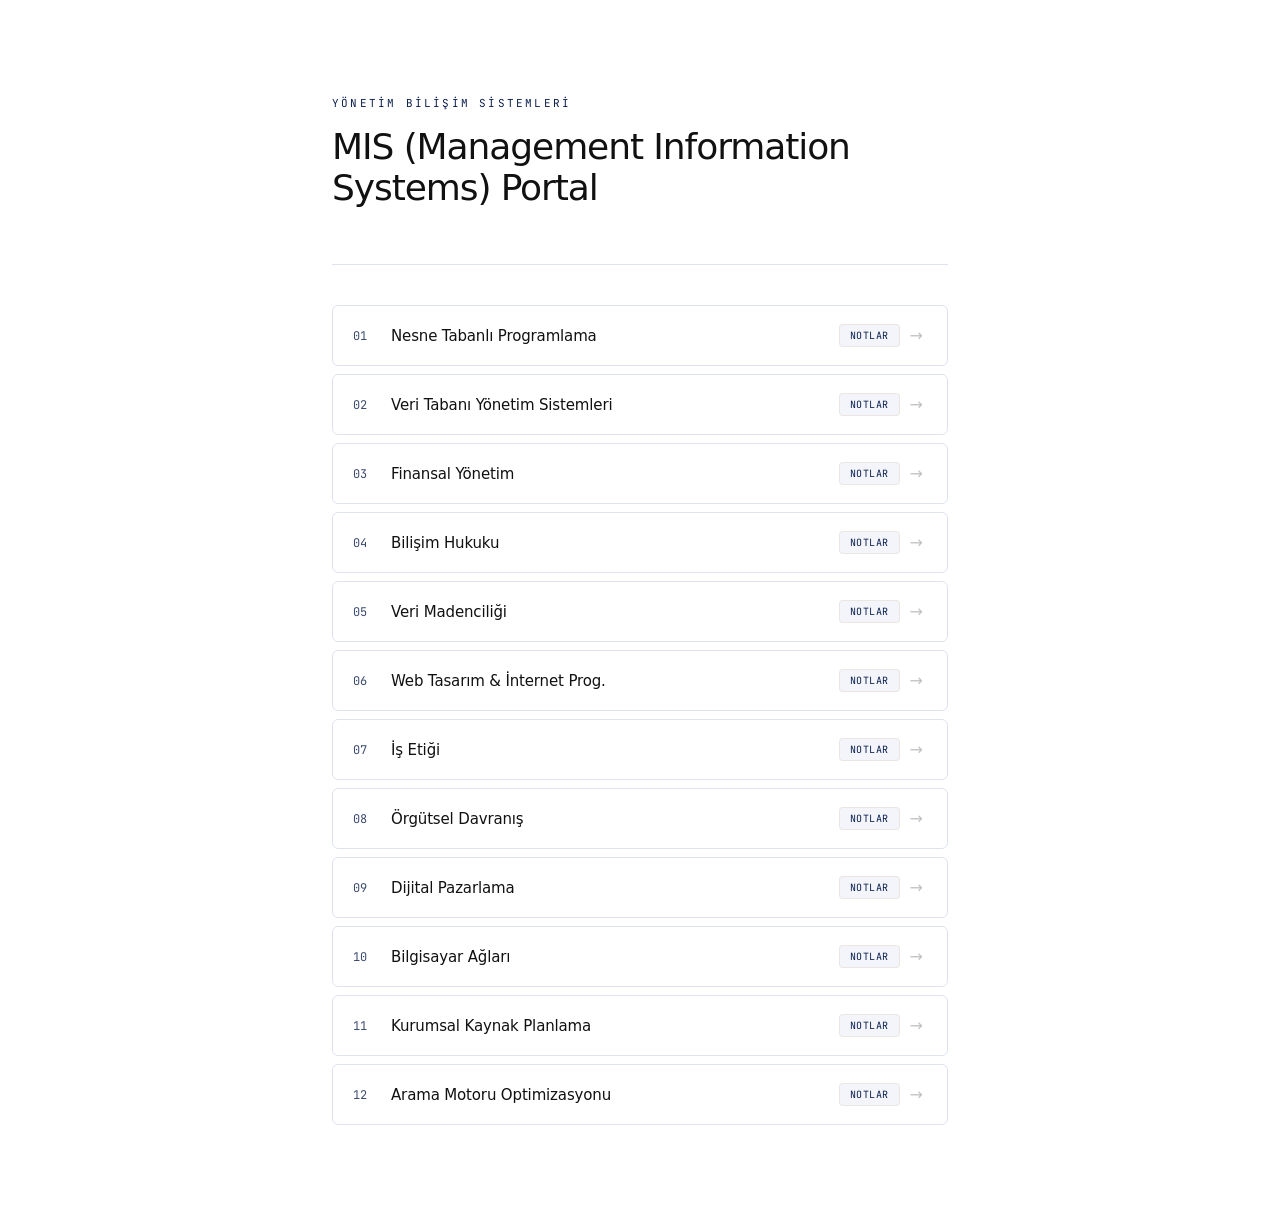
<file: index.html>
<!DOCTYPE html>
<html lang="tr">
<head>
<meta charset="UTF-8">
<meta name="viewport" content="width=device-width, initial-scale=1.0">
<title>MIS Portal</title>
<link href="https://fonts.googleapis.com/css2?family=Inter:wght@300;400;500;600&family=JetBrains+Mono:wght@400;500&display=swap" rel="stylesheet">
<style>
*,*::before,*::after{box-sizing:border-box;margin:0;padding:0}

:root {
  --bg: #0b1326;
  --surface: #121c33;
  --border: #1e2c4a;
  --text: #f4f3ef;
  --sub: #8fa0be;
  --accent: #c5a880;
  --accent-bg: rgba(197, 168, 128, 0.12);
  --tag-hover: #192744;
}

body {
  font-family: 'Inter', sans-serif;
  background: var(--bg);
  color: var(--text);
  min-height: 100vh;
  -webkit-font-smoothing: antialiased;
}

.wrapper {
  max-width: 680px;
  margin: 0 auto;
  padding: 96px 32px 80px; /* Üst boşluk biraz daha ferahlatıldı */
}

/* ── Header ── */
header {
  margin-bottom: 56px;
  animation: up .6s cubic-bezier(0.16, 1, 0.3, 1) both;
}

.site-label {
  font-family: 'JetBrains Mono', monospace;
  font-size: 11px;
  letter-spacing: .2em; /* Harf arası açılıp daha premium yapıldı */
  color: var(--accent); /* Başlık üstü etiketi altın tonuna çekildi */
  text-transform: uppercase;
  margin-bottom: 16px;
}

h1 {
  font-size: 36px;
  font-weight: 500; /* Çok kalın olmayan, rafine bir font kalınlığı */
  letter-spacing: -.03em;
  color: var(--text);
}

/* ── Divider ── */
.divider {
  height: 1px;
  background: var(--border);
  margin-bottom: 40px;
  animation: up .6s .05s cubic-bezier(0.16, 1, 0.3, 1) both;
}

/* ── List ── */
.course-list {
  display: flex;
  flex-direction: column;
  gap: 8px; /* Satırlar arası asil bir boşluk */
  animation: up .6s .1s cubic-bezier(0.16, 1, 0.3, 1) both;
}

.course-row {
  display: flex;
  align-items: center;
  justify-content: space-between;
  text-decoration: none;
  padding: 18px 20px; /* Daha geniş, premium hissettiren iç boşluk */
  background: var(--surface);
  border: 1px solid var(--border);
  border-radius: 6px;
  transition: background .2s ease, border-color .2s ease, transform .2s ease;
  color: inherit;
}

.course-row:hover {
  background: var(--tag-hover);
  border-color: var(--accent);
  transform: translateY(-2px);
}

.course-row:hover .cr-arrow {
  opacity: 1;
  transform: translateX(0);
  color: var(--accent);
}

.cr-left {
  display: flex;
  align-items: center;
  gap: 18px;
}

.cr-num {
  font-family: 'JetBrains Mono', monospace;
  font-size: 12px;
  color: var(--accent);
  opacity: 0.8;
  width: 20px;
  text-align: left;
  flex-shrink: 0;
}

.cr-name {
  font-size: 15px;
  font-weight: 400;
  color: var(--text);
  letter-spacing: -0.01em;
}

.cr-right {
  display: flex;
  align-items: center;
  gap: 14px;
}

.cr-badge {
  font-family: 'JetBrains Mono', monospace;
  font-size: 10px;
  padding: 4px 10px;
  border-radius: 4px;
  letter-spacing: .05em;
  text-transform: uppercase;
}

.cr-badge.has {
  background: var(--accent-bg);
  color: var(--accent);
  border: 1px solid rgba(197, 168, 128, 0.2);
}

.cr-badge.empty {
  background: rgba(255, 255, 255, 0.03);
  color: var(--sub);
  border: 1px solid rgba(255, 255, 255, 0.05);
}

.cr-arrow {
  font-size: 16px;
  color: var(--sub);
  opacity: 0.3;
  transform: translateX(-4px);
  transition: opacity .2s ease, transform .2s ease, color .2s ease;
}

/* ── Footer ── */
footer {
  margin-top: 64px;
  padding-top: 24px;
  border-top: 1px solid var(--border);
  animation: up .6s .15s cubic-bezier(0.16, 1, 0.3, 1) both;
}

.ft {
  font-family: 'JetBrains Mono', monospace;
  font-size: 11px;
  color: var(--sub);
  opacity: 0.5;
  letter-spacing: .1em;
}

@keyframes up {
  from { opacity: 0; transform: translateY(16px); }
  to { opacity: 1; transform: translateY(0); }
}

@media(max-width:500px){
  .wrapper { padding: 48px 20px 60px; }
  h1 { font-size: 28px; }
  .cr-badge { display: none; }
}
</style>
<link rel="stylesheet" href="theme.css">
</head>
<body>

<div class="wrapper">

  <header>
    <p class="site-label">Yönetim Bilişim Sistemleri</p>
    <h1>MIS (Management Information Systems) Portal</h1>
  </header>

  <div class="divider"></div>

  <div class="course-list">

    <a href="nesneTaban.html" class="course-row">
      <div class="cr-left">
        <span class="cr-num">01</span>
        <span class="cr-name">Nesne Tabanlı Programlama</span>
      </div>
      <div class="cr-right">
        <span class="cr-badge has">notlar</span>
        <span class="cr-arrow">→</span>
      </div>
    </a>

    <a href="veriTabani.html" class="course-row">
      <div class="cr-left">
        <span class="cr-num">02</span>
        <span class="cr-name">Veri Tabanı Yönetim Sistemleri</span>
      </div>
      <div class="cr-right">
        <span class="cr-badge has">notlar</span>
        <span class="cr-arrow">→</span>
      </div>
    </a>

    <a href="finans.html" class="course-row">
      <div class="cr-left">
        <span class="cr-num">03</span>
        <span class="cr-name">Finansal Yönetim</span>
      </div>
      <div class="cr-right">
        <span class="cr-badge has">notlar</span>
        <span class="cr-arrow">→</span>
      </div>
    </a>

    <a href="bilisimHukuk.html" class="course-row">
      <div class="cr-left">
        <span class="cr-num">04</span>
        <span class="cr-name">Bilişim Hukuku</span>
      </div>
      <div class="cr-right">
        <span class="cr-badge has">notlar</span>
        <span class="cr-arrow">→</span>
      </div>
    </a>

    <a href="dataMining.html" class="course-row">
      <div class="cr-left">
        <span class="cr-num">05</span>
        <span class="cr-name">Veri Madenciliği</span>
      </div>
      <div class="cr-right">
        <span class="cr-badge has">notlar</span>
        <span class="cr-arrow">→</span>
      </div>
    </a>

    <a href="webDesign.html" class="course-row">
      <div class="cr-left">
        <span class="cr-num">06</span>
        <span class="cr-name">Web Tasarım & İnternet Prog.</span>
      </div>
      <div class="cr-right">
        <span class="cr-badge has">notlar</span>
        <span class="cr-arrow">→</span>
      </div>
    </a>

    <a href="isEtigi.html" class="course-row">
      <div class="cr-left">
        <span class="cr-num">07</span>
        <span class="cr-name">İş Etiği</span>
      </div>
      <div class="cr-right">
        <span class="cr-badge has">notlar</span>
        <span class="cr-arrow">→</span>
      </div>
    </a>

    <a href="organization.html" class="course-row">
      <div class="cr-left">
        <span class="cr-num">08</span>
        <span class="cr-name">Örgütsel Davranış</span>
      </div>
      <div class="cr-right">
        <span class="cr-badge has">notlar</span>
        <span class="cr-arrow">→</span>
      </div>
    </a>

    <a href="marketing.html" class="course-row">
      <div class="cr-left">
        <span class="cr-num">09</span>
        <span class="cr-name">Dijital Pazarlama</span>
      </div>
      <div class="cr-right">
        <span class="cr-badge has">notlar</span>
        <span class="cr-arrow">→</span>
      </div>
    </a>


    <a href="bilgisayar-aglari.html" class="course-row">
      <div class="cr-left">
        <span class="cr-num">10</span>
        <span class="cr-name">Bilgisayar Ağları</span>
      </div>
      <div class="cr-right">
        <span class="cr-badge has">notlar</span>
        <span class="cr-arrow">→</span>
      </div>
    </a>

    <a href="kkp.html" class="course-row">
      <div class="cr-left">
        <span class="cr-num">11</span>
        <span class="cr-name">Kurumsal Kaynak Planlama</span>
      </div>
      <div class="cr-right">
        <span class="cr-badge has">notlar</span>
        <span class="cr-arrow">→</span>
      </div>
    </a>

    <a href="seo.html" class="course-row">
      <div class="cr-left">
        <span class="cr-num">12</span>
        <span class="cr-name">Arama Motoru Optimizasyonu</span>
      </div>
      <div class="cr-right">
        <span class="cr-badge has">notlar</span>
        <span class="cr-arrow">→</span>
      </div>
    </a>

  </div>

</div>

<script src="theme.js" defer></script>
</body>
</html>
</file>
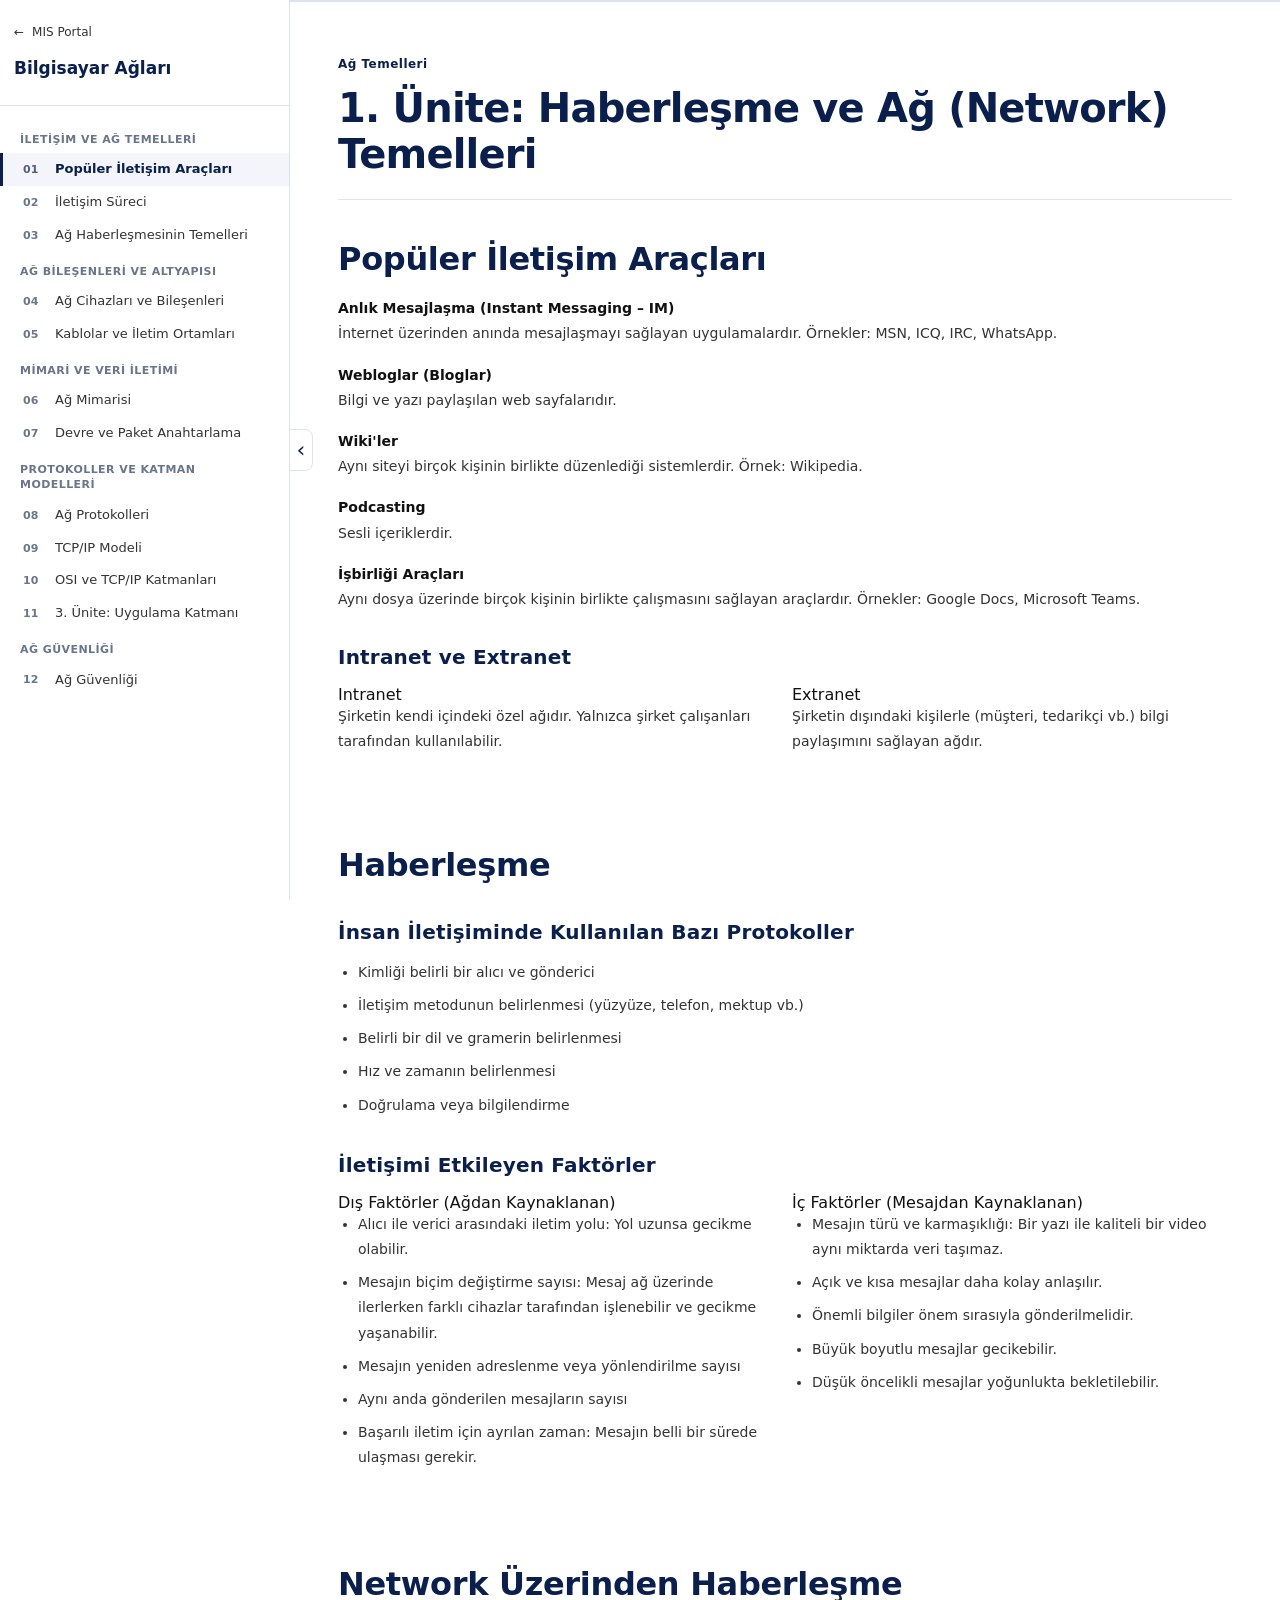
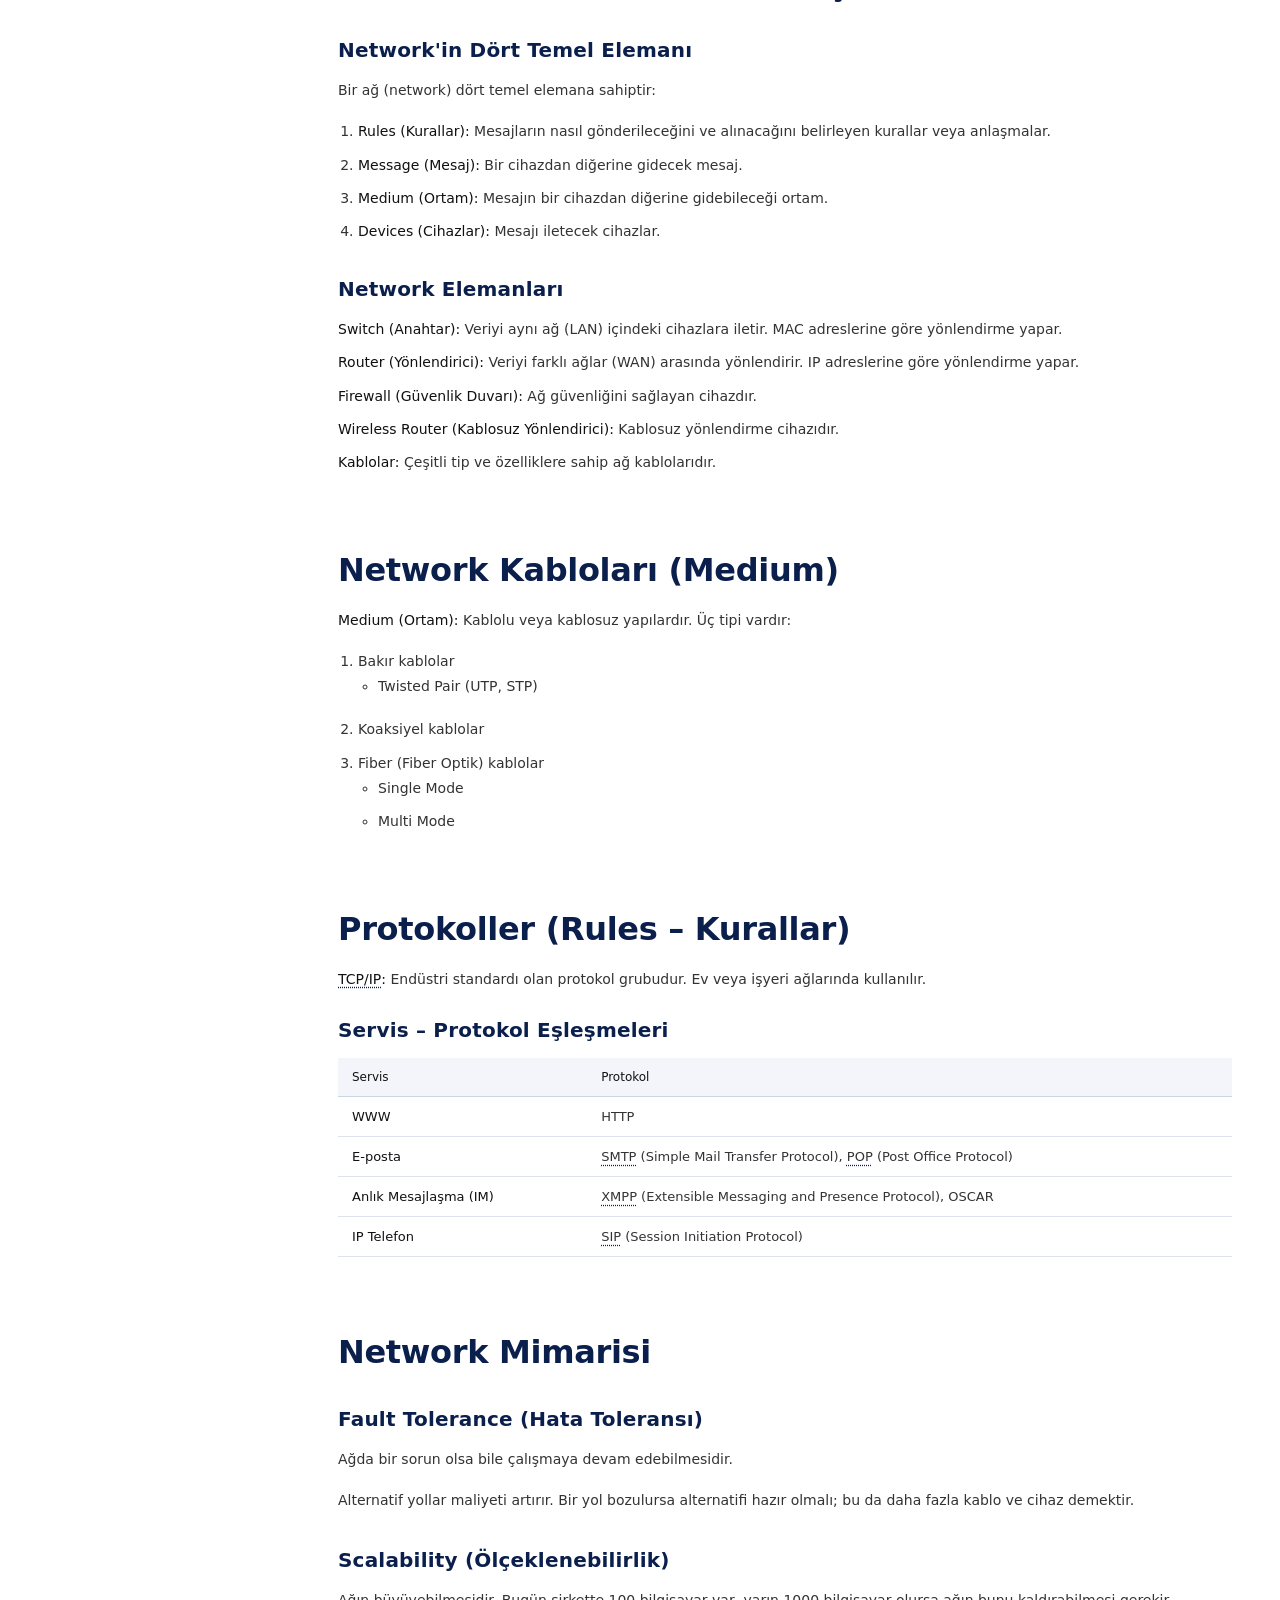
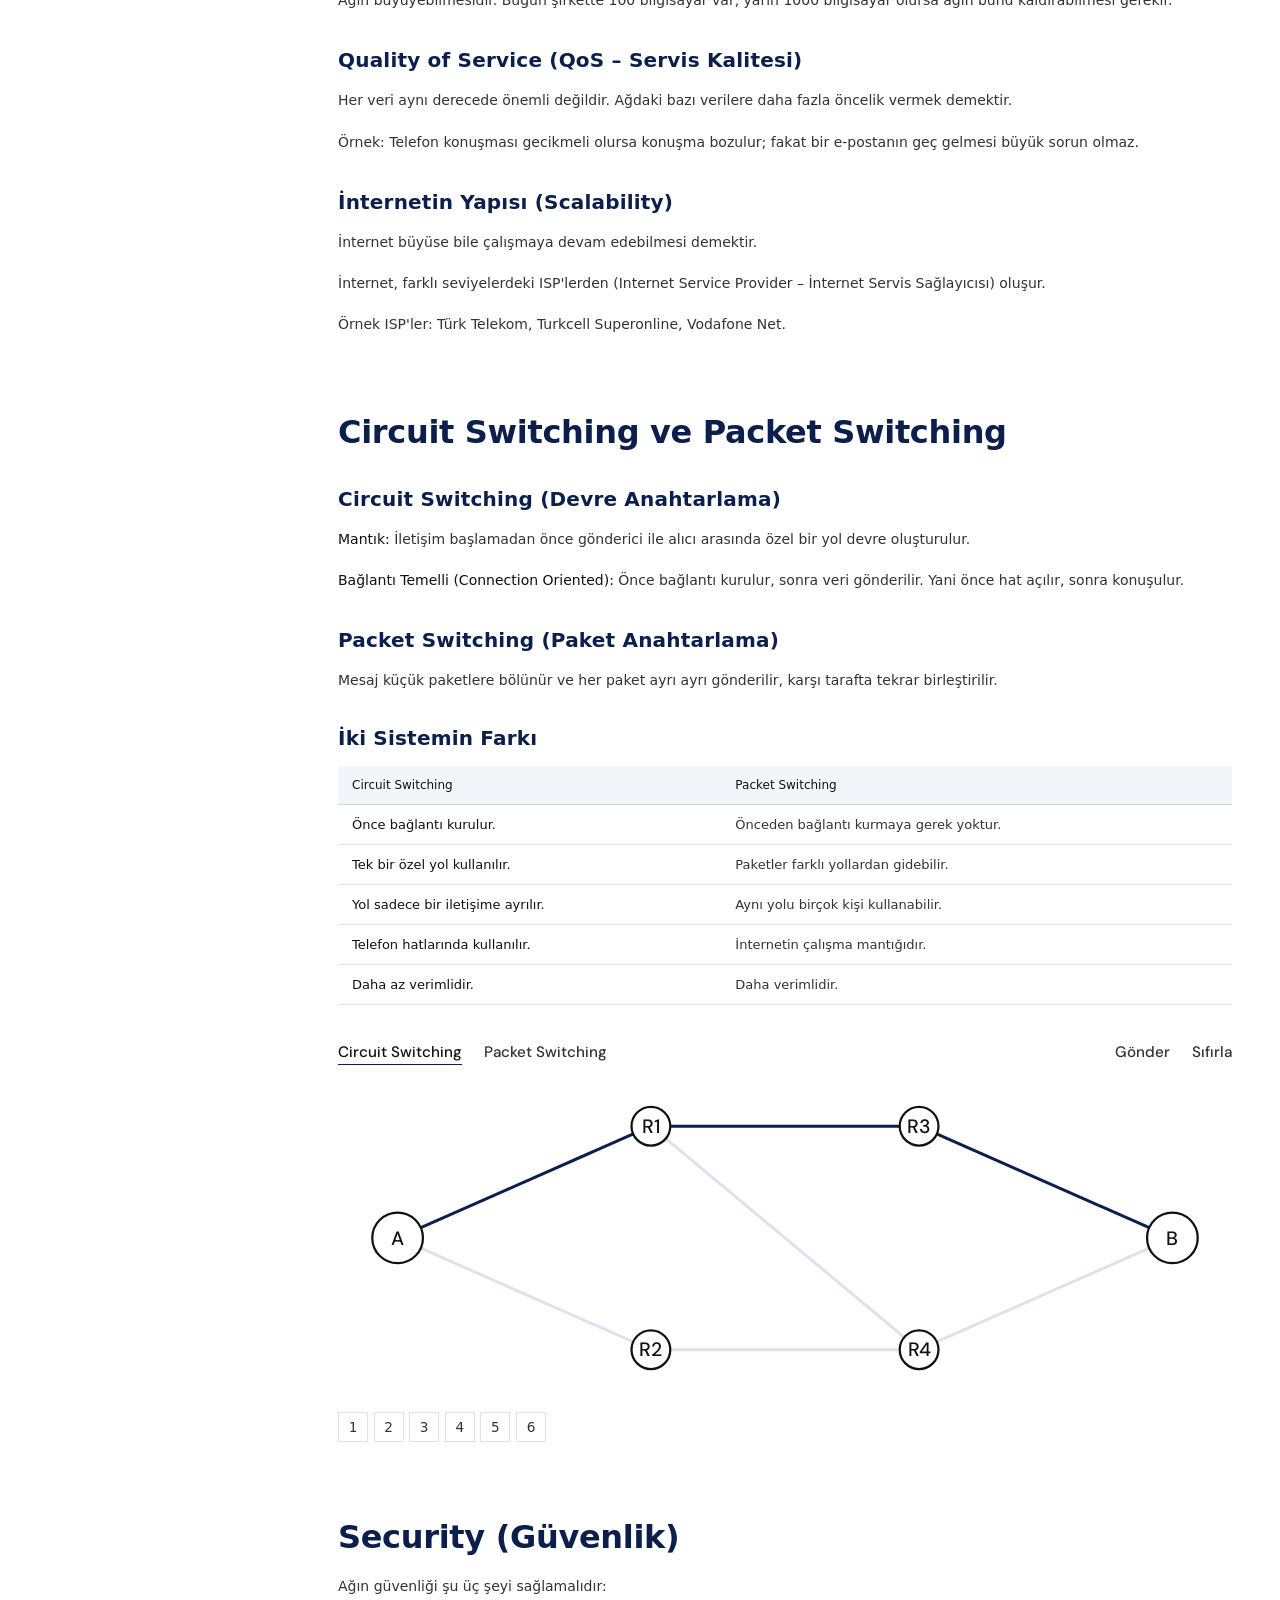
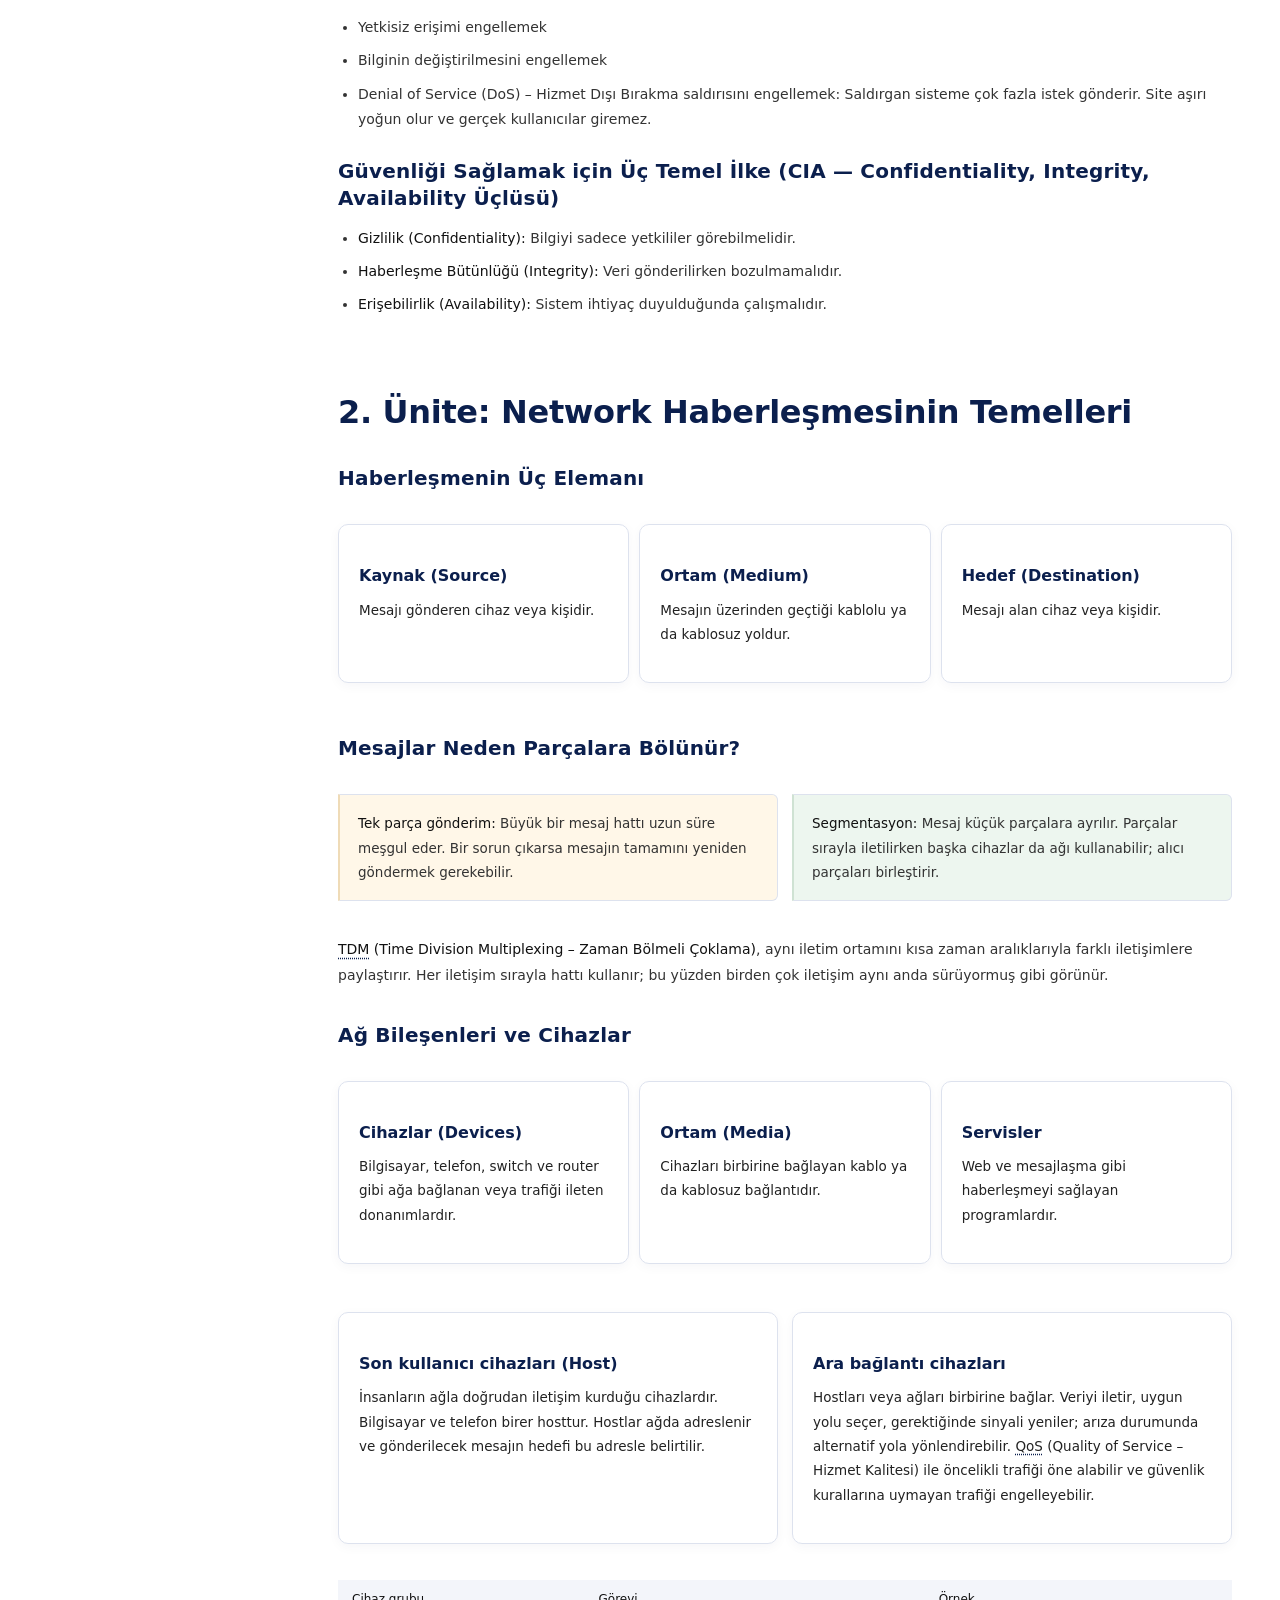
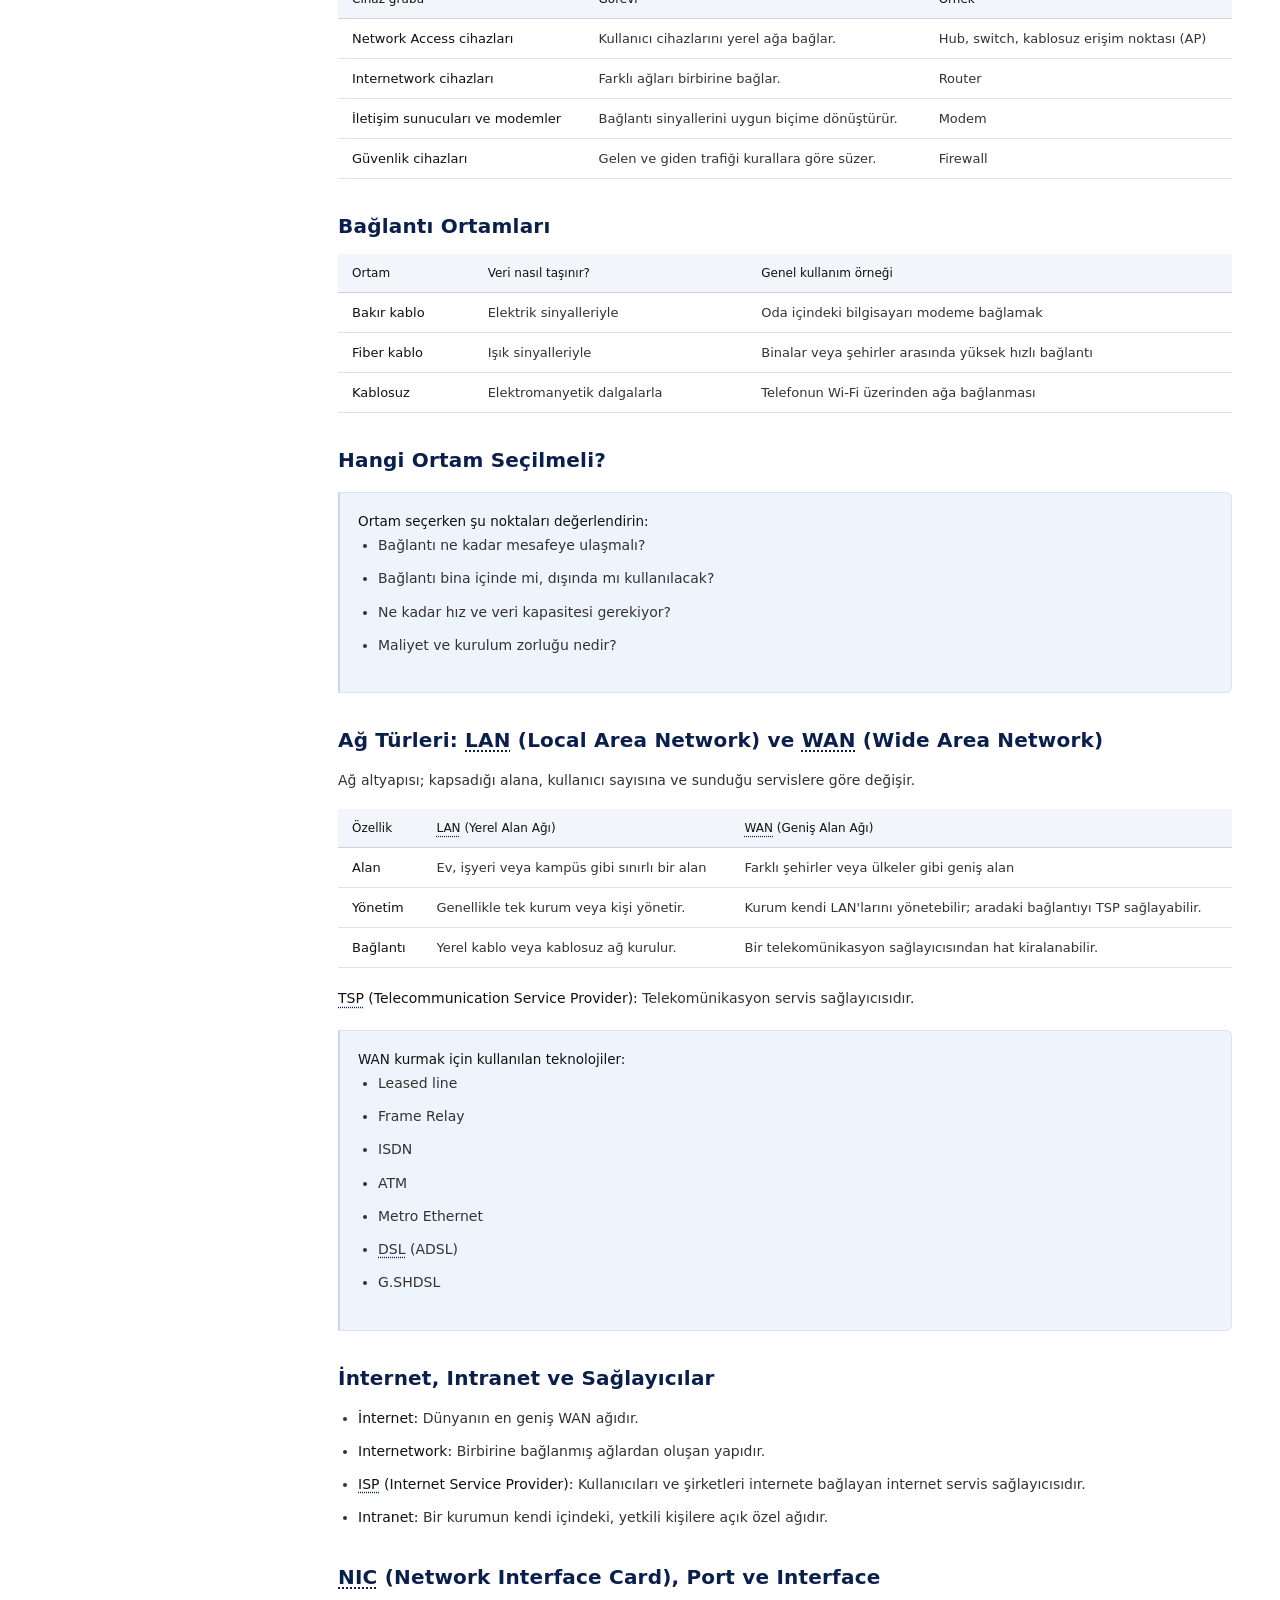
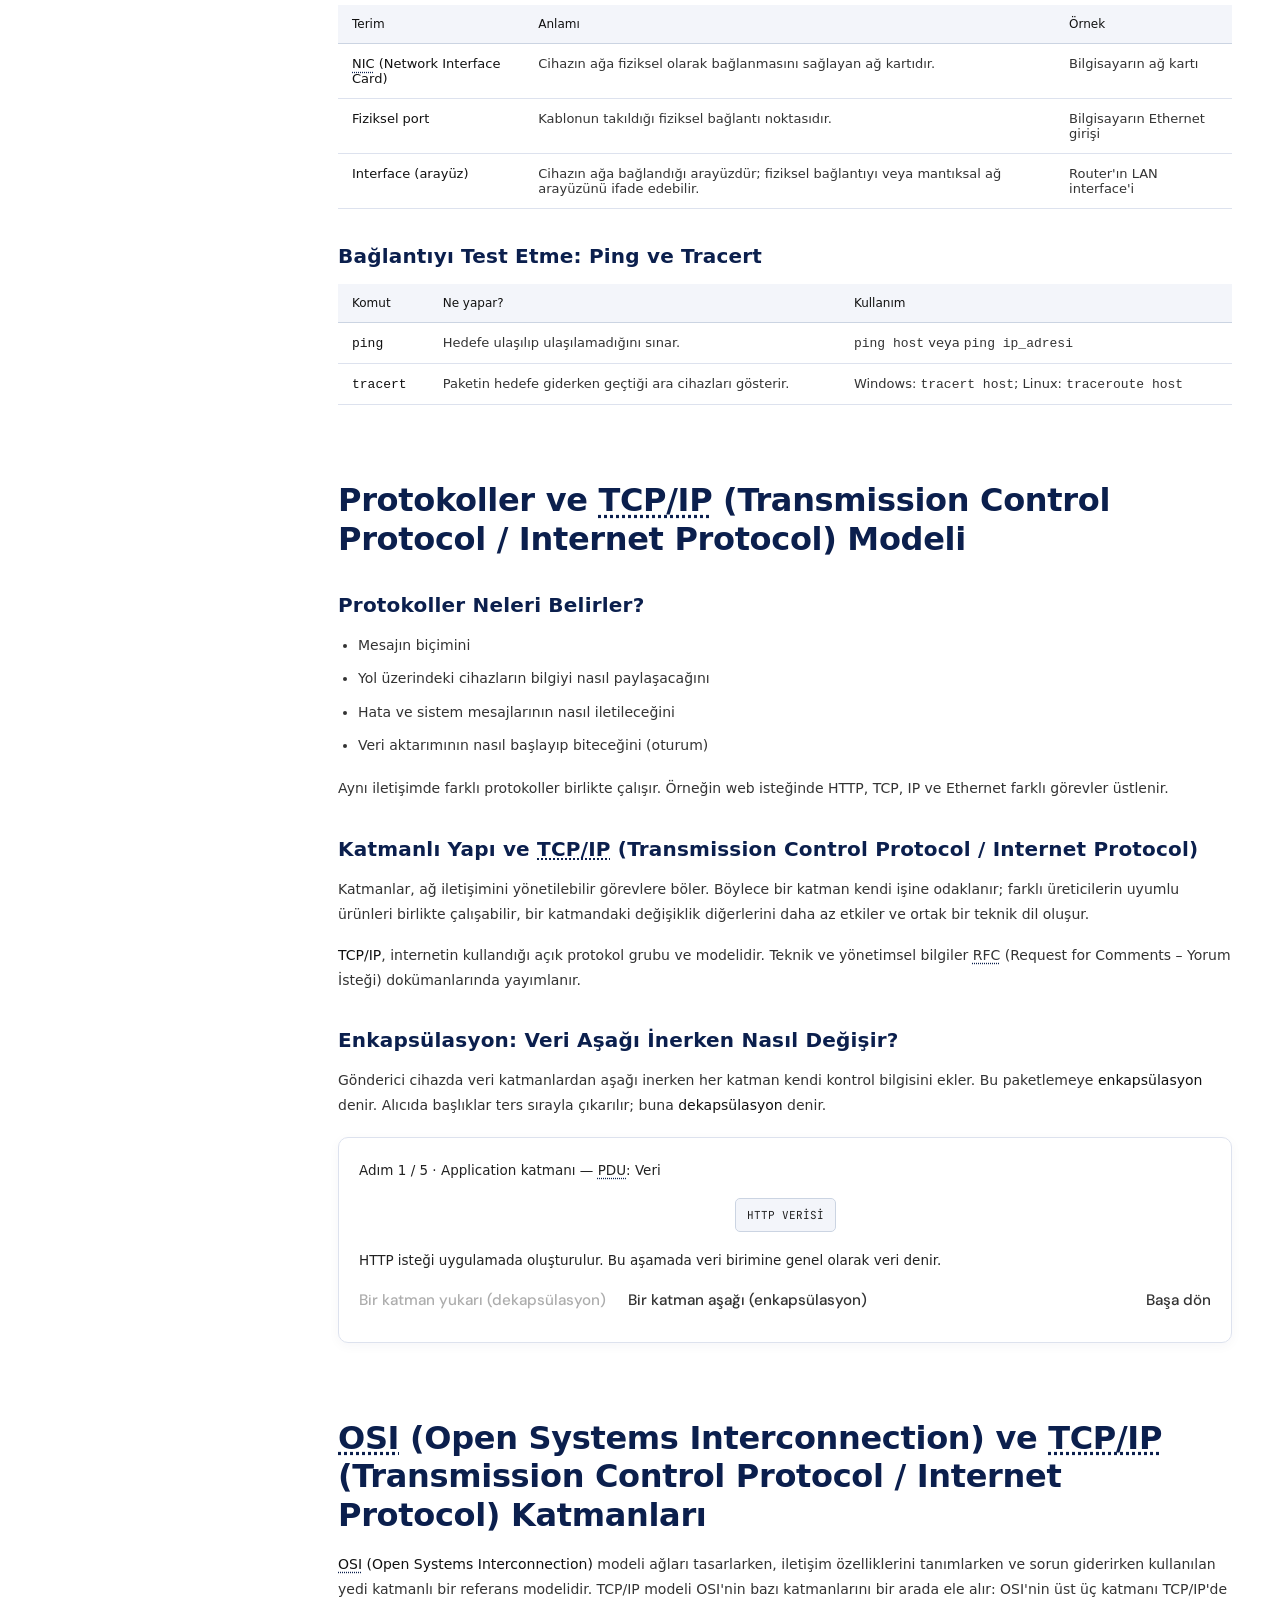
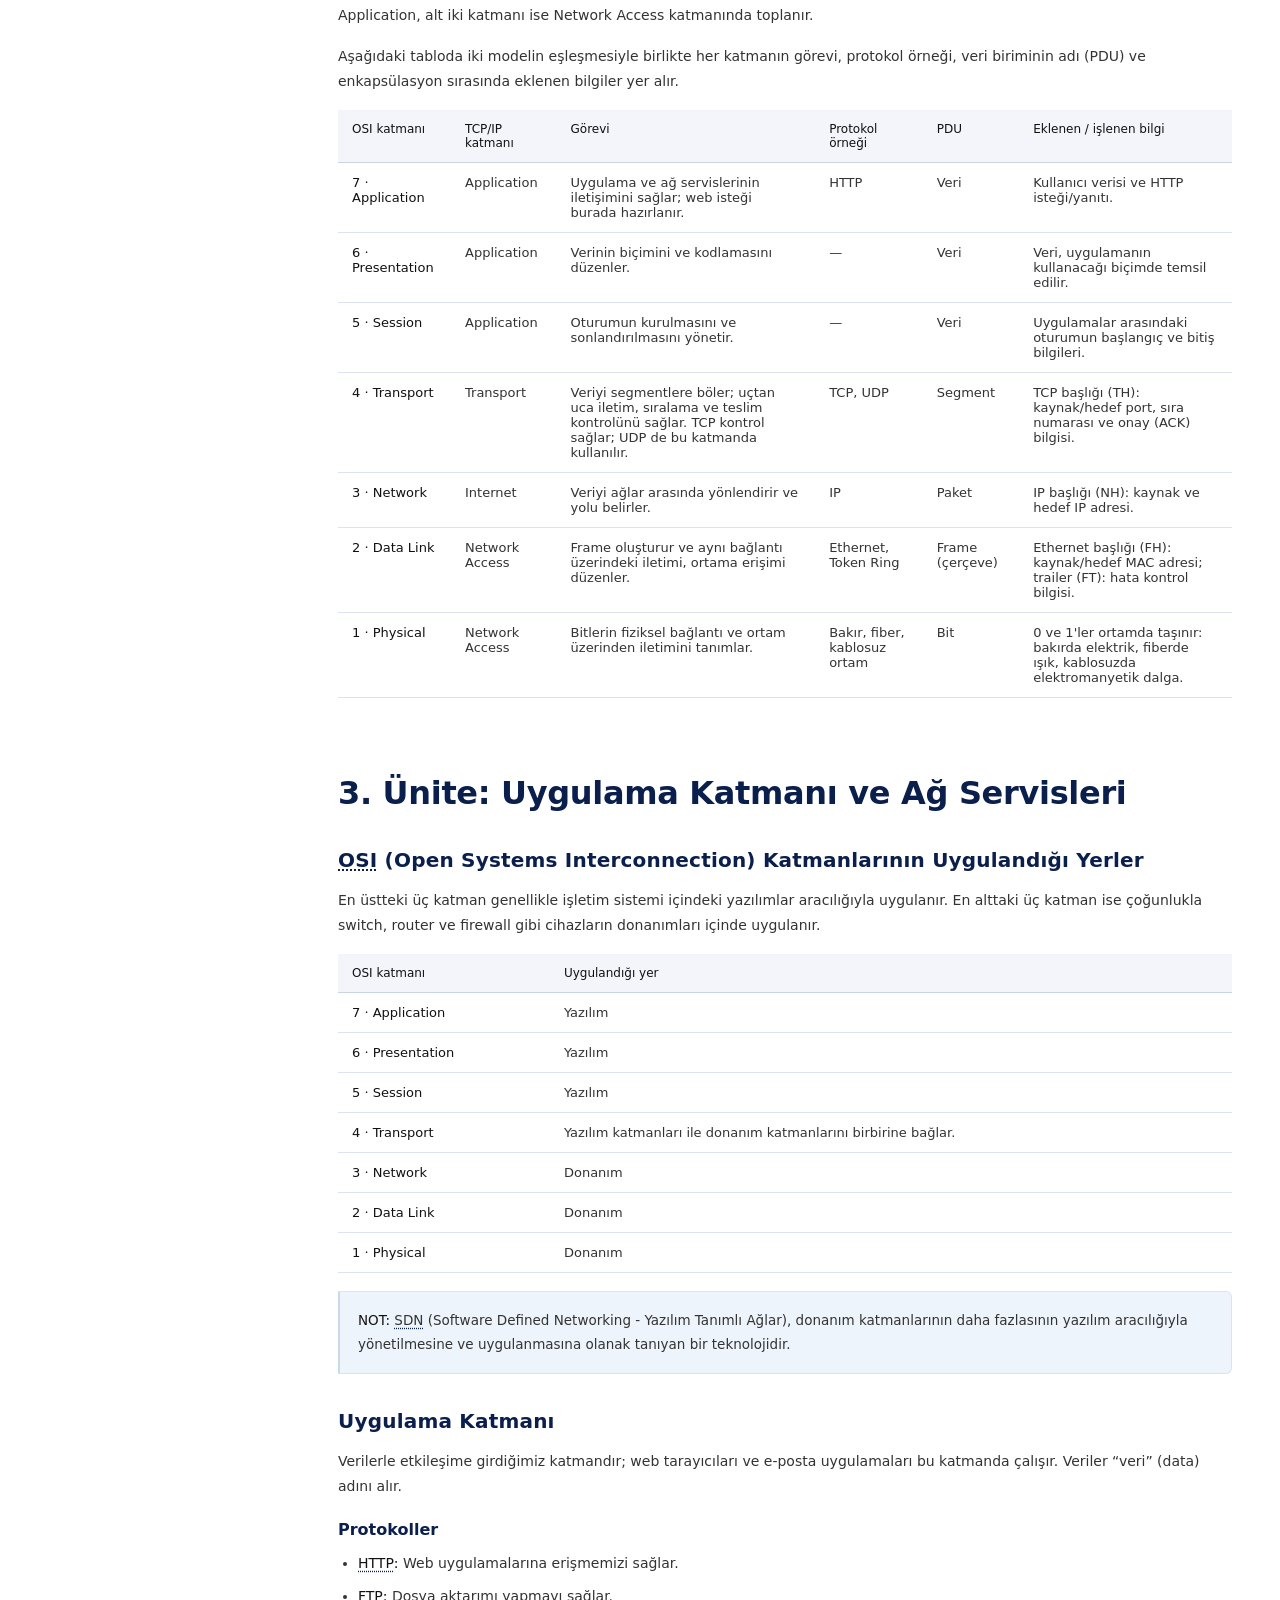
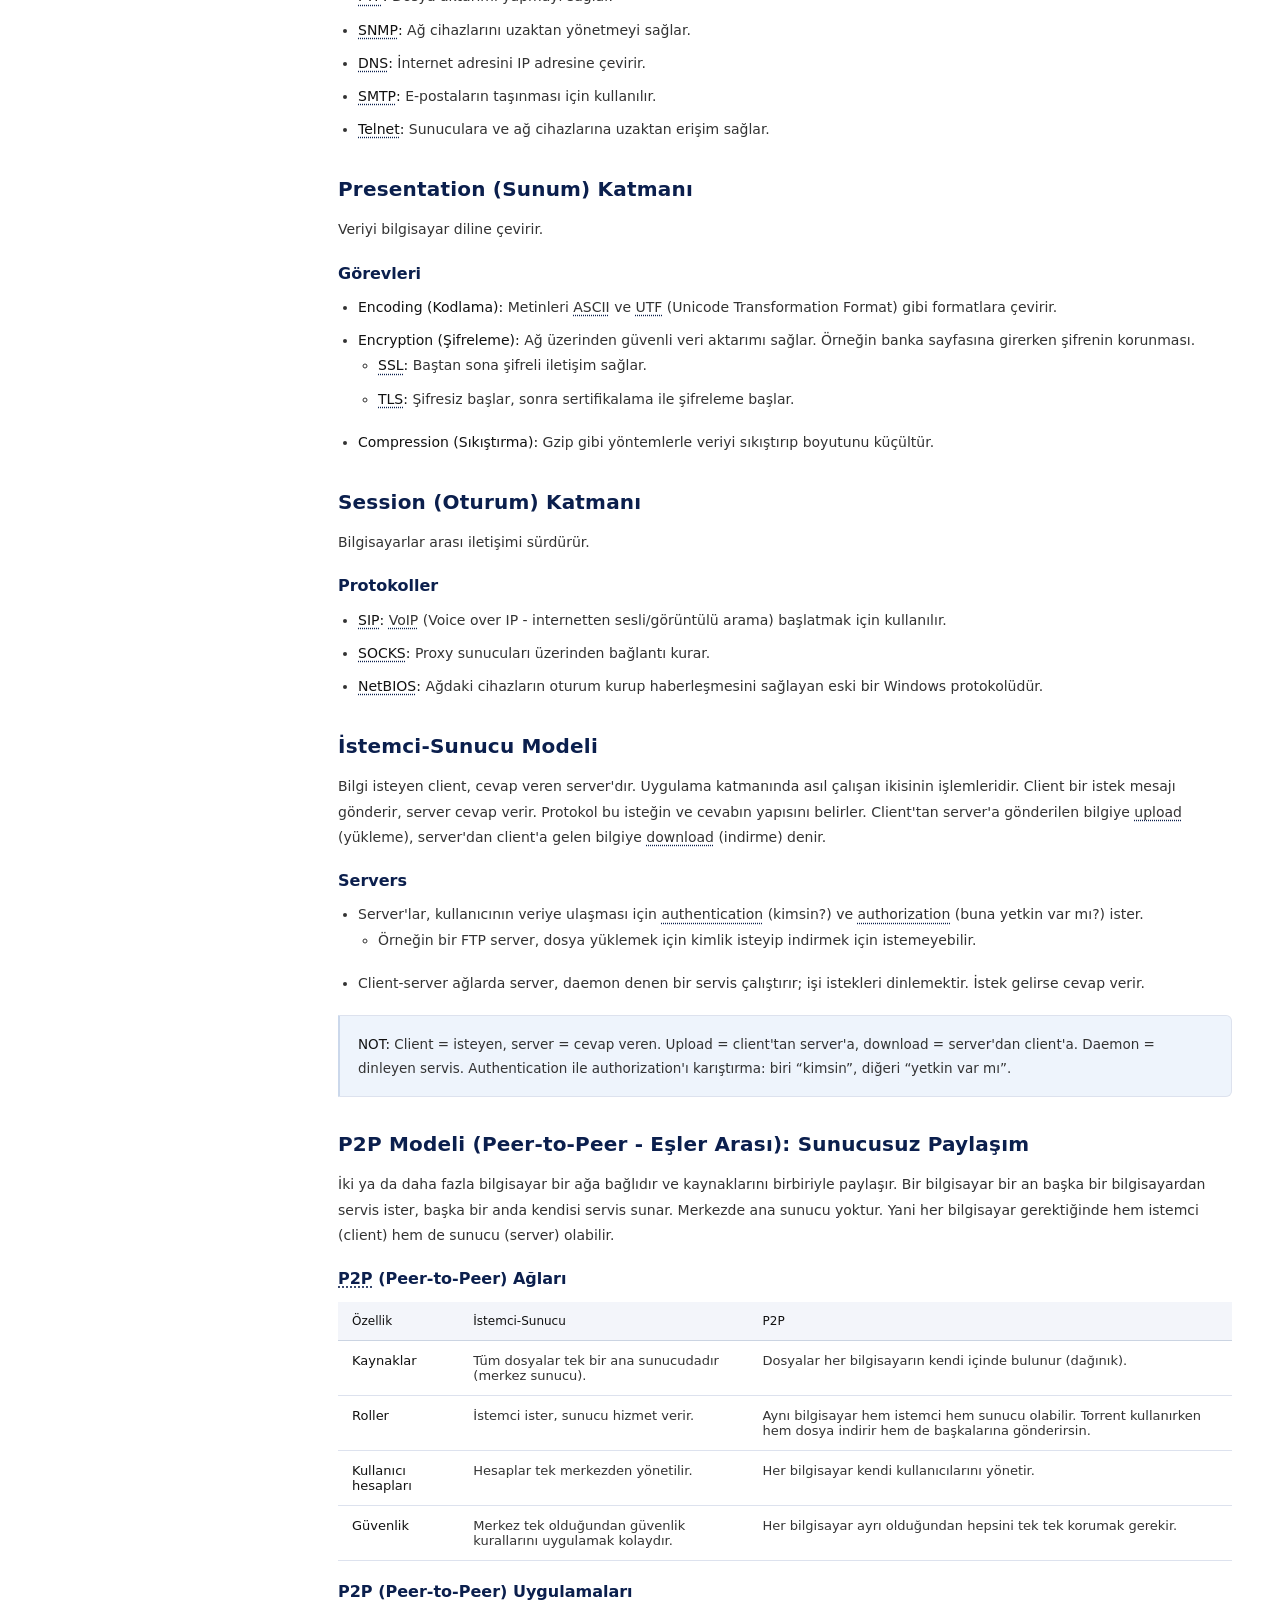
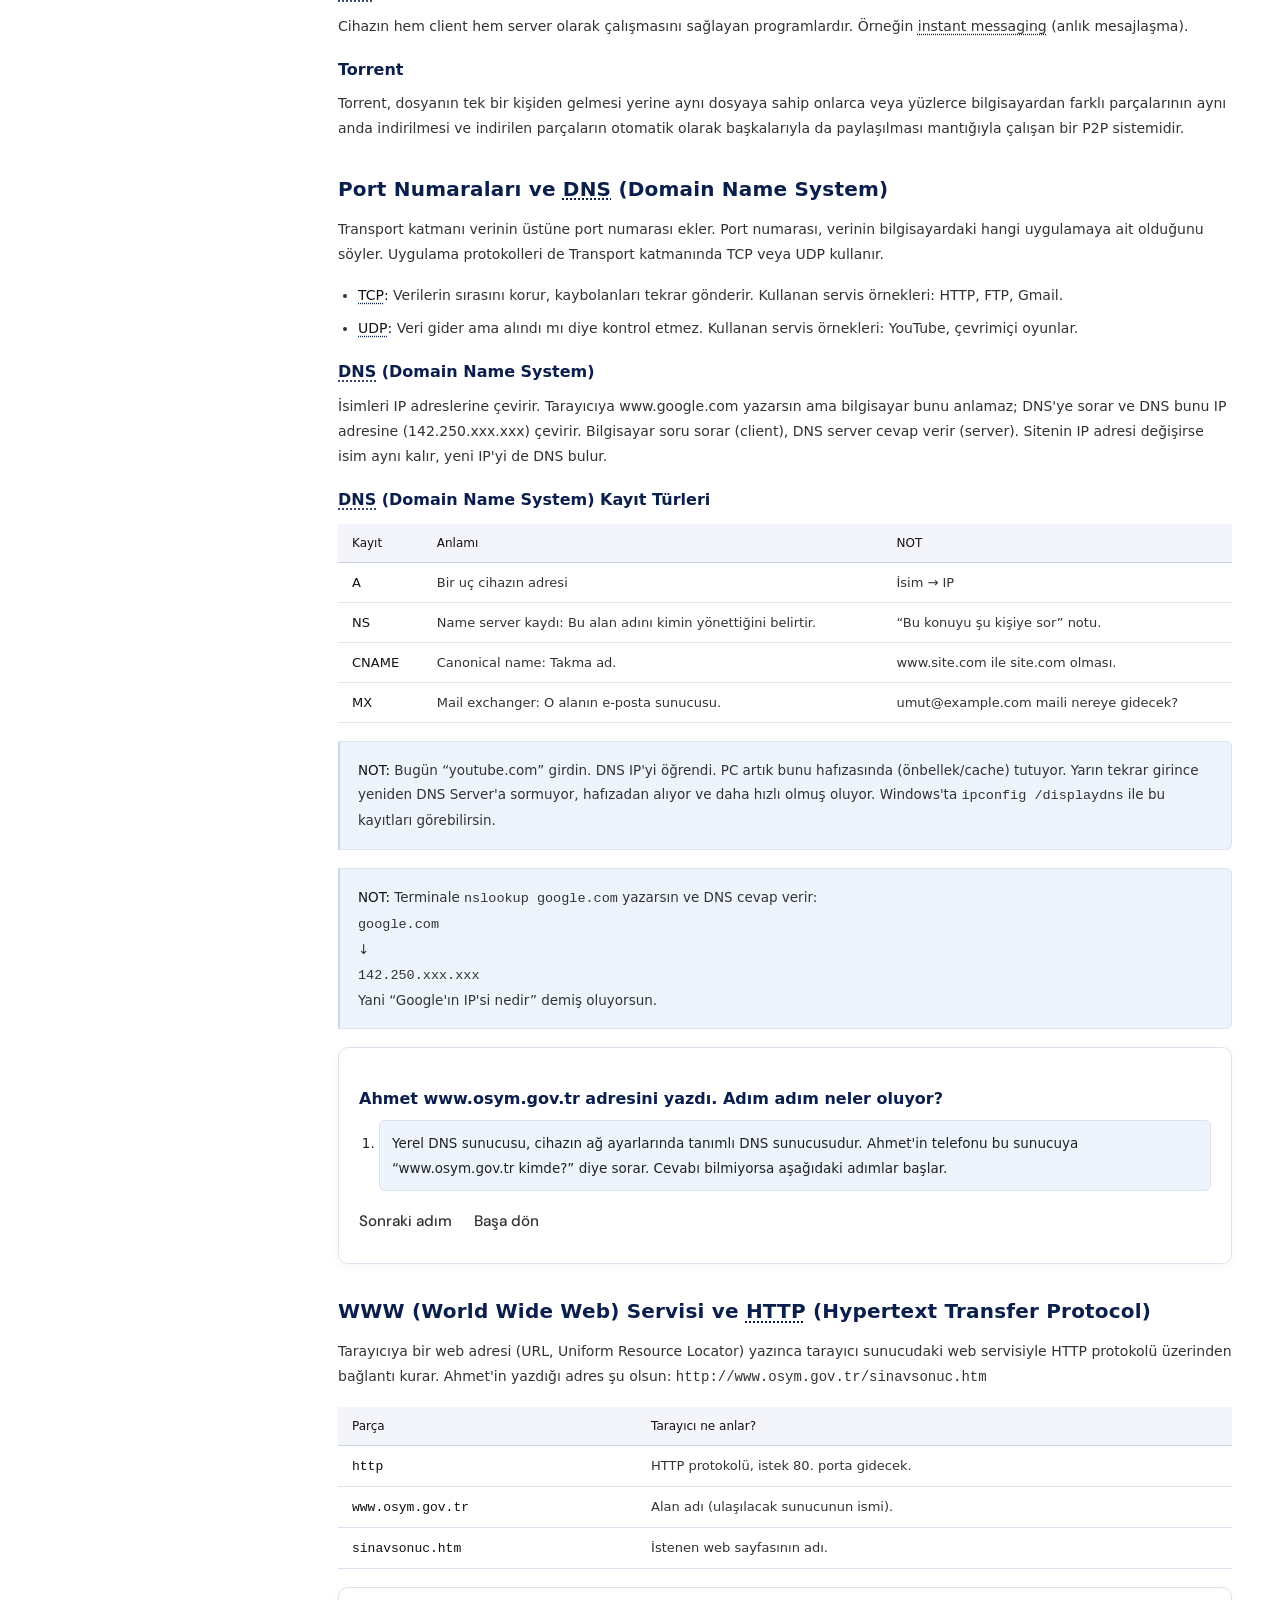
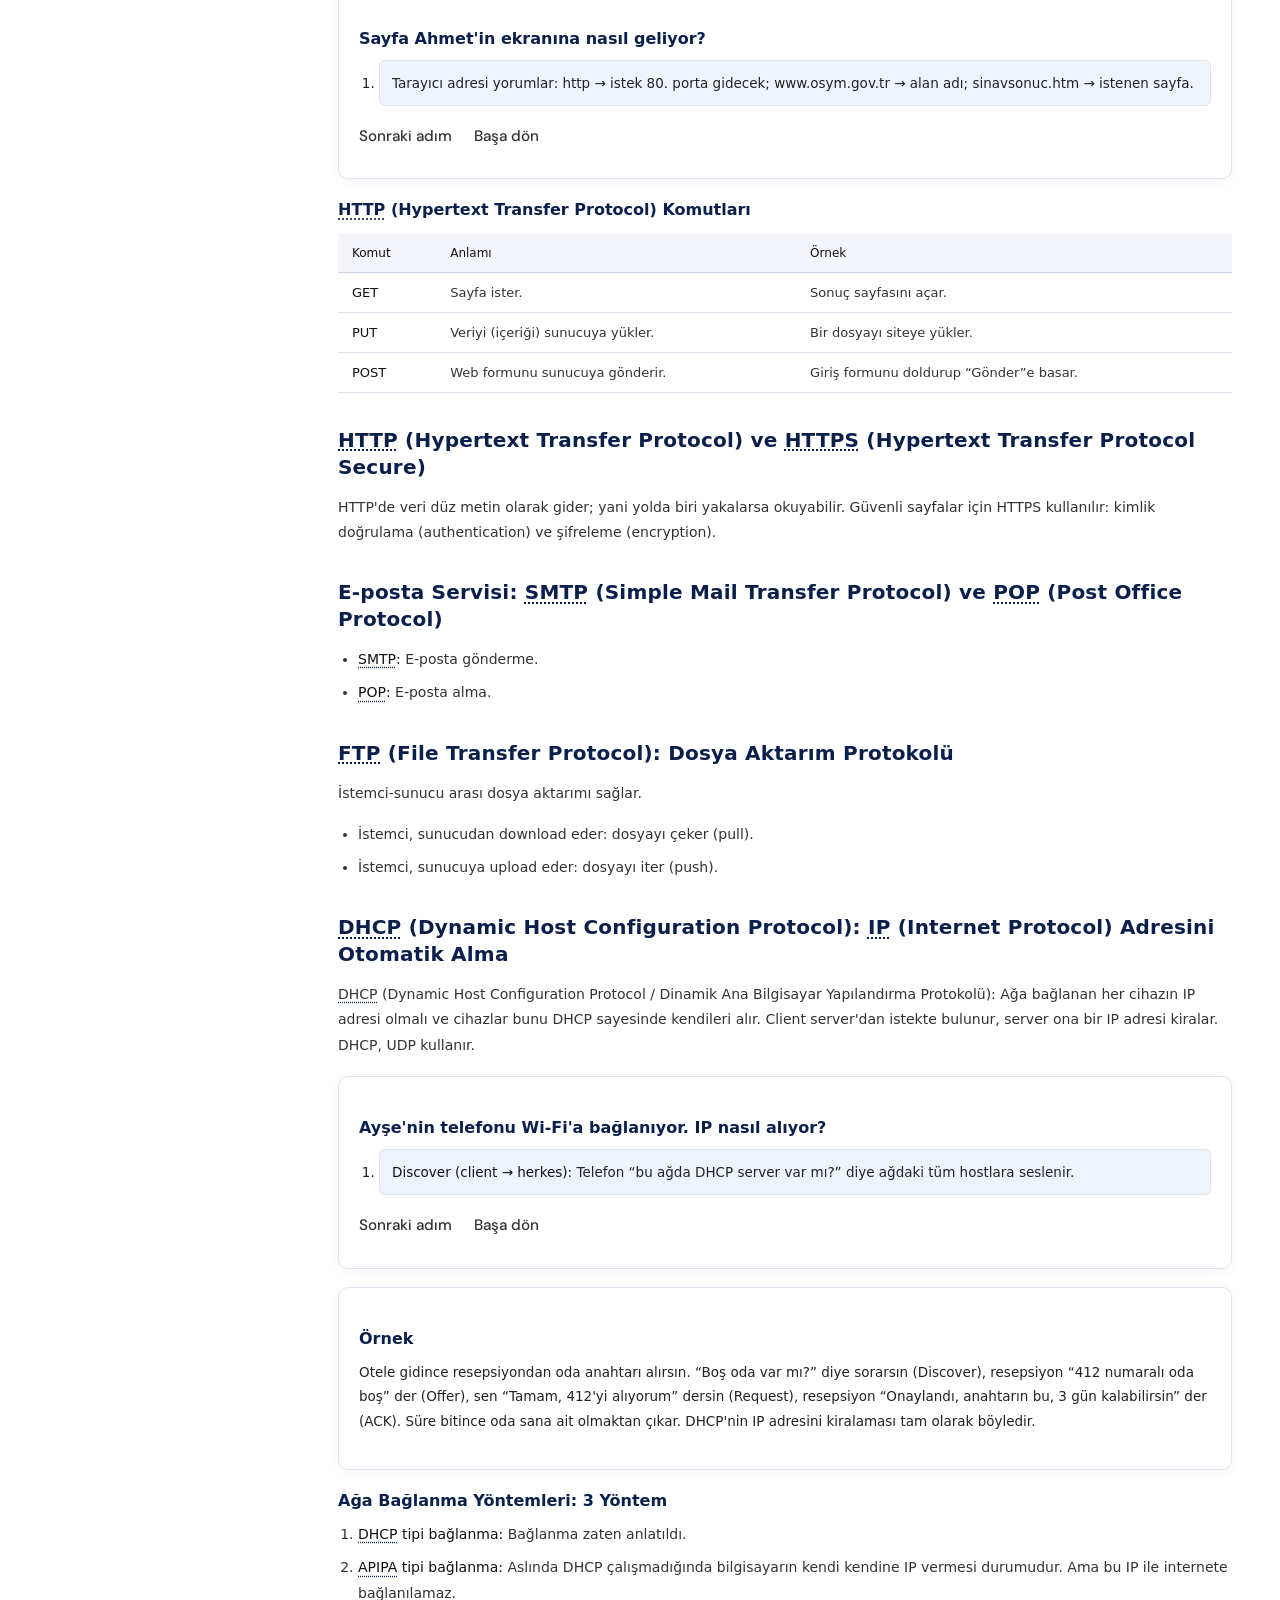
<file: bilgisayar-aglari.html>
<!DOCTYPE html>
<html lang="tr">
<head>
<meta charset="UTF-8">
<meta name="viewport" content="width=device-width, initial-scale=1">
<title>Bilgisayar Ağları</title>
<link href="https://fonts.googleapis.com/css2?family=Crimson+Pro:ital,wght@0,300;0,400;0,600;1,300;1,400&family=JetBrains+Mono:wght@400;500&family=DM+Sans:wght@300;400;500;600&display=swap" rel="stylesheet">
<style>
:root {
  --bg:#0b1326;
  --surface:#121c33;
  --surface2:#172240;
  --border:#1e2c4a;
  --border2:#253660;
  --text:#f0ede6;
  --sub:#7a8fb5;
  --muted:#3d527a;
  --accent:#c5a880;
  --accent-dim:rgba(197,168,128,.15);
  --accent-border:rgba(197,168,128,.25);
  --info-bg:rgba(59,130,246,.1);
  --info-text:#7ab4f5;
  --info-border:rgba(59,130,246,.2);
  --success-bg:rgba(34,197,94,.08);
  --success-text:#6bcf8a;
  --success-border:rgba(34,197,94,.18);
  --warn-bg:rgba(245,158,11,.08);
  --warn-text:#e8a83a;
  --warn-border:rgba(245,158,11,.2);
  --danger-bg:rgba(239,68,68,.08);
  --danger-text:#f08080;
  --danger-border:rgba(239,68,68,.2);
  --purple-bg:rgba(139,92,246,.08);
  --purple-text:#a78bfa;
  --purple-border:rgba(139,92,246,.2);
  --sidebar-w:240px;
  --font:'DM Sans','Segoe UI',sans-serif;
  color-scheme:dark;
}
*{box-sizing:border-box;margin:0;padding:0}
html{scroll-behavior:smooth}
body{font-family:var(--font);background:var(--bg);color:var(--text);min-height:100vh;-webkit-font-smoothing:antialiased}
img,svg{max-width:100%;display:block}
a{color:inherit;text-decoration:none}
button{font:inherit}
:focus-visible{outline:2px solid var(--accent);outline-offset:3px}
.progress-bar{position:fixed;top:0;left:var(--sidebar-w);right:0;height:2px;background:var(--border);z-index:200}
.progress-fill{height:100%;width:0;background:var(--accent);transition:width .1s}
.layout{display:flex;min-height:100vh}
.sidebar{width:var(--sidebar-w);height:100vh;background:var(--surface);border-right:1px solid var(--border);position:fixed;inset:0 auto 0 0;display:flex;flex-direction:column;z-index:100;overflow-y:auto}
.sidebar::-webkit-scrollbar{width:3px}.sidebar::-webkit-scrollbar-thumb{background:var(--border2);border-radius:2px}
.sidebar-header{padding:28px 20px 20px;border-bottom:1px solid var(--border)}
.sidebar-back{display:flex;align-items:center;gap:8px;text-decoration:none;font:10px 'JetBrains Mono',monospace;letter-spacing:.12em;color:var(--sub);text-transform:uppercase;margin-bottom:16px}
.sidebar-back:hover{color:var(--accent)}
.sidebar-course{font:9px 'JetBrains Mono',monospace;letter-spacing:.16em;color:var(--accent);text-transform:uppercase;margin-bottom:6px}
.sidebar-title{font:600 20px/1.2 'Crimson Pro',serif;color:var(--text)}
.sidebar-nav{padding:16px 0 24px;flex:1}
.nav-section-label{font:9px 'JetBrains Mono',monospace;letter-spacing:.15em;color:var(--muted);text-transform:uppercase;padding:0 20px;margin:12px 0 6px}
.nav-item{display:flex;align-items:center;gap:10px;padding:8px 20px;text-decoration:none;font-size:12.5px;color:var(--sub);transition:all .2s;border-left:2px solid transparent;cursor:pointer;background:none;border-right:0;border-top:0;border-bottom:0;width:100%;text-align:left;line-height:1.4}
.nav-item:hover{color:var(--text);background:rgba(255,255,255,.03)}
.nav-item.active{color:var(--accent);border-left-color:var(--accent);background:var(--accent-dim)}
.nav-item-num{font:9px 'JetBrains Mono',monospace;color:var(--muted);flex-shrink:0;width:16px}
.nav-item.active .nav-item-num{color:var(--accent);opacity:.7}
.main{margin-left:var(--sidebar-w);flex:1;padding:64px 56px 120px;max-width:calc(920px + var(--sidebar-w));width:100%}
.mobile-toggle{display:none;position:fixed;left:18px;top:18px;z-index:130;width:44px;height:44px;border-radius:12px;border:1px solid var(--border);background:var(--surface);color:var(--text);align-items:center;justify-content:center;cursor:pointer;box-shadow:0 5px 18px rgba(0,0,0,.2)}
.page-header{margin-bottom:58px;padding-bottom:30px;border-bottom:1px solid var(--border)}
.page-title{font:300 46px/1.08 'Crimson Pro',serif;color:var(--text);letter-spacing:-.02em}
.page-kicker{font:10px 'JetBrains Mono',monospace;letter-spacing:.16em;color:var(--accent);text-transform:uppercase;margin-bottom:12px}
.unit{margin-bottom:76px;scroll-margin-top:36px;animation:fadeUp .5s ease both}
@keyframes fadeUp{from{opacity:0;transform:translateY(8px)}to{opacity:1;transform:none}}
.unit h2{font:400 32px/1.2 'Crimson Pro',serif;color:var(--text);letter-spacing:-.01em;margin:0 0 18px}
.unit .unit-header{display:flex;align-items:flex-start;gap:20px;margin-bottom:24px}
.unit .unit-num-block{flex-shrink:0;display:flex;flex-direction:column;align-items:center;padding-top:6px}
.unit .unit-num{font:10px 'JetBrains Mono',monospace;letter-spacing:.15em;color:var(--accent);opacity:.7}
.unit .unit-line{width:1px;height:28px;background:var(--border);margin-top:8px}
.unit > h3{font:500 20px/1.35 'Crimson Pro',serif;letter-spacing:.01em;color:var(--accent);margin:34px 0 14px}
.unit h4{font-size:16px;line-height:1.4;font-weight:600;color:var(--text);margin:20px 0 10px}
.unit p,.unit li,.unit dd,.unit dt{font-size:14px;line-height:1.8;color:var(--sub)}
.unit p{margin:0 0 1rem}
.unit ul,.unit ol{padding-left:20px;margin:0 0 1.15rem}
.unit li{margin-bottom:8px}
.unit strong{color:var(--text);font-weight:500}
.unit em{color:var(--sub)}
.unit dl{margin:0}
.unit dt{font-weight:700;margin-top:1rem;color:var(--text)}
.unit dd{margin:0}
.unit .two{display:grid;grid-template-columns:repeat(2,minmax(0,1fr));gap:14px;margin:12px 0 18px}
.unit .wrap{width:100%;overflow-x:auto;margin:12px 0 18px}
.unit table{width:100%;min-width:580px;border-collapse:collapse;font-size:13px}
.unit th,.unit td{text-align:left;vertical-align:top;padding:12px 14px;border-bottom:1px solid var(--border)}
.unit th{background:var(--surface2);font-size:12px;font-weight:500;color:var(--text);border-bottom:1px solid var(--border2)}
.unit td{color:var(--sub)}
.unit td:first-child{color:var(--text)}
.unit .bar{display:flex;gap:1.4rem;align-items:baseline;flex-wrap:wrap;margin:.4rem 0 .6rem}
.unit .bar button{font:500 .95rem 'DM Sans','Segoe UI',sans-serif;background:none;border:0;border-bottom:1px solid transparent;padding:.1rem 0;color:var(--sub);cursor:pointer;transition:color .2s,border-color .2s}
.unit .bar button:hover{color:var(--text)}
.unit .bar button[aria-pressed=true]{color:var(--text);border-color:var(--accent)}
.unit .bar .sp{flex:1}
.unit #sim svg{width:100%;height:auto;display:block}
.unit .lk{stroke:var(--border);stroke-width:2;transition:stroke .25s}
.unit .lk.res{stroke:var(--accent)}
.unit .lk.cut{stroke:var(--text);stroke-dasharray:2 8;stroke-linecap:round}
.unit .hit{stroke:transparent;stroke-width:24;cursor:pointer}
.unit .nd{fill:var(--bg);stroke:var(--text);stroke-width:1.5}
.unit .nl{font:500 13px 'DM Sans','Segoe UI',sans-serif;fill:var(--text);text-anchor:middle}
.unit .pk{fill:var(--accent)}
.unit #slots{display:flex;gap:.35rem;margin-top:.6rem}
.unit .slot{width:30px;height:30px;border:1px solid var(--border);display:grid;place-items:center;font-size:.85rem;color:var(--sub);transition:all .25s}
.unit .slot.ok{background:var(--accent);border-color:var(--accent);color:var(--bg)}
.unit .wire{display:block;width:100%;height:24px;margin-top:2rem;overflow:visible}
.unit .wire line{stroke:var(--border);stroke-width:1}
.unit .wire circle.n{fill:var(--bg);stroke:var(--text);stroke-width:1}
.unit .wire circle.p{fill:var(--accent);animation:run 6s cubic-bezier(.6,0,.4,1) infinite}
@keyframes run{0%{cx:4}45%,55%{cx:50%}100%{cx:calc(100% - 4px)}}
.unit .grid2,.unit .grid3{display:grid;gap:10px;margin-bottom:12px}
.unit .grid2{grid-template-columns:repeat(2,minmax(0,1fr))}.unit .grid3{grid-template-columns:repeat(3,minmax(0,1fr))}
.unit .card,.unit .example-box,.unit .theory-block,.unit .highlight-box,.unit .info-box,.unit .warn-box,.unit .success-box{border:1px solid var(--border);border-radius:8px;overflow:hidden;margin:18px 0;background:var(--surface)}
.unit .card{padding:20px}
.unit .card p,.unit .card li{font-size:13.5px}
.unit .example-header,.unit .theory-header{padding:9px 14px;background:var(--surface2);display:flex;align-items:center;gap:8px}
.unit .example-header span,.unit .theory-header span{font:9px 'JetBrains Mono',monospace;letter-spacing:.12em;color:var(--muted);text-transform:uppercase}
.unit .highlight-box{border-left:2px solid var(--accent);padding:13px 16px;background:var(--accent-dim);border-radius:0 6px 6px 0}
.unit .highlight-box p{color:var(--text);font-size:13.5px;margin:0}
.unit .info-box,.unit .warn-box,.unit .success-box{padding:16px 18px;border-radius:0 6px 6px 0}
.unit .info-box{border-left:2px solid var(--info-border);background:var(--info-bg)}
.unit .warn-box{border-left:2px solid var(--warn-border);background:var(--warn-bg)}
.unit .success-box{border-left:2px solid var(--success-border);background:var(--success-bg)}
.unit .info-box p,.unit .warn-box p,.unit .success-box p{font-size:13.5px;margin:0}
.unit .badge{display:inline-block;font:10px 'JetBrains Mono',monospace;padding:3px 9px;border-radius:3px;letter-spacing:.04em;text-transform:uppercase;margin-bottom:8px}
.unit .b-accent{background:var(--accent-dim);color:var(--accent);border:1px solid var(--accent-border)}
.unit .b-blue{background:var(--info-bg);color:var(--info-text);border:1px solid var(--info-border)}
.unit .b-green{background:var(--success-bg);color:var(--success-text);border:1px solid var(--success-border)}
.unit .step-list{display:flex;flex-direction:column;gap:2px}
.unit .step-item{display:flex;align-items:flex-start;gap:12px;padding:10px 12px;border-radius:6px}
.unit .step-item:hover{background:var(--surface2)}
.unit .step-num{min-width:26px;height:26px;border-radius:50%;display:grid;place-items:center;font:11px 'JetBrains Mono',monospace;background:var(--surface2);color:var(--sub);flex-shrink:0}
#encapsulation-demo .pdu-wrap{display:flex;justify-content:center;gap:6px;flex-wrap:wrap;margin:16px 0}
#encapsulation-demo .pdu-part{padding:9px 11px;border:1px solid var(--accent-border);border-radius:5px;background:var(--accent-dim);color:var(--text);font:11px 'JetBrains Mono',monospace}
#encapsulation-demo .pdu-part.payload{background:var(--surface2);border-color:var(--border2)}
#encapsulation-demo .pdu-part.trailer{background:var(--warn-bg);border-color:var(--warn-border)}
#encapsulation-demo .bar button:disabled{opacity:.4;cursor:not-allowed}
.unit abbr.term-tip{text-decoration:underline dotted var(--accent);text-underline-offset:3px;cursor:help}
.unit .stepper-step{padding:10px 12px;margin:0 0 8px!important;border:1px solid var(--border);border-radius:6px;background:var(--surface2);color:var(--sub)}
.unit .stepper-step.active{border-color:var(--accent-border);background:var(--info-bg);color:var(--text)}
.unit .stepper .bar button:disabled{opacity:.4;cursor:not-allowed}
.term-tooltip{position:fixed;z-index:300;display:none;max-width:min(280px,calc(100vw - 24px));padding:8px 11px;border:1px solid var(--border2);border-radius:6px;background:var(--surface2);color:var(--text);font-size:12px;line-height:1.5;font-style:italic;box-shadow:0 8px 24px rgba(0,0,0,.28);pointer-events:none}
@media(max-width:768px){
  .mobile-toggle{display:flex}
  .progress-bar{left:0}
  .sidebar{transform:translateX(-100%);transition:transform .3s}
  .sidebar.open{transform:translateX(0)}
  .main{margin-left:0;padding:72px 20px 80px}
  .page-title{font-size:36px}
  .unit > h3{font-size:19px;margin-top:30px}
  .unit h4{font-size:15.5px}
  .unit .two,.unit .grid2,.unit .grid3{grid-template-columns:1fr}
  .unit table{min-width:500px}
}
@media(prefers-reduced-motion:reduce){.unit .wire circle.p{animation:none}html{scroll-behavior:auto}}
</style>
<link rel="stylesheet" href="theme.css">
</head>
<body>
<div class="progress-bar"><div class="progress-fill" id="progressFill"></div></div>
<button class="mobile-toggle" onclick="document.getElementById('sidebar').classList.toggle('open')" aria-label="Menü">
  <svg width="18" height="18" viewBox="0 0 24 24" fill="none" stroke="currentColor" stroke-width="2"><line x1="3" y1="6" x2="21" y2="6"/><line x1="3" y1="12" x2="21" y2="12"/><line x1="3" y1="18" x2="21" y2="18"/></svg>
</button>
<div class="layout">
  <aside class="sidebar" id="sidebar">
    <div class="sidebar-header">
      <a href="index.html" class="sidebar-back">← <span>MIS Portal</span></a>
      <div class="sidebar-course">Bilgisayar Ağları</div>
      <div class="sidebar-title">Ders Notları</div>
    </div>
    <nav class="sidebar-nav">
      <div class="nav-section-label">İletişim ve Ağ Temelleri</div>
      <a class="nav-item active" href="#haberlesme"><span class="nav-item-num">01</span>Popüler İletişim Araçları</a>
      <a class="nav-item" href="#network"><span class="nav-item-num">02</span>İletişim Süreci</a>
      <a class="nav-item" href="#network-temelleri"><span class="nav-item-num">03</span>Ağ Haberleşmesinin Temelleri</a>
      <div class="nav-section-label">Ağ Bileşenleri ve Altyapısı</div>
      <a class="nav-item" href="#elemanlar"><span class="nav-item-num">04</span>Ağ Cihazları ve Bileşenleri</a>
      <a class="nav-item" href="#kablolar"><span class="nav-item-num">05</span>Kablolar ve İletim Ortamları</a>
      <div class="nav-section-label">Mimari ve Veri İletimi</div>
      <a class="nav-item" href="#mimari"><span class="nav-item-num">06</span>Ağ Mimarisi</a>
      <a class="nav-item" href="#anahtarlama"><span class="nav-item-num">07</span>Devre ve Paket Anahtarlama</a>
      <div class="nav-section-label">Protokoller ve Katman Modelleri</div>
      <a class="nav-item" href="#protokoller"><span class="nav-item-num">08</span>Ağ Protokolleri</a>
      <a class="nav-item" href="#tcp-ip"><span class="nav-item-num">09</span>TCP/IP Modeli</a>
      <a class="nav-item" href="#osi"><span class="nav-item-num">10</span>OSI ve TCP/IP Katmanları</a>
      <a class="nav-item" href="#unit3"><span class="nav-item-num">11</span>3. Ünite: Uygulama Katmanı</a>
      <div class="nav-section-label">Ağ Güvenliği</div>
      <a class="nav-item" href="#guvenlik"><span class="nav-item-num">12</span>Ağ Güvenliği</a>
    </nav>
  </aside>

  <main class="main">
    <header class="page-header">
      <div class="page-kicker">Ağ Temelleri</div>
      <h1 class="page-title">1. Ünite: Haberleşme ve Ağ (Network) Temelleri</h1>
    </header>

    <section class="unit" id="haberlesme">
      <h2>Popüler İletişim Araçları</h2>
      <dl>
        <dt>Anlık Mesajlaşma (Instant Messaging – IM)</dt>
        <dd>İnternet üzerinden anında mesajlaşmayı sağlayan uygulamalardır. Örnekler: MSN, ICQ, IRC, WhatsApp.</dd>
        <dt>Webloglar (Bloglar)</dt>
        <dd>Bilgi ve yazı paylaşılan web sayfalarıdır.</dd>
        <dt>Wiki'ler</dt>
        <dd>Aynı siteyi birçok kişinin birlikte düzenlediği sistemlerdir. Örnek: Wikipedia.</dd>
        <dt>Podcasting</dt>
        <dd>Sesli içeriklerdir.</dd>
        <dt>İşbirliği Araçları</dt>
        <dd>Aynı dosya üzerinde birçok kişinin birlikte çalışmasını sağlayan araçlardır. Örnekler: Google Docs, Microsoft Teams.</dd>
      </dl>
      <h3 style="margin-top:2rem">Intranet ve Extranet</h3>
      <div class="two">
        <div><strong>Intranet</strong><p>Şirketin kendi içindeki özel ağıdır. Yalnızca şirket çalışanları tarafından kullanılabilir.</p></div>
        <div><strong>Extranet</strong><p>Şirketin dışındaki kişilerle (müşteri, tedarikçi vb.) bilgi paylaşımını sağlayan ağdır.</p></div>
      </div>
    </section>

    <section class="unit" id="network">
      <h2>Haberleşme</h2>
      <h3>İnsan İletişiminde Kullanılan Bazı Protokoller</h3>
      <ul>
        <li>Kimliği belirli bir alıcı ve gönderici</li>
        <li>İletişim metodunun belirlenmesi (yüzyüze, telefon, mektup vb.)</li>
        <li>Belirli bir dil ve gramerin belirlenmesi</li>
        <li>Hız ve zamanın belirlenmesi</li>
        <li>Doğrulama veya bilgilendirme</li>
      </ul>
      <h3>İletişimi Etkileyen Faktörler</h3>
      <div class="two">
        <div><strong>Dış Faktörler (Ağdan Kaynaklanan)</strong>
          <ul>
            <li>Alıcı ile verici arasındaki iletim yolu: Yol uzunsa gecikme olabilir.</li>
            <li>Mesajın biçim değiştirme sayısı: Mesaj ağ üzerinde ilerlerken farklı cihazlar tarafından işlenebilir ve gecikme yaşanabilir.</li>
            <li>Mesajın yeniden adreslenme veya yönlendirilme sayısı</li>
            <li>Aynı anda gönderilen mesajların sayısı</li>
            <li>Başarılı iletim için ayrılan zaman: Mesajın belli bir sürede ulaşması gerekir.</li>
          </ul></div>
        <div><strong>İç Faktörler (Mesajdan Kaynaklanan)</strong>
          <ul>
            <li>Mesajın türü ve karmaşıklığı: Bir yazı ile kaliteli bir video aynı miktarda veri taşımaz.</li>
            <li>Açık ve kısa mesajlar daha kolay anlaşılır.</li>
            <li>Önemli bilgiler önem sırasıyla gönderilmelidir.</li>
            <li>Büyük boyutlu mesajlar gecikebilir.</li>
            <li>Düşük öncelikli mesajlar yoğunlukta bekletilebilir.</li>
          </ul></div>
      </div>
    </section>

    <section class="unit" id="elemanlar">
      <h2>Network Üzerinden Haberleşme</h2>
      <h3>Network'in Dört Temel Elemanı</h3>
      <p>Bir ağ (network) dört temel elemana sahiptir:</p>
      <ol>
        <li><strong>Rules (Kurallar):</strong> Mesajların nasıl gönderileceğini ve alınacağını belirleyen kurallar veya anlaşmalar.</li>
        <li><strong>Message (Mesaj):</strong> Bir cihazdan diğerine gidecek mesaj.</li>
        <li><strong>Medium (Ortam):</strong> Mesajın bir cihazdan diğerine gidebileceği ortam.</li>
        <li><strong>Devices (Cihazlar):</strong> Mesajı iletecek cihazlar.</li>
      </ol>
      <h3 style="margin-top:2rem">Network Elemanları</h3>
      <ul style="list-style:none;padding:0">
        <li><strong>Switch (Anahtar):</strong> Veriyi aynı ağ (LAN) içindeki cihazlara iletir. MAC adreslerine göre yönlendirme yapar.</li>
        <li><strong>Router (Yönlendirici):</strong> Veriyi farklı ağlar (WAN) arasında yönlendirir. IP adreslerine göre yönlendirme yapar.</li>
        <li><strong>Firewall (Güvenlik Duvarı):</strong> Ağ güvenliğini sağlayan cihazdır.</li>
        <li><strong>Wireless Router (Kablosuz Yönlendirici):</strong> Kablosuz yönlendirme cihazıdır.</li>
        <li><strong>Kablolar:</strong> Çeşitli tip ve özelliklere sahip ağ kablolarıdır.</li>
      </ul>
    </section>

    <section class="unit" id="kablolar">
      <h2>Network Kabloları (Medium)</h2>
      <p><strong>Medium (Ortam):</strong> Kablolu veya kablosuz yapılardır. Üç tipi vardır:</p>
      <ol>
        <li>Bakır kablolar
          <ul><li>Twisted Pair (UTP, STP)</li></ul></li>
        <li>Koaksiyel kablolar</li>
        <li>Fiber (Fiber Optik) kablolar
          <ul><li>Single Mode</li><li>Multi Mode</li></ul></li>
      </ol>
    </section>

    <section class="unit" id="protokoller">
      <h2>Protokoller (Rules – Kurallar)</h2>
      <p><strong>TCP/IP:</strong> Endüstri standardı olan protokol grubudur. Ev veya işyeri ağlarında kullanılır.</p>
      <h3 style="margin-top:1.6rem">Servis – Protokol Eşleşmeleri</h3>
      <div class="wrap"><table>
        <tr><th>Servis</th><th>Protokol</th></tr>
        <tr><td>WWW</td><td>HTTP</td></tr>
        <tr><td>E-posta</td><td>SMTP (Simple Mail Transfer Protocol), POP (Post Office Protocol)</td></tr>
        <tr><td>Anlık Mesajlaşma (IM)</td><td>XMPP (Extensible Messaging and Presence Protocol), OSCAR</td></tr>
        <tr><td>IP Telefon</td><td>SIP (Session Initiation Protocol)</td></tr>
      </table></div>
    </section>

    <section class="unit" id="mimari">
      <h2>Network Mimarisi</h2>
      <h3>Fault Tolerance (Hata Toleransı)</h3>
      <p>Ağda bir sorun olsa bile çalışmaya devam edebilmesidir.</p>
      <p>Alternatif yollar maliyeti artırır. Bir yol bozulursa alternatifi hazır olmalı; bu da daha fazla kablo ve cihaz demektir.</p>
      <h3>Scalability (Ölçeklenebilirlik)</h3>
      <p>Ağın büyüyebilmesidir. Bugün şirkette 100 bilgisayar var, yarın 1000 bilgisayar olursa ağın bunu kaldırabilmesi gerekir.</p>
      <h3>Quality of Service (QoS – Servis Kalitesi)</h3>
      <p>Her veri aynı derecede önemli değildir. Ağdaki bazı verilere daha fazla öncelik vermek demektir.</p>
      <p>Örnek: Telefon konuşması gecikmeli olursa konuşma bozulur; fakat bir e-postanın geç gelmesi büyük sorun olmaz.</p>
      <h3>İnternetin Yapısı (Scalability)</h3>
      <p>İnternet büyüse bile çalışmaya devam edebilmesi demektir.</p>
      <p>İnternet, farklı seviyelerdeki ISP'lerden (Internet Service Provider – İnternet Servis Sağlayıcısı) oluşur.</p>
      <p>Örnek ISP'ler: Türk Telekom, Turkcell Superonline, Vodafone Net.</p>
    </section>

    <section class="unit" id="anahtarlama">
      <h2>Circuit Switching ve Packet Switching</h2>
      <h3>Circuit Switching (Devre Anahtarlama)</h3>
      <p><strong>Mantık:</strong> İletişim başlamadan önce gönderici ile alıcı arasında özel bir yol devre oluşturulur.</p>
      <p><strong>Bağlantı Temelli (Connection Oriented):</strong> Önce bağlantı kurulur, sonra veri gönderilir. Yani önce hat açılır, sonra konuşulur.</p>
      <h3>Packet Switching (Paket Anahtarlama)</h3>
      <p>Mesaj küçük paketlere bölünür ve her paket ayrı ayrı gönderilir, karşı tarafta tekrar birleştirilir.</p>

      <h3 style="margin-top:2rem">İki Sistemin Farkı</h3>
      <div class="wrap"><table>
        <tr><th>Circuit Switching</th><th>Packet Switching</th></tr>
        <tr><td>Önce bağlantı kurulur.</td><td>Önceden bağlantı kurmaya gerek yoktur.</td></tr>
        <tr><td>Tek bir özel yol kullanılır.</td><td>Paketler farklı yollardan gidebilir.</td></tr>
        <tr><td>Yol sadece bir iletişime ayrılır.</td><td>Aynı yolu birçok kişi kullanabilir.</td></tr>
        <tr><td>Telefon hatlarında kullanılır.</td><td>İnternetin çalışma mantığıdır.</td></tr>
        <tr><td>Daha az verimlidir.</td><td>Daha verimlidir.</td></tr>
      </table></div>

      <div id="sim" style="margin-top:2.2rem">
        <div class="bar" role="group" aria-label="Mod">
          <button id="mCir" aria-pressed="true">Circuit Switching</button>
          <button id="mPak" aria-pressed="false">Packet Switching</button>
          <span class="sp"></span>
          <button id="go">Gönder</button>
          <button id="rs">Sıfırla</button>
        </div>
        <svg viewBox="0 0 600 220" role="img" aria-label="A ile B arasındaki ağ; hatlara tıklayarak kes"><g id="links"></g><g id="nodes"></g><g id="fly"></g></svg>
        <div id="slots" aria-hidden="true"></div>
      </div>
    </section>

    <section class="unit" id="guvenlik">
      <h2>Security (Güvenlik)</h2>
      <p>Ağın güvenliği şu üç şeyi sağlamalıdır:</p>
      <ul>
        <li>Yetkisiz erişimi engellemek</li>
        <li>Bilginin değiştirilmesini engellemek</li>
        <li>Denial of Service (DoS) – Hizmet Dışı Bırakma saldırısını engellemek: Saldırgan sisteme çok fazla istek gönderir. Site aşırı yoğun olur ve gerçek kullanıcılar giremez.</li>
      </ul>
      <h3 style="margin-top:1.6rem">Güvenliği Sağlamak için Üç Temel İlke (CIA — Confidentiality, Integrity, Availability Üçlüsü)</h3>
      <ul>
        <li><strong>Gizlilik (Confidentiality):</strong> Bilgiyi sadece yetkililer görebilmelidir.</li>
        <li><strong>Haberleşme Bütünlüğü (Integrity):</strong> Veri gönderilirken bozulmamalıdır.</li>
        <li><strong>Erişebilirlik (Availability):</strong> Sistem ihtiyaç duyulduğunda çalışmalıdır.</li>
      </ul>
    </section>

    <section class="unit" id="network-temelleri">
      <h2>2. Ünite: Network Haberleşmesinin Temelleri</h2>
      <h3>Haberleşmenin Üç Elemanı</h3>
      <div class="grid3">
        <div class="card"><h4>Kaynak (Source)</h4><p>Mesajı gönderen cihaz veya kişidir.</p></div>
        <div class="card"><h4>Ortam (Medium)</h4><p>Mesajın üzerinden geçtiği kablolu ya da kablosuz yoldur.</p></div>
        <div class="card"><h4>Hedef (Destination)</h4><p>Mesajı alan cihaz veya kişidir.</p></div>
      </div>

      <h3>Mesajlar Neden Parçalara Bölünür?</h3>
      <div class="two">
        <div class="warn-box"><p><strong>Tek parça gönderim:</strong> Büyük bir mesaj hattı uzun süre meşgul eder. Bir sorun çıkarsa mesajın tamamını yeniden göndermek gerekebilir.</p></div>
        <div class="success-box"><p><strong>Segmentasyon:</strong> Mesaj küçük parçalara ayrılır. Parçalar sırayla iletilirken başka cihazlar da ağı kullanabilir; alıcı parçaları birleştirir.</p></div>
      </div>
      <p><strong>TDM (Time Division Multiplexing – Zaman Bölmeli Çoklama)</strong>, aynı iletim ortamını kısa zaman aralıklarıyla farklı iletişimlere paylaştırır. Her iletişim sırayla hattı kullanır; bu yüzden birden çok iletişim aynı anda sürüyormuş gibi görünür.</p>

      <h3>Ağ Bileşenleri ve Cihazlar</h3>
      <div class="grid3">
        <div class="card"><h4>Cihazlar (Devices)</h4><p>Bilgisayar, telefon, switch ve router gibi ağa bağlanan veya trafiği ileten donanımlardır.</p></div>
        <div class="card"><h4>Ortam (Media)</h4><p>Cihazları birbirine bağlayan kablo ya da kablosuz bağlantıdır.</p></div>
        <div class="card"><h4>Servisler</h4><p>Web ve mesajlaşma gibi haberleşmeyi sağlayan programlardır.</p></div>
      </div>
      <div class="two">
        <div class="card">
          <h4>Son kullanıcı cihazları (Host)</h4>
          <p>İnsanların ağla doğrudan iletişim kurduğu cihazlardır. Bilgisayar ve telefon birer hosttur. Hostlar ağda adreslenir ve gönderilecek mesajın hedefi bu adresle belirtilir.</p>
        </div>
        <div class="card">
          <h4>Ara bağlantı cihazları</h4>
          <p>Hostları veya ağları birbirine bağlar. Veriyi iletir, uygun yolu seçer, gerektiğinde sinyali yeniler; arıza durumunda alternatif yola yönlendirebilir. QoS (Quality of Service – Hizmet Kalitesi) ile öncelikli trafiği öne alabilir ve güvenlik kurallarına uymayan trafiği engelleyebilir.</p>
        </div>
      </div>
      <div class="wrap"><table>
        <tr><th>Cihaz grubu</th><th>Görevi</th><th>Örnek</th></tr>
        <tr><td>Network Access cihazları</td><td>Kullanıcı cihazlarını yerel ağa bağlar.</td><td>Hub, switch, kablosuz erişim noktası (AP)</td></tr>
        <tr><td>Internetwork cihazları</td><td>Farklı ağları birbirine bağlar.</td><td>Router</td></tr>
        <tr><td>İletişim sunucuları ve modemler</td><td>Bağlantı sinyallerini uygun biçime dönüştürür.</td><td>Modem</td></tr>
        <tr><td>Güvenlik cihazları</td><td>Gelen ve giden trafiği kurallara göre süzer.</td><td>Firewall</td></tr>
      </table></div>

      <h3>Bağlantı Ortamları</h3>
      <div class="wrap"><table>
        <tr><th>Ortam</th><th>Veri nasıl taşınır?</th><th>Genel kullanım örneği</th></tr>
        <tr><td>Bakır kablo</td><td>Elektrik sinyalleriyle</td><td>Oda içindeki bilgisayarı modeme bağlamak</td></tr>
        <tr><td>Fiber kablo</td><td>Işık sinyalleriyle</td><td>Binalar veya şehirler arasında yüksek hızlı bağlantı</td></tr>
        <tr><td>Kablosuz</td><td>Elektromanyetik dalgalarla</td><td>Telefonun Wi-Fi üzerinden ağa bağlanması</td></tr>
      </table></div>
      <h3>Hangi Ortam Seçilmeli?</h3>
      <div class="info-box">
        <p><strong>Ortam seçerken şu noktaları değerlendirin:</strong></p>
        <ul>
          <li>Bağlantı ne kadar mesafeye ulaşmalı?</li>
          <li>Bağlantı bina içinde mi, dışında mı kullanılacak?</li>
          <li>Ne kadar hız ve veri kapasitesi gerekiyor?</li>
          <li>Maliyet ve kurulum zorluğu nedir?</li>
        </ul>
      </div>

      <h3>Ağ Türleri: LAN (Local Area Network) ve WAN (Wide Area Network)</h3>
      <p>Ağ altyapısı; kapsadığı alana, kullanıcı sayısına ve sunduğu servislere göre değişir.</p>
      <div class="wrap"><table>
        <tr><th>Özellik</th><th>LAN (Yerel Alan Ağı)</th><th>WAN (Geniş Alan Ağı)</th></tr>
        <tr><td>Alan</td><td>Ev, işyeri veya kampüs gibi sınırlı bir alan</td><td>Farklı şehirler veya ülkeler gibi geniş alan</td></tr>
        <tr><td>Yönetim</td><td>Genellikle tek kurum veya kişi yönetir.</td><td>Kurum kendi LAN'larını yönetebilir; aradaki bağlantıyı TSP sağlayabilir.</td></tr>
        <tr><td>Bağlantı</td><td>Yerel kablo veya kablosuz ağ kurulur.</td><td>Bir telekomünikasyon sağlayıcısından hat kiralanabilir.</td></tr>
      </table></div>
      <p><strong>TSP (Telecommunication Service Provider):</strong> Telekomünikasyon servis sağlayıcısıdır.</p>
      <div class="info-box">
        <p><strong>WAN kurmak için kullanılan teknolojiler:</strong></p>
        <ul>
          <li>Leased line</li>
          <li>Frame Relay</li>
          <li>ISDN</li>
          <li>ATM</li>
          <li>Metro Ethernet</li>
          <li>DSL (ADSL)</li>
          <li>G.SHDSL</li>
        </ul>
      </div>

      <h3>İnternet, Intranet ve Sağlayıcılar</h3>
      <ul>
        <li><strong>İnternet:</strong> Dünyanın en geniş WAN ağıdır.</li>
        <li><strong>Internetwork:</strong> Birbirine bağlanmış ağlardan oluşan yapıdır.</li>
        <li><strong>ISP (Internet Service Provider):</strong> Kullanıcıları ve şirketleri internete bağlayan internet servis sağlayıcısıdır.</li>
        <li><strong>Intranet:</strong> Bir kurumun kendi içindeki, yetkili kişilere açık özel ağıdır.</li>
      </ul>

      <h3>NIC (Network Interface Card), Port ve Interface</h3>
      <div class="wrap"><table>
        <tr><th>Terim</th><th>Anlamı</th><th>Örnek</th></tr>
        <tr><td>NIC (Network Interface Card)</td><td>Cihazın ağa fiziksel olarak bağlanmasını sağlayan ağ kartıdır.</td><td>Bilgisayarın ağ kartı</td></tr>
        <tr><td>Fiziksel port</td><td>Kablonun takıldığı fiziksel bağlantı noktasıdır.</td><td>Bilgisayarın Ethernet girişi</td></tr>
        <tr><td>Interface (arayüz)</td><td>Cihazın ağa bağlandığı arayüzdür; fiziksel bağlantıyı veya mantıksal ağ arayüzünü ifade edebilir.</td><td>Router'ın LAN interface'i</td></tr>
      </table></div>

      <h3>Bağlantıyı Test Etme: Ping ve Tracert</h3>
      <div class="wrap"><table>
        <tr><th>Komut</th><th>Ne yapar?</th><th>Kullanım</th></tr>
        <tr><td><code>ping</code></td><td>Hedefe ulaşılıp ulaşılamadığını sınar.</td><td><code>ping host</code> veya <code>ping ip_adresi</code></td></tr>
        <tr><td><code>tracert</code></td><td>Paketin hedefe giderken geçtiği ara cihazları gösterir.</td><td>Windows: <code>tracert host</code>; Linux: <code>traceroute host</code></td></tr>
      </table></div>
    </section>

    <section class="unit" id="tcp-ip">
      <h2>Protokoller ve TCP/IP (Transmission Control Protocol / Internet Protocol) Modeli</h2>
      <h3>Protokoller Neleri Belirler?</h3>
      <ul>
        <li>Mesajın biçimini</li>
        <li>Yol üzerindeki cihazların bilgiyi nasıl paylaşacağını</li>
        <li>Hata ve sistem mesajlarının nasıl iletileceğini</li>
        <li>Veri aktarımının nasıl başlayıp biteceğini (oturum)</li>
      </ul>
      <p>Aynı iletişimde farklı protokoller birlikte çalışır. Örneğin web isteğinde HTTP, TCP, IP ve Ethernet farklı görevler üstlenir.</p>

      <h3>Katmanlı Yapı ve TCP/IP (Transmission Control Protocol / Internet Protocol)</h3>
      <p>Katmanlar, ağ iletişimini yönetilebilir görevlere böler. Böylece bir katman kendi işine odaklanır; farklı üreticilerin uyumlu ürünleri birlikte çalışabilir, bir katmandaki değişiklik diğerlerini daha az etkiler ve ortak bir teknik dil oluşur.</p>
      <p><strong>TCP/IP</strong>, internetin kullandığı açık protokol grubu ve modelidir. Teknik ve yönetimsel bilgiler RFC (Request for Comments – Yorum İsteği) dokümanlarında yayımlanır.</p>

      <h3>Enkapsülasyon: Veri Aşağı İnerken Nasıl Değişir?</h3>
      <p>Gönderici cihazda veri katmanlardan aşağı inerken her katman kendi kontrol bilgisini ekler. Bu paketlemeye <strong>enkapsülasyon</strong> denir. Alıcıda başlıklar ters sırayla çıkarılır; buna <strong>dekapsülasyon</strong> denir.</p>
      <div class="card" id="encapsulation-demo">
        <p id="encap-step" aria-live="polite"></p>
        <div class="pdu-wrap" id="encap-pdu" aria-label="Veri birimi görünümü"></div>
        <p id="encap-detail"></p>
        <div class="bar" role="group" aria-label="Veri katmanlarında ilerletme">
          <button id="encap-up" type="button">Bir katman yukarı (dekapsülasyon)</button>
          <button id="encap-down" type="button">Bir katman aşağı (enkapsülasyon)</button>
          <span class="sp"></span>
          <button id="encap-reset" type="button">Başa dön</button>
        </div>
      </div>
    </section>

    <section class="unit" id="osi">
      <h2>OSI (Open Systems Interconnection) ve TCP/IP (Transmission Control Protocol / Internet Protocol) Katmanları</h2>
      <p><strong>OSI (Open Systems Interconnection)</strong> modeli ağları tasarlarken, iletişim özelliklerini tanımlarken ve sorun giderirken kullanılan yedi katmanlı bir referans modelidir. TCP/IP modeli OSI'nin bazı katmanlarını bir arada ele alır: OSI'nin üst üç katmanı TCP/IP'de Application, alt iki katmanı ise Network Access katmanında toplanır.</p>
      <p>Aşağıdaki tabloda iki modelin eşleşmesiyle birlikte her katmanın görevi, protokol örneği, veri biriminin adı (PDU) ve enkapsülasyon sırasında eklenen bilgiler yer alır.</p>
      <div class="wrap"><table>
        <tr><th>OSI katmanı</th><th>TCP/IP katmanı</th><th>Görevi</th><th>Protokol örneği</th><th>PDU</th><th>Eklenen / işlenen bilgi</th></tr>
        <tr><td>7 · Application</td><td>Application</td><td>Uygulama ve ağ servislerinin iletişimini sağlar; web isteği burada hazırlanır.</td><td>HTTP</td><td>Veri</td><td>Kullanıcı verisi ve HTTP isteği/yanıtı.</td></tr>
        <tr><td>6 · Presentation</td><td>Application</td><td>Verinin biçimini ve kodlamasını düzenler.</td><td>—</td><td>Veri</td><td>Veri, uygulamanın kullanacağı biçimde temsil edilir.</td></tr>
        <tr><td>5 · Session</td><td>Application</td><td>Oturumun kurulmasını ve sonlandırılmasını yönetir.</td><td>—</td><td>Veri</td><td>Uygulamalar arasındaki oturumun başlangıç ve bitiş bilgileri.</td></tr>
        <tr><td>4 · Transport</td><td>Transport</td><td>Veriyi segmentlere böler; uçtan uca iletim, sıralama ve teslim kontrolünü sağlar. TCP kontrol sağlar; UDP de bu katmanda kullanılır.</td><td>TCP, UDP</td><td>Segment</td><td>TCP başlığı (TH): kaynak/hedef port, sıra numarası ve onay (ACK) bilgisi.</td></tr>
        <tr><td>3 · Network</td><td>Internet</td><td>Veriyi ağlar arasında yönlendirir ve yolu belirler.</td><td>IP</td><td>Paket</td><td>IP başlığı (NH): kaynak ve hedef IP adresi.</td></tr>
        <tr><td>2 · Data Link</td><td>Network Access</td><td>Frame oluşturur ve aynı bağlantı üzerindeki iletimi, ortama erişimi düzenler.</td><td>Ethernet, Token Ring</td><td>Frame (çerçeve)</td><td>Ethernet başlığı (FH): kaynak/hedef MAC adresi; trailer (FT): hata kontrol bilgisi.</td></tr>
        <tr><td>1 · Physical</td><td>Network Access</td><td>Bitlerin fiziksel bağlantı ve ortam üzerinden iletimini tanımlar.</td><td>Bakır, fiber, kablosuz ortam</td><td>Bit</td><td>0 ve 1'ler ortamda taşınır: bakırda elektrik, fiberde ışık, kablosuzda elektromanyetik dalga.</td></tr>
      </table></div>
    </section>

    <section class="unit" id="unit3">
      <h2>3. Ünite: Uygulama Katmanı ve Ağ Servisleri</h2>

      <h3>OSI (Open Systems Interconnection) Katmanlarının Uygulandığı Yerler</h3>
      <p>En üstteki üç katman genellikle işletim sistemi içindeki yazılımlar aracılığıyla uygulanır. En alttaki üç katman ise çoğunlukla switch, router ve firewall gibi cihazların donanımları içinde uygulanır.</p>
      <div class="wrap"><table>
        <tr><th>OSI katmanı</th><th>Uygulandığı yer</th></tr>
        <tr><td>7 · Application</td><td>Yazılım</td></tr>
        <tr><td>6 · Presentation</td><td>Yazılım</td></tr>
        <tr><td>5 · Session</td><td>Yazılım</td></tr>
        <tr><td>4 · Transport</td><td>Yazılım katmanları ile donanım katmanlarını birbirine bağlar.</td></tr>
        <tr><td>3 · Network</td><td>Donanım</td></tr>
        <tr><td>2 · Data Link</td><td>Donanım</td></tr>
        <tr><td>1 · Physical</td><td>Donanım</td></tr>
      </table></div>

      <div class="info-box">
        <p><strong>NOT:</strong> SDN (Software Defined Networking - Yazılım Tanımlı Ağlar), donanım katmanlarının daha fazlasının yazılım aracılığıyla yönetilmesine ve uygulanmasına olanak tanıyan bir teknolojidir.</p>
      </div>
      <h3>Uygulama Katmanı</h3>
      <p>Verilerle etkileşime girdiğimiz katmandır; web tarayıcıları ve e-posta uygulamaları bu katmanda çalışır. Veriler “veri” (data) adını alır.</p>
      <h4>Protokoller</h4>
      <ul>
        <li><strong>HTTP:</strong> Web uygulamalarına erişmemizi sağlar.</li>
        <li><strong>FTP:</strong> Dosya aktarımı yapmayı sağlar.</li>
        <li><strong>SNMP:</strong> Ağ cihazlarını uzaktan yönetmeyi sağlar.</li>
        <li><strong>DNS:</strong> İnternet adresini IP adresine çevirir.</li>
        <li><strong>SMTP:</strong> E-postaların taşınması için kullanılır.</li>
        <li><strong>Telnet:</strong> Sunuculara ve ağ cihazlarına uzaktan erişim sağlar.</li>
      </ul>
      <h3>Presentation (Sunum) Katmanı</h3>
      <p>Veriyi bilgisayar diline çevirir.</p>
      <h4>Görevleri</h4>
      <ul>
        <li><strong>Encoding (Kodlama):</strong> Metinleri <abbr class="term-tip" tabindex="0" aria-label="ASCII: American Standard Code for Information Interchange — Bilgi Değişimi için Amerikan Standart Kodu" data-tooltip="American Standard Code for Information Interchange — Bilgi Değişimi için Amerikan Standart Kodu">ASCII</abbr> ve UTF (Unicode Transformation Format) gibi formatlara çevirir.</li>
        <li><strong>Encryption (Şifreleme):</strong> Ağ üzerinden güvenli veri aktarımı sağlar. Örneğin banka sayfasına girerken şifrenin korunması.
          <ul>
            <li><strong>SSL:</strong> Baştan sona şifreli iletişim sağlar.</li>
            <li><strong>TLS:</strong> Şifresiz başlar, sonra sertifikalama ile şifreleme başlar.</li>
          </ul>
        </li>
        <li><strong>Compression (Sıkıştırma):</strong> Gzip gibi yöntemlerle veriyi sıkıştırıp boyutunu küçültür.</li>
      </ul>

      <h3>Session (Oturum) Katmanı</h3>
      <p>Bilgisayarlar arası iletişimi sürdürür.</p>
      <h4>Protokoller</h4>
      <ul>
        <li><strong>SIP:</strong> VoIP (Voice over IP - internetten sesli/görüntülü arama) başlatmak için kullanılır.</li>
        <li><strong>SOCKS:</strong> Proxy sunucuları üzerinden bağlantı kurar.</li>
        <li><strong>NetBIOS:</strong> Ağdaki cihazların oturum kurup haberleşmesini sağlayan eski bir Windows protokolüdür.</li>
      </ul>

      <h3>İstemci-Sunucu Modeli</h3>
      <p>Bilgi isteyen client, cevap veren server'dır. Uygulama katmanında asıl çalışan ikisinin işlemleridir. Client bir istek mesajı gönderir, server cevap verir. Protokol bu isteğin ve cevabın yapısını belirler. Client'tan server'a gönderilen bilgiye upload (yükleme), server'dan client'a gelen bilgiye download (indirme) denir.</p>
      <h4>Servers</h4>
      <ul>
        <li>Server'lar, kullanıcının veriye ulaşması için authentication (kimsin?) ve authorization (buna yetkin var mı?) ister.
          <ul>
            <li>Örneğin bir FTP server, dosya yüklemek için kimlik isteyip indirmek için istemeyebilir.</li>
          </ul>
        </li>
        <li>Client-server ağlarda server, daemon denen bir servis çalıştırır; işi istekleri dinlemektir. İstek gelirse cevap verir.</li>
      </ul>
      <div class="info-box">
        <p><strong>NOT:</strong> Client = isteyen, server = cevap veren. Upload = client'tan server'a, download = server'dan client'a. Daemon = dinleyen servis. Authentication ile authorization'ı karıştırma: biri “kimsin”, diğeri “yetkin var mı”.</p>
      </div>

      <h3>P2P Modeli (Peer-to-Peer - Eşler Arası): Sunucusuz Paylaşım</h3>
      <p>İki ya da daha fazla bilgisayar bir ağa bağlıdır ve kaynaklarını birbiriyle paylaşır. Bir bilgisayar bir an başka bir bilgisayardan servis ister, başka bir anda kendisi servis sunar. Merkezde ana sunucu yoktur. Yani her bilgisayar gerektiğinde hem istemci (client) hem de sunucu (server) olabilir.</p>
      <h4>P2P (Peer-to-Peer) Ağları</h4>
      <div class="wrap"><table>
        <tr><th>Özellik</th><th>İstemci-Sunucu</th><th>P2P</th></tr>
        <tr><td>Kaynaklar</td><td>Tüm dosyalar tek bir ana sunucudadır (merkez sunucu).</td><td>Dosyalar her bilgisayarın kendi içinde bulunur (dağınık).</td></tr>
        <tr><td>Roller</td><td>İstemci ister, sunucu hizmet verir.</td><td>Aynı bilgisayar hem istemci hem sunucu olabilir. Torrent kullanırken hem dosya indirir hem de başkalarına gönderirsin.</td></tr>
        <tr><td>Kullanıcı hesapları</td><td>Hesaplar tek merkezden yönetilir.</td><td>Her bilgisayar kendi kullanıcılarını yönetir.</td></tr>
        <tr><td>Güvenlik</td><td>Merkez tek olduğundan güvenlik kurallarını uygulamak kolaydır.</td><td>Her bilgisayar ayrı olduğundan hepsini tek tek korumak gerekir.</td></tr>
      </table></div>
      <h4>P2P (Peer-to-Peer) Uygulamaları</h4>
      <p>Cihazın hem client hem server olarak çalışmasını sağlayan programlardır. Örneğin instant messaging (anlık mesajlaşma).</p>
      <h4>Torrent</h4>
      <p>Torrent, dosyanın tek bir kişiden gelmesi yerine aynı dosyaya sahip onlarca veya yüzlerce bilgisayardan farklı parçalarının aynı anda indirilmesi ve indirilen parçaların otomatik olarak başkalarıyla da paylaşılması mantığıyla çalışan bir P2P sistemidir.</p>

      <h3>Port Numaraları ve DNS (Domain Name System)</h3>
      <p>Transport katmanı verinin üstüne port numarası ekler. Port numarası, verinin bilgisayardaki hangi uygulamaya ait olduğunu söyler. Uygulama protokolleri de Transport katmanında TCP veya UDP kullanır.</p>
      <ul>
        <li><strong>TCP:</strong> Verilerin sırasını korur, kaybolanları tekrar gönderir. Kullanan servis örnekleri: HTTP, FTP, Gmail.</li>
        <li><strong>UDP:</strong> Veri gider ama alındı mı diye kontrol etmez. Kullanan servis örnekleri: YouTube, çevrimiçi oyunlar.</li>
      </ul>
      <h4>DNS (Domain Name System)</h4>
      <p>İsimleri IP adreslerine çevirir. Tarayıcıya www.google.com yazarsın ama bilgisayar bunu anlamaz; DNS'ye sorar ve DNS bunu IP adresine (142.250.xxx.xxx) çevirir. Bilgisayar soru sorar (client), DNS server cevap verir (server). Sitenin IP adresi değişirse isim aynı kalır, yeni IP'yi de DNS bulur.</p>
      <h4>DNS (Domain Name System) Kayıt Türleri</h4>
      <div class="wrap"><table>
        <tr><th>Kayıt</th><th>Anlamı</th><th>NOT</th></tr>
        <tr><td>A</td><td>Bir uç cihazın adresi</td><td>İsim → IP</td></tr>
        <tr><td>NS</td><td>Name server kaydı: Bu alan adını kimin yönettiğini belirtir.</td><td>“Bu konuyu şu kişiye sor” notu.</td></tr>
        <tr><td>CNAME</td><td>Canonical name: Takma ad.</td><td>www.site.com ile site.com olması.</td></tr>
        <tr><td>MX</td><td>Mail exchanger: O alanın e-posta sunucusu.</td><td>umut@example.com maili nereye gidecek?</td></tr>
      </table></div>
      <div class="info-box">
        <p><strong>NOT:</strong> Bugün “youtube.com” girdin. DNS IP'yi öğrendi. PC artık bunu hafızasında (önbellek/cache) tutuyor. Yarın tekrar girince yeniden DNS Server'a sormuyor, hafızadan alıyor ve daha hızlı olmuş oluyor. Windows'ta <code>ipconfig /displaydns</code> ile bu kayıtları görebilirsin.</p>
      </div>
      <div class="info-box">
        <p><strong>NOT:</strong> Terminale <code>nslookup google.com</code> yazarsın ve DNS cevap verir:</p>
        <p><code>google.com</code><br>↓<br><code>142.250.xxx.xxx</code></p>
        <p>Yani “Google'ın IP'si nedir” demiş oluyorsun.</p>
      </div>

      <div class="card stepper" data-stepper="dns">
        <h4>Ahmet www.osym.gov.tr adresini yazdı. Adım adım neler oluyor?</h4>
        <ol class="stepper-list" aria-live="polite">
          <li class="stepper-step">Yerel DNS sunucusu, cihazın ağ ayarlarında tanımlı DNS sunucusudur. Ahmet'in telefonu bu sunucuya “www.osym.gov.tr kimde?” diye sorar. Cevabı bilmiyorsa aşağıdaki adımlar başlar.</li>
          <li class="stepper-step">Yerel DNS, kök DNS sunucusuna “.tr'yi kim tutuyor?” diye sorar.</li>
          <li class="stepper-step">Yerel DNS, .tr'yi tutan sunucuya “gov'u kim tutuyor?” diye sorar.</li>
          <li class="stepper-step">Yerel DNS, gov'u tutan sunucuya “osym'yi kim tutuyor?” diye sorar.</li>
          <li class="stepper-step">Yerel DNS, osym'yi tutan sunucuya “www'yu kim tutuyor?” diye sorar ve IP adresini öğrenir.</li>
          <li class="stepper-step">Yerel DNS cevabı (IP adresini) Ahmet'in telefonuna gönderir. Telefon artık siteye bağlanabilir.</li>
        </ol>
        <div class="bar" role="group" aria-label="DNS çözümleme adımları">
          <button type="button" data-step-next>Sonraki adım</button>
          <button type="button" data-step-reset>Başa dön</button>
        </div>
      </div>

      <h3>WWW (World Wide Web) Servisi ve HTTP (Hypertext Transfer Protocol)</h3>
      <p>Tarayıcıya bir web adresi (URL, Uniform Resource Locator) yazınca tarayıcı sunucudaki web servisiyle HTTP protokolü üzerinden bağlantı kurar. Ahmet'in yazdığı adres şu olsun: <code>http://www.osym.gov.tr/sinavsonuc.htm</code></p>
      <div class="wrap"><table>
        <tr><th>Parça</th><th>Tarayıcı ne anlar?</th></tr>
        <tr><td><code>http</code></td><td>HTTP protokolü, istek 80. porta gidecek.</td></tr>
        <tr><td><code>www.osym.gov.tr</code></td><td>Alan adı (ulaşılacak sunucunun ismi).</td></tr>
        <tr><td><code>sinavsonuc.htm</code></td><td>İstenen web sayfasının adı.</td></tr>
      </table></div>
      <div class="card stepper" data-stepper="http">
        <h4>Sayfa Ahmet'in ekranına nasıl geliyor?</h4>
        <ol class="stepper-list" aria-live="polite">
          <li class="stepper-step">Tarayıcı adresi yorumlar: http → istek 80. porta gidecek; www.osym.gov.tr → alan adı; sinavsonuc.htm → istenen sayfa.</li>
          <li class="stepper-step">Tarayıcı DNS'yi kullanarak www.osym.gov.tr adresinin IP'sini bulur.</li>
          <li class="stepper-step">HTTP ile GET isteği gönderir: “sinavsonuc.htm sayfasını istiyorum.”</li>
          <li class="stepper-step">Sunucu, HTML kodunu içeren sayfayı tarayıcıya gönderir.</li>
          <li class="stepper-step">Tarayıcı HTML kodunu yorumlar ve sayfayı Ahmet'in ekranında gösterir.</li>
        </ol>
        <div class="bar" role="group" aria-label="HTTP isteği adımları">
          <button type="button" data-step-next>Sonraki adım</button>
          <button type="button" data-step-reset>Başa dön</button>
        </div>
      </div>
      <h4>HTTP (Hypertext Transfer Protocol) Komutları</h4>
      <div class="wrap"><table>
        <tr><th>Komut</th><th>Anlamı</th><th>Örnek</th></tr>
        <tr><td>GET</td><td>Sayfa ister.</td><td>Sonuç sayfasını açar.</td></tr>
        <tr><td>PUT</td><td>Veriyi (içeriği) sunucuya yükler.</td><td>Bir dosyayı siteye yükler.</td></tr>
        <tr><td>POST</td><td>Web formunu sunucuya gönderir.</td><td>Giriş formunu doldurup “Gönder”e basar.</td></tr>
      </table></div>

      <h3>HTTP (Hypertext Transfer Protocol) ve HTTPS (Hypertext Transfer Protocol Secure)</h3>
      <p>HTTP'de veri düz metin olarak gider; yani yolda biri yakalarsa okuyabilir. Güvenli sayfalar için HTTPS kullanılır: kimlik doğrulama (authentication) ve şifreleme (encryption).</p>

      <h3>E-posta Servisi: SMTP (Simple Mail Transfer Protocol) ve POP (Post Office Protocol)</h3>
      <ul>
        <li><strong>SMTP:</strong> E-posta gönderme.</li>
        <li><strong>POP:</strong> E-posta alma.</li>
      </ul>

      <h3>FTP (File Transfer Protocol): Dosya Aktarım Protokolü</h3>
      <p>İstemci-sunucu arası dosya aktarımı sağlar.</p>
      <ul>
        <li>İstemci, sunucudan download eder: dosyayı çeker (pull).</li>
        <li>İstemci, sunucuya upload eder: dosyayı iter (push).</li>
      </ul>

      <h3>DHCP (Dynamic Host Configuration Protocol): IP (Internet Protocol) Adresini Otomatik Alma</h3>
      <p>DHCP (Dynamic Host Configuration Protocol / Dinamik Ana Bilgisayar Yapılandırma Protokolü): Ağa bağlanan her cihazın IP adresi olmalı ve cihazlar bunu DHCP sayesinde kendileri alır. Client server'dan istekte bulunur, server ona bir IP adresi kiralar. DHCP, UDP kullanır.</p>
      <div class="card stepper" data-stepper="dhcp">
        <h4>Ayşe'nin telefonu Wi-Fi'a bağlanıyor. IP nasıl alıyor?</h4>
        <ol class="stepper-list" aria-live="polite">
          <li class="stepper-step"><strong>Discover (client → herkes):</strong> Telefon “bu ağda DHCP server var mı?” diye ağdaki tüm hostlara seslenir.</li>
          <li class="stepper-step"><strong>Offer (server → client):</strong> DHCP server varsa kiralayacağı bir IP adresi önerisiyle cevap verir.</li>
          <li class="stepper-step"><strong>Request (client → server):</strong> Telefon “önerdiğin adresi alıyorum” diye istekte bulunur.</li>
          <li class="stepper-step"><strong>ACK veya NACK (server → client):</strong> Server onaylarsa (ACK) IP telefona atanır. Reddederse NACK gönderir. Adres belirli bir süre için geçerlidir.</li>
        </ol>
        <div class="bar" role="group" aria-label="DHCP adres alma adımları">
          <button type="button" data-step-next>Sonraki adım</button>
          <button type="button" data-step-reset>Başa dön</button>
        </div>
      </div>
      <div class="card">
        <h4>Örnek</h4>
        <p>Otele gidince resepsiyondan oda anahtarı alırsın. “Boş oda var mı?” diye sorarsın (Discover), resepsiyon “412 numaralı oda boş” der (Offer), sen “Tamam, 412'yi alıyorum” dersin (Request), resepsiyon “Onaylandı, anahtarın bu, 3 gün kalabilirsin” der (ACK). Süre bitince oda sana ait olmaktan çıkar. DHCP'nin IP adresini kiralaması tam olarak böyledir.</p>
      </div>
      <h4>Ağa Bağlanma Yöntemleri: 3 Yöntem</h4>
      <ol>
        <li><strong><abbr class="term-tip" tabindex="0" aria-label="DHCP: Dynamic Host Configuration Protocol — Dinamik Ana Bilgisayar Yapılandırma Protokolü" data-tooltip="Dynamic Host Configuration Protocol — Dinamik Ana Bilgisayar Yapılandırma Protokolü">DHCP</abbr> tipi bağlanma:</strong> Bağlanma zaten anlatıldı.</li>
        <li><strong><abbr class="term-tip" tabindex="0" aria-label="APIPA: Automatic Private IP Addressing — Otomatik Özel IP Adresleme" data-tooltip="Automatic Private IP Addressing — Otomatik Özel IP Adresleme">APIPA</abbr> tipi bağlanma:</strong> Aslında DHCP çalışmadığında bilgisayarın kendi kendine IP vermesi durumudur. Ama bu IP ile internete bağlanılamaz.</li>
        <li><strong>Statik IP (manuel IP):</strong> IP adresini kişi kendisi girer.</li>
      </ol>

      <h3>SMB (Server Message Block) ve Telnet</h3>
      <p><strong>SMB (Server Message Block):</strong> Bir client-server uygulamasıdır. Yazıcı, dosya ve klasör gibi kaynakların paylaşımını tanımlar. Windows'ta SMB kullanılır. Linux ve UNIX ise Samba kullanır.</p>
      <p><strong>Telnet:</strong> Başka yerdeki sunucu veya ağ cihazının komut ekranına, sanki karşısında oturuyormuşuz gibi bağlanırız.</p>
    </section>
    <div style="height:4rem"></div>
  </main>
</div>

<script>
var io=new IntersectionObserver(function(es){es.forEach(function(e){if(e.isIntersecting)document.querySelectorAll('aside a[href^="#"]').forEach(function(a){a.classList.toggle('on',a.getAttribute('href')==='#'+e.target.id)})})},{rootMargin:'-30% 0px -65% 0px'});
document.querySelectorAll('section').forEach(function(s){io.observe(s)});

var N={A:[40,110],R1:[210,35],R2:[210,185],R3:[390,35],R4:[390,185],B:[560,110]};
var L=[['A','R1'],['A','R2'],['R1','R3'],['R2','R4'],['R3','B'],['R4','B'],['R1','R4']];
var P=[['A','R1','R3','B'],['A','R2','R4','B'],['A','R1','R4','B']];
var cut={},mode='cir',busy=false,NS='http://www.w3.org/2000/svg';
var key=function(a,b){return [a,b].sort().join('-')};
function el(t,at,p){var e=document.createElementNS(NS,t);for(var k in at)e.setAttribute(k,at[k]);p.appendChild(e);return e}
var gl=document.getElementById('links'),gn=document.getElementById('nodes'),gf=document.getElementById('fly'),sl=document.getElementById('slots'),lk={};
L.forEach(function(l){var a=N[l[0]],b=N[l[1]],k=key(l[0],l[1]);
  lk[k]=el('line',{x1:a[0],y1:a[1],x2:b[0],y2:b[1],'class':'lk'},gl);
  el('line',{x1:a[0],y1:a[1],x2:b[0],y2:b[1],'class':'hit'},gl).addEventListener('click',function(){if(busy)return;cut[k]=!cut[k];paint()})});
for(var n in N){el('circle',{cx:N[n][0],cy:N[n][1],r:n.length==1?17:13,'class':'nd'},gn);
  el('text',{x:N[n][0],y:N[n][1]+4.5,'class':'nl'},gn).textContent=n}
function paint(){for(var k in lk)lk[k].setAttribute('class','lk'+(cut[k]?' cut':''));
  if(mode==='cir'&&!busy)res(P[0])}
function res(p){for(var i=0;i<p.length-1;i++){var k=key(p[i],p[i+1]);if(!cut[k])lk[k].classList.add('res')}}
function ok(p){for(var i=0;i<p.length-1;i++)if(cut[key(p[i],p[i+1])])return false;return true}
var rm=matchMedia('(prefers-reduced-motion:reduce)').matches;
function fly(path,dur,r,done){var c=el('circle',{r:r,'class':'pk'},gf),s=[],tot=0;
  for(var i=0;i<path.length-1;i++){var a=N[path[i]],b=N[path[i+1]],d=Math.hypot(b[0]-a[0],b[1]-a[1]);s.push([a,b,d]);tot+=d}
  var t0=performance.now();dur=rm?1:dur;
  (function f(now){var u=Math.min((now-t0)/dur,1),x=u*tot,i=0;while(i<s.length-1&&x>s[i][2]){x-=s[i][2];i++}
    var q=Math.min(x/s[i][2],1);c.setAttribute('cx',s[i][0][0]+(s[i][1][0]-s[i][0][0])*q);c.setAttribute('cy',s[i][0][1]+(s[i][1][1]-s[i][0][1])*q);
    if(u<1)requestAnimationFrame(f);else{gf.removeChild(c);done()}})(t0)}
function reset(){sl.innerHTML='';for(var i=1;i<=6;i++){var d=document.createElement('div');d.className='slot';d.textContent=i;sl.appendChild(d)}}
function all(){[].forEach.call(sl.children,function(s){s.classList.add('ok')})}
function send(){if(busy)return;reset();paint();
  if(mode==='cir'){var p=P[0];if(!ok(p))return;busy=true;res(p);
    setTimeout(function(){fly(p,1800,11,function(){all();busy=false;paint()})},450);
  }else{var av=P.filter(ok);if(!av.length)return;busy=true;var got=0;
    for(var i=0;i<6;i++)(function(i){setTimeout(function(){var p=av[Math.floor(Math.random()*av.length)];
      fly(p,1100+Math.random()*900,7,function(){sl.children[i].classList.add('ok');if(++got===6)busy=false})},i*260)})(i)}}
function setMode(m){if(busy)return;mode=m;document.getElementById('mCir').setAttribute('aria-pressed',m==='cir');document.getElementById('mPak').setAttribute('aria-pressed',m==='pak');reset();paint()}
document.getElementById('mCir').onclick=function(){setMode('cir')};
document.getElementById('mPak').onclick=function(){setMode('pak')};
document.getElementById('go').onclick=send;
document.getElementById('rs').onclick=function(){if(busy)return;cut={};reset();paint()};
reset();paint();
</script>
<script>
(function(){
  var layers=[
    {name:'Application',pdu:'Veri',parts:[['HTTP VERİSİ','payload']],detail:'HTTP isteği uygulamada oluşturulur. Bu aşamada veri birimine genel olarak veri denir.'},
    {name:'Transport',pdu:'Segment',parts:[['TCP BAŞLIĞI','header'],['VERİ','payload']],detail:'TCP başlığı kaynak/hedef portları ile parçaları sıralayıp onaylamaya yarayan bilgileri taşır.'},
    {name:'Internet',pdu:'Paket',parts:[['IP BAŞLIĞI','header'],['TCP BAŞLIĞI','header'],['VERİ','payload']],detail:'IP başlığı kaynak ve hedef IP adreslerini ekler. Veri biriminin adı paket olur.'},
    {name:'Network Access',pdu:'Frame (çerçeve)',parts:[['ETHERNET BAŞLIĞI','header'],['IP BAŞLIĞI','header'],['TCP BAŞLIĞI','header'],['VERİ','payload'],['TRAILER','trailer']],detail:'Ethernet başlığı kaynak ve hedef MAC adreslerini taşır; trailer hata kontrol bilgisi içerir.'},
    {name:'Physical',pdu:'Bit',parts:[['0 1 0 1 1 0 0 1','payload']],detail:'Frame bitlere dönüştürülür ve kabloda elektrik, fiberde ışık ya da kablosuz ortamda elektromanyetik sinyal olarak taşınır.'}
  ];
  var step=0;
  var title=document.getElementById('encap-step');
  var pdu=document.getElementById('encap-pdu');
  var detail=document.getElementById('encap-detail');
  var up=document.getElementById('encap-up');
  var down=document.getElementById('encap-down');
  function render(){
    var layer=layers[step];
    title.textContent='Adım '+(step+1)+' / '+layers.length+' · '+layer.name+' katmanı — PDU: '+layer.pdu;
    detail.textContent=layer.detail;
    pdu.replaceChildren();
    layer.parts.forEach(function(part){
      var item=document.createElement('span');
      item.className='pdu-part '+part[1];
      item.textContent=part[0];
      pdu.appendChild(item);
    });
    up.disabled=step===0;
    down.disabled=step===layers.length-1;
  }
  up.addEventListener('click',function(){if(step>0){step--;render()}});
  down.addEventListener('click',function(){if(step<layers.length-1){step++;render()}});
  document.getElementById('encap-reset').addEventListener('click',function(){step=0;render()});
  render();
})();
</script>
<script>
(function(){
  var expansions={
    'TCP/IP':'Transmission Control Protocol / Internet Protocol — İletim Kontrol Protokolü / İnternet Protokolü',
    'HTTP':'Hypertext Transfer Protocol — Hiper Metin Aktarım Protokolü',
    'HTTPS':'Hypertext Transfer Protocol Secure — Güvenli Hiper Metin Aktarım Protokolü',
    'FTP':'File Transfer Protocol — Dosya Aktarım Protokolü',
    'TCP':'Transmission Control Protocol — İletim Kontrol Protokolü',
    'UDP':'User Datagram Protocol — Kullanıcı Datagram Protokolü',
    'IP':'Internet Protocol — İnternet Protokolü',
    'DNS':'Domain Name System — Alan Adı Sistemi',
    'SNMP':'Simple Network Management Protocol — Basit Ağ Yönetim Protokolü',
    'SMTP':'Simple Mail Transfer Protocol — Basit E-posta Aktarım Protokolü',
    'POP':'Post Office Protocol — Posta Ofisi Protokolü',
    'URL':'Uniform Resource Locator — Tekdüzen Kaynak Bulucu',
    'OSI':'Open Systems Interconnection — Açık Sistemler Arası Bağlantı',
    'TDM':'Time Division Multiplexing — Zaman Bölmeli Çoklama',
    'QoS':'Quality of Service — Hizmet Kalitesi',
    'LAN':'Local Area Network — Yerel Alan Ağı',
    'WAN':'Wide Area Network — Geniş Alan Ağı',
    'TSP':'Telecommunication Service Provider — Telekomünikasyon Servis Sağlayıcısı',
    'ISP':'Internet Service Provider — İnternet Servis Sağlayıcısı',
    'NIC':'Network Interface Card — Ağ Arayüz Kartı',
    'AP':'Access Point — Erişim Noktası',
    'RFC':'Request for Comments — Yorum İsteği',
    'PDU':'Protocol Data Unit — Protokol Veri Birimi',
    'ACK':'Acknowledgment — Onay',
    'MAC':'Media Access Control — Ortam Erişim Denetimi',
    'SSL':'Secure Sockets Layer — Güvenli Yuva Katmanı',
    'TLS':'Transport Layer Security — Taşıma Katmanı Güvenliği',
    'UTF':'Unicode Transformation Format — Unicode Dönüşüm Biçimi',
    'VoIP':'Voice over Internet Protocol — İnternet Protokolü Üzerinden Ses',
    'SOCKS':'Socket Secure — Güvenli Soket',
    'NetBIOS':'Network Basic Input/Output System — Ağ Temel Giriş/Çıkış Sistemi',
    'P2P':'Peer-to-Peer — Eşler Arası',
    'IM':'Instant Messaging — Anlık Mesajlaşma',
    'SIP':'Session Initiation Protocol — Oturum Başlatma Protokolü',
    'SMB':'Server Message Block — Sunucu Mesaj Bloğu',
    'DHCP':'Dynamic Host Configuration Protocol — Dinamik Ana Bilgisayar Yapılandırma Protokolü',
    'APIPA':'Automatic Private IP Addressing — Otomatik Özel IP Adresleme',
    'NS':'Name Server — Ad Sunucusu',
    'CNAME':'Canonical Name — Kanonik Ad',
    'SDN':'Software Defined Networking — Yazılım Tanımlı Ağlar',
    'MX':'Mail Exchanger — E-posta Değiştiricisi',
    'GET':'GET — Alma/İsteme komutu',
    'PUT':'PUT — Kaynak oluşturma veya güncelleme komutu',
    'POST':'POST — Veri gönderme komutu',
    'ISDN':'Integrated Services Digital Network — Tümleşik Hizmetler Sayısal Ağı',
    'ATM':'Asynchronous Transfer Mode — Eşzamansız Aktarım Kipi',
    'DSL':'Digital Subscriber Line — Sayısal Abone Hattı',
    'ADSL':'Asymmetric Digital Subscriber Line — Asimetrik Sayısal Abone Hattı',
    'G.SHDSL':'G. Symmetric High-Speed Digital Subscriber Line — Simetrik Yüksek Hızlı Sayısal Abone Hattı',
    'XMPP':'Extensible Messaging and Presence Protocol — Genişletilebilir Mesajlaşma ve Durum Protokolü',
    'OSCAR':'Open System for Communication in Realtime — Gerçek Zamanlı İletişim Sistemi',
    'ASCII':'American Standard Code for Information Interchange — Bilgi Değişimi için Amerikan Standart Kodu',
    'Telnet':'Terminal Emulation Protocol — Terminal Öykünme Protokolü',
    'daemon':'Daemon — Arka planda çalışan servis',
    'authentication':'Authentication — Kimlik doğrulama',
    'authorization':'Authorization — Yetkilendirme',
    'upload':'Upload — Yükleme',
    'download':'Download — İndirme',
    'pull':'Pull — Çekme',
    'push':'Push — İtme',
    'instant messaging':'Instant messaging — Anlık mesajlaşma'
  };
  var terms=Object.keys(expansions).sort(function(a,b){return b.length-a.length});
  var pattern=new RegExp('\\b('+terms.map(function(term){return term.replace(/[.*+?^${}()|[\]\\]/g,'\\$&')}).join('|')+')\\b','g');
  function decorateTextNode(node){
    var parent=node.parentElement;
    if(!parent||/^(SCRIPT|STYLE|CODE|TEXTAREA|ABBR)$/.test(parent.tagName))return;
    pattern.lastIndex=0;
    if(!pattern.test(node.nodeValue))return;
    pattern.lastIndex=0;
    var text=node.nodeValue,fragment=document.createDocumentFragment(),last=0,match,decorated=false;
    while((match=pattern.exec(text))){
      var trailing=text.slice(pattern.lastIndex);
      if(text[pattern.lastIndex]!==':'&&!/^\s+\(/.test(trailing)){
        continue;
      }
      if(match.index>last)fragment.appendChild(document.createTextNode(text.slice(last,match.index)));
      var abbreviation=document.createElement('abbr');
      abbreviation.className='term-tip';
      abbreviation.tabIndex=0;
      abbreviation.textContent=match[0];
      abbreviation.setAttribute('aria-label',match[0]+': '+expansions[match[0]]);
      abbreviation.setAttribute('data-tooltip',expansions[match[0]]);
      fragment.appendChild(abbreviation);
      last=pattern.lastIndex;
      decorated=true;
    }
    if(!decorated)return;
    if(last<text.length)fragment.appendChild(document.createTextNode(text.slice(last)));
    node.parentNode.replaceChild(fragment,node);
  }
  function decorateTerms(root){
    var walker=document.createTreeWalker(root,NodeFilter.SHOW_TEXT,{
      acceptNode:function(node){
        var parent=node.parentElement;
        if(!parent||/^(SCRIPT|STYLE|CODE|TEXTAREA|ABBR)$/.test(parent.tagName))return NodeFilter.FILTER_REJECT;
        pattern.lastIndex=0;
        return pattern.test(node.nodeValue)?NodeFilter.FILTER_ACCEPT:NodeFilter.FILTER_REJECT;
      }
    });
    var textNodes=[];
    while(walker.nextNode())textNodes.push(walker.currentNode);
    textNodes.forEach(decorateTextNode);
  }
  var main=document.querySelector('.main');
  decorateTerms(main);
  new MutationObserver(function(mutations){
    mutations.forEach(function(mutation){
      Array.prototype.forEach.call(mutation.addedNodes,function(node){
        if(node.nodeType===Node.TEXT_NODE)decorateTextNode(node);
        else if(node.nodeType===Node.ELEMENT_NODE)decorateTerms(node);
      });
    });
  }).observe(main,{childList:true,subtree:true});

  document.querySelectorAll('[data-stepper]').forEach(function(stepper){
    var steps=Array.prototype.slice.call(stepper.querySelectorAll('.stepper-step'));
    var next=stepper.querySelector('[data-step-next]');
    var reset=stepper.querySelector('[data-step-reset]');
    var current=0;
    function render(){
      steps.forEach(function(step,index){
        step.hidden=index>current;
        step.classList.toggle('active',index===current);
      });
      next.disabled=current===steps.length-1;
    }
    next.addEventListener('click',function(){if(current<steps.length-1){current++;render()}});
    reset.addEventListener('click',function(){current=0;render()});
    render();
  });

  var tooltip=document.createElement('div');
  tooltip.className='term-tooltip';
  tooltip.id='term-tooltip';
  tooltip.setAttribute('role','tooltip');
  document.body.appendChild(tooltip);
  function showTooltip(term){
    tooltip.textContent=term.getAttribute('data-tooltip');
    tooltip.style.display='block';
    term.setAttribute('aria-describedby',tooltip.id);
    var rect=term.getBoundingClientRect(),left=Math.max(8,Math.min(rect.left,window.innerWidth-tooltip.offsetWidth-8));
    var top=rect.bottom+8;
    if(top+tooltip.offsetHeight>window.innerHeight)top=Math.max(8,rect.top-tooltip.offsetHeight-8);
    tooltip.style.left=left+'px';
    tooltip.style.top=top+'px';
  }
  function hideTooltip(term){
    tooltip.style.display='none';
    if(term)term.removeAttribute('aria-describedby');
  }
  document.addEventListener('pointerover',function(event){
    var term=event.target.closest&&event.target.closest('abbr.term-tip');
    if(term)showTooltip(term);
  });
  document.addEventListener('pointerout',function(event){
    var term=event.target.closest&&event.target.closest('abbr.term-tip');
    if(term&&(!event.relatedTarget||!term.contains(event.relatedTarget))&&document.activeElement!==term)hideTooltip(term);
  });
  document.addEventListener('focusin',function(event){
    var term=event.target.closest&&event.target.closest('abbr.term-tip');
    if(term)showTooltip(term);
  });
  document.addEventListener('focusout',function(event){
    var term=event.target.closest&&event.target.closest('abbr.term-tip');
    if(term)hideTooltip(term);
  });
})();
</script>
<script src="theme.js" defer></script>
</body>
</html>
</file>
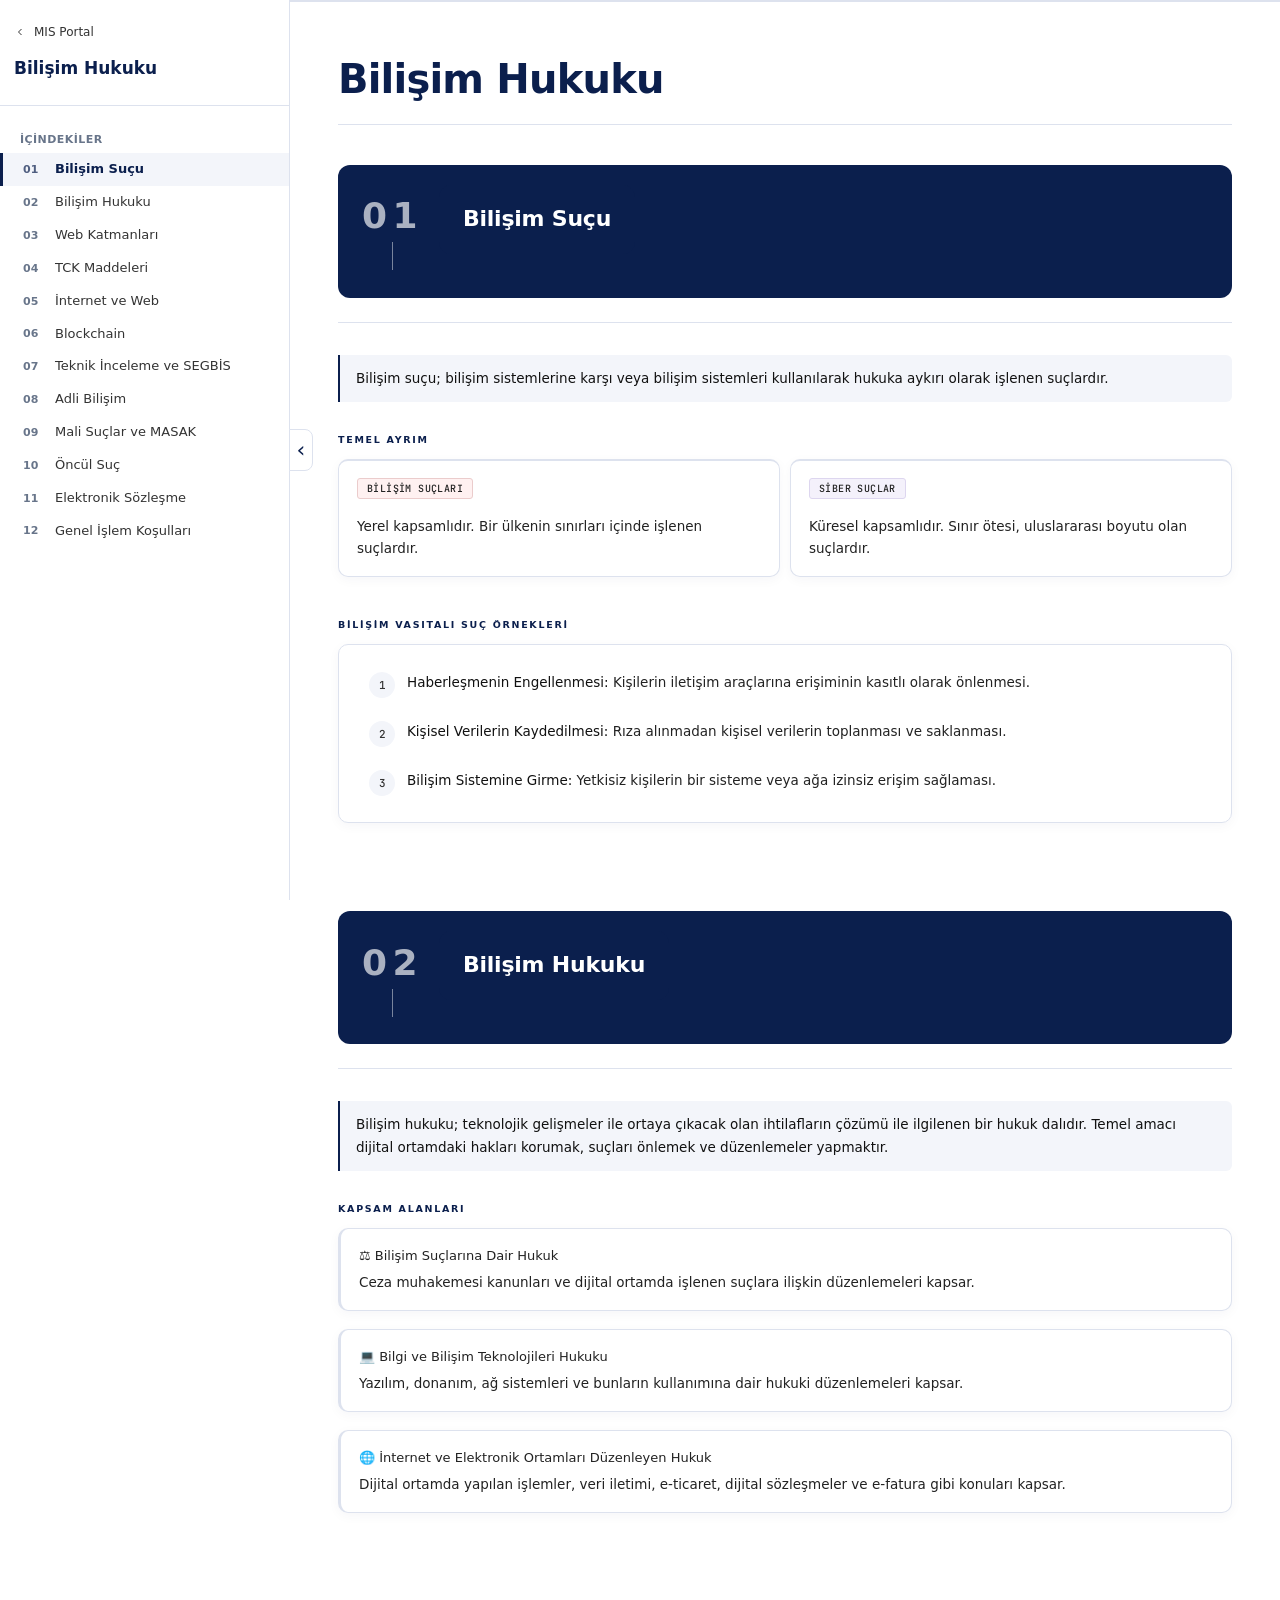
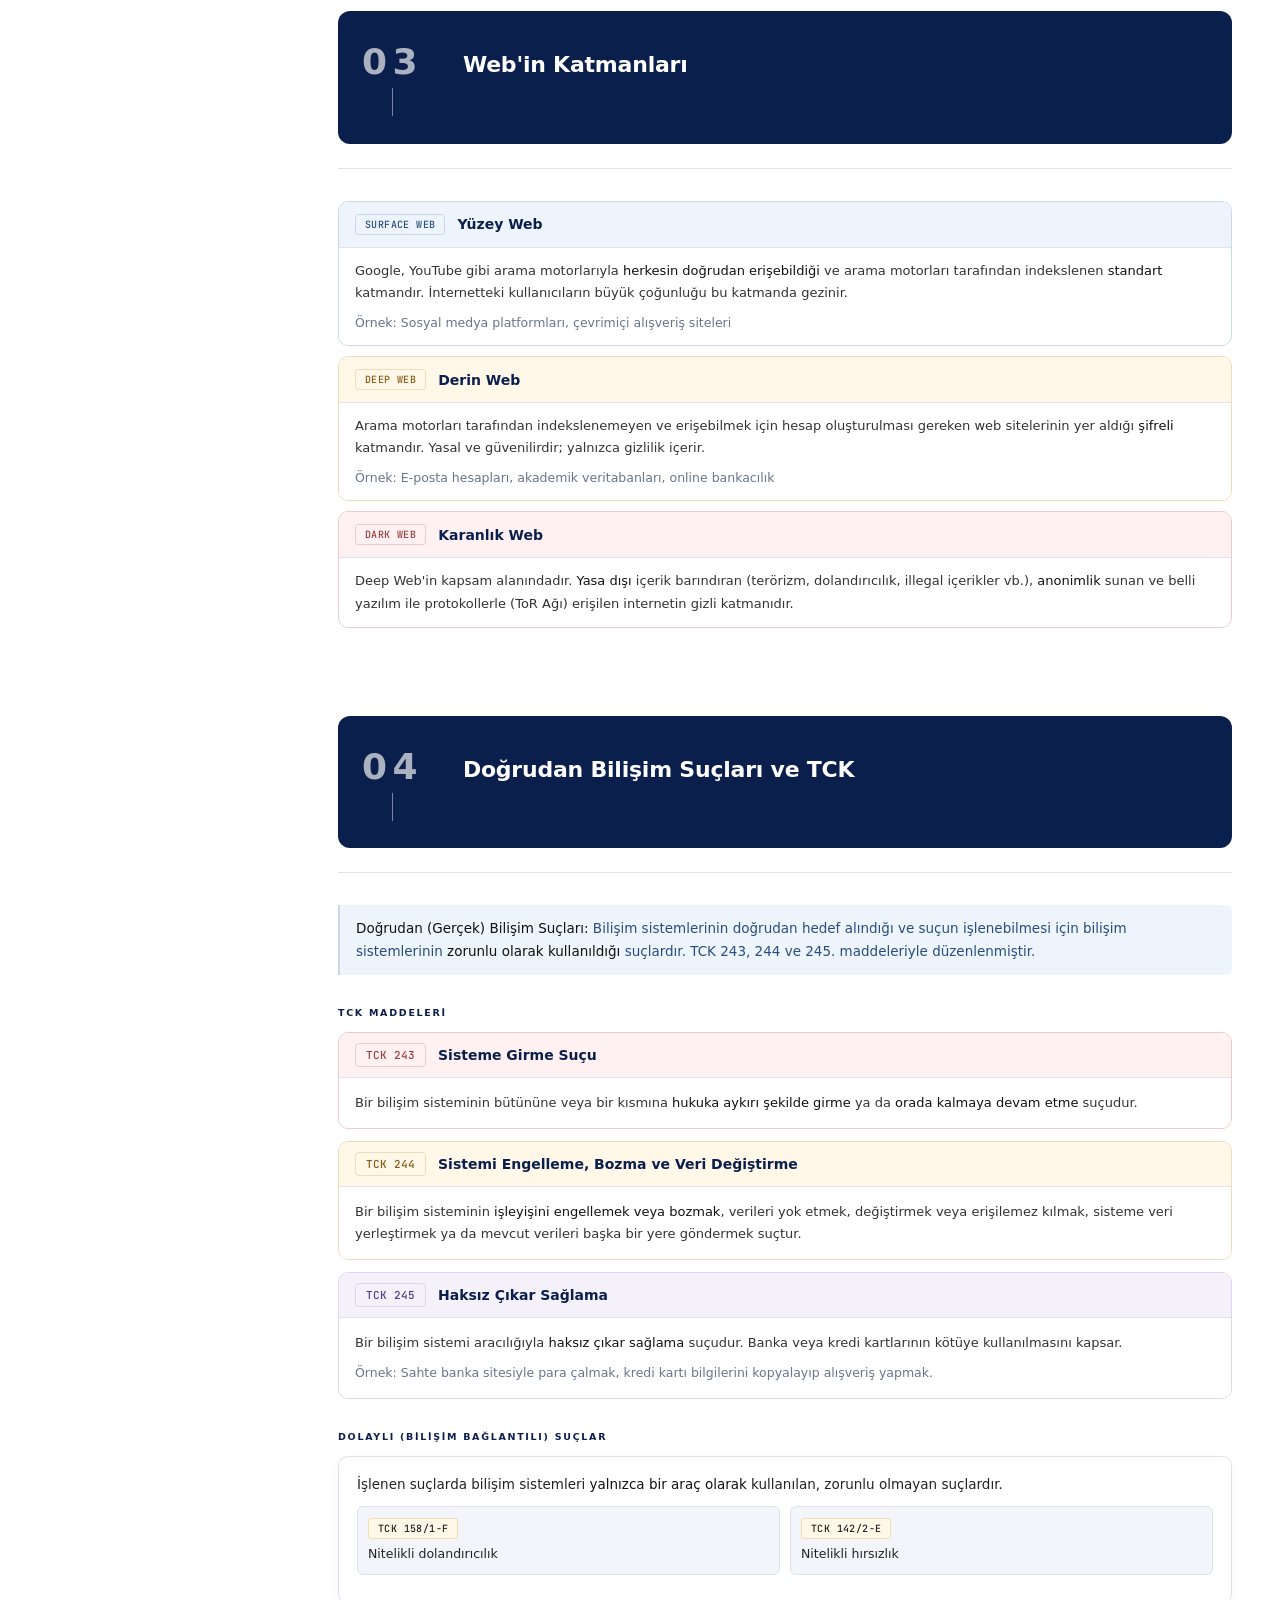
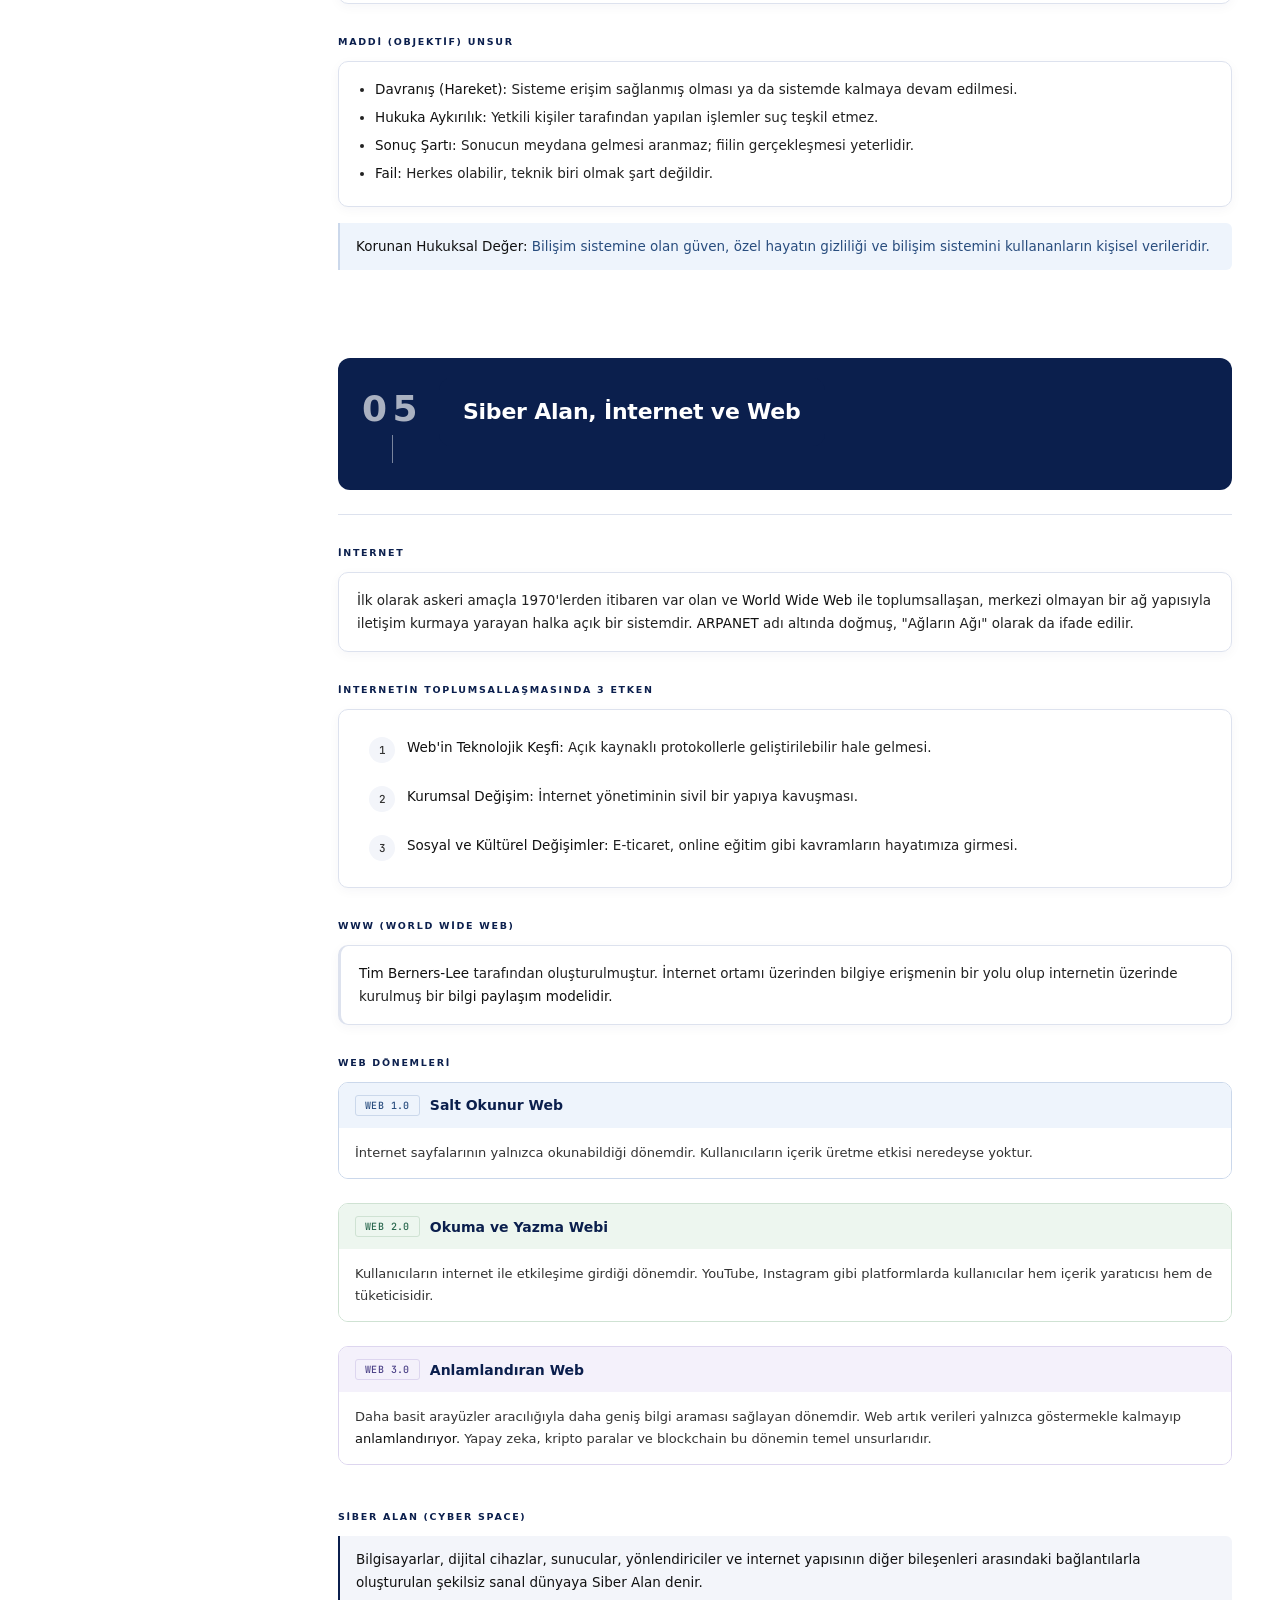
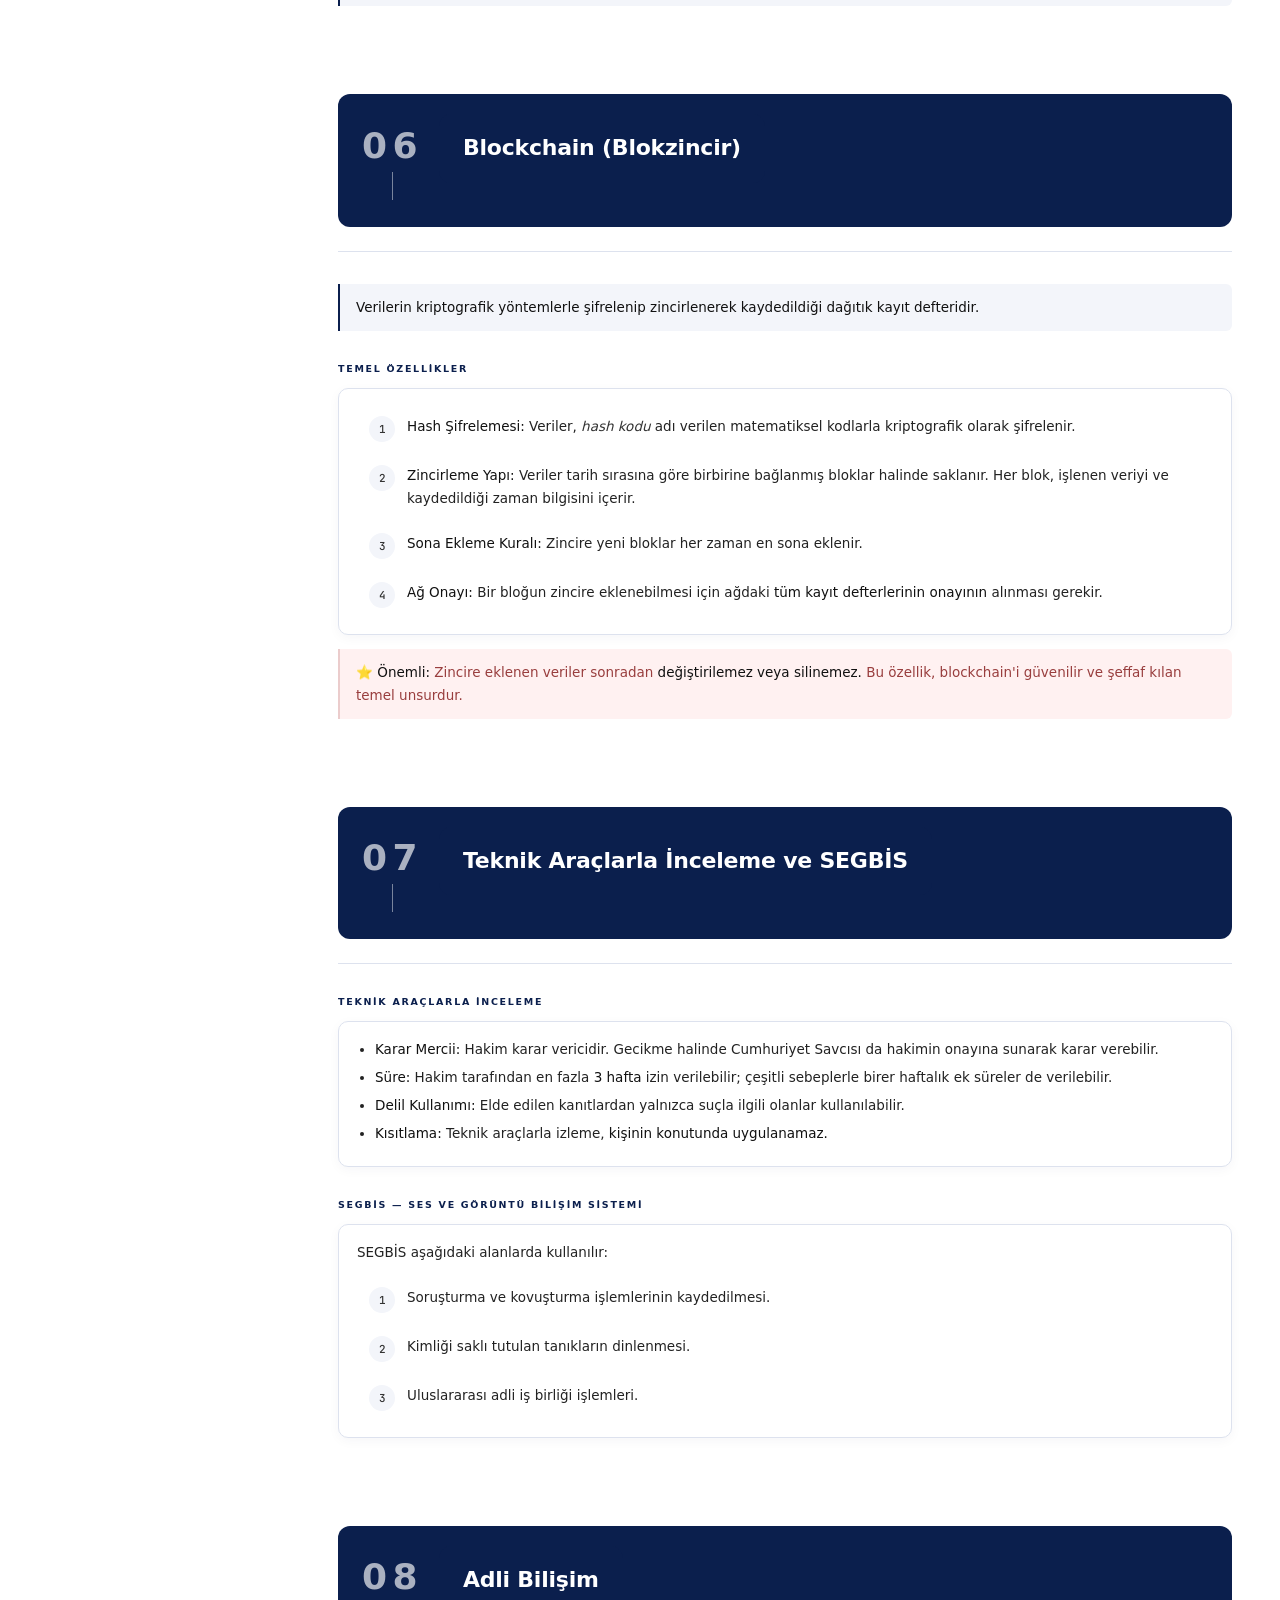
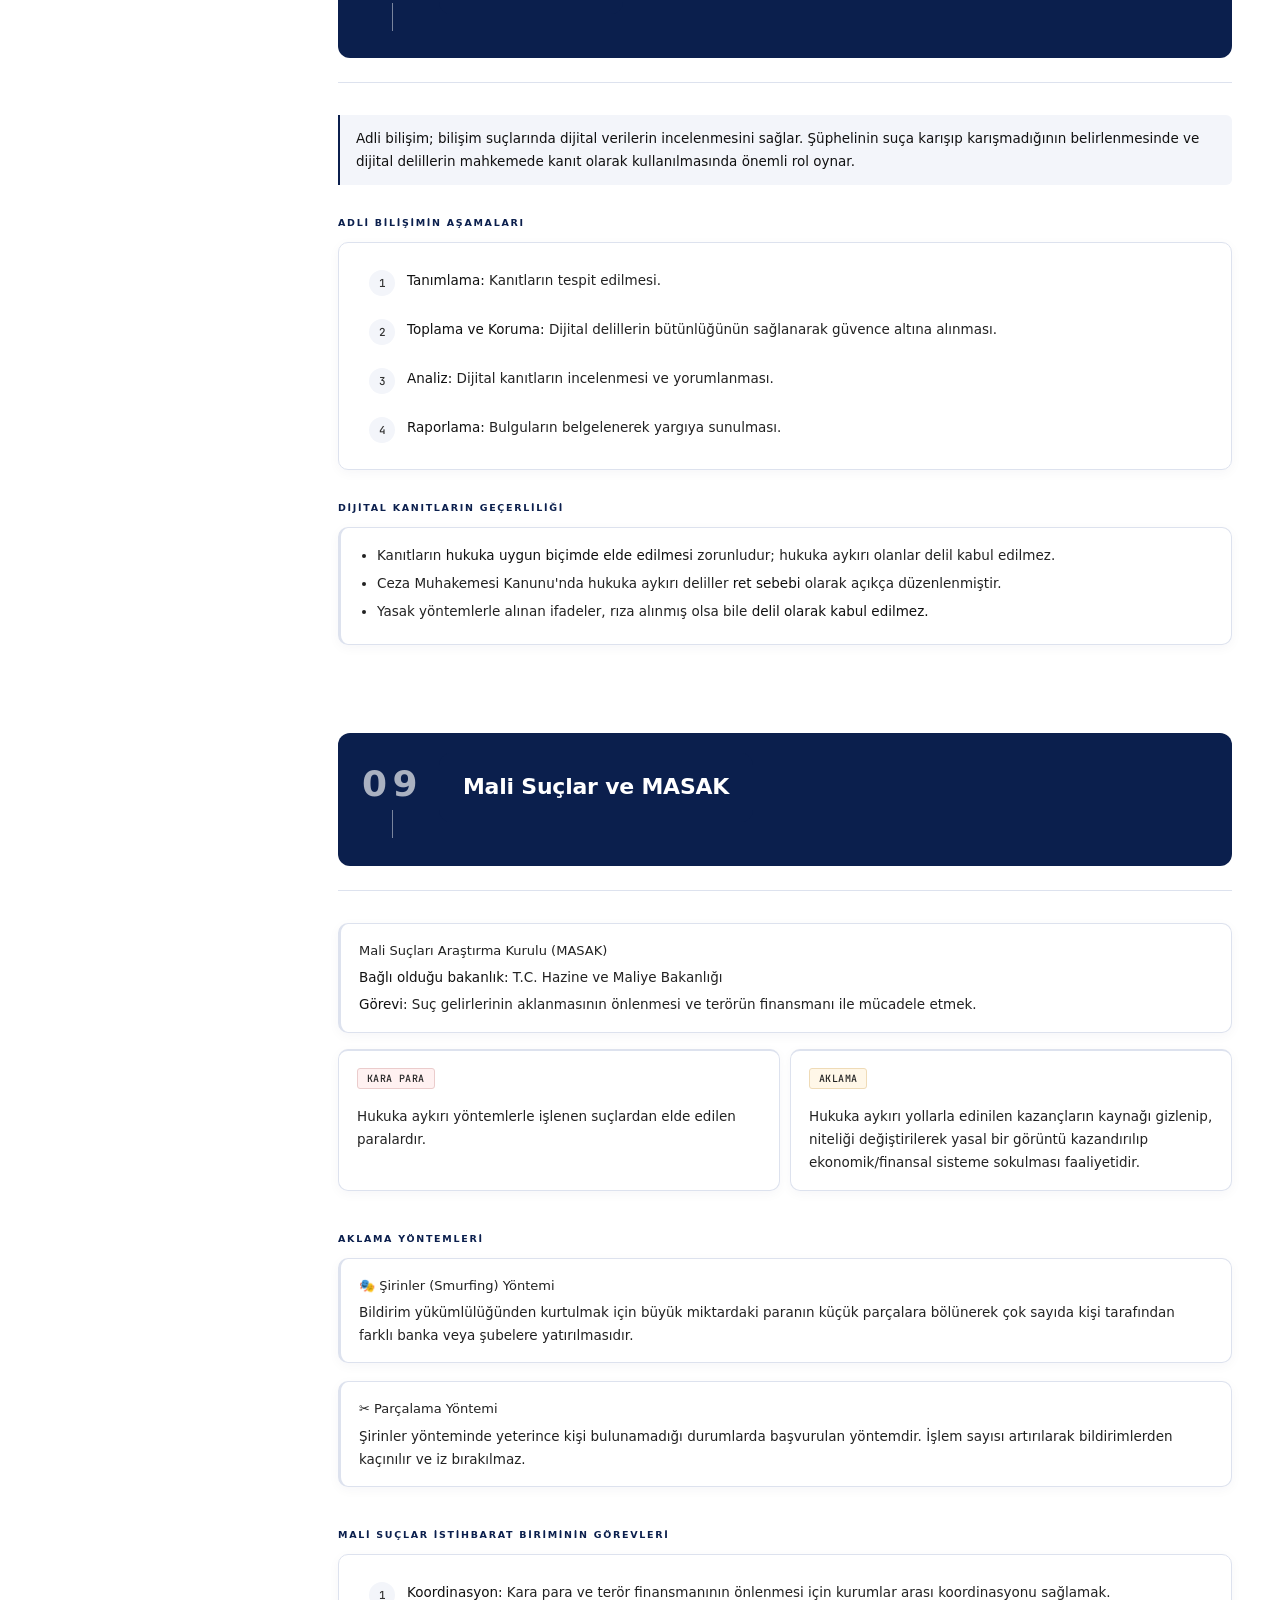
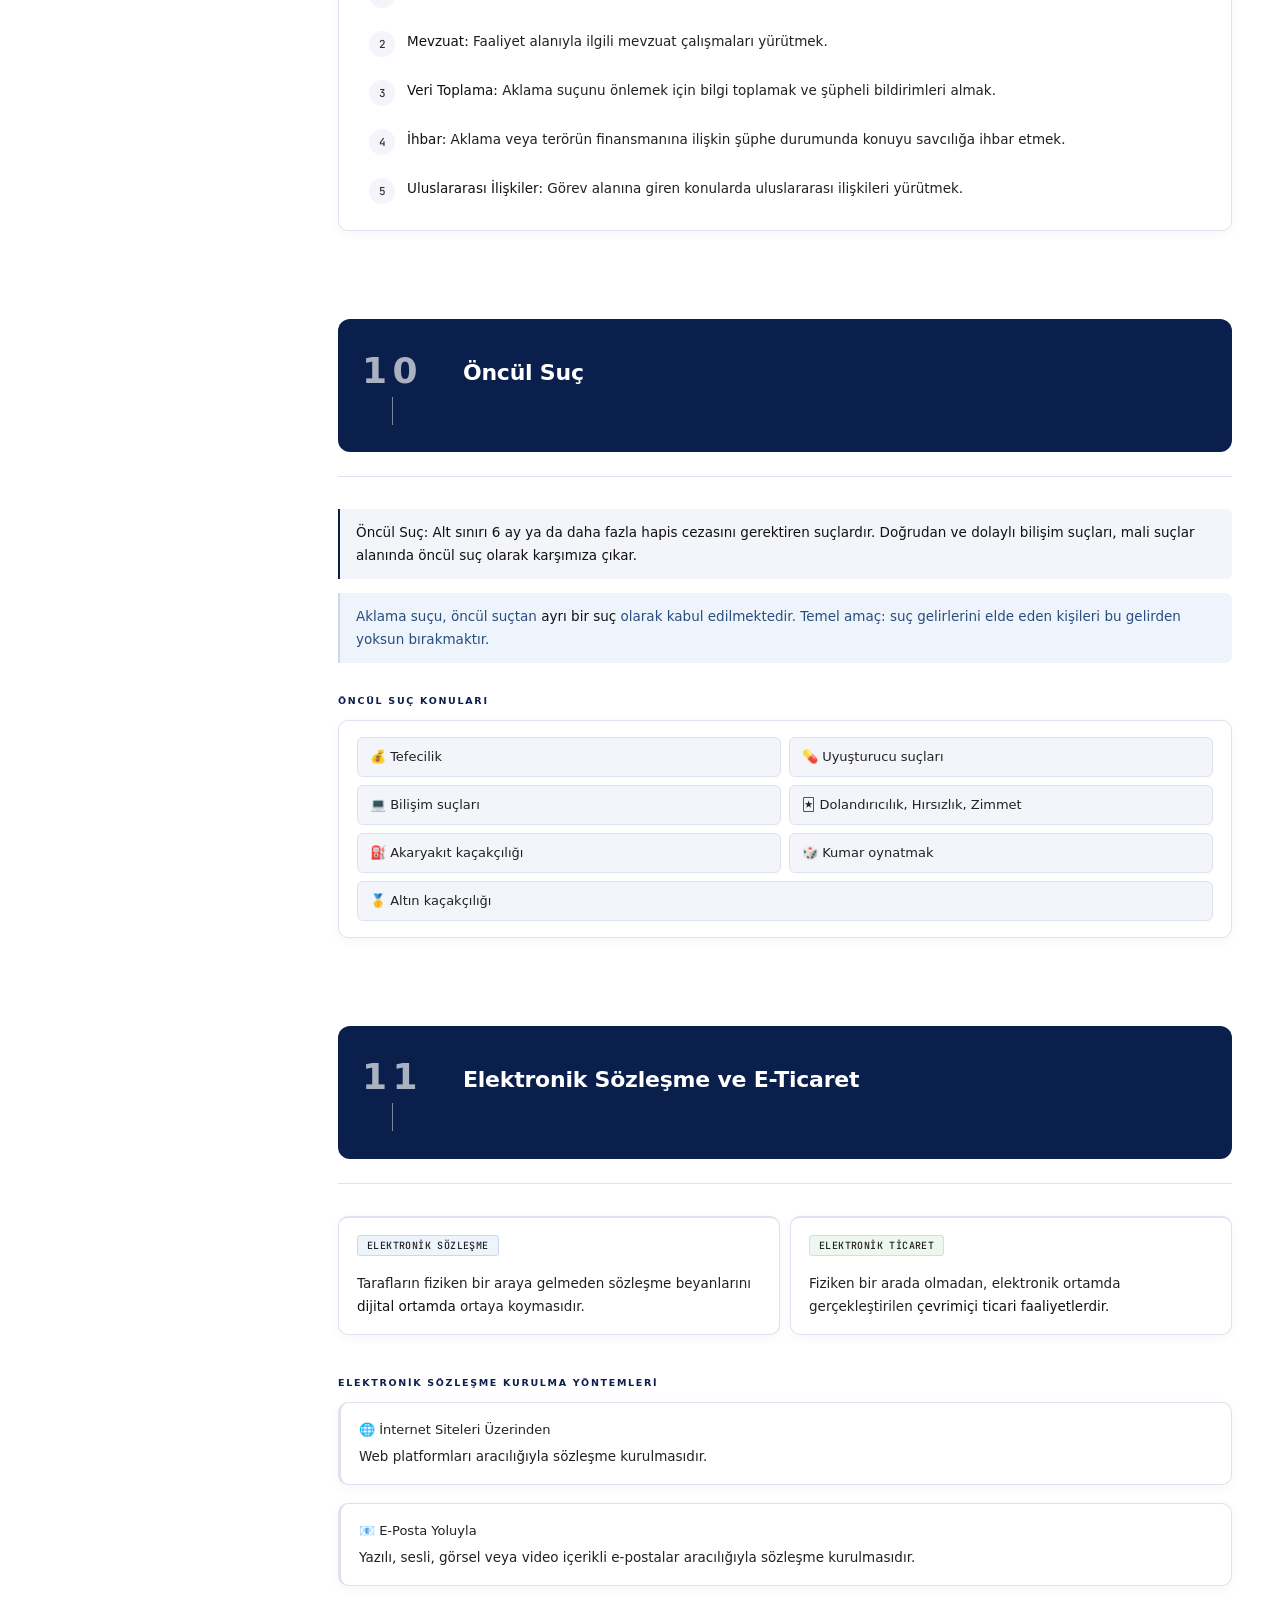
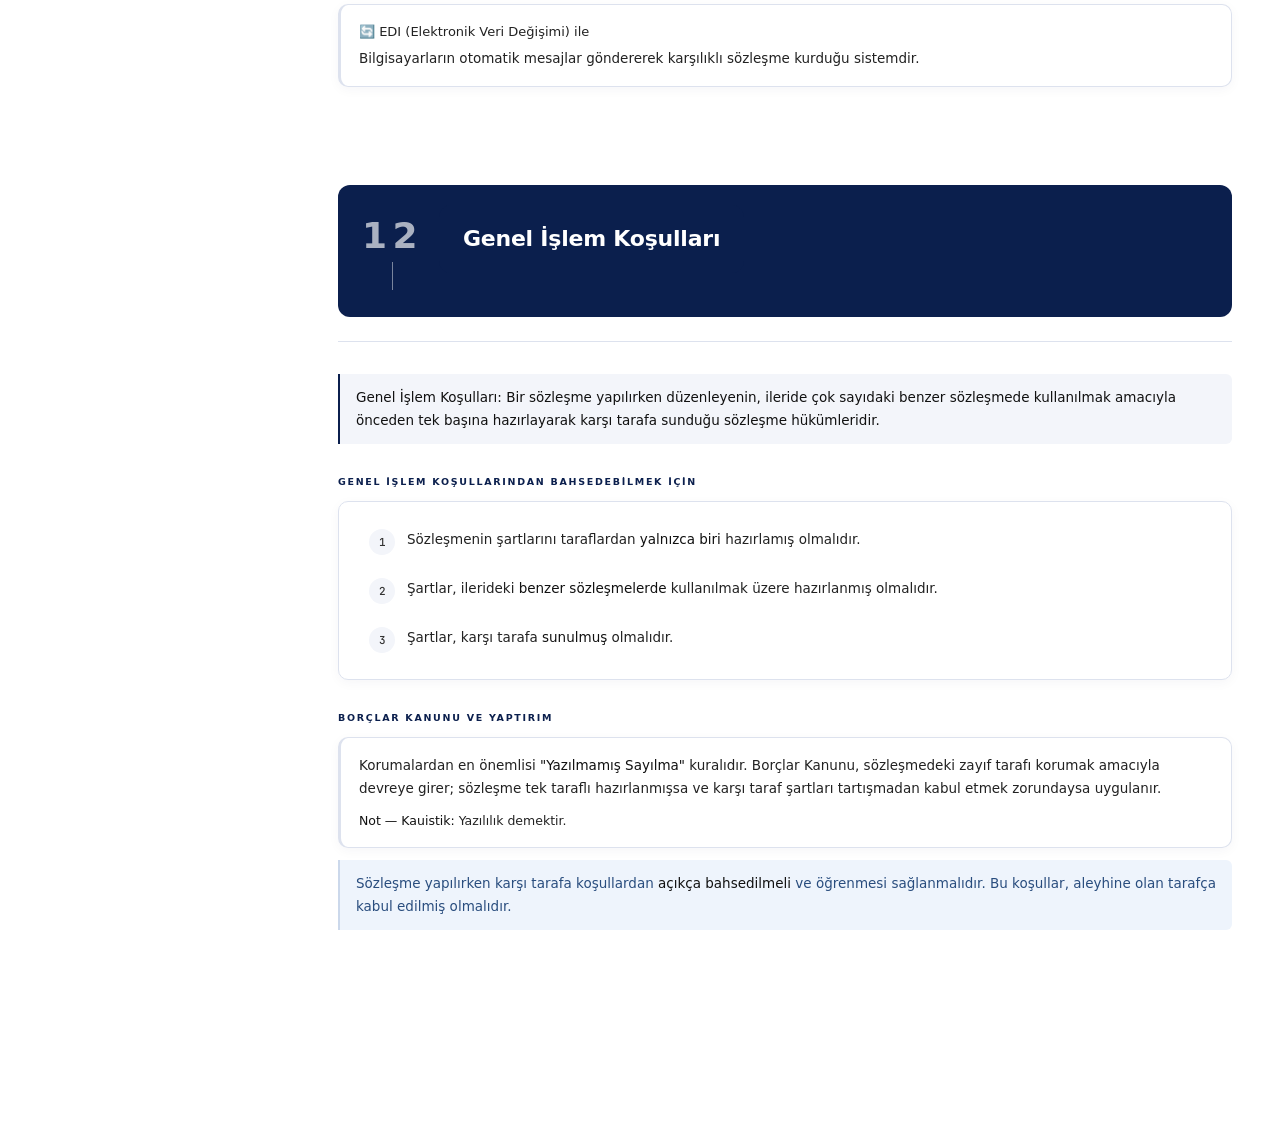
<file: bilisimHukuk.html>
<!DOCTYPE html>
<html lang="tr">
<head>
<meta charset="UTF-8">
<meta name="viewport" content="width=device-width, initial-scale=1.0">
<title>MIS Portal | Bilişim Hukuku</title>
<link href="https://fonts.googleapis.com/css2?family=Crimson+Pro:ital,wght@0,300;0,400;0,600;1,300;1,400&family=JetBrains+Mono:wght@400;500&family=DM+Sans:wght@300;400;500&display=swap" rel="stylesheet">
<style>
*,*::before,*::after{box-sizing:border-box;margin:0;padding:0}

:root {
  --bg: #0b1326;
  --surface: #121c33;
  --surface2: #172240;
  --border: #1e2c4a;
  --border2: #253660;
  --text: #f0ede6;
  --sub: #7a8fb5;
  --muted: #3d527a;
  --accent: #c5a880;
  --accent-dim: rgba(197,168,128,0.15);
  --accent-border: rgba(197,168,128,0.25);

  --info-bg: rgba(59,130,246,0.1);
  --info-text: #7ab4f5;
  --info-border: rgba(59,130,246,0.2);

  --success-bg: rgba(34,197,94,0.08);
  --success-text: #6bcf8a;
  --success-border: rgba(34,197,94,0.18);

  --warn-bg: rgba(245,158,11,0.08);
  --warn-text: #e8a83a;
  --warn-border: rgba(245,158,11,0.2);

  --danger-bg: rgba(239,68,68,0.08);
  --danger-text: #f08080;
  --danger-border: rgba(239,68,68,0.2);

  --purple-bg: rgba(139,92,246,0.08);
  --purple-text: #a78bfa;
  --purple-border: rgba(139,92,246,0.2);

  --sidebar-w: 240px;
}

html { scroll-behavior: smooth; }

body {
  font-family: 'DM Sans', sans-serif;
  background: var(--bg);
  color: var(--text);
  min-height: 100vh;
  -webkit-font-smoothing: antialiased;
}

.layout { display: flex; min-height: 100vh; }

/* ── SIDEBAR ── */
.sidebar {
  width: var(--sidebar-w);
  min-height: 100vh;
  background: var(--surface);
  border-right: 1px solid var(--border);
  position: fixed;
  top: 0; left: 0;
  display: flex;
  flex-direction: column;
  z-index: 100;
  overflow-y: auto;
}
.sidebar::-webkit-scrollbar { width: 3px; }
.sidebar::-webkit-scrollbar-track { background: transparent; }
.sidebar::-webkit-scrollbar-thumb { background: var(--border2); border-radius: 2px; }

.sidebar-header {
  padding: 28px 20px 20px;
  border-bottom: 1px solid var(--border);
}

.sidebar-back {
  display: flex;
  align-items: center;
  gap: 8px;
  text-decoration: none;
  font-family: 'JetBrains Mono', monospace;
  font-size: 10px;
  letter-spacing: .12em;
  color: var(--sub);
  text-transform: uppercase;
  margin-bottom: 16px;
  transition: color .2s;
}
.sidebar-back:hover { color: var(--accent); }
.sidebar-back svg { flex-shrink: 0; }

.sidebar-course {
  font-family: 'JetBrains Mono', monospace;
  font-size: 9px;
  letter-spacing: .18em;
  color: var(--accent);
  text-transform: uppercase;
  margin-bottom: 6px;
}

.sidebar-title {
  font-family: 'Crimson Pro', serif;
  font-size: 20px;
  font-weight: 600;
  color: var(--text);
  line-height: 1.2;
}

.sidebar-nav { padding: 16px 0 24px; flex: 1; }

.nav-section-label {
  font-family: 'JetBrains Mono', monospace;
  font-size: 9px;
  letter-spacing: .15em;
  color: var(--muted);
  text-transform: uppercase;
  padding: 0 20px;
  margin: 16px 0 6px;
}

.nav-item {
  display: flex;
  align-items: center;
  gap: 10px;
  padding: 8px 20px;
  text-decoration: none;
  font-size: 12.5px;
  font-weight: 400;
  color: var(--sub);
  transition: all .2s;
  border-left: 2px solid transparent;
  cursor: pointer;
  background: none;
  border-right: none; border-top: none; border-bottom: none;
  width: 100%;
  text-align: left;
  line-height: 1.4;
}
.nav-item:hover { color: var(--text); background: rgba(255,255,255,0.03); }
.nav-item.active { color: var(--accent); border-left-color: var(--accent); background: var(--accent-dim); }

.nav-item-num {
  font-family: 'JetBrains Mono', monospace;
  font-size: 9px;
  color: var(--muted);
  flex-shrink: 0;
  width: 16px;
}
.nav-item.active .nav-item-num { color: var(--accent); opacity: .7; }

/* ── MAIN ── */
.main {
  margin-left: var(--sidebar-w);
  flex: 1;
  padding: 64px 56px 120px;
  max-width: calc(760px + var(--sidebar-w));
  width: 100%;
}

/* ── PAGE HEADER ── */
.page-header {
  margin-bottom: 72px;
  padding-bottom: 32px;
  border-bottom: 1px solid var(--border);
}
.page-label {
  font-family: 'JetBrains Mono', monospace;
  font-size: 10px;
  letter-spacing: .2em;
  color: var(--accent);
  text-transform: uppercase;
  margin-bottom: 12px;
}
.page-title {
  font-family: 'Crimson Pro', serif;
  font-size: 48px;
  font-weight: 300;
  color: var(--text);
  letter-spacing: -.02em;
  margin-bottom: 8px;
}
.page-sub { font-size: 13px; color: var(--sub); }

/* ── SECTIONS ── */
.unit {
  margin-bottom: 88px;
  scroll-margin-top: 40px;
}
.unit-header {
  display: flex;
  align-items: flex-start;
  gap: 20px;
  margin-bottom: 36px;
}
.unit-num-block {
  flex-shrink: 0;
  display: flex;
  flex-direction: column;
  align-items: center;
  padding-top: 6px;
}
.unit-num {
  font-family: 'JetBrains Mono', monospace;
  font-size: 10px;
  letter-spacing: .15em;
  color: var(--accent);
  opacity: .6;
}
.unit-line { width: 1px; height: 28px; background: var(--border); margin-top: 8px; }
.unit-title {
  font-family: 'Crimson Pro', serif;
  font-size: 32px;
  font-weight: 400;
  color: var(--text);
  letter-spacing: -.01em;
  line-height: 1.2;
  margin-bottom: 4px;
}
.unit-divider { height: 1px; background: var(--border); margin-bottom: 32px; }

/* ── COMPONENTS ── */
h3 {
  font-family: 'JetBrains Mono', monospace;
  font-size: 9.5px;
  letter-spacing: .18em;
  color: var(--sub);
  text-transform: uppercase;
  margin: 32px 0 14px;
}

p, li { font-size: 14px; line-height: 1.7; color: var(--sub); }
ul { padding-left: 18px; }
li { margin-bottom: 5px; }
strong { color: var(--text); font-weight: 500; }
em { color: var(--sub); font-style: italic; }

.card {
  background: var(--surface);
  border: 1px solid var(--border);
  border-radius: 8px;
  padding: 16px 18px;
  margin-bottom: 10px;
}
.card p, .card li { font-size: 13.5px; }

.grid2 {
  display: grid;
  grid-template-columns: 1fr 1fr;
  gap: 10px;
  margin-bottom: 12px;
}

.highlight-box {
  border-left: 2px solid var(--accent);
  padding: 12px 16px;
  background: var(--accent-dim);
  border-radius: 0 6px 6px 0;
  margin: 14px 0;
}
.highlight-box p { color: var(--text); font-size: 13.5px; margin: 0; }

.info-box {
  border-left: 2px solid var(--info-border);
  padding: 12px 16px;
  background: var(--info-bg);
  border-radius: 0 6px 6px 0;
  margin: 14px 0;
}
.info-box p { color: var(--info-text); font-size: 13.5px; margin: 0; }

.danger-box {
  border-left: 2px solid var(--danger-border);
  padding: 12px 16px;
  background: var(--danger-bg);
  border-radius: 0 6px 6px 0;
  margin: 14px 0;
}
.danger-box p { color: var(--danger-text); font-size: 13.5px; margin: 0; }

.warn-box {
  border-left: 2px solid var(--warn-border);
  padding: 12px 16px;
  background: var(--warn-bg);
  border-radius: 0 6px 6px 0;
  margin: 14px 0;
}
.warn-box p { color: var(--warn-text); font-size: 13.5px; margin: 0; }

.badge {
  display: inline-block;
  font-size: 10px;
  font-weight: 500;
  font-family: 'JetBrains Mono', monospace;
  padding: 3px 9px;
  border-radius: 3px;
  letter-spacing: .04em;
  text-transform: uppercase;
  margin-bottom: 8px;
}
.b-blue   { background: var(--info-bg);    color: var(--info-text);    border: 1px solid var(--info-border); }
.b-green  { background: var(--success-bg); color: var(--success-text); border: 1px solid var(--success-border); }
.b-amber  { background: var(--warn-bg);    color: var(--warn-text);    border: 1px solid var(--warn-border); }
.b-red    { background: var(--danger-bg);  color: var(--danger-text);  border: 1px solid var(--danger-border); }
.b-purple { background: var(--purple-bg);  color: var(--purple-text);  border: 1px solid var(--purple-border); }
.b-accent { background: var(--accent-dim); color: var(--accent);       border: 1px solid var(--accent-border); }

.step-list { display: flex; flex-direction: column; gap: 2px; }
.step-item { display: flex; align-items: flex-start; gap: 12px; padding: 10px 12px; border-radius: 6px; }
.step-item:hover { background: var(--surface2); }
.step-num {
  min-width: 26px; height: 26px; border-radius: 50%;
  display: flex; align-items: center; justify-content: center;
  font-size: 11px; font-weight: 500;
  font-family: 'JetBrains Mono', monospace;
  background: var(--surface2); color: var(--sub);
  flex-shrink: 0; margin-top: 1px;
}

.theory-block {
  border: 1px solid var(--border);
  border-radius: 10px; overflow: hidden;
  margin-bottom: 14px;
}
.theory-header {
  padding: 12px 16px;
  background: var(--surface2);
  display: flex; align-items: center; gap: 10px;
}
.theory-header h4 { font-size: 14px; font-weight: 500; color: var(--text); }
.theory-body { padding: 14px 16px; background: var(--surface); }
.theory-body p { font-size: 13px; }

table {
  width: 100%; border-collapse: collapse;
  font-size: 13px; margin: 12px 0;
  border-radius: 8px; overflow: hidden;
}
th {
  text-align: left; padding: 10px 12px;
  background: var(--surface2); font-weight: 500;
  color: var(--text); font-size: 12px;
  border-bottom: 1px solid var(--border2);
}
td {
  padding: 10px 12px;
  border-bottom: 1px solid var(--border);
  color: var(--sub); font-size: 13px;
  vertical-align: top;
}
tr:last-child td { border-bottom: none; }

/* ── TCK ARTICLE BLOCKS ── */
.tck-block {
  border: 1px solid var(--border);
  border-radius: 10px; overflow: hidden;
  margin-bottom: 12px;
}
.tck-header {
  padding: 10px 16px;
  display: flex; align-items: center; gap: 12px;
}
.tck-num {
  font-family: 'JetBrains Mono', monospace;
  font-size: 11px; font-weight: 500;
  padding: 4px 10px;
  border-radius: 4px;
  flex-shrink: 0;
}
.tck-body {
  padding: 14px 16px;
  background: var(--surface);
  border-top: 1px solid var(--border);
}
.tck-body p { font-size: 13px; }

/* ── WEB LAYER CARDS ── */
.web-layer {
  border-radius: 10px;
  border: 1px solid var(--border);
  overflow: hidden;
  margin-bottom: 10px;
}
.web-layer-header {
  padding: 12px 16px;
  display: flex; align-items: center; gap: 12px;
}
.web-layer-header h4 { font-size: 14px; font-weight: 500; }
.web-layer-body {
  padding: 12px 16px;
  background: var(--surface);
  border-top: 1px solid var(--border);
}
.web-layer-body p { font-size: 13px; }

/* ── PROGRESS BAR ── */
.progress-bar {
  position: fixed; top: 0;
  left: var(--sidebar-w); right: 0;
  height: 2px; background: var(--border); z-index: 200;
}
.progress-fill { height: 100%; background: var(--accent); width: 0%; transition: width .1s; }

/* ── MOBILE TOGGLE ── */
.mobile-toggle {
  display: none;
  position: fixed; top: 16px; left: 16px;
  width: 40px; height: 40px;
  background: var(--surface); border: 1px solid var(--border);
  border-radius: 8px;
  align-items: center; justify-content: center;
  cursor: pointer; z-index: 200; color: var(--text);
}

@media(max-width: 768px) {
  .sidebar { transform: translateX(-100%); transition: transform .3s cubic-bezier(0.16,1,0.3,1); }
  .sidebar.open { transform: translateX(0); }
  .main { margin-left: 0; padding: 72px 20px 80px; }
  .mobile-toggle { display: flex; }
  .page-title { font-size: 34px; }
  .grid2 { grid-template-columns: 1fr; }
  .progress-bar { left: 0; }
}

@keyframes fadeUp {
  from { opacity: 0; transform: translateY(12px); }
  to   { opacity: 1; transform: translateY(0); }
}
.unit { animation: fadeUp .5s ease both; }
</style>
<link rel="stylesheet" href="theme.css">
</head>
<body>

<div class="progress-bar"><div class="progress-fill" id="progressFill"></div></div>

<button class="mobile-toggle" onclick="toggleSidebar()" aria-label="Menü">
  <svg width="18" height="18" viewBox="0 0 24 24" fill="none" stroke="currentColor" stroke-width="2">
    <line x1="3" y1="6" x2="21" y2="6"/><line x1="3" y1="12" x2="21" y2="12"/><line x1="3" y1="18" x2="21" y2="18"/>
  </svg>
</button>

<div class="layout">

<!-- ── SIDEBAR ── -->
<aside class="sidebar" id="sidebar">
  <div class="sidebar-header">
    <a href="index.html" class="sidebar-back">
      <svg width="12" height="12" viewBox="0 0 24 24" fill="none" stroke="currentColor" stroke-width="2"><polyline points="15 18 9 12 15 6"/></svg>
      MIS Portal
    </a>
    <div class="sidebar-course">Bilişim Hukuku</div>
    <div class="sidebar-title">Ders Notları</div>
  </div>

  <nav class="sidebar-nav">
    <div class="nav-section-label">İçindekiler</div>
    <button class="nav-item active" onclick="goToSection('bilisim-sucu')">
      <span class="nav-item-num">01</span>Bilişim Suçu
    </button>
    <button class="nav-item" onclick="goToSection('bilisim-hukuku')">
      <span class="nav-item-num">02</span>Bilişim Hukuku
    </button>
    <button class="nav-item" onclick="goToSection('web-katmanlari')">
      <span class="nav-item-num">03</span>Web Katmanları
    </button>
    <button class="nav-item" onclick="goToSection('tck')">
      <span class="nav-item-num">04</span>TCK Maddeleri
    </button>
    <button class="nav-item" onclick="goToSection('internet-web')">
      <span class="nav-item-num">05</span>İnternet ve Web
    </button>
    <button class="nav-item" onclick="goToSection('blockchain')">
      <span class="nav-item-num">06</span>Blockchain
    </button>
    <button class="nav-item" onclick="goToSection('teknik-segbis')">
      <span class="nav-item-num">07</span>Teknik İnceleme ve SEGBİS
    </button>
    <button class="nav-item" onclick="goToSection('adli-bilisim')">
      <span class="nav-item-num">08</span>Adli Bilişim
    </button>
    <button class="nav-item" onclick="goToSection('masak')">
      <span class="nav-item-num">09</span>Mali Suçlar ve MASAK
    </button>
    <button class="nav-item" onclick="goToSection('oncul-suc')">
      <span class="nav-item-num">10</span>Öncül Suç
    </button>
    <button class="nav-item" onclick="goToSection('e-sozlesme')">
      <span class="nav-item-num">11</span>Elektronik Sözleşme
    </button>
    <button class="nav-item" onclick="goToSection('gik')">
      <span class="nav-item-num">12</span>Genel İşlem Koşulları
    </button>
  </nav>
</aside>

<!-- ── MAIN ── -->
<main class="main">

  <div class="page-header">
    <div class="page-title">Bilişim Hukuku</div>
  </div>

  <!-- ══════════════════════════════════════
       ÜNİTE 1: BİLİŞİM SUÇU
  ══════════════════════════════════════ -->
  <section class="unit" id="bilisim-sucu">
    <div class="unit-header">
      <div class="unit-num-block">
        <span class="unit-num">01</span>
        <div class="unit-line"></div>
      </div>
      <div class="unit-title-block">
        <h2 class="unit-title">Bilişim Suçu</h2>
      </div>
    </div>
    <div class="unit-divider"></div>

    <div class="highlight-box">
      <p>Bilişim suçu; bilişim sistemlerine karşı veya bilişim sistemleri kullanılarak <strong>hukuka aykırı olarak işlenen suçlardır.</strong></p>
    </div>

    <h3>Temel Ayrım</h3>
    <div class="grid2">
      <div class="card" style="border-top:2px solid var(--danger-text)">
        <span class="badge b-red">Bilişim Suçları</span>
        <p style="margin-top:8px">Yerel kapsamlıdır. Bir ülkenin sınırları içinde işlenen suçlardır.</p>
      </div>
      <div class="card" style="border-top:2px solid var(--purple-text)">
        <span class="badge b-purple">Siber Suçlar</span>
        <p style="margin-top:8px">Küresel kapsamlıdır. Sınır ötesi, uluslararası boyutu olan suçlardır.</p>
      </div>
    </div>

    <h3>Bilişim Vasıtalı Suç Örnekleri</h3>
    <div class="card">
      <div class="step-list">
        <div class="step-item">
          <div class="step-num">1</div>
          <div><p style="margin:0"><strong>Haberleşmenin Engellenmesi:</strong> Kişilerin iletişim araçlarına erişiminin kasıtlı olarak önlenmesi.</p></div>
        </div>
        <div class="step-item">
          <div class="step-num">2</div>
          <div><p style="margin:0"><strong>Kişisel Verilerin Kaydedilmesi:</strong> Rıza alınmadan kişisel verilerin toplanması ve saklanması.</p></div>
        </div>
        <div class="step-item">
          <div class="step-num">3</div>
          <div><p style="margin:0"><strong>Bilişim Sistemine Girme:</strong> Yetkisiz kişilerin bir sisteme veya ağa izinsiz erişim sağlaması.</p></div>
        </div>
      </div>
    </div>
  </section>

  <!-- ══════════════════════════════════════
       ÜNİTE 2: BİLİŞİM HUKUKU
  ══════════════════════════════════════ -->
  <section class="unit" id="bilisim-hukuku">
    <div class="unit-header">
      <div class="unit-num-block">
        <span class="unit-num">02</span>
        <div class="unit-line"></div>
      </div>
      <div class="unit-title-block">
        <h2 class="unit-title">Bilişim Hukuku</h2>
      </div>
    </div>
    <div class="unit-divider"></div>

    <div class="highlight-box">
      <p>Bilişim hukuku; teknolojik gelişmeler ile ortaya çıkacak olan ihtilafların çözümü ile ilgilenen bir hukuk dalıdır. Temel amacı <strong>dijital ortamdaki hakları korumak, suçları önlemek ve düzenlemeler yapmaktır.</strong></p>
    </div>

    <h3>Kapsam Alanları</h3>
    <div style="display:flex;flex-direction:column;gap:8px">
      <div class="card" style="border-left:3px solid var(--danger-text)">
        <p style="font-weight:500;font-size:13px;color:var(--danger-text);margin-bottom:4px">⚖️ Bilişim Suçlarına Dair Hukuk</p>
        <p>Ceza muhakemesi kanunları ve dijital ortamda işlenen suçlara ilişkin düzenlemeleri kapsar.</p>
      </div>
      <div class="card" style="border-left:3px solid var(--info-text)">
        <p style="font-weight:500;font-size:13px;color:var(--info-text);margin-bottom:4px">💻 Bilgi ve Bilişim Teknolojileri Hukuku</p>
        <p>Yazılım, donanım, ağ sistemleri ve bunların kullanımına dair hukuki düzenlemeleri kapsar.</p>
      </div>
      <div class="card" style="border-left:3px solid var(--success-text)">
        <p style="font-weight:500;font-size:13px;color:var(--success-text);margin-bottom:4px">🌐 İnternet ve Elektronik Ortamları Düzenleyen Hukuk</p>
        <p>Dijital ortamda yapılan işlemler, veri iletimi, e-ticaret, dijital sözleşmeler ve e-fatura gibi konuları kapsar.</p>
      </div>
    </div>
  </section>

  <!-- ══════════════════════════════════════
       ÜNİTE 3: WEB KATMANLARI
  ══════════════════════════════════════ -->
  <section class="unit" id="web-katmanlari">
    <div class="unit-header">
      <div class="unit-num-block">
        <span class="unit-num">03</span>
        <div class="unit-line"></div>
      </div>
      <div class="unit-title-block">
        <h2 class="unit-title">Web'in Katmanları</h2>
      </div>
    </div>
    <div class="unit-divider"></div>

    <div class="web-layer" style="border-color:var(--info-border)">
      <div class="web-layer-header" style="background:var(--info-bg)">
        <span class="badge b-blue" style="margin:0">Surface Web</span>
        <h4 style="color:var(--info-text)">Yüzey Web</h4>
      </div>
      <div class="web-layer-body">
        <p>Google, YouTube gibi arama motorlarıyla <strong>herkesin doğrudan erişebildiği</strong> ve arama motorları tarafından indekslenen <strong>standart</strong> katmandır. İnternetteki kullanıcıların büyük çoğunluğu bu katmanda gezinir.</p>
        <p style="margin-top:8px;font-size:12.5px;color:var(--muted)">Örnek: Sosyal medya platformları, çevrimiçi alışveriş siteleri</p>
      </div>
    </div>

    <div class="web-layer" style="border-color:var(--warn-border)">
      <div class="web-layer-header" style="background:var(--warn-bg)">
        <span class="badge b-amber" style="margin:0">Deep Web</span>
        <h4 style="color:var(--warn-text)">Derin Web</h4>
      </div>
      <div class="web-layer-body">
        <p>Arama motorları tarafından indekslenemeyen ve erişebilmek için hesap oluşturulması gereken web sitelerinin yer aldığı <strong>şifreli</strong> katmandır. Yasal ve güvenilirdir; yalnızca gizlilik içerir.</p>
        <p style="margin-top:8px;font-size:12.5px;color:var(--muted)">Örnek: E-posta hesapları, akademik veritabanları, online bankacılık</p>
      </div>
    </div>

    <div class="web-layer" style="border-color:var(--danger-border)">
      <div class="web-layer-header" style="background:var(--danger-bg)">
        <span class="badge b-red" style="margin:0">Dark Web</span>
        <h4 style="color:var(--danger-text)">Karanlık Web</h4>
      </div>
      <div class="web-layer-body">
        <p>Deep Web'in kapsam alanındadır. <strong>Yasa dışı</strong> içerik barındıran (terörizm, dolandırıcılık, illegal içerikler vb.), <strong>anonimlik</strong> sunan ve belli yazılım ile protokollerle (ToR Ağı) erişilen internetin gizli katmanıdır.</p>
      </div>
    </div>
  </section>

  <!-- ══════════════════════════════════════
       ÜNİTE 4: TCK MADDELERİ
  ══════════════════════════════════════ -->
  <section class="unit" id="tck">
    <div class="unit-header">
      <div class="unit-num-block">
        <span class="unit-num">04</span>
        <div class="unit-line"></div>
      </div>
      <div class="unit-title-block">
        <h2 class="unit-title">Doğrudan Bilişim Suçları ve TCK</h2>
      </div>
    </div>
    <div class="unit-divider"></div>

    <div class="info-box">
      <p><strong>Doğrudan (Gerçek) Bilişim Suçları:</strong> Bilişim sistemlerinin doğrudan hedef alındığı ve suçun işlenebilmesi için bilişim sistemlerinin <strong>zorunlu olarak kullanıldığı</strong> suçlardır. TCK 243, 244 ve 245. maddeleriyle düzenlenmiştir.</p>
    </div>

    <h3>TCK Maddeleri</h3>

    <div class="tck-block" style="border-color:var(--danger-border)">
      <div class="tck-header" style="background:var(--danger-bg)">
        <span class="tck-num" style="background:var(--danger-bg);color:var(--danger-text);border:1px solid var(--danger-border)">TCK 243</span>
        <h4 style="color:var(--danger-text);font-size:14px;font-weight:500">Sisteme Girme Suçu</h4>
      </div>
      <div class="tck-body">
        <p>Bir bilişim sisteminin bütününe veya bir kısmına <strong>hukuka aykırı şekilde girme</strong> ya da <strong>orada kalmaya devam etme</strong> suçudur.</p>
      </div>
    </div>

    <div class="tck-block" style="border-color:var(--warn-border)">
      <div class="tck-header" style="background:var(--warn-bg)">
        <span class="tck-num" style="background:var(--warn-bg);color:var(--warn-text);border:1px solid var(--warn-border)">TCK 244</span>
        <h4 style="color:var(--warn-text);font-size:14px;font-weight:500">Sistemi Engelleme, Bozma ve Veri Değiştirme</h4>
      </div>
      <div class="tck-body">
        <p>Bir bilişim sisteminin <strong>işleyişini engellemek veya bozmak</strong>, verileri yok etmek, değiştirmek veya erişilemez kılmak, sisteme veri yerleştirmek ya da mevcut verileri başka bir yere göndermek suçtur.</p>
      </div>
    </div>

    <div class="tck-block" style="border-color:var(--purple-border)">
      <div class="tck-header" style="background:var(--purple-bg)">
        <span class="tck-num" style="background:var(--purple-bg);color:var(--purple-text);border:1px solid var(--purple-border)">TCK 245</span>
        <h4 style="color:var(--purple-text);font-size:14px;font-weight:500">Haksız Çıkar Sağlama</h4>
      </div>
      <div class="tck-body">
        <p>Bir bilişim sistemi aracılığıyla <strong>haksız çıkar sağlama</strong> suçudur. Banka veya kredi kartlarının kötüye kullanılmasını kapsar.</p>
        <p style="margin-top:8px;font-size:12.5px;color:var(--muted)">Örnek: Sahte banka sitesiyle para çalmak, kredi kartı bilgilerini kopyalayıp alışveriş yapmak.</p>
      </div>
    </div>

    <h3>Dolaylı (Bilişim Bağlantılı) Suçlar</h3>
    <div class="card">
      <p style="margin-bottom:10px">İşlenen suçlarda bilişim sistemleri <strong>yalnızca bir araç olarak</strong> kullanılan, zorunlu olmayan suçlardır.</p>
      <div class="grid2">
        <div style="padding:10px;background:var(--surface2);border-radius:6px;border:1px solid var(--border)">
          <span class="badge b-amber" style="margin-bottom:4px">TCK 158/1-F</span>
          <p style="font-size:12.5px;margin:0">Nitelikli dolandırıcılık</p>
        </div>
        <div style="padding:10px;background:var(--surface2);border-radius:6px;border:1px solid var(--border)">
          <span class="badge b-amber" style="margin-bottom:4px">TCK 142/2-E</span>
          <p style="font-size:12.5px;margin:0">Nitelikli hırsızlık</p>
        </div>
      </div>
    </div>

    <h3>Maddi (Objektif) Unsur</h3>
    <div class="card">
      <ul>
        <li><strong>Davranış (Hareket):</strong> Sisteme erişim sağlanmış olması ya da sistemde kalmaya devam edilmesi.</li>
        <li><strong>Hukuka Aykırılık:</strong> Yetkili kişiler tarafından yapılan işlemler suç teşkil etmez.</li>
        <li><strong>Sonuç Şartı:</strong> Sonucun meydana gelmesi aranmaz; fiilin gerçekleşmesi yeterlidir.</li>
        <li><strong>Fail:</strong> Herkes olabilir, teknik biri olmak şart değildir.</li>
      </ul>
    </div>

    <div class="info-box" style="margin-top:16px">
      <p><strong>Korunan Hukuksal Değer:</strong> Bilişim sistemine olan güven, özel hayatın gizliliği ve bilişim sistemini kullananların kişisel verileridir.</p>
    </div>
  </section>

  <!-- ══════════════════════════════════════
       ÜNİTE 5: İNTERNET VE WEB
  ══════════════════════════════════════ -->
  <section class="unit" id="internet-web">
    <div class="unit-header">
      <div class="unit-num-block">
        <span class="unit-num">05</span>
        <div class="unit-line"></div>
      </div>
      <div class="unit-title-block">
        <h2 class="unit-title">Siber Alan, İnternet ve Web</h2>
      </div>
    </div>
    <div class="unit-divider"></div>

    <h3>İnternet</h3>
    <div class="card">
      <p>İlk olarak askeri amaçla 1970'lerden itibaren var olan ve <strong>World Wide Web</strong> ile toplumsallaşan, merkezi olmayan bir ağ yapısıyla iletişim kurmaya yarayan halka açık bir sistemdir. <strong>ARPANET</strong> adı altında doğmuş, "Ağların Ağı" olarak da ifade edilir.</p>
    </div>

    <h3>İnternetin Toplumsallaşmasında 3 Etken</h3>
    <div class="card">
      <div class="step-list">
        <div class="step-item">
          <div class="step-num">1</div>
          <div><p style="margin:0"><strong>Web'in Teknolojik Keşfi:</strong> Açık kaynaklı protokollerle geliştirilebilir hale gelmesi.</p></div>
        </div>
        <div class="step-item">
          <div class="step-num">2</div>
          <div><p style="margin:0"><strong>Kurumsal Değişim:</strong> İnternet yönetiminin sivil bir yapıya kavuşması.</p></div>
        </div>
        <div class="step-item">
          <div class="step-num">3</div>
          <div><p style="margin:0"><strong>Sosyal ve Kültürel Değişimler:</strong> E-ticaret, online eğitim gibi kavramların hayatımıza girmesi.</p></div>
        </div>
      </div>
    </div>

    <h3>WWW (World Wide Web)</h3>
    <div class="card" style="border-left:3px solid var(--accent)">
      <p><strong>Tim Berners-Lee</strong> tarafından oluşturulmuştur. İnternet ortamı üzerinden bilgiye erişmenin bir yolu olup internetin üzerinde kurulmuş bir <strong>bilgi paylaşım modelidir.</strong></p>
    </div>

    <h3>Web Dönemleri</h3>
    <div style="display:flex;flex-direction:column;gap:10px">
      <div class="theory-block" style="border-color:var(--info-border)">
        <div class="theory-header" style="background:var(--info-bg)">
          <span class="badge b-blue" style="margin:0">Web 1.0</span>
          <h4 style="color:var(--info-text)">Salt Okunur Web</h4>
        </div>
        <div class="theory-body">
          <p>İnternet sayfalarının yalnızca okunabildiği dönemdir. Kullanıcıların içerik üretme etkisi neredeyse yoktur.</p>
        </div>
      </div>

      <div class="theory-block" style="border-color:var(--success-border)">
        <div class="theory-header" style="background:var(--success-bg)">
          <span class="badge b-green" style="margin:0">Web 2.0</span>
          <h4 style="color:var(--success-text)">Okuma ve Yazma Webi</h4>
        </div>
        <div class="theory-body">
          <p>Kullanıcıların internet ile etkileşime girdiği dönemdir. YouTube, Instagram gibi platformlarda kullanıcılar hem içerik yaratıcısı hem de tüketicisidir.</p>
        </div>
      </div>

      <div class="theory-block" style="border-color:var(--purple-border)">
        <div class="theory-header" style="background:var(--purple-bg)">
          <span class="badge b-purple" style="margin:0">Web 3.0</span>
          <h4 style="color:var(--purple-text)">Anlamlandıran Web</h4>
        </div>
        <div class="theory-body">
          <p>Daha basit arayüzler aracılığıyla daha geniş bilgi araması sağlayan dönemdir. Web artık verileri yalnızca göstermekle kalmayıp <strong>anlamlandırıyor.</strong> Yapay zeka, kripto paralar ve blockchain bu dönemin temel unsurlarıdır.</p>
        </div>
      </div>
    </div>

    <h3>Siber Alan (Cyber Space)</h3>
    <div class="highlight-box">
      <p>Bilgisayarlar, dijital cihazlar, sunucular, yönlendiriciler ve internet yapısının diğer bileşenleri arasındaki bağlantılarla oluşturulan şekilsiz <strong>sanal dünyaya</strong> Siber Alan denir.</p>
    </div>
  </section>

  <!-- ══════════════════════════════════════
       ÜNİTE 6: BLOCKCHAIN
  ══════════════════════════════════════ -->
  <section class="unit" id="blockchain">
    <div class="unit-header">
      <div class="unit-num-block">
        <span class="unit-num">06</span>
        <div class="unit-line"></div>
      </div>
      <div class="unit-title-block">
        <h2 class="unit-title">Blockchain (Blokzincir)</h2>
      </div>
    </div>
    <div class="unit-divider"></div>

    <div class="highlight-box">
      <p>Verilerin kriptografik yöntemlerle şifrelenip zincirlenerek kaydedildiği <strong>dağıtık kayıt defteridir.</strong></p>
    </div>

    <h3>Temel Özellikler</h3>
    <div class="card">
      <div class="step-list">
        <div class="step-item">
          <div class="step-num">1</div>
          <div><p style="margin:0"><strong>Hash Şifrelemesi:</strong> Veriler, <em>hash kodu</em> adı verilen matematiksel kodlarla kriptografik olarak şifrelenir.</p></div>
        </div>
        <div class="step-item">
          <div class="step-num">2</div>
          <div><p style="margin:0"><strong>Zincirleme Yapı:</strong> Veriler tarih sırasına göre birbirine bağlanmış bloklar halinde saklanır. Her blok, işlenen veriyi ve kaydedildiği zaman bilgisini içerir.</p></div>
        </div>
        <div class="step-item">
          <div class="step-num">3</div>
          <div><p style="margin:0"><strong>Sona Ekleme Kuralı:</strong> Zincire yeni bloklar her zaman en sona eklenir.</p></div>
        </div>
        <div class="step-item">
          <div class="step-num">4</div>
          <div><p style="margin:0"><strong>Ağ Onayı:</strong> Bir bloğun zincire eklenebilmesi için ağdaki <strong>tüm kayıt defterlerinin onayının</strong> alınması gerekir.</p></div>
        </div>
      </div>
    </div>

    <div class="danger-box">
      <p><strong>⭐ Önemli:</strong> Zincire eklenen veriler sonradan <strong>değiştirilemez veya silinemez.</strong> Bu özellik, blockchain'i güvenilir ve şeffaf kılan temel unsurdur.</p>
    </div>
  </section>

  <!-- ══════════════════════════════════════
       ÜNİTE 7: TEKNİK İNCELEME VE SEGBİS
  ══════════════════════════════════════ -->
  <section class="unit" id="teknik-segbis">
    <div class="unit-header">
      <div class="unit-num-block">
        <span class="unit-num">07</span>
        <div class="unit-line"></div>
      </div>
      <div class="unit-title-block">
        <h2 class="unit-title">Teknik Araçlarla İnceleme ve SEGBİS</h2>
      </div>
    </div>
    <div class="unit-divider"></div>

    <h3>Teknik Araçlarla İnceleme</h3>
    <div class="card">
      <ul>
        <li><strong>Karar Mercii:</strong> Hakim karar vericidir. Gecikme halinde Cumhuriyet Savcısı da hakimin onayına sunarak karar verebilir.</li>
        <li><strong>Süre:</strong> Hakim tarafından en fazla <strong>3 hafta</strong> izin verilebilir; çeşitli sebeplerle birer haftalık ek süreler de verilebilir.</li>
        <li><strong>Delil Kullanımı:</strong> Elde edilen kanıtlardan yalnızca suçla ilgili olanlar kullanılabilir.</li>
        <li><strong>Kısıtlama:</strong> Teknik araçlarla izleme, <strong>kişinin konutunda uygulanamaz.</strong></li>
      </ul>
    </div>

    <h3>SEGBİS — Ses ve Görüntü Bilişim Sistemi</h3>
    <div class="card">
      <p style="margin-bottom:12px">SEGBİS aşağıdaki alanlarda kullanılır:</p>
      <div class="step-list">
        <div class="step-item">
          <div class="step-num">1</div>
          <div><p style="margin:0">Soruşturma ve kovuşturma işlemlerinin kaydedilmesi.</p></div>
        </div>
        <div class="step-item">
          <div class="step-num">2</div>
          <div><p style="margin:0">Kimliği saklı tutulan tanıkların dinlenmesi.</p></div>
        </div>
        <div class="step-item">
          <div class="step-num">3</div>
          <div><p style="margin:0">Uluslararası adli iş birliği işlemleri.</p></div>
        </div>
      </div>
    </div>
  </section>

  <!-- ══════════════════════════════════════
       ÜNİTE 8: ADLİ BİLİŞİM
  ══════════════════════════════════════ -->
  <section class="unit" id="adli-bilisim">
    <div class="unit-header">
      <div class="unit-num-block">
        <span class="unit-num">08</span>
        <div class="unit-line"></div>
      </div>
      <div class="unit-title-block">
        <h2 class="unit-title">Adli Bilişim</h2>
      </div>
    </div>
    <div class="unit-divider"></div>

    <div class="highlight-box">
      <p>Adli bilişim; bilişim suçlarında dijital verilerin incelenmesini sağlar. Şüphelinin suça karışıp karışmadığının belirlenmesinde ve <strong>dijital delillerin mahkemede kanıt olarak kullanılmasında</strong> önemli rol oynar.</p>
    </div>

    <h3>Adli Bilişimin Aşamaları</h3>
    <div class="card">
      <div class="step-list">
        <div class="step-item"><div class="step-num">1</div><div><p style="margin:0"><strong>Tanımlama:</strong> Kanıtların tespit edilmesi.</p></div></div>
        <div class="step-item"><div class="step-num">2</div><div><p style="margin:0"><strong>Toplama ve Koruma:</strong> Dijital delillerin bütünlüğünün sağlanarak güvence altına alınması.</p></div></div>
        <div class="step-item"><div class="step-num">3</div><div><p style="margin:0"><strong>Analiz:</strong> Dijital kanıtların incelenmesi ve yorumlanması.</p></div></div>
        <div class="step-item"><div class="step-num">4</div><div><p style="margin:0"><strong>Raporlama:</strong> Bulguların belgelenerek yargıya sunulması.</p></div></div>
      </div>
    </div>

    <h3>Dijital Kanıtların Geçerliliği</h3>
    <div class="card" style="border-left:3px solid var(--danger-text)">
      <ul>
        <li>Kanıtların <strong>hukuka uygun biçimde elde edilmesi</strong> zorunludur; hukuka aykırı olanlar delil kabul edilmez.</li>
        <li>Ceza Muhakemesi Kanunu'nda hukuka aykırı deliller <strong>ret sebebi</strong> olarak açıkça düzenlenmiştir.</li>
        <li>Yasak yöntemlerle alınan ifadeler, rıza alınmış olsa bile <strong>delil olarak kabul edilmez.</strong></li>
      </ul>
    </div>
  </section>

  <!-- ══════════════════════════════════════
       ÜNİTE 9: MALİ SUÇLAR VE MASAK
  ══════════════════════════════════════ -->
  <section class="unit" id="masak">
    <div class="unit-header">
      <div class="unit-num-block">
        <span class="unit-num">09</span>
        <div class="unit-line"></div>
      </div>
      <div class="unit-title-block">
        <h2 class="unit-title">Mali Suçlar ve MASAK</h2>
      </div>
    </div>
    <div class="unit-divider"></div>

    <div class="card" style="border-left:3px solid var(--accent)">
      <p style="font-weight:500;font-size:13px;color:var(--accent);margin-bottom:4px">Mali Suçları Araştırma Kurulu (MASAK)</p>
      <p><strong>Bağlı olduğu bakanlık:</strong> T.C. Hazine ve Maliye Bakanlığı</p>
      <p style="margin-top:4px"><strong>Görevi:</strong> Suç gelirlerinin aklanmasının önlenmesi ve terörün finansmanı ile mücadele etmek.</p>
    </div>

    <div class="grid2" style="margin-top:16px">
      <div class="card" style="border-top:2px solid var(--danger-text)">
        <span class="badge b-red">Kara Para</span>
        <p style="margin-top:8px">Hukuka aykırı yöntemlerle işlenen suçlardan elde edilen paralardır.</p>
      </div>
      <div class="card" style="border-top:2px solid var(--warn-text)">
        <span class="badge b-amber">Aklama</span>
        <p style="margin-top:8px">Hukuka aykırı yollarla edinilen kazançların kaynağı gizlenip, niteliği değiştirilerek yasal bir görüntü kazandırılıp ekonomik/finansal sisteme sokulması faaliyetidir.</p>
      </div>
    </div>

    <h3>Aklama Yöntemleri</h3>
    <div style="display:flex;flex-direction:column;gap:8px">
      <div class="card" style="border-left:3px solid var(--purple-text)">
        <p style="font-weight:500;font-size:13px;color:var(--purple-text);margin-bottom:4px">🎭 Şirinler (Smurfing) Yöntemi</p>
        <p>Bildirim yükümlülüğünden kurtulmak için büyük miktardaki paranın küçük parçalara bölünerek çok sayıda kişi tarafından farklı banka veya şubelere yatırılmasıdır.</p>
      </div>
      <div class="card" style="border-left:3px solid var(--info-text)">
        <p style="font-weight:500;font-size:13px;color:var(--info-text);margin-bottom:4px">✂️ Parçalama Yöntemi</p>
        <p>Şirinler yönteminde yeterince kişi bulunamadığı durumlarda başvurulan yöntemdir. İşlem sayısı artırılarak bildirimlerden kaçınılır ve iz bırakılmaz.</p>
      </div>
    </div>

    <h3>Mali Suçlar İstihbarat Biriminin Görevleri</h3>
    <div class="card">
      <div class="step-list">
        <div class="step-item"><div class="step-num">1</div><div><p style="margin:0"><strong>Koordinasyon:</strong> Kara para ve terör finansmanının önlenmesi için kurumlar arası koordinasyonu sağlamak.</p></div></div>
        <div class="step-item"><div class="step-num">2</div><div><p style="margin:0"><strong>Mevzuat:</strong> Faaliyet alanıyla ilgili mevzuat çalışmaları yürütmek.</p></div></div>
        <div class="step-item"><div class="step-num">3</div><div><p style="margin:0"><strong>Veri Toplama:</strong> Aklama suçunu önlemek için bilgi toplamak ve şüpheli bildirimleri almak.</p></div></div>
        <div class="step-item"><div class="step-num">4</div><div><p style="margin:0"><strong>İhbar:</strong> Aklama veya terörün finansmanına ilişkin şüphe durumunda konuyu savcılığa ihbar etmek.</p></div></div>
        <div class="step-item"><div class="step-num">5</div><div><p style="margin:0"><strong>Uluslararası İlişkiler:</strong> Görev alanına giren konularda uluslararası ilişkileri yürütmek.</p></div></div>
      </div>
    </div>
  </section>

  <!-- ══════════════════════════════════════
       ÜNİTE 10: ÖNCÜL SUÇ
  ══════════════════════════════════════ -->
  <section class="unit" id="oncul-suc">
    <div class="unit-header">
      <div class="unit-num-block">
        <span class="unit-num">10</span>
        <div class="unit-line"></div>
      </div>
      <div class="unit-title-block">
        <h2 class="unit-title">Öncül Suç</h2>
      </div>
    </div>
    <div class="unit-divider"></div>

    <div class="highlight-box">
      <p><strong>Öncül Suç:</strong> Alt sınırı <strong>6 ay ya da daha fazla</strong> hapis cezasını gerektiren suçlardır. Doğrudan ve dolaylı bilişim suçları, mali suçlar alanında öncül suç olarak karşımıza çıkar.</p>
    </div>

    <div class="info-box">
      <p>Aklama suçu, öncül suçtan <strong>ayrı bir suç</strong> olarak kabul edilmektedir. Temel amaç: suç gelirlerini elde eden kişileri bu gelirden yoksun bırakmaktır.</p>
    </div>

    <h3>Öncül Suç Konuları</h3>
    <div class="card">
      <div style="display:grid;grid-template-columns:1fr 1fr;gap:8px">
        <div style="padding:8px 12px;background:var(--surface2);border-radius:6px;border:1px solid var(--border)"><p style="font-size:13px;margin:0">💰 Tefecilik</p></div>
        <div style="padding:8px 12px;background:var(--surface2);border-radius:6px;border:1px solid var(--border)"><p style="font-size:13px;margin:0">💊 Uyuşturucu suçları</p></div>
        <div style="padding:8px 12px;background:var(--surface2);border-radius:6px;border:1px solid var(--border)"><p style="font-size:13px;margin:0">💻 Bilişim suçları</p></div>
        <div style="padding:8px 12px;background:var(--surface2);border-radius:6px;border:1px solid var(--border)"><p style="font-size:13px;margin:0">🃏 Dolandırıcılık, Hırsızlık, Zimmet</p></div>
        <div style="padding:8px 12px;background:var(--surface2);border-radius:6px;border:1px solid var(--border)"><p style="font-size:13px;margin:0">⛽ Akaryakıt kaçakçılığı</p></div>
        <div style="padding:8px 12px;background:var(--surface2);border-radius:6px;border:1px solid var(--border)"><p style="font-size:13px;margin:0">🎲 Kumar oynatmak</p></div>
        <div style="padding:8px 12px;background:var(--surface2);border-radius:6px;border:1px solid var(--border);grid-column:span 2"><p style="font-size:13px;margin:0">🥇 Altın kaçakçılığı</p></div>
      </div>
    </div>
  </section>

  <!-- ══════════════════════════════════════
       ÜNİTE 11: ELEKTRONİK SÖZLEŞME
  ══════════════════════════════════════ -->
  <section class="unit" id="e-sozlesme">
    <div class="unit-header">
      <div class="unit-num-block">
        <span class="unit-num">11</span>
        <div class="unit-line"></div>
      </div>
      <div class="unit-title-block">
        <h2 class="unit-title">Elektronik Sözleşme ve E-Ticaret</h2>
      </div>
    </div>
    <div class="unit-divider"></div>

    <div class="grid2">
      <div class="card" style="border-top:2px solid var(--info-text)">
        <span class="badge b-blue">Elektronik Sözleşme</span>
        <p style="margin-top:8px">Tarafların fiziken bir araya gelmeden sözleşme beyanlarını <strong>dijital ortamda</strong> ortaya koymasıdır.</p>
      </div>
      <div class="card" style="border-top:2px solid var(--success-text)">
        <span class="badge b-green">Elektronik Ticaret</span>
        <p style="margin-top:8px">Fiziken bir arada olmadan, elektronik ortamda gerçekleştirilen <strong>çevrimiçi ticari faaliyetlerdir.</strong></p>
      </div>
    </div>

    <h3>Elektronik Sözleşme Kurulma Yöntemleri</h3>
    <div style="display:flex;flex-direction:column;gap:8px">
      <div class="card" style="border-left:3px solid var(--info-text)">
        <p style="font-weight:500;font-size:13px;color:var(--info-text);margin-bottom:4px">🌐 İnternet Siteleri Üzerinden</p>
        <p>Web platformları aracılığıyla sözleşme kurulmasıdır.</p>
      </div>
      <div class="card" style="border-left:3px solid var(--success-text)">
        <p style="font-weight:500;font-size:13px;color:var(--success-text);margin-bottom:4px">📧 E-Posta Yoluyla</p>
        <p>Yazılı, sesli, görsel veya video içerikli e-postalar aracılığıyla sözleşme kurulmasıdır.</p>
      </div>
      <div class="card" style="border-left:3px solid var(--purple-text)">
        <p style="font-weight:500;font-size:13px;color:var(--purple-text);margin-bottom:4px">🔄 EDI (Elektronik Veri Değişimi) ile</p>
        <p>Bilgisayarların otomatik mesajlar göndererek karşılıklı sözleşme kurduğu sistemdir.</p>
      </div>
    </div>
  </section>

  <!-- ══════════════════════════════════════
       ÜNİTE 12: GENEL İŞLEM KOŞULLARI
  ══════════════════════════════════════ -->
  <section class="unit" id="gik">
    <div class="unit-header">
      <div class="unit-num-block">
        <span class="unit-num">12</span>
        <div class="unit-line"></div>
      </div>
      <div class="unit-title-block">
        <h2 class="unit-title">Genel İşlem Koşulları</h2>
      </div>
    </div>
    <div class="unit-divider"></div>

    <div class="highlight-box">
      <p><strong>Genel İşlem Koşulları:</strong> Bir sözleşme yapılırken düzenleyenin, ileride çok sayıdaki benzer sözleşmede kullanılmak amacıyla önceden tek başına hazırlayarak karşı tarafa sunduğu sözleşme hükümleridir.</p>
    </div>

    <h3>Genel İşlem Koşullarından Bahsedebilmek İçin</h3>
    <div class="card">
      <div class="step-list">
        <div class="step-item"><div class="step-num">1</div><div><p style="margin:0">Sözleşmenin şartlarını taraflardan <strong>yalnızca biri</strong> hazırlamış olmalıdır.</p></div></div>
        <div class="step-item"><div class="step-num">2</div><div><p style="margin:0">Şartlar, ilerideki <strong>benzer sözleşmelerde</strong> kullanılmak üzere hazırlanmış olmalıdır.</p></div></div>
        <div class="step-item"><div class="step-num">3</div><div><p style="margin:0">Şartlar, karşı tarafa <strong>sunulmuş</strong> olmalıdır.</p></div></div>
      </div>
    </div>

    <h3>Borçlar Kanunu ve Yaptırım</h3>
    <div class="card" style="border-left:3px solid var(--warn-text)">
      <p style="margin-bottom:10px">Korumalardan en önemlisi <strong>"Yazılmamış Sayılma"</strong> kuralıdır. Borçlar Kanunu, sözleşmedeki zayıf tarafı korumak amacıyla devreye girer; sözleşme tek taraflı hazırlanmışsa ve karşı taraf şartları tartışmadan kabul etmek zorundaysa uygulanır.</p>
      <p style="font-size:12.5px;color:var(--muted)"><strong>Not — Kauistik:</strong> Yazılılık demektir.</p>
    </div>

    <div class="info-box" style="margin-top:12px">
      <p>Sözleşme yapılırken karşı tarafa koşullardan <strong>açıkça bahsedilmeli</strong> ve öğrenmesi sağlanmalıdır. Bu koşullar, aleyhine olan tarafça kabul edilmiş olmalıdır.</p>
    </div>
  </section>

</main>
</div>

<script>
function goToSection(id) {
  const el = document.getElementById(id);
  if (!el) return;
  el.scrollIntoView({ behavior: 'smooth', block: 'start' });
  if (window.innerWidth <= 768) {
    document.getElementById('sidebar').classList.remove('open');
  }
}

function toggleSidebar() {
  document.getElementById('sidebar').classList.toggle('open');
}

const sections = document.querySelectorAll('.unit');
const navItems = document.querySelectorAll('.nav-item');

const observer = new IntersectionObserver((entries) => {
  entries.forEach(entry => {
    if (entry.isIntersecting) {
      const id = entry.target.id;
      navItems.forEach(item => {
        const onclick = item.getAttribute('onclick');
        item.classList.toggle('active', onclick && onclick.includes(id));
      });
    }
  });
}, { rootMargin: '-20% 0px -60% 0px' });

sections.forEach(s => observer.observe(s));

const progressFill = document.getElementById('progressFill');
window.addEventListener('scroll', () => {
  const scrollTop = window.scrollY;
  const docHeight = document.documentElement.scrollHeight - window.innerHeight;
  const progress = docHeight > 0 ? (scrollTop / docHeight) * 100 : 0;
  progressFill.style.width = progress + '%';
});
</script>
<script src="theme.js" defer></script>
</body>
</html>
</file>
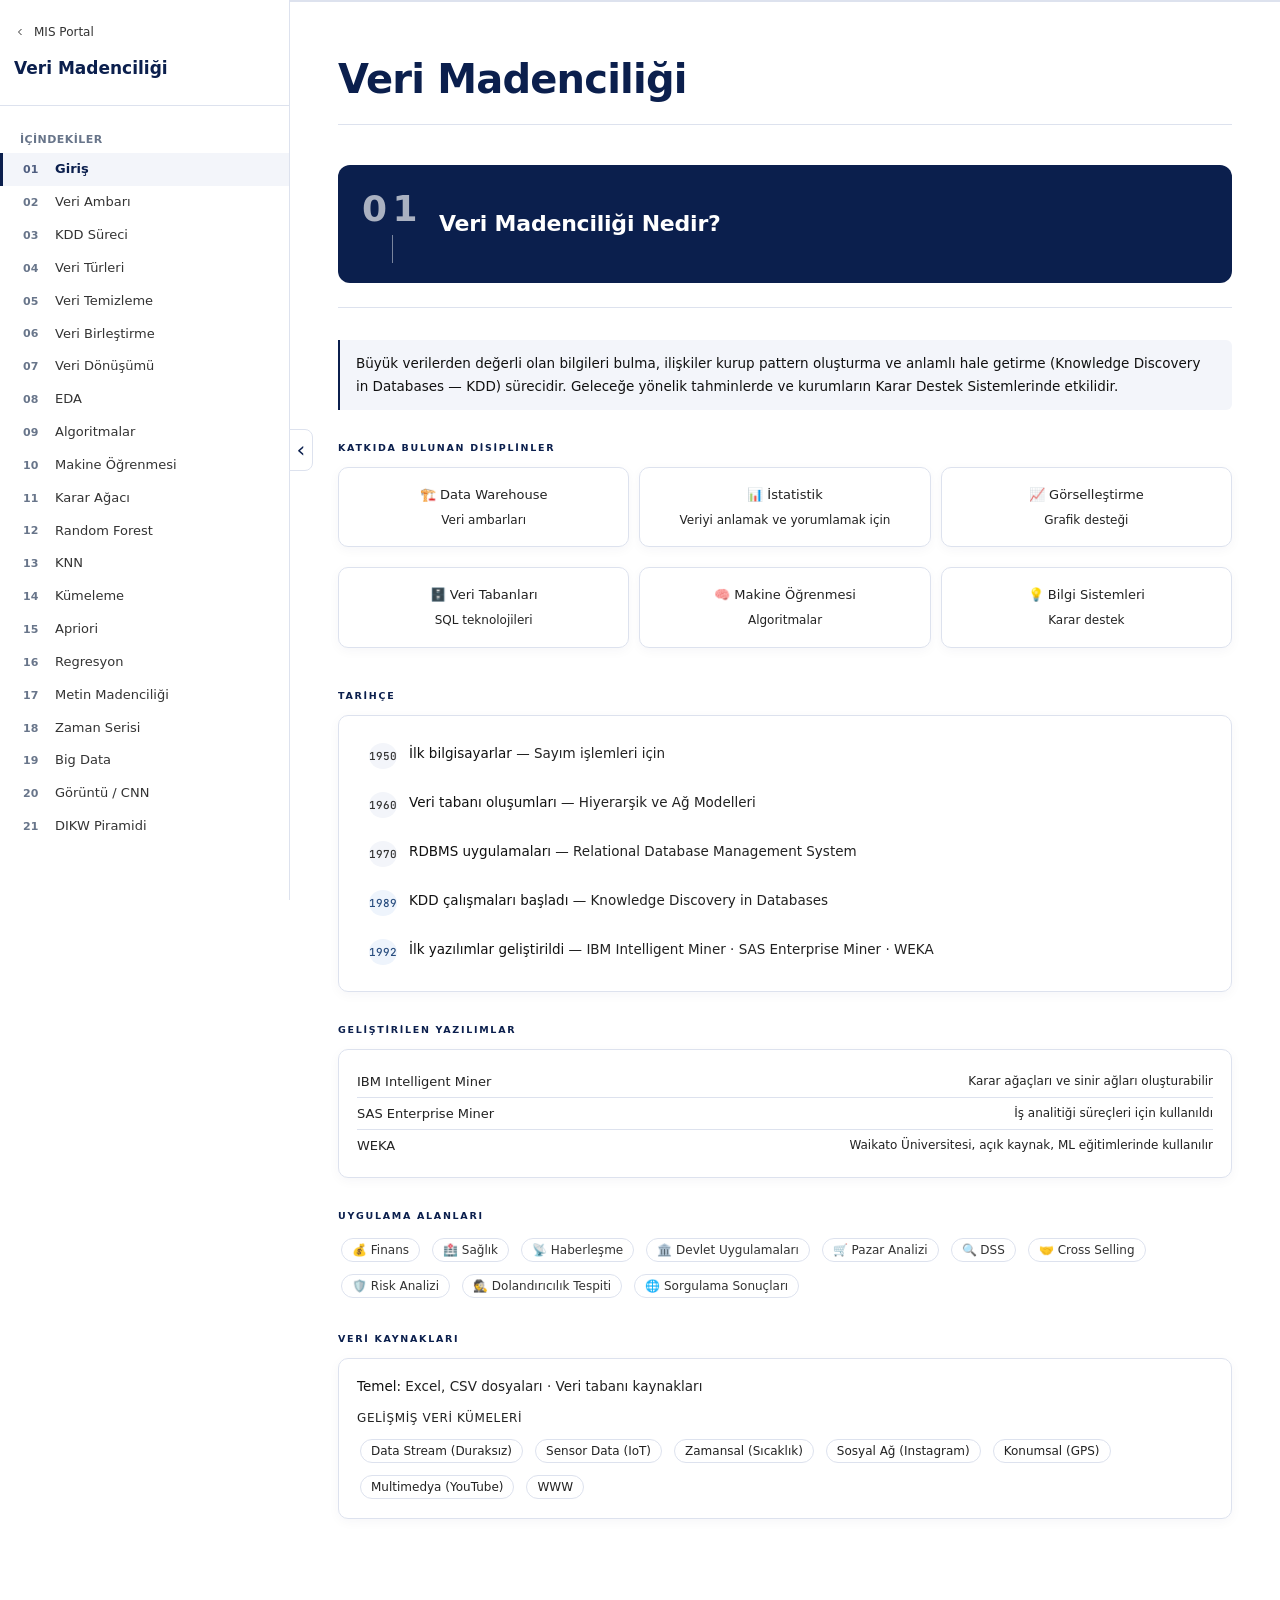
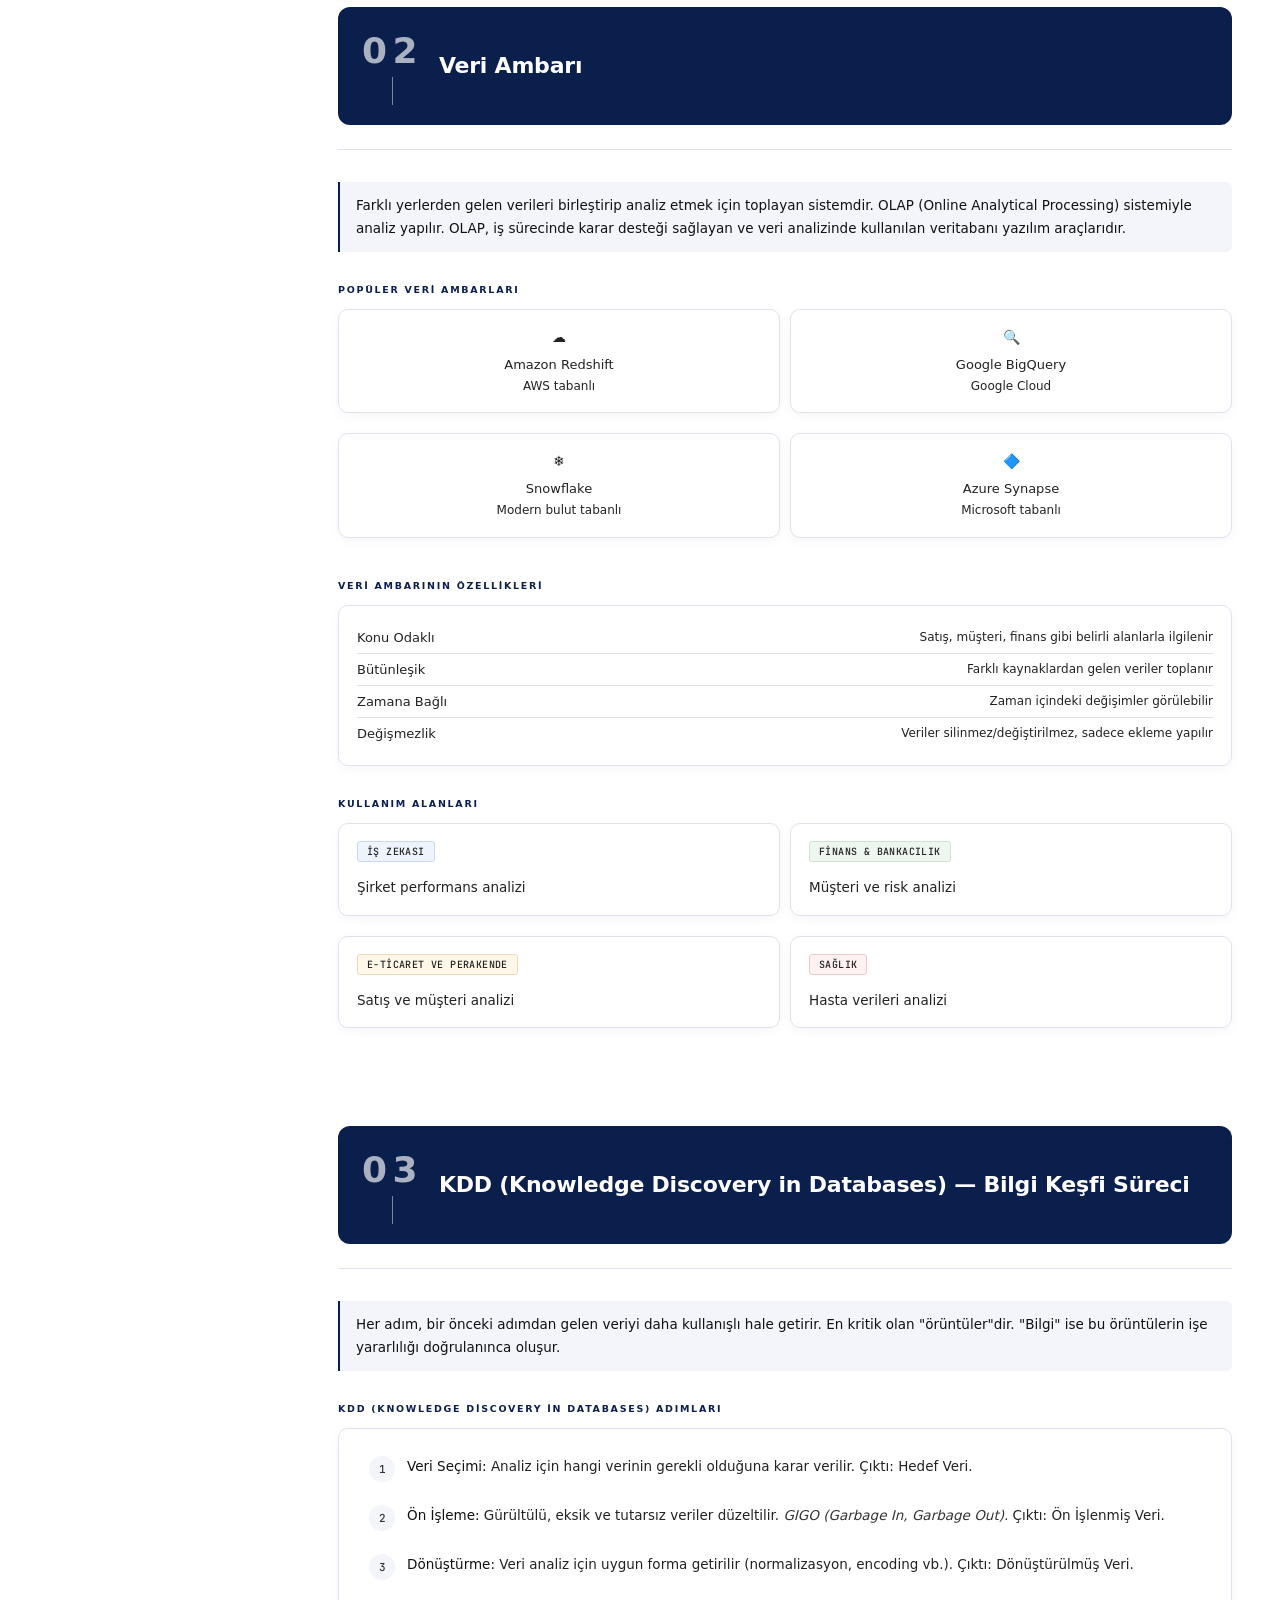
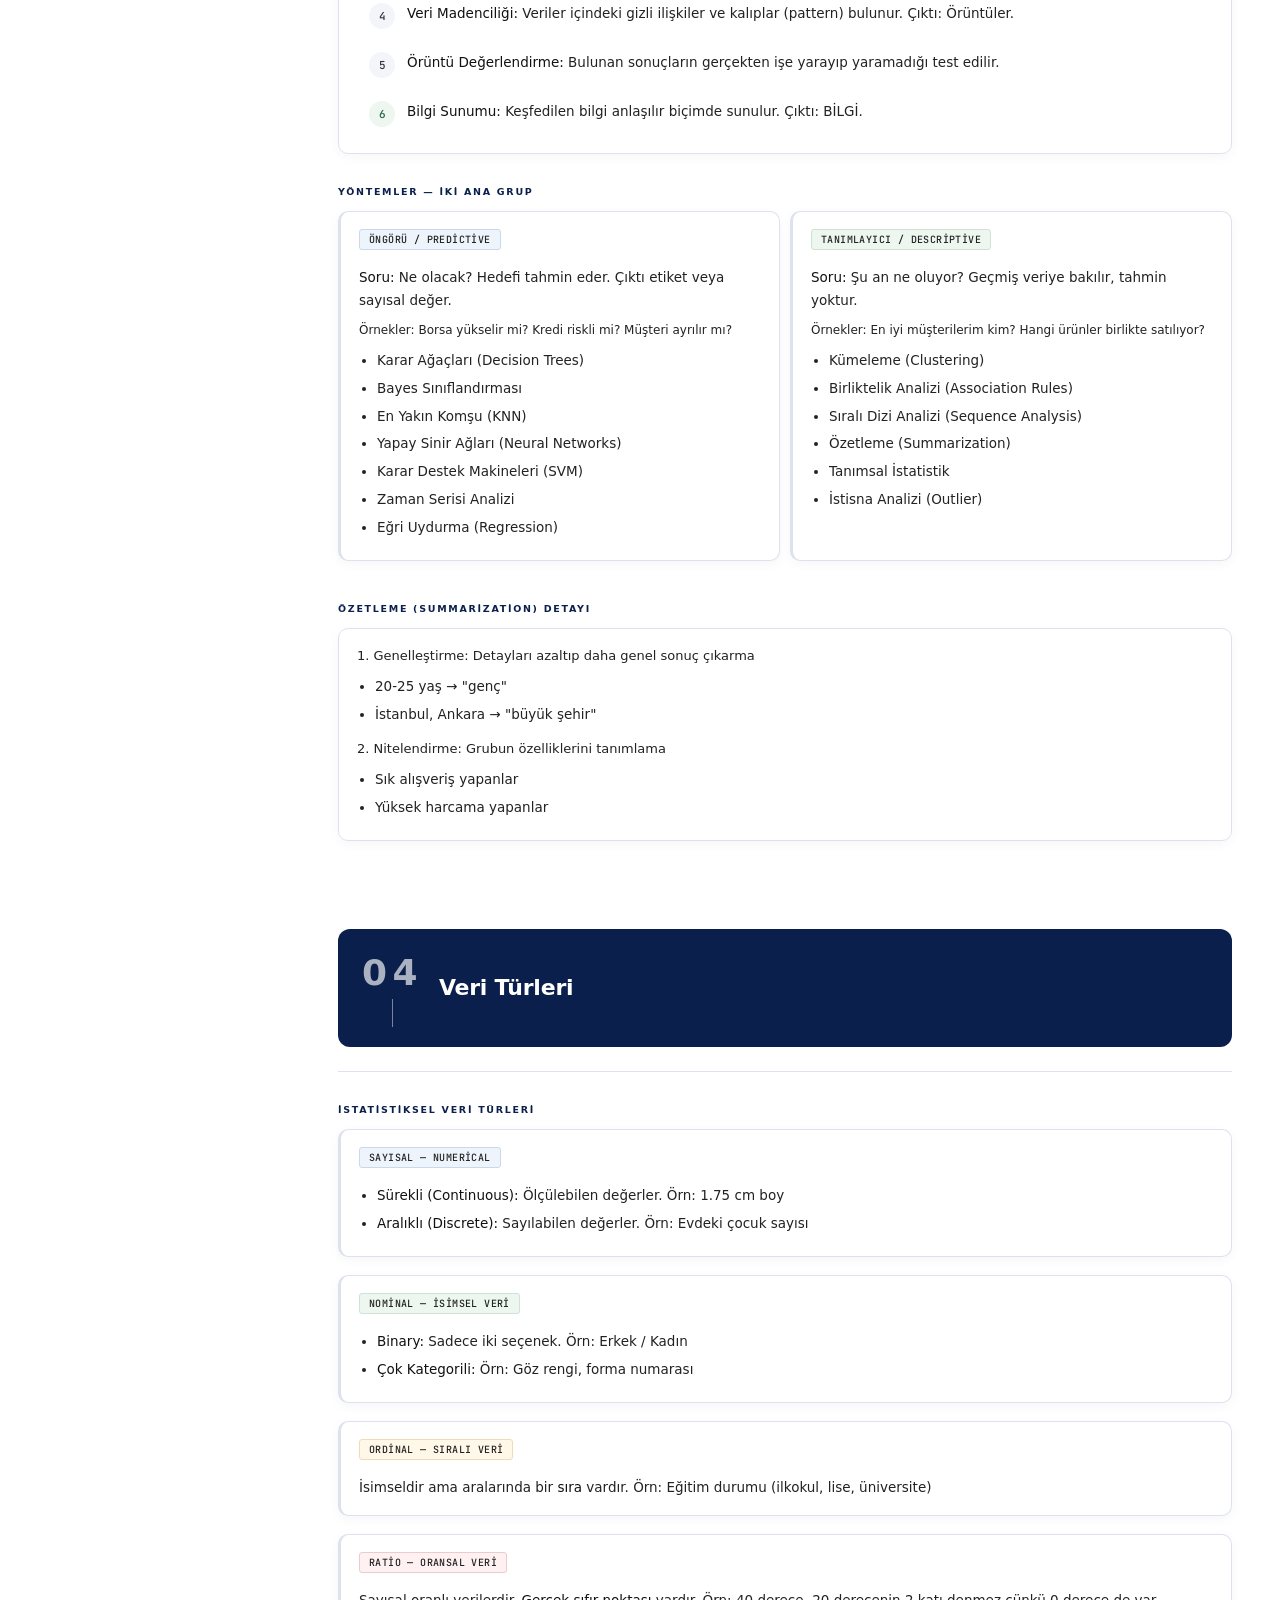
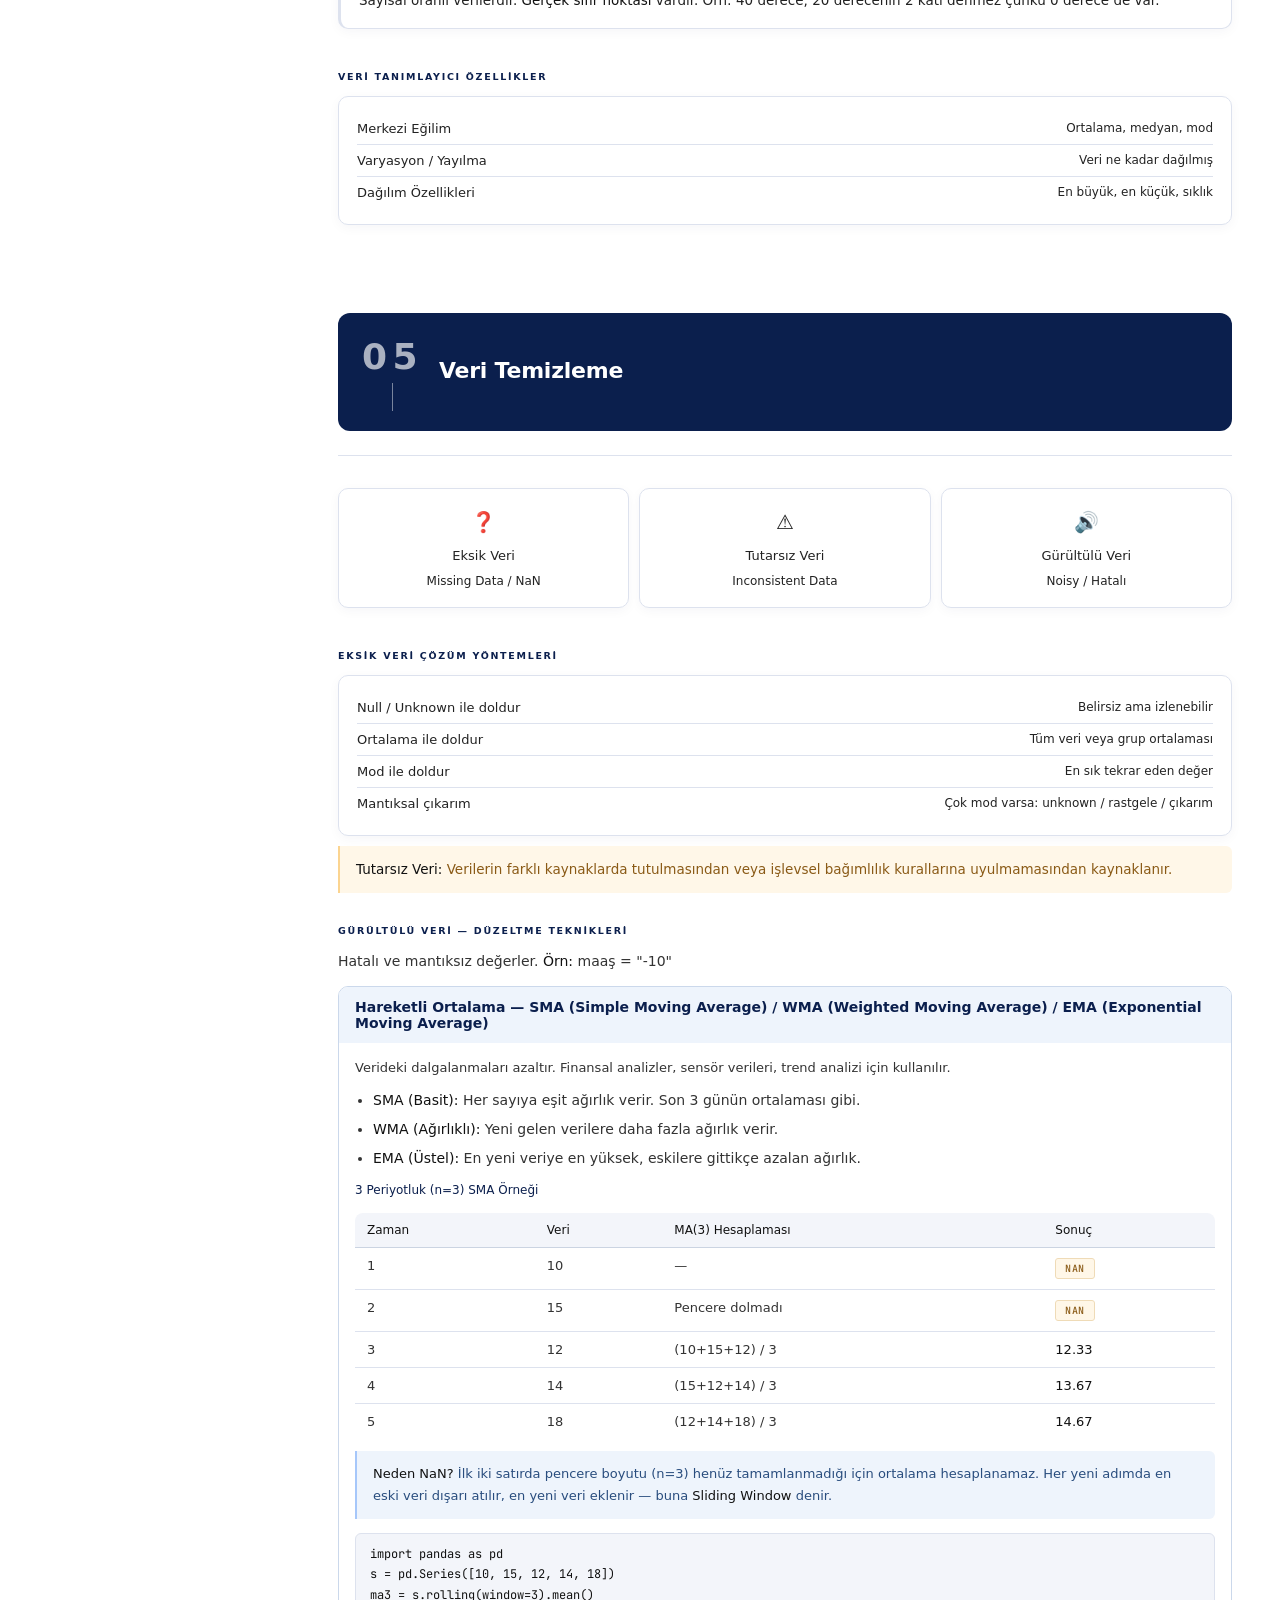
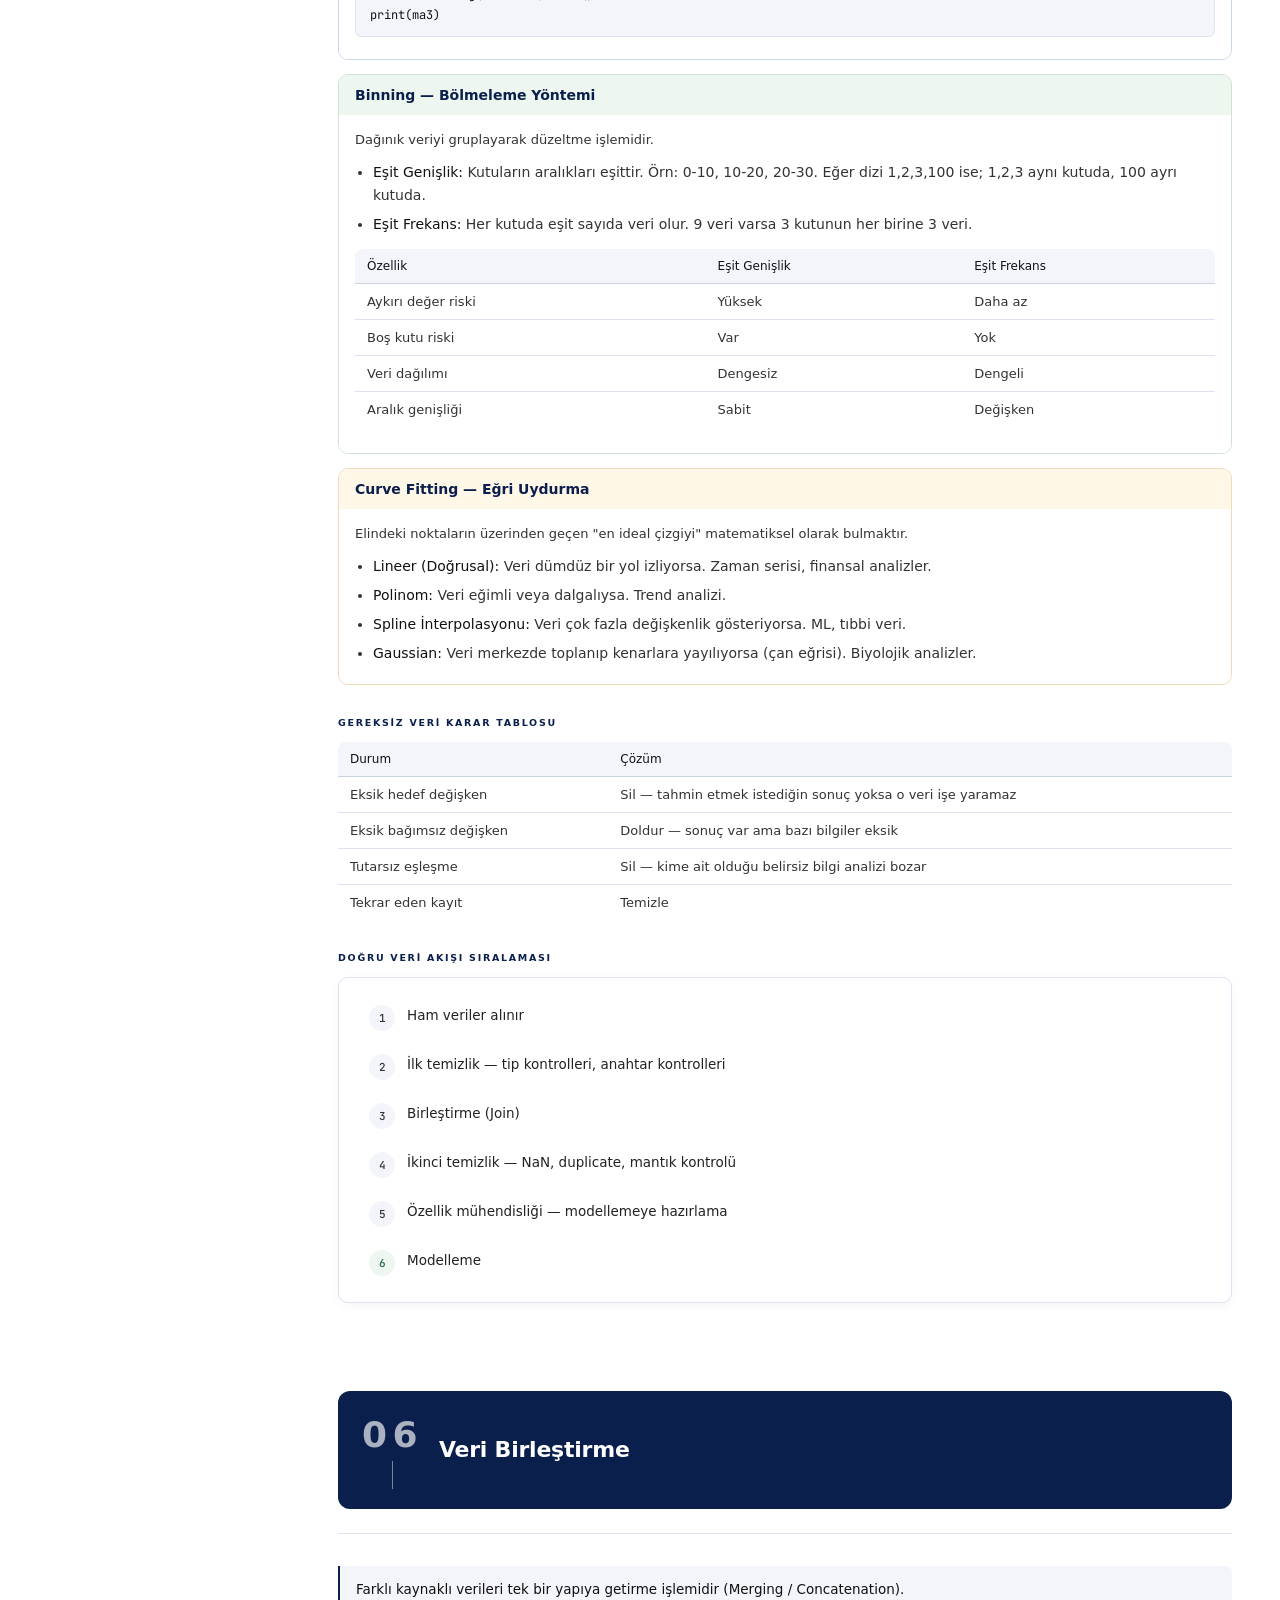
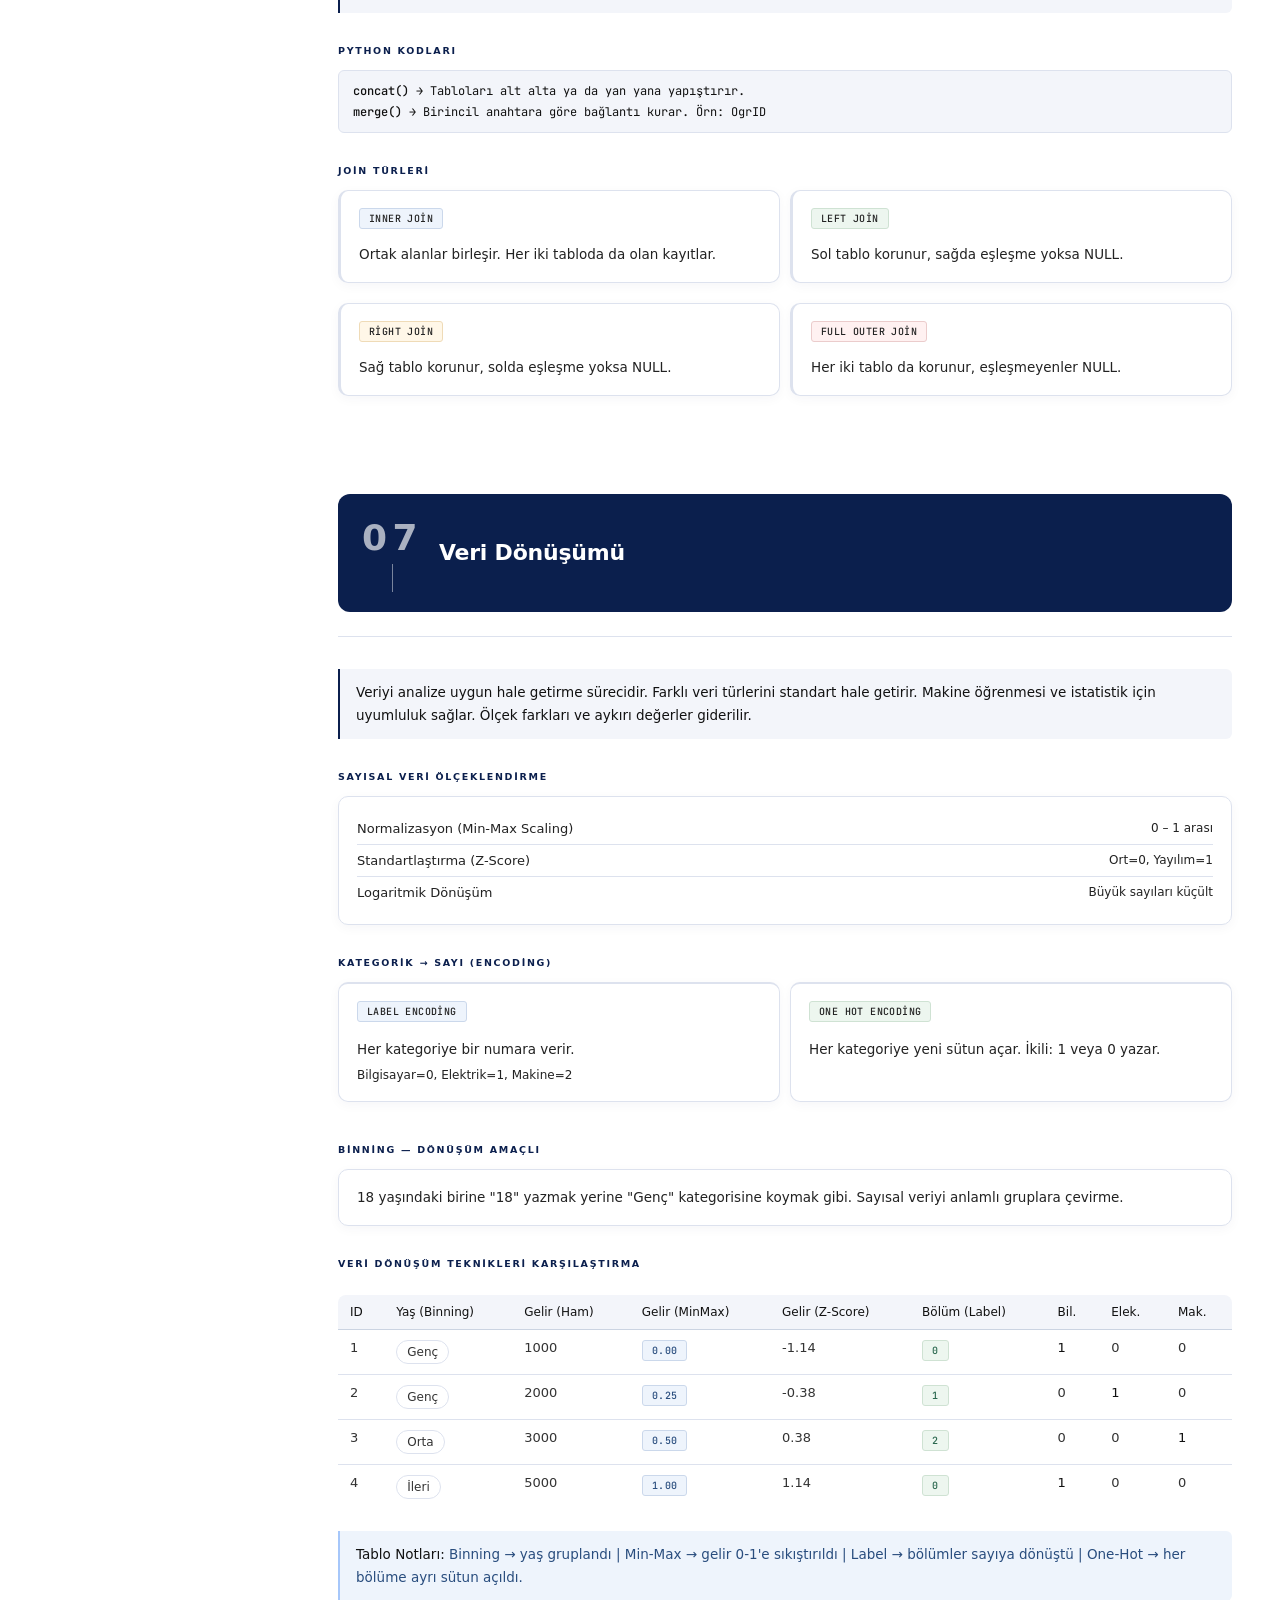
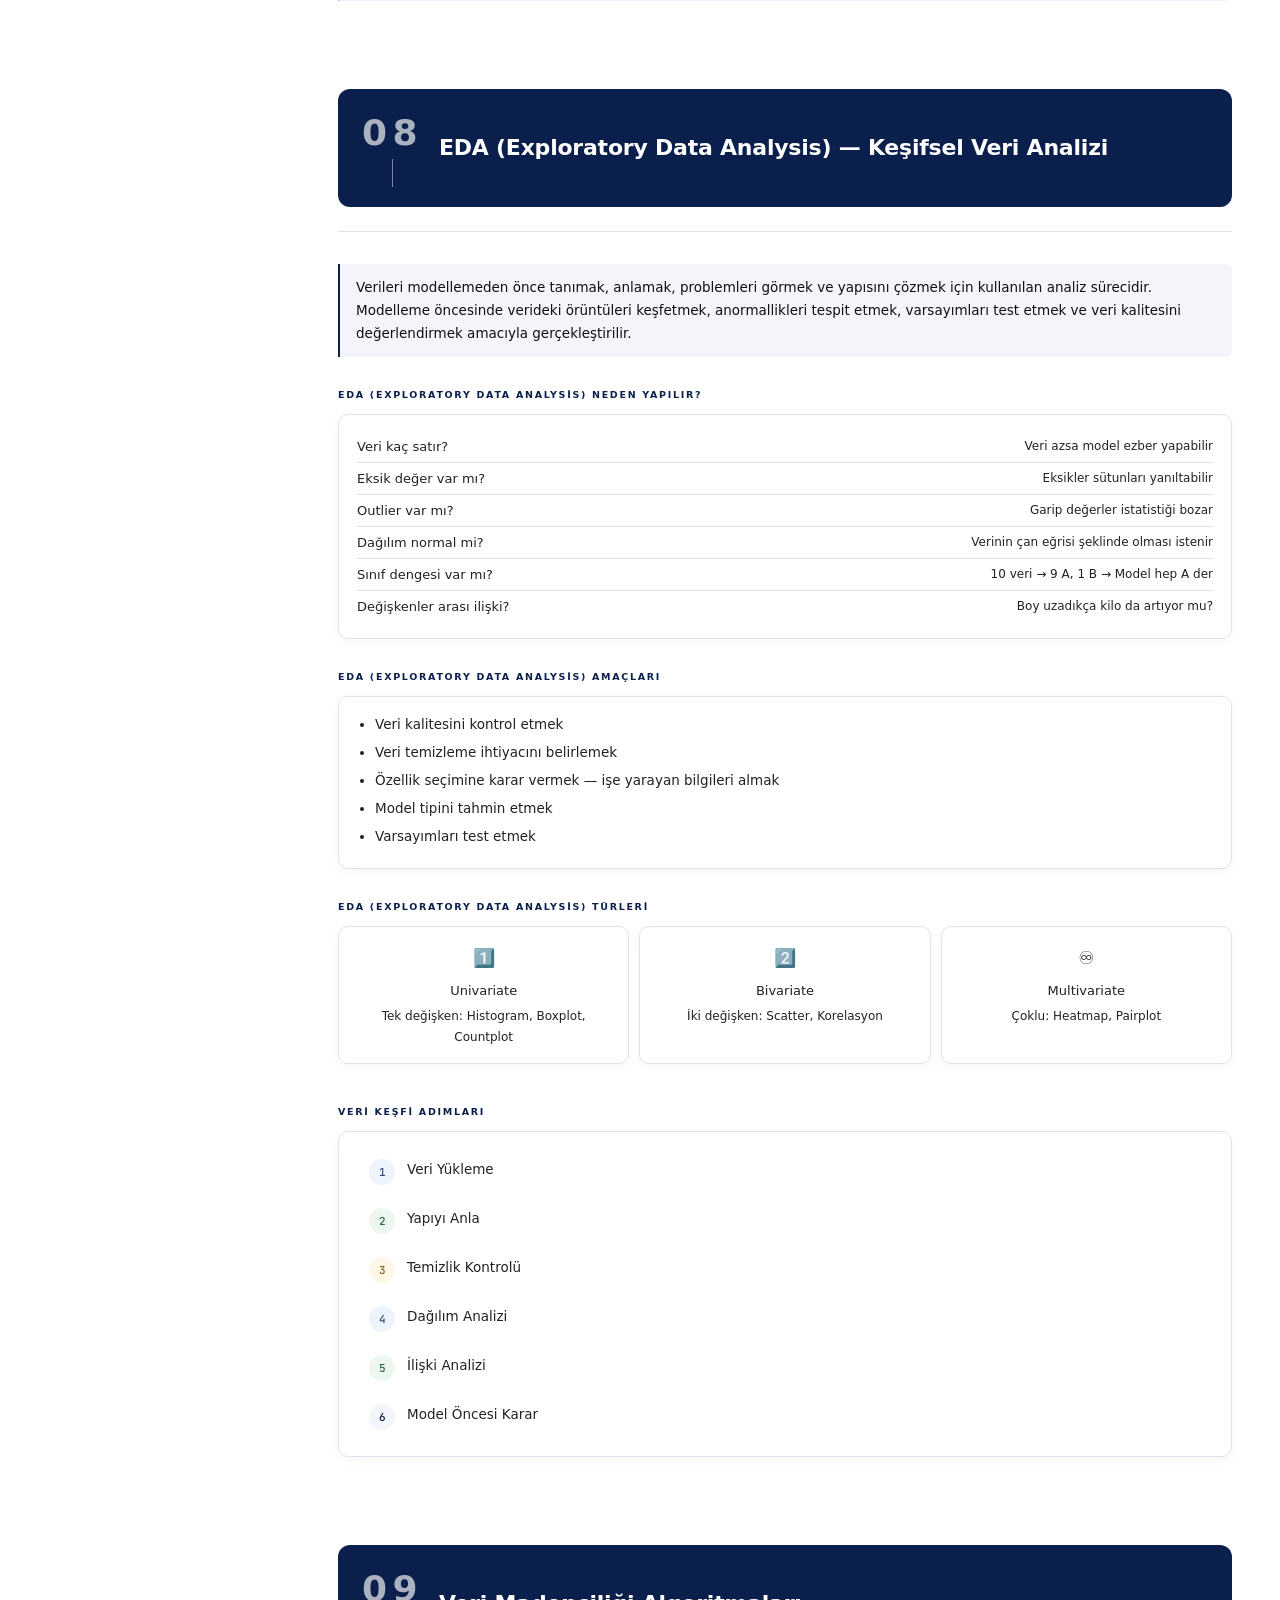
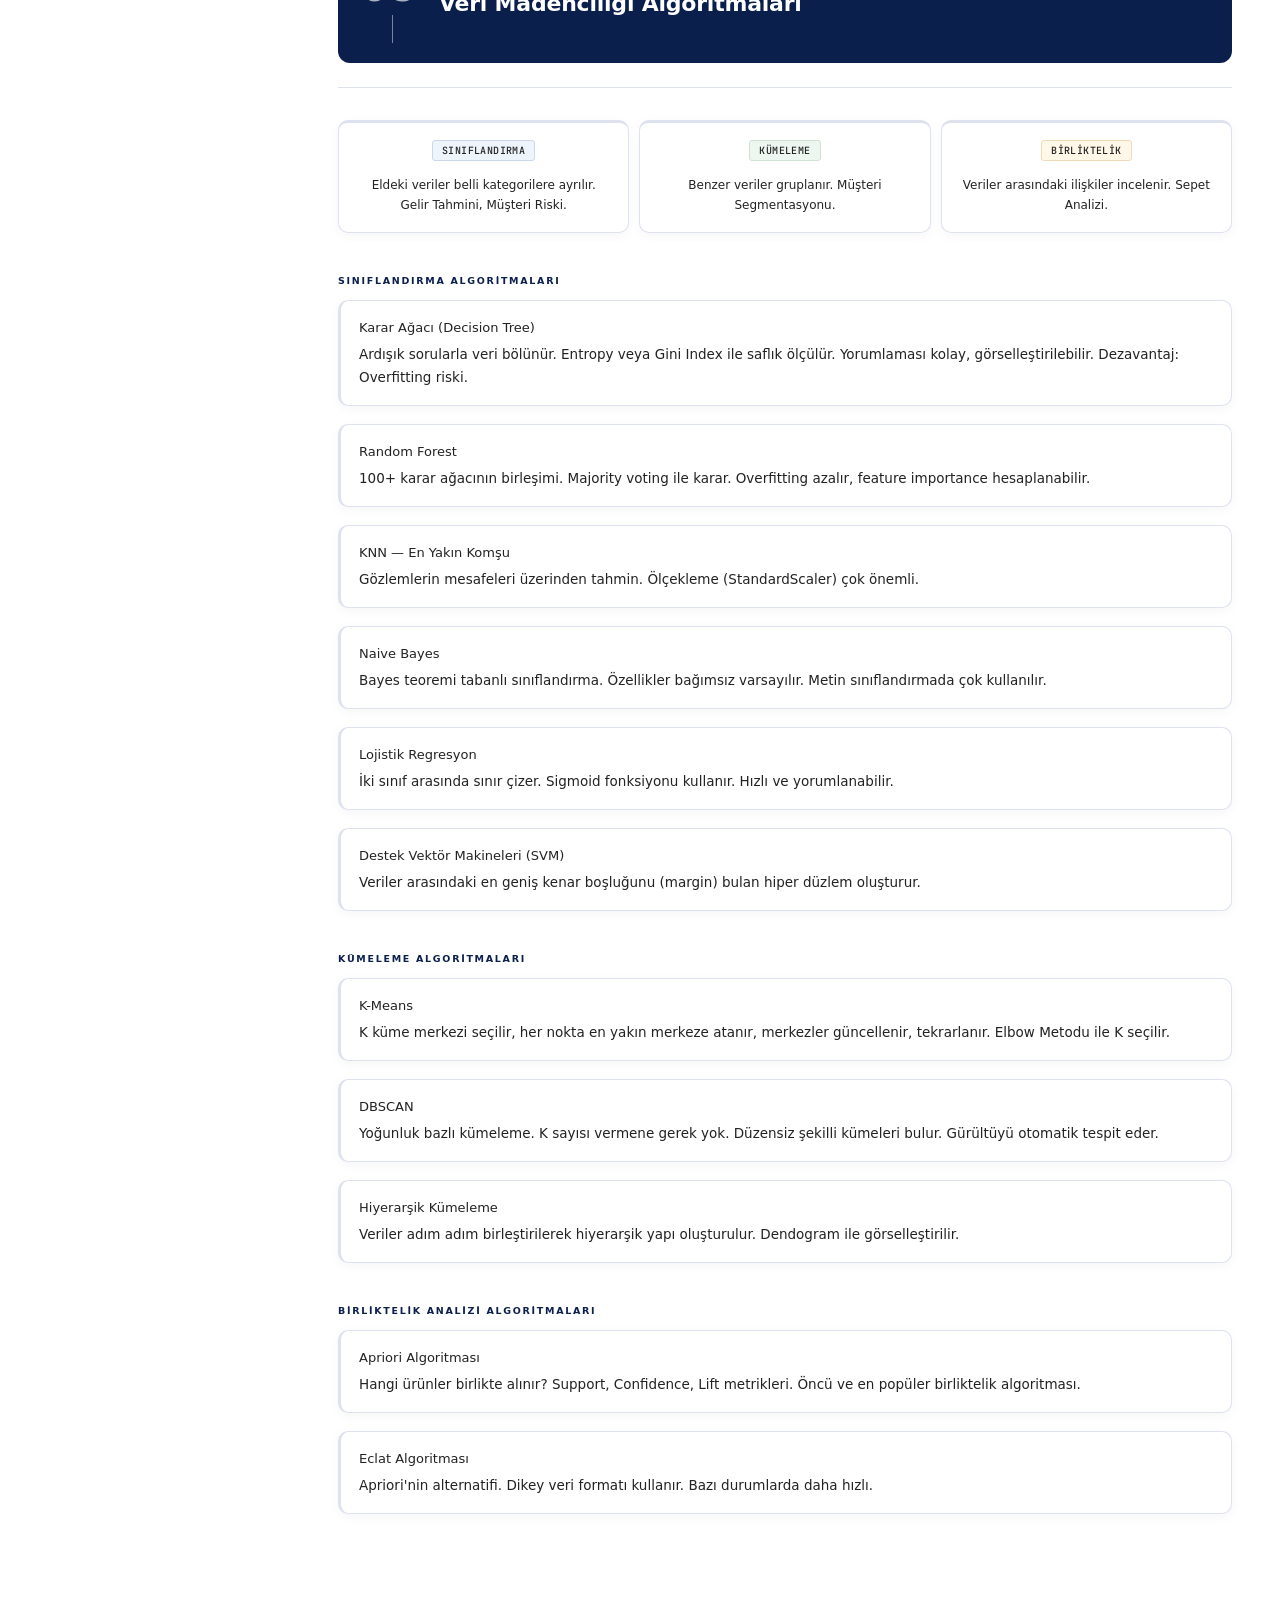
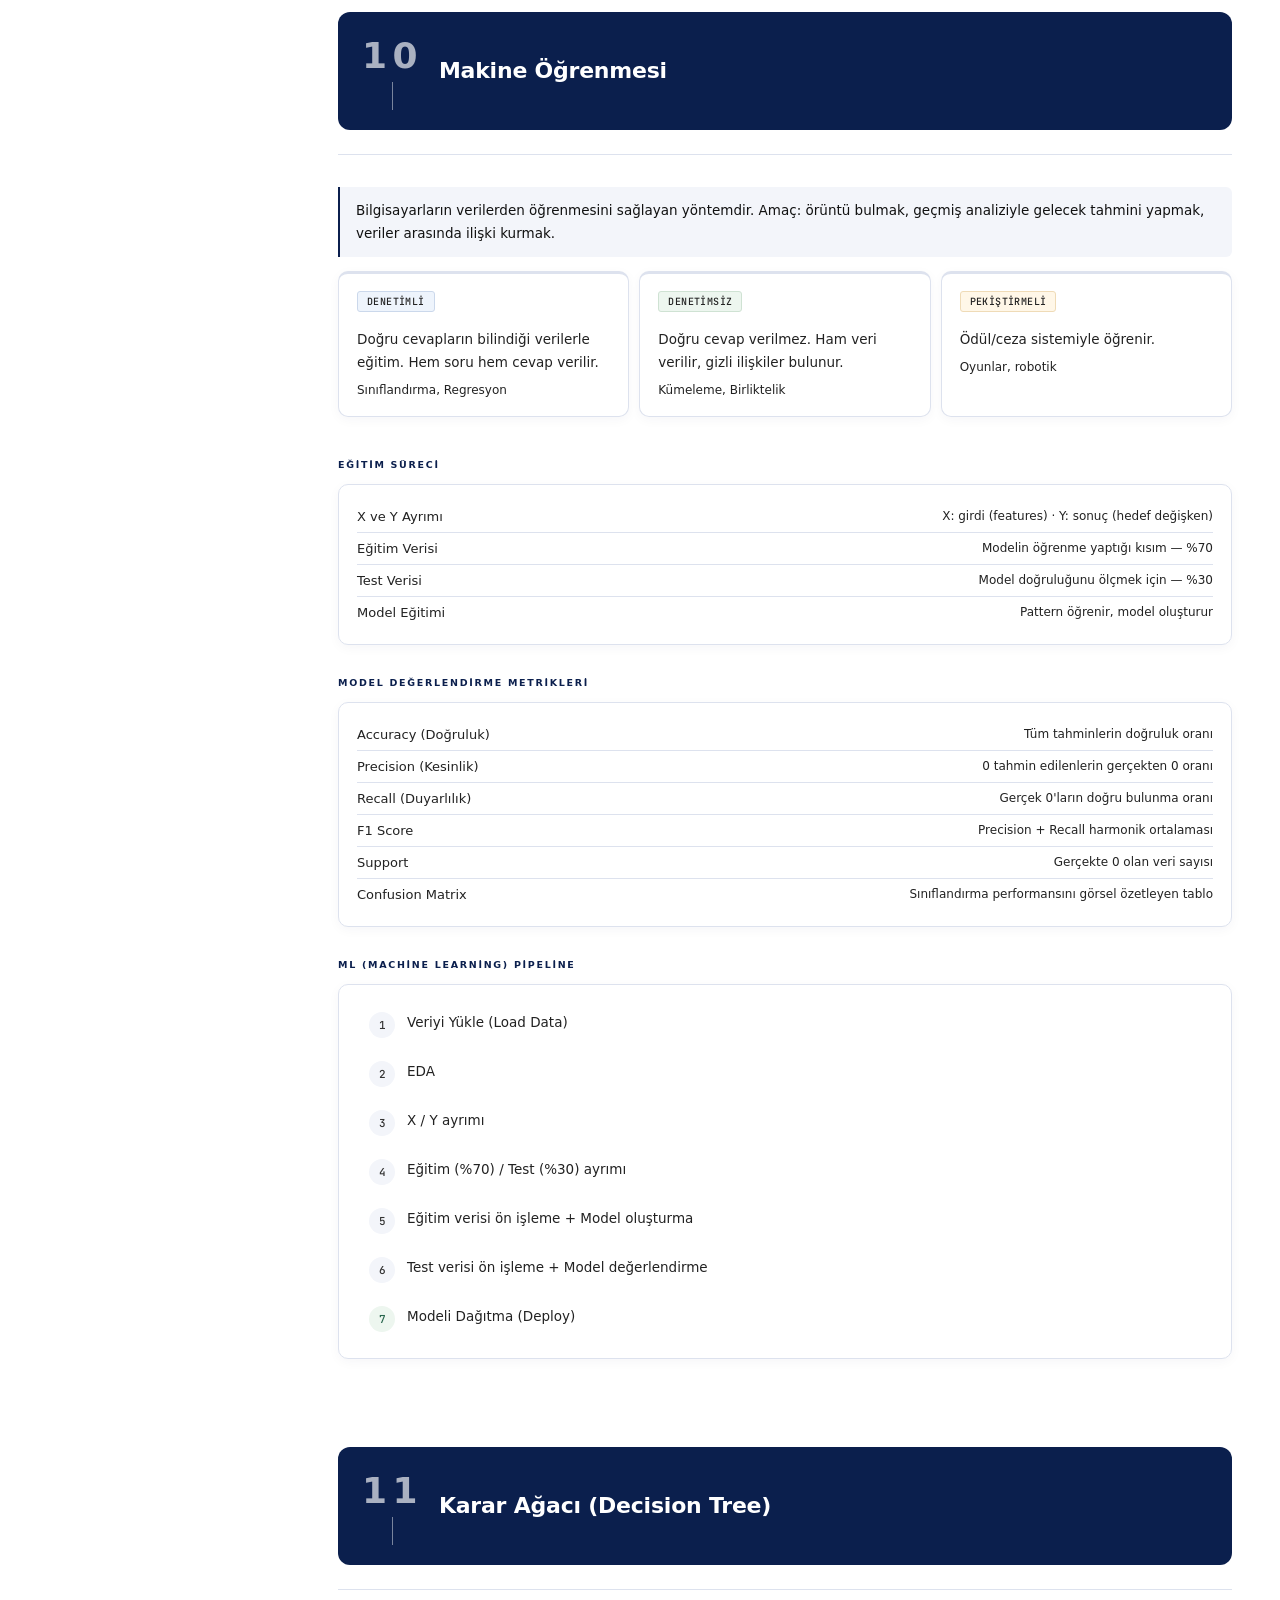
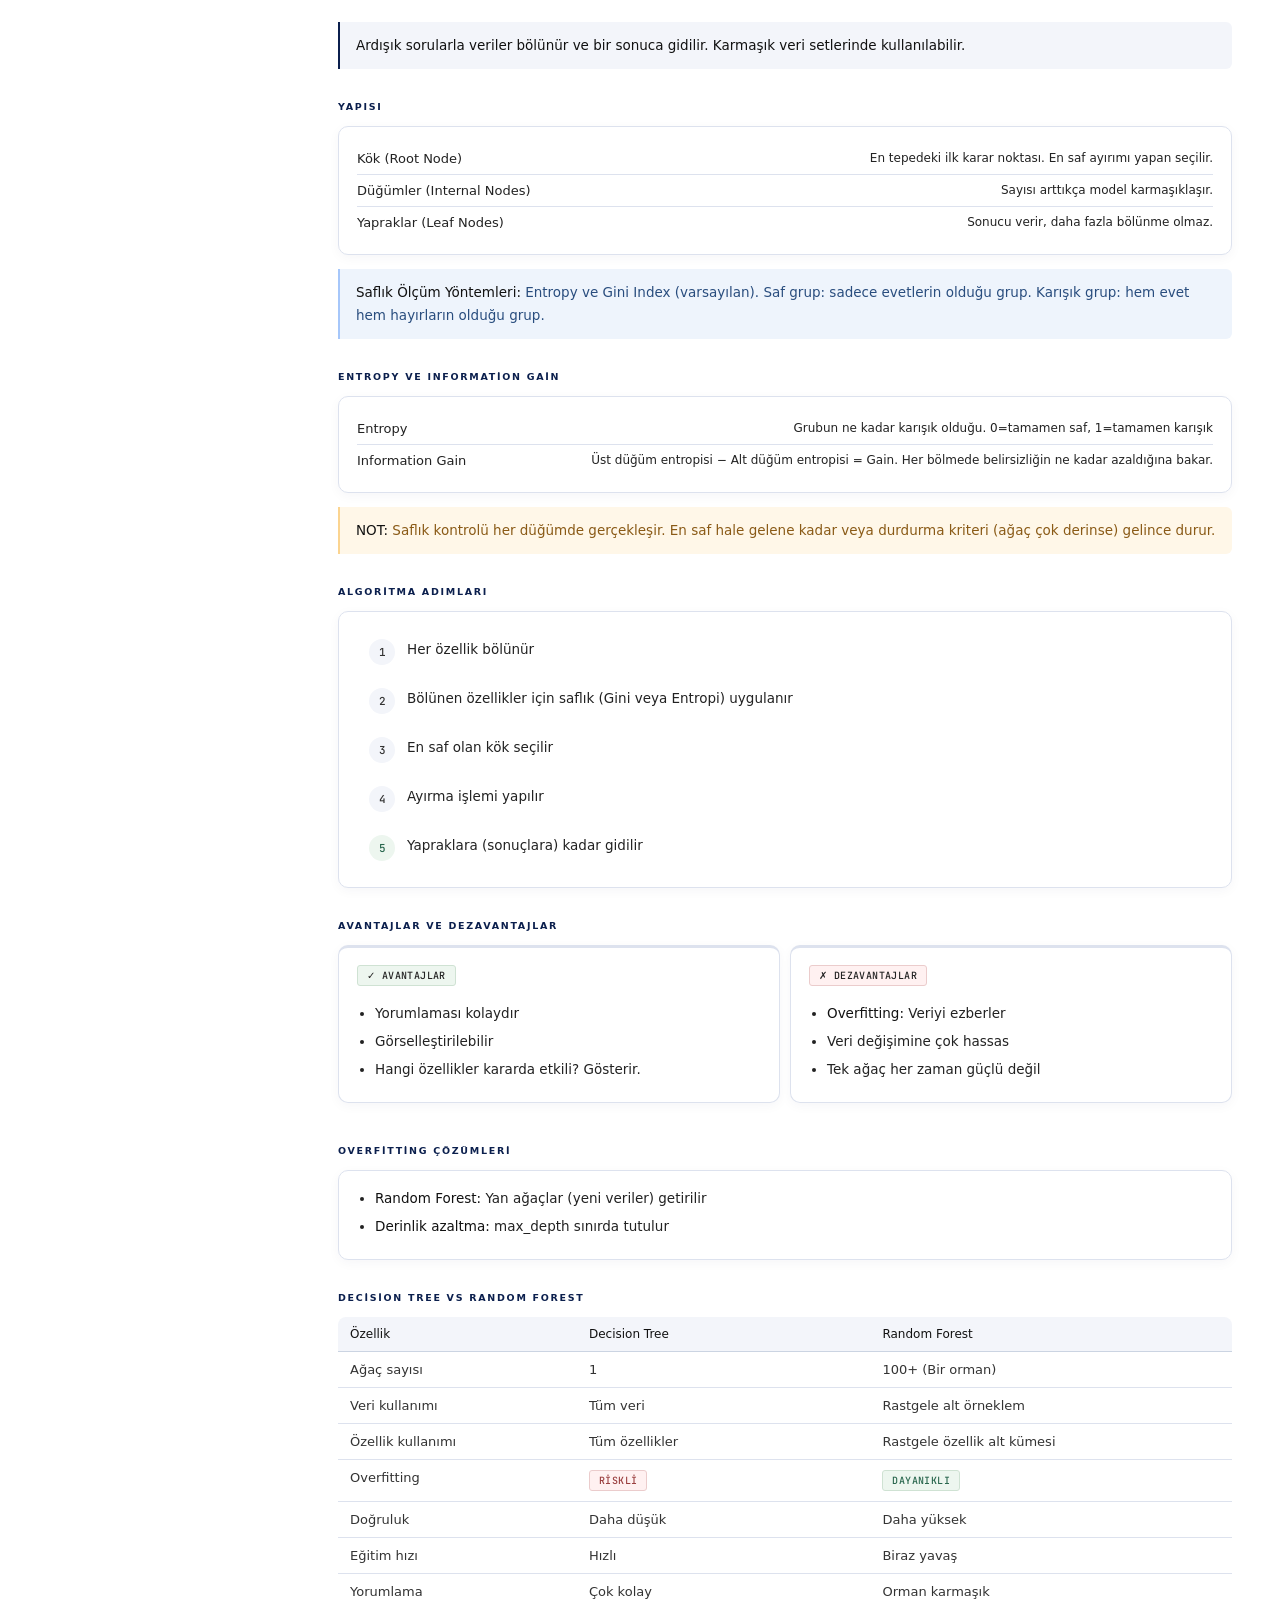
<file: dataMining.html>
<!DOCTYPE html>
<html lang="tr">
<head>
<meta charset="UTF-8">
<meta name="viewport" content="width=device-width, initial-scale=1.0">
<title>MIS Portal | Veri Madenciliği</title>
<link href="https://fonts.googleapis.com/css2?family=Crimson+Pro:ital,wght@0,300;0,400;0,600;1,300;1,400&family=JetBrains+Mono:wght@400;500&family=DM+Sans:wght@300;400;500&display=swap" rel="stylesheet">
<style>
*,*::before,*::after{box-sizing:border-box;margin:0;padding:0}
:root{
  --bg:#0b1326;--surface:#121c33;--surface2:#172240;--border:#1e2c4a;--border2:#253660;
  --text:#f0ede6;--sub:#7a8fb5;--muted:#3d527a;--accent:#c5a880;
  --accent-dim:rgba(197,168,128,0.15);--accent-border:rgba(197,168,128,0.25);
  --info-bg:rgba(59,130,246,0.1);--info-text:#7ab4f5;--info-border:rgba(59,130,246,0.2);
  --success-bg:rgba(34,197,94,0.08);--success-text:#6bcf8a;--success-border:rgba(34,197,94,0.18);
  --warn-bg:rgba(245,158,11,0.08);--warn-text:#e8a83a;--warn-border:rgba(245,158,11,0.2);
  --danger-bg:rgba(239,68,68,0.08);--danger-text:#f08080;--danger-border:rgba(239,68,68,0.2);
  --purple-bg:rgba(139,92,246,0.08);--purple-text:#a78bfa;--purple-border:rgba(139,92,246,0.2);
  --sidebar-w:240px;
}
html{scroll-behavior:smooth}
body{font-family:'DM Sans',sans-serif;background:var(--bg);color:var(--text);min-height:100vh;-webkit-font-smoothing:antialiased}
.layout{display:flex;min-height:100vh}

/* SIDEBAR */
.sidebar{width:var(--sidebar-w);min-height:100vh;background:var(--surface);border-right:1px solid var(--border);position:fixed;top:0;left:0;display:flex;flex-direction:column;z-index:100;overflow-y:auto}
.sidebar::-webkit-scrollbar{width:3px}.sidebar::-webkit-scrollbar-track{background:transparent}.sidebar::-webkit-scrollbar-thumb{background:var(--border2);border-radius:2px}
.sidebar-header{padding:28px 20px 20px;border-bottom:1px solid var(--border)}
.sidebar-back{display:flex;align-items:center;gap:8px;text-decoration:none;font-family:'JetBrains Mono',monospace;font-size:10px;letter-spacing:.12em;color:var(--sub);text-transform:uppercase;margin-bottom:16px;transition:color .2s}
.sidebar-back:hover{color:var(--accent)}
.sidebar-course{font-family:'JetBrains Mono',monospace;font-size:9px;letter-spacing:.18em;color:var(--accent);text-transform:uppercase;margin-bottom:6px}
.sidebar-title{font-family:'Crimson Pro',serif;font-size:20px;font-weight:600;color:var(--text);line-height:1.2}
.sidebar-nav{padding:16px 0 24px;flex:1}
.nav-section-label{font-family:'JetBrains Mono',monospace;font-size:9px;letter-spacing:.15em;color:var(--muted);text-transform:uppercase;padding:0 20px;margin:16px 0 6px}
.nav-item{display:flex;align-items:center;gap:10px;padding:8px 20px;text-decoration:none;font-size:12.5px;font-weight:400;color:var(--sub);transition:all .2s;border-left:2px solid transparent;cursor:pointer;background:none;border-right:none;border-top:none;border-bottom:none;width:100%;text-align:left;line-height:1.4}
.nav-item:hover{color:var(--text);background:rgba(255,255,255,0.03)}
.nav-item.active{color:var(--accent);border-left-color:var(--accent);background:var(--accent-dim)}
.nav-item-num{font-family:'JetBrains Mono',monospace;font-size:9px;color:var(--muted);flex-shrink:0;width:16px}
.nav-item.active .nav-item-num{color:var(--accent);opacity:.7}

/* MAIN */
.main{margin-left:var(--sidebar-w);flex:1;padding:64px 56px 120px;max-width:calc(760px + var(--sidebar-w));width:100%}
.page-header{margin-bottom:72px;padding-bottom:32px;border-bottom:1px solid var(--border)}
.page-label{font-family:'JetBrains Mono',monospace;font-size:10px;letter-spacing:.2em;color:var(--accent);text-transform:uppercase;margin-bottom:12px}
.page-title{font-family:'Crimson Pro',serif;font-size:48px;font-weight:300;color:var(--text);letter-spacing:-.02em;margin-bottom:8px}
.page-sub{font-size:13px;color:var(--sub)}

/* UNITS */
.unit{margin-bottom:88px;scroll-margin-top:40px}
.unit-header{display:flex;align-items:flex-start;gap:20px;margin-bottom:36px}
.unit-num-block{flex-shrink:0;display:flex;flex-direction:column;align-items:center;padding-top:6px}
.unit-num{font-family:'JetBrains Mono',monospace;font-size:10px;letter-spacing:.15em;color:var(--accent);opacity:.6}
.unit-line{width:1px;height:28px;background:var(--border);margin-top:8px}
.unit-title{font-family:'Crimson Pro',serif;font-size:32px;font-weight:400;color:var(--text);letter-spacing:-.01em;line-height:1.2;margin-bottom:4px}
.unit-divider{height:1px;background:var(--border);margin-bottom:32px}

/* TYPOGRAPHY */
h3{font-family:'JetBrains Mono',monospace;font-size:9.5px;letter-spacing:.18em;color:var(--sub);text-transform:uppercase;margin:32px 0 14px}
p,li{font-size:14px;line-height:1.7;color:var(--sub)}
ul{padding-left:18px}li{margin-bottom:5px}
strong{color:var(--text);font-weight:500}em{color:var(--sub);font-style:italic}

/* COMPONENTS */
.card{background:var(--surface);border:1px solid var(--border);border-radius:8px;padding:16px 18px;margin-bottom:10px}
.card p,.card li{font-size:13.5px}
.grid2{display:grid;grid-template-columns:1fr 1fr;gap:10px;margin-bottom:12px}
.grid3{display:grid;grid-template-columns:1fr 1fr 1fr;gap:10px;margin-bottom:12px}

.highlight-box{border-left:2px solid var(--accent);padding:12px 16px;background:var(--accent-dim);border-radius:0 6px 6px 0;margin:14px 0}
.highlight-box p{color:var(--text);font-size:13.5px;margin:0}
.info-box{border-left:2px solid rgba(59,130,246,0.4);padding:12px 16px;background:var(--info-bg);border-radius:0 6px 6px 0;margin:14px 0}
.info-box p{color:var(--info-text);font-size:13.5px;margin:0}
.danger-box{border-left:2px solid rgba(239,68,68,0.4);padding:12px 16px;background:var(--danger-bg);border-radius:0 6px 6px 0;margin:14px 0}
.danger-box p{color:var(--danger-text);font-size:13.5px;margin:0}
.warn-box{border-left:2px solid rgba(245,158,11,0.4);padding:12px 16px;background:var(--warn-bg);border-radius:0 6px 6px 0;margin:14px 0}
.warn-box p{color:var(--warn-text);font-size:13.5px;margin:0}
.success-box{border-left:2px solid rgba(34,197,94,0.4);padding:12px 16px;background:var(--success-bg);border-radius:0 6px 6px 0;margin:14px 0}
.success-box p{color:var(--success-text);font-size:13.5px;margin:0}

.badge{display:inline-block;font-size:10px;font-weight:500;font-family:'JetBrains Mono',monospace;padding:3px 9px;border-radius:3px;letter-spacing:.04em;text-transform:uppercase;margin-bottom:8px}
.b-blue{background:var(--info-bg);color:var(--info-text);border:1px solid var(--info-border)}
.b-green{background:var(--success-bg);color:var(--success-text);border:1px solid var(--success-border)}
.b-amber{background:var(--warn-bg);color:var(--warn-text);border:1px solid var(--warn-border)}
.b-red{background:var(--danger-bg);color:var(--danger-text);border:1px solid var(--danger-border)}
.b-purple{background:var(--purple-bg);color:var(--purple-text);border:1px solid var(--purple-border)}
.b-accent{background:var(--accent-dim);color:var(--accent);border:1px solid var(--accent-border)}

.step-list{display:flex;flex-direction:column;gap:2px}
.step-item{display:flex;align-items:flex-start;gap:12px;padding:10px 12px;border-radius:6px}
.step-item:hover{background:var(--surface2)}
.step-num{min-width:26px;height:26px;border-radius:50%;display:flex;align-items:center;justify-content:center;font-size:11px;font-weight:500;font-family:'JetBrains Mono',monospace;background:var(--surface2);color:var(--sub);flex-shrink:0;margin-top:1px}

.theory-block{border:1px solid var(--border);border-radius:10px;overflow:hidden;margin-bottom:14px}
.theory-header{padding:12px 16px;background:var(--surface2);display:flex;align-items:center;gap:10px}
.theory-header h4{font-size:14px;font-weight:500;color:var(--text)}
.theory-body{padding:14px 16px;background:var(--surface)}
.theory-body p{font-size:13px}

table{width:100%;border-collapse:collapse;font-size:13px;margin:12px 0;border-radius:8px;overflow:hidden}
th{text-align:left;padding:10px 12px;background:var(--surface2);font-weight:500;color:var(--text);font-size:12px;border-bottom:1px solid var(--border2)}
td{padding:10px 12px;border-bottom:1px solid var(--border);color:var(--sub);font-size:13px;vertical-align:top}
tr:last-child td{border-bottom:none}
td strong{color:var(--text)}

.pill{display:inline-block;font-size:12px;padding:4px 10px;border-radius:20px;border:1px solid var(--border);color:var(--sub);margin:3px}

.kv{display:flex;justify-content:space-between;align-items:flex-start;padding:8px 0;border-bottom:1px solid var(--border);font-size:13px;gap:12px}
.kv:last-child{border-bottom:none}
.kv-k{color:var(--sub);flex-shrink:0}
.kv-v{color:var(--text);font-weight:500;text-align:right;font-size:12px}

.code-box{background:var(--surface2);border:1px solid var(--border);border-radius:6px;padding:10px 14px;margin:8px 0;font-family:'JetBrains Mono',monospace;font-size:12px;color:var(--text);line-height:1.7}

/* DIKW */
.dikw-wrap{display:flex;flex-direction:column;gap:4px;margin:16px 0}
.dikw-level{border-radius:8px;padding:14px 18px;border:1px solid var(--border)}
.dikw-label{font-family:'JetBrains Mono',monospace;font-size:9px;letter-spacing:.15em;text-transform:uppercase;margin-bottom:6px;font-weight:500}

/* PROGRESS BAR */
.progress-bar{position:fixed;top:0;left:var(--sidebar-w);right:0;height:2px;background:var(--border);z-index:200}
.progress-fill{height:100%;background:var(--accent);width:0%;transition:width .1s}

/* MOBILE */
.mobile-toggle{display:none;position:fixed;top:16px;left:16px;width:40px;height:40px;background:var(--surface);border:1px solid var(--border);border-radius:8px;align-items:center;justify-content:center;cursor:pointer;z-index:200;color:var(--text)}

@media(max-width:768px){
  .sidebar{transform:translateX(-100%);transition:transform .3s cubic-bezier(0.16,1,0.3,1)}
  .sidebar.open{transform:translateX(0)}
  .main{margin-left:0;padding:72px 20px 80px}
  .mobile-toggle{display:flex}
  .page-title{font-size:34px}
  .grid2,.grid3{grid-template-columns:1fr}
  .progress-bar{left:0}
}

@keyframes fadeUp{from{opacity:0;transform:translateY(12px)}to{opacity:1;transform:translateY(0)}}
.unit{animation:fadeUp .5s ease both}
</style>
<link rel="stylesheet" href="theme.css">
</head>
<body>

<div class="progress-bar"><div class="progress-fill" id="progressFill"></div></div>
<button class="mobile-toggle" onclick="toggleSidebar()" aria-label="Menü">
  <svg width="18" height="18" viewBox="0 0 24 24" fill="none" stroke="currentColor" stroke-width="2"><line x1="3" y1="6" x2="21" y2="6"/><line x1="3" y1="12" x2="21" y2="12"/><line x1="3" y1="18" x2="21" y2="18"/></svg>
</button>

<div class="layout">
<aside class="sidebar" id="sidebar">
  <div class="sidebar-header">
    <a href="index.html" class="sidebar-back">
      <svg width="12" height="12" viewBox="0 0 24 24" fill="none" stroke="currentColor" stroke-width="2"><polyline points="15 18 9 12 15 6"/></svg>
      MIS Portal
    </a>
    <div class="sidebar-course">Veri Madenciliği</div>
    <div class="sidebar-title">Ders Notları</div>
  </div>
  <nav class="sidebar-nav">
    <div class="nav-section-label">İçindekiler</div>
    <button class="nav-item active" onclick="goToSection('giris')"><span class="nav-item-num">01</span>Giriş</button>
    <button class="nav-item" onclick="goToSection('veriambari')"><span class="nav-item-num">02</span>Veri Ambarı</button>
    <button class="nav-item" onclick="goToSection('kdd')"><span class="nav-item-num">03</span>KDD Süreci</button>
    <button class="nav-item" onclick="goToSection('veri')"><span class="nav-item-num">04</span>Veri Türleri</button>
    <button class="nav-item" onclick="goToSection('temizleme')"><span class="nav-item-num">05</span>Veri Temizleme</button>
    <button class="nav-item" onclick="goToSection('birlestirme')"><span class="nav-item-num">06</span>Veri Birleştirme</button>
    <button class="nav-item" onclick="goToSection('donusum')"><span class="nav-item-num">07</span>Veri Dönüşümü</button>
    <button class="nav-item" onclick="goToSection('eda')"><span class="nav-item-num">08</span>EDA</button>
    <button class="nav-item" onclick="goToSection('algoritmalar')"><span class="nav-item-num">09</span>Algoritmalar</button>
    <button class="nav-item" onclick="goToSection('ml')"><span class="nav-item-num">10</span>Makine Öğrenmesi</button>
    <button class="nav-item" onclick="goToSection('karar-agaci')"><span class="nav-item-num">11</span>Karar Ağacı</button>
    <button class="nav-item" onclick="goToSection('random-forest')"><span class="nav-item-num">12</span>Random Forest</button>
    <button class="nav-item" onclick="goToSection('knn')"><span class="nav-item-num">13</span>KNN</button>
    <button class="nav-item" onclick="goToSection('kumeleme')"><span class="nav-item-num">14</span>Kümeleme</button>
    <button class="nav-item" onclick="goToSection('apriori')"><span class="nav-item-num">15</span>Apriori</button>
    <button class="nav-item" onclick="goToSection('regresyon')"><span class="nav-item-num">16</span>Regresyon</button>
    <button class="nav-item" onclick="goToSection('metin')"><span class="nav-item-num">17</span>Metin Madenciliği</button>
    <button class="nav-item" onclick="goToSection('zaman-serisi')"><span class="nav-item-num">18</span>Zaman Serisi</button>
    <button class="nav-item" onclick="goToSection('bigdata')"><span class="nav-item-num">19</span>Big Data</button>
    <button class="nav-item" onclick="goToSection('goruntu')"><span class="nav-item-num">20</span>Görüntü / CNN</button>
    <button class="nav-item" onclick="goToSection('dikw')"><span class="nav-item-num">21</span>DIKW Piramidi</button>
  </nav>
</aside>

<main class="main">
  <div class="page-header">
    <div class="page-title">Veri Madenciliği</div>
  </div>

  <!-- ═══════════════════════════════════════ 01 GİRİŞ -->
  <section class="unit" id="giris">
    <div class="unit-header">
      <div class="unit-num-block"><span class="unit-num">01</span><div class="unit-line"></div></div>
      <div><h2 class="unit-title">Veri Madenciliği Nedir?</h2></div>
    </div>
    <div class="unit-divider"></div>

    <div class="highlight-box">
      <p>Büyük verilerden değerli olan bilgileri bulma, ilişkiler kurup <strong>pattern</strong> oluşturma ve anlamlı hale getirme (<strong>Knowledge Discovery in Databases — KDD</strong>) sürecidir. Geleceğe yönelik tahminlerde ve kurumların <strong>Karar Destek Sistemleri</strong>nde etkilidir.</p>
    </div>

    <h3>Katkıda Bulunan Disiplinler</h3>
    <div class="grid3">
      <div class="card" style="text-align:center"><p style="font-size:13px;font-weight:500;margin-bottom:4px">🏗️ Data Warehouse</p><p style="font-size:12px">Veri ambarları</p></div>
      <div class="card" style="text-align:center"><p style="font-size:13px;font-weight:500;margin-bottom:4px">📊 İstatistik</p><p style="font-size:12px">Veriyi anlamak ve yorumlamak için</p></div>
      <div class="card" style="text-align:center"><p style="font-size:13px;font-weight:500;margin-bottom:4px">📈 Görselleştirme</p><p style="font-size:12px">Grafik desteği</p></div>
      <div class="card" style="text-align:center"><p style="font-size:13px;font-weight:500;margin-bottom:4px">🗄️ Veri Tabanları</p><p style="font-size:12px">SQL teknolojileri</p></div>
      <div class="card" style="text-align:center"><p style="font-size:13px;font-weight:500;margin-bottom:4px">🧠 Makine Öğrenmesi</p><p style="font-size:12px">Algoritmalar</p></div>
      <div class="card" style="text-align:center"><p style="font-size:13px;font-weight:500;margin-bottom:4px">💡 Bilgi Sistemleri</p><p style="font-size:12px">Karar destek</p></div>
    </div>

    <h3>Tarihçe</h3>
    <div class="card">
      <div class="step-list">
        <div class="step-item"><div class="step-num">1950</div><div><p style="margin:0"><strong>İlk bilgisayarlar</strong> — Sayım işlemleri için</p></div></div>
        <div class="step-item"><div class="step-num">1960</div><div><p style="margin:0"><strong>Veri tabanı oluşumları</strong> — Hiyerarşik ve Ağ Modelleri</p></div></div>
        <div class="step-item"><div class="step-num">1970</div><div><p style="margin:0"><strong>RDBMS uygulamaları</strong> — Relational Database Management System</p></div></div>
        <div class="step-item"><div class="step-num" style="background:var(--info-bg);color:var(--info-text)">1989</div><div><p style="margin:0"><strong>KDD çalışmaları başladı</strong> — Knowledge Discovery in Databases</p></div></div>
        <div class="step-item"><div class="step-num" style="background:var(--info-bg);color:var(--info-text)">1992</div><div><p style="margin:0"><strong>İlk yazılımlar geliştirildi</strong> — IBM Intelligent Miner · SAS Enterprise Miner · WEKA</p></div></div>
      </div>
    </div>

    <h3>Geliştirilen Yazılımlar</h3>
    <div class="card">
      <div class="kv"><span class="kv-k">IBM Intelligent Miner</span><span class="kv-v">Karar ağaçları ve sinir ağları oluşturabilir</span></div>
      <div class="kv"><span class="kv-k">SAS Enterprise Miner</span><span class="kv-v">İş analitiği süreçleri için kullanıldı</span></div>
      <div class="kv"><span class="kv-k">WEKA</span><span class="kv-v">Waikato Üniversitesi, açık kaynak, ML eğitimlerinde kullanılır</span></div>
    </div>

    <h3>Uygulama Alanları</h3>
    <div style="display:flex;flex-wrap:wrap;gap:6px;margin:10px 0">
      <span class="pill">💰 Finans</span><span class="pill">🏥 Sağlık</span><span class="pill">📡 Haberleşme</span>
      <span class="pill">🏛️ Devlet Uygulamaları</span><span class="pill">🛒 Pazar Analizi</span><span class="pill">🔍 DSS</span>
      <span class="pill">🤝 Cross Selling</span><span class="pill">🛡️ Risk Analizi</span><span class="pill">🕵️ Dolandırıcılık Tespiti</span>
      <span class="pill">🌐 Sorgulama Sonuçları</span>
    </div>

    <h3>Veri Kaynakları</h3>
    <div class="card">
      <p style="margin-bottom:10px"><strong>Temel:</strong> Excel, CSV dosyaları · Veri tabanı kaynakları</p>
      <p style="font-size:12px;color:var(--muted);font-weight:500;margin-bottom:8px;text-transform:uppercase;letter-spacing:.05em">Gelişmiş Veri Kümeleri</p>
      <div style="display:flex;flex-wrap:wrap;gap:6px">
        <span class="pill">Data Stream (Duraksız)</span><span class="pill">Sensor Data (IoT)</span>
        <span class="pill">Zamansal (Sıcaklık)</span><span class="pill">Sosyal Ağ (Instagram)</span>
        <span class="pill">Konumsal (GPS)</span><span class="pill">Multimedya (YouTube)</span>
        <span class="pill">WWW</span>
      </div>
    </div>
  </section>

  <!-- ═══════════════════════════════════════ 02 VERİ AMBARI -->
  <section class="unit" id="veriambari">
    <div class="unit-header">
      <div class="unit-num-block"><span class="unit-num">02</span><div class="unit-line"></div></div>
      <div><h2 class="unit-title">Veri Ambarı</h2></div>
    </div>
    <div class="unit-divider"></div>

    <div class="highlight-box">
      <p>Farklı yerlerden gelen verileri birleştirip analiz etmek için toplayan sistemdir. <strong>OLAP (Online Analytical Processing)</strong> sistemiyle analiz yapılır. OLAP, iş sürecinde karar desteği sağlayan ve veri analizinde kullanılan veritabanı yazılım araçlarıdır.</p>
    </div>

    <h3>Popüler Veri Ambarları</h3>
    <div class="grid2">
      <div class="card" style="text-align:center"><p style="font-size:14px;margin-bottom:4px">☁️</p><p style="font-size:13px;font-weight:500">Amazon Redshift</p><p style="font-size:12px">AWS tabanlı</p></div>
      <div class="card" style="text-align:center"><p style="font-size:14px;margin-bottom:4px">🔍</p><p style="font-size:13px;font-weight:500">Google BigQuery</p><p style="font-size:12px">Google Cloud</p></div>
      <div class="card" style="text-align:center"><p style="font-size:14px;margin-bottom:4px">❄️</p><p style="font-size:13px;font-weight:500">Snowflake</p><p style="font-size:12px">Modern bulut tabanlı</p></div>
      <div class="card" style="text-align:center"><p style="font-size:14px;margin-bottom:4px">🔷</p><p style="font-size:13px;font-weight:500">Azure Synapse</p><p style="font-size:12px">Microsoft tabanlı</p></div>
    </div>

    <h3>Veri Ambarının Özellikleri</h3>
    <div class="card">
      <div class="kv"><span class="kv-k">Konu Odaklı</span><span class="kv-v">Satış, müşteri, finans gibi belirli alanlarla ilgilenir</span></div>
      <div class="kv"><span class="kv-k">Bütünleşik</span><span class="kv-v">Farklı kaynaklardan gelen veriler toplanır</span></div>
      <div class="kv"><span class="kv-k">Zamana Bağlı</span><span class="kv-v">Zaman içindeki değişimler görülebilir</span></div>
      <div class="kv"><span class="kv-k">Değişmezlik</span><span class="kv-v">Veriler silinmez/değiştirilmez, sadece ekleme yapılır</span></div>
    </div>

    <h3>Kullanım Alanları</h3>
    <div class="grid2">
      <div class="card"><span class="badge b-blue">İş Zekası</span><p style="margin-top:6px">Şirket performans analizi</p></div>
      <div class="card"><span class="badge b-green">Finans & Bankacılık</span><p style="margin-top:6px">Müşteri ve risk analizi</p></div>
      <div class="card"><span class="badge b-amber">E-Ticaret ve Perakende</span><p style="margin-top:6px">Satış ve müşteri analizi</p></div>
      <div class="card"><span class="badge b-red">Sağlık</span><p style="margin-top:6px">Hasta verileri analizi</p></div>
    </div>
  </section>

  <!-- ═══════════════════════════════════════ 03 KDD -->
  <section class="unit" id="kdd">
    <div class="unit-header">
      <div class="unit-num-block"><span class="unit-num">03</span><div class="unit-line"></div></div>
      <div><h2 class="unit-title">KDD (Knowledge Discovery in Databases) — Bilgi Keşfi Süreci</h2></div>
    </div>
    <div class="unit-divider"></div>

    <div class="highlight-box">
      <p>Her adım, bir önceki adımdan gelen veriyi <strong>daha kullanışlı</strong> hale getirir. En kritik olan "örüntüler"dir. "Bilgi" ise bu örüntülerin <strong>işe yararlılığı</strong> doğrulanınca oluşur.</p>
    </div>

    <h3>KDD (Knowledge Discovery in Databases) Adımları</h3>
    <div class="card">
      <div class="step-list">
        <div class="step-item"><div class="step-num">1</div><div><p style="margin:0"><strong>Veri Seçimi:</strong> Analiz için hangi verinin gerekli olduğuna karar verilir. Çıktı: Hedef Veri.</p></div></div>
        <div class="step-item"><div class="step-num">2</div><div><p style="margin:0"><strong>Ön İşleme:</strong> Gürültülü, eksik ve tutarsız veriler düzeltilir. <em>GIGO (Garbage In, Garbage Out).</em> Çıktı: Ön İşlenmiş Veri.</p></div></div>
        <div class="step-item"><div class="step-num">3</div><div><p style="margin:0"><strong>Dönüştürme:</strong> Veri analiz için uygun forma getirilir (normalizasyon, encoding vb.). Çıktı: Dönüştürülmüş Veri.</p></div></div>
        <div class="step-item"><div class="step-num">4</div><div><p style="margin:0"><strong>Veri Madenciliği:</strong> Veriler içindeki gizli ilişkiler ve kalıplar (pattern) bulunur. Çıktı: Örüntüler.</p></div></div>
        <div class="step-item"><div class="step-num">5</div><div><p style="margin:0"><strong>Örüntü Değerlendirme:</strong> Bulunan sonuçların gerçekten işe yarayıp yaramadığı test edilir.</p></div></div>
        <div class="step-item"><div class="step-num" style="background:var(--success-bg);color:var(--success-text)">6</div><div><p style="margin:0"><strong>Bilgi Sunumu:</strong> Keşfedilen bilgi anlaşılır biçimde sunulur. Çıktı: BİLGİ.</p></div></div>
      </div>
    </div>

    <h3>Yöntemler — İki Ana Grup</h3>
    <div class="grid2">
      <div class="card" style="border-left:3px solid var(--info-text)">
        <span class="badge b-blue">Öngörü / Predictive</span>
        <p style="margin-top:8px;margin-bottom:8px"><strong>Soru:</strong> Ne olacak? Hedefi tahmin eder. Çıktı etiket veya sayısal değer.</p>
        <p style="font-size:12px;color:var(--muted);margin-bottom:8px">Örnekler: Borsa yükselir mi? Kredi riskli mi? Müşteri ayrılır mı?</p>
        <ul style="font-size:13px">
          <li>Karar Ağaçları (Decision Trees)</li>
          <li>Bayes Sınıflandırması</li>
          <li>En Yakın Komşu (KNN)</li>
          <li>Yapay Sinir Ağları (Neural Networks)</li>
          <li>Karar Destek Makineleri (SVM)</li>
          <li>Zaman Serisi Analizi</li>
          <li>Eğri Uydurma (Regression)</li>
        </ul>
      </div>
      <div class="card" style="border-left:3px solid var(--success-text)">
        <span class="badge b-green">Tanımlayıcı / Descriptive</span>
        <p style="margin-top:8px;margin-bottom:8px"><strong>Soru:</strong> Şu an ne oluyor? Geçmiş veriye bakılır, tahmin yoktur.</p>
        <p style="font-size:12px;color:var(--muted);margin-bottom:8px">Örnekler: En iyi müşterilerim kim? Hangi ürünler birlikte satılıyor?</p>
        <ul style="font-size:13px">
          <li>Kümeleme (Clustering)</li>
          <li>Birliktelik Analizi (Association Rules)</li>
          <li>Sıralı Dizi Analizi (Sequence Analysis)</li>
          <li>Özetleme (Summarization)</li>
          <li>Tanımsal İstatistik</li>
          <li>İstisna Analizi (Outlier)</li>
        </ul>
      </div>
    </div>

    <h3>Özetleme (Summarization) Detayı</h3>
    <div class="card">
      <p style="font-size:13px;font-weight:500;margin-bottom:8px">1. Genelleştirme: Detayları azaltıp daha genel sonuç çıkarma</p>
      <ul style="margin-bottom:12px">
        <li>20-25 yaş → "genç"</li>
        <li>İstanbul, Ankara → "büyük şehir"</li>
      </ul>
      <p style="font-size:13px;font-weight:500;margin-bottom:8px">2. Nitelendirme: Grubun özelliklerini tanımlama</p>
      <ul>
        <li>Sık alışveriş yapanlar</li>
        <li>Yüksek harcama yapanlar</li>
      </ul>
    </div>
  </section>

  <!-- ═══════════════════════════════════════ 04 VERİ TÜRLERİ -->
  <section class="unit" id="veri">
    <div class="unit-header">
      <div class="unit-num-block"><span class="unit-num">04</span><div class="unit-line"></div></div>
      <div><h2 class="unit-title">Veri Türleri</h2></div>
    </div>
    <div class="unit-divider"></div>

    <h3>İstatistiksel Veri Türleri</h3>
    <div style="display:flex;flex-direction:column;gap:8px">
      <div class="card" style="border-left:3px solid var(--info-text)">
        <span class="badge b-blue">Sayısal — Numerical</span>
        <ul style="margin-top:8px">
          <li><strong>Sürekli (Continuous):</strong> Ölçülebilen değerler. Örn: 1.75 cm boy</li>
          <li><strong>Aralıklı (Discrete):</strong> Sayılabilen değerler. Örn: Evdeki çocuk sayısı</li>
        </ul>
      </div>
      <div class="card" style="border-left:3px solid var(--success-text)">
        <span class="badge b-green">Nominal — İsimsel Veri</span>
        <ul style="margin-top:8px">
          <li><strong>Binary:</strong> Sadece iki seçenek. Örn: Erkek / Kadın</li>
          <li><strong>Çok Kategorili:</strong> Örn: Göz rengi, forma numarası</li>
        </ul>
      </div>
      <div class="card" style="border-left:3px solid var(--warn-text)">
        <span class="badge b-amber">Ordinal — Sıralı Veri</span>
        <p style="margin-top:8px">İsimseldir ama aralarında bir <strong>sıra</strong> vardır. Örn: Eğitim durumu (ilkokul, lise, üniversite)</p>
      </div>
      <div class="card" style="border-left:3px solid var(--danger-text)">
        <span class="badge b-red">Ratio — Oransal Veri</span>
        <p style="margin-top:8px">Sayısal oranlı verilerdir. <strong>Gerçek sıfır noktası</strong> vardır. Örn: 40 derece, 20 derecenin 2 katı denmez çünkü 0 derece de var.</p>
      </div>
    </div>

    <h3>Veri Tanımlayıcı Özellikler</h3>
    <div class="card">
      <div class="kv"><span class="kv-k">Merkezi Eğilim</span><span class="kv-v">Ortalama, medyan, mod</span></div>
      <div class="kv"><span class="kv-k">Varyasyon / Yayılma</span><span class="kv-v">Veri ne kadar dağılmış</span></div>
      <div class="kv"><span class="kv-k">Dağılım Özellikleri</span><span class="kv-v">En büyük, en küçük, sıklık</span></div>
    </div>
  </section>

  <!-- ═══════════════════════════════════════ 05 VERİ TEMİZLEME -->
  <section class="unit" id="temizleme">
    <div class="unit-header">
      <div class="unit-num-block"><span class="unit-num">05</span><div class="unit-line"></div></div>
      <div><h2 class="unit-title">Veri Temizleme</h2></div>
    </div>
    <div class="unit-divider"></div>

    <div class="grid3">
      <div class="card" style="text-align:center"><p style="font-size:20px;margin-bottom:6px">❓</p><p style="font-size:13px;font-weight:500">Eksik Veri</p><p style="font-size:12px;margin-top:4px">Missing Data / NaN</p></div>
      <div class="card" style="text-align:center"><p style="font-size:20px;margin-bottom:6px">⚠️</p><p style="font-size:13px;font-weight:500">Tutarsız Veri</p><p style="font-size:12px;margin-top:4px">Inconsistent Data</p></div>
      <div class="card" style="text-align:center"><p style="font-size:20px;margin-bottom:6px">🔊</p><p style="font-size:13px;font-weight:500">Gürültülü Veri</p><p style="font-size:12px;margin-top:4px">Noisy / Hatalı</p></div>
    </div>

    <h3>Eksik Veri Çözüm Yöntemleri</h3>
    <div class="card">
      <div class="kv"><span class="kv-k">Null / Unknown ile doldur</span><span class="kv-v">Belirsiz ama izlenebilir</span></div>
      <div class="kv"><span class="kv-k">Ortalama ile doldur</span><span class="kv-v">Tüm veri veya grup ortalaması</span></div>
      <div class="kv"><span class="kv-k">Mod ile doldur</span><span class="kv-v">En sık tekrar eden değer</span></div>
      <div class="kv"><span class="kv-k">Mantıksal çıkarım</span><span class="kv-v">Çok mod varsa: unknown / rastgele / çıkarım</span></div>
    </div>

    <div class="warn-box" style="margin-top:10px">
      <p><strong>Tutarsız Veri:</strong> Verilerin farklı kaynaklarda tutulmasından veya işlevsel bağımlılık kurallarına uyulmamasından kaynaklanır.</p>
    </div>

    <h3>Gürültülü Veri — Düzeltme Teknikleri</h3>
    <p style="margin-bottom:12px">Hatalı ve mantıksız değerler. <strong>Örn:</strong> maaş = "-10"</p>

    <div class="theory-block" style="border-color:var(--info-border)">
      <div class="theory-header" style="background:var(--info-bg)"><h4 style="color:var(--info-text)">Hareketli Ortalama — SMA (Simple Moving Average) / WMA (Weighted Moving Average) / EMA (Exponential Moving Average)</h4></div>
      <div class="theory-body">
        <p style="margin-bottom:10px">Verideki dalgalanmaları azaltır. Finansal analizler, sensör verileri, trend analizi için kullanılır.</p>
        <ul style="margin-bottom:10px">
          <li><strong>SMA (Basit):</strong> Her sayıya eşit ağırlık verir. Son 3 günün ortalaması gibi.</li>
          <li><strong>WMA (Ağırlıklı):</strong> Yeni gelen verilere daha fazla ağırlık verir.</li>
          <li><strong>EMA (Üstel):</strong> En yeni veriye en yüksek, eskilere gittikçe azalan ağırlık.</li>
        </ul>
        <p style="font-size:12px;font-weight:500;color:var(--accent);margin-bottom:8px">3 Periyotluk (n=3) SMA Örneği</p>
        <table>
          <thead><tr><th>Zaman</th><th>Veri</th><th>MA(3) Hesaplaması</th><th>Sonuç</th></tr></thead>
          <tbody>
            <tr><td>1</td><td>10</td><td>—</td><td><span class="badge b-amber" style="margin:0">NaN</span></td></tr>
            <tr><td>2</td><td>15</td><td>Pencere dolmadı</td><td><span class="badge b-amber" style="margin:0">NaN</span></td></tr>
            <tr><td>3</td><td>12</td><td>(10+15+12) / 3</td><td><strong>12.33</strong></td></tr>
            <tr><td>4</td><td>14</td><td>(15+12+14) / 3</td><td><strong>13.67</strong></td></tr>
            <tr><td>5</td><td>18</td><td>(12+14+18) / 3</td><td><strong>14.67</strong></td></tr>
          </tbody>
        </table>
        <div class="info-box" style="margin-top:10px">
          <p><strong>Neden NaN?</strong> İlk iki satırda pencere boyutu (n=3) henüz tamamlanmadığı için ortalama hesaplanamaz. Her yeni adımda en eski veri dışarı atılır, en yeni veri eklenir — buna <strong>Sliding Window</strong> denir.</p>
        </div>
        <div class="code-box">import pandas as pd<br>s = pd.Series([10, 15, 12, 14, 18])<br>ma3 = s.rolling(window=3).mean()<br>print(ma3)</div>
      </div>
    </div>

    <div class="theory-block" style="border-color:var(--success-border);margin-top:10px">
      <div class="theory-header" style="background:var(--success-bg)"><h4 style="color:var(--success-text)">Binning — Bölmeleme Yöntemi</h4></div>
      <div class="theory-body">
        <p style="margin-bottom:10px">Dağınık veriyi gruplayarak düzeltme işlemidir.</p>
        <ul>
          <li><strong>Eşit Genişlik:</strong> Kutuların aralıkları eşittir. Örn: 0-10, 10-20, 20-30. Eğer dizi 1,2,3,100 ise; 1,2,3 aynı kutuda, 100 ayrı kutuda.</li>
          <li><strong>Eşit Frekans:</strong> Her kutuda eşit sayıda veri olur. 9 veri varsa 3 kutunun her birine 3 veri.</li>
        </ul>
        <table style="margin-top:12px">
          <thead><tr><th>Özellik</th><th>Eşit Genişlik</th><th>Eşit Frekans</th></tr></thead>
          <tbody>
            <tr><td>Aykırı değer riski</td><td>Yüksek</td><td>Daha az</td></tr>
            <tr><td>Boş kutu riski</td><td>Var</td><td>Yok</td></tr>
            <tr><td>Veri dağılımı</td><td>Dengesiz</td><td>Dengeli</td></tr>
            <tr><td>Aralık genişliği</td><td>Sabit</td><td>Değişken</td></tr>
          </tbody>
        </table>
      </div>
    </div>

    <div class="theory-block" style="border-color:var(--warn-border);margin-top:10px">
      <div class="theory-header" style="background:var(--warn-bg)"><h4 style="color:var(--warn-text)">Curve Fitting — Eğri Uydurma</h4></div>
      <div class="theory-body">
        <p style="margin-bottom:10px">Elindeki noktaların üzerinden geçen "en ideal çizgiyi" matematiksel olarak bulmaktır.</p>
        <ul>
          <li><strong>Lineer (Doğrusal):</strong> Veri dümdüz bir yol izliyorsa. Zaman serisi, finansal analizler.</li>
          <li><strong>Polinom:</strong> Veri eğimli veya dalgalıysa. Trend analizi.</li>
          <li><strong>Spline İnterpolasyonu:</strong> Veri çok fazla değişkenlik gösteriyorsa. ML, tıbbi veri.</li>
          <li><strong>Gaussian:</strong> Veri merkezde toplanıp kenarlara yayılıyorsa (çan eğrisi). Biyolojik analizler.</li>
        </ul>
      </div>
    </div>

    <h3>Gereksiz Veri Karar Tablosu</h3>
    <table>
      <thead><tr><th>Durum</th><th>Çözüm</th></tr></thead>
      <tbody>
        <tr><td>Eksik hedef değişken</td><td>Sil — tahmin etmek istediğin sonuç yoksa o veri işe yaramaz</td></tr>
        <tr><td>Eksik bağımsız değişken</td><td>Doldur — sonuç var ama bazı bilgiler eksik</td></tr>
        <tr><td>Tutarsız eşleşme</td><td>Sil — kime ait olduğu belirsiz bilgi analizi bozar</td></tr>
        <tr><td>Tekrar eden kayıt</td><td>Temizle</td></tr>
      </tbody>
    </table>

    <h3>Doğru Veri Akışı Sıralaması</h3>
    <div class="card">
      <div class="step-list">
        <div class="step-item"><div class="step-num">1</div><div><p style="margin:0">Ham veriler alınır</p></div></div>
        <div class="step-item"><div class="step-num">2</div><div><p style="margin:0">İlk temizlik — tip kontrolleri, anahtar kontrolleri</p></div></div>
        <div class="step-item"><div class="step-num">3</div><div><p style="margin:0">Birleştirme (Join)</p></div></div>
        <div class="step-item"><div class="step-num">4</div><div><p style="margin:0">İkinci temizlik — NaN, duplicate, mantık kontrolü</p></div></div>
        <div class="step-item"><div class="step-num">5</div><div><p style="margin:0">Özellik mühendisliği — modellemeye hazırlama</p></div></div>
        <div class="step-item"><div class="step-num" style="background:var(--success-bg);color:var(--success-text)">6</div><div><p style="margin:0">Modelleme</p></div></div>
      </div>
    </div>
  </section>

  <!-- ═══════════════════════════════════════ 06 VERİ BİRLEŞTİRME -->
  <section class="unit" id="birlestirme">
    <div class="unit-header">
      <div class="unit-num-block"><span class="unit-num">06</span><div class="unit-line"></div></div>
      <div><h2 class="unit-title">Veri Birleştirme</h2></div>
    </div>
    <div class="unit-divider"></div>

    <div class="highlight-box">
      <p>Farklı kaynaklı verileri tek bir yapıya getirme işlemidir (Merging / Concatenation).</p>
    </div>

    <h3>Python Kodları</h3>
    <div class="code-box">
      <strong>concat()</strong> → Tabloları alt alta ya da yan yana yapıştırır.<br>
      <strong>merge()</strong> → Birincil anahtara göre bağlantı kurar. Örn: OgrID
    </div>

    <h3>Join Türleri</h3>
    <div class="grid2">
      <div class="card" style="border-left:3px solid var(--info-text)"><span class="badge b-blue">Inner Join</span><p style="margin-top:6px">Ortak alanlar birleşir. Her iki tabloda da olan kayıtlar.</p></div>
      <div class="card" style="border-left:3px solid var(--success-text)"><span class="badge b-green">Left Join</span><p style="margin-top:6px">Sol tablo korunur, sağda eşleşme yoksa NULL.</p></div>
      <div class="card" style="border-left:3px solid var(--warn-text)"><span class="badge b-amber">Right Join</span><p style="margin-top:6px">Sağ tablo korunur, solda eşleşme yoksa NULL.</p></div>
      <div class="card" style="border-left:3px solid var(--danger-text)"><span class="badge b-red">Full Outer Join</span><p style="margin-top:6px">Her iki tablo da korunur, eşleşmeyenler NULL.</p></div>
    </div>
  </section>

  <!-- ═══════════════════════════════════════ 07 VERİ DÖNÜŞÜMÜ -->
  <section class="unit" id="donusum">
    <div class="unit-header">
      <div class="unit-num-block"><span class="unit-num">07</span><div class="unit-line"></div></div>
      <div><h2 class="unit-title">Veri Dönüşümü</h2></div>
    </div>
    <div class="unit-divider"></div>

    <div class="highlight-box">
      <p>Veriyi analize uygun hale getirme sürecidir. Farklı veri türlerini standart hale getirir. Makine öğrenmesi ve istatistik için uyumluluk sağlar. Ölçek farkları ve aykırı değerler giderilir.</p>
    </div>

    <h3>Sayısal Veri Ölçeklendirme</h3>
    <div class="card">
      <div class="kv"><span class="kv-k">Normalizasyon (Min-Max Scaling)</span><span class="kv-v">0 – 1 arası</span></div>
      <div class="kv"><span class="kv-k">Standartlaştırma (Z-Score)</span><span class="kv-v">Ort=0, Yayılım=1</span></div>
      <div class="kv"><span class="kv-k">Logaritmik Dönüşüm</span><span class="kv-v">Büyük sayıları küçült</span></div>
    </div>

    <h3>Kategorik → Sayı (Encoding)</h3>
    <div class="grid2">
      <div class="card" style="border-top:2px solid var(--info-text)">
        <span class="badge b-blue">Label Encoding</span>
        <p style="margin-top:8px">Her kategoriye bir numara verir.</p>
        <p style="font-size:12px;margin-top:4px;color:var(--muted)">Bilgisayar=0, Elektrik=1, Makine=2</p>
      </div>
      <div class="card" style="border-top:2px solid var(--success-text)">
        <span class="badge b-green">One Hot Encoding</span>
        <p style="margin-top:8px">Her kategoriye yeni sütun açar. İkili: 1 veya 0 yazar.</p>
      </div>
    </div>

    <h3>Binning — Dönüşüm Amaçlı</h3>
    <div class="card">
      <p>18 yaşındaki birine "18" yazmak yerine "Genç" kategorisine koymak gibi. Sayısal veriyi anlamlı gruplara çevirme.</p>
    </div>

    <h3>Veri Dönüşüm Teknikleri Karşılaştırma</h3>
    <div style="overflow-x:auto">
      <table style="min-width:560px">
        <thead>
          <tr>
            <th>ID</th>
            <th>Yaş (Binning)</th>
            <th>Gelir (Ham)</th>
            <th>Gelir (MinMax)</th>
            <th>Gelir (Z-Score)</th>
            <th>Bölüm (Label)</th>
            <th>Bil.</th><th>Elek.</th><th>Mak.</th>
          </tr>
        </thead>
        <tbody>
          <tr><td>1</td><td><span class="pill" style="margin:0">Genç</span></td><td>1000</td><td><span class="badge b-blue" style="margin:0">0.00</span></td><td>-1.14</td><td><span class="badge b-green" style="margin:0">0</span></td><td><strong>1</strong></td><td>0</td><td>0</td></tr>
          <tr><td>2</td><td><span class="pill" style="margin:0">Genç</span></td><td>2000</td><td><span class="badge b-blue" style="margin:0">0.25</span></td><td>-0.38</td><td><span class="badge b-green" style="margin:0">1</span></td><td>0</td><td><strong>1</strong></td><td>0</td></tr>
          <tr><td>3</td><td><span class="pill" style="margin:0">Orta</span></td><td>3000</td><td><span class="badge b-blue" style="margin:0">0.50</span></td><td>0.38</td><td><span class="badge b-green" style="margin:0">2</span></td><td>0</td><td>0</td><td><strong>1</strong></td></tr>
          <tr><td>4</td><td><span class="pill" style="margin:0">İleri</span></td><td>5000</td><td><span class="badge b-blue" style="margin:0">1.00</span></td><td>1.14</td><td><span class="badge b-green" style="margin:0">0</span></td><td><strong>1</strong></td><td>0</td><td>0</td></tr>
        </tbody>
      </table>
    </div>
    <div class="info-box" style="margin-top:10px">
      <p><strong>Tablo Notları:</strong> Binning → yaş gruplandı | Min-Max → gelir 0-1'e sıkıştırıldı | Label → bölümler sayıya dönüştü | One-Hot → her bölüme ayrı sütun açıldı.</p>
    </div>
  </section>

  <!-- ═══════════════════════════════════════ 08 EDA -->
  <section class="unit" id="eda">
    <div class="unit-header">
      <div class="unit-num-block"><span class="unit-num">08</span><div class="unit-line"></div></div>
      <div><h2 class="unit-title">EDA (Exploratory Data Analysis) — Keşifsel Veri Analizi</h2></div>
    </div>
    <div class="unit-divider"></div>

    <div class="highlight-box">
      <p>Verileri modellemeden önce tanımak, anlamak, problemleri görmek ve yapısını çözmek için kullanılan analiz sürecidir. Modelleme öncesinde verideki örüntüleri keşfetmek, anormallikleri tespit etmek, varsayımları test etmek ve veri kalitesini değerlendirmek amacıyla gerçekleştirilir.</p>
    </div>

    <h3>EDA (Exploratory Data Analysis) Neden Yapılır?</h3>
    <div class="card">
      <div class="kv"><span class="kv-k">Veri kaç satır?</span><span class="kv-v">Veri azsa model ezber yapabilir</span></div>
      <div class="kv"><span class="kv-k">Eksik değer var mı?</span><span class="kv-v">Eksikler sütunları yanıltabilir</span></div>
      <div class="kv"><span class="kv-k">Outlier var mı?</span><span class="kv-v">Garip değerler istatistiği bozar</span></div>
      <div class="kv"><span class="kv-k">Dağılım normal mi?</span><span class="kv-v">Verinin çan eğrisi şeklinde olması istenir</span></div>
      <div class="kv"><span class="kv-k">Sınıf dengesi var mı?</span><span class="kv-v">10 veri → 9 A, 1 B → Model hep A der</span></div>
      <div class="kv"><span class="kv-k">Değişkenler arası ilişki?</span><span class="kv-v">Boy uzadıkça kilo da artıyor mu?</span></div>
    </div>

    <h3>EDA (Exploratory Data Analysis) Amaçları</h3>
    <div class="card">
      <ul>
        <li>Veri kalitesini kontrol etmek</li>
        <li>Veri temizleme ihtiyacını belirlemek</li>
        <li>Özellik seçimine karar vermek — işe yarayan bilgileri almak</li>
        <li>Model tipini tahmin etmek</li>
        <li>Varsayımları test etmek</li>
      </ul>
    </div>

    <h3>EDA (Exploratory Data Analysis) Türleri</h3>
    <div class="grid3">
      <div class="card" style="text-align:center"><p style="font-size:18px;margin-bottom:6px">1️⃣</p><p style="font-size:13px;font-weight:500">Univariate</p><p style="font-size:12px;margin-top:4px">Tek değişken: Histogram, Boxplot, Countplot</p></div>
      <div class="card" style="text-align:center"><p style="font-size:18px;margin-bottom:6px">2️⃣</p><p style="font-size:13px;font-weight:500">Bivariate</p><p style="font-size:12px;margin-top:4px">İki değişken: Scatter, Korelasyon</p></div>
      <div class="card" style="text-align:center"><p style="font-size:18px;margin-bottom:6px">♾️</p><p style="font-size:13px;font-weight:500">Multivariate</p><p style="font-size:12px;margin-top:4px">Çoklu: Heatmap, Pairplot</p></div>
    </div>

    <h3>Veri Keşfi Adımları</h3>
    <div class="card">
      <div class="step-list">
        <div class="step-item"><div class="step-num" style="background:var(--info-bg);color:var(--info-text)">1</div><div><p style="margin:0">Veri Yükleme</p></div></div>
        <div class="step-item"><div class="step-num" style="background:var(--success-bg);color:var(--success-text)">2</div><div><p style="margin:0">Yapıyı Anla</p></div></div>
        <div class="step-item"><div class="step-num" style="background:var(--warn-bg);color:var(--warn-text)">3</div><div><p style="margin:0">Temizlik Kontrolü</p></div></div>
        <div class="step-item"><div class="step-num" style="background:var(--info-bg);color:var(--info-text)">4</div><div><p style="margin:0">Dağılım Analizi</p></div></div>
        <div class="step-item"><div class="step-num" style="background:var(--success-bg);color:var(--success-text)">5</div><div><p style="margin:0">İlişki Analizi</p></div></div>
        <div class="step-item"><div class="step-num" style="background:var(--accent-dim);color:var(--accent)">6</div><div><p style="margin:0">Model Öncesi Karar</p></div></div>
      </div>
    </div>
  </section>

  <!-- ═══════════════════════════════════════ 09 ALGORİTMALAR -->
  <section class="unit" id="algoritmalar">
    <div class="unit-header">
      <div class="unit-num-block"><span class="unit-num">09</span><div class="unit-line"></div></div>
      <div><h2 class="unit-title">Veri Madenciliği Algoritmaları</h2></div>
    </div>
    <div class="unit-divider"></div>

    <div class="grid3">
      <div class="card" style="border-top:3px solid var(--info-text);text-align:center"><span class="badge b-blue">Sınıflandırma</span><p style="font-size:12px;margin-top:6px">Eldeki veriler belli kategorilere ayrılır. Gelir Tahmini, Müşteri Riski.</p></div>
      <div class="card" style="border-top:3px solid var(--success-text);text-align:center"><span class="badge b-green">Kümeleme</span><p style="font-size:12px;margin-top:6px">Benzer veriler gruplanır. Müşteri Segmentasyonu.</p></div>
      <div class="card" style="border-top:3px solid var(--warn-text);text-align:center"><span class="badge b-amber">Birliktelik</span><p style="font-size:12px;margin-top:6px">Veriler arasındaki ilişkiler incelenir. Sepet Analizi.</p></div>
    </div>

    <h3>Sınıflandırma Algoritmaları</h3>
    <div style="display:flex;flex-direction:column;gap:8px">
      <div class="card" style="border-left:3px solid var(--info-text)"><p style="font-weight:500;font-size:13px;color:var(--info-text);margin-bottom:4px">Karar Ağacı (Decision Tree)</p><p>Ardışık sorularla veri bölünür. Entropy veya Gini Index ile saflık ölçülür. Yorumlaması kolay, görselleştirilebilir. Dezavantaj: Overfitting riski.</p></div>
      <div class="card" style="border-left:3px solid var(--success-text)"><p style="font-weight:500;font-size:13px;color:var(--success-text);margin-bottom:4px">Random Forest</p><p>100+ karar ağacının birleşimi. Majority voting ile karar. Overfitting azalır, feature importance hesaplanabilir.</p></div>
      <div class="card" style="border-left:3px solid var(--warn-text)"><p style="font-weight:500;font-size:13px;color:var(--warn-text);margin-bottom:4px">KNN — En Yakın Komşu</p><p>Gözlemlerin mesafeleri üzerinden tahmin. Ölçekleme (StandardScaler) çok önemli.</p></div>
      <div class="card" style="border-left:3px solid var(--purple-text)"><p style="font-weight:500;font-size:13px;color:var(--purple-text);margin-bottom:4px">Naive Bayes</p><p>Bayes teoremi tabanlı sınıflandırma. Özellikler bağımsız varsayılır. Metin sınıflandırmada çok kullanılır.</p></div>
      <div class="card" style="border-left:3px solid var(--danger-text)"><p style="font-weight:500;font-size:13px;color:var(--danger-text);margin-bottom:4px">Lojistik Regresyon</p><p>İki sınıf arasında sınır çizer. Sigmoid fonksiyonu kullanır. Hızlı ve yorumlanabilir.</p></div>
      <div class="card" style="border-left:3px solid var(--accent)"><p style="font-weight:500;font-size:13px;color:var(--accent);margin-bottom:4px">Destek Vektör Makineleri (SVM)</p><p>Veriler arasındaki en geniş kenar boşluğunu (margin) bulan hiper düzlem oluşturur.</p></div>
    </div>

    <h3>Kümeleme Algoritmaları</h3>
    <div style="display:flex;flex-direction:column;gap:8px">
      <div class="card" style="border-left:3px solid var(--info-text)"><p style="font-weight:500;font-size:13px;color:var(--info-text);margin-bottom:4px">K-Means</p><p>K küme merkezi seçilir, her nokta en yakın merkeze atanır, merkezler güncellenir, tekrarlanır. Elbow Metodu ile K seçilir.</p></div>
      <div class="card" style="border-left:3px solid var(--success-text)"><p style="font-weight:500;font-size:13px;color:var(--success-text);margin-bottom:4px">DBSCAN</p><p>Yoğunluk bazlı kümeleme. K sayısı vermene gerek yok. Düzensiz şekilli kümeleri bulur. Gürültüyü otomatik tespit eder.</p></div>
      <div class="card" style="border-left:3px solid var(--warn-text)"><p style="font-weight:500;font-size:13px;color:var(--warn-text);margin-bottom:4px">Hiyerarşik Kümeleme</p><p>Veriler adım adım birleştirilerek hiyerarşik yapı oluşturulur. Dendogram ile görselleştirilir.</p></div>
    </div>

    <h3>Birliktelik Analizi Algoritmaları</h3>
    <div style="display:flex;flex-direction:column;gap:8px">
      <div class="card" style="border-left:3px solid var(--info-text)"><p style="font-weight:500;font-size:13px;color:var(--info-text);margin-bottom:4px">Apriori Algoritması</p><p>Hangi ürünler birlikte alınır? Support, Confidence, Lift metrikleri. Öncü ve en popüler birliktelik algoritması.</p></div>
      <div class="card" style="border-left:3px solid var(--success-text)"><p style="font-weight:500;font-size:13px;color:var(--success-text);margin-bottom:4px">Eclat Algoritması</p><p>Apriori'nin alternatifi. Dikey veri formatı kullanır. Bazı durumlarda daha hızlı.</p></div>
    </div>
  </section>

  <!-- ═══════════════════════════════════════ 10 MAKİNE ÖĞRENMESİ -->
  <section class="unit" id="ml">
    <div class="unit-header">
      <div class="unit-num-block"><span class="unit-num">10</span><div class="unit-line"></div></div>
      <div><h2 class="unit-title">Makine Öğrenmesi</h2></div>
    </div>
    <div class="unit-divider"></div>

    <div class="highlight-box">
      <p>Bilgisayarların verilerden öğrenmesini sağlayan yöntemdir. Amaç: örüntü bulmak, geçmiş analiziyle gelecek tahmini yapmak, veriler arasında ilişki kurmak.</p>
    </div>

    <div class="grid3">
      <div class="card" style="border-top:3px solid var(--info-text)"><span class="badge b-blue">Denetimli</span><p style="margin-top:8px">Doğru cevapların bilindiği verilerle eğitim. Hem soru hem cevap verilir.</p><p style="font-size:12px;margin-top:6px;color:var(--muted)">Sınıflandırma, Regresyon</p></div>
      <div class="card" style="border-top:3px solid var(--success-text)"><span class="badge b-green">Denetimsiz</span><p style="margin-top:8px">Doğru cevap verilmez. Ham veri verilir, gizli ilişkiler bulunur.</p><p style="font-size:12px;margin-top:6px;color:var(--muted)">Kümeleme, Birliktelik</p></div>
      <div class="card" style="border-top:3px solid var(--warn-text)"><span class="badge b-amber">Pekiştirmeli</span><p style="margin-top:8px">Ödül/ceza sistemiyle öğrenir.</p><p style="font-size:12px;margin-top:6px;color:var(--muted)">Oyunlar, robotik</p></div>
    </div>

    <h3>Eğitim Süreci</h3>
    <div class="card">
      <div class="kv"><span class="kv-k">X ve Y Ayrımı</span><span class="kv-v">X: girdi (features) · Y: sonuç (hedef değişken)</span></div>
      <div class="kv"><span class="kv-k">Eğitim Verisi</span><span class="kv-v">Modelin öğrenme yaptığı kısım — %70</span></div>
      <div class="kv"><span class="kv-k">Test Verisi</span><span class="kv-v">Model doğruluğunu ölçmek için — %30</span></div>
      <div class="kv"><span class="kv-k">Model Eğitimi</span><span class="kv-v">Pattern öğrenir, model oluşturur</span></div>
    </div>

    <h3>Model Değerlendirme Metrikleri</h3>
    <div class="card">
      <div class="kv"><span class="kv-k">Accuracy (Doğruluk)</span><span class="kv-v">Tüm tahminlerin doğruluk oranı</span></div>
      <div class="kv"><span class="kv-k">Precision (Kesinlik)</span><span class="kv-v">0 tahmin edilenlerin gerçekten 0 oranı</span></div>
      <div class="kv"><span class="kv-k">Recall (Duyarlılık)</span><span class="kv-v">Gerçek 0'ların doğru bulunma oranı</span></div>
      <div class="kv"><span class="kv-k">F1 Score</span><span class="kv-v">Precision + Recall harmonik ortalaması</span></div>
      <div class="kv"><span class="kv-k">Support</span><span class="kv-v">Gerçekte 0 olan veri sayısı</span></div>
      <div class="kv"><span class="kv-k">Confusion Matrix</span><span class="kv-v">Sınıflandırma performansını görsel özetleyen tablo</span></div>
    </div>

    <h3>ML (Machine Learning) Pipeline</h3>
    <div class="card">
      <div class="step-list">
        <div class="step-item"><div class="step-num">1</div><div><p style="margin:0">Veriyi Yükle (Load Data)</p></div></div>
        <div class="step-item"><div class="step-num">2</div><div><p style="margin:0">EDA</p></div></div>
        <div class="step-item"><div class="step-num">3</div><div><p style="margin:0">X / Y ayrımı</p></div></div>
        <div class="step-item"><div class="step-num">4</div><div><p style="margin:0">Eğitim (%70) / Test (%30) ayrımı</p></div></div>
        <div class="step-item"><div class="step-num">5</div><div><p style="margin:0">Eğitim verisi ön işleme + Model oluşturma</p></div></div>
        <div class="step-item"><div class="step-num">6</div><div><p style="margin:0">Test verisi ön işleme + Model değerlendirme</p></div></div>
        <div class="step-item"><div class="step-num" style="background:var(--success-bg);color:var(--success-text)">7</div><div><p style="margin:0">Modeli Dağıtma (Deploy)</p></div></div>
      </div>
    </div>
  </section>

  <!-- ═══════════════════════════════════════ 11 KARAR AĞACI -->
  <section class="unit" id="karar-agaci">
    <div class="unit-header">
      <div class="unit-num-block"><span class="unit-num">11</span><div class="unit-line"></div></div>
      <div><h2 class="unit-title">Karar Ağacı (Decision Tree)</h2></div>
    </div>
    <div class="unit-divider"></div>

    <div class="highlight-box">
      <p>Ardışık sorularla veriler bölünür ve bir sonuca gidilir. Karmaşık veri setlerinde kullanılabilir.</p>
    </div>

    <h3>Yapısı</h3>
    <div class="card">
      <div class="kv"><span class="kv-k">Kök (Root Node)</span><span class="kv-v">En tepedeki ilk karar noktası. En saf ayırımı yapan seçilir.</span></div>
      <div class="kv"><span class="kv-k">Düğümler (Internal Nodes)</span><span class="kv-v">Sayısı arttıkça model karmaşıklaşır.</span></div>
      <div class="kv"><span class="kv-k">Yapraklar (Leaf Nodes)</span><span class="kv-v">Sonucu verir, daha fazla bölünme olmaz.</span></div>
    </div>

    <div class="info-box">
      <p><strong>Saflık Ölçüm Yöntemleri:</strong> Entropy ve Gini Index (varsayılan). Saf grup: sadece evetlerin olduğu grup. Karışık grup: hem evet hem hayırların olduğu grup.</p>
    </div>

    <h3>Entropy ve Information Gain</h3>
    <div class="card">
      <div class="kv"><span class="kv-k">Entropy</span><span class="kv-v">Grubun ne kadar karışık olduğu. 0=tamamen saf, 1=tamamen karışık</span></div>
      <div class="kv"><span class="kv-k">Information Gain</span><span class="kv-v">Üst düğüm entropisi − Alt düğüm entropisi = Gain. Her bölmede belirsizliğin ne kadar azaldığına bakar.</span></div>
    </div>

    <div class="warn-box">
      <p><strong>NOT:</strong> Saflık kontrolü her düğümde gerçekleşir. En saf hale gelene kadar veya durdurma kriteri (ağaç çok derinse) gelince durur.</p>
    </div>

    <h3>Algoritma Adımları</h3>
    <div class="card">
      <div class="step-list">
        <div class="step-item"><div class="step-num">1</div><div><p style="margin:0">Her özellik bölünür</p></div></div>
        <div class="step-item"><div class="step-num">2</div><div><p style="margin:0">Bölünen özellikler için saflık (Gini veya Entropi) uygulanır</p></div></div>
        <div class="step-item"><div class="step-num">3</div><div><p style="margin:0">En saf olan kök seçilir</p></div></div>
        <div class="step-item"><div class="step-num">4</div><div><p style="margin:0">Ayırma işlemi yapılır</p></div></div>
        <div class="step-item"><div class="step-num" style="background:var(--success-bg);color:var(--success-text)">5</div><div><p style="margin:0">Yapraklara (sonuçlara) kadar gidilir</p></div></div>
      </div>
    </div>

    <h3>Avantajlar ve Dezavantajlar</h3>
    <div class="grid2">
      <div class="card" style="border-top:3px solid var(--success-text)">
        <span class="badge b-green">✓ Avantajlar</span>
        <ul style="margin-top:8px"><li>Yorumlaması kolaydır</li><li>Görselleştirilebilir</li><li>Hangi özellikler kararda etkili? Gösterir.</li></ul>
      </div>
      <div class="card" style="border-top:3px solid var(--danger-text)">
        <span class="badge b-red">✗ Dezavantajlar</span>
        <ul style="margin-top:8px"><li><strong>Overfitting:</strong> Veriyi ezberler</li><li>Veri değişimine çok hassas</li><li>Tek ağaç her zaman güçlü değil</li></ul>
      </div>
    </div>

    <h3>Overfitting Çözümleri</h3>
    <div class="card"><ul><li><strong>Random Forest:</strong> Yan ağaçlar (yeni veriler) getirilir</li><li><strong>Derinlik azaltma:</strong> max_depth sınırda tutulur</li></ul></div>

    <h3>Decision Tree vs Random Forest</h3>
    <table>
      <thead><tr><th>Özellik</th><th>Decision Tree</th><th>Random Forest</th></tr></thead>
      <tbody>
        <tr><td>Ağaç sayısı</td><td>1</td><td>100+ (Bir orman)</td></tr>
        <tr><td>Veri kullanımı</td><td>Tüm veri</td><td>Rastgele alt örneklem</td></tr>
        <tr><td>Özellik kullanımı</td><td>Tüm özellikler</td><td>Rastgele özellik alt kümesi</td></tr>
        <tr><td>Overfitting</td><td><span class="badge b-red" style="margin:0">Riskli</span></td><td><span class="badge b-green" style="margin:0">Dayanıklı</span></td></tr>
        <tr><td>Doğruluk</td><td>Daha düşük</td><td>Daha yüksek</td></tr>
        <tr><td>Eğitim hızı</td><td>Hızlı</td><td>Biraz yavaş</td></tr>
        <tr><td>Yorumlama</td><td>Çok kolay</td><td>Orman karmaşık</td></tr>
        <tr><td>Kullanım</td><td>Küçük veri, açıklayıcı</td><td>Büyük veri, karmaşık</td></tr>
      </tbody>
    </table>
  </section>

  <!-- ═══════════════════════════════════════ 12 RANDOM FOREST -->
  <section class="unit" id="random-forest">
    <div class="unit-header">
      <div class="unit-num-block"><span class="unit-num">12</span><div class="unit-line"></div></div>
      <div><h2 class="unit-title">Random Forest (Rastgele Orman)</h2></div>
    </div>
    <div class="unit-divider"></div>

    <div class="highlight-box">
      <p>Karmaşık problemleri çözmek için karar ağaçlarını birleştiren <strong>Topluluk Öğrenme (Ensemble Learning)</strong> kavramına dayanır. Tek uzmanın hata yapabileceği düşüncesinden yola çıkar; birçok farklı uzmanın fikirlerini birleştirir.</p>
    </div>

    <div class="card">
      <div class="kv"><span class="kv-k">Tek model → daha fazla hata</span><span class="kv-v"><span class="badge b-red" style="margin:0">Riskli</span></span></div>
      <div class="kv"><span class="kv-k">Birçok model → daha kararlı sonuç</span><span class="kv-v"><span class="badge b-green" style="margin:0">Güvenilir</span></span></div>
      <div class="kv"><span class="kv-k">Majority Voting</span><span class="kv-v">Hangi oy çoksa o seçilir</span></div>
    </div>

    <h3>Random Forest Adımları</h3>
    <div class="card">
      <div class="step-list">
        <div class="step-item"><div class="step-num">1</div><div><p><strong>K veri noktası rastgele seç:</strong> Orijinal eğitim setinden yerine koymalı (tekrar seçilebilir) rastgele alt örneklem alınır.</p></div></div>
        <div class="step-item"><div class="step-num">2</div><div><p><strong>Karar ağacı oluştur:</strong> Her düğümde özellikler de rastgele alt küme seçilir. Her ağaç farklı uzmanlık geliştirir.</p></div></div>
        <div class="step-item"><div class="step-num">3</div><div><p><strong>N sayısı belirle:</strong> Toplam kaç ağaç olacağı seçilir. Genellikle 100, 500 gibi büyük sayılar.</p></div></div>
        <div class="step-item"><div class="step-num">4</div><div><p><strong>Adım 1-2'yi N kez tekrarla:</strong> Her ağaç farklı rastgele veri + özellik alt kümesiyle eğitilir.</p></div></div>
        <div class="step-item"><div class="step-num" style="background:var(--success-bg);color:var(--success-text)">5</div><div><p><strong>Çoğunluk oylamasıyla karar ver:</strong> Tüm ağaçların tahminleri toplanır. En çok oy alan sınıf = final tahmin.</p></div></div>
      </div>
    </div>

    <h3>Avantajları</h3>
    <div class="card">
      <div class="kv"><span class="kv-k">Overfitting azalır</span><span class="kv-v"><span class="badge b-green" style="margin:0">Güçlü genelleme</span></span></div>
      <div class="kv"><span class="kv-k">Daha güçlü model</span><span class="kv-v">Bireysel zayıflıkları telafi eder</span></div>
      <div class="kv"><span class="kv-k">Stabil sonuçlar</span><span class="kv-v">Küçük değişikliklere daha az hassas</span></div>
      <div class="kv"><span class="kv-k">Feature importance</span><span class="kv-v">Hangi özellik daha etkili? Hesaplanabilir</span></div>
    </div>

    <h3>Kullanım Alanları</h3>
    <div class="grid2">
      <div class="card"><span class="badge b-blue">Bankacılık</span><p style="margin-top:6px">Kredi riski tespiti — kişinin ödeme olasılığı</p></div>
      <div class="card"><span class="badge b-green">Tıp</span><p style="margin-top:6px">Hastalık eğilimleri ve risk belirleme</p></div>
    </div>
  </section>

  <!-- ═══════════════════════════════════════ 13 KNN -->
  <section class="unit" id="knn">
    <div class="unit-header">
      <div class="unit-num-block"><span class="unit-num">13</span><div class="unit-line"></div></div>
      <div><h2 class="unit-title">KNN (K-Nearest Neighbors) — En Yakın Komşu</h2></div>
    </div>
    <div class="unit-divider"></div>

    <div class="highlight-box">
      <p>Gözlemlerin birbirlerine olan <strong>benzerlikleri (mesafeleri)</strong> üzerinden tahminlerin yapıldığı denetimli öğrenme algoritmasıdır. En basit makine öğrenmesi modelidir — model kurmak yerine veriyi olduğu gibi kullanır. <strong>Lazy Learner</strong> olarak da bilinir.</p>
    </div>

    <div class="card" style="margin-bottom:10px">
      <p style="font-size:13px;color:var(--muted)">Makine Öğrenmesi → Denetimli Öğrenme → Sınıflandırma → KNN</p>
    </div>

    <h3>Nasıl Çalışır?</h3>
    <div class="card">
      <p style="margin-bottom:8px">Yeni gelen bir noktanın çevresindeki <strong>K en yakın komşuya</strong> bakılır. Örn: K=5 ise;</p>
      <ul><li>3 tanesi mavi → çoğunluk mavi</li><li>2 tanesi kırmızı</li><li><strong>Sonuç = Mavi</strong></li></ul>
    </div>

    <h3>Eğitim ve Tahmin</h3>
    <div class="card">
      <div class="kv"><span class="kv-k">Eğitim aşaması</span><span class="kv-v">Veriyi olduğu gibi hafızada tutar</span></div>
      <div class="kv"><span class="kv-k">Tahmin aşaması</span><span class="kv-v">Hesaplamaların çoğu burada yapılır</span></div>
      <div class="kv"><span class="kv-k">Karar Ağacından farkı</span><span class="kv-v">Karar ağacı kural seti oluşturur, KNN sadece saklar</span></div>
    </div>

    <h3>Mesafe Türleri</h3>
    <div class="card">
      <div class="kv"><span class="kv-k">Euclidean Distance</span><span class="kv-v">İki nokta arası düz çizgi. En yaygın.</span></div>
      <div class="kv"><span class="kv-k">Manhattan Distance</span><span class="kv-v">Yatay + dikey mesafeler toplamı</span></div>
      <div class="kv"><span class="kv-k">Minkowski (Varsayılan)</span><span class="kv-v">Diğer ikisinin genelleştirilmiş hali</span></div>
    </div>

    <h3>K Değerinin Etkisi</h3>
    <div class="grid2">
      <div class="card" style="border-top:3px solid var(--danger-text)"><span class="badge b-red">K Küçükse</span><ul style="margin-top:8px"><li>Gürültüye duyarlı</li><li>Overfitting oluşabilir</li></ul></div>
      <div class="card" style="border-top:3px solid var(--warn-text)"><span class="badge b-amber">K Büyükse</span><ul style="margin-top:8px"><li>Fazla genelleme yapar</li><li>Underfitting, karar sınırları belirsiz</li></ul></div>
    </div>

    <div class="warn-box">
      <p><strong>Önemli:</strong> Ölçek farkları mesafe hesaplamalarını yanıltır. Bu yüzden <strong>StandardScaler</strong> veya <strong>MinMaxScaler</strong> gibi ölçekleme yöntemleri çok önemlidir.</p>
    </div>

    <h3>Avantajlar ve Dezavantajlar</h3>
    <div class="grid2">
      <div class="card" style="border-top:3px solid var(--success-text)"><span class="badge b-green">✓ Avantajlar</span><ul style="margin-top:8px"><li>Mantığı çok basit</li><li>Uygulaması kolay</li><li>Küçük veri setlerinde etkili</li><li>Eğitim aşaması hızlı</li></ul></div>
      <div class="card" style="border-top:3px solid var(--danger-text)"><span class="badge b-red">✗ Dezavantajlar</span><ul style="margin-top:8px"><li>Büyük veri setlerinde yavaş</li><li>Tüm noktalara mesafe hesaplar</li><li>Ölçek farklarından çok etkilenir</li></ul></div>
    </div>

    <h3>KNN (K-Nearest Neighbors) vs Decision Tree</h3>
    <table>
      <thead><tr><th>Özellik</th><th>Decision Tree</th><th>KNN</th></tr></thead>
      <tbody>
        <tr><td>Model yapısı</td><td>Kural tabanlı ağaç</td><td>Mesafe tabanlı</td></tr>
        <tr><td>Eğitim</td><td>Model kurar (kural öğrenir)</td><td>Veriyi saklar (lazy)</td></tr>
        <tr><td>Tahmin hızı</td><td>Hızlı</td><td>Yavaş (mesafe hesaplar)</td></tr>
        <tr><td>Ölçekleme</td><td>Genelde gerekmez</td><td>Çok önemli!</td></tr>
        <tr><td>Yorumlama</td><td>Yüksek</td><td>Düşük</td></tr>
      </tbody>
    </table>
  </section>

  <!-- ═══════════════════════════════════════ 14 KÜMELEME -->
  <section class="unit" id="kumeleme">
    <div class="unit-header">
      <div class="unit-num-block"><span class="unit-num">14</span><div class="unit-line"></div></div>
      <div><h2 class="unit-title">Kümeleme (Clustering)</h2></div>
    </div>
    <div class="unit-divider"></div>

    <div class="highlight-box">
      <p>Benzer verilerin gruplandığı <strong>denetimsiz öğrenme</strong> tekniğidir. Elimizde etiketli veri yoktur veya etiketlerin ne anlama geldiğini bilmeyiz. Algoritma grupları bulur ama anlamını biz yorumlarız.</p>
    </div>

    <div class="grid2">
      <div class="card" style="border-top:2px solid var(--border)"><p style="font-size:11px;font-weight:600;color:var(--muted);margin-bottom:6px;text-transform:uppercase">Denetimli (Sınıflandırma)</p><p><strong>Etiketli Veri:</strong> Modele "bu kedi", "bu köpek" diye doğru cevaplar verilir.</p></div>
      <div class="card" style="border-top:2px solid var(--info-text)"><p style="font-size:11px;font-weight:600;color:var(--info-text);margin-bottom:6px;text-transform:uppercase">Denetimsiz (Kümeleme)</p><p><strong>Etiketsiz Veri:</strong> Doğru cevap yoktur. Algoritma benzerliklerine göre gruplara ayırır.</p></div>
    </div>

    <div class="success-box">
      <p><strong>💡 Örnek:</strong> Kümeleme algoritması size "Grup A" ve "Grup B" sunar. Bu kümelerin "Zengin Müşteriler" veya "Genç Öğrenciler" olduğu çıkarımını algoritma değil, <strong>analist</strong> yaparsınız.</p>
    </div>

    <h3>Kullanım Alanları</h3>
    <div style="display:flex;flex-wrap:wrap;gap:6px;margin:10px 0">
      <span class="pill">Görüntü segmentasyonu</span><span class="pill">Müşteri segmentasyonu</span>
      <span class="pill">Anomali tespiti</span><span class="pill">Doküman sınıflandırma</span><span class="pill">Öneri sistemleri</span>
    </div>

    <h3>K-Means</h3>
    <div class="highlight-box">
      <p>K sayıda küme belirlenerek merkezler oluşturulur. Her veri noktası en yakın merkeze atanır ve merkezler güncellenir. Tekrarlı şekilde merkezler güncellenerek kümeler optimize edilir.</p>
    </div>

    <div class="card">
      <div class="step-list">
        <div class="step-item"><div class="step-num">1</div><div><p style="margin:0">Başlangıç küme merkezleri <strong>rastgele</strong> belirlenir (K adet)</p></div></div>
        <div class="step-item"><div class="step-num">2</div><div><p style="margin:0">Her veri noktası en yakın küme merkezine atanır (genellikle Öklid mesafesi)</p></div></div>
        <div class="step-item"><div class="step-num">3</div><div><p style="margin:0">Küme merkezleri güncellenir (atanan noktaların ortalaması alınır)</p></div></div>
        <div class="step-item"><div class="step-num" style="background:var(--success-bg);color:var(--success-text)">4</div><div><p style="margin:0">Merkezler sabit kalana kadar veya belirli iterasyon sayısına ulaşana kadar <strong>tekrarla</strong></p></div></div>
      </div>
    </div>

    <h3>K-Means Mesafe Yöntemleri</h3>
    <div class="card">
      <div class="kv"><span class="kv-k">Öklid (Varsayılan)</span><span class="kv-v">Düşük boyutlu, düzgün dağılımlı veriler</span></div>
      <div class="kv"><span class="kv-k">Manhattan</span><span class="kv-v">Grid tabanlı veri, şehir haritaları</span></div>
      <div class="kv"><span class="kv-k">Kosinüs Benzerliği</span><span class="kv-v">Metin madenciliği, NLP</span></div>
      <div class="kv"><span class="kv-k">Mahalanobis</span><span class="kv-v">Korelasyonlu veriler, finansal analiz</span></div>
      <div class="kv"><span class="kv-k">Minkowski</span><span class="kv-v">Genel amaçlı, Öklid+Manhattan kapsar</span></div>
      <div class="kv"><span class="kv-k">Hamming</span><span class="kv-v">Binary veriler</span></div>
    </div>

    <h3>K-Means Avantaj / Dezavantaj</h3>
    <table>
      <thead><tr><th>Avantajlar</th><th>Dezavantajlar</th></tr></thead>
      <tbody>
        <tr><td>Hızlı</td><td>K değeri önceden bilinmeli</td></tr>
        <tr><td>Basit algoritma</td><td>Başlangıç merkezine duyarlı</td></tr>
        <tr><td>Büyük veriye uygun</td><td>Outlier'dan etkilenir</td></tr>
        <tr><td>Görselleştirmesi kolay</td><td>Kümeleri küresel sanar</td></tr>
      </tbody>
    </table>

    <h3>Elbow Metodu — K Değeri Seçimi</h3>
    <div class="card">
      <p>K değerini (küme sayısını) bulmaya yardımcı görsel yöntemdir. K arttıkça küme içi sapma azalır. Bir noktadan sonra sabit kalır. <strong>Dirsek şeklini aldığı nokta optimal K değeridir.</strong></p>
    </div>

    <h3>DBSCAN (Density-Based Spatial Clustering of Applications with Noise) ve Hiyerarşik Kümeleme</h3>
    <div class="grid2">
      <div class="card" style="border-left:3px solid var(--info-text)"><p style="font-weight:500;font-size:13px;color:var(--info-text);margin-bottom:6px">DBSCAN</p><ul><li>K sayısı vermene gerek yok</li><li>Düzensiz şekilli kümeleri bulur</li><li>Gürültüyü otomatik tespit eder</li></ul></div>
      <div class="card" style="border-left:3px solid var(--success-text)"><p style="font-weight:500;font-size:13px;color:var(--success-text);margin-bottom:6px">Hiyerarşik</p><p>Adım adım birleştirilerek veya bölünerek hiyerarşik yapı oluşturulur. Dendogram ile görselleştirilir.</p></div>
    </div>

    <h3>PCA (Principal Component Analysis) — Boyut Azaltma</h3>
    <div class="highlight-box">
      <p>Denetimsiz öğrenmenin bir dalı olan <strong>Boyut Azaltma (Dimensionality Reduction)</strong> tekniğidir. Yüksek boyut olunca mesafe anlamını kaybeder; buna <strong>Curse of Dimensionality (Boyutluluğun Laneti)</strong> denir.</p>
    </div>
    <div class="card">
      <div class="kv"><span class="kv-k">En önemli bilgiyi korur</span><span class="kv-v">En çok varyansı taşıyan bileşenleri bulur</span></div>
      <div class="kv"><span class="kv-k">Gereksiz varyansı atar</span><span class="kv-v">Gürültülü veya tekrar eden bilgi göz ardı edilir</span></div>
      <div class="kv"><span class="kv-k">Boyutu düşürür</span><span class="kv-v">2-3 boyuta indirgemek mümkün</span></div>
    </div>
  </section>

  <!-- ═══════════════════════════════════════ 15 APRİORİ -->
  <section class="unit" id="apriori">
    <div class="unit-header">
      <div class="unit-num-block"><span class="unit-num">15</span><div class="unit-line"></div></div>
      <div><h2 class="unit-title">Birliktelik Kuralları — Apriori</h2></div>
    </div>
    <div class="unit-divider"></div>

    <div class="highlight-box">
      <p>Büyük veri setleri içinde hangi öğelerin genellikle <strong>birlikte bulunduğunu</strong> bulmaya yarayan denetimsiz öğrenme yöntemidir. "Eğer X öğesi varsa, Y öğesinin de olma olasılığı nedir?" gibi kurallar çıkarır.</p>
    </div>

    <h3>Apriori Metrikleri</h3>
    <div class="card">
      <div class="kv"><span class="kv-k">Support</span><span class="kv-v">Ekmek ve sütün tüm işlemlerde ne sıklıkta birlikte göründüğü</span></div>
      <div class="kv"><span class="kv-k">Confidence</span><span class="kv-v">X alırsa Y alma olasılığı — Ekmek alanların yüzde kaçı süt de alır?</span></div>
      <div class="kv"><span class="kv-k">Lift (Kaldıraç)</span><span class="kv-v">X alındığında Y'nin alınma olasılığının kaç kat arttığı</span></div>
    </div>

    <h3>Kullanım Alanları</h3>
    <div style="display:flex;flex-wrap:wrap;gap:6px;margin:10px 0">
      <span class="pill">Sepet analizi</span><span class="pill">Öneri sistemleri</span>
      <span class="pill">Cross selling</span><span class="pill">E-ticaret</span>
    </div>

    <div class="card" style="margin-top:10px">
      <div class="kv"><span class="kv-k">Apriori</span><span class="kv-v">Öncü ve en popüler algoritma</span></div>
      <div class="kv"><span class="kv-k">Eclat Algoritması</span><span class="kv-v">Apriori'nin alternatifi, daha hızlı çalışabilir</span></div>
    </div>
  </section>

  <!-- ═══════════════════════════════════════ 16 REGRESYON -->
  <section class="unit" id="regresyon">
    <div class="unit-header">
      <div class="unit-num-block"><span class="unit-num">16</span><div class="unit-line"></div></div>
      <div><h2 class="unit-title">Makine Öğrenmesinde Regresyon</h2></div>
    </div>
    <div class="unit-divider"></div>

    <div class="highlight-box">
      <p>Regresyon analizi, iki veya daha fazla değişken arasındaki ilişkiyi ölçmek için kullanılan istatistiksel bir yöntemdir. Değişkenler arasında ilişki var mı ve bu ilişkinin gücü nedir sorularına yanıt verir.</p>
    </div>

    <h3>Değişken Sayısına Göre</h3>
    <div class="grid2">
      <div class="card" style="border-top:2px solid var(--info-text)"><span class="badge b-blue">Tek Değişkenli</span><p style="margin-top:8px">Sadece tek bir değişken kullanılarak yapılır.</p><p style="font-size:12px;margin-top:4px;color:var(--muted)">Örn: Sadece metrekareye bakarak ev fiyatı tahmini</p></div>
      <div class="card" style="border-top:2px solid var(--success-text)"><span class="badge b-green">Çok Değişkenli</span><p style="margin-top:8px">Birden fazla değişken kullanılır.</p><p style="font-size:12px;margin-top:4px;color:var(--muted)">Örn: Alan + Oda Sayısı + Bina Yaşı → Fiyat</p></div>
    </div>

    <h3>Regresyon Türleri</h3>
    <table>
      <thead><tr><th>Tür</th><th>İlişki Şekli</th><th>Kullanım</th><th>Çıktı</th></tr></thead>
      <tbody>
        <tr><td>Doğrusal (Linear)</td><td>Düz çizgi</td><td>Sürekli sayısal tahmin</td><td><span class="badge b-blue" style="margin:0">Sayısal</span></td></tr>
        <tr><td>Çoklu (Multiple)</td><td>Çok boyutlu düzlem</td><td>Çok etkenli tahmin</td><td><span class="badge b-blue" style="margin:0">Sayısal</span></td></tr>
        <tr><td>Polinomal</td><td>Eğri / kavisli</td><td>Doğrusal olmayan ilişkiler</td><td><span class="badge b-amber" style="margin:0">Sayısal</span></td></tr>
        <tr><td>Lojistik</td><td>S eğrisi (Sigmoid)</td><td>İkili sınıflandırma</td><td><span class="badge b-green" style="margin:0">0 veya 1</span></td></tr>
      </tbody>
    </table>

    <div style="display:flex;flex-direction:column;gap:10px;margin-top:16px">
      <div class="theory-block" style="border-color:var(--info-border)">
        <div class="theory-header" style="background:var(--info-bg)"><h4 style="color:var(--info-text)">Doğrusal (Linear) Regresyon — En Temel</h4></div>
        <div class="theory-body">
          <div class="code-box">y = a + bX<br><span style="color:var(--muted);font-size:11px">y: tahmin · a: intercept · b: katsayı · X: bağımsız değişken</span></div>
          <p style="margin-top:8px">Makine öğrenmesindeki en temel regresyon türüdür. Tek bir X değişkeniyle Y tahmini yapılır. Veri düz bir çizgi üzerinde artıyorsa idealdir.</p>
          <div class="success-box" style="margin-top:8px"><p>📌 <strong>Örnek:</strong> Metrekare arttıkça evin fiyatının artması doğrusal bir ilişkidir.</p></div>
        </div>
      </div>

      <div class="theory-block" style="border-color:var(--success-border)">
        <div class="theory-header" style="background:var(--success-bg)"><h4 style="color:var(--success-text)">Çoklu (Multiple) Doğrusal Regresyon</h4></div>
        <div class="theory-body">
          <div class="code-box">y = a + b₁X₁ + b₂X₂ + b₃X₃<br><span style="color:var(--muted);font-size:11px">y: fiyat · a: intercept · b₁b₂b₃: katsayılar · X₁X₂X₃: bağımsız değişkenler</span></div>
          <p style="margin-top:8px">Basit doğrusal regresyonun genişletilmiş halidir. Gerçek hayatta bir sonucu genellikle tek değil birden fazla neden etkiler. Her değişkenin etkisi ayrı ayrı hesaplanır.</p>
        </div>
      </div>

      <div class="theory-block" style="border-color:var(--warn-border)">
        <div class="theory-header" style="background:var(--warn-bg)"><h4 style="color:var(--warn-text)">Polinomal Regresyon — Eğrisel</h4></div>
        <div class="theory-body">
          <div class="code-box">y = a + b₁X + b₂X² + b₃X³</div>
          <p style="margin-top:8px">Veriler her zaman düz bir çizgi üzerinde artmaz. Değişkenler arasındaki ilişki eğriseldir. Veri noktalarına uyum sağlayan bir eğri çizilir. Derece (degree) parametresiyle eğrinin karmaşıklığı ayarlanır.</p>
        </div>
      </div>

      <div class="theory-block" style="border-color:var(--danger-border)">
        <div class="theory-header" style="background:var(--danger-bg)"><h4 style="color:var(--danger-text)">Lojistik Regresyon — Sınıflandırma</h4></div>
        <div class="theory-body">
          <div class="code-box">z = b + w₁x₁ + w₂x₂ + ... + wₚxₚ<br>P(y=1) = 1 / (1 + e⁻ᶻ)</div>
          <p style="margin-top:8px">Aslında bir <strong>sınıflandırma yöntemidir</strong>. Adında "regresyon" geçse de tahmin değil, sınıflandırma yapar. Bağımlı değişken sadece iki farklı değer alır. Sigmoid fonksiyonu kullanır — sonuçlar 0 ile 1 arasına çekilir.</p>
          <div class="card" style="margin-top:8px">
            <div class="kv"><span class="kv-k">Çıktı &lt; 0.5</span><span class="kv-v"><span class="badge b-red" style="margin:0">Sınıf 0 (Hayır)</span></span></div>
            <div class="kv"><span class="kv-k">Çıktı ≥ 0.5</span><span class="kv-v"><span class="badge b-green" style="margin:0">Sınıf 1 (Evet)</span></span></div>
          </div>
        </div>
      </div>
    </div>

    <div class="warn-box" style="margin-top:12px">
      <p><strong>Not:</strong> Lojistik Regresyon, adında "regresyon" geçmesine rağmen bir <strong>sınıflandırma</strong> algoritmasıdır.</p>
    </div>
  </section>

  <!-- ═══════════════════════════════════════ 17 METİN MADENCİLİĞİ -->
  <section class="unit" id="metin">
    <div class="unit-header">
      <div class="unit-num-block"><span class="unit-num">17</span><div class="unit-line"></div></div>
      <div><h2 class="unit-title">Metin Madenciliği (Text Mining)</h2></div>
    </div>
    <div class="unit-divider"></div>

    <div class="highlight-box">
      <p>Karışık yazı yığınlarından gizli bilgileri çıkarma sürecidir. Metinleri hammadde olarak kullanır. Metin verileri analiz için <strong>ön işleme</strong> ve <strong>dönüştürme</strong> aşamalarından geçmelidir.</p>
    </div>

    <h3>Metin Verisi Nedir?</h3>
    <div class="card">
      <p style="margin-bottom:8px">İnsanların yazdığı yazılardan oluşan <strong>yapısız verilerdir.</strong></p>
      <div style="display:flex;flex-wrap:wrap;gap:6px"><span class="pill">📰 Haber makaleleri</span><span class="pill">🐦 Tweetler</span><span class="pill">⭐ Ürün yorumları</span><span class="pill">📧 E-postalar</span><span class="pill">✍️ Blog yazıları</span></div>
    </div>

    <h3>Hedefleri</h3>
    <div class="card">
      <div class="kv"><span class="kv-k">Sınıflandırma & Bölütleme</span><span class="kv-v">Yazıları türlerine göre ayırmak veya benzer yazıları gruplamak</span></div>
      <div class="kv"><span class="kv-k">Konu Çıkarımı & Varlık İlişkisi</span><span class="kv-v">Önemli başlıkları çekip kavramlar arasındaki bağları kurmak</span></div>
      <div class="kv"><span class="kv-k">Duygu Analizi</span><span class="kv-v">Metnin "mutlu, kızgın veya tarafsız" olup olmadığını belirlemek</span></div>
      <div class="kv"><span class="kv-k">Metin Özetleme</span><span class="kv-v">Uzun metnin en önemli kısımlarını seçerek kısa özet çıkarmak</span></div>
    </div>

    <h3>Kullandığı Yöntemler</h3>
    <div style="display:flex;flex-direction:column;gap:8px">
      <div class="card" style="border-left:3px solid var(--info-text)"><p style="font-weight:500;font-size:13px;color:var(--info-text);margin-bottom:4px">IR — Bilgi Getirimi (Information Retrieval)</p><p>Aranan bilgiyi devasa yazı yığınlarından çıkarmaktır. Analiz öncesi temel adımdır.</p></div>
      <div class="card" style="border-left:3px solid var(--success-text)"><p style="font-weight:500;font-size:13px;color:var(--success-text);margin-bottom:4px">Lexical — Hece Analizi</p><p>Kelimeleri inceleyerek metni en küçük anlamlı parçalarına ayırmaktır.</p></div>
      <div class="card" style="border-left:3px solid var(--warn-text)"><p style="font-weight:500;font-size:13px;color:var(--warn-text);margin-bottom:4px">WFD — Kelime Frekans Dağılımı</p><p>Metinde hangi kelimenin kaç kere geçtiğini sayarak en önemli kavramları belirlemektir.</p></div>
      <div class="card" style="border-left:3px solid var(--purple-text)"><p style="font-weight:500;font-size:13px;color:var(--purple-text);margin-bottom:4px">Pattern — Örüntü Tanıma</p><p>Yazıların içindeki tekrarlayan kalıpları ve gizli düzenleri keşfetmektir.</p></div>
      <div class="card" style="border-left:3px solid var(--accent)"><p style="font-weight:500;font-size:13px;color:var(--accent);margin-bottom:4px">Tagging — Etiketleme</p><p>Kelimelere "isim", "fiil" veya "özel ad" gibi görevler atayarak metni sınıflandırmaktır.</p></div>
      <div class="card" style="border-left:3px solid var(--info-text)"><p style="font-weight:500;font-size:13px;color:var(--info-text);margin-bottom:4px">IE — Bilgi Çıkarımı (Information Extraction)</p><p>Metnin içinden tarih, kişi ismi veya yer gibi önemli verileri süzüp almaktır.</p></div>
    </div>

    <h3>Ön İşleme — Veriyi Temizleme</h3>
    <div class="card">
      <div class="step-list">
        <div class="step-item"><div class="step-num">1</div><div><p><strong>Küçük Harfe Çevirme:</strong> "Merhaba" ile "merhaba"nın farklı kelime sayılmasını engeller</p></div></div>
        <div class="step-item"><div class="step-num">2</div><div><p><strong>Noktalama İşaretlerini Kaldırma:</strong> Analizi gürültüden arındırır</p></div></div>
        <div class="step-item"><div class="step-num">3</div><div><p><strong>Stopwords Temizleme:</strong> "ve", "ile", "için" gibi anlamsız kelimeler atılır</p></div></div>
        <div class="step-item"><div class="step-num" style="background:var(--success-bg);color:var(--success-text)">4</div><div><p><strong>Tokenization (Parçalama):</strong> Uzun cümle kelime kelime parçalanır</p><div class="code-box" style="margin-top:6px">"yapay zeka güzeldir" → "yapay" | "zeka" | "güzeldir"</div></div></div>
      </div>
    </div>

    <h3>Temel Aşamalar</h3>
    <div class="card">
      <div class="step-list">
        <div class="step-item"><div class="step-num">1</div><div><p style="margin:0"><strong>Enformasyon Getirimi:</strong> Analiz yapmadan önceki kaynak toplama aşaması.</p></div></div>
        <div class="step-item"><div class="step-num">2</div><div><p style="margin:0"><strong>Doğal Dil İşleme (NLP):</strong> Yazıların dil bilgisi yapısını çözme.</p></div></div>
        <div class="step-item"><div class="step-num">3</div><div><p style="margin:0"><strong>Adlandırılmış Varlık Tanıma (NER):</strong> Metnin içindeki kişi, yer, kurum isimlerini bulur.</p></div></div>
        <div class="step-item"><div class="step-num">4</div><div><p style="margin:0"><strong>Örüntüsü Tanımlı Varlıkların Bulunması:</strong> E-posta, telefon gibi belirli kalıpları çeker (Regex).</p></div></div>
        <div class="step-item"><div class="step-num">5</div><div><p style="margin:0"><strong>Eş Atıf (Coreference):</strong> Farklı kelimelerle ifade edilen aynı şeyleri eşleştirir. Örn: "O" = "Umut"</p></div></div>
        <div class="step-item"><div class="step-num">6</div><div><p style="margin:0"><strong>İlişki, Kural ve Olay Çıkarımları:</strong> Metindeki bilgileri bir araya getirip olayları açıklar.</p></div></div>
        <div class="step-item"><div class="step-num" style="background:var(--success-bg);color:var(--success-text)">7</div><div><p style="margin:0"><strong>Duygu Analizi (Sentimental Analysis):</strong> Metinlerin içindeki duyguları otomatik olarak bulma. Duygusal Kutupsallık: "olumlu" mu "olumsuz" mu?</p></div></div>
      </div>
    </div>

    <h3>Metin Madenciliği Süreci</h3>
    <div class="card">
      <div class="step-list">
        <div class="step-item"><div class="step-num">1</div><div><p style="margin:0">Metinleri belirle</p></div></div>
        <div class="step-item"><div class="step-num">2</div><div><p style="margin:0">Kavram ve kalıpları çıkar</p></div></div>
        <div class="step-item"><div class="step-num">3</div><div><p style="margin:0">Metinleri sınıflandır</p></div></div>
        <div class="step-item"><div class="step-num">4</div><div><p style="margin:0">Anlam ve ilişkiyi belirle</p></div></div>
        <div class="step-item"><div class="step-num">5</div><div><p style="margin:0">Performansı değerlendir</p></div></div>
        <div class="step-item"><div class="step-num" style="background:var(--success-bg);color:var(--success-text)">6</div><div><p style="margin:0">Kullanıcıya sun</p></div></div>
      </div>
    </div>
  </section>

  <!-- ═══════════════════════════════════════ 18 ZAMAN SERİSİ -->
  <section class="unit" id="zaman-serisi">
    <div class="unit-header">
      <div class="unit-num-block"><span class="unit-num">18</span><div class="unit-line"></div></div>
      <div><h2 class="unit-title">Zaman Serisi Analizi</h2></div>
    </div>
    <div class="unit-divider"></div>

    <div class="highlight-box">
      <p>Verilerin kronolojik sıra ile eşit zaman aralıklarıyla dizilmesidir. <strong>"Dün ne oldu, bugün ne oluyor? O zaman yarın ne olur?"</strong> sorusuna cevap arar.</p>
    </div>

    <div class="card" style="border-left:3px solid var(--info-text)">
      <p style="margin-bottom:8px">Veriler birbirinden bağımsız değildir, birbirine <strong>zaman üzerinden bağlıdır.</strong></p>
      <div class="code-box" style="text-align:center">Xₜ = f(Xₜ₋₁, Xₜ₋₂, ... εₜ)</div>
      <div class="success-box" style="margin-top:10px"><p>Formül şunu söyler: Bugünkü değer (Xₜ), geçmişteki değerlerin bir fonksiyonudur. Yani <em>"geçmiş, geleceğin aynasıdır"</em> mantığı.</p></div>
    </div>

    <h3>Kullanım Alanları</h3>
    <div class="grid3">
      <div class="card" style="border-top:3px solid var(--info-text);text-align:center"><p style="font-size:18px;margin-bottom:6px">📈</p><p style="font-size:13px;font-weight:500">Tahminleme</p><p style="font-size:12px;margin-top:4px">Elektrik, hava durumu, borsa fiyatları</p></div>
      <div class="card" style="border-top:3px solid var(--success-text);text-align:center"><p style="font-size:18px;margin-bottom:6px">🚨</p><p style="font-size:13px;font-weight:500">Anomali Tespiti</p><p style="font-size:12px;margin-top:4px">Aşırı yükseliş/düşüş yakalama</p></div>
      <div class="card" style="border-top:3px solid var(--warn-text);text-align:center"><p style="font-size:18px;margin-bottom:6px">🌍</p><p style="font-size:13px;font-weight:500">Sinyal & Deprem</p><p style="font-size:12px;margin-top:4px">Fiziksel olayların zaman takibi</p></div>
    </div>

    <h3>Zaman Serisi Bileşenleri</h3>
    <div style="display:flex;flex-direction:column;gap:8px">
      <div class="card" style="border-left:3px solid var(--success-text)">
        <p style="font-weight:500;font-size:13px;color:var(--success-text);margin-bottom:4px">📈 Trend</p>
        <p>Verilerin uzun vadede izlediği genel yöndür. Veri anlık iniş çıkışlar yapsa da yükselen mi yoksa düşen mi eğilimde olduğuna bakılır. Yatırım ve ekonomide "Gelecekte bizi ne bekliyor?" sorusuna en net cevabı verir.</p>
      </div>
      <div class="card" style="border-left:3px solid var(--info-text)">
        <p style="font-weight:500;font-size:13px;color:var(--info-text);margin-bottom:4px">🌊 Mevsimsellik (Seasonality)</p>
        <p>Belirli dönem içinde tekrar eden kalıplardır. Örn: Dondurma satışlarının her yaz artıp her kış düşmesi. Doğa olayları ve insan alışkanlıklarıyla ilgilidir.</p>
      </div>
      <div class="card" style="border-left:3px solid var(--warn-text)">
        <p style="font-weight:500;font-size:13px;color:var(--warn-text);margin-bottom:4px">🔄 Döngüsellik (Cyclicality)</p>
        <p style="margin-bottom:8px">Mevsimselliğe benzer ama daha uzun vadelidir ve belirsiz sürelerde gerçekleşir. Ekonomik krizler, piyasa dalgalanmaları gibi konjonktürel değişimlerle şekillenir.</p>
        <p style="font-size:12.5px"><strong>Konjonktürel Dalgalanma:</strong> Genişleme → Zirve → Daralma → Dip</p>
        <p style="font-size:12px;margin-top:6px;color:var(--muted)"><em>Fark:</em> Mevsimsellik = "Her kış doğalgaz faturası artar" | Döngüsellik = "Ekonomi 10 yılda bir krize girer"</p>
      </div>
      <div class="card" style="border-left:3px solid var(--danger-text)">
        <p style="font-weight:500;font-size:13px;color:var(--danger-text);margin-bottom:4px">🔊 Gürültü (Noise / Irregularity)</p>
        <p>Trend, mevsimsellik ve döngüsellik etkisi kaldırıldıktan sonra geriye kalan kalıntılardır. Öngörülemeyen rastgele dalgalanmalardır.</p>
      </div>
    </div>

    <h3>Durağanlık (Stationarity)</h3>
    <div class="highlight-box">
      <p>Bir serinin istatistiksel özelliklerinin <strong>zaman içinde değişmemesidir.</strong> Çoğu istatistiksel model durağan veri bekler.</p>
    </div>
    <div class="card">
      <div class="kv"><span class="kv-k">① Ortalama (Mean)</span><span class="kv-v">Veri belirli bir çizgi etrafında salınmalı, sürekli yukarı/aşağı gitmemeli</span></div>
      <div class="kv"><span class="kv-k">② Varyans</span><span class="kv-v">Dalgalanma boyutu hep benzer kalmalı</span></div>
      <div class="kv"><span class="kv-k">③ Kovaryans</span><span class="kv-v">Verinin kendi içindeki ilişki yapısı bozulmamalı</span></div>
    </div>

    <h3>Tahminleme Yöntemleri</h3>
    <table>
      <thead><tr><th>Model Türü</th><th>Odaklandığı Yer</th><th>Güçlü Yanı</th></tr></thead>
      <tbody>
        <tr><td><span class="badge b-blue" style="margin:0">İstatistiksel</span></td><td>Geçmiş–Şimdiki zaman ilişkisi</td><td>Durağan ve basit veriler</td></tr>
        <tr><td><span class="badge b-green" style="margin:0">Makine Öğrenmesi</span></td><td>Neden-Sonuç ilişkileri</td><td>Değişkenler arası etkileşim</td></tr>
        <tr><td><span class="badge b-amber" style="margin:0">Derin Öğrenme</span></td><td>Karmaşık Sinir Ağları</td><td>Çok karmaşık, doğrusal olmayan veriler</td></tr>
      </tbody>
    </table>

    <div style="display:flex;flex-direction:column;gap:8px;margin-top:12px">
      <div class="card" style="border-left:3px solid var(--info-text)"><p style="font-weight:500;font-size:13px;color:var(--info-text);margin-bottom:4px">AR · MA · ARIMA · SARIMA — İstatistiksel Modeller</p><p>Geçmiş ve şimdiki zaman ilişkisine bakar. Durağan ve görece basit verilerde çok başarılıdır. SARIMA mevsimselliği de modele dahil eder.</p></div>
      <div class="card" style="border-left:3px solid var(--success-text)"><p style="font-weight:500;font-size:13px;color:var(--success-text);margin-bottom:4px">XGBoost — Makine Öğrenmesi Tabanlı</p><p>Neden-sonuç ilişkilerine odaklanır. İstatistiksel modeller geçmiş↔şimdiki zaman ilişkisine, ML modelleri ise neden↔sonuç ilişkisine bakar.</p></div>
      <div class="card" style="border-left:3px solid var(--warn-text)"><p style="font-weight:500;font-size:13px;color:var(--warn-text);margin-bottom:4px">LSTM · RNN — Derin Öğrenme Tabanlı</p><p>ML'nin karmaşık ve sinir ağı kullanan versiyonudur. Doğrusal olmayan ve çok karışık veri setlerinde de başarılı tahminler yapar.</p></div>
    </div>

    <h3>RNN (Recurrent Neural Network) ve LSTM (Long Short-Term Memory)</h3>
    <div class="card" style="border-left:3px solid var(--info-text);margin-bottom:10px">
      <p style="font-weight:500;font-size:13px;color:var(--info-text);margin-bottom:4px">RNN (Recurrent Neural Network)</p>
      <p>Normal sinir ağları veriyi ilk kez görür gibi işler. RNN ise <strong>geçmiş bilgileri işleme yeteneğine</strong> sahiptir — bir sonraki adımı tahmin ederken önceki adımları da hatırlar.</p>
    </div>

    <div class="highlight-box">
      <p><strong>LSTM — Long Short-Term Memory:</strong> RNN'in daha gelişmiş versiyonudur. İçinde hücre (cell) adı verilen birimler bulunur ve 3 ana kapı ile veriyi yönetirler.</p>
    </div>

    <div class="grid3">
      <div class="card" style="border-top:3px solid var(--danger-text);text-align:center"><p style="font-size:18px;margin-bottom:6px">🗑️</p><span class="badge b-red">Forget Gate</span><p style="font-size:12px;margin-top:6px"><strong>Unutma Kapısı:</strong> "Eski bilgilerden hangisi artık gereksiz?" → Siler</p></div>
      <div class="card" style="border-top:3px solid var(--info-text);text-align:center"><p style="font-size:18px;margin-bottom:6px">📥</p><span class="badge b-blue">Input Gate</span><p style="font-size:12px;margin-top:6px"><strong>Giriş Kapısı:</strong> "Yeni bilgilerden hangisi önemli?" → Hücreye ekler</p></div>
      <div class="card" style="border-top:3px solid var(--success-text);text-align:center"><p style="font-size:18px;margin-bottom:6px">📤</p><span class="badge b-green">Output Gate</span><p style="font-size:12px;margin-top:6px"><strong>Çıkış Kapısı:</strong> "Hangisini bir sonraki adıma aktarmalıyım?" → İletir</p></div>
    </div>

    <h3>LSTM (Long Short-Term Memory) Model Mimarisi</h3>
    <div class="card">
      <div class="step-list">
        <div class="step-item"><div class="step-num" style="background:var(--info-bg);color:var(--info-text)">1</div><div><p><strong>Input Layer:</strong> Verinin modele girdiği yerdir.</p></div></div>
        <div class="step-item"><div class="step-num" style="background:var(--warn-bg);color:var(--warn-text)">2</div><div><p><strong>Hidden Layer — LSTM Katmanı:</strong> Modelin asıl beynidir. 3 kapı mekanizmasıyla geçmişi hatırlar, gereksizi unutur.</p></div></div>
        <div class="step-item"><div class="step-num" style="background:var(--warn-bg);color:var(--warn-text)">3</div><div><p><strong>Dense Katmanı:</strong> LSTM'den gelen karmaşık bilgileri sadeleştirip sonuca bağlayan katmandır.</p></div></div>
        <div class="step-item"><div class="step-num" style="background:var(--success-bg);color:var(--success-text)">4</div><div><p><strong>Output Layer:</strong> Final tahminini veren katmandır.</p></div></div>
      </div>
    </div>

    <h3>Teknik Parametreler</h3>
    <div class="grid2">
      <div class="card" style="border-top:3px solid var(--danger-text)"><span class="badge b-red">Loss — MSE</span><p style="margin-top:6px"><strong>Kayıp Fonksiyonu:</strong> Tahmin ile gerçek arasındaki farkın karesini alarak hatayı hesaplar (Mean Squared Error)</p></div>
      <div class="card" style="border-top:3px solid var(--info-text)"><span class="badge b-blue">Optimizer — Adam</span><p style="margin-top:6px"><strong>Optimize Edici:</strong> "Hangi parametreyi ne kadar değiştirmeliyim ki hata en aza insin?" sorusuna en akıllı cevabı verir</p></div>
    </div>
  </section>

  <!-- ═══════════════════════════════════════ 19 BIG DATA -->
  <section class="unit" id="bigdata">
    <div class="unit-header">
      <div class="unit-num-block"><span class="unit-num">19</span><div class="unit-line"></div></div>
      <div><h2 class="unit-title">Big Data (Büyük Veri)</h2></div>
    </div>
    <div class="unit-divider"></div>

    <div class="highlight-box">
      <p>Geleneksel veri işleme yöntemleriyle (Excel, Pandas gibi araçlarla) işlenmesi ve analizi güç olan, büyük ve karmaşık verilere denir.</p>
    </div>

    <h3>Big Data'nın 5V Özelliği</h3>
    <div class="grid3">
      <div class="card" style="border-top:3px solid var(--info-text);text-align:center"><p style="font-size:20px;font-weight:600;color:var(--info-text);margin-bottom:4px">V1</p><p style="font-size:13px;font-weight:500;margin-bottom:4px">Volume</p><p style="font-size:12px">Verinin miktarı</p></div>
      <div class="card" style="border-top:3px solid var(--success-text);text-align:center"><p style="font-size:20px;font-weight:600;color:var(--success-text);margin-bottom:4px">V2</p><p style="font-size:13px;font-weight:500;margin-bottom:4px">Variety</p><p style="font-size:12px">Farklı türdeki veriler</p></div>
      <div class="card" style="border-top:3px solid var(--warn-text);text-align:center"><p style="font-size:20px;font-weight:600;color:var(--warn-text);margin-bottom:4px">V3</p><p style="font-size:13px;font-weight:500;margin-bottom:4px">Velocity</p><p style="font-size:12px">Hızlı veri akışı ve işlenmesi</p></div>
      <div class="card" style="border-top:3px solid var(--danger-text);text-align:center"><p style="font-size:20px;font-weight:600;color:var(--danger-text);margin-bottom:4px">V4</p><p style="font-size:13px;font-weight:500;margin-bottom:4px">Veracity</p><p style="font-size:12px">Verinin güvenilirliği, kalitesi ve gürültü oranı</p></div>
      <div class="card" style="border-top:3px solid var(--purple-text);text-align:center"><p style="font-size:20px;font-weight:600;color:var(--purple-text);margin-bottom:4px">V5</p><p style="font-size:13px;font-weight:500;margin-bottom:4px">Value</p><p style="font-size:12px">Veriden sağlanan faydalar</p></div>
    </div>

    <div class="warn-box">
      <p><strong>Neden klasik yöntemler yetersiz?</strong> Excel büyük veride çöker. Pandas, RAM sınırlamaları ve paralellik olmadığından büyük verileri hızlı işleyemez. <strong>Paralellik:</strong> Veri kümesinin farklı kısımlarını aynı anda farklı işlemcilerle işlemektir.</p>
    </div>

    <h3>Büyük Verinin Hayatı</h3>
    <div class="card">
      <div class="step-list">
        <div class="step-item"><div class="step-num">1</div><div><p><strong>Creating Data:</strong> İhtiyaç belirlenir ve veriler toplanır</p></div></div>
        <div class="step-item"><div class="step-num">2</div><div><p><strong>Processing Data:</strong> Veriler temizlenir, gruplanır, doğruluk kazanır</p></div></div>
        <div class="step-item"><div class="step-num">3</div><div><p><strong>Analyze Data:</strong> İşlenen veriler anlam kazanır, örüntüler ortaya çıkar</p></div></div>
        <div class="step-item"><div class="step-num">4</div><div><p><strong>Preserving Data:</strong> Veriler yedeklenir, uygun yapıda saklanır</p></div></div>
        <div class="step-item"><div class="step-num">5</div><div><p><strong>Giving Access to Data:</strong> Erişim, paylaşım ve yetkilendirmeler yapılır</p></div></div>
        <div class="step-item"><div class="step-num" style="background:var(--success-bg);color:var(--success-text)">6</div><div><p><strong>Re-using Data:</strong> Veriler başka projelerde tekrar kullanılabilir</p></div></div>
      </div>
    </div>

    <div class="info-box">
      <p><strong>NOT:</strong> Normalde saklama, analizden önce gelir; ama burada analiz önce gelmiş. Çünkü analiz edilen veriler bazen kalıcı olarak saklanabilir ya da analiz sonucu elde edilen çıkarımlar korunur.</p>
    </div>

    <h3>Veri Ambarı (Klasik) vs Big Data (Modern)</h3>
    <div class="grid2">
      <div class="card" style="border-top:3px solid var(--info-text)">
        <span class="badge b-blue">Veri Ambarı Akışı</span>
        <div class="card" style="margin-top:8px">
          <div class="kv"><span class="kv-k">Kaynaklar</span><span class="kv-v">ERP, CRM, OLAP, Excel</span></div>
          <div class="kv"><span class="kv-k">Toplama</span><span class="kv-v">ETL (Extract→Transform→Load)</span></div>
          <div class="kv"><span class="kv-k">Depolama</span><span class="kv-v">Merkezi, yapısal, SQL tabanlı</span></div>
          <div class="kv"><span class="kv-k">Analiz</span><span class="kv-v">BI araçları — rapor, grafik, dashboard</span></div>
        </div>
      </div>
      <div class="card" style="border-top:3px solid var(--success-text)">
        <span class="badge b-green">Big Data Akışı</span>
        <div class="card" style="margin-top:8px">
          <div class="kv"><span class="kv-k">Kaynaklar</span><span class="kv-v">Sosyal medya, ses, video, IoT</span></div>
          <div class="kv"><span class="kv-k">İşleme</span><span class="kv-v">Apache Spark (paralel)</span></div>
          <div class="kv"><span class="kv-k">Depolama</span><span class="kv-v">Cassandra, HDFS, HBase</span></div>
          <div class="kv"><span class="kv-k">Analiz</span><span class="kv-v">Spark, Cloudera Impala</span></div>
        </div>
      </div>
    </div>

    <h3>Terim Notları</h3>
    <div class="card">
      <div class="kv"><span class="kv-k">ERP</span><span class="kv-v">Şirketin iç işlerini yöneten sistem (muhasebe, üretim, İK)</span></div>
      <div class="kv"><span class="kv-k">CRM</span><span class="kv-v">Müşteriyle ilgili sistemler (satış, pazarlama)</span></div>
      <div class="kv"><span class="kv-k">OLAP</span><span class="kv-v">Büyük kümeler üzerinde hızlı analiz sistemi</span></div>
      <div class="kv"><span class="kv-k">ETL</span><span class="kv-v">Extract (al) → Transform (dönüştür) → Load (yükle)</span></div>
      <div class="kv"><span class="kv-k">BI</span><span class="kv-v">Rapor, grafik, dashboard oluşturmak için klasik analiz yöntemi</span></div>
    </div>

    <h3>Ana Platformlar</h3>
    <div style="display:flex;flex-direction:column;gap:8px">
      <div class="theory-block" style="border-color:var(--warn-border)">
        <div class="theory-header" style="background:var(--warn-bg)"><h4 style="color:var(--warn-text)">Apache Hadoop</h4></div>
        <div class="theory-body">
          <p style="margin-bottom:8px">Veriyi parçalar, aynı anda birçok bilgisayarla paralel olarak işler.</p>
          <div class="kv"><span class="kv-k">HDFS</span><span class="kv-v">Dağıtık Dosya Sistemi: veriyi farklı bilgisayarlara dağıtarak saklar</span></div>
          <div class="kv"><span class="kv-k">MapReduce</span><span class="kv-v">Dağıtılmış veriler üzerinde toplu işlem yapar</span></div>
          <div class="success-box" style="margin-top:8px"><p><strong>Avantaj:</strong> Çok büyük verileri normal bilgisayarlarda bile işler</p></div>
          <div class="warn-box"><p><strong>Dezavantaj:</strong> Gerçek zamanlı analizlerde yavaştır; veriyi diskten okur</p></div>
        </div>
      </div>

      <div class="theory-block" style="border-color:var(--info-border)">
        <div class="theory-header" style="background:var(--info-bg)"><h4 style="color:var(--info-text)">Apache Spark</h4></div>
        <div class="theory-body">
          <p style="margin-bottom:10px">Hadoop'un yavaşlığını çözmek için geliştirilmiştir. Veriyi bellekte (RAM'de) işler. Hadoop'tan 100 kata kadar hızlı çalışabilir.</p>
          <ul>
            <li>Gerçek zamanlı veri analizi</li>
            <li>Makine öğrenimi (MLlib ile)</li>
            <li>Grafik analizi (GraphX ile)</li>
            <li>SQL sorguları (Spark SQL ile)</li>
          </ul>
        </div>
      </div>

      <div class="theory-block" style="border-color:var(--success-border)">
        <div class="theory-header" style="background:var(--success-bg)"><h4 style="color:var(--success-text)">Apache Cassandra</h4></div>
        <div class="theory-body">
          <p>Facebook tarafından geliştirilmiştir. Çok büyük veri kümelerini yönetmek için dağıtık yapıda NoSQL veritabanı sistemidir.</p>
          <ul style="margin-top:8px">
            <li>Hızlı veri yazma ve okuma gerektiren sistemlerde kullanılır</li>
            <li>Yatayda kolayca ölçeklenir</li>
            <li>Tüm bilgisayarlar eşit çalışır (peer to peer)</li>
          </ul>
        </div>
      </div>
    </div>

    <div class="highlight-box" style="margin-top:12px">
      <p><strong>Özet:</strong> Hadoop = dağıtık depolama + batch işleme &nbsp;|&nbsp; Spark = gerçek zamanlı ve hızlı işleme &nbsp;|&nbsp; Cassandra = dağıtık NoSQL veritabanı</p>
    </div>

    <h3>Diğer Big Data Teknolojileri</h3>
    <div class="card">
      <div class="kv"><span class="kv-k">Apache HBase</span><span class="kv-v">HDFS üzerinde sütun tabanlı NoSQL veritabanı</span></div>
      <div class="kv"><span class="kv-k">Apache Hive</span><span class="kv-v">SQL benzeri sorgularla büyük veri analizi</span></div>
      <div class="kv"><span class="kv-k">Apache Kafka</span><span class="kv-v">Sistemler arası veri taşır; Spark ve Flink ile entegre</span></div>
      <div class="kv"><span class="kv-k">Apache Flink</span><span class="kv-v">Gerçek zamanlı veri akışı analizine odaklı</span></div>
      <div class="kv"><span class="kv-k">Cloudera Impala</span><span class="kv-v">Hadoop üzerinde SQL çalıştırır</span></div>
      <div class="kv"><span class="kv-k">Elasticsearch</span><span class="kv-v">Metin arama ve log analizi yapar</span></div>
      <div class="kv"><span class="kv-k">MongoDB</span><span class="kv-v">JSON benzeri belgeler halinde veri saklar</span></div>
      <div class="kv"><span class="kv-k">Parquet / ORC</span><span class="kv-v">Sütun bazlı depolayan ve sıkıştıran özel formatlar</span></div>
    </div>

    <h3>Pandas vs Spark</h3>
    <table>
      <thead><tr><th>Özellik</th><th>Pandas</th><th>Spark</th></tr></thead>
      <tbody>
        <tr><td>Veri Boyutu</td><td>Küçük veri</td><td>Büyük veri</td></tr>
        <tr><td>Çalışma Şekli</td><td>Tek makine (yerel)</td><td>Paralel (dağıtık)</td></tr>
        <tr><td>Dil</td><td>Python kütüphanesi</td><td>Çok büyük veri mimarisi</td></tr>
        <tr><td>Hız</td><td>Küçük veri için yeterli</td><td><span class="badge b-green" style="margin:0">100x daha hızlı</span></td></tr>
      </tbody>
    </table>
  </section>

  <!-- ═══════════════════════════════════════ 20 GÖRÜNTÜ / CNN -->
  <section class="unit" id="goruntu">
    <div class="unit-header">
      <div class="unit-num-block"><span class="unit-num">20</span><div class="unit-line"></div></div>
      <div><h2 class="unit-title">Görüntü Tabanlı Veri Madenciliği / CNN (Convolutional Neural Network)</h2></div>
    </div>
    <div class="unit-divider"></div>

    <div class="highlight-box">
      <p>Büyük resim veri kümelerinden önemli özellikleri bulup çıkarmayı sağlar. Görüntü, ses veya sinyaller gibi 2D veya 3D veriler üzerinde çalışan yapay sinir ağıdır.</p>
    </div>

    <h3>ANN (Artificial Neural Network) vs CNN (Convolutional Neural Network)</h3>
    <div class="grid2">
      <div class="card" style="border-top:3px solid var(--danger-text)"><span class="badge b-red">ANN — Geleneksel YSA</span><p style="margin-top:8px">Pikselleri düz bir sıra halinde doğrudan işler. Resmin bütünsel anlamını kaçırır.</p></div>
      <div class="card" style="border-top:3px solid var(--success-text)"><span class="badge b-green">CNN — Evrişimli YSA</span><p style="margin-top:8px">Anlam bütünlüğünü sağlar. Hangi özelliklerin önemli olduğunu kendi öğrenir.</p></div>
    </div>

    <h3>CNN (Convolutional Neural Network)'in 3 Temel Bileşeni</h3>
    <div class="grid3">
      <div class="card" style="border-top:3px solid var(--info-text);text-align:center"><p style="font-size:18px;margin-bottom:6px">🔍</p><p style="font-size:13px;font-weight:500">Evrişim Katmanı</p><p style="font-size:12px;margin-top:4px">Convolution — Özellik çıkarır</p></div>
      <div class="card" style="border-top:3px solid var(--success-text);text-align:center"><p style="font-size:18px;margin-bottom:6px">🗜️</p><p style="font-size:13px;font-weight:500">Pooling</p><p style="font-size:12px;margin-top:4px">Boyut küçültür, önemliyi korur</p></div>
      <div class="card" style="border-top:3px solid var(--warn-text);text-align:center"><p style="font-size:18px;margin-bottom:6px">🔗</p><p style="font-size:13px;font-weight:500">Fully Connected</p><p style="font-size:12px;margin-top:4px">Birleştirir ve sınıflandırır</p></div>
    </div>

    <h3>Görüntüden Öznitelik Çıkarma Yöntemleri</h3>
    <div style="display:flex;flex-direction:column;gap:8px">
      <div class="card" style="border-left:3px solid var(--warn-text)">
        <p style="font-weight:500;font-size:13px;color:var(--warn-text);margin-bottom:8px">Manuel — Elle Tasarlanmış Öznitelikler</p>
        <ul>
          <li><strong>Renk Histogramı:</strong> Renklerin ne kadar yoğun dağıldığını gösteren grafiktir. "Bu görsel %80 mavi, %10 kırmızı içeriyor."</li>
          <li><strong>Kenar Belirleme (Edge Detection):</strong> Nesnelerin sınırlarını, yani renklerin ani değiştiği yerleri tespit eder. Algoritmalar: Sobel, Canny.</li>
          <li><strong>Yapısal Özellikler:</strong> Karmaşık ve soyut yapıları, dokuları, desenleri tanımlar. Örn: Gabor filtresi.</li>
        </ul>
      </div>
      <div class="card" style="border-left:3px solid var(--info-text)">
        <p style="font-weight:500;font-size:13px;color:var(--info-text);margin-bottom:8px">Otomatik — CNN ile Öznitelik Çıkarma</p>
        <div class="step-list">
          <div class="step-item"><div class="step-num" style="background:var(--info-bg);color:var(--info-text)">1</div><div><p style="margin:0"><strong>Görüntü (Input):</strong> Eğitmek istediğimiz orijinal görüntü ile başlar.</p></div></div>
          <div class="step-item"><div class="step-num" style="background:var(--info-bg);color:var(--info-text)">2</div><div><p style="margin:0"><strong>Convolution Layer:</strong> Filtreler (kernels) kullanarak kenar, çizgi, doku gibi düşük seviyeli özellikleri yakalar. CNN hangi özelliklerin önemli olduğunu kendi öğrenir.</p></div></div>
          <div class="step-item"><div class="step-num" style="background:var(--warn-bg);color:var(--warn-text)">3</div><div><p style="margin:0"><strong>Pooling:</strong> Boyut küçültme yapılır ve en önemli bilgiler korunur. Özetin özeti.</p></div></div>
          <div class="step-item"><div class="step-num" style="background:var(--warn-bg);color:var(--warn-text)">4</div><div><p style="margin:0"><strong>Flatten:</strong> 2 boyutlu özellik haritaları tek boyuta çevrilir.</p></div></div>
          <div class="step-item"><div class="step-num" style="background:var(--success-bg);color:var(--success-text)">5</div><div><p style="margin:0"><strong>Dense / Sınıflandırma:</strong> Özellikler yapay sinir ağına verilerek tahmin yapılır.</p></div></div>
        </div>
      </div>
    </div>

    <h3>CNN (Convolutional Neural Network) Özeti ile Neler Yapılabilir?</h3>
    <div class="card">
      <div class="kv"><span class="kv-k">K-Means</span><span class="kv-v">Benzer görseller gruplanabilir</span></div>
      <div class="kv"><span class="kv-k">Random Forest</span><span class="kv-v">Görselin ne olduğu tahmin edilebilir</span></div>
      <div class="kv"><span class="kv-k">t-SNE</span><span class="kv-v">Karmaşık görsel verileri ekranda haritalandırma</span></div>
      <div class="kv"><span class="kv-k">Apriori</span><span class="kv-v">"Bu resmi içeren ilanlar şu ürünleri de bulundurur" — Birliktelik analizi</span></div>
      <div class="kv"><span class="kv-k">LOF</span><span class="kv-v">Hatalı görselleri tespit etme — Anomali tespiti</span></div>
    </div>

    <h3>Metin + Görüntü — Çoklu Modlu Yaklaşım</h3>
    <div class="highlight-box">
      <p>CNN modeli görselden, LSTM / Transformer ise metinden veri çıkarır. İki model çıktısı birleştirilerek (concatenate) çok boyutlu veri madenciliği yapılabilir.</p>
    </div>
    <table>
      <thead><tr><th>Katman</th><th>Görev</th><th>Araç</th></tr></thead>
      <tbody>
        <tr><td>CNN</td><td>Görselden özellik çıkarır</td><td><span class="badge b-blue" style="margin:0">VGG · ResNet</span></td></tr>
        <tr><td>LSTM / BERT</td><td>Metinden anlam çıkarır</td><td><span class="badge b-green" style="margin:0">LSTM · BERT</span></td></tr>
        <tr><td>Fusion Katmanı</td><td>Metin ve görsel öznitelikleri birleştirir</td><td><span class="badge b-amber" style="margin:0">Concat · Attention</span></td></tr>
        <tr><td>Karar Katmanı</td><td>Tahmin yapar</td><td><span class="badge b-blue" style="margin:0">Dense Layer</span></td></tr>
      </tbody>
    </table>

    <h3>Yarı Denetimli Öğrenme</h3>
    <div class="warn-box">
      <p>Fazla etiketlenmemiş veri var diyelim. Kümeleme yaparak veriler üzerinde <strong>pseudo label (yalancı etiket)</strong> üretiriz. Örn: Hep kediye benzer görseller varsa o kümeye "kedi" etiketi verilir.</p>
    </div>
    <div class="grid2">
      <div class="card"><span class="badge b-blue">Medikal</span><p style="margin-top:6px">Doğru etiket eklemek maliyetli ve uzman doktor gerektirebilir</p></div>
      <div class="card"><span class="badge b-green">Uydu</span><p style="margin-top:6px">Her pikselin ne olduğunu manuel olarak eklemek imkânsızdır</p></div>
      <div class="card"><span class="badge b-amber">Sosyal Medya</span><p style="margin-top:6px">Milyonlarca görseli etiketlemek mümkün değildir</p></div>
      <div class="card"><span class="badge b-red">E-Ticaret</span><p style="margin-top:6px">Ürün görsellerini kalitesine göre ayrıştırma</p></div>
    </div>

    <h3>Anomali Tespiti</h3>
    <div class="card">
      <p style="margin-bottom:8px">CNN ile video ya da görselden hareket / şekil çıkarımı yapılır. Çıkan özellikler anomali kontrolü için kullanılır.</p>
      <div class="grid2">
        <div style="padding:8px;background:var(--danger-bg);border-radius:6px;border:1px solid var(--danger-border)"><p style="font-size:12.5px;color:var(--danger-text)"><strong>Güvenlik:</strong> Güvenlik kameralarında olağandışı hareket tespiti</p></div>
        <div style="padding:8px;background:var(--warn-bg);border-radius:6px;border:1px solid var(--warn-border)"><p style="font-size:12.5px;color:var(--warn-text)"><strong>Üretim:</strong> Üretim bandında bozuk ürün tespiti</p></div>
      </div>
    </div>

    <h3>CNN (Convolutional Neural Network) Kullanım Alanları</h3>
    <div class="grid2">
      <div class="card"><span class="badge b-blue">Önceden Eğitilmiş Modeller</span><p style="margin-top:6px">ResNet · VGG · EfficientNet</p></div>
      <div class="card"><span class="badge b-green">Tıp</span><p style="margin-top:6px">MR, CT (Tomografi) görüntü analizi</p></div>
      <div class="card"><span class="badge b-amber">Otonom Araç</span><p style="margin-top:6px">Sürüş esnasında nesne tanıma</p></div>
      <div class="card"><span class="badge b-blue">YOLO</span><p style="margin-top:6px">Hızlı nesne tespiti</p></div>
      <div class="card"><span class="badge b-green">Güvenlik</span><p style="margin-top:6px">Kameralarda yüz tanıma</p></div>
      <div class="card"><span class="badge b-amber">Tarım</span><p style="margin-top:6px">Uydu görüntülerinden bitki hastalığı ve kuraklık tespiti</p></div>
    </div>
  </section>

  <!-- ═══════════════════════════════════════ 21 DIKW -->
  <section class="unit" id="dikw">
    <div class="unit-header">
      <div class="unit-num-block"><span class="unit-num">21</span><div class="unit-line"></div></div>
      <div><h2 class="unit-title">DIKW (Data, Information, Knowledge, Wisdom) Piramidi</h2></div>
    </div>
    <div class="unit-divider"></div>

    <p style="margin-bottom:16px">Bilgelik Hiyerarşisi — Data → Information → Knowledge → Wisdom</p>

    <div class="dikw-wrap">
      <div class="dikw-level" style="background:rgba(245,158,11,0.12);border-color:var(--warn-border)">
        <div class="dikw-label" style="color:var(--warn-text)">WISDOM — BİLGELİK</div>
        <p>Deneyimden yararlanarak bilgiyi doğru kararlar için kullanmaktır. <em>"Satış artışı sezonluk olabilir, stokları aşırı artırmak yerine kontrollü planlayalım."</em> (Deneyim var, görüldüğü üzere)</p>
      </div>
      <div class="dikw-level" style="background:var(--success-bg);border-color:var(--success-border)">
        <div class="dikw-label" style="color:var(--success-text)">KNOWLEDGE — BİLGİ</div>
        <p>Bilginin amaca yönelik uygulanmış halidir. <em>"Satışlar %20 arttı → hangi ürünlerin daha çok sattığını analiz edip stok planlayalım."</em></p>
      </div>
      <div class="dikw-level" style="background:var(--info-bg);border-color:var(--info-border)">
        <div class="dikw-label" style="color:var(--info-text)">INFORMATION — ENFORMASYON</div>
        <p>İşlenmiş ve anlamlı hale getirilmiş verilerdir. Veriler arasındaki ilişki kurularak anlam kazandırılmıştır. <em>"Bu hafta satışlar geçen haftaya göre %20 arttı."</em></p>
      </div>
      <div class="dikw-level" style="background:var(--surface2);border-color:var(--border)">
        <div class="dikw-label" style="color:var(--muted)">DATA — VERİ</div>
        <p>Kendi başına anlamı olmayan gözlemlerdir. Sayılar, ölçümler, kayıtlar.</p>
      </div>
    </div>

    <div class="card" style="margin-top:16px;border-left:3px solid var(--accent)">
      <p style="font-size:13px;font-weight:500;color:var(--accent);margin-bottom:10px">📝 Sınav Bilgileri</p>
      <div class="kv"><span class="kv-k">Vize</span><span class="kv-v">%35</span></div>
      <div class="kv"><span class="kv-k">Final</span><span class="kv-v">%50</span></div>
      <div class="kv"><span class="kv-k">Ödev</span><span class="kv-v">%15</span></div>
      <p style="font-size:12px;color:var(--muted);margin-top:8px">Sınavlar test — en az 40 soru</p>
    </div>
  </section>

</main>
</div>

<script>
function goToSection(id) {
  const el = document.getElementById(id);
  if (!el) return;
  el.scrollIntoView({ behavior: 'smooth', block: 'start' });
  if (window.innerWidth <= 768) document.getElementById('sidebar').classList.remove('open');
}
function toggleSidebar() {
  document.getElementById('sidebar').classList.toggle('open');
}
const sections = document.querySelectorAll('.unit');
const navItems = document.querySelectorAll('.nav-item');
const observer = new IntersectionObserver((entries) => {
  entries.forEach(entry => {
    if (entry.isIntersecting) {
      const id = entry.target.id;
      navItems.forEach(item => {
        const oc = item.getAttribute('onclick');
        item.classList.toggle('active', oc && oc.includes(id));
      });
    }
  });
}, { rootMargin: '-20% 0px -60% 0px' });
sections.forEach(s => observer.observe(s));
const progressFill = document.getElementById('progressFill');
window.addEventListener('scroll', () => {
  const scrollTop = window.scrollY;
  const docHeight = document.documentElement.scrollHeight - window.innerHeight;
  progressFill.style.width = (docHeight > 0 ? (scrollTop / docHeight) * 100 : 0) + '%';
});
</script>
<script src="theme.js" defer></script>
</body>
</html>
</file>
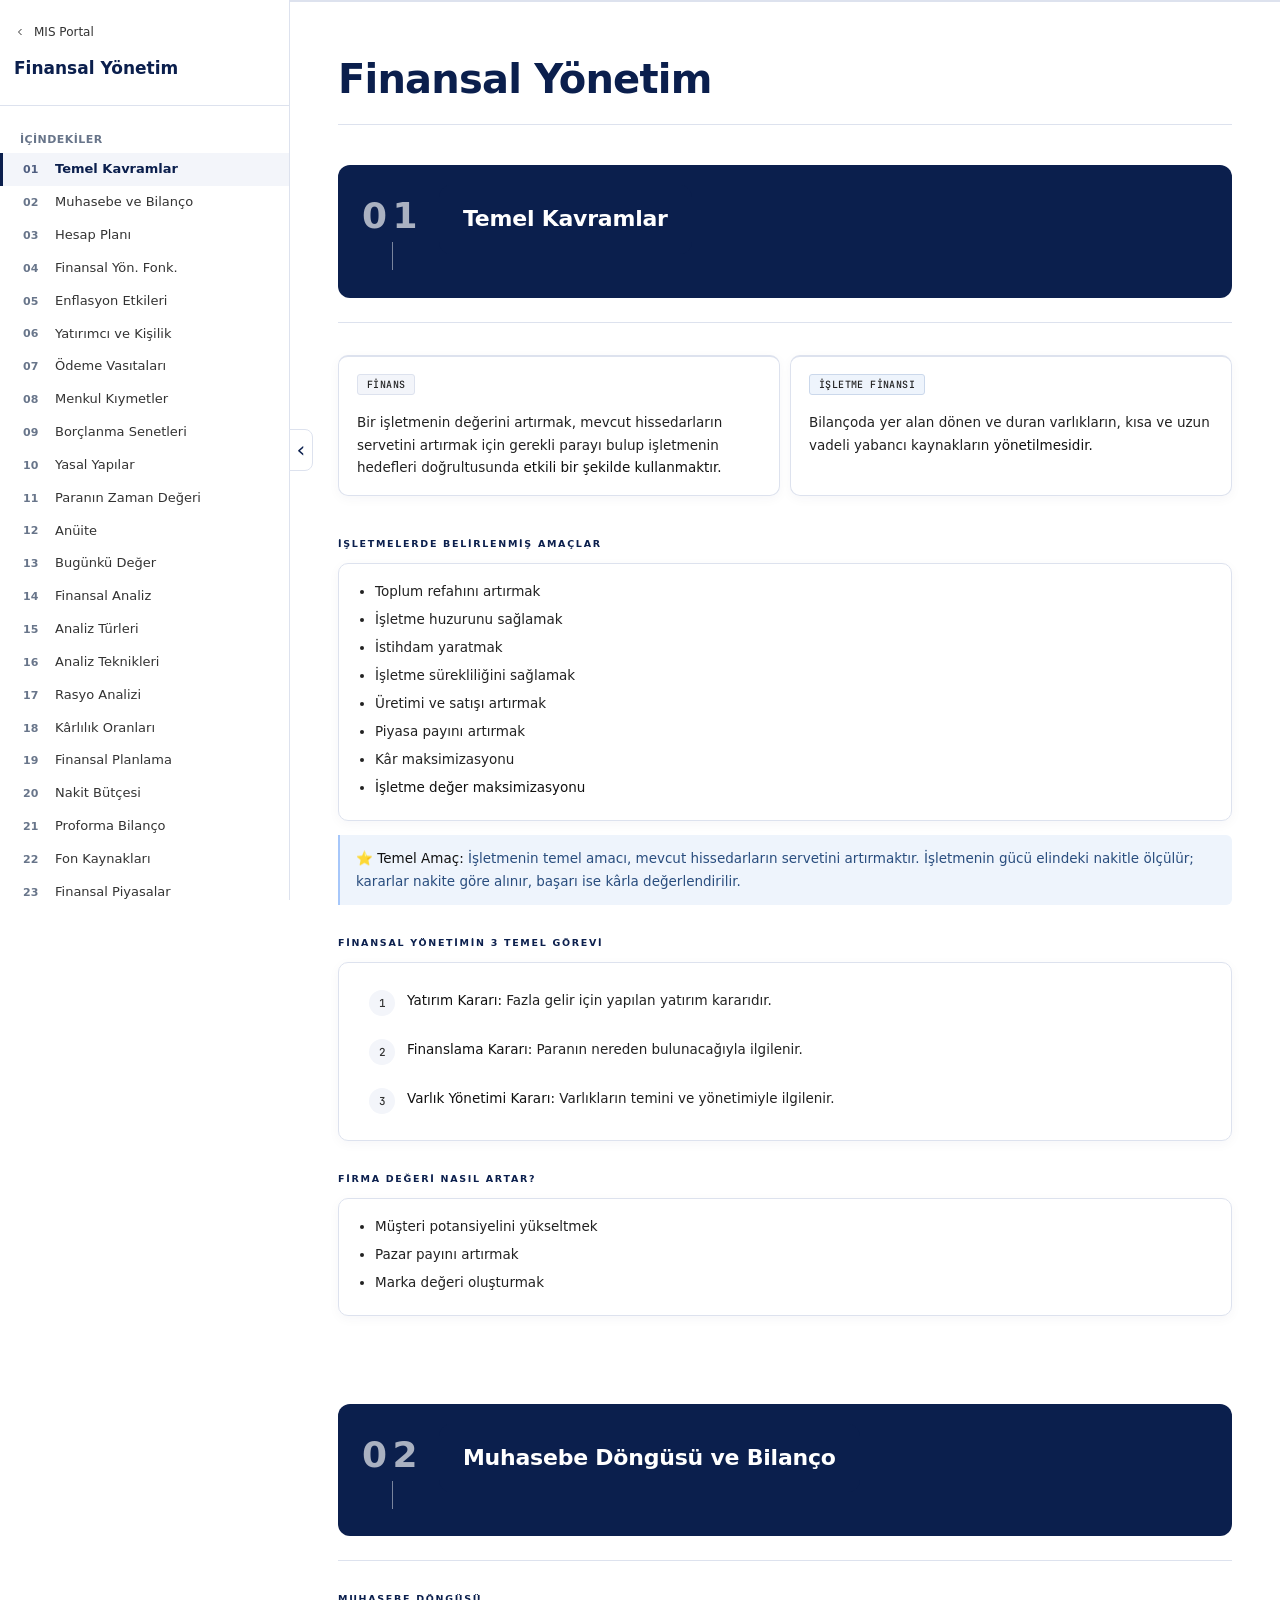
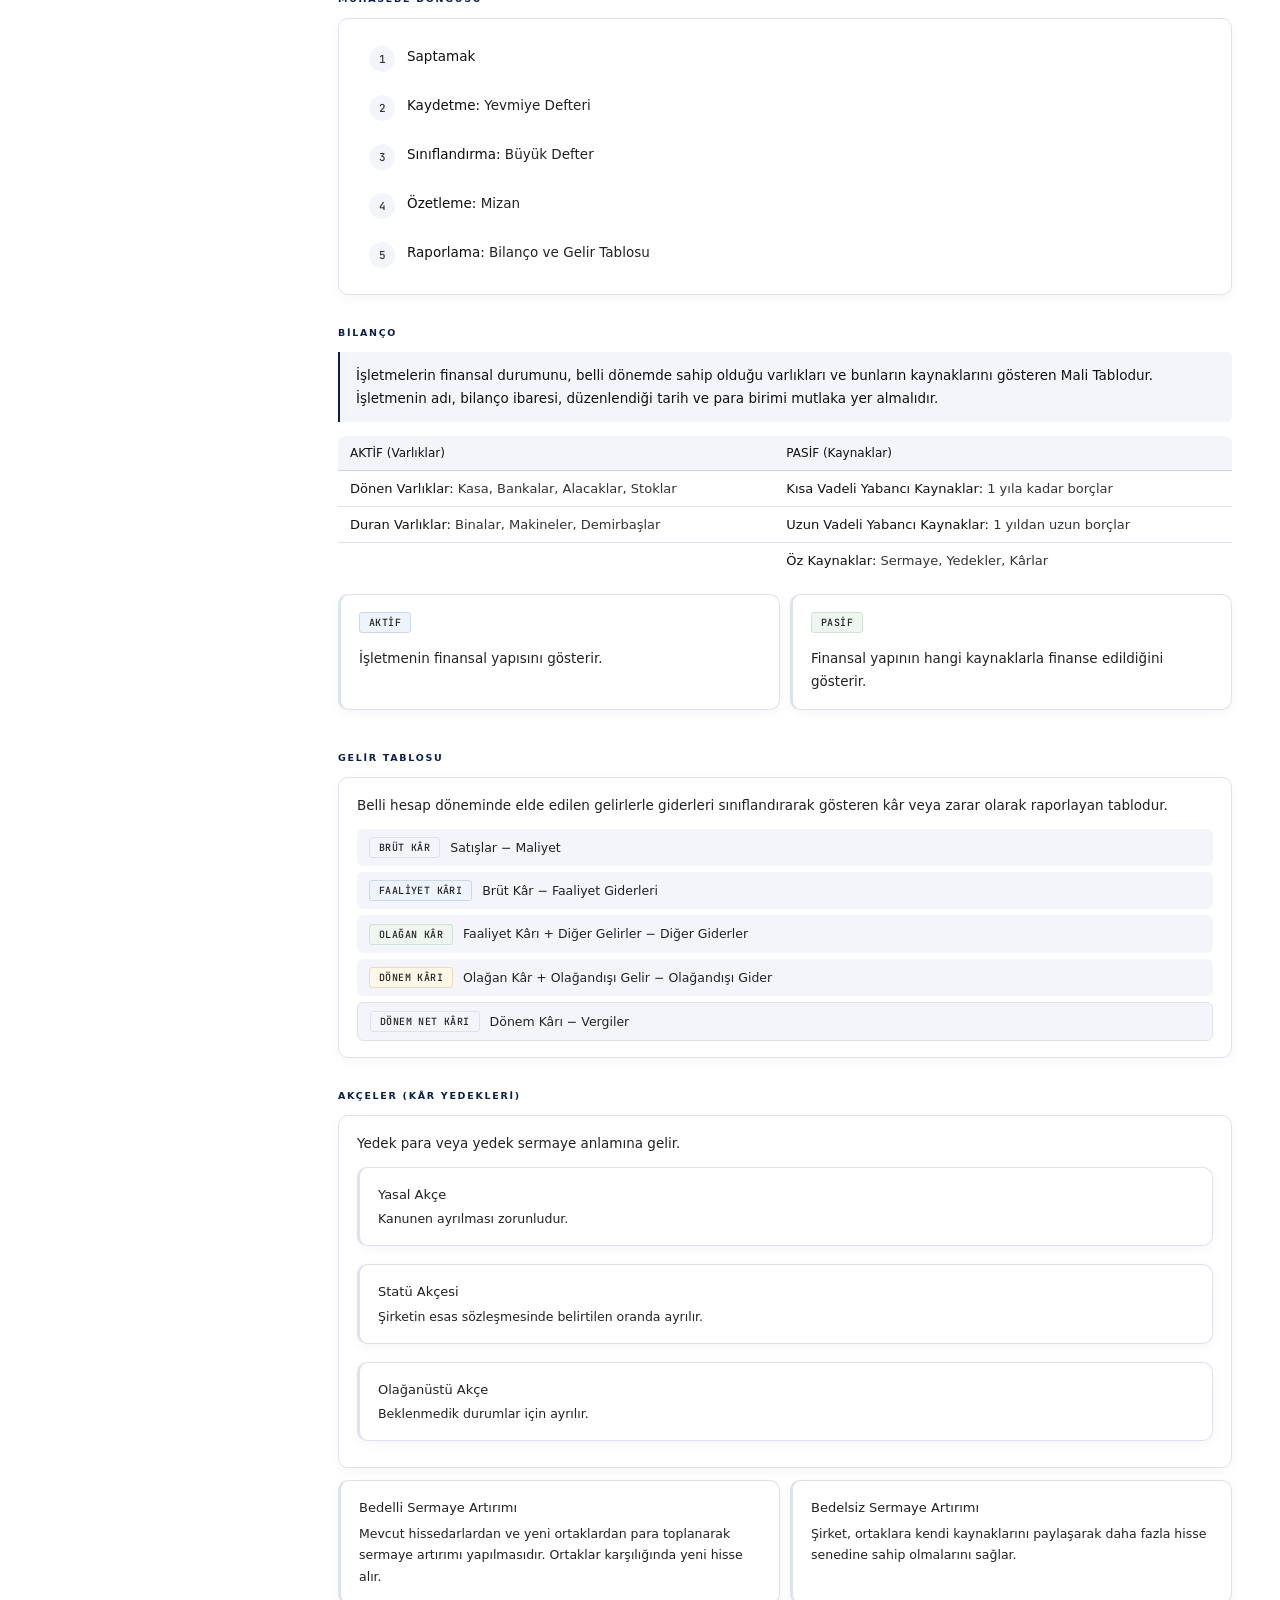
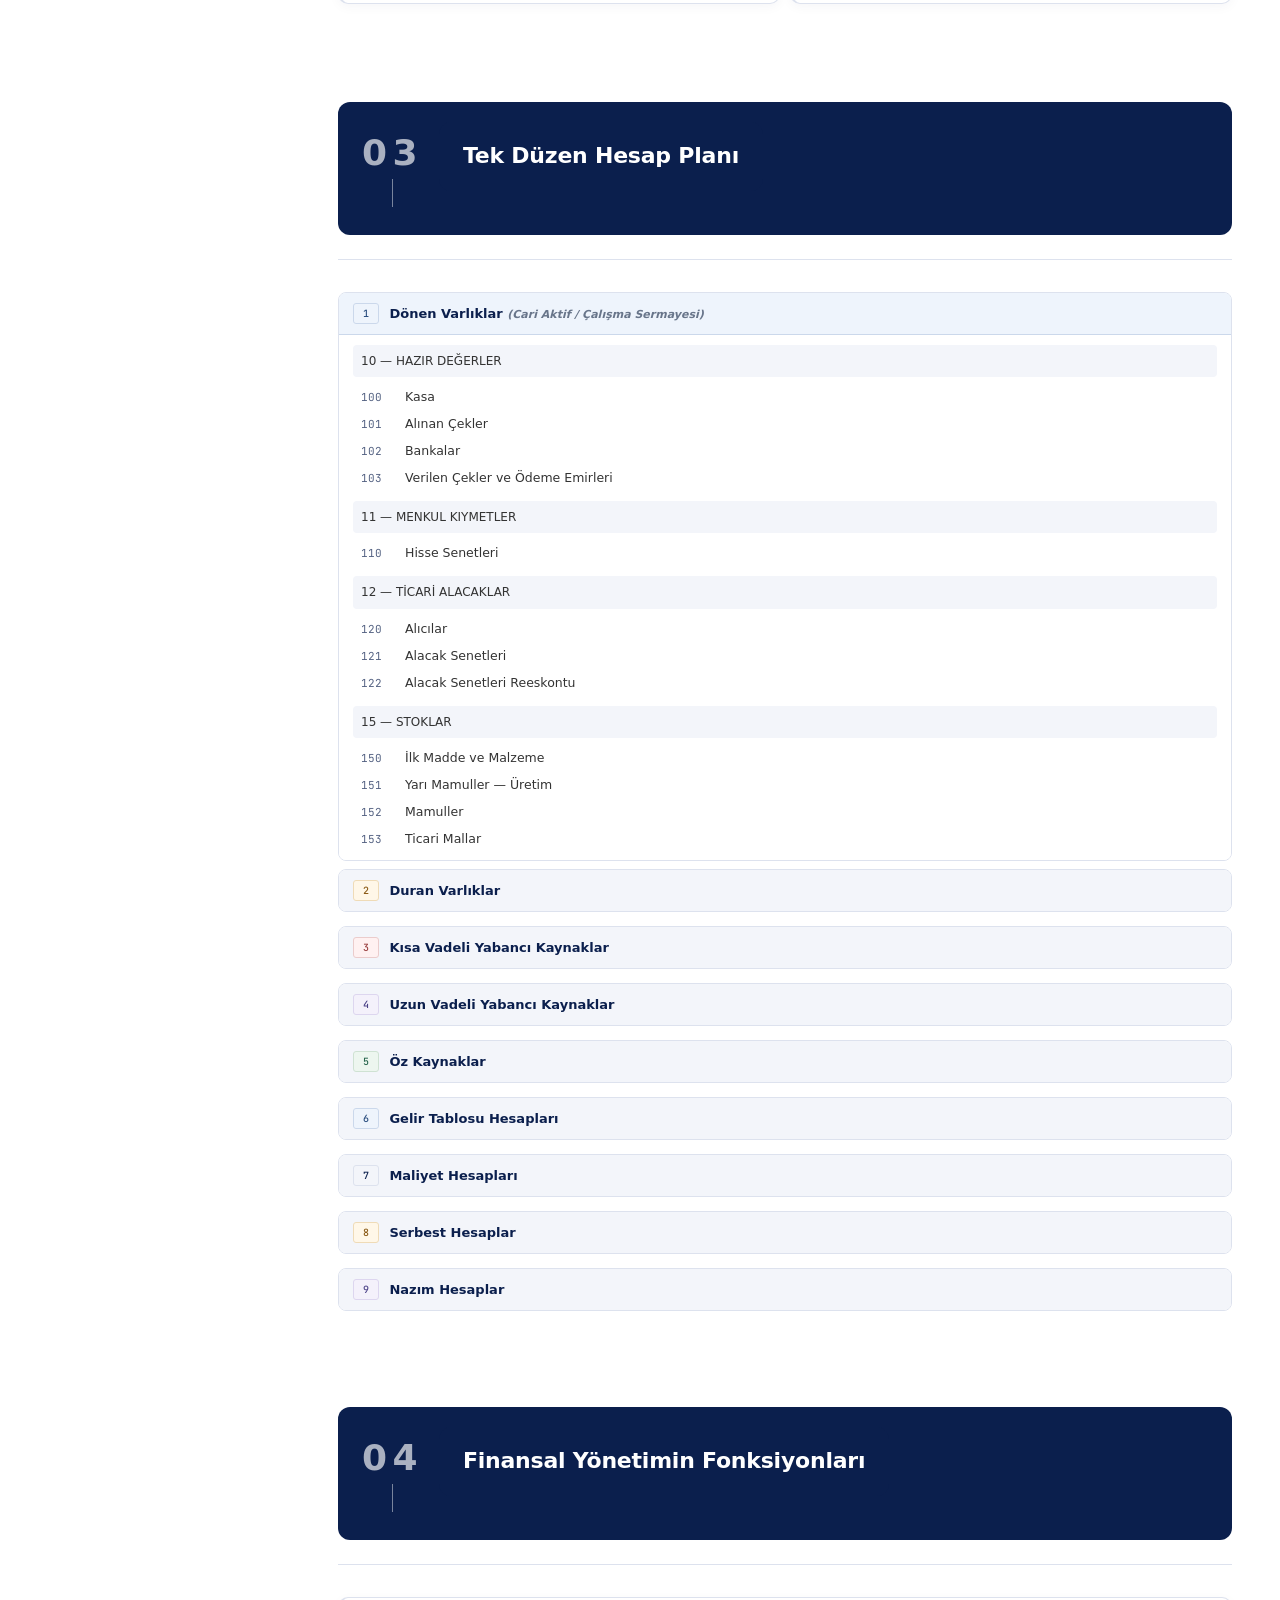
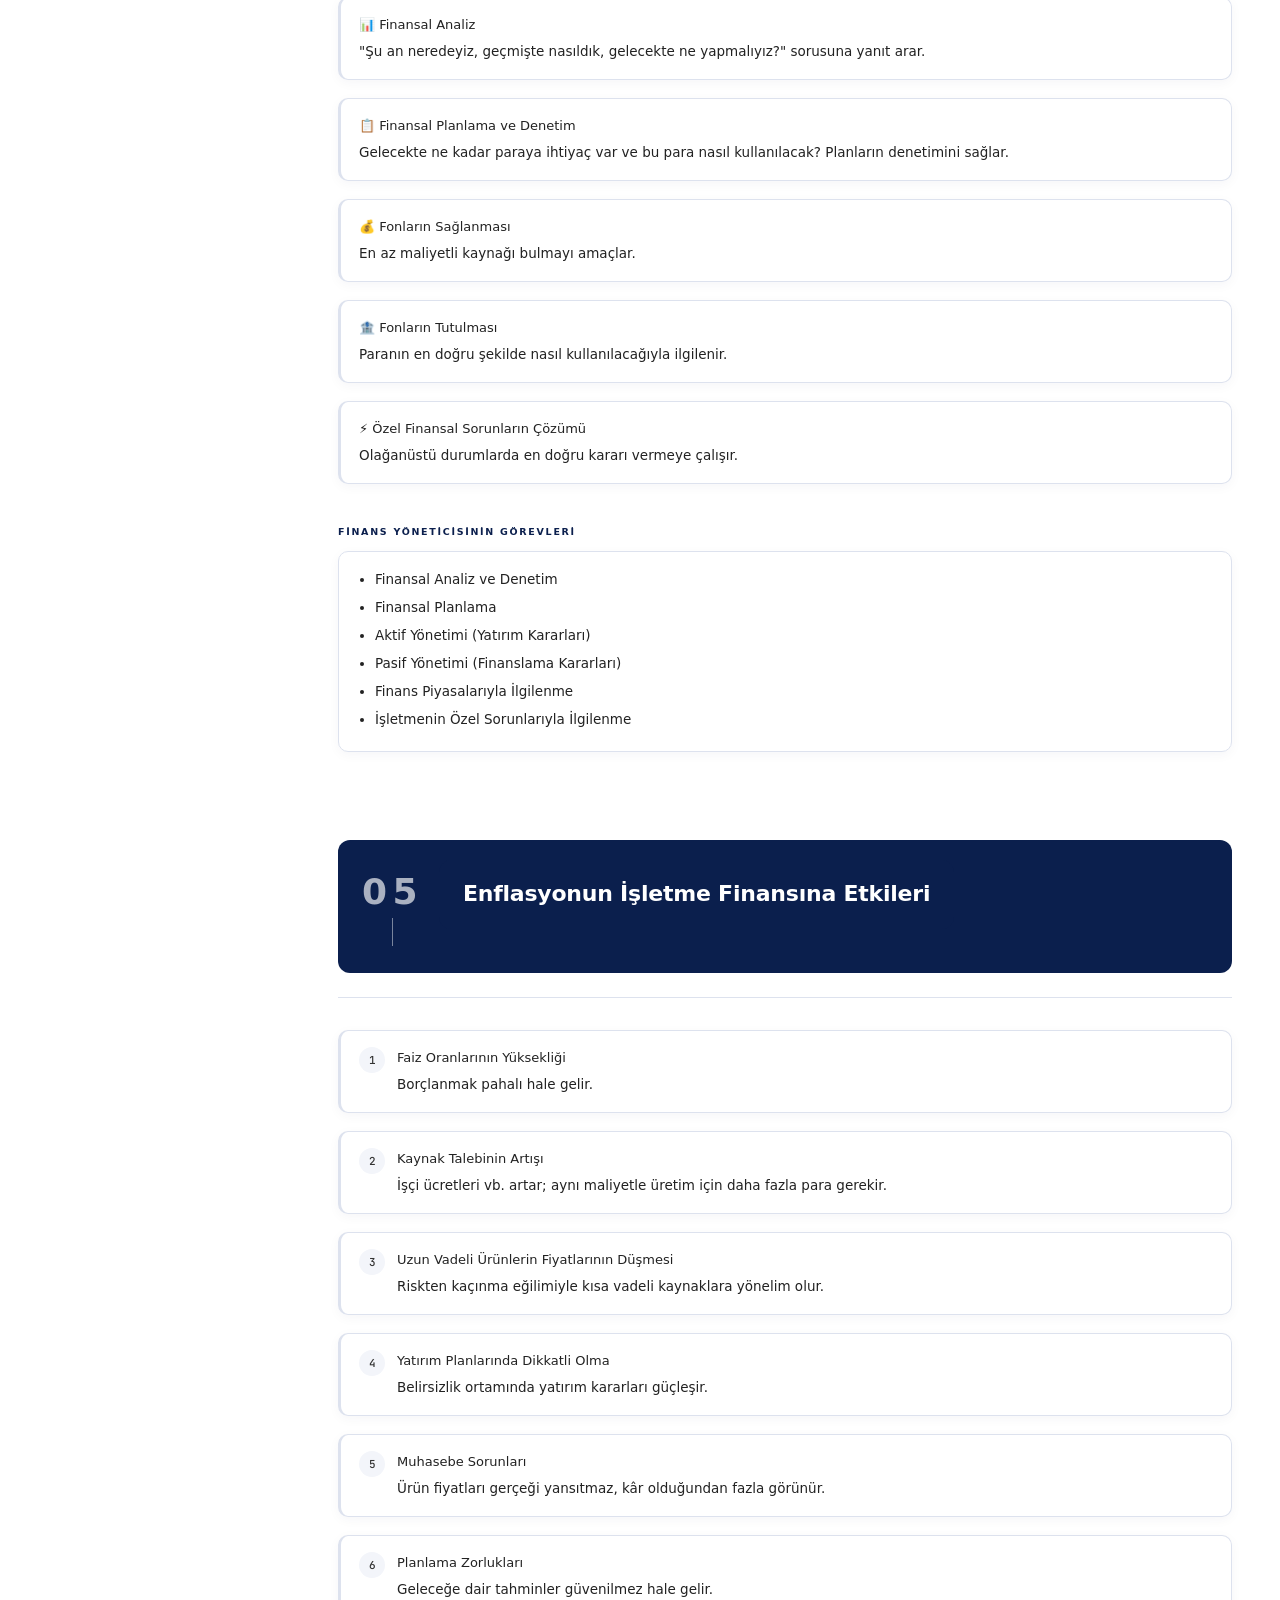
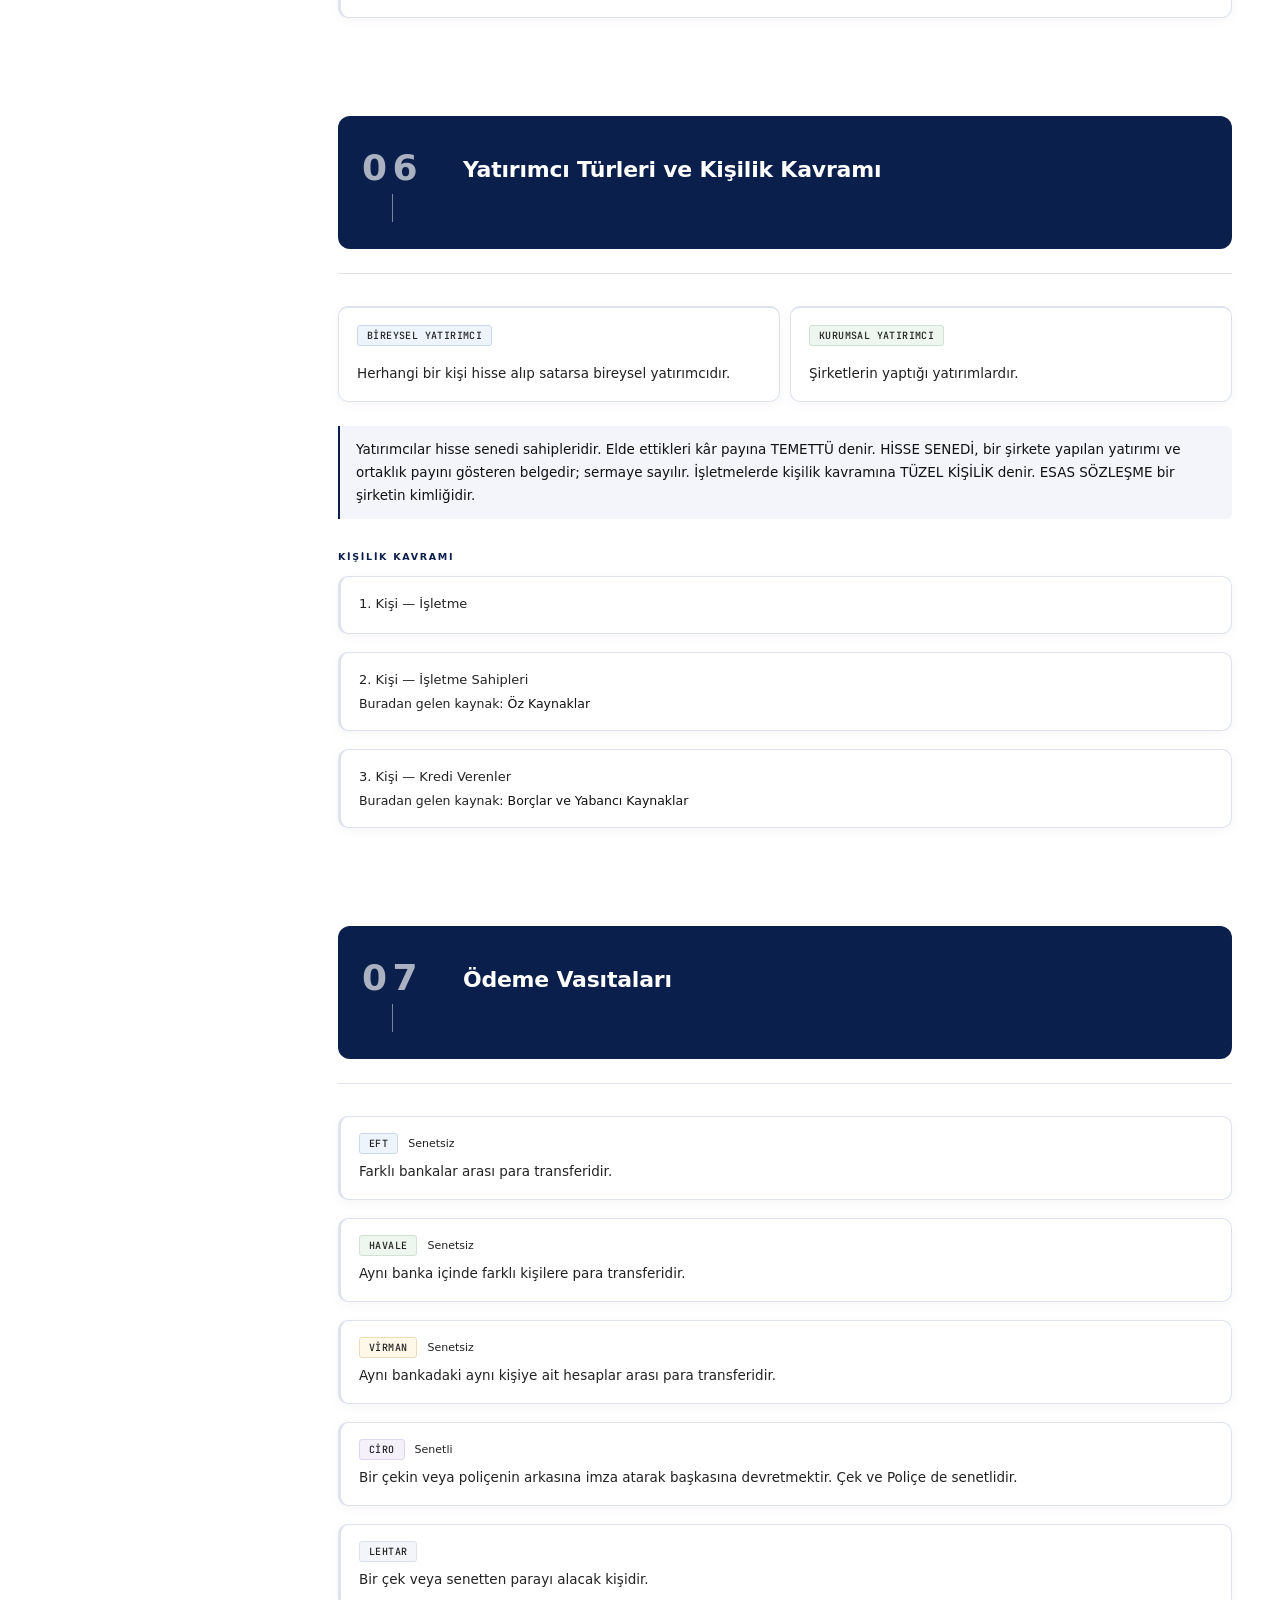
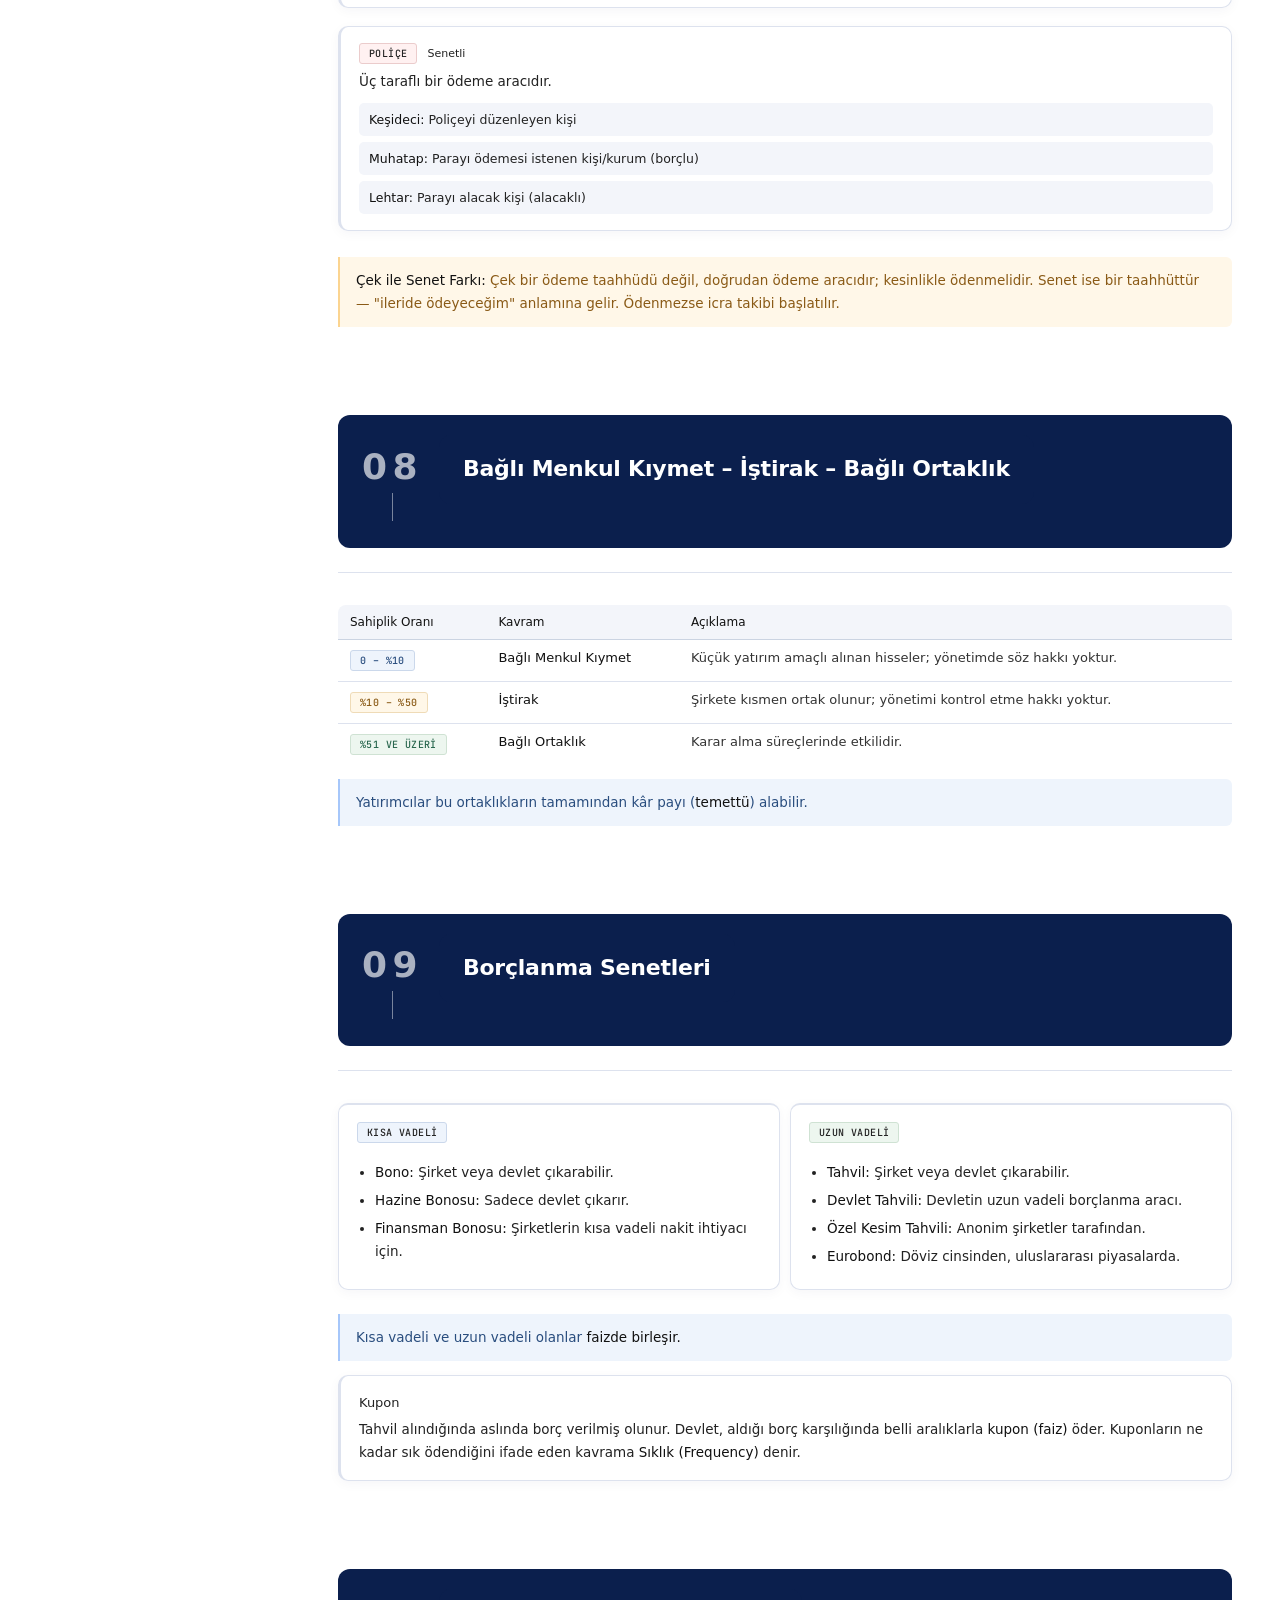
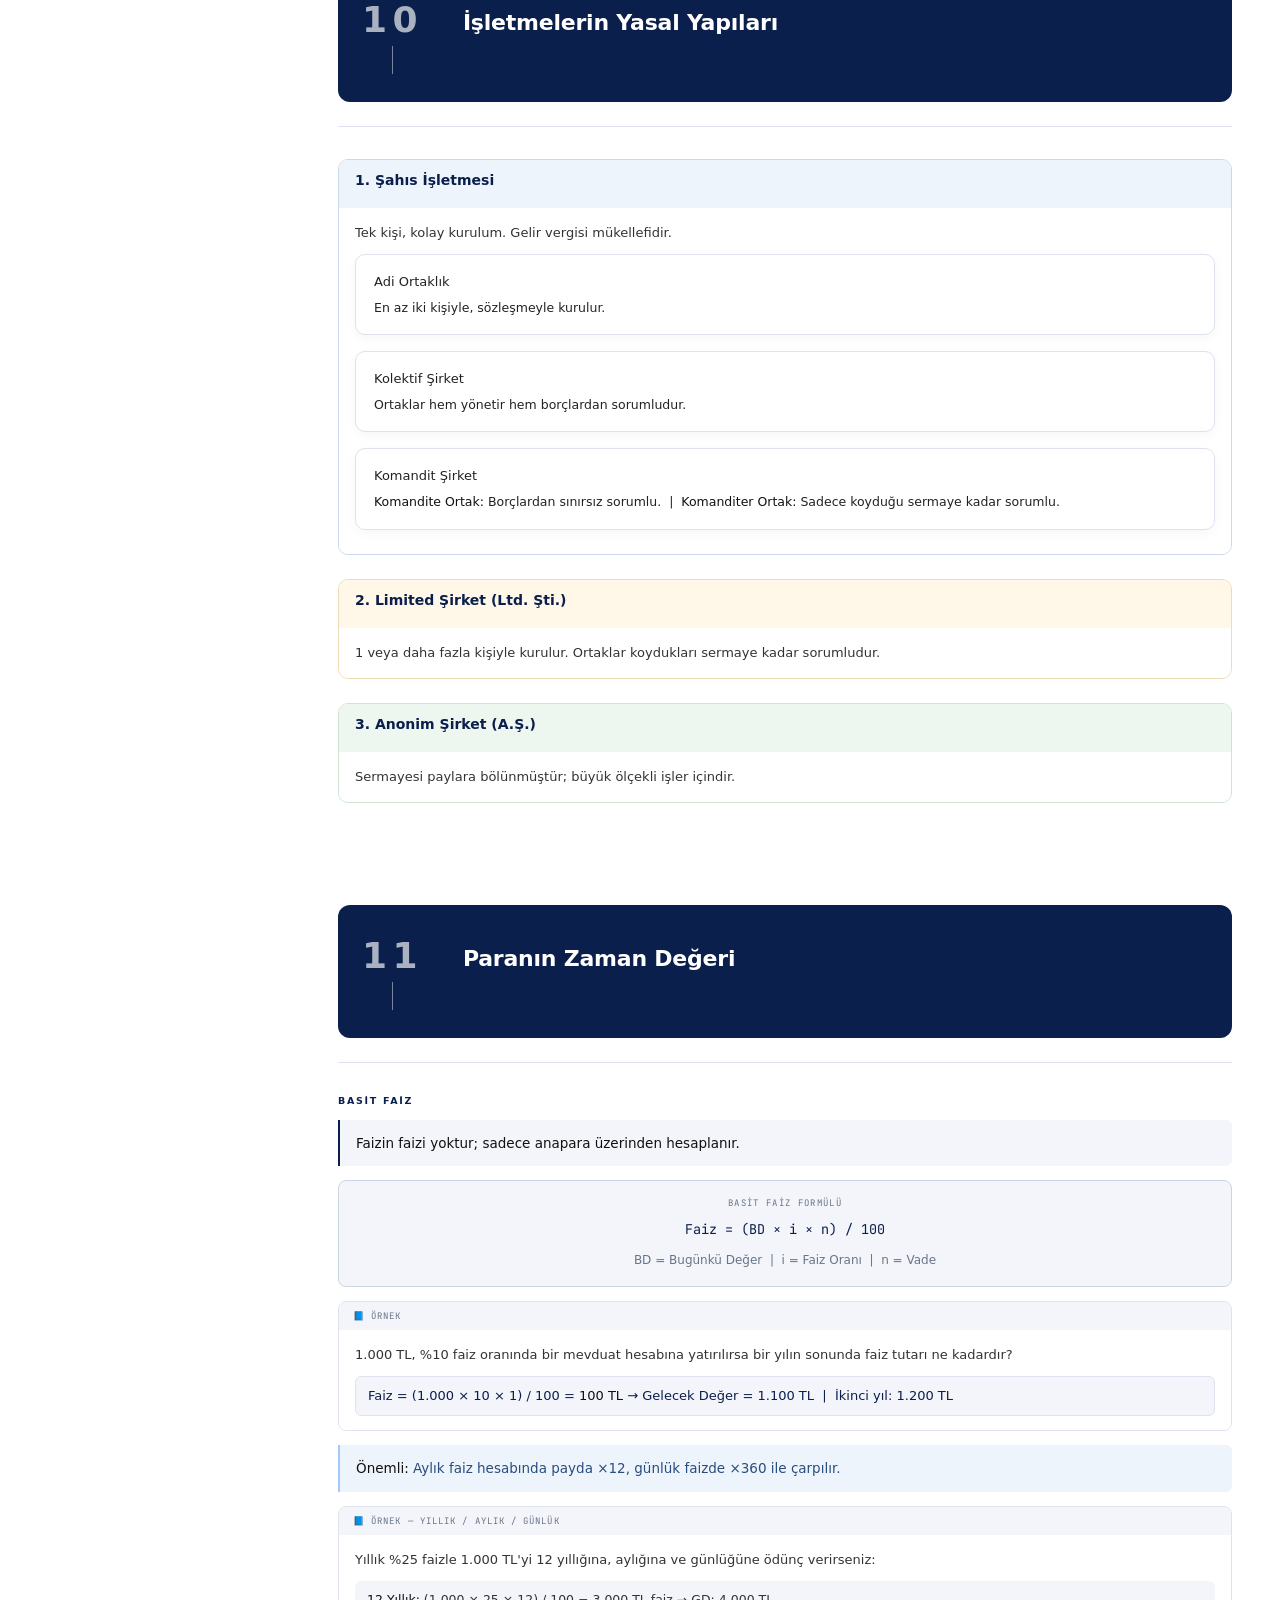
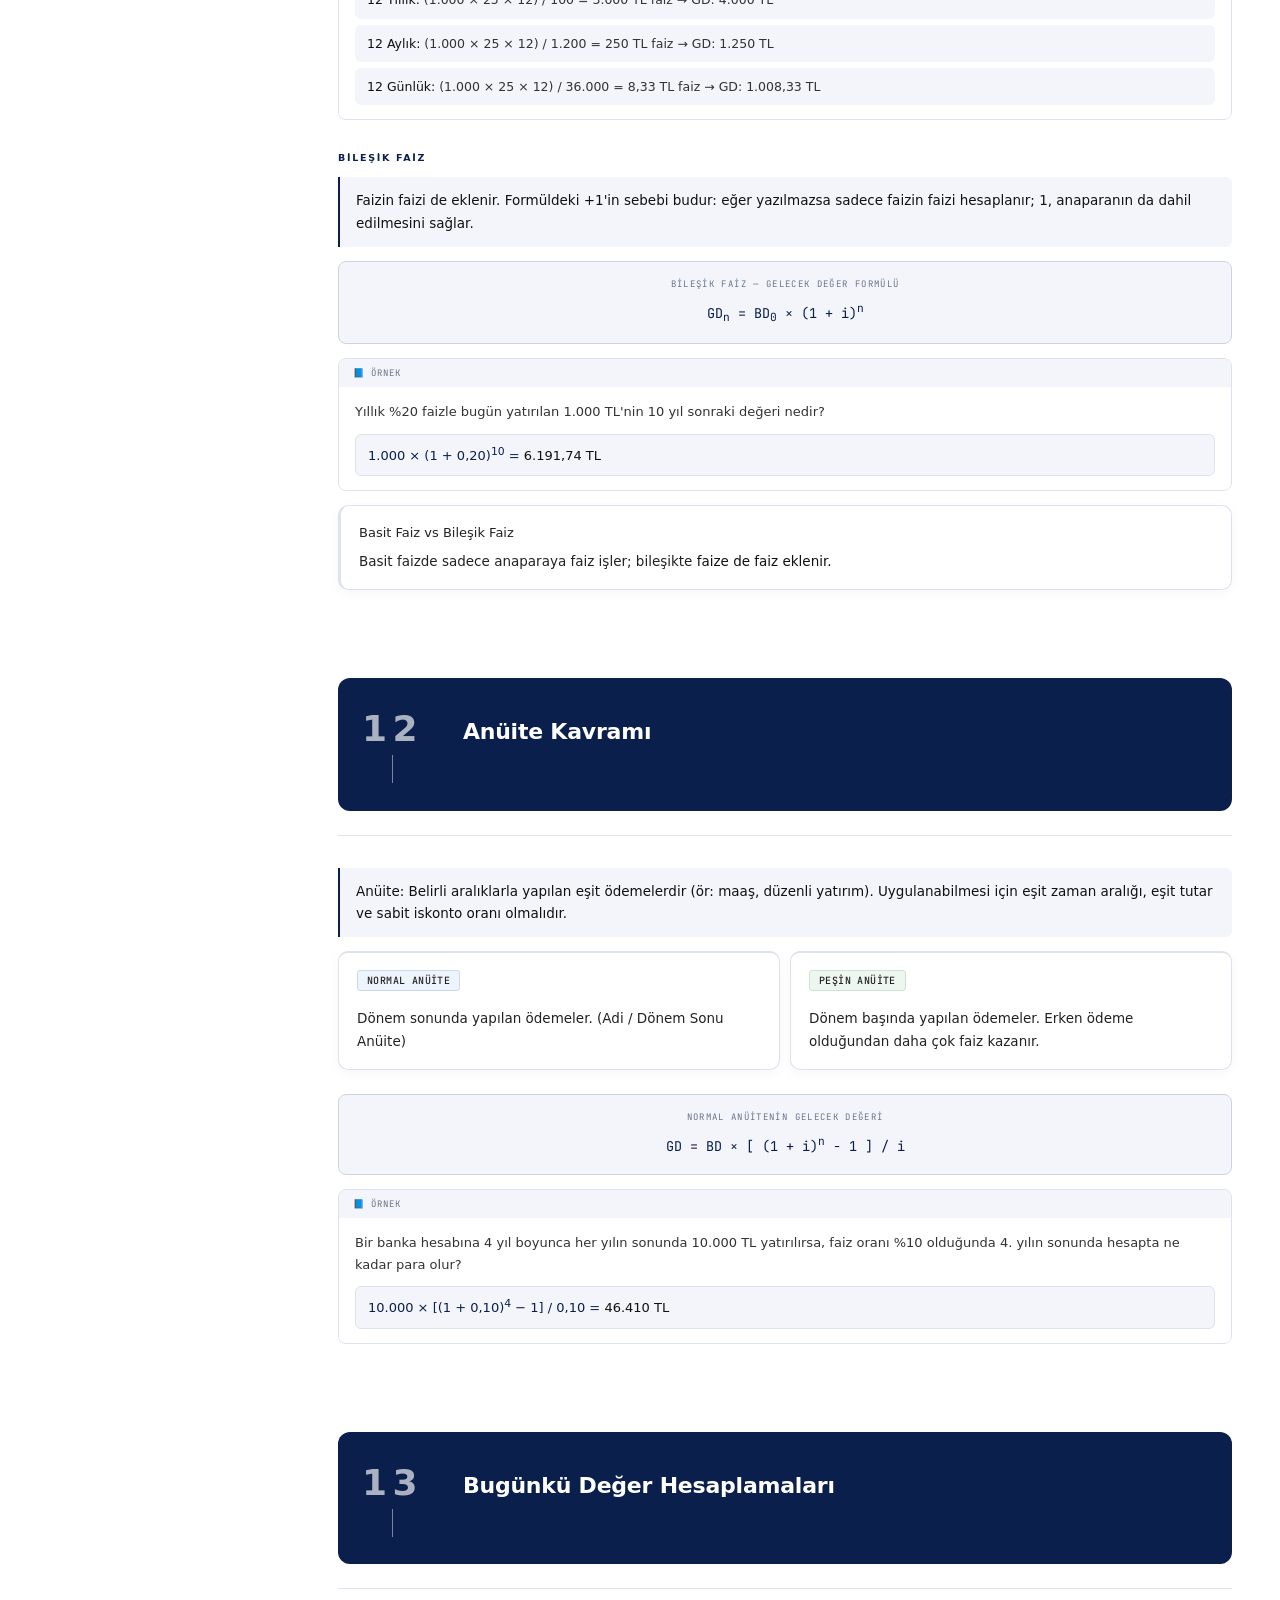
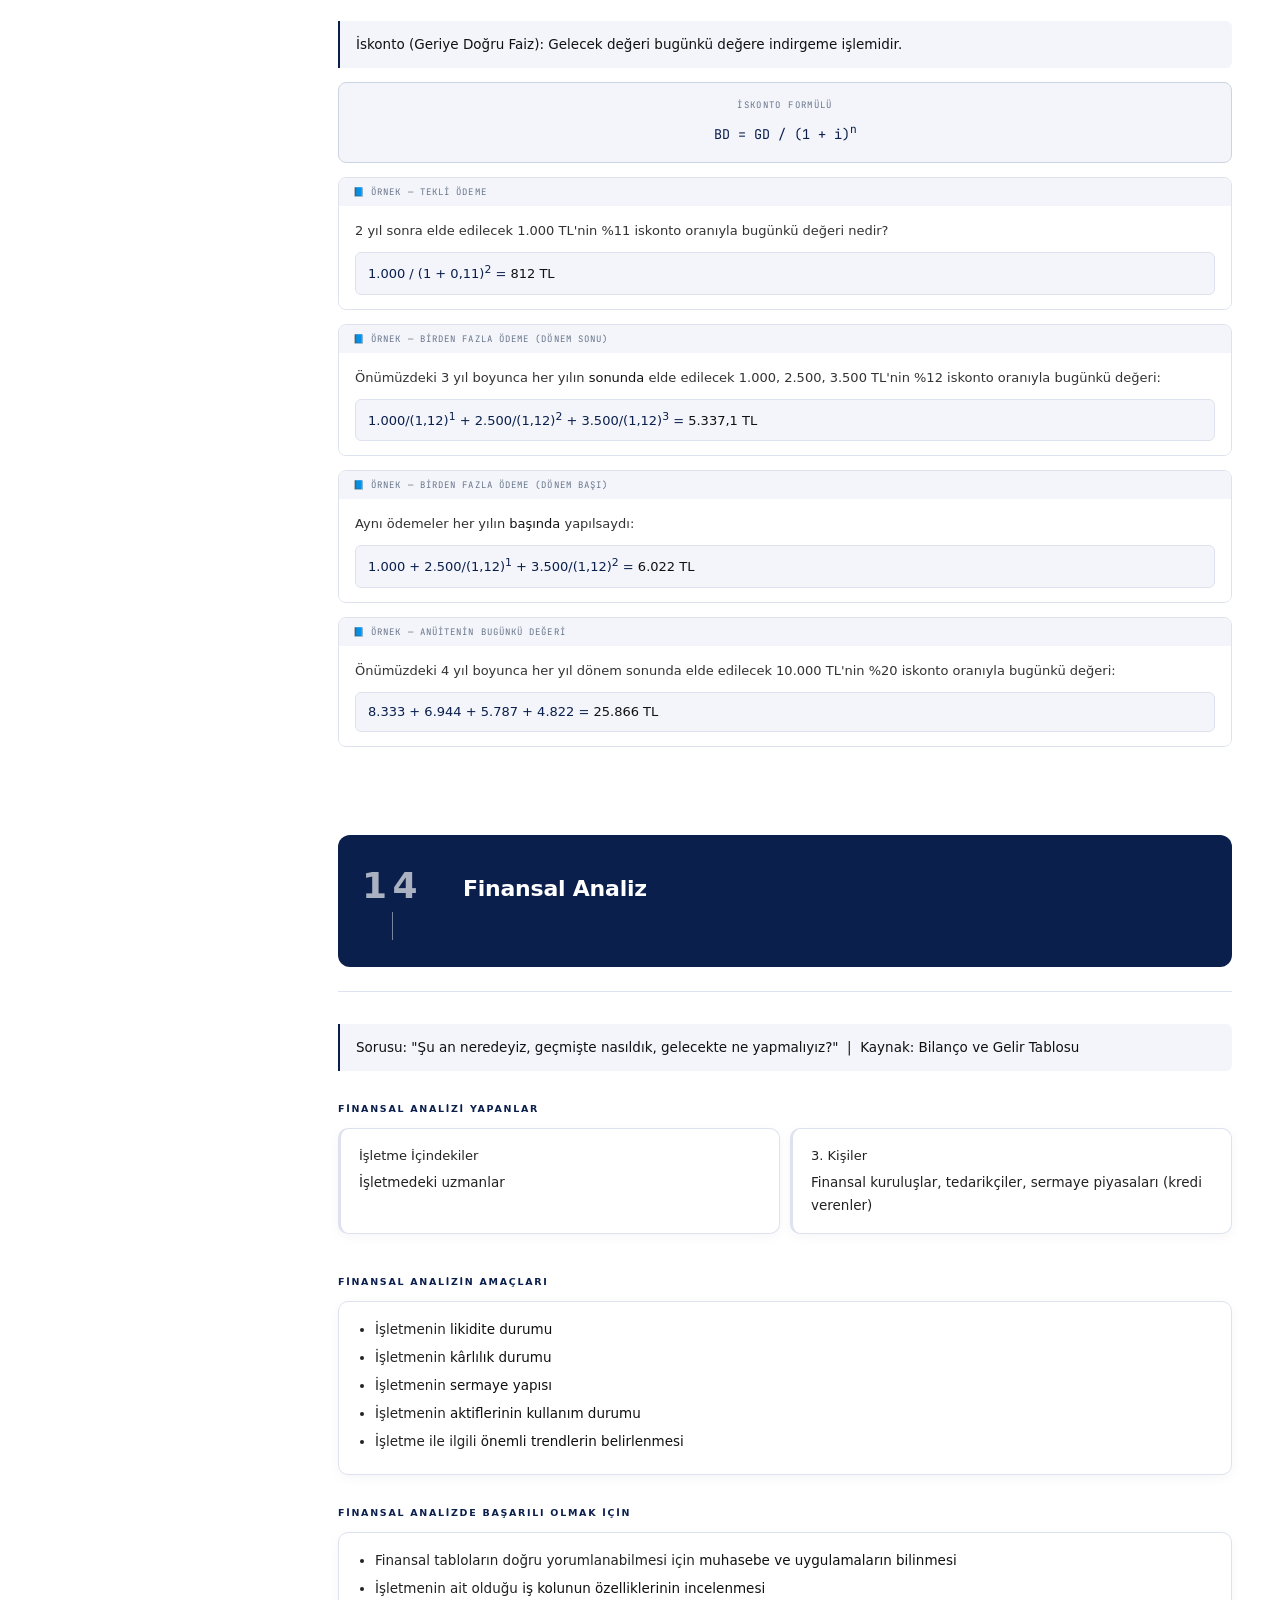
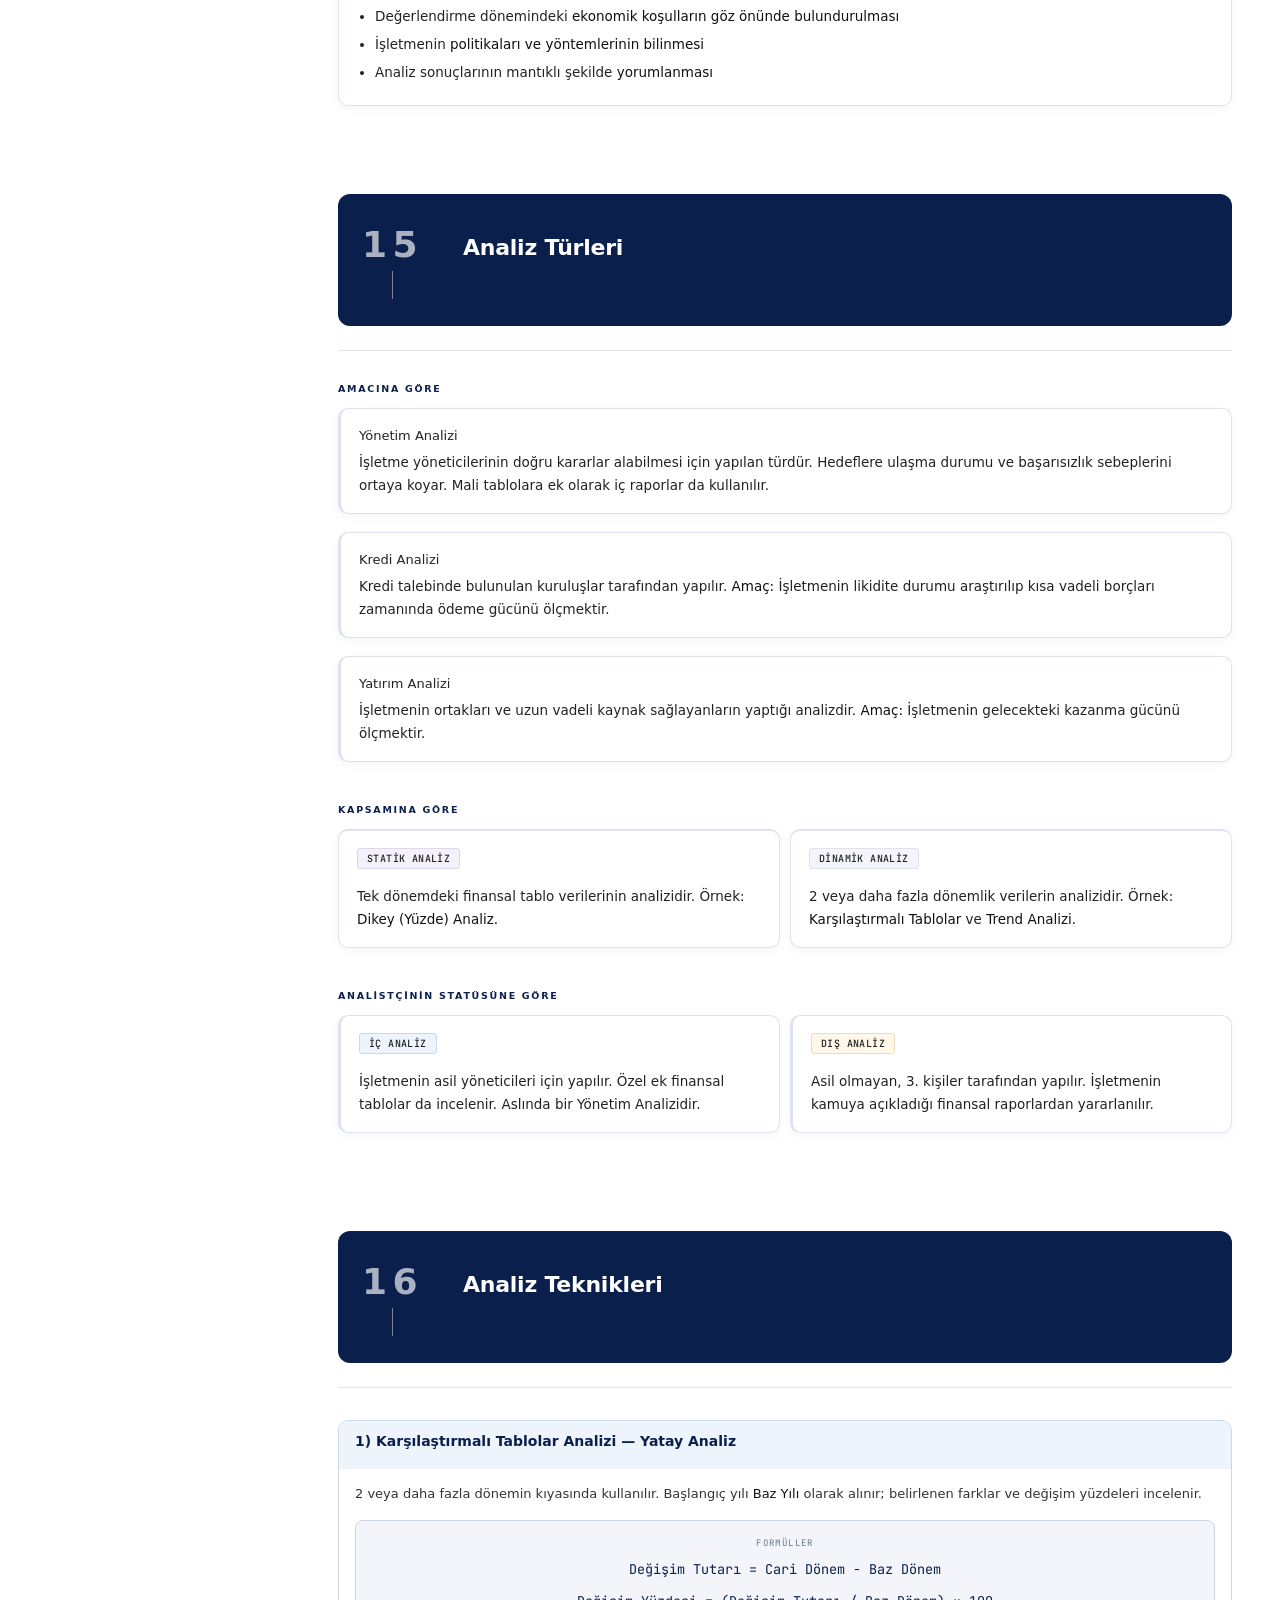
<file: finans.html>
<!DOCTYPE html>
<html lang="tr">
<head>
<meta charset="UTF-8">
<meta name="viewport" content="width=device-width, initial-scale=1.0">
<title>MIS Portal | Finansal Yönetim</title>
<link href="https://fonts.googleapis.com/css2?family=Crimson+Pro:ital,wght@0,300;0,400;0,600;1,300;1,400&family=JetBrains+Mono:wght@400;500&family=DM+Sans:wght@300;400;500&display=swap" rel="stylesheet">
<style>
*,*::before,*::after{box-sizing:border-box;margin:0;padding:0}

:root {
  --bg: #0b1326;
  --surface: #121c33;
  --surface2: #172240;
  --border: #1e2c4a;
  --border2: #253660;
  --text: #f0ede6;
  --sub: #7a8fb5;
  --muted: #3d527a;
  --accent: #c5a880;
  --accent-dim: rgba(197,168,128,0.15);
  --accent-border: rgba(197,168,128,0.25);
  --info-bg: rgba(59,130,246,0.1);
  --info-text: #7ab4f5;
  --info-border: rgba(59,130,246,0.2);
  --success-bg: rgba(34,197,94,0.08);
  --success-text: #6bcf8a;
  --success-border: rgba(34,197,94,0.18);
  --warn-bg: rgba(245,158,11,0.08);
  --warn-text: #e8a83a;
  --warn-border: rgba(245,158,11,0.2);
  --danger-bg: rgba(239,68,68,0.08);
  --danger-text: #f08080;
  --danger-border: rgba(239,68,68,0.2);
  --purple-bg: rgba(139,92,246,0.08);
  --purple-text: #a78bfa;
  --purple-border: rgba(139,92,246,0.2);
  --sidebar-w: 240px;
}

html { scroll-behavior: smooth; }
body { font-family: 'DM Sans', sans-serif; background: var(--bg); color: var(--text); min-height: 100vh; -webkit-font-smoothing: antialiased; }
.layout { display: flex; min-height: 100vh; }

/* ── SIDEBAR ── */
/* ── SIDEBAR ── */
.sidebar { width: var(--sidebar-w); height: 100vh; background: var(--surface); border-right: 1px solid var(--border); position: fixed; top: 0; left: 0; display: flex; flex-direction: column; z-index: 100; overflow-y: auto; }.sidebar::-webkit-scrollbar { width: 3px; }
.sidebar::-webkit-scrollbar-track { background: transparent; }
.sidebar::-webkit-scrollbar-thumb { background: var(--border2); border-radius: 2px; }
.sidebar-header { padding: 28px 20px 20px; border-bottom: 1px solid var(--border); }
.sidebar-back { display: flex; align-items: center; gap: 8px; text-decoration: none; font-family: 'JetBrains Mono', monospace; font-size: 10px; letter-spacing: .12em; color: var(--sub); text-transform: uppercase; margin-bottom: 16px; transition: color .2s; }
.sidebar-back:hover { color: var(--accent); }
.sidebar-back svg { flex-shrink: 0; }
.sidebar-course { font-family: 'JetBrains Mono', monospace; font-size: 9px; letter-spacing: .18em; color: var(--accent); text-transform: uppercase; margin-bottom: 6px; }
.sidebar-title { font-family: 'Crimson Pro', serif; font-size: 20px; font-weight: 600; color: var(--text); line-height: 1.2; }
.sidebar-nav { padding: 16px 0 24px; flex: 1; }
.nav-section-label { font-family: 'JetBrains Mono', monospace; font-size: 9px; letter-spacing: .15em; color: var(--muted); text-transform: uppercase; padding: 0 20px; margin: 16px 0 6px; }
.nav-item { display: flex; align-items: center; gap: 10px; padding: 8px 20px; text-decoration: none; font-size: 12.5px; font-weight: 400; color: var(--sub); transition: all .2s; border-left: 2px solid transparent; cursor: pointer; background: none; border-right: none; border-top: none; border-bottom: none; width: 100%; text-align: left; line-height: 1.4; }
.nav-item:hover { color: var(--text); background: rgba(255,255,255,0.03); }
.nav-item.active { color: var(--accent); border-left-color: var(--accent); background: var(--accent-dim); }
.nav-item-num { font-family: 'JetBrains Mono', monospace; font-size: 9px; color: var(--muted); flex-shrink: 0; width: 16px; }
.nav-item.active .nav-item-num { color: var(--accent); opacity: .7; }

/* ── MAIN ── */
.main { margin-left: var(--sidebar-w); flex: 1; padding: 64px 56px 120px; max-width: calc(760px + var(--sidebar-w)); width: 100%; }
.page-header { margin-bottom: 72px; padding-bottom: 32px; border-bottom: 1px solid var(--border); }
.page-label { font-family: 'JetBrains Mono', monospace; font-size: 10px; letter-spacing: .2em; color: var(--accent); text-transform: uppercase; margin-bottom: 12px; }
.page-title { font-family: 'Crimson Pro', serif; font-size: 48px; font-weight: 300; color: var(--text); letter-spacing: -.02em; margin-bottom: 8px; }
.page-sub { font-size: 13px; color: var(--sub); }

/* ── SECTIONS ── */
.unit { margin-bottom: 88px; scroll-margin-top: 40px; }
.unit-header { display: flex; align-items: flex-start; gap: 20px; margin-bottom: 36px; }
.unit-num-block { flex-shrink: 0; display: flex; flex-direction: column; align-items: center; padding-top: 6px; }
.unit-num { font-family: 'JetBrains Mono', monospace; font-size: 10px; letter-spacing: .15em; color: var(--accent); opacity: .6; }
.unit-line { width: 1px; height: 28px; background: var(--border); margin-top: 8px; }
.unit-title { font-family: 'Crimson Pro', serif; font-size: 32px; font-weight: 400; color: var(--text); letter-spacing: -.01em; line-height: 1.2; margin-bottom: 4px; }
.unit-divider { height: 1px; background: var(--border); margin-bottom: 32px; }

/* ── TYPOGRAPHY ── */
h3 { font-family: 'JetBrains Mono', monospace; font-size: 9.5px; letter-spacing: .18em; color: var(--sub); text-transform: uppercase; margin: 32px 0 14px; }
h4 { font-size: 14px; font-weight: 500; color: var(--text); margin-bottom: 8px; }
p, li { font-size: 14px; line-height: 1.7; color: var(--sub); }
ul { padding-left: 18px; }
li { margin-bottom: 5px; }
strong { color: var(--text); font-weight: 500; }
em { color: var(--sub); font-style: italic; }

/* ── COMPONENTS ── */
.card { background: var(--surface); border: 1px solid var(--border); border-radius: 8px; padding: 16px 18px; margin-bottom: 10px; }
.card p, .card li { font-size: 13.5px; }
.grid2 { display: grid; grid-template-columns: 1fr 1fr; gap: 10px; margin-bottom: 12px; }
.grid3 { display: grid; grid-template-columns: 1fr 1fr 1fr; gap: 10px; margin-bottom: 12px; }

.highlight-box { border-left: 2px solid var(--accent); padding: 12px 16px; background: var(--accent-dim); border-radius: 0 6px 6px 0; margin: 14px 0; }
.highlight-box p { color: var(--text); font-size: 13.5px; margin: 0; }
.info-box { border-left: 2px solid rgba(59,130,246,0.4); padding: 12px 16px; background: var(--info-bg); border-radius: 0 6px 6px 0; margin: 14px 0; }
.info-box p { color: var(--info-text); font-size: 13.5px; margin: 0; }
.danger-box { border-left: 2px solid rgba(239,68,68,0.4); padding: 12px 16px; background: var(--danger-bg); border-radius: 0 6px 6px 0; margin: 14px 0; }
.danger-box p { color: var(--danger-text); font-size: 13.5px; margin: 0; }
.warn-box { border-left: 2px solid rgba(245,158,11,0.4); padding: 12px 16px; background: var(--warn-bg); border-radius: 0 6px 6px 0; margin: 14px 0; }
.warn-box p { color: var(--warn-text); font-size: 13.5px; margin: 0; }
.success-box { border-left: 2px solid rgba(34,197,94,0.4); padding: 12px 16px; background: var(--success-bg); border-radius: 0 6px 6px 0; margin: 14px 0; }
.success-box p { color: var(--success-text); font-size: 13.5px; margin: 0; }

.badge { display: inline-block; font-size: 10px; font-weight: 500; font-family: 'JetBrains Mono', monospace; padding: 3px 9px; border-radius: 3px; letter-spacing: .04em; text-transform: uppercase; margin-bottom: 8px; }
.b-blue   { background: var(--info-bg);    color: var(--info-text);    border: 1px solid var(--info-border); }
.b-green  { background: var(--success-bg); color: var(--success-text); border: 1px solid var(--success-border); }
.b-amber  { background: var(--warn-bg);    color: var(--warn-text);    border: 1px solid var(--warn-border); }
.b-red    { background: var(--danger-bg);  color: var(--danger-text);  border: 1px solid var(--danger-border); }
.b-purple { background: var(--purple-bg);  color: var(--purple-text);  border: 1px solid var(--purple-border); }
.b-accent { background: var(--accent-dim); color: var(--accent);       border: 1px solid var(--accent-border); }

.step-list { display: flex; flex-direction: column; gap: 2px; }
.step-item { display: flex; align-items: flex-start; gap: 12px; padding: 10px 12px; border-radius: 6px; }
.step-item:hover { background: var(--surface2); }
.step-num { min-width: 26px; height: 26px; border-radius: 50%; display: flex; align-items: center; justify-content: center; font-size: 11px; font-weight: 500; font-family: 'JetBrains Mono', monospace; background: var(--surface2); color: var(--sub); flex-shrink: 0; margin-top: 1px; }

/* ── FORMULA BOX ── */
.formula-box { background: var(--surface2); border: 1px solid var(--border2); border-radius: 8px; padding: 16px 20px; margin: 14px 0; text-align: center; }
.formula-box .formula { font-family: 'JetBrains Mono', monospace; font-size: 13.5px; color: var(--accent); line-height: 1.8; }
.formula-box .formula-label { font-family: 'JetBrains Mono', monospace; font-size: 9px; letter-spacing: .15em; color: var(--muted); text-transform: uppercase; margin-bottom: 8px; }

/* ── EXAMPLE BOX ── */
.example-box { border: 1px solid var(--border); border-radius: 8px; overflow: hidden; margin: 14px 0; }
.example-header { padding: 8px 14px; background: var(--surface2); display: flex; align-items: center; gap: 8px; }
.example-header span { font-family: 'JetBrains Mono', monospace; font-size: 9px; letter-spacing: .12em; color: var(--muted); text-transform: uppercase; }
.example-body { padding: 14px 16px; background: var(--surface); }
.example-body p { font-size: 13px; }
.example-result { margin-top: 10px; padding: 8px 12px; background: var(--accent-dim); border-radius: 6px; border: 1px solid var(--accent-border); }
.example-result p { color: var(--accent); font-size: 13px; font-weight: 500; margin: 0; }

/* ── THEORY BLOCK ── */
.theory-block { border: 1px solid var(--border); border-radius: 10px; overflow: hidden; margin-bottom: 14px; }
.theory-header { padding: 12px 16px; background: var(--surface2); display: flex; align-items: center; gap: 10px; }
.theory-body { padding: 14px 16px; background: var(--surface); }
.theory-body p { font-size: 13px; }

/* ── TABLE ── */
table { width: 100%; border-collapse: collapse; font-size: 13px; margin: 12px 0; border-radius: 8px; overflow: hidden; }
th { text-align: left; padding: 10px 12px; background: var(--surface2); font-weight: 500; color: var(--text); font-size: 12px; border-bottom: 1px solid var(--border2); }
td { padding: 10px 12px; border-bottom: 1px solid var(--border); color: var(--sub); font-size: 13px; vertical-align: top; }
tr:last-child td { border-bottom: none; }
td strong { color: var(--text); }

/* ── ACCOUNT PLAN ── */
.account-group { border: 1px solid var(--border); border-radius: 8px; overflow: hidden; margin-bottom: 8px; }
.account-group-header { padding: 10px 14px; background: var(--surface2); display: flex; align-items: center; gap: 10px; }
.account-group-header h4 { font-size: 13px; font-weight: 500; color: var(--text); margin: 0; }
.account-items { padding: 10px 14px; background: var(--surface); display: flex; flex-direction: column; gap: 4px; }
.account-item { display: flex; gap: 12px; align-items: baseline; padding: 4px 8px; border-radius: 4px; }
.account-item:hover { background: var(--surface2); }
.account-code { font-family: 'JetBrains Mono', monospace; font-size: 11px; color: var(--accent); opacity: .7; flex-shrink: 0; width: 32px; }
.account-name { font-size: 12.5px; color: var(--sub); }

/* ── RATIO SUMMARY ── */
.ratio-row { display: flex; align-items: center; justify-content: space-between; padding: 10px 14px; border-bottom: 1px solid var(--border); }
.ratio-row:last-child { border-bottom: none; }
.ratio-name { font-size: 13px; color: var(--text); font-weight: 500; }
.ratio-level { font-family: 'JetBrains Mono', monospace; font-size: 11px; padding: 3px 8px; border-radius: 4px; }

/* ── PROGRESS BAR ── */
.progress-bar { position: fixed; top: 0; left: var(--sidebar-w); right: 0; height: 2px; background: var(--border); z-index: 200; }
.progress-fill { height: 100%; background: var(--accent); width: 0%; transition: width .1s; }

/* ── MOBILE ── */
.mobile-toggle { display: none; position: fixed; top: 16px; left: 16px; width: 40px; height: 40px; background: var(--surface); border: 1px solid var(--border); border-radius: 8px; align-items: center; justify-content: center; cursor: pointer; z-index: 200; color: var(--text); }

@media(max-width: 768px) {
  .sidebar { transform: translateX(-100%); transition: transform .3s cubic-bezier(0.16,1,0.3,1); }
  .sidebar.open { transform: translateX(0); }
  .main { margin-left: 0; padding: 72px 20px 80px; }
  .mobile-toggle { display: flex; }
  .page-title { font-size: 34px; }
  .grid2, .grid3 { grid-template-columns: 1fr; }
  .progress-bar { left: 0; }
}

@keyframes fadeUp { from { opacity: 0; transform: translateY(12px); } to { opacity: 1; transform: translateY(0); } }
.unit { animation: fadeUp .5s ease both; }
</style>
<link rel="stylesheet" href="theme.css">
</head>
<body>

<div class="progress-bar"><div class="progress-fill" id="progressFill"></div></div>
<button class="mobile-toggle" onclick="toggleSidebar()" aria-label="Menü">
  <svg width="18" height="18" viewBox="0 0 24 24" fill="none" stroke="currentColor" stroke-width="2"><line x1="3" y1="6" x2="21" y2="6"/><line x1="3" y1="12" x2="21" y2="12"/><line x1="3" y1="18" x2="21" y2="18"/></svg>
</button>

<div class="layout">
<aside class="sidebar" id="sidebar">
  <div class="sidebar-header">
    <a href="index.html" class="sidebar-back">
      <svg width="12" height="12" viewBox="0 0 24 24" fill="none" stroke="currentColor" stroke-width="2"><polyline points="15 18 9 12 15 6"/></svg>
      MIS Portal
    </a>
    <div class="sidebar-course">Finansal Yönetim</div>
    <div class="sidebar-title">Ders Notları</div>
  </div>
  <nav class="sidebar-nav">
    <div class="nav-section-label">İçindekiler</div>
    <button class="nav-item active" onclick="goToSection('temel')"><span class="nav-item-num">01</span>Temel Kavramlar</button>
    <button class="nav-item" onclick="goToSection('muhasebe')"><span class="nav-item-num">02</span>Muhasebe ve Bilanço</button>
    <button class="nav-item" onclick="goToSection('hesap-plani')"><span class="nav-item-num">03</span>Hesap Planı</button>
    <button class="nav-item" onclick="goToSection('fonksiyonlar')"><span class="nav-item-num">04</span>Finansal Yön. Fonk.</button>
    <button class="nav-item" onclick="goToSection('enflasyon')"><span class="nav-item-num">05</span>Enflasyon Etkileri</button>
    <button class="nav-item" onclick="goToSection('yatirimci')"><span class="nav-item-num">06</span>Yatırımcı ve Kişilik</button>
    <button class="nav-item" onclick="goToSection('odeme')"><span class="nav-item-num">07</span>Ödeme Vasıtaları</button>
    <button class="nav-item" onclick="goToSection('menkul')"><span class="nav-item-num">08</span>Menkul Kıymetler</button>
    <button class="nav-item" onclick="goToSection('borclanma')"><span class="nav-item-num">09</span>Borçlanma Senetleri</button>
    <button class="nav-item" onclick="goToSection('yasal')"><span class="nav-item-num">10</span>Yasal Yapılar</button>
    <button class="nav-item" onclick="goToSection('paranin-zamani')"><span class="nav-item-num">11</span>Paranın Zaman Değeri</button>
    <button class="nav-item" onclick="goToSection('anuite')"><span class="nav-item-num">12</span>Anüite</button>
    <button class="nav-item" onclick="goToSection('bugunki-deger')"><span class="nav-item-num">13</span>Bugünkü Değer</button>
    <button class="nav-item" onclick="goToSection('analiz')"><span class="nav-item-num">14</span>Finansal Analiz</button>
    <button class="nav-item" onclick="goToSection('analiz-turleri')"><span class="nav-item-num">15</span>Analiz Türleri</button>
    <button class="nav-item" onclick="goToSection('analiz-teknikleri')"><span class="nav-item-num">16</span>Analiz Teknikleri</button>
    <button class="nav-item" onclick="goToSection('rasyolar')"><span class="nav-item-num">17</span>Rasyo Analizi</button>
    <button class="nav-item" onclick="goToSection('karlilk')"><span class="nav-item-num">18</span>Kârlılık Oranları</button>
    <button class="nav-item" onclick="goToSection('planlama')"><span class="nav-item-num">19</span>Finansal Planlama</button>
    <button class="nav-item" onclick="goToSection('nakit-butcesi')"><span class="nav-item-num">20</span>Nakit Bütçesi</button>
    <button class="nav-item" onclick="goToSection('proforma')"><span class="nav-item-num">21</span>Proforma Bilanço</button>
    <button class="nav-item" onclick="goToSection('fon-kaynaklari')"><span class="nav-item-num">22</span>Fon Kaynakları</button>
    <button class="nav-item" onclick="goToSection('piyasalar')"><span class="nav-item-num">23</span>Finansal Piyasalar</button>
    <button class="nav-item" onclick="goToSection('kurumlar')"><span class="nav-item-num">24</span>Finansal Kurumlar</button>
    <button class="nav-item" onclick="goToSection('basabas')"><span class="nav-item-num">25</span>Başabaş Noktası</button>
  </nav>
</aside>

<main class="main">
  <div class="page-header">
    <div class="page-title">Finansal Yönetim</div>
  </div>

  <!-- ═══════════════════════════════════════
       ÜNİTE 1: TEMEL KAVRAMLAR
  ═══════════════════════════════════════ -->
  <section class="unit" id="temel">
    <div class="unit-header">
      <div class="unit-num-block"><span class="unit-num">01</span><div class="unit-line"></div></div>
      <div class="unit-title-block"><h2 class="unit-title">Temel Kavramlar</h2></div>
    </div>
    <div class="unit-divider"></div>

    <div class="grid2">
      <div class="card" style="border-top:2px solid var(--accent)">
        <span class="badge b-accent">Finans</span>
        <p style="margin-top:8px">Bir işletmenin değerini artırmak, mevcut hissedarların servetini artırmak için gerekli parayı bulup işletmenin hedefleri doğrultusunda <strong>etkili bir şekilde kullanmaktır.</strong></p>
      </div>
      <div class="card" style="border-top:2px solid var(--info-text)">
        <span class="badge b-blue">İşletme Finansı</span>
        <p style="margin-top:8px">Bilançoda yer alan dönen ve duran varlıkların, kısa ve uzun vadeli yabancı kaynakların <strong>yönetilmesidir.</strong></p>
      </div>
    </div>

    <h3>İşletmelerde Belirlenmiş Amaçlar</h3>
    <div class="card">
      <ul>
        <li>Toplum refahını artırmak</li>
        <li>İşletme huzurunu sağlamak</li>
        <li>İstihdam yaratmak</li>
        <li>İşletme sürekliliğini sağlamak</li>
        <li>Üretimi ve satışı artırmak</li>
        <li>Piyasa payını artırmak</li>
        <li>Kâr maksimizasyonu</li>
        <li><strong>İşletme değer maksimizasyonu</strong></li>
      </ul>
    </div>

    <div class="info-box">
      <p><strong>⭐ Temel Amaç:</strong> İşletmenin temel amacı, mevcut hissedarların servetini artırmaktır. İşletmenin gücü elindeki nakitle ölçülür; kararlar nakite göre alınır, başarı ise kârla değerlendirilir.</p>
    </div>

    <h3>Finansal Yönetimin 3 Temel Görevi</h3>
    <div class="card">
      <div class="step-list">
        <div class="step-item"><div class="step-num">1</div><div><p style="margin:0"><strong>Yatırım Kararı:</strong> Fazla gelir için yapılan yatırım kararıdır.</p></div></div>
        <div class="step-item"><div class="step-num">2</div><div><p style="margin:0"><strong>Finanslama Kararı:</strong> Paranın nereden bulunacağıyla ilgilenir.</p></div></div>
        <div class="step-item"><div class="step-num">3</div><div><p style="margin:0"><strong>Varlık Yönetimi Kararı:</strong> Varlıkların temini ve yönetimiyle ilgilenir.</p></div></div>
      </div>
    </div>

    <h3>Firma Değeri Nasıl Artar?</h3>
    <div class="card">
      <ul>
        <li>Müşteri potansiyelini yükseltmek</li>
        <li>Pazar payını artırmak</li>
        <li>Marka değeri oluşturmak</li>
      </ul>
    </div>
  </section>

  <!-- ═══════════════════════════════════════
       ÜNİTE 2: MUHASEBE VE BİLANÇO
  ═══════════════════════════════════════ -->
  <section class="unit" id="muhasebe">
    <div class="unit-header">
      <div class="unit-num-block"><span class="unit-num">02</span><div class="unit-line"></div></div>
      <div class="unit-title-block"><h2 class="unit-title">Muhasebe Döngüsü ve Bilanço</h2></div>
    </div>
    <div class="unit-divider"></div>

    <h3>Muhasebe Döngüsü</h3>
    <div class="card">
      <div class="step-list">
        <div class="step-item"><div class="step-num">1</div><div><p style="margin:0"><strong>Saptamak</strong></p></div></div>
        <div class="step-item"><div class="step-num">2</div><div><p style="margin:0"><strong>Kaydetme:</strong> Yevmiye Defteri</p></div></div>
        <div class="step-item"><div class="step-num">3</div><div><p style="margin:0"><strong>Sınıflandırma:</strong> Büyük Defter</p></div></div>
        <div class="step-item"><div class="step-num">4</div><div><p style="margin:0"><strong>Özetleme:</strong> Mizan</p></div></div>
        <div class="step-item"><div class="step-num">5</div><div><p style="margin:0"><strong>Raporlama:</strong> Bilanço ve Gelir Tablosu</p></div></div>
      </div>
    </div>

    <h3>Bilanço</h3>
    <div class="highlight-box">
      <p>İşletmelerin finansal durumunu, belli dönemde sahip olduğu varlıkları ve bunların kaynaklarını gösteren <strong>Mali Tablodur.</strong> İşletmenin adı, bilanço ibaresi, düzenlendiği tarih ve para birimi mutlaka yer almalıdır.</p>
    </div>

    <table>
      <thead>
        <tr><th>AKTİF (Varlıklar)</th><th>PASİF (Kaynaklar)</th></tr>
      </thead>
      <tbody>
        <tr>
          <td><strong>Dönen Varlıklar:</strong> Kasa, Bankalar, Alacaklar, Stoklar</td>
          <td><strong>Kısa Vadeli Yabancı Kaynaklar:</strong> 1 yıla kadar borçlar</td>
        </tr>
        <tr>
          <td><strong>Duran Varlıklar:</strong> Binalar, Makineler, Demirbaşlar</td>
          <td><strong>Uzun Vadeli Yabancı Kaynaklar:</strong> 1 yıldan uzun borçlar</td>
        </tr>
        <tr>
          <td></td>
          <td><strong>Öz Kaynaklar:</strong> Sermaye, Yedekler, Kârlar</td>
        </tr>
      </tbody>
    </table>

    <div class="grid2" style="margin-top:16px">
      <div class="card" style="border-left:3px solid var(--info-text)">
        <span class="badge b-blue">Aktif</span>
        <p style="margin-top:6px">İşletmenin finansal yapısını gösterir.</p>
      </div>
      <div class="card" style="border-left:3px solid var(--success-text)">
        <span class="badge b-green">Pasif</span>
        <p style="margin-top:6px">Finansal yapının hangi kaynaklarla finanse edildiğini gösterir.</p>
      </div>
    </div>

    <h3>Gelir Tablosu</h3>
    <div class="card">
      <p style="margin-bottom:12px">Belli hesap döneminde elde edilen gelirlerle giderleri sınıflandırarak gösteren kâr veya zarar olarak raporlayan tablodur.</p>
      <div style="display:flex;flex-direction:column;gap:6px">
        <div style="display:flex;align-items:center;gap:10px;padding:8px 12px;background:var(--surface2);border-radius:6px">
          <span class="badge b-accent" style="margin:0;flex-shrink:0">Brüt Kâr</span>
          <p style="margin:0;font-size:12.5px">Satışlar − Maliyet</p>
        </div>
        <div style="display:flex;align-items:center;gap:10px;padding:8px 12px;background:var(--surface2);border-radius:6px">
          <span class="badge b-blue" style="margin:0;flex-shrink:0">Faaliyet Kârı</span>
          <p style="margin:0;font-size:12.5px">Brüt Kâr − Faaliyet Giderleri</p>
        </div>
        <div style="display:flex;align-items:center;gap:10px;padding:8px 12px;background:var(--surface2);border-radius:6px">
          <span class="badge b-green" style="margin:0;flex-shrink:0">Olağan Kâr</span>
          <p style="margin:0;font-size:12.5px">Faaliyet Kârı + Diğer Gelirler − Diğer Giderler</p>
        </div>
        <div style="display:flex;align-items:center;gap:10px;padding:8px 12px;background:var(--surface2);border-radius:6px">
          <span class="badge b-amber" style="margin:0;flex-shrink:0">Dönem Kârı</span>
          <p style="margin:0;font-size:12.5px">Olağan Kâr + Olağandışı Gelir − Olağandışı Gider</p>
        </div>
        <div style="display:flex;align-items:center;gap:10px;padding:8px 12px;background:var(--accent-dim);border-radius:6px;border:1px solid var(--accent-border)">
          <span class="badge b-accent" style="margin:0;flex-shrink:0">Dönem Net Kârı</span>
          <p style="margin:0;font-size:12.5px;color:var(--accent)">Dönem Kârı − Vergiler</p>
        </div>
      </div>
    </div>

    <h3>Akçeler (Kâr Yedekleri)</h3>
    <div class="card">
      <p style="margin-bottom:12px">Yedek para veya yedek sermaye anlamına gelir.</p>
      <div style="display:flex;flex-direction:column;gap:8px">
        <div class="card" style="border-left:3px solid var(--danger-text)">
          <p style="font-weight:500;font-size:13px;color:var(--danger-text);margin-bottom:2px">Yasal Akçe</p>
          <p style="font-size:12.5px">Kanunen ayrılması zorunludur.</p>
        </div>
        <div class="card" style="border-left:3px solid var(--warn-text)">
          <p style="font-weight:500;font-size:13px;color:var(--warn-text);margin-bottom:2px">Statü Akçesi</p>
          <p style="font-size:12.5px">Şirketin esas sözleşmesinde belirtilen oranda ayrılır.</p>
        </div>
        <div class="card" style="border-left:3px solid var(--purple-text)">
          <p style="font-weight:500;font-size:13px;color:var(--purple-text);margin-bottom:2px">Olağanüstü Akçe</p>
          <p style="font-size:12.5px">Beklenmedik durumlar için ayrılır.</p>
        </div>
      </div>
    </div>

    <div class="grid2" style="margin-top:12px">
      <div class="card" style="border-left:3px solid var(--success-text)">
        <p style="font-weight:500;font-size:13px;color:var(--success-text);margin-bottom:4px">Bedelli Sermaye Artırımı</p>
        <p style="font-size:12.5px">Mevcut hissedarlardan ve yeni ortaklardan para toplanarak sermaye artırımı yapılmasıdır. Ortaklar karşılığında yeni hisse alır.</p>
      </div>
      <div class="card" style="border-left:3px solid var(--info-text)">
        <p style="font-weight:500;font-size:13px;color:var(--info-text);margin-bottom:4px">Bedelsiz Sermaye Artırımı</p>
        <p style="font-size:12.5px">Şirket, ortaklara kendi kaynaklarını paylaşarak daha fazla hisse senedine sahip olmalarını sağlar.</p>
      </div>
    </div>
  </section>

  <!-- ═══════════════════════════════════════
       ÜNİTE 3: HESAP PLANI
  ═══════════════════════════════════════ -->
  <section class="unit" id="hesap-plani">
    <div class="unit-header">
      <div class="unit-num-block"><span class="unit-num">03</span><div class="unit-line"></div></div>
      <div class="unit-title-block"><h2 class="unit-title">Tek Düzen Hesap Planı</h2></div>
    </div>
    <div class="unit-divider"></div>

    <div class="account-group">
      <div class="account-group-header" style="background:var(--info-bg);border-bottom:1px solid var(--info-border)">
        <span class="badge b-blue" style="margin:0">1</span>
        <h4 style="color:var(--info-text)">Dönen Varlıklar <em style="font-size:11px;color:var(--muted)">(Cari Aktif / Çalışma Sermayesi)</em></h4>
      </div>
      <div class="account-items">
        <div style="padding:6px 8px;background:var(--surface2);border-radius:4px;margin-bottom:4px"><p style="font-size:12px;font-weight:500;color:var(--sub);margin:0">10 — HAZIR DEĞERLER</p></div>
        <div class="account-item"><span class="account-code">100</span><span class="account-name">Kasa</span></div>
        <div class="account-item"><span class="account-code">101</span><span class="account-name">Alınan Çekler</span></div>
        <div class="account-item"><span class="account-code">102</span><span class="account-name">Bankalar</span></div>
        <div class="account-item"><span class="account-code">103</span><span class="account-name">Verilen Çekler ve Ödeme Emirleri</span></div>
        <div style="padding:6px 8px;background:var(--surface2);border-radius:4px;margin:8px 0 4px"><p style="font-size:12px;font-weight:500;color:var(--sub);margin:0">11 — MENKUL KIYMETLER</p></div>
        <div class="account-item"><span class="account-code">110</span><span class="account-name">Hisse Senetleri</span></div>
        <div style="padding:6px 8px;background:var(--surface2);border-radius:4px;margin:8px 0 4px"><p style="font-size:12px;font-weight:500;color:var(--sub);margin:0">12 — TİCARİ ALACAKLAR</p></div>
        <div class="account-item"><span class="account-code">120</span><span class="account-name">Alıcılar</span></div>
        <div class="account-item"><span class="account-code">121</span><span class="account-name">Alacak Senetleri</span></div>
        <div class="account-item"><span class="account-code">122</span><span class="account-name">Alacak Senetleri Reeskontu</span></div>
        <div style="padding:6px 8px;background:var(--surface2);border-radius:4px;margin:8px 0 4px"><p style="font-size:12px;font-weight:500;color:var(--sub);margin:0">15 — STOKLAR</p></div>
        <div class="account-item"><span class="account-code">150</span><span class="account-name">İlk Madde ve Malzeme</span></div>
        <div class="account-item"><span class="account-code">151</span><span class="account-name">Yarı Mamuller — Üretim</span></div>
        <div class="account-item"><span class="account-code">152</span><span class="account-name">Mamuller</span></div>
        <div class="account-item"><span class="account-code">153</span><span class="account-name">Ticari Mallar</span></div>
      </div>
    </div>

    <div style="display:flex;flex-direction:column;gap:6px">
      <div class="account-group">
        <div class="account-group-header"><span class="badge b-amber" style="margin:0">2</span><h4>Duran Varlıklar</h4></div>
      </div>
      <div class="account-group">
        <div class="account-group-header"><span class="badge b-red" style="margin:0">3</span><h4>Kısa Vadeli Yabancı Kaynaklar</h4></div>
      </div>
      <div class="account-group">
        <div class="account-group-header"><span class="badge b-purple" style="margin:0">4</span><h4>Uzun Vadeli Yabancı Kaynaklar</h4></div>
      </div>
      <div class="account-group">
        <div class="account-group-header"><span class="badge b-green" style="margin:0">5</span><h4>Öz Kaynaklar</h4></div>
      </div>
      <div class="account-group">
        <div class="account-group-header"><span class="badge b-blue" style="margin:0">6</span><h4>Gelir Tablosu Hesapları</h4></div>
      </div>
      <div class="account-group">
        <div class="account-group-header"><span class="badge b-accent" style="margin:0">7</span><h4>Maliyet Hesapları</h4></div>
      </div>
      <div class="account-group">
        <div class="account-group-header"><span class="badge b-amber" style="margin:0">8</span><h4>Serbest Hesaplar</h4></div>
      </div>
      <div class="account-group">
        <div class="account-group-header"><span class="badge b-purple" style="margin:0">9</span><h4>Nazım Hesaplar</h4></div>
      </div>
    </div>
  </section>

  <!-- ═══════════════════════════════════════
       ÜNİTE 4: FİNANSAL YÖNETİMİN FONKSİYONLARI
  ═══════════════════════════════════════ -->
  <section class="unit" id="fonksiyonlar">
    <div class="unit-header">
      <div class="unit-num-block"><span class="unit-num">04</span><div class="unit-line"></div></div>
      <div class="unit-title-block"><h2 class="unit-title">Finansal Yönetimin Fonksiyonları</h2></div>
    </div>
    <div class="unit-divider"></div>

    <div style="display:flex;flex-direction:column;gap:8px">
      <div class="card" style="border-left:3px solid var(--info-text)">
        <p style="font-weight:500;font-size:13px;color:var(--info-text);margin-bottom:4px">📊 Finansal Analiz</p>
        <p>"Şu an neredeyiz, geçmişte nasıldık, gelecekte ne yapmalıyız?" sorusuna yanıt arar.</p>
      </div>
      <div class="card" style="border-left:3px solid var(--success-text)">
        <p style="font-weight:500;font-size:13px;color:var(--success-text);margin-bottom:4px">📋 Finansal Planlama ve Denetim</p>
        <p>Gelecekte ne kadar paraya ihtiyaç var ve bu para nasıl kullanılacak? Planların denetimini sağlar.</p>
      </div>
      <div class="card" style="border-left:3px solid var(--warn-text)">
        <p style="font-weight:500;font-size:13px;color:var(--warn-text);margin-bottom:4px">💰 Fonların Sağlanması</p>
        <p>En az maliyetli kaynağı bulmayı amaçlar.</p>
      </div>
      <div class="card" style="border-left:3px solid var(--purple-text)">
        <p style="font-weight:500;font-size:13px;color:var(--purple-text);margin-bottom:4px">🏦 Fonların Tutulması</p>
        <p>Paranın en doğru şekilde nasıl kullanılacağıyla ilgilenir.</p>
      </div>
      <div class="card" style="border-left:3px solid var(--danger-text)">
        <p style="font-weight:500;font-size:13px;color:var(--danger-text);margin-bottom:4px">⚡ Özel Finansal Sorunların Çözümü</p>
        <p>Olağanüstü durumlarda en doğru kararı vermeye çalışır.</p>
      </div>
    </div>

    <h3>Finans Yöneticisinin Görevleri</h3>
    <div class="card">
      <ul>
        <li>Finansal Analiz ve Denetim</li>
        <li>Finansal Planlama</li>
        <li>Aktif Yönetimi (Yatırım Kararları)</li>
        <li>Pasif Yönetimi (Finanslama Kararları)</li>
        <li>Finans Piyasalarıyla İlgilenme</li>
        <li>İşletmenin Özel Sorunlarıyla İlgilenme</li>
      </ul>
    </div>
  </section>

  <!-- ═══════════════════════════════════════
       ÜNİTE 5: ENFLASYON ETKİLERİ
  ═══════════════════════════════════════ -->
  <section class="unit" id="enflasyon">
    <div class="unit-header">
      <div class="unit-num-block"><span class="unit-num">05</span><div class="unit-line"></div></div>
      <div class="unit-title-block"><h2 class="unit-title">Enflasyonun İşletme Finansına Etkileri</h2></div>
    </div>
    <div class="unit-divider"></div>

    <div style="display:flex;flex-direction:column;gap:8px">
      <div class="card" style="border-left:3px solid var(--danger-text)"><div style="display:flex;gap:12px;align-items:flex-start"><div class="step-num" style="margin-top:0">1</div><div><p style="font-weight:500;font-size:13px;margin-bottom:4px">Faiz Oranlarının Yüksekliği</p><p>Borçlanmak pahalı hale gelir.</p></div></div></div>
      <div class="card" style="border-left:3px solid var(--warn-text)"><div style="display:flex;gap:12px;align-items:flex-start"><div class="step-num" style="margin-top:0">2</div><div><p style="font-weight:500;font-size:13px;margin-bottom:4px">Kaynak Talebinin Artışı</p><p>İşçi ücretleri vb. artar; aynı maliyetle üretim için daha fazla para gerekir.</p></div></div></div>
      <div class="card" style="border-left:3px solid var(--purple-text)"><div style="display:flex;gap:12px;align-items:flex-start"><div class="step-num" style="margin-top:0">3</div><div><p style="font-weight:500;font-size:13px;margin-bottom:4px">Uzun Vadeli Ürünlerin Fiyatlarının Düşmesi</p><p>Riskten kaçınma eğilimiyle kısa vadeli kaynaklara yönelim olur.</p></div></div></div>
      <div class="card" style="border-left:3px solid var(--info-text)"><div style="display:flex;gap:12px;align-items:flex-start"><div class="step-num" style="margin-top:0">4</div><div><p style="font-weight:500;font-size:13px;margin-bottom:4px">Yatırım Planlarında Dikkatli Olma</p><p>Belirsizlik ortamında yatırım kararları güçleşir.</p></div></div></div>
      <div class="card" style="border-left:3px solid var(--warn-text)"><div style="display:flex;gap:12px;align-items:flex-start"><div class="step-num" style="margin-top:0">5</div><div><p style="font-weight:500;font-size:13px;margin-bottom:4px">Muhasebe Sorunları</p><p>Ürün fiyatları gerçeği yansıtmaz, kâr olduğundan fazla görünür.</p></div></div></div>
      <div class="card" style="border-left:3px solid var(--danger-text)"><div style="display:flex;gap:12px;align-items:flex-start"><div class="step-num" style="margin-top:0">6</div><div><p style="font-weight:500;font-size:13px;margin-bottom:4px">Planlama Zorlukları</p><p>Geleceğe dair tahminler güvenilmez hale gelir.</p></div></div></div>
    </div>
  </section>

  <!-- ═══════════════════════════════════════
       ÜNİTE 6: YATIRIMCI VE KİŞİLİK
  ═══════════════════════════════════════ -->
  <section class="unit" id="yatirimci">
    <div class="unit-header">
      <div class="unit-num-block"><span class="unit-num">06</span><div class="unit-line"></div></div>
      <div class="unit-title-block"><h2 class="unit-title">Yatırımcı Türleri ve Kişilik Kavramı</h2></div>
    </div>
    <div class="unit-divider"></div>

    <div class="grid2">
      <div class="card" style="border-top:2px solid var(--info-text)">
        <span class="badge b-blue">Bireysel Yatırımcı</span>
        <p style="margin-top:8px">Herhangi bir kişi hisse alıp satarsa bireysel yatırımcıdır.</p>
      </div>
      <div class="card" style="border-top:2px solid var(--success-text)">
        <span class="badge b-green">Kurumsal Yatırımcı</span>
        <p style="margin-top:8px">Şirketlerin yaptığı yatırımlardır.</p>
      </div>
    </div>

    <div class="highlight-box">
      <p>Yatırımcılar hisse senedi sahipleridir. Elde ettikleri kâr payına <strong>TEMETTÜ</strong> denir. <strong>HİSSE SENEDİ</strong>, bir şirkete yapılan yatırımı ve ortaklık payını gösteren belgedir; sermaye sayılır. İşletmelerde kişilik kavramına <strong>TÜZEL KİŞİLİK</strong> denir. <strong>ESAS SÖZLEŞME</strong> bir şirketin kimliğidir.</p>
    </div>

    <h3>Kişilik Kavramı</h3>
    <div style="display:flex;flex-direction:column;gap:8px">
      <div class="card" style="border-left:3px solid var(--accent)">
        <p style="font-weight:500;font-size:13px;color:var(--accent);margin-bottom:2px">1. Kişi — İşletme</p>
      </div>
      <div class="card" style="border-left:3px solid var(--info-text)">
        <p style="font-weight:500;font-size:13px;color:var(--info-text);margin-bottom:2px">2. Kişi — İşletme Sahipleri</p>
        <p style="font-size:12.5px">Buradan gelen kaynak: <strong>Öz Kaynaklar</strong></p>
      </div>
      <div class="card" style="border-left:3px solid var(--warn-text)">
        <p style="font-weight:500;font-size:13px;color:var(--warn-text);margin-bottom:2px">3. Kişi — Kredi Verenler</p>
        <p style="font-size:12.5px">Buradan gelen kaynak: <strong>Borçlar ve Yabancı Kaynaklar</strong></p>
      </div>
    </div>
  </section>

  <!-- ═══════════════════════════════════════
       ÜNİTE 7: ÖDEME VASITALARI
  ═══════════════════════════════════════ -->
  <section class="unit" id="odeme">
    <div class="unit-header">
      <div class="unit-num-block"><span class="unit-num">07</span><div class="unit-line"></div></div>
      <div class="unit-title-block"><h2 class="unit-title">Ödeme Vasıtaları</h2></div>
    </div>
    <div class="unit-divider"></div>

    <div style="display:flex;flex-direction:column;gap:8px">
      <div class="card" style="border-left:3px solid var(--info-text)">
        <div style="display:flex;align-items:center;gap:10px;margin-bottom:6px">
          <span class="badge b-blue" style="margin:0">EFT</span>
          <span style="font-size:11px;color:var(--muted)">Senetsiz</span>
        </div>
        <p>Farklı bankalar arası para transferidir.</p>
      </div>
      <div class="card" style="border-left:3px solid var(--success-text)">
        <div style="display:flex;align-items:center;gap:10px;margin-bottom:6px">
          <span class="badge b-green" style="margin:0">Havale</span>
          <span style="font-size:11px;color:var(--muted)">Senetsiz</span>
        </div>
        <p>Aynı banka içinde farklı kişilere para transferidir.</p>
      </div>
      <div class="card" style="border-left:3px solid var(--warn-text)">
        <div style="display:flex;align-items:center;gap:10px;margin-bottom:6px">
          <span class="badge b-amber" style="margin:0">Virman</span>
          <span style="font-size:11px;color:var(--muted)">Senetsiz</span>
        </div>
        <p>Aynı bankadaki aynı kişiye ait hesaplar arası para transferidir.</p>
      </div>
      <div class="card" style="border-left:3px solid var(--purple-text)">
        <div style="display:flex;align-items:center;gap:10px;margin-bottom:6px">
          <span class="badge b-purple" style="margin:0">Ciro</span>
          <span style="font-size:11px;color:var(--muted)">Senetli</span>
        </div>
        <p>Bir çekin veya poliçenin arkasına imza atarak başkasına devretmektir. Çek ve Poliçe de senetlidir.</p>
      </div>
      <div class="card" style="border-left:3px solid var(--accent)">
        <div style="display:flex;align-items:center;gap:10px;margin-bottom:6px">
          <span class="badge b-accent" style="margin:0">Lehtar</span>
        </div>
        <p>Bir çek veya senetten parayı alacak kişidir.</p>
      </div>
      <div class="card" style="border-left:3px solid var(--danger-text)">
        <div style="display:flex;align-items:center;gap:10px;margin-bottom:6px">
          <span class="badge b-red" style="margin:0">Poliçe</span>
          <span style="font-size:11px;color:var(--muted)">Senetli</span>
        </div>
        <p style="margin-bottom:10px">Üç taraflı bir ödeme aracıdır.</p>
        <div style="display:flex;flex-direction:column;gap:6px">
          <div style="padding:6px 10px;background:var(--surface2);border-radius:5px"><p style="font-size:12.5px;margin:0"><strong>Keşideci:</strong> Poliçeyi düzenleyen kişi</p></div>
          <div style="padding:6px 10px;background:var(--surface2);border-radius:5px"><p style="font-size:12.5px;margin:0"><strong>Muhatap:</strong> Parayı ödemesi istenen kişi/kurum (borçlu)</p></div>
          <div style="padding:6px 10px;background:var(--surface2);border-radius:5px"><p style="font-size:12.5px;margin:0"><strong>Lehtar:</strong> Parayı alacak kişi (alacaklı)</p></div>
        </div>
      </div>
    </div>

    <div class="warn-box" style="margin-top:16px">
      <p><strong>Çek ile Senet Farkı:</strong> Çek bir ödeme taahhüdü değil, doğrudan ödeme aracıdır; kesinlikle ödenmelidir. Senet ise bir taahhüttür — "ileride ödeyeceğim" anlamına gelir. Ödenmezse icra takibi başlatılır.</p>
    </div>
  </section>

  <!-- ═══════════════════════════════════════
       ÜNİTE 8: MENKUL KIYMETLERDEKİ PAY ORANLARI
  ═══════════════════════════════════════ -->
  <section class="unit" id="menkul">
    <div class="unit-header">
      <div class="unit-num-block"><span class="unit-num">08</span><div class="unit-line"></div></div>
      <div class="unit-title-block"><h2 class="unit-title">Bağlı Menkul Kıymet – İştirak – Bağlı Ortaklık</h2></div>
    </div>
    <div class="unit-divider"></div>

    <table>
      <thead>
        <tr><th>Sahiplik Oranı</th><th>Kavram</th><th>Açıklama</th></tr>
      </thead>
      <tbody>
        <tr>
          <td><span class="badge b-blue" style="margin:0">0 – %10</span></td>
          <td><strong>Bağlı Menkul Kıymet</strong></td>
          <td>Küçük yatırım amaçlı alınan hisseler; yönetimde söz hakkı yoktur.</td>
        </tr>
        <tr>
          <td><span class="badge b-amber" style="margin:0">%10 – %50</span></td>
          <td><strong>İştirak</strong></td>
          <td>Şirkete kısmen ortak olunur; yönetimi kontrol etme hakkı yoktur.</td>
        </tr>
        <tr>
          <td><span class="badge b-green" style="margin:0">%51 ve üzeri</span></td>
          <td><strong>Bağlı Ortaklık</strong></td>
          <td>Karar alma süreçlerinde etkilidir.</td>
        </tr>
      </tbody>
    </table>

    <div class="info-box">
      <p>Yatırımcılar bu ortaklıkların tamamından kâr payı (<strong>temettü</strong>) alabilir.</p>
    </div>
  </section>

  <!-- ═══════════════════════════════════════
       ÜNİTE 9: BORÇLANMA SENETLERİ
  ═══════════════════════════════════════ -->
  <section class="unit" id="borclanma">
    <div class="unit-header">
      <div class="unit-num-block"><span class="unit-num">09</span><div class="unit-line"></div></div>
      <div class="unit-title-block"><h2 class="unit-title">Borçlanma Senetleri</h2></div>
    </div>
    <div class="unit-divider"></div>

    <div class="grid2">
      <div class="card" style="border-top:2px solid var(--info-text)">
        <span class="badge b-blue">Kısa Vadeli</span>
        <ul style="margin-top:10px">
          <li><strong>Bono:</strong> Şirket veya devlet çıkarabilir.</li>
          <li><strong>Hazine Bonosu:</strong> Sadece devlet çıkarır.</li>
          <li><strong>Finansman Bonosu:</strong> Şirketlerin kısa vadeli nakit ihtiyacı için.</li>
        </ul>
      </div>
      <div class="card" style="border-top:2px solid var(--success-text)">
        <span class="badge b-green">Uzun Vadeli</span>
        <ul style="margin-top:10px">
          <li><strong>Tahvil:</strong> Şirket veya devlet çıkarabilir.</li>
          <li><strong>Devlet Tahvili:</strong> Devletin uzun vadeli borçlanma aracı.</li>
          <li><strong>Özel Kesim Tahvili:</strong> Anonim şirketler tarafından.</li>
          <li><strong>Eurobond:</strong> Döviz cinsinden, uluslararası piyasalarda.</li>
        </ul>
      </div>
    </div>

    <div class="info-box">
      <p>Kısa vadeli ve uzun vadeli olanlar <strong>faizde birleşir.</strong></p>
    </div>

    <div class="card" style="border-left:3px solid var(--accent);margin-top:8px">
      <p style="font-weight:500;font-size:13px;color:var(--accent);margin-bottom:4px">Kupon</p>
      <p>Tahvil alındığında aslında borç verilmiş olunur. Devlet, aldığı borç karşılığında belli aralıklarla <strong>kupon (faiz)</strong> öder. Kuponların ne kadar sık ödendiğini ifade eden kavrama <strong>Sıklık (Frequency)</strong> denir.</p>
    </div>
  </section>

  <!-- ═══════════════════════════════════════
       ÜNİTE 10: YASAL YAPILAR
  ═══════════════════════════════════════ -->
  <section class="unit" id="yasal">
    <div class="unit-header">
      <div class="unit-num-block"><span class="unit-num">10</span><div class="unit-line"></div></div>
      <div class="unit-title-block"><h2 class="unit-title">İşletmelerin Yasal Yapıları</h2></div>
    </div>
    <div class="unit-divider"></div>

    <div style="display:flex;flex-direction:column;gap:10px">
      <div class="theory-block" style="border-color:var(--info-border)">
        <div class="theory-header" style="background:var(--info-bg)">
          <h4 style="color:var(--info-text)">1. Şahıs İşletmesi</h4>
        </div>
        <div class="theory-body">
          <p style="margin-bottom:10px">Tek kişi, kolay kurulum. Gelir vergisi mükellefidir.</p>
          <div style="display:flex;flex-direction:column;gap:6px">
            <div class="card">
              <p style="font-weight:500;font-size:13px;margin-bottom:4px">Adi Ortaklık</p>
              <p style="font-size:12.5px">En az iki kişiyle, sözleşmeyle kurulur.</p>
            </div>
            <div class="card">
              <p style="font-weight:500;font-size:13px;margin-bottom:4px">Kolektif Şirket</p>
              <p style="font-size:12.5px">Ortaklar hem yönetir hem borçlardan sorumludur.</p>
            </div>
            <div class="card">
              <p style="font-weight:500;font-size:13px;margin-bottom:4px">Komandit Şirket</p>
              <p style="font-size:12.5px"><strong>Komandite Ortak:</strong> Borçlardan sınırsız sorumlu. &nbsp;|&nbsp; <strong>Komanditer Ortak:</strong> Sadece koyduğu sermaye kadar sorumlu.</p>
            </div>
          </div>
        </div>
      </div>

      <div class="theory-block" style="border-color:var(--warn-border)">
        <div class="theory-header" style="background:var(--warn-bg)">
          <h4 style="color:var(--warn-text)">2. Limited Şirket (Ltd. Şti.)</h4>
        </div>
        <div class="theory-body">
          <p>1 veya daha fazla kişiyle kurulur. Ortaklar koydukları sermaye kadar sorumludur.</p>
        </div>
      </div>

      <div class="theory-block" style="border-color:var(--success-border)">
        <div class="theory-header" style="background:var(--success-bg)">
          <h4 style="color:var(--success-text)">3. Anonim Şirket (A.Ş.)</h4>
        </div>
        <div class="theory-body">
          <p>Sermayesi paylara bölünmüştür; büyük ölçekli işler içindir.</p>
        </div>
      </div>
    </div>
  </section>

  <!-- ═══════════════════════════════════════
       ÜNİTE 11: PARANIN ZAMAN DEĞERİ
  ═══════════════════════════════════════ -->
  <section class="unit" id="paranin-zamani">
    <div class="unit-header">
      <div class="unit-num-block"><span class="unit-num">11</span><div class="unit-line"></div></div>
      <div class="unit-title-block"><h2 class="unit-title">Paranın Zaman Değeri</h2></div>
    </div>
    <div class="unit-divider"></div>

    <h3>Basit Faiz</h3>
    <div class="highlight-box">
      <p>Faizin faizi yoktur; sadece anapara üzerinden hesaplanır.</p>
    </div>

    <div class="formula-box">
      <div class="formula-label">Basit Faiz Formülü</div>
      <div class="formula">Faiz = (BD × i × n) / 100</div>
      <p style="font-size:12px;color:var(--muted);margin-top:8px">BD = Bugünkü Değer &nbsp;|&nbsp; i = Faiz Oranı &nbsp;|&nbsp; n = Vade</p>
    </div>

    <div class="example-box">
      <div class="example-header"><span>📘 Örnek</span></div>
      <div class="example-body">
        <p>1.000 TL, %10 faiz oranında bir mevduat hesabına yatırılırsa bir yılın sonunda faiz tutarı ne kadardır?</p>
        <div class="example-result">
          <p>Faiz = (1.000 × 10 × 1) / 100 = <strong>100 TL</strong> → Gelecek Değer = 1.100 TL &nbsp;|&nbsp; İkinci yıl: 1.200 TL</p>
        </div>
      </div>
    </div>

    <div class="info-box" style="margin-top:12px">
      <p><strong>Önemli:</strong> Aylık faiz hesabında payda ×12, günlük faizde ×360 ile çarpılır.</p>
    </div>

    <div class="example-box" style="margin-top:12px">
      <div class="example-header"><span>📘 Örnek — Yıllık / Aylık / Günlük</span></div>
      <div class="example-body">
        <p>Yıllık %25 faizle 1.000 TL'yi 12 yıllığına, aylığına ve günlüğüne ödünç verirseniz:</p>
        <div style="display:flex;flex-direction:column;gap:6px;margin-top:10px">
          <div style="padding:8px 12px;background:var(--surface2);border-radius:6px">
            <p style="font-size:12.5px;margin:0"><strong>12 Yıllık:</strong> (1.000 × 25 × 12) / 100 = 3.000 TL faiz → GD: 4.000 TL</p>
          </div>
          <div style="padding:8px 12px;background:var(--surface2);border-radius:6px">
            <p style="font-size:12.5px;margin:0"><strong>12 Aylık:</strong> (1.000 × 25 × 12) / 1.200 = 250 TL faiz → GD: 1.250 TL</p>
          </div>
          <div style="padding:8px 12px;background:var(--surface2);border-radius:6px">
            <p style="font-size:12.5px;margin:0"><strong>12 Günlük:</strong> (1.000 × 25 × 12) / 36.000 = 8,33 TL faiz → GD: 1.008,33 TL</p>
          </div>
        </div>
      </div>
    </div>

    <h3>Bileşik Faiz</h3>
    <div class="highlight-box">
      <p>Faizin faizi de eklenir. Formüldeki <strong>+1</strong>'in sebebi budur: eğer yazılmazsa sadece faizin faizi hesaplanır; 1, anaparanın da dahil edilmesini sağlar.</p>
    </div>

    <div class="formula-box">
      <div class="formula-label">Bileşik Faiz — Gelecek Değer Formülü</div>
      <div class="formula">GD<sub>n</sub> = BD<sub>0</sub> × (1 + i)<sup>n</sup></div>
    </div>

    <div class="example-box">
      <div class="example-header"><span>📘 Örnek</span></div>
      <div class="example-body">
        <p>Yıllık %20 faizle bugün yatırılan 1.000 TL'nin 10 yıl sonraki değeri nedir?</p>
        <div class="example-result">
          <p>1.000 × (1 + 0,20)<sup>10</sup> = <strong>6.191,74 TL</strong></p>
        </div>
      </div>
    </div>

    <div class="card" style="border-left:3px solid var(--accent);margin-top:12px">
      <p style="font-weight:500;font-size:13px;color:var(--accent);margin-bottom:6px">Basit Faiz vs Bileşik Faiz</p>
      <p>Basit faizde sadece anaparaya faiz işler; bileşikte <strong>faize de faiz eklenir.</strong></p>
    </div>
  </section>

  <!-- ═══════════════════════════════════════
       ÜNİTE 12: ANÜİTE
  ═══════════════════════════════════════ -->
  <section class="unit" id="anuite">
    <div class="unit-header">
      <div class="unit-num-block"><span class="unit-num">12</span><div class="unit-line"></div></div>
      <div class="unit-title-block"><h2 class="unit-title">Anüite Kavramı</h2></div>
    </div>
    <div class="unit-divider"></div>

    <div class="highlight-box">
      <p><strong>Anüite:</strong> Belirli aralıklarla yapılan eşit ödemelerdir (ör: maaş, düzenli yatırım). Uygulanabilmesi için <strong>eşit zaman aralığı</strong>, <strong>eşit tutar</strong> ve <strong>sabit iskonto oranı</strong> olmalıdır.</p>
    </div>

    <div class="grid2">
      <div class="card" style="border-top:2px solid var(--info-text)">
        <span class="badge b-blue">Normal Anüite</span>
        <p style="margin-top:8px">Dönem sonunda yapılan ödemeler. (Adi / Dönem Sonu Anüite)</p>
      </div>
      <div class="card" style="border-top:2px solid var(--success-text)">
        <span class="badge b-green">Peşin Anüite</span>
        <p style="margin-top:8px">Dönem başında yapılan ödemeler. Erken ödeme olduğundan daha çok faiz kazanır.</p>
      </div>
    </div>

    <div class="formula-box">
      <div class="formula-label">Normal Anüitenin Gelecek Değeri</div>
      <div class="formula">GD = BD × [ (1 + i)<sup>n</sup> − 1 ] / i</div>
    </div>

    <div class="example-box">
      <div class="example-header"><span>📘 Örnek</span></div>
      <div class="example-body">
        <p>Bir banka hesabına 4 yıl boyunca her yılın sonunda 10.000 TL yatırılırsa, faiz oranı %10 olduğunda 4. yılın sonunda hesapta ne kadar para olur?</p>
        <div class="example-result">
          <p>10.000 × [(1 + 0,10)<sup>4</sup> − 1] / 0,10 = <strong>46.410 TL</strong></p>
        </div>
      </div>
    </div>
  </section>

  <!-- ═══════════════════════════════════════
       ÜNİTE 13: BUGÜNKÜ DEĞER
  ═══════════════════════════════════════ -->
  <section class="unit" id="bugunki-deger">
    <div class="unit-header">
      <div class="unit-num-block"><span class="unit-num">13</span><div class="unit-line"></div></div>
      <div class="unit-title-block"><h2 class="unit-title">Bugünkü Değer Hesaplamaları</h2></div>
    </div>
    <div class="unit-divider"></div>

    <div class="highlight-box">
      <p><strong>İskonto (Geriye Doğru Faiz):</strong> Gelecek değeri bugünkü değere indirgeme işlemidir.</p>
    </div>

    <div class="formula-box">
      <div class="formula-label">İskonto Formülü</div>
      <div class="formula">BD = GD / (1 + i)<sup>n</sup></div>
    </div>

    <div class="example-box">
      <div class="example-header"><span>📘 Örnek — Tekli Ödeme</span></div>
      <div class="example-body">
        <p>2 yıl sonra elde edilecek 1.000 TL'nin %11 iskonto oranıyla bugünkü değeri nedir?</p>
        <div class="example-result">
          <p>1.000 / (1 + 0,11)<sup>2</sup> = <strong>812 TL</strong></p>
        </div>
      </div>
    </div>

    <div class="example-box" style="margin-top:12px">
      <div class="example-header"><span>📘 Örnek — Birden Fazla Ödeme (Dönem Sonu)</span></div>
      <div class="example-body">
        <p>Önümüzdeki 3 yıl boyunca her yılın <strong>sonunda</strong> elde edilecek 1.000, 2.500, 3.500 TL'nin %12 iskonto oranıyla bugünkü değeri:</p>
        <div class="example-result">
          <p>1.000/(1,12)<sup>1</sup> + 2.500/(1,12)<sup>2</sup> + 3.500/(1,12)<sup>3</sup> = <strong>5.337,1 TL</strong></p>
        </div>
      </div>
    </div>

    <div class="example-box" style="margin-top:12px">
      <div class="example-header"><span>📘 Örnek — Birden Fazla Ödeme (Dönem Başı)</span></div>
      <div class="example-body">
        <p>Aynı ödemeler her yılın <strong>başında</strong> yapılsaydı:</p>
        <div class="example-result">
          <p>1.000 + 2.500/(1,12)<sup>1</sup> + 3.500/(1,12)<sup>2</sup> = <strong>6.022 TL</strong></p>
        </div>
      </div>
    </div>

    <div class="example-box" style="margin-top:12px">
      <div class="example-header"><span>📘 Örnek — Anüitenin Bugünkü Değeri</span></div>
      <div class="example-body">
        <p>Önümüzdeki 4 yıl boyunca her yıl dönem sonunda elde edilecek 10.000 TL'nin %20 iskonto oranıyla bugünkü değeri:</p>
        <div class="example-result">
          <p>8.333 + 6.944 + 5.787 + 4.822 = <strong>25.866 TL</strong></p>
        </div>
      </div>
    </div>
  </section>

  <!-- ═══════════════════════════════════════
       ÜNİTE 14: FİNANSAL ANALİZ
  ═══════════════════════════════════════ -->
  <section class="unit" id="analiz">
    <div class="unit-header">
      <div class="unit-num-block"><span class="unit-num">14</span><div class="unit-line"></div></div>
      <div class="unit-title-block"><h2 class="unit-title">Finansal Analiz</h2></div>
    </div>
    <div class="unit-divider"></div>

    <div class="highlight-box">
      <p><strong>Sorusu:</strong> "Şu an neredeyiz, geçmişte nasıldık, gelecekte ne yapmalıyız?" &nbsp;|&nbsp; <strong>Kaynak:</strong> Bilanço ve Gelir Tablosu</p>
    </div>

    <h3>Finansal Analizi Yapanlar</h3>
    <div class="grid2">
      <div class="card" style="border-left:3px solid var(--info-text)">
        <p style="font-weight:500;font-size:13px;color:var(--info-text);margin-bottom:4px">İşletme İçindekiler</p>
        <p>İşletmedeki uzmanlar</p>
      </div>
      <div class="card" style="border-left:3px solid var(--warn-text)">
        <p style="font-weight:500;font-size:13px;color:var(--warn-text);margin-bottom:4px">3. Kişiler</p>
        <p>Finansal kuruluşlar, tedarikçiler, sermaye piyasaları (kredi verenler)</p>
      </div>
    </div>

    <h3>Finansal Analizin Amaçları</h3>
    <div class="card">
      <ul>
        <li>İşletmenin <strong>likidite durumu</strong></li>
        <li>İşletmenin <strong>kârlılık durumu</strong></li>
        <li>İşletmenin <strong>sermaye yapısı</strong></li>
        <li>İşletmenin <strong>aktiflerinin kullanım durumu</strong></li>
        <li>İşletme ile ilgili <strong>önemli trendlerin belirlenmesi</strong></li>
      </ul>
    </div>

    <h3>Finansal Analizde Başarılı Olmak İçin</h3>
    <div class="card">
      <ul>
        <li>Finansal tabloların doğru yorumlanabilmesi için <strong>muhasebe ve uygulamaların bilinmesi</strong></li>
        <li>İşletmenin ait olduğu <strong>iş kolunun özelliklerinin incelenmesi</strong></li>
        <li>Değerlendirme dönemindeki <strong>ekonomik koşulların göz önünde bulundurulması</strong></li>
        <li>İşletmenin <strong>politikaları ve yöntemlerinin bilinmesi</strong></li>
        <li>Analiz sonuçlarının mantıklı şekilde <strong>yorumlanması</strong></li>
      </ul>
    </div>
  </section>

  <!-- ═══════════════════════════════════════
       ÜNİTE 15: ANALİZ TÜRLERİ
  ═══════════════════════════════════════ -->
  <section class="unit" id="analiz-turleri">
    <div class="unit-header">
      <div class="unit-num-block"><span class="unit-num">15</span><div class="unit-line"></div></div>
      <div class="unit-title-block"><h2 class="unit-title">Analiz Türleri</h2></div>
    </div>
    <div class="unit-divider"></div>

    <h3>Amacına Göre</h3>
    <div style="display:flex;flex-direction:column;gap:8px">
      <div class="card" style="border-left:3px solid var(--info-text)">
        <p style="font-weight:500;font-size:13px;color:var(--info-text);margin-bottom:4px">Yönetim Analizi</p>
        <p>İşletme yöneticilerinin doğru kararlar alabilmesi için yapılan türdür. Hedeflere ulaşma durumu ve başarısızlık sebeplerini ortaya koyar. Mali tablolara ek olarak iç raporlar da kullanılır.</p>
      </div>
      <div class="card" style="border-left:3px solid var(--warn-text)">
        <p style="font-weight:500;font-size:13px;color:var(--warn-text);margin-bottom:4px">Kredi Analizi</p>
        <p>Kredi talebinde bulunulan kuruluşlar tarafından yapılır. <strong>Amaç:</strong> İşletmenin likidite durumu araştırılıp kısa vadeli borçları zamanında ödeme gücünü ölçmektir.</p>
      </div>
      <div class="card" style="border-left:3px solid var(--success-text)">
        <p style="font-weight:500;font-size:13px;color:var(--success-text);margin-bottom:4px">Yatırım Analizi</p>
        <p>İşletmenin ortakları ve uzun vadeli kaynak sağlayanların yaptığı analizdir. <strong>Amaç:</strong> İşletmenin gelecekteki kazanma gücünü ölçmektir.</p>
      </div>
    </div>

    <h3>Kapsamına Göre</h3>
    <div class="grid2">
      <div class="card" style="border-top:2px solid var(--purple-text)">
        <span class="badge b-purple">Statik Analiz</span>
        <p style="margin-top:8px">Tek dönemdeki finansal tablo verilerinin analizidir. Örnek: <strong>Dikey (Yüzde) Analiz.</strong></p>
      </div>
      <div class="card" style="border-top:2px solid var(--accent)">
        <span class="badge b-accent">Dinamik Analiz</span>
        <p style="margin-top:8px">2 veya daha fazla dönemlik verilerin analizidir. Örnek: <strong>Karşılaştırmalı Tablolar</strong> ve <strong>Trend Analizi.</strong></p>
      </div>
    </div>

    <h3>Analistçinin Statüsüne Göre</h3>
    <div class="grid2">
      <div class="card" style="border-left:3px solid var(--info-text)">
        <span class="badge b-blue">İç Analiz</span>
        <p style="margin-top:8px">İşletmenin asil yöneticileri için yapılır. Özel ek finansal tablolar da incelenir. Aslında bir Yönetim Analizidir.</p>
      </div>
      <div class="card" style="border-left:3px solid var(--warn-text)">
        <span class="badge b-amber">Dış Analiz</span>
        <p style="margin-top:8px">Asil olmayan, 3. kişiler tarafından yapılır. İşletmenin kamuya açıkladığı finansal raporlardan yararlanılır.</p>
      </div>
    </div>
  </section>

  <!-- ═══════════════════════════════════════
       ÜNİTE 16: ANALİZ TEKNİKLERİ
  ═══════════════════════════════════════ -->
  <section class="unit" id="analiz-teknikleri">
    <div class="unit-header">
      <div class="unit-num-block"><span class="unit-num">16</span><div class="unit-line"></div></div>
      <div class="unit-title-block"><h2 class="unit-title">Analiz Teknikleri</h2></div>
    </div>
    <div class="unit-divider"></div>

    <!-- Yatay Analiz -->
    <div class="theory-block" style="border-color:var(--info-border)">
      <div class="theory-header" style="background:var(--info-bg)">
        <h4 style="color:var(--info-text)">1) Karşılaştırmalı Tablolar Analizi — Yatay Analiz</h4>
      </div>
      <div class="theory-body">
        <p style="margin-bottom:10px">2 veya daha fazla dönemin kıyasında kullanılır. Başlangıç yılı <strong>Baz Yılı</strong> olarak alınır; belirlenen farklar ve değişim yüzdeleri incelenir.</p>
        <div class="formula-box">
          <div class="formula-label">Formüller</div>
          <div class="formula">Değişim Tutarı = Cari Dönem − Baz Dönem</div>
          <div class="formula" style="margin-top:8px">Değişim Yüzdesi = (Değişim Tutarı / Baz Dönem) × 100</div>
        </div>
        <div class="info-box" style="margin-top:10px">
          <p><strong>Baz Yıl:</strong> Kuruluş yılı veya olağanüstü yıllar tercih edilmez; normal faaliyetleri içeren bir yıl seçilir.</p>
        </div>
      </div>
    </div>

    <!-- Dikey Analiz -->
    <div class="theory-block" style="border-color:var(--success-border)">
      <div class="theory-header" style="background:var(--success-bg)">
        <h4 style="color:var(--success-text)">2) Yüzde Yöntemiyle Analiz — Dikey Analiz</h4>
      </div>
      <div class="theory-body">
        <p style="margin-bottom:10px">Bilanço ve gelir tablosundaki kalemlerin toplam içindeki yüzde oranını bulur. <strong>Bilançoda</strong> Toplam Aktif/Pasif = 100; <strong>Gelir Tablosunda</strong> Net Satışlar = 100 kabul edilir.</p>
        <div class="formula-box">
          <div class="formula-label">Grup Toplamına Oranı</div>
          <div class="formula">(İlgili Kalem / Grup Toplam) × 100</div>
        </div>
        <div class="formula-box">
          <div class="formula-label">Genel Toplama Oranı</div>
          <div class="formula">(İlgili Kalem / Genel Toplam) × 100</div>
        </div>
        <div class="info-box" style="margin-top:10px">
          <p>Sonuç 4,06966... gibi çıkarsa 9'dan dolayı yuvarlanır → <strong>4,07</strong></p>
        </div>
      </div>
    </div>

    <!-- Trend Analiz -->
    <div class="theory-block" style="border-color:var(--warn-border)">
      <div class="theory-header" style="background:var(--warn-bg)">
        <h4 style="color:var(--warn-text)">3) Eğilim Yüzdeleri — Trend Analiz</h4>
      </div>
      <div class="theory-body">
        <p style="margin-bottom:10px">Baz alınan yılın tutarları <strong>100 kabul edilir</strong>; diğer yıllar formülle hesaplanır ve artış/azalışlar tespit edilir.</p>
        <div class="formula-box">
          <div class="formula">Trend % = (Cari Yıl Tutarı / Baz Yıl Tutarı) × 100</div>
        </div>
      </div>
    </div>

    <!-- Oran Analizi -->
    <div class="theory-block" style="border-color:var(--purple-border)">
      <div class="theory-header" style="background:var(--purple-bg)">
        <h4 style="color:var(--purple-text)">4) Oran Yöntemi — Rasyolar</h4>
      </div>
      <div class="theory-body">
        <p style="margin-bottom:10px">Finansal tablolardaki iki kalemin birbirine oranlanmasıdır; oranlar <strong>yüzde</strong> veya <strong>kat</strong> olarak belirtilir.</p>
        <ul>
          <li><strong>Dönen Varlıklar</strong> → Kısa Vadeli Borçlarla finanse edilir.</li>
          <li><strong>Duran Varlıklar</strong> → Devamlı Sermaye ile finanse edilir.</li>
          <li><strong>Devamlı Sermaye</strong> = Uzun Vadeli Borçlar + Öz Kaynaklar</li>
        </ul>
        <div class="info-box" style="margin-top:10px">
          <p>Rasyolar tek başına değil, <strong>birlikte ve dönemsel olarak</strong> değerlendirilmelidir.</p>
        </div>
      </div>
    </div>
  </section>

  <!-- ═══════════════════════════════════════
       ÜNİTE 17: RASYO ANALİZİ
  ═══════════════════════════════════════ -->
  <section class="unit" id="rasyolar">
    <div class="unit-header">
      <div class="unit-num-block"><span class="unit-num">17</span><div class="unit-line"></div></div>
      <div class="unit-title-block"><h2 class="unit-title">Rasyo Analizi — Likidite ve Faaliyet Oranları</h2></div>
    </div>
    <div class="unit-divider"></div>

    <h3>1. Likidite Oranları</h3>
    <div class="info-box"><p>İşletmenin kısa vadeli borçlarını ödeyebilme gücünü gösterir. Dönen varlıklar ile kısa vadeli borçlar arasındaki ilişkiyi analiz eder.</p></div>

    <!-- Cari Oran -->
    <div class="card" style="border-left:3px solid var(--info-text);margin-top:12px">
      <p style="font-weight:500;font-size:13px;color:var(--info-text);margin-bottom:8px">1.1 Cari Oran (Çalışma Sermayesi Oranı)</p>
      <div class="formula-box">
        <div class="formula">Cari Oran = Cari Aktif / Cari Pasif</div>
      </div>
      <ul style="margin-top:10px">
        <li>İşletmenin genel <strong>likidite durumunu</strong> gösterir.</li>
        <li><strong>İstenen oran:</strong> 1,5'ten büyük olmalıdır.</li>
        <li>1,5'ten küçükse net çalışma sermayesi yetersizdir; kısa vadeli borçlar ödenememekte, kredi almalar başlamaktadır.</li>
      </ul>
      <div class="formula-box" style="margin-top:10px">
        <div class="formula-label">Net İşletme Sermayesi</div>
        <div class="formula">Cari Aktif − Cari Pasif</div>
      </div>
    </div>

    <!-- Asit Test -->
    <div class="card" style="border-left:3px solid var(--warn-text);margin-top:10px">
      <p style="font-weight:500;font-size:13px;color:var(--warn-text);margin-bottom:8px">1.2 Asit Test Oranı (Likidite Rasyosu)</p>
      <div class="formula-box">
        <div class="formula">(Dönen Varlıklar − Stoklar) / Kısa Vadeli Borçlar</div>
      </div>
      <p style="margin-top:10px">İşletme borçlarını <strong>stoklarını satmadan</strong> ödeyebilir mi sorusuna yanıt verir. Oran 1'den küçükse hemen "likidite kötü" denmez — önce <strong>Stok Devir Hızı</strong> ve <strong>Alacak Devir Hızı</strong> incelenmelidir.</p>
      <div class="card" style="margin-top:10px;background:var(--surface2)">
        <p style="font-size:12.5px;margin-bottom:6px;color:var(--accent)">💡 Cari Oran vs Asit Test</p>
        <p style="font-size:12.5px"><strong>Cari Oran:</strong> "Evim var, arabam var → borcu öderim."</p>
        <p style="font-size:12.5px"><strong>Asit Test:</strong> "Evi satmadan, arabayı satmadan → cebimdeki parayla ödeyebilir miyim?"</p>
      </div>
    </div>

    <!-- Stok Bağımlılık -->
    <div class="card" style="border-left:3px solid var(--purple-text);margin-top:10px">
      <p style="font-weight:500;font-size:13px;color:var(--purple-text);margin-bottom:8px">Stok Bağımlılık Oranı</p>
      <div class="formula-box">
        <div class="formula">[KVB − (Hazır Değerler + Menkul Kıymetler)] / Stoklar</div>
      </div>
      <ul style="margin-top:10px">
        <li><strong>Yüksekse:</strong> Borçların çoğu stoklarla ödenemiyor → Stoklara aşırı bağımlılık.</li>
        <li><strong>Düşükse:</strong> Borçların çoğu stoklarla ödenebiliyor → Likidite güçlü.</li>
      </ul>
    </div>

    <!-- Nakit Oranı -->
    <div class="card" style="border-left:3px solid var(--success-text);margin-top:10px">
      <p style="font-weight:500;font-size:13px;color:var(--success-text);margin-bottom:8px">1.3 Nakit Oranı</p>
      <div class="formula-box">
        <div class="formula">(Kasa + Banka + Menkul Kıymetler) / Kısa Vadeli Borçlar</div>
      </div>
      <ul style="margin-top:10px">
        <li><strong>İstenen oran:</strong> 0,20'den az olmamalıdır.</li>
        <li>Düşükse → işletmenin para bulma gücü zayıf.</li>
        <li>Çok yüksekse → nakit fazlası iyi değerlendirilmiyor.</li>
      </ul>
    </div>

    <h3>2. Faaliyet Oranları (Varlık Devir Hızı)</h3>
    <div class="info-box"><p>İşletmenin varlıklarını etkin kullanıp kullanmadığını gösterir.</p></div>

    <!-- Stok Devir Hızı -->
    <div class="card" style="border-left:3px solid var(--info-text);margin-top:12px">
      <p style="font-weight:500;font-size:13px;color:var(--info-text);margin-bottom:8px">2.1 Stok Devir Hızı</p>
      <div class="formula-box">
        <div class="formula">Stok Devir Hızı = Satışların Maliyeti / Ortalama Stok</div>
        <div class="formula" style="margin-top:8px">Ortalama Stok = (Dönem Başı + Dönem Sonu) / 2</div>
        <div class="formula" style="margin-top:8px">Ortalama Stokta Kalma Süresi = 360 / Stok Devir Hızı</div>
      </div>
      <ul style="margin-top:10px">
        <li><strong>Yüksek devir hızı:</strong> Stok yönetimi başarılı.</li>
        <li><strong>Düşük devir hızı:</strong> Stoklar fazla bekliyor → verimsizlik riski.</li>
      </ul>
    </div>

    <!-- Alacak Devir Hızı -->
    <div class="card" style="border-left:3px solid var(--success-text);margin-top:10px">
      <p style="font-weight:500;font-size:13px;color:var(--success-text);margin-bottom:8px">2.2 Alacak Devir Hızı</p>
      <div class="formula-box">
        <div class="formula">Alacak Devir Hızı = Kredili Net Satış / Ortalama Ticari Alacaklar</div>
        <div class="formula" style="margin-top:8px">Ticari Alacaklar = Senetli + Senetsiz Alacaklar</div>
        <div class="formula" style="margin-top:8px">Ortalama Tahsil Süresi = 360 / Alacak Devir Hızı</div>
      </div>
      <p style="margin-top:10px">Alacakların kaç kez tahsil edildiğini gösterir. Kredili satış bilgisi yoksa net satışlar kullanılır.</p>
    </div>

    <!-- Aktif Devir Hızı -->
    <div class="card" style="border-left:3px solid var(--warn-text);margin-top:10px">
      <p style="font-weight:500;font-size:13px;color:var(--warn-text);margin-bottom:8px">2.3 Aktif Devir Hızı</p>
      <div class="formula-box">
        <div class="formula">Aktif Devir Hızı = Net Satışlar / Toplam Aktifler</div>
      </div>
      <p style="margin-top:10px">Aktiflerin satış üretme verimliliğini gösterir.</p>
    </div>

    <h3>3. Mali (Finansal) Yapı Oranları — Kaldıraç</h3>
    <div class="info-box"><p>İşletmenin uzun vadeli borçlarını ödeyebilme gücünü ve finansman dengesini gösterir.</p></div>

    <!-- Kaldıraç Oranı -->
    <div class="card" style="border-left:3px solid var(--danger-text);margin-top:12px">
      <p style="font-weight:500;font-size:13px;color:var(--danger-text);margin-bottom:8px">3.1 Kaldıraç Oranı (Toplam Borç Oranı)</p>
      <div class="formula-box">
        <div class="formula">Kaldıraç Oranı = Toplam Yabancı Kaynaklar / Toplam Aktifler</div>
      </div>
      <ul style="margin-top:10px">
        <li><strong>İdeal Durum:</strong> 0,50 — varlıkların yarısı borç, yarısı öz sermaye.</li>
        <li>Türkiye'de 0,60–0,65 normal kabul edilebilir.</li>
        <li>Çok yüksek oran → finansal risk artar.</li>
      </ul>
      <div class="formula-box" style="margin-top:10px">
        <div class="formula-label">Yabancı Kaynakların Özkaynaklara Oranı</div>
        <div class="formula">Toplam Yabancı Kaynaklar / Özkaynaklar</div>
        <p style="font-size:12px;color:var(--muted);margin-top:6px">1'den fazla çıkması → şirket borçlarla finanse ediliyor</p>
      </div>
    </div>

    <!-- Finansman Oranı -->
    <div class="card" style="border-left:3px solid var(--success-text);margin-top:10px">
      <p style="font-weight:500;font-size:13px;color:var(--success-text);margin-bottom:8px">3.2 Finansman Oranı (Denge Rasyosu)</p>
      <div class="formula-box">
        <div class="formula">Finansman Oranı = Özkaynaklar / Toplam Borçlar</div>
      </div>
      <ul style="margin-top:10px">
        <li><strong>İdeal (1):</strong> Özkaynaklar en az borçlar kadar olmalı.</li>
        <li><strong>Oran > 1:</strong> Özkaynak ağırlıklı → Güvenli.</li>
        <li><strong>Oran &lt; 1:</strong> Borç ağırlıklı → Riskli.</li>
      </ul>
    </div>

    <h3>Özet Tablo</h3>
    <div class="card" style="padding:0;overflow:hidden">
      <div class="ratio-row" style="background:var(--surface2)">
        <span class="ratio-name" style="color:var(--text);font-size:12px">Oran Türü</span>
        <span class="ratio-name" style="color:var(--text);font-size:12px">İstenen Düzey</span>
      </div>
      <div class="ratio-row"><span class="ratio-name">Cari Oran</span><span class="ratio-level" style="background:var(--info-bg);color:var(--info-text);border:1px solid var(--info-border)">> 1,5</span></div>
      <div class="ratio-row"><span class="ratio-name">Asit Test</span><span class="ratio-level" style="background:var(--success-bg);color:var(--success-text);border:1px solid var(--success-border)">= 1</span></div>
      <div class="ratio-row"><span class="ratio-name">Nakit Oranı</span><span class="ratio-level" style="background:var(--warn-bg);color:var(--warn-text);border:1px solid var(--warn-border)">≥ 0,20</span></div>
      <div class="ratio-row"><span class="ratio-name">Stok Devir Hızı</span><span class="ratio-level" style="background:var(--success-bg);color:var(--success-text);border:1px solid var(--success-border)">Yüksek</span></div>
      <div class="ratio-row"><span class="ratio-name">Alacak Devir Hızı</span><span class="ratio-level" style="background:var(--success-bg);color:var(--success-text);border:1px solid var(--success-border)">Yüksek</span></div>
      <div class="ratio-row"><span class="ratio-name">Aktif Devir Hızı</span><span class="ratio-level" style="background:var(--success-bg);color:var(--success-text);border:1px solid var(--success-border)">Yüksek</span></div>
      <div class="ratio-row"><span class="ratio-name">Kaldıraç Oranı</span><span class="ratio-level" style="background:var(--warn-bg);color:var(--warn-text);border:1px solid var(--warn-border)">= 0,50</span></div>
    </div>
  </section>

  <!-- ═══════════════════════════════════════
       ÜNİTE 18: KARLILIIK ORANLARI
  ═══════════════════════════════════════ -->
  <section class="unit" id="karlilk">
    <div class="unit-header">
      <div class="unit-num-block"><span class="unit-num">18</span><div class="unit-line"></div></div>
      <div class="unit-title-block"><h2 class="unit-title">Kârlılık Oranları</h2></div>
    </div>
    <div class="unit-divider"></div>

    <div class="info-box"><p>Şirketin gerçekten kâr edip etmediğini, kullandığı kaynaklara kıyasla getirisinin yeterli olup olmadığını ve geçmiş yıllara göre performansının değişimini ölçer.</p></div>

    <div style="display:flex;flex-direction:column;gap:10px;margin-top:16px">
      <div class="card" style="border-left:3px solid var(--info-text)">
        <p style="font-weight:500;font-size:13px;color:var(--info-text);margin-bottom:8px">4.1 Brüt Kâr Marjı (Gayri Safi Rantabilite)</p>
        <div class="formula-box"><div class="formula">Brüt Kâr Marjı = Brüt Satış Kârı / Net Satışlar</div></div>
        <p style="margin-top:8px;font-size:12.5px">Yapılan satışların yüzde kaçının brüt kâr olduğunu gösterir. <strong>Brüt Kâr:</strong> sadece ürün maliyeti düşülmüştür.</p>
      </div>
      <div class="card" style="border-left:3px solid var(--success-text)">
        <p style="font-weight:500;font-size:13px;color:var(--success-text);margin-bottom:8px">4.2 Faaliyet Kâr Marjı (İş Hacmi Rantabilitesi)</p>
        <div class="formula-box"><div class="formula">Faaliyet Kâr Marjı = Faaliyet Kârı / Net Satışlar</div></div>
        <p style="margin-top:8px;font-size:12.5px">Şirketin <strong>esas işinden</strong> ne kadar kâr ettiğini ölçer. Faaliyet Kârı = Brüt Kâr − Faaliyet Giderleri.</p>
      </div>
      <div class="card" style="border-left:3px solid var(--warn-text)">
        <p style="font-weight:500;font-size:13px;color:var(--warn-text);margin-bottom:8px">4.3 Net Kâr Marjı (Net Rantabilite)</p>
        <div class="formula-box"><div class="formula">Net Kâr Marjı = Dönem Net Kârı / Net Satışlar</div></div>
        <p style="margin-top:8px;font-size:12.5px">Vergi dahil her şey ödendikten sonra cebinde kalan paranın oranıdır.</p>
      </div>
      <div class="card" style="border-left:3px solid var(--accent)">
        <p style="font-weight:500;font-size:13px;color:var(--accent);margin-bottom:8px">4.4 Özsermaye Kârlılığı (Mali Rantabilite)</p>
        <div class="formula-box"><div class="formula">Mali Rantabilite = Net Kâr / Özkaynaklar</div></div>
        <p style="margin-top:8px;font-size:12.5px"><strong>"Yatırımcı gözüyle"</strong> en önemli orandır. Şirket sahipleri: "Paramı bankaya faize versem daha çok kazanır mıydım?" sorusunun cevabını bu oranla bulur.</p>
      </div>
    </div>
  </section>

  <!-- ═══════════════════════════════════════
       ÜNİTE 19: FİNANSAL PLANLAMA
  ═══════════════════════════════════════ -->
  <section class="unit" id="planlama">
    <div class="unit-header">
      <div class="unit-num-block"><span class="unit-num">19</span><div class="unit-line"></div></div>
      <div class="unit-title-block"><h2 class="unit-title">Finansal Planlama</h2></div>
    </div>
    <div class="unit-divider"></div>

    <div class="highlight-box">
      <p>Gelecekte ne kadar paraya ihtiyaç duyulacağını belirlemek ve karşılaşılabilecek sorunları öngörmektir. Nakit giriş ve çıkışlarının hem tutar hem de zaman açısından uyumlu hale getirilmesidir.</p>
    </div>

    <h3>Dikkat Edilmesi Gerekenler</h3>
    <div class="grid2">
      <div class="card" style="border-top:2px solid var(--info-text)">
        <span class="badge b-blue">İçsel Unsurlar</span>
        <ul style="margin-top:8px">
          <li>Uzun dönemli amaç ve hedefler</li>
          <li>Mevcut finansal yapı</li>
          <li>Ürünlerin özellikleri</li>
          <li>Ürünlerin pazarlanabilirliği</li>
          <li>İşletmenin pazarlık gücü</li>
        </ul>
      </div>
      <div class="card" style="border-top:2px solid var(--warn-text)">
        <span class="badge b-amber">Dışsal Unsurlar</span>
        <ul style="margin-top:8px">
          <li>Genel ekonomik durum</li>
          <li>İş kolundaki rekabet</li>
          <li>Vergi uygulamaları</li>
          <li>Kredi kaynakları</li>
          <li>Yatırımcı davranışları</li>
          <li>Talepteki olası değişmeler</li>
        </ul>
      </div>
    </div>

    <h3>Finansal Plan Türleri</h3>
    <div class="grid2">
      <div class="card" style="border-top:2px solid var(--success-text)">
        <span class="badge b-green">Normal (Olağan) Planlar</span>
        <p style="margin-top:8px">Günlük ve rutin işler için sık hazırlanır. Örnek: <strong>Nakit Bütçesi ve Proforma Tablolar.</strong></p>
      </div>
      <div class="card" style="border-top:2px solid var(--danger-text)">
        <span class="badge b-red">Olağanüstü Planlar</span>
        <p style="margin-top:8px">Yeni fabrika açma, büyük yatırım gibi özel kararlar için. İçeriği: <strong>Yatırım planları, Fizibilite, Sermaye bütçeleri.</strong></p>
      </div>
    </div>

    <div class="info-box" style="margin-top:8px">
      <p><strong>Fizibilite Etütleri:</strong> Bir işe girişmeden önce yapılmaya değer olup olmadığını sorgulamaktır.</p>
    </div>

    <h3>Finansal Planlama Süreci</h3>
    <div class="card">
      <div class="step-list">
        <div class="step-item"><div class="step-num">1</div><div><p style="margin:0">İşletmenin Amaç ve Hedefleri Belirlenir.</p></div></div>
        <div class="step-item"><div class="step-num">2</div><div><p style="margin:0">Uzun Vadeli Planlar Hazırlanır.</p></div></div>
        <div class="step-item"><div class="step-num">3</div><div><p style="margin:0">Uzun Vadeli Satış Tahminleri Yapılır.</p></div></div>
        <div class="step-item"><div class="step-num">4</div><div><p style="margin:0">Kısa Vadeli Satış Tahminleri Yapılır.</p></div></div>
        <div class="step-item"><div class="step-num">5</div><div><p style="margin:0"><strong>Bütçelenmiş Mali Tablolar Hazırlanır:</strong> Üretim, Satın Alma, Pazarlama, Finans ve Ar-Ge Bütçesi.</p></div></div>
      </div>
    </div>

    <h3>Bütçe ve Bütçeleme</h3>
    <div class="grid2">
      <div class="card" style="border-left:3px solid var(--info-text)">
        <span class="badge b-blue">Bütçe</span>
        <p style="margin-top:6px">Belli bir dönem için planlanmış gelir ve giderlerin sayılarla ifade edilmiş halidir. <strong>Sonuçtur.</strong></p>
      </div>
      <div class="card" style="border-left:3px solid var(--success-text)">
        <span class="badge b-green">Bütçeleme</span>
        <p style="margin-top:6px">Gelecekte ne kadar para harcayıp ne kadar kazanacağını önceden planlamaktır. <strong>Süreçtir.</strong></p>
      </div>
    </div>

    <h3>Satış Tahmin Yöntemleri</h3>
    <div style="display:flex;flex-direction:column;gap:8px">
      <div class="card" style="border-left:3px solid var(--info-text)">
        <p style="font-weight:500;font-size:13px;color:var(--info-text);margin-bottom:2px">Regresyon (EKK) Yöntemi</p>
        <p>Son 5–10 yılın rakamları baz alınarak yapılan istatistiksel tahmindir.</p>
      </div>
      <div class="card" style="border-left:3px solid var(--success-text)">
        <p style="font-weight:500;font-size:13px;color:var(--success-text);margin-bottom:2px">Olasılıklı Tahmin</p>
        <p>Uzman kişilerin tahminlerine dayalıdır. Her satış tahmini kendi olasılığıyla çarpılır, sonuçlar toplanır.</p>
      </div>
      <div class="card" style="border-left:3px solid var(--warn-text)">
        <p style="font-weight:500;font-size:13px;color:var(--warn-text);margin-bottom:2px">Sezgisel (Beta-II) Yöntemi</p>
        <p>Uzman kişilerin görüşü ve sezgileri kullanılır.</p>
        <div class="formula-box" style="margin-top:8px">
          <div class="formula">(İyimser + 4 × Muhtemel + Kötümser) / 6</div>
        </div>
      </div>
    </div>

    <h3>Finansal Planlama Araçları</h3>
    <div class="grid2">
      <div class="card" style="border-left:3px solid var(--purple-text)">
        <p style="font-size:12.5px"><strong>Uzun vadeli</strong> planlamalarda → Proforma Bilanço ve Gelir Tablosu</p>
      </div>
      <div class="card" style="border-left:3px solid var(--info-text)">
        <p style="font-size:12.5px"><strong>Kısa vadeli</strong> planlamalarda → Nakit Bütçesi</p>
      </div>
    </div>

    <div class="warn-box" style="margin-top:12px">
      <p><strong>Proforma Tablolardaki Güçlükler:</strong> Para ve sermaye piyasalarındaki değişkenlik, enflasyon belirsizliği, hükümet politikalarının değişmesi, satış tahminlerindeki hatalar ve yöneticilerin tablolara güvenmemesi.</p>
    </div>
  </section>

  <!-- ═══════════════════════════════════════
       ÜNİTE 20: NAKİT BÜTÇESİ
  ═══════════════════════════════════════ -->
  <section class="unit" id="nakit-butcesi">
    <div class="unit-header">
      <div class="unit-num-block"><span class="unit-num">20</span><div class="unit-line"></div></div>
      <div class="unit-title-block"><h2 class="unit-title">Nakit Bütçesi</h2></div>
    </div>
    <div class="unit-divider"></div>

    <div class="highlight-box">
      <p>İşletmenin kasasına giren ve kasadan çıkan paranın <strong>ne kadar</strong> ve <strong>ne zaman</strong> olacağını gösteren kısa vadeli bir plandır. Günlük, haftalık, aylık, 3 aylık ve 6 aylık olarak hazırlanabilir.</p>
    </div>

    <h3>Neden Nakit Bütçesi Düzenlenir?</h3>
    <div class="card">
      <ul>
        <li>Nakit ihtiyacını zamanında görmek ve önlem almak.</li>
        <li>Nakit fazlasını önceden fark edip yatırıma yönlendirmek.</li>
        <li>Peşin ödemelerde nakit iskontosundan yararlanmak.</li>
        <li>Borçları zamanında ödemek ve ticari itibarı korumak.</li>
        <li>Üretimde istikrarı sağlamak.</li>
      </ul>
    </div>

    <h3>Nakit Bütçesi Düzenleme Aşamaları</h3>
    <div class="card">
      <div class="step-list">
        <div class="step-item"><div class="step-num">1</div><div><p style="margin:0"><strong>Süre Belirlenir:</strong> Bütçe ne kadar süreyi kapsayacak?</p></div></div>
        <div class="step-item"><div class="step-num">2</div><div><p style="margin:0"><strong>Nakit Girişleri Tahmin Edilir:</strong> Para nereden gelecek?</p></div></div>
        <div class="step-item"><div class="step-num">3</div><div><p style="margin:0"><strong>Nakit Çıkışları Tahmin Edilir:</strong> Para nereye gidecek?</p></div></div>
        <div class="step-item"><div class="step-num">4</div><div><p style="margin:0"><strong>Net Nakit Akışı Hesaplanır:</strong> Giriş − Çıkış = Kalan.</p></div></div>
      </div>
    </div>

    <h3>Nakit Giriş ve Çıkış Kalemleri</h3>
    <div class="grid2">
      <div class="card" style="border-top:2px solid var(--success-text)">
        <span class="badge b-green">Nakit Girişleri</span>
        <ul style="margin-top:8px">
          <li>Peşin ve kredili satışlardan tahsilatlar</li>
          <li>Pay senedi ve tahvil satışı</li>
          <li>Duran varlık satışı</li>
        </ul>
      </div>
      <div class="card" style="border-top:2px solid var(--danger-text)">
        <span class="badge b-red">Nakit Çıkışları</span>
        <ul style="margin-top:8px">
          <li>Hammadde giderleri</li>
          <li>İşçilik ve maaşlar</li>
          <li>Temettü ödemeleri</li>
          <li>Faiz ve komisyon</li>
          <li>Yatırım giderleri</li>
        </ul>
      </div>
    </div>
  </section>

  <!-- ═══════════════════════════════════════
       ÜNİTE 21: PROFORMA BİLANÇO
  ═══════════════════════════════════════ -->
  <section class="unit" id="proforma">
    <div class="unit-header">
      <div class="unit-num-block"><span class="unit-num">21</span><div class="unit-line"></div></div>
      <div class="unit-title-block"><h2 class="unit-title">Proforma Bilanço ve Satış Tahmin Yöntemleri</h2></div>
    </div>
    <div class="unit-divider"></div>

    <h3>Proforma Bilanço Hazırlama Yöntemleri</h3>
    <div class="card">
      <ul>
        <li><strong>Yüzde Yöntemi:</strong> Günlük Satış Yöntemi ve Satış Yüzdesi Yöntemi</li>
        <li><strong>Rasyo Yöntemi:</strong> Yeni kurulmuş işletmeler tarafından tercih edilir.</li>
        <li><strong>Regresyon Yöntemi:</strong> Geçmiş yıllara ait yeterli finansal tablolar mevcutsa kullanılır.</li>
      </ul>
    </div>

    <h3>Satışlardan Etkilenen Bilanço Kalemleri</h3>
    <div class="grid2">
      <div class="card" style="border-top:2px solid var(--success-text)">
        <span class="badge b-green">Satışlarla Değişenler</span>
        <p style="margin-top:8px;font-size:12px;color:var(--muted)">Aktifler</p>
        <p style="font-size:12.5px">Kasa, Bankalar, Alacaklar, Stoklar, Maddi Duran Varlıklar</p>
        <p style="margin-top:8px;font-size:12px;color:var(--muted)">Pasifler (KVB)</p>
        <p style="font-size:12.5px">Ticari borçlar, Ödenecek giderler, Vergiler, Primler</p>
      </div>
      <div class="card" style="border-top:2px solid var(--danger-text)">
        <span class="badge b-red">Yönetim Kararıyla Değişenler</span>
        <p style="margin-top:8px;font-size:12px;color:var(--muted)">Aktifler</p>
        <p style="font-size:12.5px">Mali duran varlıklar, Maddi olmayan duran varlıklar</p>
        <p style="margin-top:8px;font-size:12px;color:var(--muted)">Pasifler (UVB - Özkaynaklar)</p>
        <p style="font-size:12.5px">Uzun vadeli banka kredileri, Tahviller, Ödenmiş sermaye</p>
      </div>
    </div>

    <h3>Yüzde Yöntemi — Günlük Satış Yöntemi</h3>
    <div class="card">
      <div class="step-list">
        <div class="step-item"><div class="step-num">1</div><div><p style="margin:0"><strong>Günlük Satışı Bul:</strong> Geçmiş yıl toplam satış ÷ 360</p></div></div>
        <div class="step-item"><div class="step-num">2</div><div><p style="margin:0"><strong>Katsayıları Hesapla:</strong> Değişen kalemler ÷ günlük satış</p></div></div>
        <div class="step-item"><div class="step-num">3</div><div><p style="margin:0"><strong>Tahmini Günlük Satışı Bul:</strong> Gelecek yıl satış ÷ 360</p></div></div>
        <div class="step-item"><div class="step-num">4</div><div><p style="margin:0"><strong>Yeni Bilançoyu Oluştur:</strong> Katsayı × yeni günlük satış</p></div></div>
        <div class="step-item"><div class="step-num">5</div><div><p style="margin:0"><strong>Değişmeyenleri Ekle:</strong> Özsermaye, uzun vadeli borç vb. aynen geçir.</p></div></div>
        <div class="step-item"><div class="step-num">6</div><div><p style="margin:0"><strong>Karar:</strong> Aktif > Pasif → Fon Açığı &nbsp;|&nbsp; Aktif &lt; Pasif → Fon Fazlalığı</p></div></div>
      </div>
    </div>

    <h3>Yüzde Yöntemi — Satış Yüzdesi Yöntemi</h3>
    <div class="card">
      <p style="margin-bottom:10px">Bilanço kalemlerinin değişimi, satışların yüzdesine göre ifade edilir. Kısa vadeli tahminlerde başarılıdır, uzun vadede güvenilirliği azalır.</p>
      <div class="formula-box">
        <div class="formula-label">Fon Açığı Formülü</div>
        <div class="formula">(Değişen Aktif % − Değişen Pasif %) × Satış Artışı</div>
      </div>
    </div>

    <h3>Uzun Vadeli Fon İhtiyacı Karşılama Yolları</h3>
    <div class="grid3">
      <div class="card" style="border-left:3px solid var(--info-text)"><p style="font-size:12.5px"><strong>Hisse Senedi</strong> çıkararak (Yeni ortak almak)</p></div>
      <div class="card" style="border-left:3px solid var(--success-text)"><p style="font-size:12.5px"><strong>Tahvil</strong> çıkararak (Uzun vadeli borç)</p></div>
      <div class="card" style="border-left:3px solid var(--warn-text)"><p style="font-size:12.5px">Uzun vadeli <strong>kredi</strong> çekerek</p></div>
    </div>
  </section>

  <!-- ═══════════════════════════════════════
       ÜNİTE 22: FON KAYNAKLARI
  ═══════════════════════════════════════ -->
  <section class="unit" id="fon-kaynaklari">
    <div class="unit-header">
      <div class="unit-num-block"><span class="unit-num">22</span><div class="unit-line"></div></div>
      <div class="unit-title-block"><h2 class="unit-title">Fon Kaynakları</h2></div>
    </div>
    <div class="unit-divider"></div>

    <div class="grid3">
      <div class="card" style="border-left:3px solid var(--success-text)"><span class="badge b-green">Özkaynak</span><p style="margin-top:6px;font-size:12.5px">Parayı ortaklar kendi ceplerinden koyar.</p></div>
      <div class="card" style="border-left:3px solid var(--danger-text)"><span class="badge b-red">Yabancı Kaynak</span><p style="margin-top:6px;font-size:12.5px">Dışarıdan borç alınır.</p></div>
      <div class="card" style="border-left:3px solid var(--accent)"><span class="badge b-accent">Oto Finansman</span><p style="margin-top:6px;font-size:12.5px">Kazanılan kâr tekrar işe yatırılır.</p></div>
    </div>

    <h3>1. Kısa Vadeli Fon Kaynakları</h3>

    <div style="display:flex;flex-direction:column;gap:8px">
      <div class="card" style="border-left:3px solid var(--info-text)">
        <p style="font-weight:500;font-size:13px;color:var(--info-text);margin-bottom:6px">🤝 Ticari Kredi (Satıcı Kredisi)</p>
        <p style="margin-bottom:8px">Veresiye mal almaktır.</p>
        <div class="grid2">
          <div style="padding:8px;background:var(--surface2);border-radius:5px"><p style="font-size:12px;margin:0"><strong>Açık Hesap:</strong> Tamamen güvene dayalı, senet yoktur.</p></div>
          <div style="padding:8px;background:var(--surface2);border-radius:5px"><p style="font-size:12px;margin:0"><strong>Borç Senetleri:</strong> Satıcı imzalı belge (senet, çek) ister.</p></div>
        </div>
      </div>

      <div class="card" style="border-left:3px solid var(--success-text)">
        <p style="font-weight:500;font-size:13px;color:var(--success-text);margin-bottom:8px">🏦 Banka Kredileri</p>
        <div style="display:flex;flex-direction:column;gap:6px">
          <div style="padding:8px 10px;background:var(--surface2);border-radius:5px"><p style="font-size:12.5px;margin:0"><strong>Avans Kredisi:</strong> Değerli varlık teminat gösterilip nakit alınır.</p></div>
          <div style="padding:8px 10px;background:var(--surface2);border-radius:5px"><p style="font-size:12.5px;margin:0"><strong>Cari Hesap Kredisi:</strong> Banka limit tanımlar; ihtiyaç oldukça kullanılır.</p></div>
          <div style="padding:8px 10px;background:var(--surface2);border-radius:5px"><p style="font-size:12.5px;margin:0"><strong>Alacak Senetleri İskontosu (Kırdırma):</strong> Vadesi gelmemiş senet bankaya verilir, faiz kesilerek erken ödenir.</p></div>
          <div style="padding:8px 10px;background:var(--surface2);border-radius:5px"><p style="font-size:12.5px;margin:0"><strong>Açık Kredi:</strong> Teminat istenmeden verilen kredidir.</p></div>
          <div style="padding:8px 10px;background:var(--surface2);border-radius:5px"><p style="font-size:12.5px;margin:0"><strong>Kefalet Karşılığı Kredi:</strong> Başkasının kefil olmasıyla alınan kredi.</p></div>
          <div style="padding:8px 10px;background:var(--surface2);border-radius:5px"><p style="font-size:12.5px;margin:0"><strong>Akreditif Kredisi:</strong> Mal gümrüğe ulaştığında banka ihracatçıya ödeme yapar.</p></div>
          <div style="padding:8px 10px;background:var(--surface2);border-radius:5px"><p style="font-size:12.5px;margin:0"><strong>Teminat ve Kefalet Mektupları (Gayri Nakdi):</strong> Banka nakit vermez; "ödemeyi ben yapacağım" garantisi verir.</p></div>
        </div>
      </div>

      <div class="card" style="border-left:3px solid var(--warn-text)"><p style="font-weight:500;font-size:13px;color:var(--warn-text);margin-bottom:4px">⚡ Avanslar</p><p>Henüz satmadığın mal için müşteriden parayı önceden almaktır. Sipariş üzerine iş yapılan sektörlerde görülür.</p></div>
      <div class="card" style="border-left:3px solid var(--purple-text)"><p style="font-weight:500;font-size:13px;color:var(--purple-text);margin-bottom:4px">📦 Stoklar Karşılığı Kredi</p><p>Depodaki mallar bankaya teminat gösterilir. <strong>Koşulsuz:</strong> stoklar elimizde, <strong>Koşullu:</strong> stoklar bankanın kontrolündeki depoda.</p></div>
      <div class="card" style="border-left:3px solid var(--info-text)"><p style="font-weight:500;font-size:13px;color:var(--info-text);margin-bottom:4px">📄 Finansman Bonosu</p><p>Büyük şirketlerin bankadan borç almak yerine doğrudan halktan borç toplamak için çıkardığı kısa vadeli borçlanma kağıdıdır.</p></div>
      <div class="card" style="border-left:3px solid var(--success-text)"><p style="font-weight:500;font-size:13px;color:var(--success-text);margin-bottom:4px">💳 Factoring</p><p>Kısa vadeli alacakların bir faktoring şirketine devredilip hemen nakit alınmasıdır. Tahsilatı da factor şirketi yapar.</p></div>
      <div class="card" style="border-left:3px solid var(--accent)">
        <p style="font-weight:500;font-size:13px;color:var(--accent);margin-bottom:4px">🧩 Menkulleştirme ve VDMK</p>
        <p style="margin-bottom:8px">Şirket elindeki alacakları toplayıp <strong>Varlığa Dayalı Menkul Kıymet (VDMK)</strong> adı verilen kağıtlara dönüştürerek satar. Yıllar içinde alınacak para bugün kasaya girer.</p>
        <p style="font-size:12px;color:var(--muted);margin-bottom:6px">VDMK'ya konu türler:</p>
        <ul style="font-size:12.5px">
          <li>Tüketici ve konut kredileri</li>
          <li>Finansal kiralama sözleşmelerinden doğan alacaklar</li>
          <li>İhracat ve taksitli satışlardan doğan alacaklar</li>
        </ul>
      </div>
    </div>

    <h3>2. Orta Vadeli Fon Kaynakları</h3>
    <div style="display:flex;flex-direction:column;gap:8px">
      <div class="card" style="border-left:3px solid var(--info-text)"><p style="font-size:13px">Orta Vadeli Banka Kredileri, Sigorta Şirketi Kredileri, Makine ve Teçhizat Kredileri</p></div>
      <div class="card" style="border-left:3px solid var(--success-text)">
        <p style="font-weight:500;font-size:13px;color:var(--success-text);margin-bottom:8px">🏗️ Leasing (Finansal Kiralama)</p>
        <p style="margin-bottom:8px">Bir makineyi satın almak yerine uzun süreliğine kiralamaktır. Mülkiyet leasing şirketinde, kullanım hakkı sende.</p>
        <div style="display:flex;flex-direction:column;gap:4px">
          <div style="padding:6px 10px;background:var(--surface2);border-radius:5px"><p style="font-size:12px;margin:0"><strong>Faaliyet Kiralaması:</strong> Kısa süreli, bakım dahil.</p></div>
          <div style="padding:6px 10px;background:var(--surface2);border-radius:5px"><p style="font-size:12px;margin:0"><strong>Finansman Kiralaması:</strong> Uzun vadeli taksit modeli.</p></div>
          <div style="padding:6px 10px;background:var(--surface2);border-radius:5px"><p style="font-size:12px;margin:0"><strong>Satış ve Geri Kiralama:</strong> Malı sat, geri kirala — para elde et.</p></div>
          <div style="padding:6px 10px;background:var(--surface2);border-radius:5px"><p style="font-size:12px;margin:0"><strong>Yurt İçi / Uluslararası Leasing:</strong> İşlemin yapıldığı ülkeye göre.</p></div>
        </div>
      </div>
      <div class="card" style="border-left:3px solid var(--warn-text)">
        <p style="font-weight:500;font-size:13px;color:var(--warn-text);margin-bottom:4px">🌍 Forfaiting</p>
        <p>İhracat yapanların uzun vadeli alacaklarını forfaiting kuruluşuna satıp parayı hemen almasıdır. Kuruluş küçük bir fark (faiz) keserek erken ödeme yapar.</p>
      </div>
    </div>

    <h3>3. Uzun Vadeli Fon Kaynakları</h3>
    <div class="card">
      <p>Vadesi 5 yıldan uzun olan kaynaklardır. Sabit varlıkların (makine, bina, fabrika) finansmanı için kullanılır; genelde sermaye piyasasında bulunur.</p>
    </div>

    <h3>Öz Kaynak ve Oto Finansman</h3>
    <div style="display:flex;flex-direction:column;gap:8px">
      <div class="card" style="border-left:3px solid var(--success-text)">
        <p style="font-weight:500;font-size:13px;color:var(--success-text);margin-bottom:4px">🔓 Açık Oto Finansman</p>
        <p>Kazanılan kâr ortaklara dağıtılmayıp şirkette bırakılır. Şahıs şirketlerinde sermaye hesabında, Anonim şirketlerde Yedek Akçe hesabında tutulur.</p>
      </div>
      <div class="card" style="border-left:3px solid var(--warn-text)">
        <p style="font-weight:500;font-size:13px;color:var(--warn-text);margin-bottom:4px">🔒 Gizli Oto Finansman</p>
        <p>Şirketin varlıklarını olduğundan düşük, borçlarını yüksek göstererek içeride gizli fon biriktirmesidir. Amortisman yüksek tutularak kâr düşük gösterilir ve para kasada kalır.</p>
      </div>
    </div>

    <div class="grid2" style="margin-top:12px">
      <div class="card" style="border-top:2px solid var(--success-text)">
        <span class="badge b-green">✅ Otofinansmanın Yararları</span>
        <ul style="margin-top:8px">
          <li>Faiz derdi yoktur.</li>
          <li>Ek kaynak sağlar.</li>
          <li>KOBİ'ler için en güvenli yol.</li>
          <li>Gizli büyüme imkânı.</li>
        </ul>
      </div>
      <div class="card" style="border-top:2px solid var(--danger-text)">
        <span class="badge b-red">❌ Otofinansmanın Zararları</span>
        <ul style="margin-top:8px">
          <li>Denetimsiz kullanım riski.</li>
          <li>Piyasa durgunluğuna yol açabilir.</li>
          <li>Ortakları ve devleti yanıltabilir.</li>
        </ul>
      </div>
    </div>
  </section>

  <!-- ═══════════════════════════════════════
       ÜNİTE 23: FİNANSAL PİYASALAR
  ═══════════════════════════════════════ -->
  <section class="unit" id="piyasalar">
    <div class="unit-header">
      <div class="unit-num-block"><span class="unit-num">23</span><div class="unit-line"></div></div>
      <div class="unit-title-block"><h2 class="unit-title">Finansal Piyasalar</h2></div>
    </div>
    <div class="unit-divider"></div>

    <div class="highlight-box">
      <p>Parası olanlarla (tasarruf sahipleri) paraya ihtiyacı olanların (yatırımcılar/işletmeler) bir araya geldiği ortamdır. Para piyasada dolaşmazsa işletmeler büyüyemez.</p>
    </div>

    <div class="grid2">
      <div class="card" style="border-top:2px solid var(--info-text)">
        <span class="badge b-blue">Para Piyasası</span>
        <p style="margin-top:8px">Kısa vadeli (genellikle 1 yıldan kısa) fonların alınıp verildiği piyasa. Örnek: Hazine Bonosu, Mevduat.</p>
      </div>
      <div class="card" style="border-top:2px solid var(--success-text)">
        <span class="badge b-green">Sermaye Piyasası</span>
        <p style="margin-top:8px">Orta ve uzun vadeli fonların menkul kıymetler üzerinden alınıp verildiği piyasa. Örnek: Borsa, Tahvil, Hisse Senedi.</p>
      </div>
    </div>

    <h3>Para Piyasası Türleri</h3>
    <div class="grid2">
      <div class="card" style="border-left:3px solid var(--info-text)">
        <p style="font-weight:500;font-size:13px;color:var(--info-text);margin-bottom:4px">Organize Para Piyasası</p>
        <p>Belli kurallara bağlı; bankalar aracılığıyla işlem yapılır. Ana aktör: <strong>Ticari Bankalar.</strong></p>
      </div>
      <div class="card" style="border-left:3px solid var(--warn-text)">
        <p style="font-weight:500;font-size:13px;color:var(--warn-text);margin-bottom:4px">Organize Olmamış Para Piyasası</p>
        <p>Kuralları yoktur; bankalar devrede değildir. Fon maliyeti daha pahalı ve risklidir. KOBİ'ler genellikle buradadır.</p>
      </div>
    </div>

    <h3>Sermaye Piyasası Türleri</h3>
    <div class="grid2">
      <div class="card" style="border-left:3px solid var(--success-text)">
        <p style="font-weight:500;font-size:13px;color:var(--success-text);margin-bottom:4px">🥇 Birincil Piyasa</p>
        <p>Yeni çıkarılan hisse/tahvillerin <strong>ilk kez</strong> satıldığı piyasadır. Doğrudan veya aracı kurum üzerinden çıkarım yapılır.</p>
      </div>
      <div class="card" style="border-left:3px solid var(--info-text)">
        <p style="font-weight:500;font-size:13px;color:var(--info-text);margin-bottom:4px">🥈 İkincil Piyasa</p>
        <p>Daha önce satılmış menkul kıymetlerin tekrar alınıp satıldığı piyasadır. (Borsa İstanbul)</p>
      </div>
    </div>

    <h3>Borsa İstanbul (BİST)</h3>
    <div class="card">
      <p style="margin-bottom:10px">Yatırımcının amacı: <strong>Temettü</strong> (kârdan pay) veya <strong>Sermaye Kazancı</strong> (hisseyi yüksek fiyata satmak).</p>
      <ul>
        <li><strong>Likidite Sağlamak:</strong> İstediğin an hisseni satıp paraya çevirebilirsin.</li>
        <li><strong>Tek Fiyat:</strong> Arz ve talebe göre denge fiyatı oluşur.</li>
        <li><strong>Güven:</strong> Takasbank gibi kurumlarla işlemler garantilenir.</li>
        <li><strong>Mülkiyeti Tabana Yaymak:</strong> Çok sayıda küçük ortak mümkün olur.</li>
      </ul>
    </div>
  </section>

  <!-- ═══════════════════════════════════════
       ÜNİTE 24: FİNANSAL KURUMLAR
  ═══════════════════════════════════════ -->
  <section class="unit" id="kurumlar">
    <div class="unit-header">
      <div class="unit-num-block"><span class="unit-num">24</span><div class="unit-line"></div></div>
      <div class="unit-title-block"><h2 class="unit-title">Finansal Kurumlar</h2></div>
    </div>
    <div class="unit-divider"></div>

    <div class="highlight-box">
      <p>Piyasadaki taraflar arasında aracılık yapan kurumlardır. Temel işlevi: tasarruf sahiplerinden para toplamak ve bunu kredi veya yatırım olarak başkalarına yönlendirmektir.</p>
    </div>

    <h3>Finansal Kurum Türleri</h3>
    <div style="display:flex;flex-direction:column;gap:8px">
      <div class="card" style="border-left:3px solid var(--success-text)">
        <p style="font-weight:500;font-size:13px;color:var(--success-text);margin-bottom:6px">💸 Para Yaratan Kurumlar</p>
        <ul>
          <li><strong>T.C. Merkez Bankası (TCMB):</strong> Fiyat istikrarını sağlamak temel amacıdır. Açık Piyasa İşlemleri, kur politikası, reeskont, rezerv yönetimi ve para basımı yapar.</li>
          <li><strong>Ticari Bankalar:</strong> Mevduat kabul eder; kredi verir. Halka arz aracılığı, yatırım danışmanlığı, repo/ters repo işlemleri yapar.</li>
        </ul>
      </div>
      <div class="card" style="border-left:3px solid var(--info-text)">
        <p style="font-weight:500;font-size:13px;color:var(--info-text);margin-bottom:6px">🚫 Para Yaratmayan Kurumlar</p>
        <ul>
          <li><strong>Kalkınma ve Yatırım Bankaları</strong></li>
          <li><strong>SGK:</strong> Topladığı primleri hisse senedi ve tahvilde değerlendirir. (Emekli Sandığı, Bağ-Kur, SSK)</li>
          <li><strong>Sigorta Şirketleri:</strong> Prim karşılığında riskleri satın alır. Sözleşmeye <em>Sigorta Poliçesi</em> denir. <strong>Reasürans:</strong> Sigortacının sigortası.</li>
          <li><strong>Kredi ve Kefalet Kooperatifleri</strong></li>
        </ul>
      </div>
      <div class="card" style="border-left:3px solid var(--purple-text)">
        <p style="font-weight:500;font-size:13px;color:var(--purple-text);margin-bottom:6px">📈 Sermaye Piyasasına Hizmet Veren Kurumlar</p>
        <ul>
          <li><strong>Aracı Kurumlar:</strong> Borsada işlem için zorunludur; küçük komisyon alır, bilgi verir ve alım-satım emri iletir.</li>
          <li><strong>Yatırım Ortaklıkları:</strong> Portföy yöneten Anonim Şirketlerdir. Tüzel kişilikleri vardır.</li>
          <li><strong>Yatırım Fonları:</strong> Halktan toplanan paraların değerlendirildiği mal varlığıdır. Tüzel kişiliği yoktur; SPK izniyle kurulur.</li>
        </ul>
      </div>
      <div class="card" style="border-left:3px solid var(--accent)">
        <p style="font-weight:500;font-size:13px;color:var(--accent);margin-bottom:4px">⚖️ Sermaye Piyasası Kurulu (SPK)</p>
        <p>7 üyeden oluşur; Hazine ve Maliye Bakanlığı'na bağlıdır. Borsadaki kuralların uygulanmasını denetler, şeffaflığı sağlar ve yatırımcının hakkını korur.</p>
      </div>
    </div>
  </section>

  <!-- ═══════════════════════════════════════
       ÜNİTE 25: BAŞABAŞ NOKTASI
  ═══════════════════════════════════════ -->
  <section class="unit" id="basabas">
    <div class="unit-header">
      <div class="unit-num-block"><span class="unit-num">25</span><div class="unit-line"></div></div>
      <div class="unit-title-block"><h2 class="unit-title">Başabaş Noktası</h2></div>
    </div>
    <div class="unit-divider"></div>

    <div class="highlight-box">
      <p><strong>Başabaş Noktası (BBN):</strong> Toplam gelirler ile toplam maliyetlerin birbirine eşit olduğu, ne kâr ne zarar edilen noktadır. <em>Maliyet–Hacim–Kâr Analizi</em> veya <em>Kara Geçiş Analizi</em> olarak da bilinir.</p>
    </div>

    <div class="grid2">
      <div class="card" style="border-top:2px solid var(--success-text)">
        <span class="badge b-green">✅ Yararları</span>
        <ul style="margin-top:8px">
          <li>Zarar etmemek için en düşük iş hacmini gösterir.</li>
          <li>En yüksek kârın hangi üretim miktarında olacağını gösterir.</li>
          <li>Gider veya fiyat değişiminin kâra etkisini gösterir.</li>
        </ul>
      </div>
      <div class="card" style="border-top:2px solid var(--danger-text)">
        <span class="badge b-red">⚠️ Eksiklikleri</span>
        <ul style="margin-top:8px">
          <li>Giderleri "sabit/değişken" diye kesin ayırma zorluğu.</li>
          <li>Sabit fiyat varsayımı gerçeği yansıtmayabilir.</li>
          <li>Yönetim kararları değişirse sonuçlar geçersizleşir.</li>
        </ul>
      </div>
    </div>

    <h3>Doğrusallık Varsayımları</h3>
    <div class="card">
      <ul>
        <li>Birim değişken maliyet, az ya da çok üretimde <strong>sabittir.</strong></li>
        <li>Genel fiyat düzeyi <strong>sabittir.</strong></li>
        <li>Üretilen her şey hemen satılır (<strong>stok yoktur</strong>).</li>
        <li>İşçi verimliliği ve makine performansı <strong>değişmez.</strong></li>
        <li>Firma <strong>tek çeşit</strong> ürün satar.</li>
        <li>Sabit giderler üretimden bağımsız <strong>değişmez.</strong></li>
        <li>Değişken giderler üretimle <strong>doğru orantılı</strong> değişir.</li>
      </ul>
    </div>

    <h3>BBN Formülleri</h3>

    <div class="formula-box">
      <div class="formula-label">Üretim Miktarına Göre BBN</div>
      <div class="formula">BBN (adet) = Toplam Sabit Maliyet / (Birim Satış Fiyatı − Birim Değişken Maliyet)</div>
    </div>

    <div class="example-box">
      <div class="example-header"><span>📘 Örnek</span></div>
      <div class="example-body">
        <p>Toplam Sabit Maliyet: 60.000.000 TL, Birim Satış Fiyatı: 1.200 TL, Birim Değişken Gider: 800 TL</p>
        <div class="example-result">
          <p>BBN = 60.000.000 / (1.200 − 800) = 60.000.000 / 400 = <strong>150.000 adet</strong></p>
        </div>
      </div>
    </div>

    <div class="formula-box" style="margin-top:16px">
      <div class="formula-label">Satış Tutarına Göre BBN</div>
      <div class="formula">BBN (TL) = Toplam Sabit Maliyet / [ 1 − (Toplam Değişken Maliyet / Toplam Satışlar) ]</div>
    </div>

    <div class="example-box">
      <div class="example-header"><span>📘 Örnek</span></div>
      <div class="example-body">
        <p>Toplam Sabit Gider: 24 Milyar TL, Toplam Değişken Gider: 40 Milyar TL, Toplam Satışlar: 100 Milyar TL</p>
        <div class="example-result">
          <p>BBN = 24 / [1 − (40/100)] = 24 / 0,60 = <strong>40 Milyar TL</strong></p>
        </div>
      </div>
    </div>
  </section>

</main>
</div>

<script>
function goToSection(id) {
  const el = document.getElementById(id);
  if (!el) return;
  el.scrollIntoView({ behavior: 'smooth', block: 'start' });
  if (window.innerWidth <= 768) document.getElementById('sidebar').classList.remove('open');
}
function toggleSidebar() {
  document.getElementById('sidebar').classList.toggle('open');
}
const sections = document.querySelectorAll('.unit');
const navItems = document.querySelectorAll('.nav-item');
const observer = new IntersectionObserver((entries) => {
  entries.forEach(entry => {
    if (entry.isIntersecting) {
      const id = entry.target.id;
      navItems.forEach(item => {
        const onclick = item.getAttribute('onclick');
        item.classList.toggle('active', onclick && onclick.includes(id));
      });
    }
  });
}, { rootMargin: '-20% 0px -60% 0px' });
sections.forEach(s => observer.observe(s));
const progressFill = document.getElementById('progressFill');
window.addEventListener('scroll', () => {
  const scrollTop = window.scrollY;
  const docHeight = document.documentElement.scrollHeight - window.innerHeight;
  progressFill.style.width = (docHeight > 0 ? (scrollTop / docHeight) * 100 : 0) + '%';
});
</script>
<script src="theme.js" defer></script>
</body>
</html>
</file>
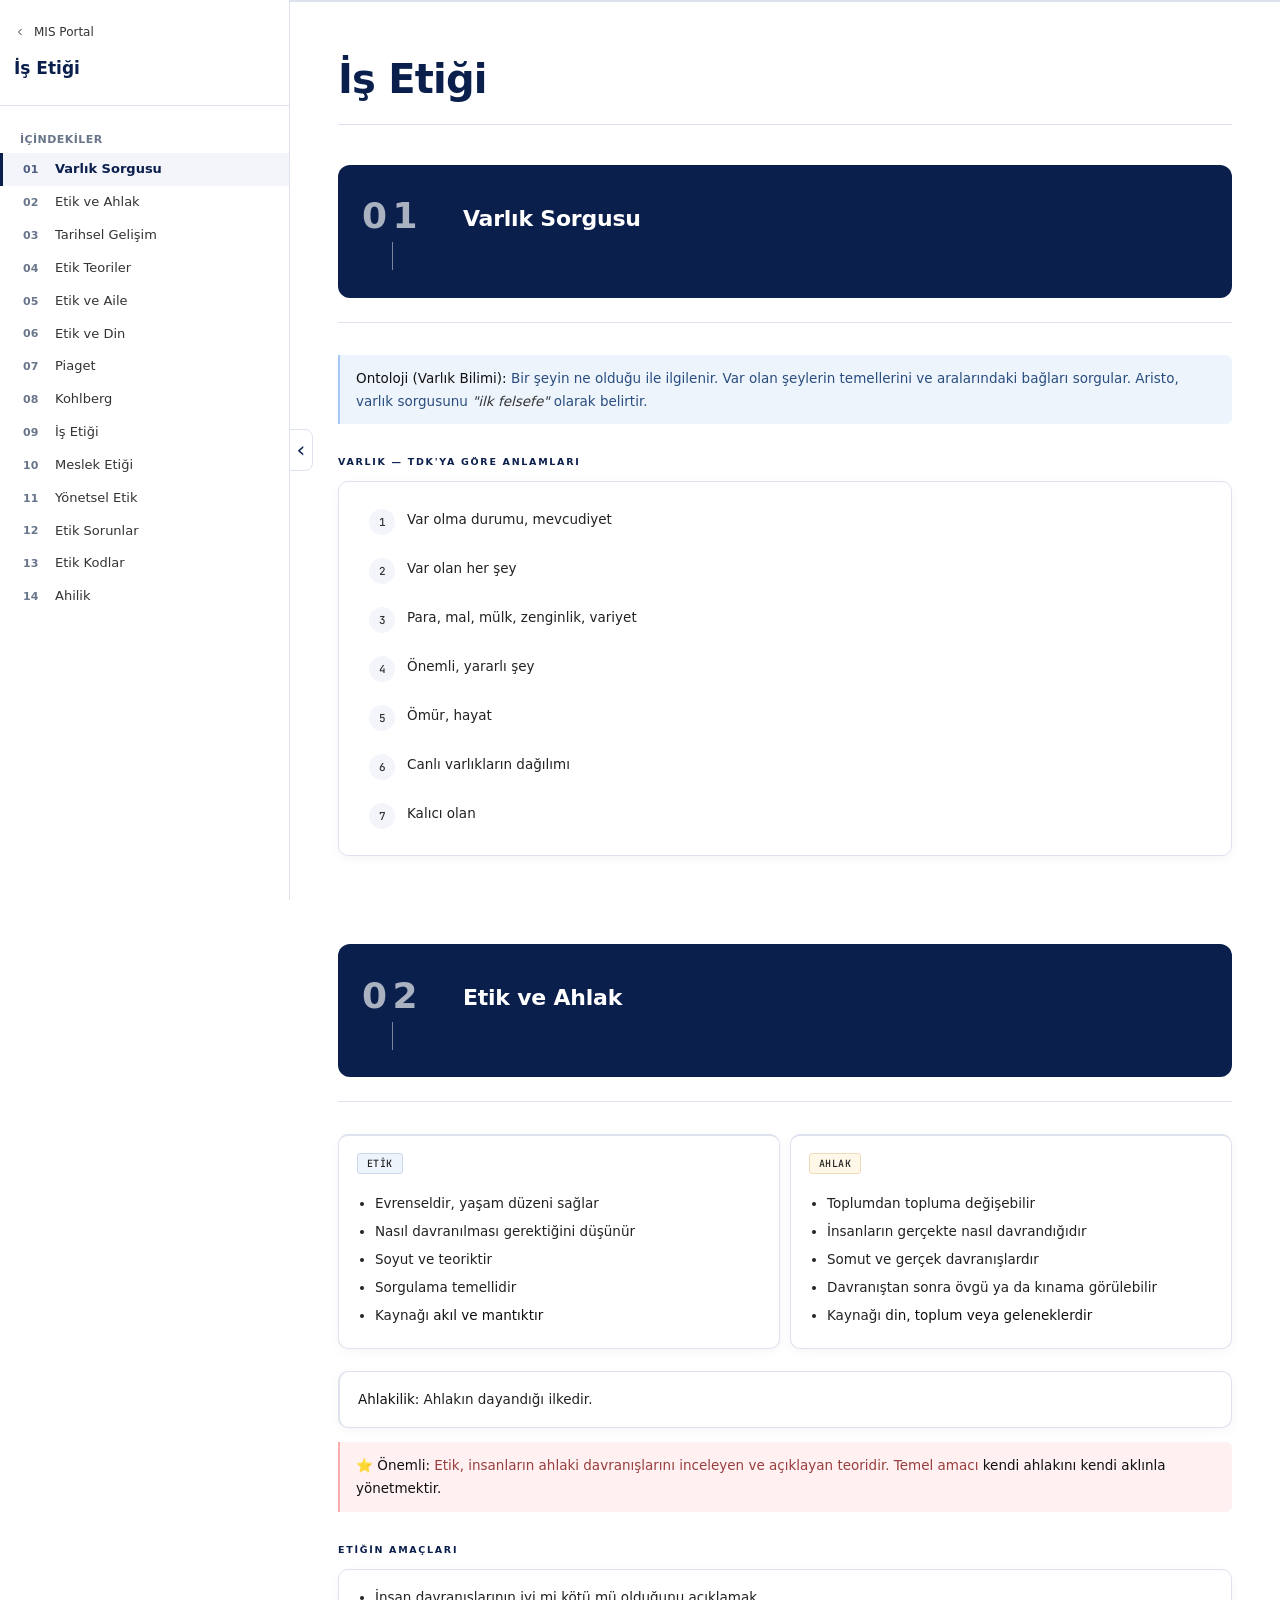
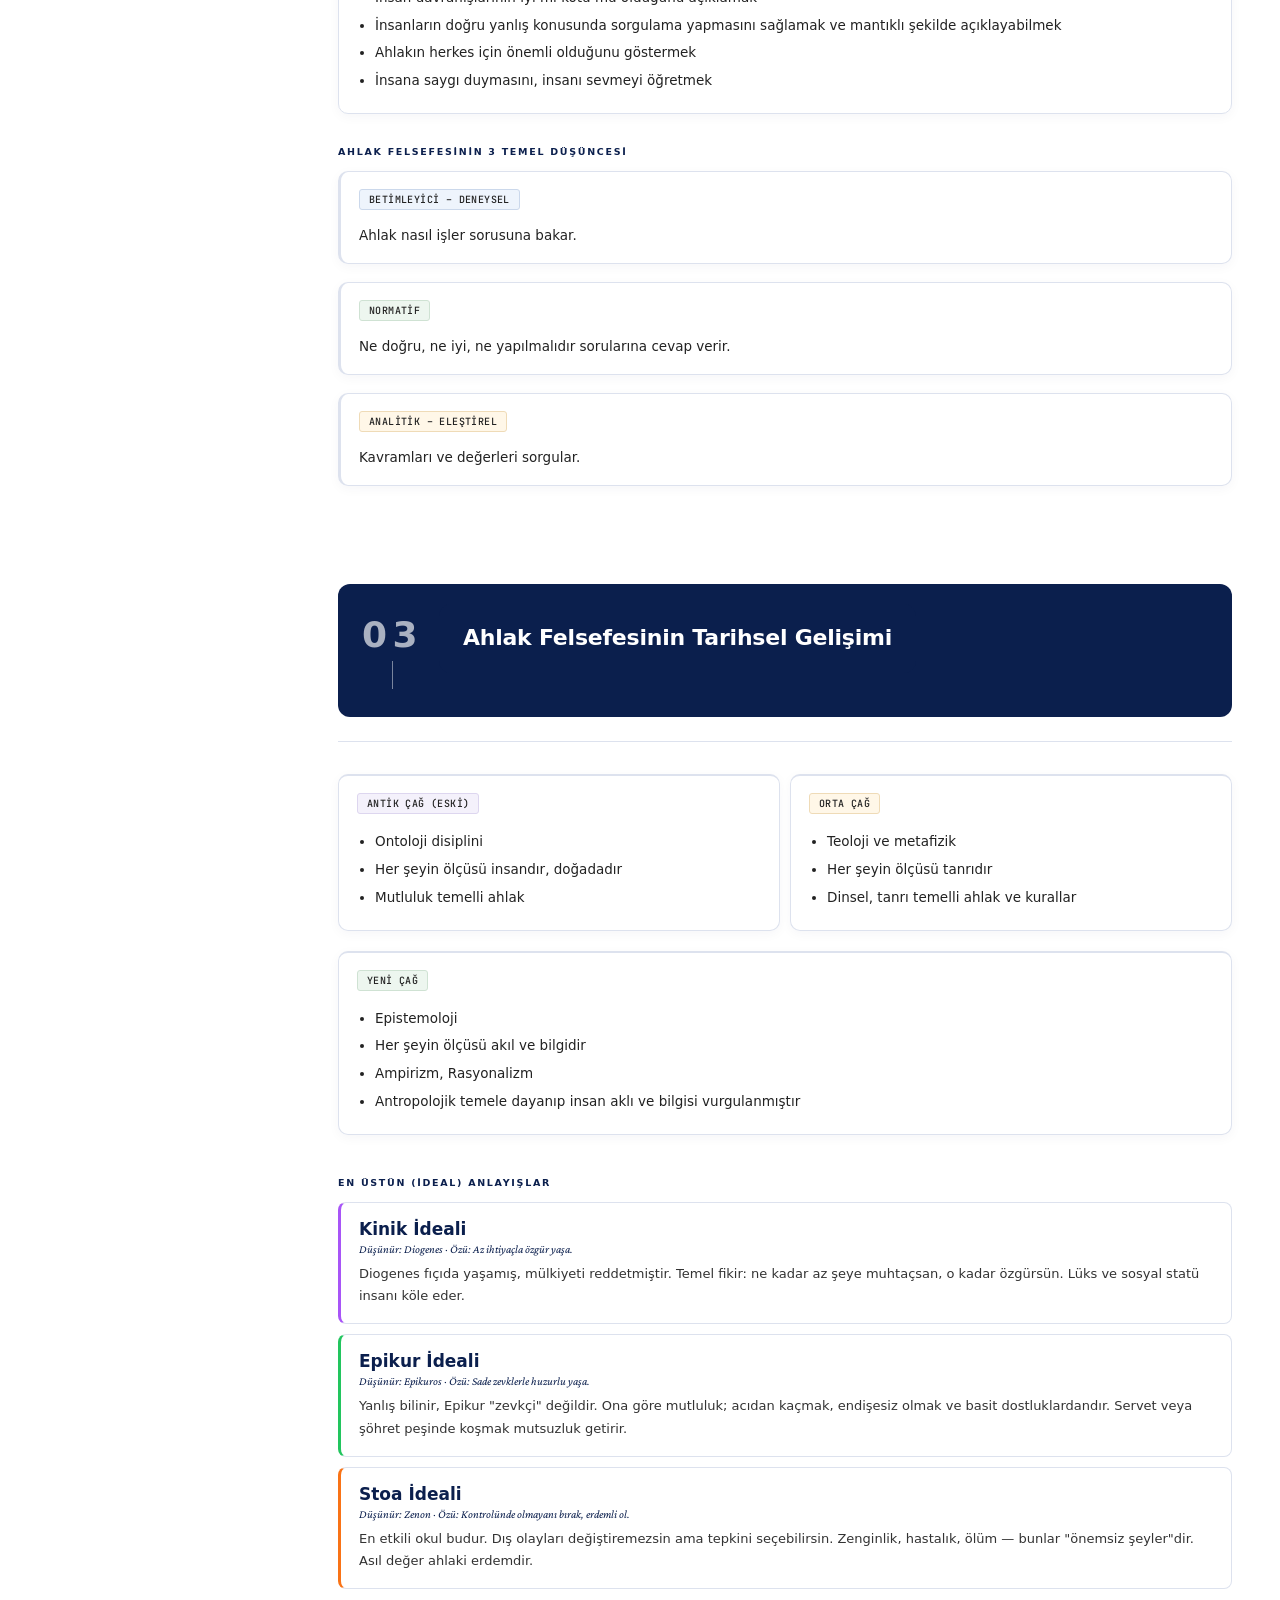
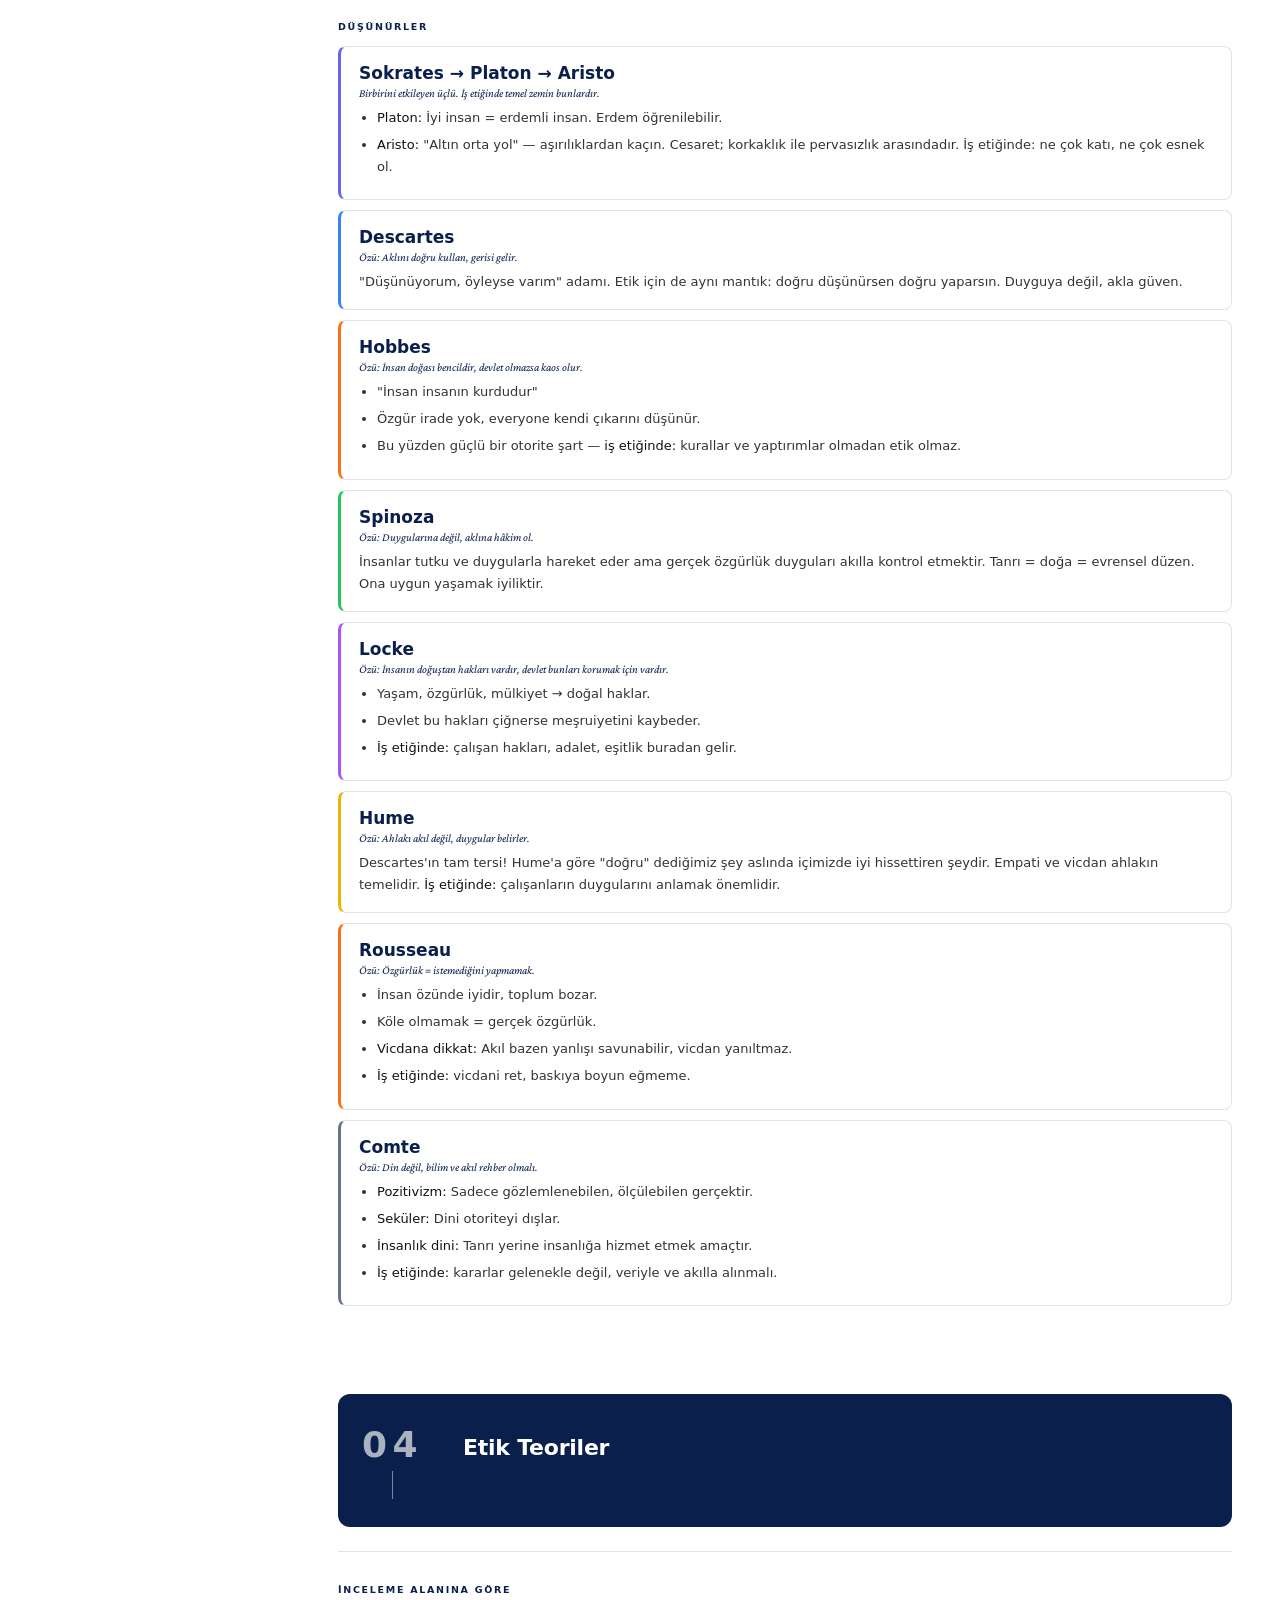
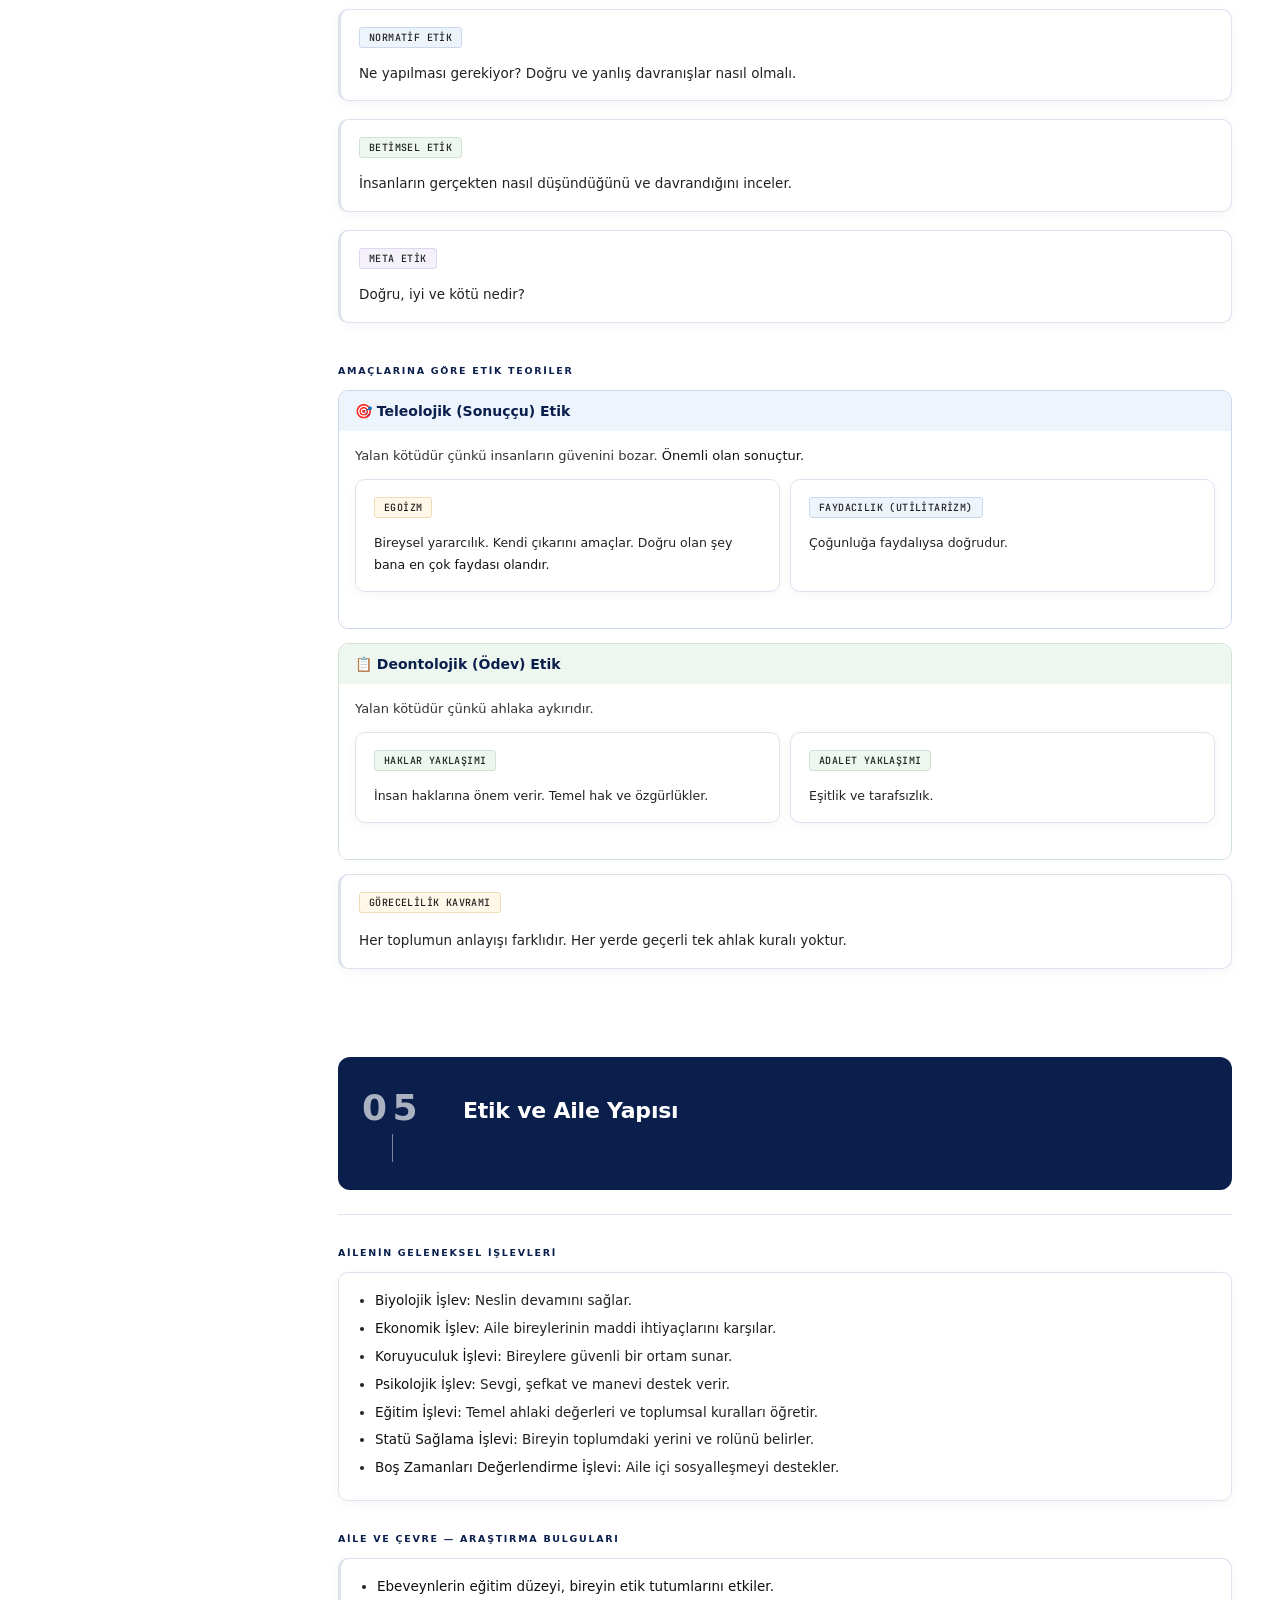
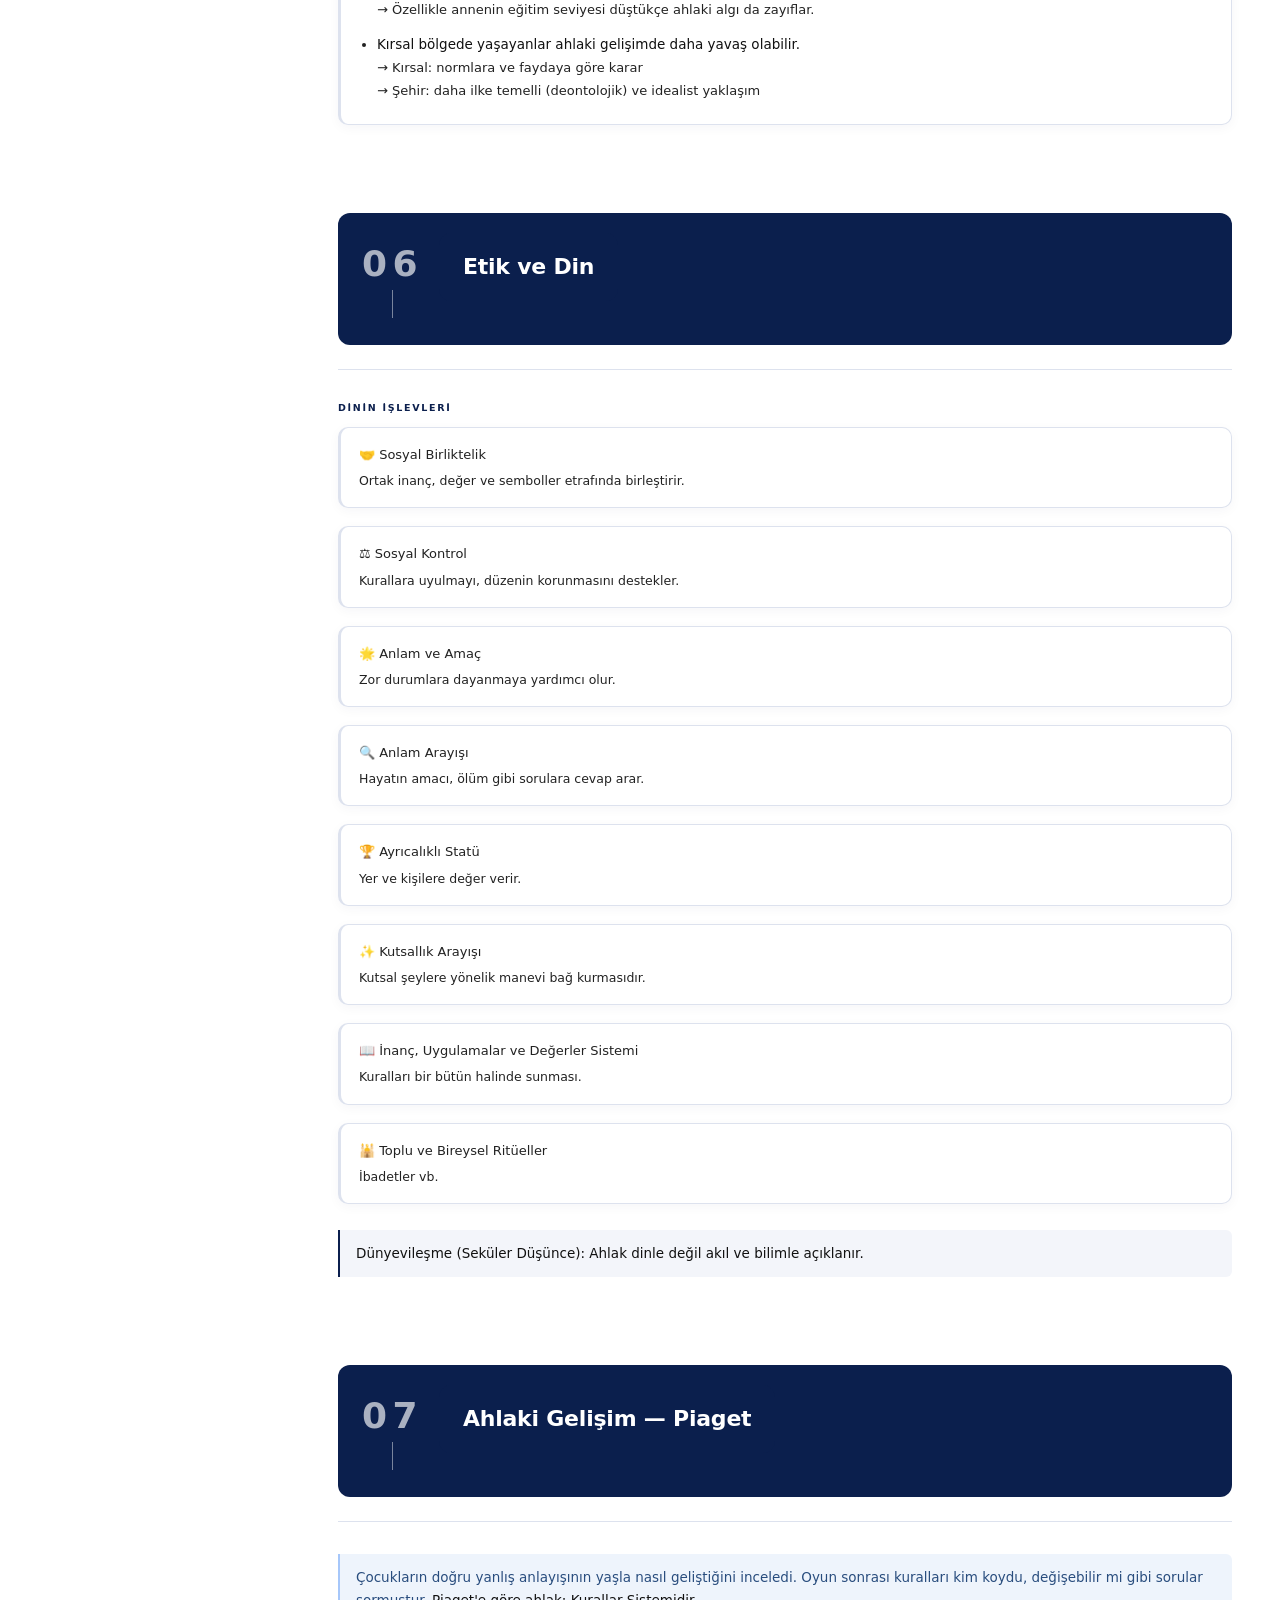
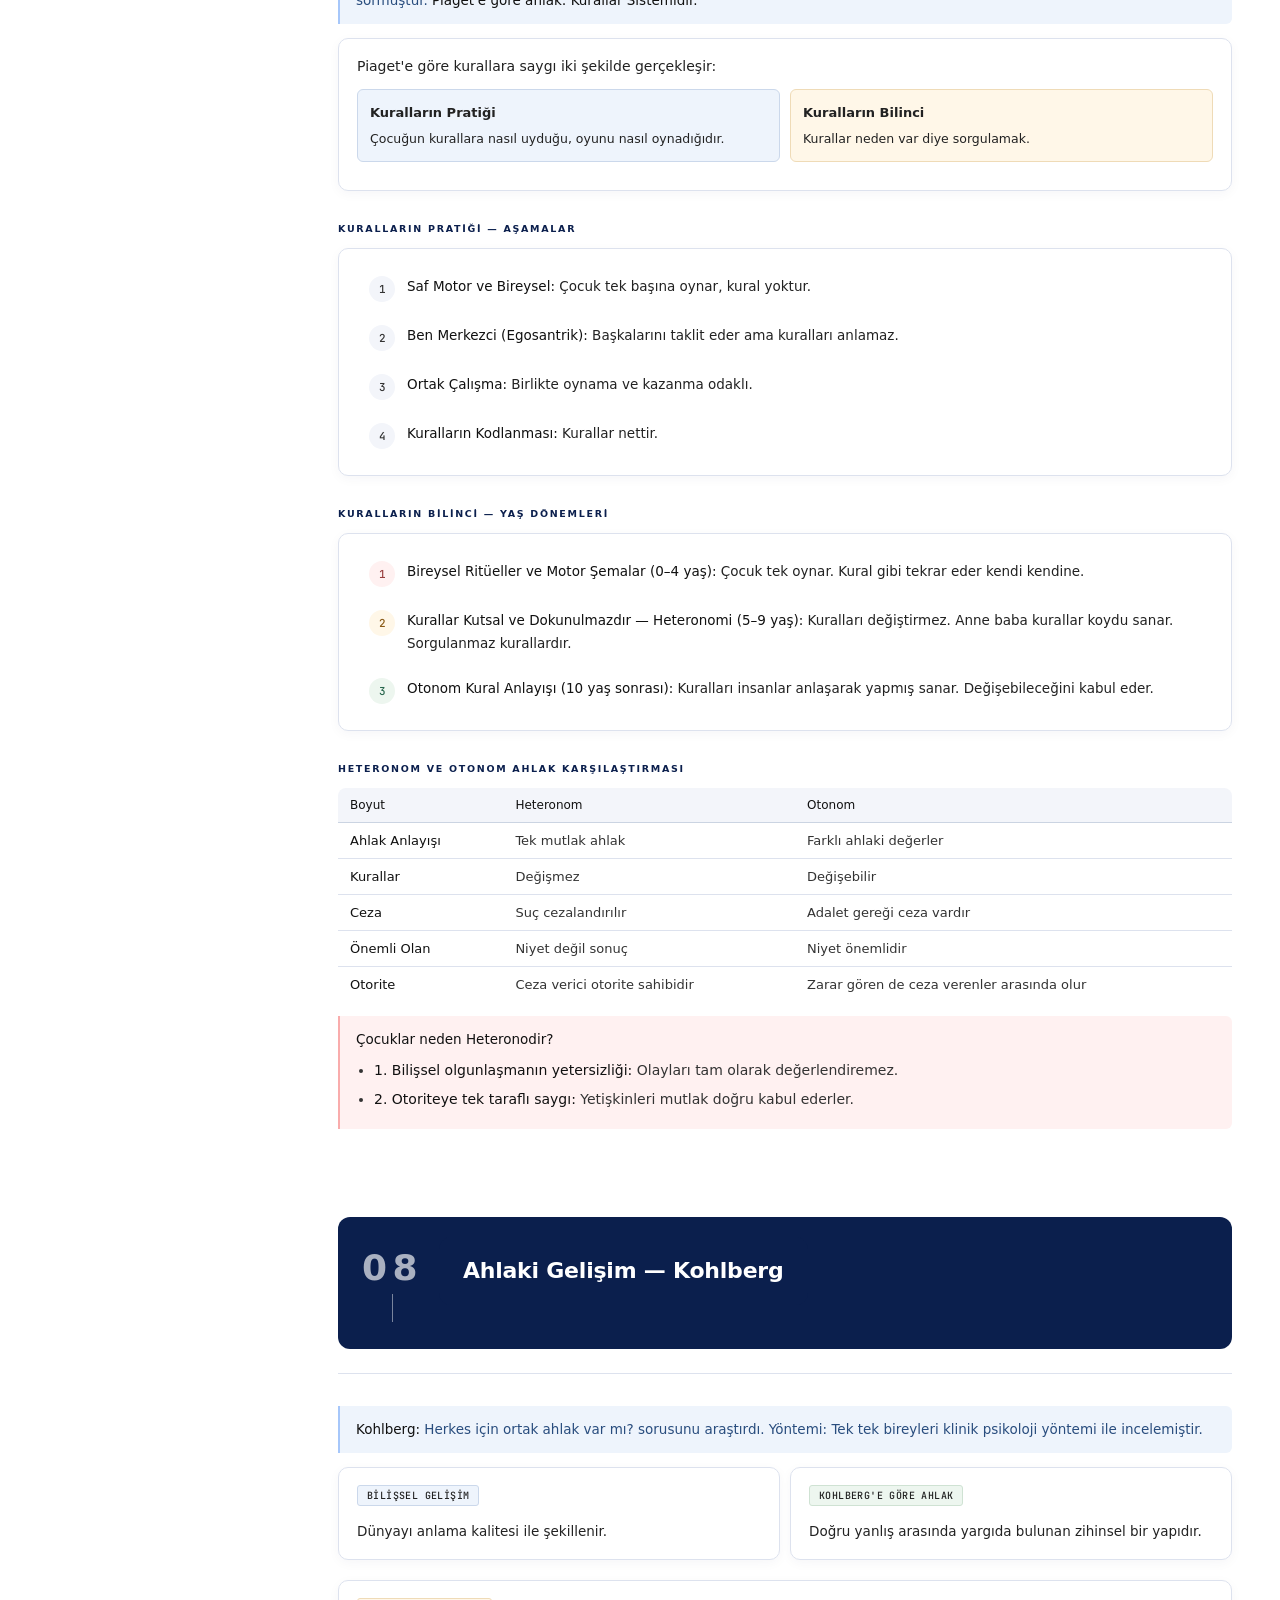
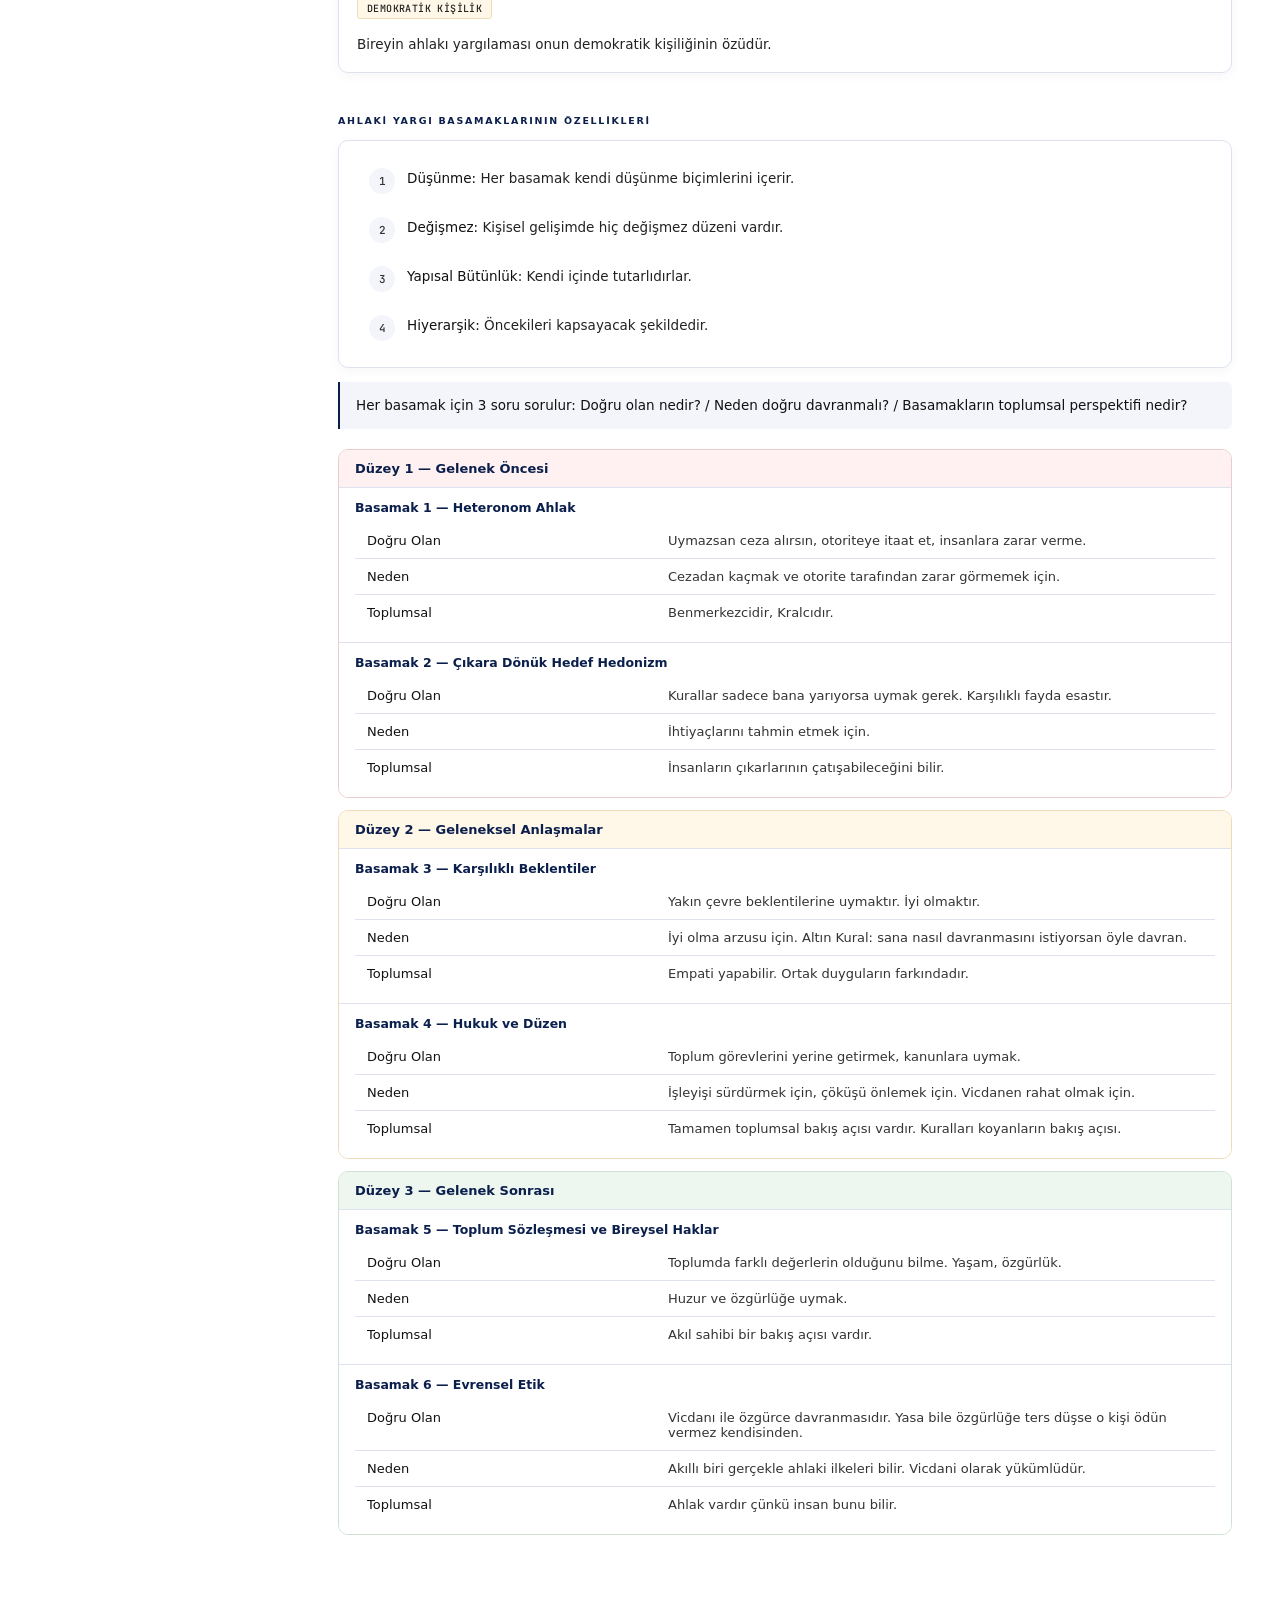
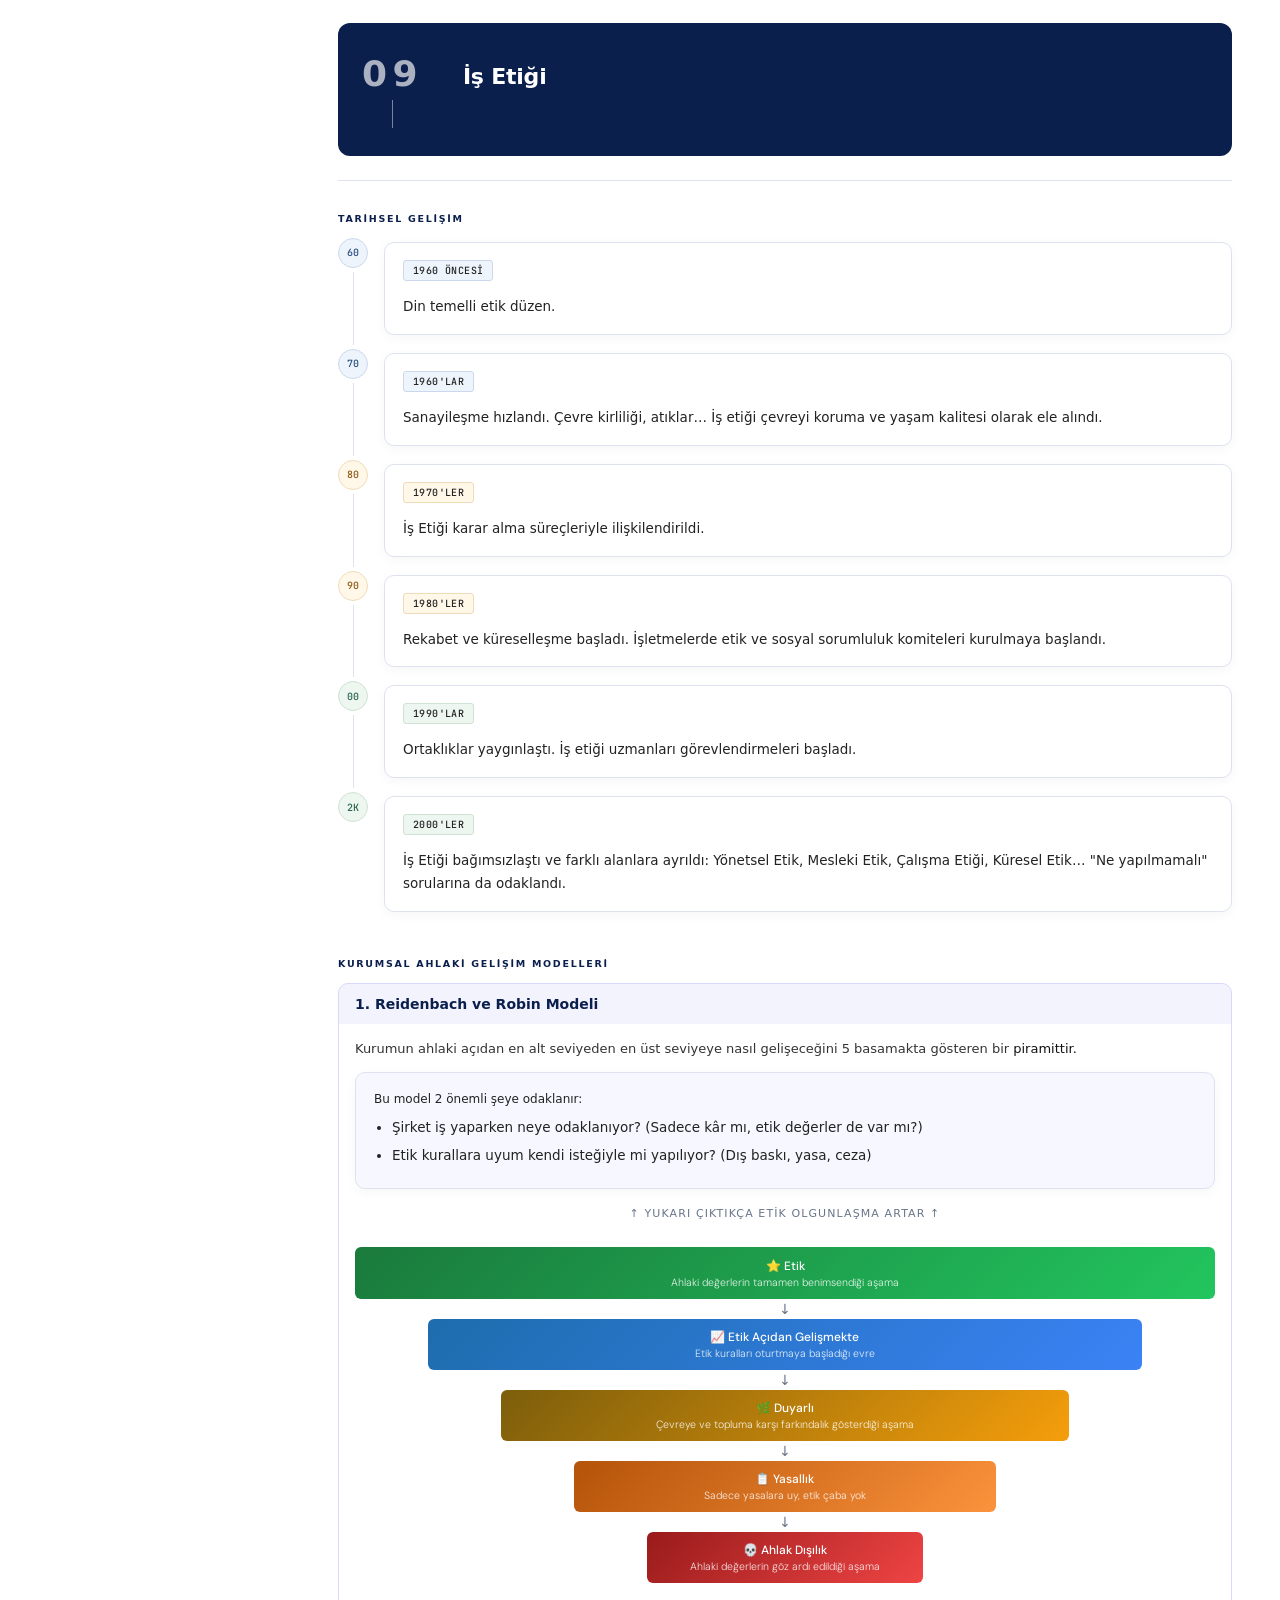
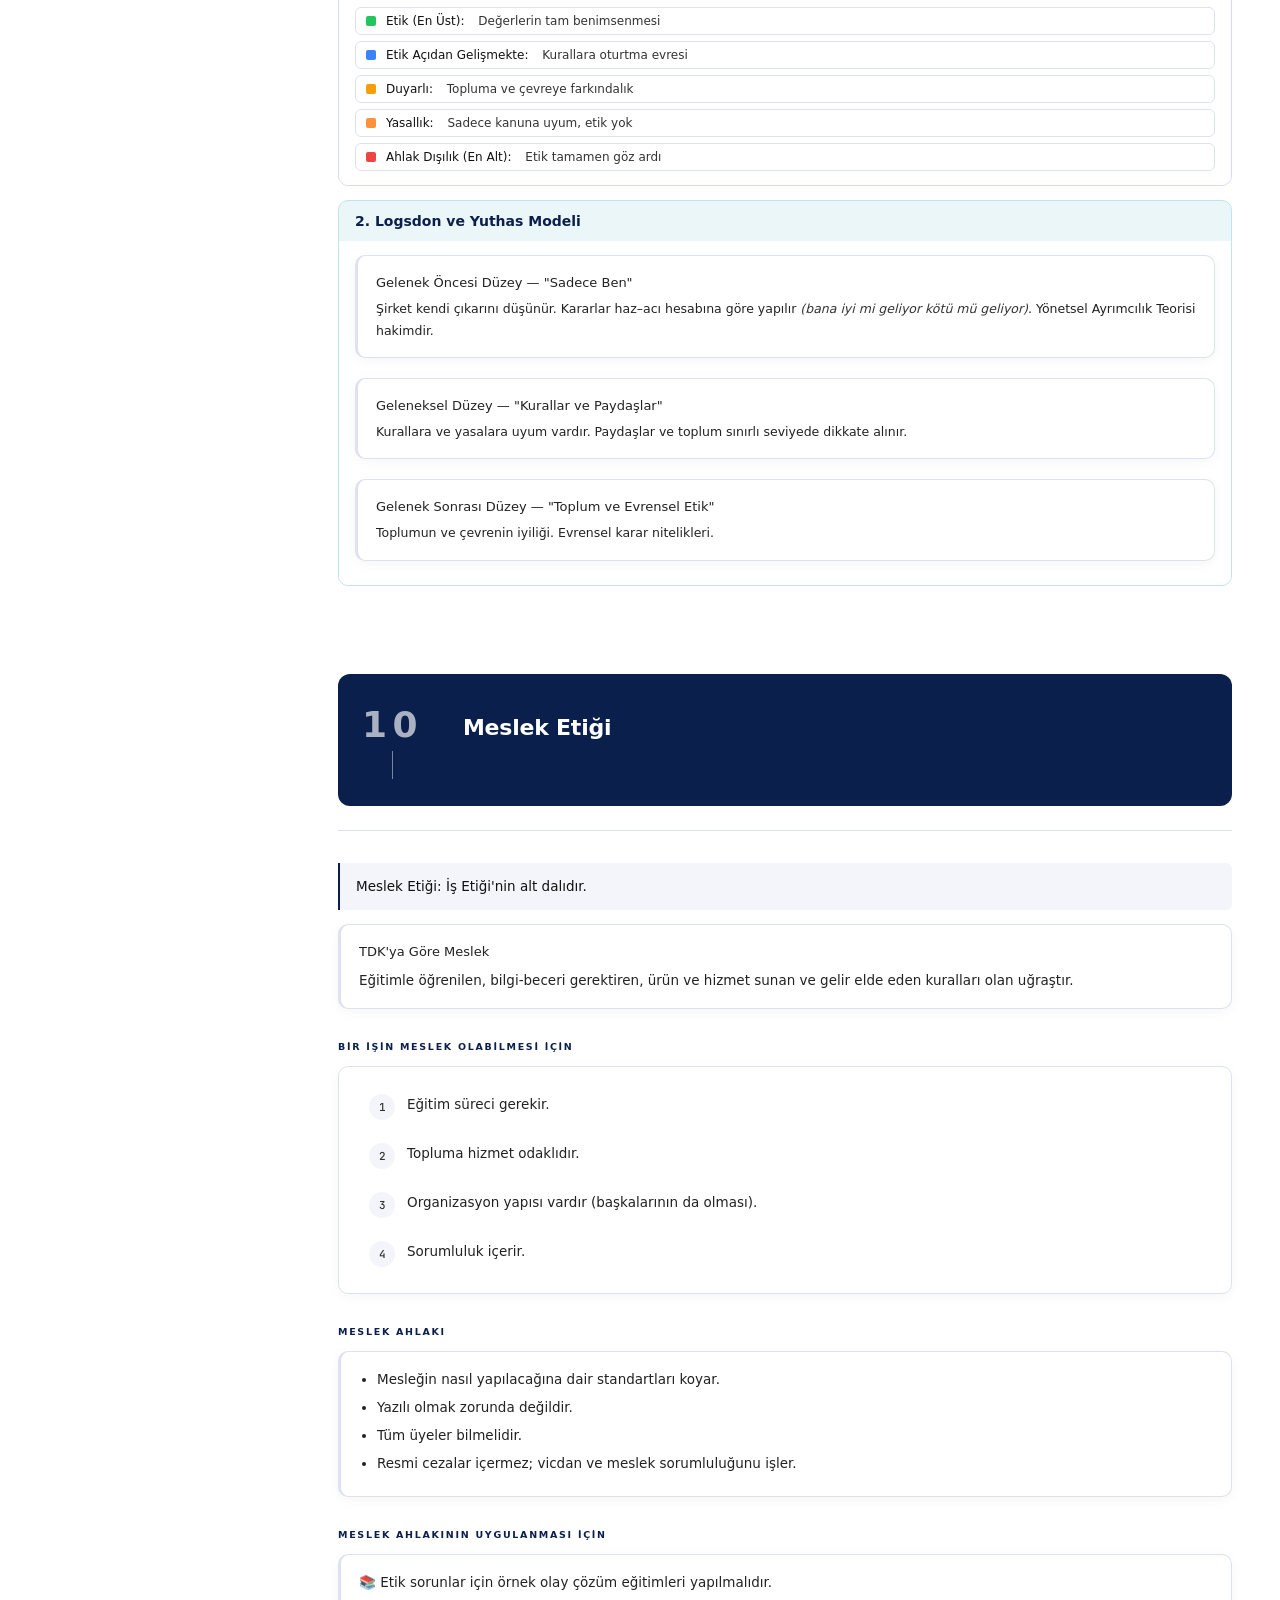
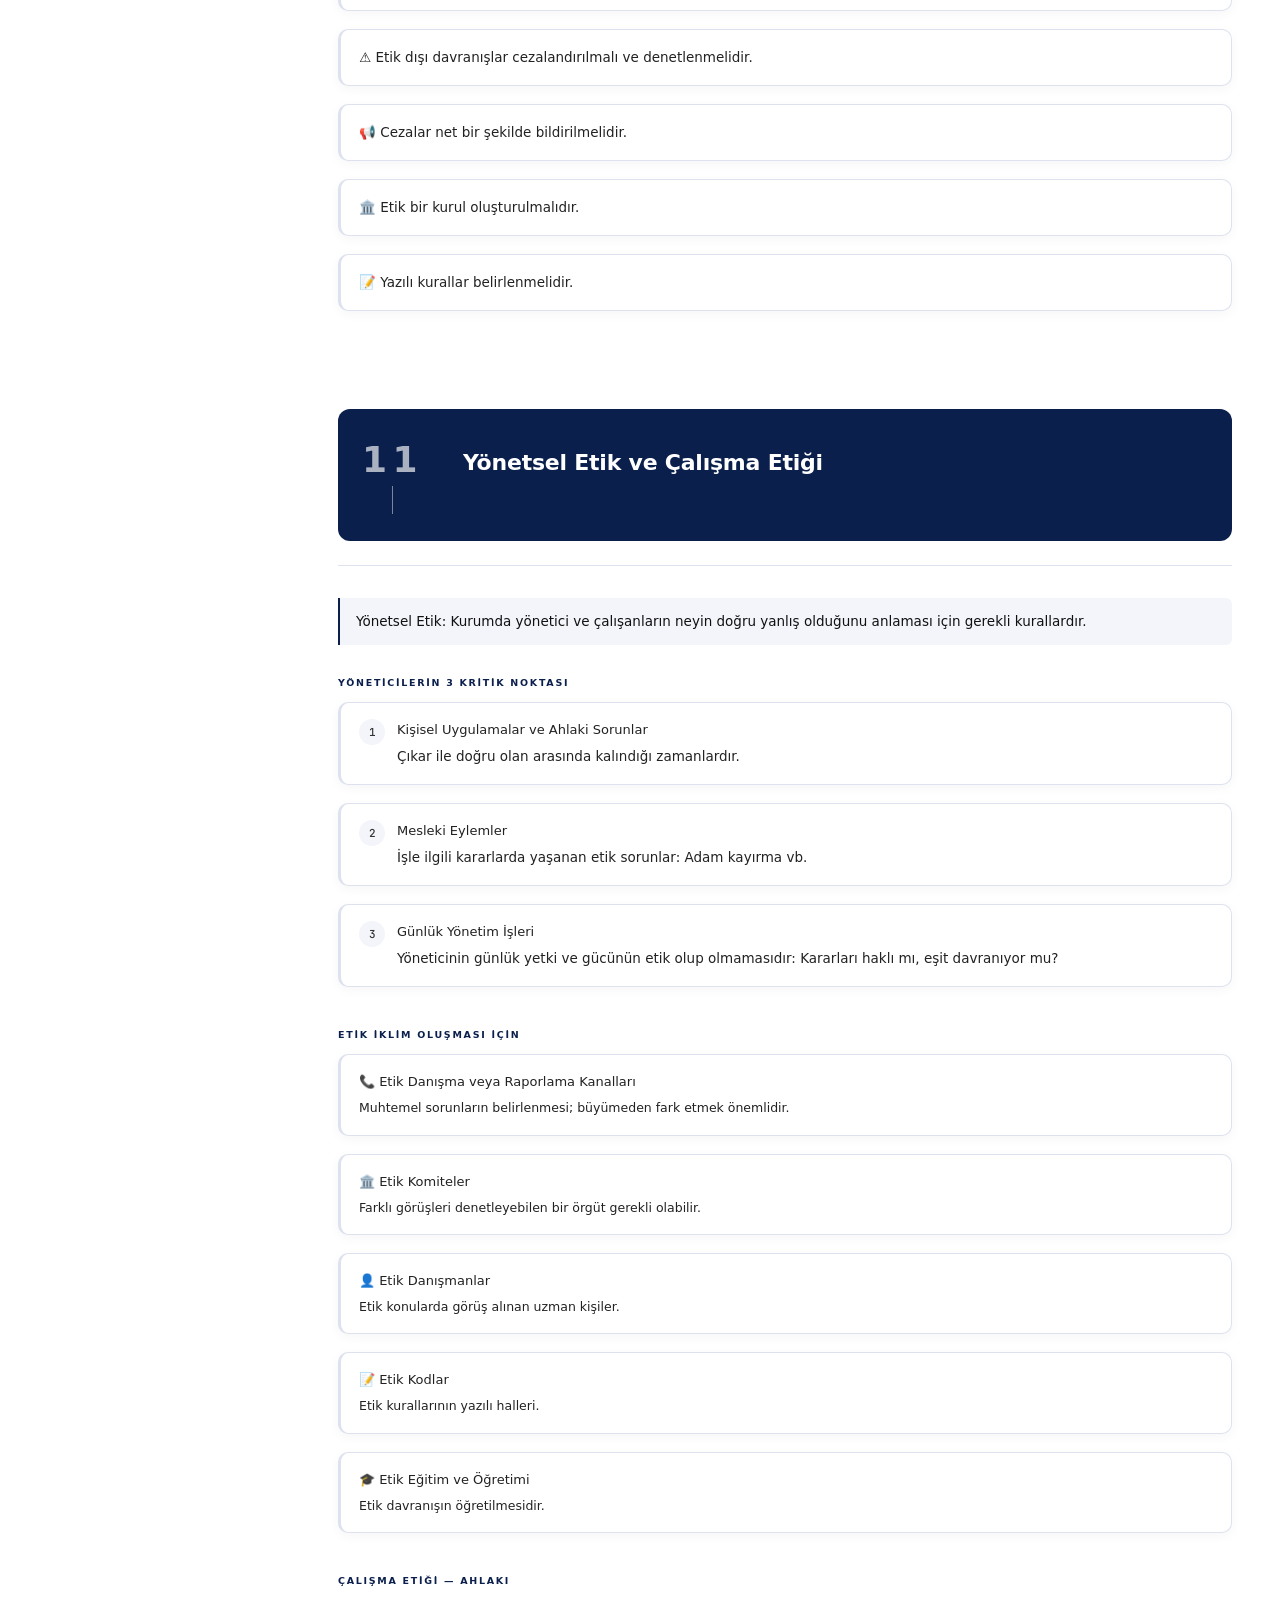
<file: isEtigi.html>
<!DOCTYPE html>
<html lang="tr">
<head>
<meta charset="UTF-8">
<meta name="viewport" content="width=device-width, initial-scale=1.0">
<title>MIS Portal | İş Etiği</title>
<link href="https://fonts.googleapis.com/css2?family=Crimson+Pro:ital,wght@0,300;0,400;0,600;1,300;1,400&family=JetBrains+Mono:wght@400;500&family=DM+Sans:wght@300;400;500&display=swap" rel="stylesheet">
<style>
*,*::before,*::after{box-sizing:border-box;margin:0;padding:0}

:root {
  --bg: #0b1326;
  --surface: #121c33;
  --surface2: #172240;
  --border: #1e2c4a;
  --border2: #253660;
  --text: #f0ede6;
  --sub: #7a8fb5;
  --muted: #3d527a;
  --accent: #c5a880;
  --accent-dim: rgba(197,168,128,0.15);
  --accent-border: rgba(197,168,128,0.25);

  --info-bg: rgba(59,130,246,0.1);
  --info-text: #7ab4f5;
  --info-border: rgba(59,130,246,0.2);

  --success-bg: rgba(34,197,94,0.08);
  --success-text: #6bcf8a;
  --success-border: rgba(34,197,94,0.18);

  --warn-bg: rgba(245,158,11,0.08);
  --warn-text: #e8a83a;
  --warn-border: rgba(245,158,11,0.2);

  --danger-bg: rgba(239,68,68,0.08);
  --danger-text: #f08080;
  --danger-border: rgba(239,68,68,0.2);

  --purple-bg: rgba(139,92,246,0.08);
  --purple-text: #a78bfa;
  --purple-border: rgba(139,92,246,0.2);

  --sidebar-w: 240px;
}

html { scroll-behavior: smooth; }

body {
  font-family: 'DM Sans', sans-serif;
  background: var(--bg);
  color: var(--text);
  min-height: 100vh;
  -webkit-font-smoothing: antialiased;
}

/* ── LAYOUT ── */
.layout {
  display: flex;
  min-height: 100vh;
}

/* ── SIDEBAR ── */
.sidebar {
  width: var(--sidebar-w);
  min-height: 100vh;
  background: var(--surface);
  border-right: 1px solid var(--border);
  position: fixed;
  top: 0;
  left: 0;
  display: flex;
  flex-direction: column;
  z-index: 100;
  overflow-y: auto;
}

.sidebar::-webkit-scrollbar { width: 3px; }
.sidebar::-webkit-scrollbar-track { background: transparent; }
.sidebar::-webkit-scrollbar-thumb { background: var(--border2); border-radius: 2px; }

.sidebar-header {
  padding: 28px 20px 20px;
  border-bottom: 1px solid var(--border);
}

.sidebar-back {
  display: flex;
  align-items: center;
  gap: 8px;
  text-decoration: none;
  font-family: 'JetBrains Mono', monospace;
  font-size: 10px;
  letter-spacing: .12em;
  color: var(--sub);
  text-transform: uppercase;
  margin-bottom: 16px;
  transition: color .2s;
}
.sidebar-back:hover { color: var(--accent); }
.sidebar-back svg { flex-shrink: 0; }

.sidebar-course {
  font-family: 'JetBrains Mono', monospace;
  font-size: 9px;
  letter-spacing: .18em;
  color: var(--accent);
  text-transform: uppercase;
  margin-bottom: 6px;
}

.sidebar-title {
  font-family: 'Crimson Pro', serif;
  font-size: 20px;
  font-weight: 600;
  color: var(--text);
  line-height: 1.2;
}

.sidebar-nav {
  padding: 16px 0 24px;
  flex: 1;
}

.nav-section-label {
  font-family: 'JetBrains Mono', monospace;
  font-size: 9px;
  letter-spacing: .15em;
  color: var(--muted);
  text-transform: uppercase;
  padding: 0 20px;
  margin: 16px 0 6px;
}

.nav-item {
  display: flex;
  align-items: center;
  gap: 10px;
  padding: 8px 20px;
  text-decoration: none;
  font-size: 12.5px;
  font-weight: 400;
  color: var(--sub);
  transition: all .2s;
  border-left: 2px solid transparent;
  cursor: pointer;
  background: none;
  border-right: none;
  border-top: none;
  border-bottom: none;
  width: 100%;
  text-align: left;
  line-height: 1.4;
}

.nav-item:hover {
  color: var(--text);
  background: rgba(255,255,255,0.03);
}

.nav-item.active {
  color: var(--accent);
  border-left-color: var(--accent);
  background: var(--accent-dim);
}

.nav-item-num {
  font-family: 'JetBrains Mono', monospace;
  font-size: 9px;
  color: var(--muted);
  flex-shrink: 0;
  width: 16px;
}

.nav-item.active .nav-item-num { color: var(--accent); opacity: .7; }

/* ── MAIN CONTENT ── */
.main {
  margin-left: var(--sidebar-w);
  flex: 1;
  padding: 64px 56px 120px;
  max-width: calc(760px + var(--sidebar-w));
  width: 100%;
}

/* ── PAGE HEADER ── */
.page-header {
  margin-bottom: 72px;
  padding-bottom: 32px;
  border-bottom: 1px solid var(--border);
}

.page-label {
  font-family: 'JetBrains Mono', monospace;
  font-size: 10px;
  letter-spacing: .2em;
  color: var(--accent);
  text-transform: uppercase;
  margin-bottom: 12px;
}

.page-title {
  font-family: 'Crimson Pro', serif;
  font-size: 48px;
  font-weight: 300;
  color: var(--text);
  letter-spacing: -.02em;
  margin-bottom: 8px;
}

.page-sub {
  font-size: 13px;
  color: var(--sub);
}

/* ── SECTIONS ── */
.unit {
  margin-bottom: 88px;
  scroll-margin-top: 40px;
}

.unit-header {
  display: flex;
  align-items: flex-start;
  gap: 20px;
  margin-bottom: 36px;
}

.unit-num-block {
  flex-shrink: 0;
  display: flex;
  flex-direction: column;
  align-items: center;
  padding-top: 6px;
}

.unit-num {
  font-family: 'JetBrains Mono', monospace;
  font-size: 10px;
  letter-spacing: .15em;
  color: var(--accent);
  opacity: .6;
}

.unit-line {
  width: 1px;
  height: 28px;
  background: var(--border);
  margin-top: 8px;
}


.unit-title {
  font-family: 'Crimson Pro', serif;
  font-size: 32px;
  font-weight: 400;
  color: var(--text);
  letter-spacing: -.01em;
  line-height: 1.2;
  margin-bottom: 4px;
}

.unit-divider {
  height: 1px;
  background: var(--border);
  margin-bottom: 32px;
}

/* ── COMPONENTS ── */
h3 {
  font-family: 'JetBrains Mono', monospace;
  font-size: 9.5px;
  letter-spacing: .18em;
  color: var(--sub);
  text-transform: uppercase;
  margin: 32px 0 14px;
}

p, li {
  font-size: 14px;
  line-height: 1.7;
  color: var(--sub);
}

ul { padding-left: 18px; }
li { margin-bottom: 5px; }

strong { color: var(--text); font-weight: 500; }
em { color: var(--sub); font-style: italic; }

.card {
  background: var(--surface);
  border: 1px solid var(--border);
  border-radius: 8px;
  padding: 16px 18px;
  margin-bottom: 10px;
}

.card p, .card li { font-size: 13.5px; }

.grid2 {
  display: grid;
  grid-template-columns: 1fr 1fr;
  gap: 10px;
  margin-bottom: 12px;
}

.highlight-box {
  border-left: 2px solid var(--accent);
  padding: 12px 16px;
  background: var(--accent-dim);
  border-radius: 0 6px 6px 0;
  margin: 14px 0;
}
.highlight-box p { color: var(--text); font-size: 13.5px; margin: 0; }

.info-box {
  border-left: 2px solid rgba(59,130,246,0.4);
  padding: 12px 16px;
  background: var(--info-bg);
  border-radius: 0 6px 6px 0;
  margin: 14px 0;
}
.info-box p { color: var(--info-text); font-size: 13.5px; margin: 0; }

.danger-box {
  border-left: 2px solid rgba(239,68,68,0.4);
  padding: 12px 16px;
  background: var(--danger-bg);
  border-radius: 0 6px 6px 0;
  margin: 14px 0;
}
.danger-box p { color: var(--danger-text); font-size: 13.5px; margin: 0; }

.badge {
  display: inline-block;
  font-size: 10px;
  font-weight: 500;
  font-family: 'JetBrains Mono', monospace;
  padding: 3px 9px;
  border-radius: 3px;
  letter-spacing: .04em;
  text-transform: uppercase;
  margin-bottom: 8px;
}

.b-blue { background: var(--info-bg); color: var(--info-text); border: 1px solid var(--info-border); }
.b-green { background: var(--success-bg); color: var(--success-text); border: 1px solid var(--success-border); }
.b-amber { background: var(--warn-bg); color: var(--warn-text); border: 1px solid var(--warn-border); }
.b-red { background: var(--danger-bg); color: var(--danger-text); border: 1px solid var(--danger-border); }
.b-purple { background: var(--purple-bg); color: var(--purple-text); border: 1px solid var(--purple-border); }
.b-accent { background: var(--accent-dim); color: var(--accent); border: 1px solid var(--accent-border); }

.step-list { display: flex; flex-direction: column; gap: 2px; }
.step-item { display: flex; align-items: flex-start; gap: 12px; padding: 10px 12px; border-radius: 6px; }
.step-item:hover { background: var(--surface2); }
.step-num {
  min-width: 26px; height: 26px; border-radius: 50%;
  display: flex; align-items: center; justify-content: center;
  font-size: 11px; font-weight: 500;
  font-family: 'JetBrains Mono', monospace;
  background: var(--surface2); color: var(--sub);
  flex-shrink: 0; margin-top: 1px;
}

table {
  width: 100%; border-collapse: collapse;
  font-size: 13px; margin: 12px 0;
  border-radius: 8px; overflow: hidden;
}
th {
  text-align: left; padding: 10px 12px;
  background: var(--surface2); font-weight: 500;
  color: var(--text); font-size: 12px;
  border-bottom: 1px solid var(--border2);
}
td {
  padding: 10px 12px;
  border-bottom: 1px solid var(--border);
  color: var(--sub); font-size: 13px;
  vertical-align: top;
}
tr:last-child td { border-bottom: none; }

/* ── PHILOSOPHER CARDS ── */
.phil-card {
  border-radius: 8px;
  padding: 16px 18px;
  margin-bottom: 10px;
  border: 1px solid var(--border);
  background: var(--surface);
  border-left-width: 3px;
}
.phil-card h4 {
  font-family: 'Crimson Pro', serif;
  font-size: 17px; font-weight: 600;
  color: var(--text); margin-bottom: 4px;
}
.phil-card .tagline {
  font-size: 11.5px; color: var(--accent); margin-bottom: 8px;
  font-style: italic; font-family: 'Crimson Pro', serif;
}
.phil-card p, .phil-card li { font-size: 13px; }

/* ── THEORY BLOCKS ── */
.theory-block {
  border: 1px solid var(--border);
  border-radius: 10px; overflow: hidden;
  margin-bottom: 14px;
}
.theory-header {
  padding: 12px 16px;
  background: var(--surface2);
  display: flex; align-items: center; gap: 10px;
}
.theory-header h4 { font-size: 14px; font-weight: 500; color: var(--text); }
.theory-body { padding: 14px 16px; background: var(--surface); }
.theory-body p { font-size: 13px; }

/* ── KOHLBERG LEVELS ── */
.kohl-level {
  border: 1px solid var(--border);
  border-radius: 10px; overflow: hidden; margin-bottom: 12px;
}
.kohl-level-header {
  padding: 11px 16px;
  display: flex; align-items: center; gap: 10px;
}
.kohl-level-header h4 { font-size: 13px; font-weight: 500; }
.kohl-step {
  padding: 12px 16px;
  border-top: 1px solid var(--border);
  background: var(--surface);
}
.kohl-step h5 {
  font-size: 12.5px; font-weight: 500;
  color: var(--text); margin-bottom: 8px;
}
.kohl-step table { margin: 0; }

/* ── PYRAMID ── */
.pyramid-wrap { margin: 24px 0; display: flex; flex-direction: column; align-items: center; gap: 0; }
.pyr-level { display: flex; flex-direction: column; align-items: center; width: 100%; }
.pyr-bar {
  display: flex; align-items: center; justify-content: center;
  border-radius: 6px; padding: 10px 18px;
  font-family: 'DM Sans', sans-serif;
  font-size: 12px; font-weight: 500;
  color: #fff; text-align: center;
  transition: transform .2s, box-shadow .2s;
  cursor: default; gap: 8px;
}
.pyr-bar:hover { transform: scaleY(1.04); box-shadow: 0 4px 20px rgba(0,0,0,0.3); }
.pyr-bar .pyr-label { font-size: 10.5px; font-weight: 300; opacity: 0.85; margin-top: 2px; }
.pyr-arrow { color: var(--muted); font-size: 14px; line-height: 1; margin: 3px 0; }
.pyr-5 { width: 100%; background: linear-gradient(135deg,#1a7a3c,#22c55e); min-height: 52px; }
.pyr-4 { width: 83%; background: linear-gradient(135deg,#1d6dad,#3b82f6); min-height: 48px; }
.pyr-3 { width: 66%; background: linear-gradient(135deg,#7c5e0b,#f59e0b); min-height: 46px; }
.pyr-2 { width: 49%; background: linear-gradient(135deg,#b45309,#fb923c); min-height: 44px; }
.pyr-1 { width: 32%; background: linear-gradient(135deg,#991b1b,#ef4444); min-height: 42px; }

.pyr-legend {
  display: flex; flex-direction: column; gap: 6px;
  margin-top: 14px; width: 100%;
}
.pyr-legend-item {
  display: flex; align-items: center; gap: 10px;
  font-size: 12px; color: var(--sub);
  padding: 6px 10px; border-radius: 6px;
  background: var(--surface); border: 1px solid var(--border);
}
.pyr-legend-dot { width: 10px; height: 10px; border-radius: 2px; flex-shrink: 0; }

/* ── TIMELINE ── */
.timeline { display: flex; flex-direction: column; gap: 0; }
.timeline-item { display: flex; gap: 16px; align-items: stretch; }
.timeline-left { display: flex; flex-direction: column; align-items: center; }
.timeline-dot {
  width: 30px; height: 30px; border-radius: 50%;
  display: flex; align-items: center; justify-content: center;
  font-family: 'JetBrains Mono', monospace;
  font-size: 10px; font-weight: 500;
  flex-shrink: 0;
}
.timeline-line { width: 1px; flex: 1; background: var(--border); margin: 4px 0; }
.timeline-content { flex: 1; padding-bottom: 14px; padding-top: 4px; }
.timeline-content .card { margin-bottom: 0; }



/* ── ACTIVE NAV INDICATOR ── */
.progress-bar {
  position: fixed;
  top: 0;
  left: var(--sidebar-w);
  right: 0;
  height: 2px;
  background: var(--border);
  z-index: 200;
}
.progress-fill {
  height: 100%;
  background: var(--accent);
  width: 0%;
  transition: width .1s;
}

/* ── MOBILE ── */
.mobile-toggle {
  display: none;
  position: fixed;
  top: 16px; left: 16px;
  width: 40px; height: 40px;
  background: var(--surface);
  border: 1px solid var(--border);
  border-radius: 8px;
  align-items: center; justify-content: center;
  cursor: pointer; z-index: 200;
  color: var(--text);
}

@media(max-width: 768px) {
  .sidebar {
    transform: translateX(-100%);
    transition: transform .3s cubic-bezier(0.16,1,0.3,1);
  }
  .sidebar.open { transform: translateX(0); }
  .main { margin-left: 0; padding: 48px 20px 80px; }
  .main { padding-top: 72px; }
  .mobile-toggle { display: flex; }
  .page-title { font-size: 34px; }
  .grid2 { grid-template-columns: 1fr; }
  .progress-bar { left: 0; }
}

/* ── ANIMATIONS ── */
@keyframes fadeUp {
  from { opacity: 0; transform: translateY(12px); }
  to { opacity: 1; transform: translateY(0); }
}
.unit { animation: fadeUp .5s ease both; }
</style>
<link rel="stylesheet" href="theme.css">
</head>
<body>

<div class="progress-bar"><div class="progress-fill" id="progressFill"></div></div>

<button class="mobile-toggle" onclick="toggleSidebar()" aria-label="Menü">
  <svg width="18" height="18" viewBox="0 0 24 24" fill="none" stroke="currentColor" stroke-width="2"><line x1="3" y1="6" x2="21" y2="6"/><line x1="3" y1="12" x2="21" y2="12"/><line x1="3" y1="18" x2="21" y2="18"/></svg>
</button>

<div class="layout">

<!-- ── SIDEBAR ── -->
<aside class="sidebar" id="sidebar">
  <div class="sidebar-header">
    <a href="index.html" class="sidebar-back">
      <svg width="12" height="12" viewBox="0 0 24 24" fill="none" stroke="currentColor" stroke-width="2"><polyline points="15 18 9 12 15 6"/></svg>
      MIS Portal
    </a>
    <div class="sidebar-course">İş Etiği</div>
    <div class="sidebar-title">Ders Notları</div>
  </div>

  <nav class="sidebar-nav">
    <div class="nav-section-label">İçindekiler</div>

    <button class="nav-item active" onclick="goToSection('varlik')">
      <span class="nav-item-num">01</span>
      Varlık Sorgusu
    </button>
    <button class="nav-item" onclick="goToSection('etik-ahlak')">
      <span class="nav-item-num">02</span>
      Etik ve Ahlak
    </button>
    <button class="nav-item" onclick="goToSection('tarihsel')">
      <span class="nav-item-num">03</span>
      Tarihsel Gelişim
    </button>
    <button class="nav-item" onclick="goToSection('teoriler')">
      <span class="nav-item-num">04</span>
      Etik Teoriler
    </button>
    <button class="nav-item" onclick="goToSection('aile')">
      <span class="nav-item-num">05</span>
      Etik ve Aile
    </button>
    <button class="nav-item" onclick="goToSection('din')">
      <span class="nav-item-num">06</span>
      Etik ve Din
    </button>
    <button class="nav-item" onclick="goToSection('piaget')">
      <span class="nav-item-num">07</span>
      Piaget
    </button>
    <button class="nav-item" onclick="goToSection('kohlberg')">
      <span class="nav-item-num">08</span>
      Kohlberg
    </button>
    <button class="nav-item" onclick="goToSection('is-etigi')">
      <span class="nav-item-num">09</span>
      İş Etiği
    </button>
    <button class="nav-item" onclick="goToSection('meslek')">
      <span class="nav-item-num">10</span>
      Meslek Etiği
    </button>
    <button class="nav-item" onclick="goToSection('yonetsel')">
      <span class="nav-item-num">11</span>
      Yönetsel Etik
    </button>
    <button class="nav-item" onclick="goToSection('etik-sorunlar')">
      <span class="nav-item-num">12</span>
      Etik Sorunlar
    </button>
    <button class="nav-item" onclick="goToSection('etik-kodlar')">
      <span class="nav-item-num">13</span>
      Etik Kodlar
    </button>
    <button class="nav-item" onclick="goToSection('ahilik')">
      <span class="nav-item-num">14</span>
      Ahilik
    </button>
  </nav>
</aside>

<!-- ── MAIN ── -->
<main class="main">

  <!-- Page Header -->
  <div class="page-header">
    <div class="page-title">İş Etiği</div>
  </div>

  <!-- ══════════════════════════════════════════
       ÜNİTE 1: VARLIK SORGUSU
  ══════════════════════════════════════════ -->
  <section class="unit" id="varlik">
    <div class="unit-header">
      <div class="unit-num-block">
        <span class="unit-num">01</span>
        <div class="unit-line"></div>
      </div>
      <div class="unit-title-block">
        <h2 class="unit-title">Varlık Sorgusu</h2>
      </div>
    </div>
    <div class="unit-divider"></div>

    <div class="info-box">
      <p><strong>Ontoloji (Varlık Bilimi):</strong> Bir şeyin ne olduğu ile ilgilenir. Var olan şeylerin temellerini ve aralarındaki bağları sorgular. Aristo, varlık sorgusunu <em>"ilk felsefe"</em> olarak belirtir.</p>
    </div>

    <h3>Varlık — TDK'ya Göre Anlamları</h3>
    <div class="card">
      <div class="step-list">
        <div class="step-item"><div class="step-num">1</div><div><p style="margin:0">Var olma durumu, mevcudiyet</p></div></div>
        <div class="step-item"><div class="step-num">2</div><div><p style="margin:0">Var olan her şey</p></div></div>
        <div class="step-item"><div class="step-num">3</div><div><p style="margin:0">Para, mal, mülk, zenginlik, variyet</p></div></div>
        <div class="step-item"><div class="step-num">4</div><div><p style="margin:0">Önemli, yararlı şey</p></div></div>
        <div class="step-item"><div class="step-num">5</div><div><p style="margin:0">Ömür, hayat</p></div></div>
        <div class="step-item"><div class="step-num">6</div><div><p style="margin:0">Canlı varlıkların dağılımı</p></div></div>
        <div class="step-item"><div class="step-num">7</div><div><p style="margin:0">Kalıcı olan</p></div></div>
      </div>
    </div>
  </section>

  <!-- ══════════════════════════════════════════
       ÜNİTE 2: ETİK VE AHLAK
  ══════════════════════════════════════════ -->
  <section class="unit" id="etik-ahlak">
    <div class="unit-header">
      <div class="unit-num-block">
        <span class="unit-num">02</span>
        <div class="unit-line"></div>
      </div>
      <div class="unit-title-block">
        <h2 class="unit-title">Etik ve Ahlak</h2>
      </div>
    </div>
    <div class="unit-divider"></div>

    <div class="grid2">
      <div class="card" style="border-top:2px solid var(--info-text)">
        <span class="badge b-blue">Etik</span>
        <ul style="margin-top:10px">
          <li>Evrenseldir, yaşam düzeni sağlar</li>
          <li>Nasıl davranılması gerektiğini düşünür</li>
          <li>Soyut ve teoriktir</li>
          <li>Sorgulama temellidir</li>
          <li>Kaynağı <strong>akıl ve mantıktır</strong></li>
        </ul>
      </div>
      <div class="card" style="border-top:2px solid var(--warn-text)">
        <span class="badge b-amber">Ahlak</span>
        <ul style="margin-top:10px">
          <li>Toplumdan topluma değişebilir</li>
          <li>İnsanların gerçekte nasıl davrandığıdır</li>
          <li>Somut ve gerçek davranışlardır</li>
          <li>Davranıştan sonra övgü ya da kınama görülebilir</li>
          <li>Kaynağı <strong>din, toplum veya geleneklerdir</strong></li>
        </ul>
      </div>
    </div>

    <div class="card" style="border-left:2px solid var(--sub)">
      <p style="margin:0"><strong>Ahlakilik:</strong> Ahlakın dayandığı ilkedir.</p>
    </div>

    <div class="danger-box">
      <p><strong>⭐ Önemli:</strong> Etik, insanların ahlaki davranışlarını inceleyen ve açıklayan teoridir. Temel amacı <strong>kendi ahlakını kendi aklınla yönetmektir.</strong></p>
    </div>

    <h3>Etiğin Amaçları</h3>
    <div class="card">
      <ul>
        <li>İnsan davranışlarının iyi mi kötü mü olduğunu açıklamak</li>
        <li>İnsanların doğru yanlış konusunda sorgulama yapmasını sağlamak ve mantıklı şekilde açıklayabilmek</li>
        <li>Ahlakın herkes için önemli olduğunu göstermek</li>
        <li>İnsana saygı duymasını, insanı sevmeyi öğretmek</li>
      </ul>
    </div>

    <h3>Ahlak Felsefesinin 3 Temel Düşüncesi</h3>
    <div style="display:flex;flex-direction:column;gap:8px">
      <div class="card" style="border-left:3px solid var(--info-text)">
        <span class="badge b-blue">Betimleyici – Deneysel</span>
        <p style="margin-top:6px">Ahlak nasıl işler sorusuna bakar.</p>
      </div>
      <div class="card" style="border-left:3px solid var(--success-text)">
        <span class="badge b-green">Normatif</span>
        <p style="margin-top:6px">Ne doğru, ne iyi, ne yapılmalıdır sorularına cevap verir.</p>
      </div>
      <div class="card" style="border-left:3px solid var(--warn-text)">
        <span class="badge b-amber">Analitik – Eleştirel</span>
        <p style="margin-top:6px">Kavramları ve değerleri sorgular.</p>
      </div>
    </div>
  </section>

  <!-- ══════════════════════════════════════════
       ÜNİTE 3: TARİHSEL GELİŞİM
  ══════════════════════════════════════════ -->
  <section class="unit" id="tarihsel">
    <div class="unit-header">
      <div class="unit-num-block">
        <span class="unit-num">03</span>
        <div class="unit-line"></div>
      </div>
      <div class="unit-title-block">
        <h2 class="unit-title">Ahlak Felsefesinin Tarihsel Gelişimi</h2>
      </div>
    </div>
    <div class="unit-divider"></div>

    <div class="grid2">
      <div class="card" style="border-top:2px solid #8b5cf6">
        <span class="badge b-purple">Antik Çağ (Eski)</span>
        <ul style="margin-top:8px">
          <li>Ontoloji disiplini</li>
          <li>Her şeyin ölçüsü insandır, doğadadır</li>
          <li>Mutluluk temelli ahlak</li>
        </ul>
      </div>
      <div class="card" style="border-top:2px solid var(--warn-text)">
        <span class="badge b-amber">Orta Çağ</span>
        <ul style="margin-top:8px">
          <li>Teoloji ve metafizik</li>
          <li>Her şeyin ölçüsü tanrıdır</li>
          <li>Dinsel, tanrı temelli ahlak ve kurallar</li>
        </ul>
      </div>
      <div class="card" style="border-top:2px solid var(--success-text);grid-column:span 2">
        <span class="badge b-green">Yeni Çağ</span>
        <ul style="margin-top:8px">
          <li>Epistemoloji</li>
          <li>Her şeyin ölçüsü akıl ve bilgidir</li>
          <li>Ampirizm, Rasyonalizm</li>
          <li>Antropolojik temele dayanıp insan aklı ve bilgisi vurgulanmıştır</li>
        </ul>
      </div>
    </div>

    <h3>En Üstün (İdeal) Anlayışlar</h3>

    <div class="phil-card" style="border-left-color:#a855f7">
      <h4>Kinik İdeali</h4>
      <div class="tagline">Düşünür: Diogenes · Özü: Az ihtiyaçla özgür yaşa.</div>
      <p>Diogenes fıçıda yaşamış, mülkiyeti reddetmiştir. Temel fikir: ne kadar az şeye muhtaçsan, o kadar özgürsün. Lüks ve sosyal statü insanı köle eder.</p>
    </div>

    <div class="phil-card" style="border-left-color:#22c55e">
      <h4>Epikur İdeali</h4>
      <div class="tagline">Düşünür: Epikuros · Özü: Sade zevklerle huzurlu yaşa.</div>
      <p>Yanlış bilinir, Epikur "zevkçi" değildir. Ona göre mutluluk; acıdan kaçmak, endişesiz olmak ve basit dostluklardandır. Servet veya şöhret peşinde koşmak mutsuzluk getirir.</p>
    </div>

    <div class="phil-card" style="border-left-color:#f97316">
      <h4>Stoa İdeali</h4>
      <div class="tagline">Düşünür: Zenon · Özü: Kontrolünde olmayanı bırak, erdemli ol.</div>
      <p>En etkili okul budur. Dış olayları değiştiremezsin ama tepkini seçebilirsin. Zenginlik, hastalık, ölüm — bunlar "önemsiz şeyler"dir. Asıl değer ahlaki erdemdir.</p>
    </div>

    <h3>Düşünürler</h3>

    <div class="phil-card" style="border-left-color:#6366f1">
      <h4>Sokrates → Platon → Aristo</h4>
      <div class="tagline">Birbirini etkileyen üçlü. İş etiğinde temel zemin bunlardır.</div>
      <ul>
        <li><strong>Platon:</strong> İyi insan = erdemli insan. Erdem öğrenilebilir.</li>
        <li><strong>Aristo:</strong> "Altın orta yol" — aşırılıklardan kaçın. Cesaret; korkaklık ile pervasızlık arasındadır. İş etiğinde: ne çok katı, ne çok esnek ol.</li>
      </ul>
    </div>

    <div class="phil-card" style="border-left-color:#3b82f6">
      <h4>Descartes</h4>
      <div class="tagline">Özü: Aklını doğru kullan, gerisi gelir.</div>
      <p>"Düşünüyorum, öyleyse varım" adamı. Etik için de aynı mantık: doğru düşünürsen doğru yaparsın. Duyguya değil, akla güven.</p>
    </div>

    <div class="phil-card" style="border-left-color:#f97316">
      <h4>Hobbes</h4>
      <div class="tagline">Özü: İnsan doğası bencildir, devlet olmazsa kaos olur.</div>
      <ul>
        <li>"İnsan insanın kurdudur"</li>
        <li>Özgür irade yok, everyone kendi çıkarını düşünür.</li>
        <li>Bu yüzden güçlü bir otorite şart — <strong>iş etiğinde:</strong> kurallar ve yaptırımlar olmadan etik olmaz.</li>
      </ul>
    </div>

    <div class="phil-card" style="border-left-color:#22c55e">
      <h4>Spinoza</h4>
      <div class="tagline">Özü: Duygularına değil, aklına hâkim ol.</div>
      <p>İnsanlar tutku ve duygularla hareket eder ama gerçek özgürlük duyguları akılla kontrol etmektir. Tanrı = doğa = evrensel düzen. Ona uygun yaşamak iyiliktir.</p>
    </div>

    <div class="phil-card" style="border-left-color:#a855f7">
      <h4>Locke</h4>
      <div class="tagline">Özü: İnsanın doğuştan hakları vardır, devlet bunları korumak için vardır.</div>
      <ul>
        <li>Yaşam, özgürlük, mülkiyet → doğal haklar.</li>
        <li>Devlet bu hakları çiğnerse meşruiyetini kaybeder.</li>
        <li><strong>İş etiğinde:</strong> çalışan hakları, adalet, eşitlik buradan gelir.</li>
      </ul>
    </div>

    <div class="phil-card" style="border-left-color:#eab308">
      <h4>Hume</h4>
      <div class="tagline">Özü: Ahlakı akıl değil, duygular belirler.</div>
      <p>Descartes'ın tam tersi! Hume'a göre "doğru" dediğimiz şey aslında içimizde iyi hissettiren şeydir. Empati ve vicdan ahlakın temelidir. <strong>İş etiğinde:</strong> çalışanların duygularını anlamak önemlidir.</p>
    </div>

    <div class="phil-card" style="border-left-color:#f97316">
      <h4>Rousseau</h4>
      <div class="tagline">Özü: Özgürlük = istemediğini yapmamak.</div>
      <ul>
        <li>İnsan özünde iyidir, toplum bozar.</li>
        <li>Köle olmamak = gerçek özgürlük.</li>
        <li><strong>Vicdana dikkat:</strong> Akıl bazen yanlışı savunabilir, vicdan yanıltmaz.</li>
        <li><strong>İş etiğinde:</strong> vicdani ret, baskıya boyun eğmeme.</li>
      </ul>
    </div>

    <div class="phil-card" style="border-left-color:#64748b">
      <h4>Comte</h4>
      <div class="tagline">Özü: Din değil, bilim ve akıl rehber olmalı.</div>
      <ul>
        <li><strong>Pozitivizm:</strong> Sadece gözlemlenebilen, ölçülebilen gerçektir.</li>
        <li><strong>Seküler:</strong> Dini otoriteyi dışlar.</li>
        <li><strong>İnsanlık dini:</strong> Tanrı yerine insanlığa hizmet etmek amaçtır.</li>
        <li><strong>İş etiğinde:</strong> kararlar gelenekle değil, veriyle ve akılla alınmalı.</li>
      </ul>
    </div>
  </section>

  <!-- ══════════════════════════════════════════
       ÜNİTE 4: ETİK TEORİLER
  ══════════════════════════════════════════ -->
  <section class="unit" id="teoriler">
    <div class="unit-header">
      <div class="unit-num-block">
        <span class="unit-num">04</span>
        <div class="unit-line"></div>
      </div>
      <div class="unit-title-block">
        <h2 class="unit-title">Etik Teoriler</h2>
      </div>
    </div>
    <div class="unit-divider"></div>

    <h3>İnceleme Alanına Göre</h3>
    <div style="display:flex;flex-direction:column;gap:8px;margin-bottom:24px">
      <div class="card" style="border-left:3px solid var(--info-text)">
        <span class="badge b-blue">Normatif Etik</span>
        <p style="margin-top:6px">Ne yapılması gerekiyor? Doğru ve yanlış davranışlar nasıl olmalı.</p>
      </div>
      <div class="card" style="border-left:3px solid var(--success-text)">
        <span class="badge b-green">Betimsel Etik</span>
        <p style="margin-top:6px">İnsanların gerçekten nasıl düşündüğünü ve davrandığını inceler.</p>
      </div>
      <div class="card" style="border-left:3px solid var(--purple-text)">
        <span class="badge b-purple">Meta Etik</span>
        <p style="margin-top:6px">Doğru, iyi ve kötü nedir?</p>
      </div>
    </div>

    <h3>Amaçlarına Göre Etik Teoriler</h3>

    <div class="theory-block" style="border-color:var(--info-border)">
      <div class="theory-header" style="background:var(--info-bg)">
        <h4 style="color:var(--info-text)">🎯 Teleolojik (Sonuççu) Etik</h4>
      </div>
      <div class="theory-body">
        <p style="margin-bottom:12px">Yalan kötüdür çünkü insanların güvenini bozar. <strong>Önemli olan sonuçtur.</strong></p>
        <div class="grid2">
          <div class="card">
            <span class="badge b-amber">Egoizm</span>
            <p style="margin-top:6px;font-size:12.5px">Bireysel yararcılık. Kendi çıkarını amaçlar. Doğru olan şey <strong>bana en çok faydası olandır.</strong></p>
          </div>
          <div class="card">
            <span class="badge b-blue">Faydacılık (Utilitarizm)</span>
            <p style="margin-top:6px;font-size:12.5px">Çoğunluğa faydalıysa doğrudur.</p>
          </div>
        </div>
      </div>
    </div>

    <div class="theory-block" style="border-color:var(--success-border)">
      <div class="theory-header" style="background:var(--success-bg)">
        <h4 style="color:var(--success-text)">📋 Deontolojik (Ödev) Etik</h4>
      </div>
      <div class="theory-body">
        <p style="margin-bottom:12px">Yalan kötüdür çünkü ahlaka aykırıdır.</p>
        <div class="grid2">
          <div class="card">
            <span class="badge b-green">Haklar Yaklaşımı</span>
            <p style="margin-top:6px;font-size:12.5px">İnsan haklarına önem verir. Temel hak ve özgürlükler.</p>
          </div>
          <div class="card">
            <span class="badge b-green">Adalet Yaklaşımı</span>
            <p style="margin-top:6px;font-size:12.5px">Eşitlik ve tarafsızlık.</p>
          </div>
        </div>
      </div>
    </div>

    <div class="card" style="border-left:3px solid var(--warn-text)">
      <span class="badge b-amber">Görecelilik Kavramı</span>
      <p style="margin-top:8px">Her toplumun anlayışı farklıdır. Her yerde geçerli tek ahlak kuralı yoktur.</p>
    </div>
  </section>

  <!-- ══════════════════════════════════════════
       ÜNİTE 5: ETİK VE AİLE
  ══════════════════════════════════════════ -->
  <section class="unit" id="aile">
    <div class="unit-header">
      <div class="unit-num-block">
        <span class="unit-num">05</span>
        <div class="unit-line"></div>
      </div>
      <div class="unit-title-block">
        <h2 class="unit-title">Etik ve Aile Yapısı</h2>
      </div>
    </div>
    <div class="unit-divider"></div>

    <h3>Ailenin Geleneksel İşlevleri</h3>
    <div class="card">
      <ul>
        <li><strong>Biyolojik İşlev:</strong> Neslin devamını sağlar.</li>
        <li><strong>Ekonomik İşlev:</strong> Aile bireylerinin maddi ihtiyaçlarını karşılar.</li>
        <li><strong>Koruyuculuk İşlevi:</strong> Bireylere güvenli bir ortam sunar.</li>
        <li><strong>Psikolojik İşlev:</strong> Sevgi, şefkat ve manevi destek verir.</li>
        <li><strong>Eğitim İşlevi:</strong> Temel ahlaki değerleri ve toplumsal kuralları öğretir.</li>
        <li><strong>Statü Sağlama İşlevi:</strong> Bireyin toplumdaki yerini ve rolünü belirler.</li>
        <li><strong>Boş Zamanları Değerlendirme İşlevi:</strong> Aile içi sosyalleşmeyi destekler.</li>
      </ul>
    </div>

    <h3>Aile ve Çevre — Araştırma Bulguları</h3>
    <div class="card" style="border-left:3px solid #ec4899">
      <ul>
        <li style="margin-bottom:12px">
          <strong>Ebeveynlerin eğitim düzeyi, bireyin etik tutumlarını etkiler.</strong><br>
          <span style="color:var(--sub);font-size:13px">→ Özellikle annenin eğitim seviyesi düştükçe ahlaki algı da zayıflar.</span>
        </li>
        <li>
          <strong>Kırsal bölgede yaşayanlar ahlaki gelişimde daha yavaş olabilir.</strong><br>
          <span style="color:var(--sub);font-size:13px">→ Kırsal: normlara ve faydaya göre karar</span><br>
          <span style="color:var(--sub);font-size:13px">→ Şehir: daha ilke temelli (deontolojik) ve idealist yaklaşım</span>
        </li>
      </ul>
    </div>
  </section>

  <!-- ══════════════════════════════════════════
       ÜNİTE 6: ETİK VE DİN
  ══════════════════════════════════════════ -->
  <section class="unit" id="din">
    <div class="unit-header">
      <div class="unit-num-block">
        <span class="unit-num">06</span>
        <div class="unit-line"></div>
      </div>
      <div class="unit-title-block">
        <h2 class="unit-title">Etik ve Din</h2>
      </div>
    </div>
    <div class="unit-divider"></div>

    <h3>Dinin İşlevleri</h3>
    <div style="display:flex;flex-direction:column;gap:8px">
      <div class="card" style="border-left:3px solid var(--info-text)">
        <p style="font-weight:500;font-size:13px;color:var(--text)">🤝 Sosyal Birliktelik</p>
        <p style="font-size:12.5px;margin-top:4px">Ortak inanç, değer ve semboller etrafında birleştirir.</p>
      </div>
      <div class="card" style="border-left:3px solid var(--success-text)">
        <p style="font-weight:500;font-size:13px;color:var(--text)">⚖️ Sosyal Kontrol</p>
        <p style="font-size:12.5px;margin-top:4px">Kurallara uyulmayı, düzenin korunmasını destekler.</p>
      </div>
      <div class="card" style="border-left:3px solid var(--warn-text)">
        <p style="font-weight:500;font-size:13px;color:var(--text)">🌟 Anlam ve Amaç</p>
        <p style="font-size:12.5px;margin-top:4px">Zor durumlara dayanmaya yardımcı olur.</p>
      </div>
      <div class="card" style="border-left:3px solid var(--purple-text)">
        <p style="font-weight:500;font-size:13px;color:var(--text)">🔍 Anlam Arayışı</p>
        <p style="font-size:12.5px;margin-top:4px">Hayatın amacı, ölüm gibi sorulara cevap arar.</p>
      </div>
      <div class="card" style="border-left:3px solid #ec4899">
        <p style="font-weight:500;font-size:13px;color:var(--text)">🏆 Ayrıcalıklı Statü</p>
        <p style="font-size:12.5px;margin-top:4px">Yer ve kişilere değer verir.</p>
      </div>
      <div class="card" style="border-left:3px solid #0891b2">
        <p style="font-weight:500;font-size:13px;color:var(--text)">✨ Kutsallık Arayışı</p>
        <p style="font-size:12.5px;margin-top:4px">Kutsal şeylere yönelik manevi bağ kurmasıdır.</p>
      </div>
      <div class="card" style="border-left:3px solid #6366f1">
        <p style="font-weight:500;font-size:13px;color:var(--text)">📖 İnanç, Uygulamalar ve Değerler Sistemi</p>
        <p style="font-size:12.5px;margin-top:4px">Kuralları bir bütün halinde sunması.</p>
      </div>
      <div class="card" style="border-left:3px solid var(--warn-text)">
        <p style="font-weight:500;font-size:13px;color:var(--text)">🕌 Toplu ve Bireysel Ritüeller</p>
        <p style="font-size:12.5px;margin-top:4px">İbadetler vb.</p>
      </div>
    </div>

    <div class="highlight-box" style="margin-top:16px">
      <p><strong>Dünyevileşme (Seküler Düşünce):</strong> Ahlak dinle değil akıl ve bilimle açıklanır.</p>
    </div>
  </section>

  <!-- ══════════════════════════════════════════
       ÜNİTE 7: PİAGET
  ══════════════════════════════════════════ -->
  <section class="unit" id="piaget">
    <div class="unit-header">
      <div class="unit-num-block">
        <span class="unit-num">07</span>
        <div class="unit-line"></div>
      </div>
      <div class="unit-title-block">
        <h2 class="unit-title">Ahlaki Gelişim — Piaget</h2>
      </div>
    </div>
    <div class="unit-divider"></div>

    <div class="info-box">
      <p>Çocukların doğru yanlış anlayışının yaşla nasıl geliştiğini inceledi. Oyun sonrası kuralları kim koydu, değişebilir mi gibi sorular sormuştur. <strong>Piaget'e göre ahlak: Kurallar Sistemidir.</strong></p>
    </div>

    <div class="card">
      <p style="font-weight:500;font-size:14px;margin-bottom:10px">Piaget'e göre kurallara saygı iki şekilde gerçekleşir:</p>
      <div class="grid2">
        <div style="padding:12px;background:var(--info-bg);border-radius:6px;border:1px solid var(--info-border)">
          <p style="font-weight:600;font-size:13px;color:var(--info-text)">Kuralların Pratiği</p>
          <p style="font-size:12.5px;margin-top:4px">Çocuğun kurallara nasıl uyduğu, oyunu nasıl oynadığıdır.</p>
        </div>
        <div style="padding:12px;background:var(--warn-bg);border-radius:6px;border:1px solid var(--warn-border)">
          <p style="font-weight:600;font-size:13px;color:var(--warn-text)">Kuralların Bilinci</p>
          <p style="font-size:12.5px;margin-top:4px">Kurallar neden var diye sorgulamak.</p>
        </div>
      </div>
    </div>

    <h3>Kuralların Pratiği — Aşamalar</h3>
    <div class="card">
      <div class="step-list">
        <div class="step-item"><div class="step-num">1</div><div><p><strong>Saf Motor ve Bireysel:</strong> Çocuk tek başına oynar, kural yoktur.</p></div></div>
        <div class="step-item"><div class="step-num">2</div><div><p><strong>Ben Merkezci (Egosantrik):</strong> Başkalarını taklit eder ama kuralları anlamaz.</p></div></div>
        <div class="step-item"><div class="step-num">3</div><div><p><strong>Ortak Çalışma:</strong> Birlikte oynama ve kazanma odaklı.</p></div></div>
        <div class="step-item"><div class="step-num">4</div><div><p><strong>Kuralların Kodlanması:</strong> Kurallar nettir.</p></div></div>
      </div>
    </div>

    <h3>Kuralların Bilinci — Yaş Dönemleri</h3>
    <div class="card">
      <div class="step-list">
        <div class="step-item">
          <div class="step-num" style="background:var(--danger-bg);color:var(--danger-text)">1</div>
          <div><p><strong>Bireysel Ritüeller ve Motor Şemalar (0–4 yaş):</strong> Çocuk tek oynar. Kural gibi tekrar eder kendi kendine.</p></div>
        </div>
        <div class="step-item">
          <div class="step-num" style="background:var(--warn-bg);color:var(--warn-text)">2</div>
          <div><p><strong>Kurallar Kutsal ve Dokunulmazdır — Heteronomi (5–9 yaş):</strong> Kuralları değiştirmez. Anne baba kurallar koydu sanar. Sorgulanmaz kurallardır.</p></div>
        </div>
        <div class="step-item">
          <div class="step-num" style="background:var(--success-bg);color:var(--success-text)">3</div>
          <div><p><strong>Otonom Kural Anlayışı (10 yaş sonrası):</strong> Kuralları insanlar anlaşarak yapmış sanar. Değişebileceğini kabul eder.</p></div>
        </div>
      </div>
    </div>

    <h3>Heteronom ve Otonom Ahlak Karşılaştırması</h3>
    <table>
      <thead>
        <tr><th>Boyut</th><th>Heteronom</th><th>Otonom</th></tr>
      </thead>
      <tbody>
        <tr><td><strong>Ahlak Anlayışı</strong></td><td>Tek mutlak ahlak</td><td>Farklı ahlaki değerler</td></tr>
        <tr><td><strong>Kurallar</strong></td><td>Değişmez</td><td>Değişebilir</td></tr>
        <tr><td><strong>Ceza</strong></td><td>Suç cezalandırılır</td><td>Adalet gereği ceza vardır</td></tr>
        <tr><td><strong>Önemli Olan</strong></td><td>Niyet değil sonuç</td><td>Niyet önemlidir</td></tr>
        <tr><td><strong>Otorite</strong></td><td>Ceza verici otorite sahibidir</td><td>Zarar gören de ceza verenler arasında olur</td></tr>
      </tbody>
    </table>

    <div class="danger-box">
      <p><strong>Çocuklar neden Heteronodir?</strong></p>
      <ul style="margin-top:8px;color:var(--danger-text)">
        <li><strong>1. Bilişsel olgunlaşmanın yetersizliği:</strong> Olayları tam olarak değerlendiremez.</li>
        <li><strong>2. Otoriteye tek taraflı saygı:</strong> Yetişkinleri mutlak doğru kabul ederler.</li>
      </ul>
    </div>
  </section>

  <!-- ══════════════════════════════════════════
       ÜNİTE 8: KOHLBERG
  ══════════════════════════════════════════ -->
  <section class="unit" id="kohlberg">
    <div class="unit-header">
      <div class="unit-num-block">
        <span class="unit-num">08</span>
        <div class="unit-line"></div>
      </div>
      <div class="unit-title-block">
        <h2 class="unit-title">Ahlaki Gelişim — Kohlberg</h2>
      </div>
    </div>
    <div class="unit-divider"></div>

    <div class="info-box">
      <p><strong>Kohlberg:</strong> Herkes için ortak ahlak var mı? sorusunu araştırdı. Yöntemi: Tek tek bireyleri klinik psikoloji yöntemi ile incelemiştir.</p>
    </div>

    <div class="grid2" style="margin-bottom:16px">
      <div class="card"><span class="badge b-blue">Bilişsel Gelişim</span><p style="margin-top:6px">Dünyayı anlama kalitesi ile şekillenir.</p></div>
      <div class="card"><span class="badge b-green">Kohlberg'e göre Ahlak</span><p style="margin-top:6px">Doğru yanlış arasında yargıda bulunan zihinsel bir yapıdır.</p></div>
      <div class="card" style="grid-column:span 2"><span class="badge b-amber">Demokratik Kişilik</span><p style="margin-top:6px">Bireyin ahlakı yargılaması onun demokratik kişiliğinin özüdür.</p></div>
    </div>

    <h3>Ahlaki Yargı Basamaklarının Özellikleri</h3>
    <div class="card">
      <div class="step-list">
        <div class="step-item"><div class="step-num">1</div><div><p><strong>Düşünme:</strong> Her basamak kendi düşünme biçimlerini içerir.</p></div></div>
        <div class="step-item"><div class="step-num">2</div><div><p><strong>Değişmez:</strong> Kişisel gelişimde hiç değişmez düzeni vardır.</p></div></div>
        <div class="step-item"><div class="step-num">3</div><div><p><strong>Yapısal Bütünlük:</strong> Kendi içinde tutarlıdırlar.</p></div></div>
        <div class="step-item"><div class="step-num">4</div><div><p><strong>Hiyerarşik:</strong> Öncekileri kapsayacak şekildedir.</p></div></div>
      </div>
    </div>

    <div class="highlight-box">
      <p><strong>Her basamak için 3 soru sorulur:</strong> Doğru olan nedir? / Neden doğru davranmalı? / Basamakların toplumsal perspektifi nedir?</p>
    </div>

    <!-- Düzey 1 -->
    <div class="kohl-level" style="border-color:var(--danger-border);margin-top:20px">
      <div class="kohl-level-header" style="background:var(--danger-bg)">
        <h4 style="color:var(--danger-text)">Düzey 1 — Gelenek Öncesi</h4>
      </div>
      <div class="kohl-step">
        <h5 style="color:var(--danger-text)">Basamak 1 — Heteronom Ahlak</h5>
        <table>
          <tr><td style="width:35%;font-weight:500;color:var(--text)">Doğru Olan</td><td>Uymazsan ceza alırsın, otoriteye itaat et, insanlara zarar verme.</td></tr>
          <tr><td style="font-weight:500;color:var(--text)">Neden</td><td>Cezadan kaçmak ve otorite tarafından zarar görmemek için.</td></tr>
          <tr><td style="font-weight:500;color:var(--text)">Toplumsal</td><td>Benmerkezcidir, Kralcıdır.</td></tr>
        </table>
      </div>
      <div class="kohl-step">
        <h5 style="color:var(--danger-text)">Basamak 2 — Çıkara Dönük Hedef Hedonizm</h5>
        <table>
          <tr><td style="width:35%;font-weight:500;color:var(--text)">Doğru Olan</td><td>Kurallar sadece bana yarıyorsa uymak gerek. Karşılıklı fayda esastır.</td></tr>
          <tr><td style="font-weight:500;color:var(--text)">Neden</td><td>İhtiyaçlarını tahmin etmek için.</td></tr>
          <tr><td style="font-weight:500;color:var(--text)">Toplumsal</td><td>İnsanların çıkarlarının çatışabileceğini bilir.</td></tr>
        </table>
      </div>
    </div>

    <!-- Düzey 2 -->
    <div class="kohl-level" style="border-color:var(--warn-border);margin-top:10px">
      <div class="kohl-level-header" style="background:var(--warn-bg)">
        <h4 style="color:var(--warn-text)">Düzey 2 — Geleneksel Anlaşmalar</h4>
      </div>
      <div class="kohl-step">
        <h5 style="color:var(--warn-text)">Basamak 3 — Karşılıklı Beklentiler</h5>
        <table>
          <tr><td style="width:35%;font-weight:500;color:var(--text)">Doğru Olan</td><td>Yakın çevre beklentilerine uymaktır. İyi olmaktır.</td></tr>
          <tr><td style="font-weight:500;color:var(--text)">Neden</td><td>İyi olma arzusu için. Altın Kural: sana nasıl davranmasını istiyorsan öyle davran.</td></tr>
          <tr><td style="font-weight:500;color:var(--text)">Toplumsal</td><td>Empati yapabilir. Ortak duyguların farkındadır.</td></tr>
        </table>
      </div>
      <div class="kohl-step">
        <h5 style="color:var(--warn-text)">Basamak 4 — Hukuk ve Düzen</h5>
        <table>
          <tr><td style="width:35%;font-weight:500;color:var(--text)">Doğru Olan</td><td>Toplum görevlerini yerine getirmek, kanunlara uymak.</td></tr>
          <tr><td style="font-weight:500;color:var(--text)">Neden</td><td>İşleyişi sürdürmek için, çöküşü önlemek için. Vicdanen rahat olmak için.</td></tr>
          <tr><td style="font-weight:500;color:var(--text)">Toplumsal</td><td>Tamamen toplumsal bakış açısı vardır. Kuralları koyanların bakış açısı.</td></tr>
        </table>
      </div>
    </div>

    <!-- Düzey 3 -->
    <div class="kohl-level" style="border-color:var(--success-border);margin-top:10px">
      <div class="kohl-level-header" style="background:var(--success-bg)">
        <h4 style="color:var(--success-text)">Düzey 3 — Gelenek Sonrası</h4>
      </div>
      <div class="kohl-step">
        <h5 style="color:var(--success-text)">Basamak 5 — Toplum Sözleşmesi ve Bireysel Haklar</h5>
        <table>
          <tr><td style="width:35%;font-weight:500;color:var(--text)">Doğru Olan</td><td>Toplumda farklı değerlerin olduğunu bilme. Yaşam, özgürlük.</td></tr>
          <tr><td style="font-weight:500;color:var(--text)">Neden</td><td>Huzur ve özgürlüğe uymak.</td></tr>
          <tr><td style="font-weight:500;color:var(--text)">Toplumsal</td><td>Akıl sahibi bir bakış açısı vardır.</td></tr>
        </table>
      </div>
      <div class="kohl-step">
        <h5 style="color:var(--success-text)">Basamak 6 — Evrensel Etik</h5>
        <table>
          <tr><td style="width:35%;font-weight:500;color:var(--text)">Doğru Olan</td><td>Vicdanı ile özgürce davranmasıdır. Yasa bile özgürlüğe ters düşse o kişi ödün vermez kendisinden.</td></tr>
          <tr><td style="font-weight:500;color:var(--text)">Neden</td><td>Akıllı biri gerçekle ahlaki ilkeleri bilir. Vicdani olarak yükümlüdür.</td></tr>
          <tr><td style="font-weight:500;color:var(--text)">Toplumsal</td><td>Ahlak vardır çünkü insan bunu bilir.</td></tr>
        </table>
      </div>
    </div>
  </section>

  <!-- ══════════════════════════════════════════
       ÜNİTE 9: İŞ ETİĞİ
  ══════════════════════════════════════════ -->
  <section class="unit" id="is-etigi">
    <div class="unit-header">
      <div class="unit-num-block">
        <span class="unit-num">09</span>
        <div class="unit-line"></div>
      </div>
      <div class="unit-title-block">
        <h2 class="unit-title">İş Etiği</h2>
      </div>
    </div>
    <div class="unit-divider"></div>

    <h3>Tarihsel Gelişim</h3>
    <div class="timeline">

      <div class="timeline-item">
        <div class="timeline-left">
          <div class="timeline-dot" style="background:var(--info-bg);color:var(--info-text);border:1px solid var(--info-border)">60</div>
          <div class="timeline-line"></div>
        </div>
        <div class="timeline-content">
          <div class="card"><span class="badge b-blue">1960 Öncesi</span><p style="margin-top:6px">Din temelli etik düzen.</p></div>
        </div>
      </div>

      <div class="timeline-item">
        <div class="timeline-left">
          <div class="timeline-dot" style="background:var(--info-bg);color:var(--info-text);border:1px solid var(--info-border)">70</div>
          <div class="timeline-line"></div>
        </div>
        <div class="timeline-content">
          <div class="card"><span class="badge b-blue">1960'lar</span><p style="margin-top:6px">Sanayileşme hızlandı. Çevre kirliliği, atıklar… İş etiği çevreyi koruma ve yaşam kalitesi olarak ele alındı.</p></div>
        </div>
      </div>

      <div class="timeline-item">
        <div class="timeline-left">
          <div class="timeline-dot" style="background:var(--warn-bg);color:var(--warn-text);border:1px solid var(--warn-border)">80</div>
          <div class="timeline-line"></div>
        </div>
        <div class="timeline-content">
          <div class="card"><span class="badge b-amber">1970'ler</span><p style="margin-top:6px">İş Etiği karar alma süreçleriyle ilişkilendirildi.</p></div>
        </div>
      </div>

      <div class="timeline-item">
        <div class="timeline-left">
          <div class="timeline-dot" style="background:var(--warn-bg);color:var(--warn-text);border:1px solid var(--warn-border)">90</div>
          <div class="timeline-line"></div>
        </div>
        <div class="timeline-content">
          <div class="card"><span class="badge b-amber">1980'ler</span><p style="margin-top:6px">Rekabet ve küreselleşme başladı. İşletmelerde etik ve sosyal sorumluluk komiteleri kurulmaya başlandı.</p></div>
        </div>
      </div>

      <div class="timeline-item">
        <div class="timeline-left">
          <div class="timeline-dot" style="background:var(--success-bg);color:var(--success-text);border:1px solid var(--success-border)">00</div>
          <div class="timeline-line"></div>
        </div>
        <div class="timeline-content">
          <div class="card"><span class="badge b-green">1990'lar</span><p style="margin-top:6px">Ortaklıklar yaygınlaştı. İş etiği uzmanları görevlendirmeleri başladı.</p></div>
        </div>
      </div>

      <div class="timeline-item">
        <div class="timeline-left">
          <div class="timeline-dot" style="background:var(--success-bg);color:var(--success-text);border:1px solid var(--success-border)">2K</div>
        </div>
        <div class="timeline-content">
          <div class="card"><span class="badge b-green">2000'ler</span><p style="margin-top:6px">İş Etiği bağımsızlaştı ve farklı alanlara ayrıldı: Yönetsel Etik, Mesleki Etik, Çalışma Etiği, Küresel Etik… "Ne yapılmamalı" sorularına da odaklandı.</p></div>
        </div>
      </div>

    </div>

    <h3 style="margin-top:32px">Kurumsal Ahlaki Gelişim Modelleri</h3>

    <!-- Model 1 -->
    <div class="theory-block" style="border-color:rgba(99,102,241,0.25);margin-bottom:14px">
      <div class="theory-header" style="background:rgba(99,102,241,0.08)">
        <h4 style="color:#a5b4fc">1. Reidenbach ve Robin Modeli</h4>
      </div>
      <div class="theory-body">
        <p style="margin-bottom:12px">Kurumun ahlaki açıdan en alt seviyeden en üst seviyeye nasıl gelişeceğini 5 basamakta gösteren bir <strong>piramittir.</strong></p>
        <div class="card" style="background:rgba(99,102,241,0.05);border-color:rgba(99,102,241,0.15);margin-bottom:16px">
          <p style="font-size:12px;font-weight:500;color:#a5b4fc;margin-bottom:6px">Bu model 2 önemli şeye odaklanır:</p>
          <ul style="font-size:12.5px">
            <li>Şirket iş yaparken neye odaklanıyor? (Sadece kâr mı, etik değerler de var mı?)</li>
            <li>Etik kurallara uyum kendi isteğiyle mi yapılıyor? (Dış baskı, yasa, ceza)</li>
          </ul>
        </div>

        <p style="font-size:11px;font-weight:500;color:var(--muted);text-align:center;margin-bottom:12px;letter-spacing:.1em;text-transform:uppercase">↑ Yukarı Çıktıkça Etik Olgunlaşma Artar ↑</p>

        <div class="pyramid-wrap">
          <div class="pyr-level"><div class="pyr-bar pyr-5"><div><div>⭐ Etik</div><div class="pyr-label">Ahlaki değerlerin tamamen benimsendiği aşama</div></div></div><div class="pyr-arrow">↓</div></div>
          <div class="pyr-level"><div class="pyr-bar pyr-4"><div><div>📈 Etik Açıdan Gelişmekte</div><div class="pyr-label">Etik kuralları oturtmaya başladığı evre</div></div></div><div class="pyr-arrow">↓</div></div>
          <div class="pyr-level"><div class="pyr-bar pyr-3"><div><div>🌿 Duyarlı</div><div class="pyr-label">Çevreye ve topluma karşı farkındalık gösterdiği aşama</div></div></div><div class="pyr-arrow">↓</div></div>
          <div class="pyr-level"><div class="pyr-bar pyr-2"><div><div>📋 Yasallık</div><div class="pyr-label">Sadece yasalara uy, etik çaba yok</div></div></div><div class="pyr-arrow">↓</div></div>
          <div class="pyr-level"><div class="pyr-bar pyr-1"><div><div>💀 Ahlak Dışılık</div><div class="pyr-label">Ahlaki değerlerin göz ardı edildiği aşama</div></div></div></div>
        </div>

        <div class="pyr-legend">
          <div class="pyr-legend-item"><div class="pyr-legend-dot" style="background:#22c55e"></div><strong>Etik (En Üst):</strong>&nbsp;Değerlerin tam benimsenmesi</div>
          <div class="pyr-legend-item"><div class="pyr-legend-dot" style="background:#3b82f6"></div><strong>Etik Açıdan Gelişmekte:</strong>&nbsp;Kurallara oturtma evresi</div>
          <div class="pyr-legend-item"><div class="pyr-legend-dot" style="background:#f59e0b"></div><strong>Duyarlı:</strong>&nbsp;Topluma ve çevreye farkındalık</div>
          <div class="pyr-legend-item"><div class="pyr-legend-dot" style="background:#fb923c"></div><strong>Yasallık:</strong>&nbsp;Sadece kanuna uyum, etik yok</div>
          <div class="pyr-legend-item"><div class="pyr-legend-dot" style="background:#ef4444"></div><strong>Ahlak Dışılık (En Alt):</strong>&nbsp;Etik tamamen göz ardı</div>
        </div>
      </div>
    </div>

    <!-- Model 2 -->
    <div class="theory-block" style="border-color:rgba(8,145,178,0.25)">
      <div class="theory-header" style="background:rgba(8,145,178,0.08)">
        <h4 style="color:#67e8f9">2. Logsdon ve Yuthas Modeli</h4>
      </div>
      <div class="theory-body">
        <div style="display:flex;flex-direction:column;gap:10px">
          <div class="card" style="border-left:3px solid var(--danger-text)">
            <p style="font-weight:500;font-size:13px;color:var(--danger-text);margin-bottom:4px">Gelenek Öncesi Düzey — "Sadece Ben"</p>
            <p style="font-size:12.5px">Şirket kendi çıkarını düşünür. Kararlar haz–acı hesabına göre yapılır <em>(bana iyi mi geliyor kötü mü geliyor)</em>. Yönetsel Ayrımcılık Teorisi hakimdir.</p>
          </div>
          <div class="card" style="border-left:3px solid var(--warn-text)">
            <p style="font-weight:500;font-size:13px;color:var(--warn-text);margin-bottom:4px">Geleneksel Düzey — "Kurallar ve Paydaşlar"</p>
            <p style="font-size:12.5px">Kurallara ve yasalara uyum vardır. Paydaşlar ve toplum sınırlı seviyede dikkate alınır.</p>
          </div>
          <div class="card" style="border-left:3px solid var(--success-text)">
            <p style="font-weight:500;font-size:13px;color:var(--success-text);margin-bottom:4px">Gelenek Sonrası Düzey — "Toplum ve Evrensel Etik"</p>
            <p style="font-size:12.5px">Toplumun ve çevrenin iyiliği. Evrensel karar nitelikleri.</p>
          </div>
        </div>
      </div>
    </div>
  </section>

  <!-- ══════════════════════════════════════════
       ÜNİTE 10: MESLEK ETİĞİ
  ══════════════════════════════════════════ -->
  <section class="unit" id="meslek">
    <div class="unit-header">
      <div class="unit-num-block">
        <span class="unit-num">10</span>
        <div class="unit-line"></div>
      </div>
      <div class="unit-title-block">
        <h2 class="unit-title">Meslek Etiği</h2>
      </div>
    </div>
    <div class="unit-divider"></div>

    <div class="highlight-box">
      <p><strong>Meslek Etiği:</strong> İş Etiği'nin alt dalıdır.</p>
    </div>

    <div class="card" style="border-left:3px solid var(--info-text)">
      <p style="font-weight:500;font-size:13px;color:var(--info-text);margin-bottom:6px">TDK'ya Göre Meslek</p>
      <p>Eğitimle öğrenilen, bilgi-beceri gerektiren, ürün ve hizmet sunan ve gelir elde eden kuralları olan uğraştır.</p>
    </div>

    <h3>Bir İşin Meslek Olabilmesi İçin</h3>
    <div class="card">
      <div class="step-list">
        <div class="step-item"><div class="step-num">1</div><div><p>Eğitim süreci gerekir.</p></div></div>
        <div class="step-item"><div class="step-num">2</div><div><p>Topluma hizmet odaklıdır.</p></div></div>
        <div class="step-item"><div class="step-num">3</div><div><p>Organizasyon yapısı vardır (başkalarının da olması).</p></div></div>
        <div class="step-item"><div class="step-num">4</div><div><p>Sorumluluk içerir.</p></div></div>
      </div>
    </div>

    <h3>Meslek Ahlakı</h3>
    <div class="card" style="border-left:3px solid var(--purple-text)">
      <ul>
        <li>Mesleğin nasıl yapılacağına dair standartları koyar.</li>
        <li>Yazılı olmak zorunda değildir.</li>
        <li>Tüm üyeler bilmelidir.</li>
        <li>Resmi cezalar içermez; vicdan ve meslek sorumluluğunu işler.</li>
      </ul>
    </div>

    <h3>Meslek Ahlakının Uygulanması İçin</h3>
    <div style="display:flex;flex-direction:column;gap:8px">
      <div class="card" style="border-left:3px solid var(--info-text)"><p>📚 Etik sorunlar için örnek olay çözüm eğitimleri yapılmalıdır.</p></div>
      <div class="card" style="border-left:3px solid var(--danger-text)"><p>⚠️ Etik dışı davranışlar cezalandırılmalı ve denetlenmelidir.</p></div>
      <div class="card" style="border-left:3px solid var(--warn-text)"><p>📢 Cezalar net bir şekilde bildirilmelidir.</p></div>
      <div class="card" style="border-left:3px solid var(--success-text)"><p>🏛️ Etik bir kurul oluşturulmalıdır.</p></div>
      <div class="card" style="border-left:3px solid var(--purple-text)"><p>📝 Yazılı kurallar belirlenmelidir.</p></div>
    </div>
  </section>

  <!-- ══════════════════════════════════════════
       ÜNİTE 11: YÖNETSEL ETİK
  ══════════════════════════════════════════ -->
  <section class="unit" id="yonetsel">
    <div class="unit-header">
      <div class="unit-num-block">
        <span class="unit-num">11</span>
        <div class="unit-line"></div>
      </div>
      <div class="unit-title-block">
        <h2 class="unit-title">Yönetsel Etik ve Çalışma Etiği</h2>
      </div>
    </div>
    <div class="unit-divider"></div>

    <div class="highlight-box">
      <p><strong>Yönetsel Etik:</strong> Kurumda yönetici ve çalışanların neyin doğru yanlış olduğunu anlaması için gerekli kurallardır.</p>
    </div>

    <h3>Yöneticilerin 3 Kritik Noktası</h3>
    <div style="display:flex;flex-direction:column;gap:8px">
      <div class="card" style="border-left:3px solid var(--info-text)">
        <div style="display:flex;gap:12px;align-items:flex-start">
          <div class="step-num" style="margin-top:0">1</div>
          <div>
            <p style="font-weight:500;font-size:13px;margin-bottom:4px">Kişisel Uygulamalar ve Ahlaki Sorunlar</p>
            <p>Çıkar ile doğru olan arasında kalındığı zamanlardır.</p>
          </div>
        </div>
      </div>
      <div class="card" style="border-left:3px solid var(--warn-text)">
        <div style="display:flex;gap:12px;align-items:flex-start">
          <div class="step-num" style="margin-top:0">2</div>
          <div>
            <p style="font-weight:500;font-size:13px;margin-bottom:4px">Mesleki Eylemler</p>
            <p>İşle ilgili kararlarda yaşanan etik sorunlar: Adam kayırma vb.</p>
          </div>
        </div>
      </div>
      <div class="card" style="border-left:3px solid var(--success-text)">
        <div style="display:flex;gap:12px;align-items:flex-start">
          <div class="step-num" style="margin-top:0">3</div>
          <div>
            <p style="font-weight:500;font-size:13px;margin-bottom:4px">Günlük Yönetim İşleri</p>
            <p>Yöneticinin günlük yetki ve gücünün etik olup olmamasıdır: Kararları haklı mı, eşit davranıyor mu?</p>
          </div>
        </div>
      </div>
    </div>

    <h3>Etik İklim Oluşması İçin</h3>
    <div style="display:flex;flex-direction:column;gap:8px">
      <div class="card" style="border-left:3px solid var(--info-text)">
        <p style="font-weight:500;font-size:13px;color:var(--info-text);margin-bottom:4px">📞 Etik Danışma veya Raporlama Kanalları</p>
        <p style="font-size:12.5px">Muhtemel sorunların belirlenmesi; büyümeden fark etmek önemlidir.</p>
      </div>
      <div class="card" style="border-left:3px solid var(--purple-text)">
        <p style="font-weight:500;font-size:13px;margin-bottom:4px">🏛️ Etik Komiteler</p>
        <p style="font-size:12.5px">Farklı görüşleri denetleyebilen bir örgüt gerekli olabilir.</p>
      </div>
      <div class="card" style="border-left:3px solid #0891b2">
        <p style="font-weight:500;font-size:13px;margin-bottom:4px">👤 Etik Danışmanlar</p>
        <p style="font-size:12.5px">Etik konularda görüş alınan uzman kişiler.</p>
      </div>
      <div class="card" style="border-left:3px solid var(--success-text)">
        <p style="font-weight:500;font-size:13px;margin-bottom:4px">📝 Etik Kodlar</p>
        <p style="font-size:12.5px">Etik kurallarının yazılı halleri.</p>
      </div>
      <div class="card" style="border-left:3px solid var(--warn-text)">
        <p style="font-weight:500;font-size:13px;margin-bottom:4px">🎓 Etik Eğitim ve Öğretimi</p>
        <p style="font-size:12.5px">Etik davranışın öğretilmesidir.</p>
      </div>
    </div>

    <h3>Çalışma Etiği — Ahlakı</h3>
    <div class="highlight-box">
      <p>Çalışma ahlakı yüksekse iş ahlakı konusunda az sorun yaşanır. Mesleki ahlak, yönetsel ahlak ve çalışma ahlakı bağımsız alanlar değildir.</p>
    </div>

    <div class="card" style="margin-top:12px">
      <p style="font-weight:500;font-size:13px;margin-bottom:12px">Örnek — Bir Hekim Üzerinden</p>
      <div style="display:flex;flex-direction:column;gap:8px">
        <div style="display:flex;align-items:flex-start;gap:10px;padding:10px;background:var(--info-bg);border-radius:6px;border:1px solid var(--info-border)">
          <span class="badge b-blue" style="flex-shrink:0;margin:0">Çalışma Ahlakı</span>
          <p style="font-size:12.5px;margin:0;color:var(--info-text)">Hekimin zamanında işe gelmesi.</p>
        </div>
        <div style="display:flex;align-items:flex-start;gap:10px;padding:10px;background:var(--success-bg);border-radius:6px;border:1px solid var(--success-border)">
          <span class="badge b-green" style="flex-shrink:0;margin:0">Meslek Ahlakı</span>
          <p style="font-size:12.5px;margin:0;color:var(--success-text)">Başka firmalar için gereksiz yere ilaç yazmaması.</p>
        </div>
        <div style="display:flex;align-items:flex-start;gap:10px;padding:10px;background:var(--warn-bg);border-radius:6px;border:1px solid var(--warn-border)">
          <span class="badge b-amber" style="flex-shrink:0;margin:0">Yönetsel Ahlak</span>
          <p style="font-size:12.5px;margin:0;color:var(--warn-text)">Bu ikisi aynı anda çalışıyorsa sağlık firması için — İşletme / Yönetsel Ahlak.</p>
        </div>
      </div>
    </div>
  </section>

  <!-- ══════════════════════════════════════════
       ÜNİTE 12: ETİK SORUNLAR
  ══════════════════════════════════════════ -->
  <section class="unit" id="etik-sorunlar">
    <div class="unit-header">
      <div class="unit-num-block">
        <span class="unit-num">12</span>
        <div class="unit-line"></div>
      </div>
      <div class="unit-title-block">
        <h2 class="unit-title">Etik Sorunlar</h2>
      </div>
    </div>
    <div class="unit-divider"></div>

    <div style="display:flex;flex-direction:column;gap:10px">

      <div class="card" style="border-left:3px solid var(--danger-text)">
        <p style="font-weight:500;font-size:13px;color:var(--danger-text);margin-bottom:4px">⚖️ Ayrımcılık</p>
        <p>En fazla rastlanandır. Dini ve etnik kökene dayalı, cinsiyete dayalı, yaşa dayalı ve engelliğe dayalı ayrımcılık şeklinde görülebilir.</p>
      </div>

      <div class="card" style="border-left:3px solid var(--warn-text)">
        <p style="font-weight:500;font-size:13px;color:var(--warn-text);margin-bottom:4px">🤝 Kayırmacılık</p>
        <p>Kişi ya da kişilere çıkar sağlanması durumudur.</p>
      </div>

      <div class="card" style="border-left:3px solid var(--purple-text)">
        <p style="font-weight:500;font-size:13px;margin-bottom:6px">💰 Rüşvet</p>
        <p style="margin-bottom:8px">Yaptırılmak istenen bir şey için kolaylık ve çabukluk sağlamak amacıyla para veya mal vermektir. Her iki taraf da çıkar sağlar.</p>
        <ul>
          <li>Bir zarardan kurtulmak</li>
          <li>Menfaat temin etmek</li>
          <li>Bir işi hızlandırmak</li>
          <li>Gayriresmi şeyi resmi hale getirmek için yapılabilir</li>
        </ul>
      </div>

      <div class="card" style="border-left:3px solid #6366f1">
        <p style="font-weight:500;font-size:13px;margin-bottom:4px">⏳ İhmal</p>
        <p>Görevin geciktirilmesidir.</p>
      </div>

      <div class="card" style="border-left:3px solid #0891b2">
        <p style="font-weight:500;font-size:13px;margin-bottom:4px">😤 Bencillik</p>
        <p>Başkalarının yararını düşünmemek, yalnız kendi gereksinimlerini gidermek.</p>
      </div>

      <div class="card" style="border-left:3px solid var(--danger-text)">
        <p style="font-weight:500;font-size:13px;color:var(--danger-text);margin-bottom:6px">🚨 Yolsuzluk</p>
        <p style="margin-bottom:8px">Bir görevi kötüye kullanma ve maddiyat sağlama durumudur.</p>
        <ul>
          <li>İçki, kumar ve eğlence tutkunlukları</li>
          <li>Kötü arkadaşlıklar</li>
          <li>Zihinsel zafiyet</li>
          <li>İhtiyatsızlık</li>
          <li>Gelirin üstünde müsrif bir yaşam tarzı</li>
          <li>İsteğin altında bir gelir düzeyine sahip olmak</li>
          <li>Kin ve intikam arzusu</li>
        </ul>
      </div>

      <div class="card" style="border-left:3px solid var(--warn-text)">
        <p style="font-weight:500;font-size:13px;color:var(--warn-text);margin-bottom:8px">📄 Sahte ve Yanıltıcı Belge Düzenleme</p>
        <div style="display:flex;flex-direction:column;gap:6px">
          <div style="padding:8px;background:var(--danger-bg);border-radius:5px">
            <p style="font-size:12.5px;color:var(--danger-text);margin:0"><strong>Sahte:</strong> Hukuki olmayan belge.</p>
          </div>
          <div style="padding:8px;background:var(--warn-bg);border-radius:5px">
            <p style="font-size:12.5px;color:var(--warn-text);margin:0"><strong>Yanıltıcı:</strong> Şartlara uygun ama içerik bilgileri yanlış olan belgedir.</p>
          </div>
        </div>
      </div>

      <div class="card" style="border-left:3px solid var(--success-text)">
        <p style="font-weight:500;font-size:13px;color:var(--success-text);margin-bottom:4px">💼 Zimmet</p>
        <p>Çalışanlara para karşılığında para veya eşya teslim etme; kurumun kaynağını kişisel ihtiyaçlar için kullanmaktır. Rüşvetten farkı: alıcı ile verici yoktur, bir takas süreci yoktur.</p>
      </div>

      <div class="card" style="border-left:3px solid #ec4899">
        <p style="font-weight:500;font-size:13px;margin-bottom:4px">🗣️ Hakaret ve Küfür</p>
        <p>Sözlü taciz de denir. Bir üstünlük sağlama göstergesidir.</p>
      </div>

      <div class="card" style="border-left:3px solid var(--danger-text)">
        <p style="font-weight:500;font-size:13px;color:var(--danger-text);margin-bottom:4px">🚫 Cinsel Taciz</p>
        <p>Karşı cinse eziyet etme, sıkıntı verme.</p>
      </div>

      <div class="card" style="border-left:3px solid var(--purple-text)">
        <p style="font-weight:500;font-size:13px;margin-bottom:4px">😰 Mobbing (Bezdiri) ve Korkutma</p>
        <p><strong>Mobbing:</strong> Toplu yerlerde bir kişiyi hedef alıp huzurunu bozma, dışlama, gözden düşürmektir. <strong>Korkutma:</strong> Kabadayılık yapmak; istediğini yaptırtmaktır.</p>
      </div>

      <div class="card" style="border-left:3px solid #6366f1">
        <p style="font-weight:500;font-size:13px;margin-bottom:4px">🎭 Dalkavukluk</p>
        <p>Çıkar için üstlerine yağcılık yapmaktır.</p>
      </div>

    </div>
  </section>

  <!-- ══════════════════════════════════════════
       ÜNİTE 13: ETİK KODLAR
  ══════════════════════════════════════════ -->
  <section class="unit" id="etik-kodlar">
    <div class="unit-header">
      <div class="unit-num-block">
        <span class="unit-num">13</span>
        <div class="unit-line"></div>
      </div>
      <div class="unit-title-block">
        <h2 class="unit-title">Etik Kodlar</h2>
      </div>
    </div>
    <div class="unit-divider"></div>

    <div class="highlight-box">
      <p>Kurumda insanların nasıl davranması gerektiğini gösteren yazılı kurallardır. Vicdanla doğrudan bir ilişkisi yoktur; sonradan belirlenmiş, insanların deneyimlerinden doğmuş kurallardır. Çalışanlar kararsızlık yaşadığında etik kurallara başvurarak doğruyu ve yanlışı daha kolay anlayabilir. Ancak her durum için tek bir kural yeterli olmayabilir. Körü körüne uymak da doğru değildir — <strong>"Kural böyle, o yüzden yapıyorum"</strong> demek kişinin ahlaki muhakeme yeteneğini geliştirmez.</p>
    </div>

    <h3>Faydaları</h3>
    <div class="card">
      <ul>
        <li>Çalışanlar hangi davranışın doğru olduğunu daha kolay anlar.</li>
        <li>Müşteriler, çalışanlar ve toplum işletmeye daha fazla güvenir.</li>
        <li>Yöneticilerin daha adil, dürüst ve sorumlu davranmasını sağlar.</li>
        <li>İşletme ile toplum arasındaki ilişkiyi güçlendirir; işletme toplumun değerlerine uygun hareket eder.</li>
        <li>Etik ihlallerde hangi davranışın yanlış olduğu açıkça belirtildiğinden ceza süreci objektif olur.</li>
      </ul>
    </div>

    <h3>Özellikleri</h3>
    <div class="card">
      <ul>
        <li>Yazılı (yönerge vb.), sözlü (toplantı), genel veya özel (belirli bir departmana yönelik) olabilir.</li>
        <li>Görünür kılınmalı ve sürekli kullanılmalıdır.</li>
      </ul>
    </div>

    <h3>Hazırlanması</h3>
    <div class="card">
      <ul>
        <li>Toplumun değerleriyle çelişmemeli.</li>
        <li>Açık ve anlaşılır olmalı; örneklerle desteklenmeli.</li>
        <li>Çelişkili ve aşırı kısıtlayıcı olmamalı.</li>
        <li>Ulaşılabilir hedefler içermeli.</li>
        <li>Hazırlanma sürecinde çalışanların ve paydaşların görüşleri alınmalıdır.</li>
      </ul>
    </div>

    <h3>Yöneltilen Eleştiriler</h3>
    <div style="display:flex;flex-direction:column;gap:8px">
      <div class="card" style="border-left:3px solid var(--danger-text)">
        <p style="font-weight:500;font-size:13px;color:var(--danger-text)">Genellik</p>
        <p style="font-size:12.5px">Karmaşık durumlara uygulanması zordur.</p>
      </div>
      <div class="card" style="border-left:3px solid var(--warn-text)">
        <p style="font-weight:500;font-size:13px;color:var(--warn-text)">Uygulamada Zorluk</p>
        <p style="font-size:12.5px">Kurallar her zaman pratiğe kolayca yansımayabilir.</p>
      </div>
      <div class="card" style="border-left:3px solid var(--warn-text)">
        <p style="font-weight:500;font-size:13px;color:var(--warn-text)">Her Kuruma Uymama</p>
        <p style="font-size:12.5px">Farklı çalışma koşulları nedeniyle evrensel bir kod işlevsiz kalabilir.</p>
      </div>
      <div class="card" style="border-left:3px solid var(--danger-text)">
        <p style="font-weight:500;font-size:13px;color:var(--danger-text)">Özel Yaşama Müdahale</p>
        <p style="font-size:12.5px">Örneğin, yakın akrabalarla iş yapılmamasını zorunlu kılan kurallar kişisel alana girebilir.</p>
      </div>
      <div class="card" style="border-left:3px solid var(--danger-text)">
        <p style="font-weight:500;font-size:13px;color:var(--danger-text)">Yozlaşma Riski</p>
        <p style="font-size:12.5px">Kurum kuralları ile toplumun etik değerleri çelişirse kurallar anlamını yitirebilir.</p>
      </div>
    </div>

    <h3>Davranış Kuralları</h3>
    <div class="card" style="border-left:3px solid var(--purple-text)">
      <ul>
        <li>Devletin zorunlu tutmadığı, şirketin kendi benimsediği kurallardır.</li>
        <li><em>Örnek:</em> Çalışanların hediye kabul etmemesi.</li>
        <li>Şirket kültürüne uygun olmalıdır.</li>
        <li>Politik ve sosyal gibi hassas alanlara odaklanmalıdır.</li>
        <li>Pragmatik (gerçekçi ve uygulanabilir) olmalıdır.</li>
      </ul>
    </div>

    <h3>Yürütülmesi ve Denetlenmesi</h3>
    <div style="display:flex;flex-direction:column;gap:8px">
      <div class="card" style="border-left:3px solid var(--info-text)"><p>📚 Çalışanlara eğitim verilmeli ve etkin iletişim sağlanmalıdır.</p></div>
      <div class="card" style="border-left:3px solid var(--danger-text)"><p>📢 Şikayet mekanizması kurulmalıdır.</p></div>
      <div class="card" style="border-left:3px solid var(--warn-text)"><p>✍️ Çalışanlardan yazılı onay alınmalıdır.</p></div>
      <div class="card" style="border-left:3px solid var(--success-text)"><p>🏆 Yöneticiler kuralları sahiplenmeli ve örnek davranış sergilemelidir.</p></div>
      <div class="card" style="border-left:3px solid var(--purple-text)"><p>🔍 Denetim yapılmalıdır (şikayet hattı vb.).</p></div>
      <div class="card" style="border-left:3px solid #0891b2"><p>⚖️ İhlallerde kararlı ve tutarlı yaptırımlar uygulanmalıdır.</p></div>
    </div>
  </section>

  <!-- ══════════════════════════════════════════
       ÜNİTE 14: AHİLİK
  ══════════════════════════════════════════ -->
  <section class="unit" id="ahilik">
    <div class="unit-header">
      <div class="unit-num-block">
        <span class="unit-num">14</span>
        <div class="unit-line"></div>
      </div>
      <div class="unit-title-block">
        <h2 class="unit-title">Ahi Teşkilatı</h2>
      </div>
    </div>
    <div class="unit-divider"></div>

    <div class="highlight-box">
      <p>Kelime olarak <strong>"ahi"</strong> Arapçada "kardeşim", Türkçe kökenli <strong>"akı"</strong> ise "cömert" anlamına gelir. Ahilik; kardeşlik, cömertlik ve dayanışma kültürünü ifade eder. Türk-İslam medeniyetinde iş hayatındaki deneyimi, ahlaki değerleri ve sanat anlayışını temsil eden köklü bir gelenektir.</p>
    </div>

    <h3>Ahiliğin Ortaya Çıkışı</h3>
    <div class="card">
      <p>Ahilik başlangıçta toplumun her kesimini birleştiren geniş kapsamlı bir yapıyken zamanla esnaf ve sanatkâr birliği hâline gelmiştir.</p>
    </div>

    <div class="grid2">
      <div class="card" style="border-top:2px solid var(--success-text)">
        <span class="badge b-green">Ahilik</span>
        <ul style="margin-top:8px">
          <li>Devlet dışında oluşmuş</li>
          <li>Gönüllü katılım</li>
          <li>Toplum yararına çalışan bir yapı</li>
        </ul>
      </div>
      <div class="card" style="border-top:2px solid var(--info-text)">
        <span class="badge b-blue">Bizans Loncaları</span>
        <ul style="margin-top:8px">
          <li>Devlet kontrolünde</li>
          <li>Resmi bir yapı</li>
        </ul>
      </div>
    </div>

    <h3>Ahilik Öğretisinin İlkeleri (Fütüvvetname)</h3>
    <div class="card" style="border-left:3px solid var(--purple-text)">
      <p>İslam ahlakına dayanan; dürüstlük, helal kazanç, nefs kontrolü, yardımseverlik, vefa, edep ve gizlilik gibi değerleri temel alan bir esnaf ve yaşam ahlakı sistemidir.</p>
    </div>

    <h3>Temel Amacı</h3>
    <div class="card">
      <ul>
        <li>Üretici ile tüketici arasında adil bir ilişki kurmak.</li>
        <li>Odak noktası insandır; insanı mutlu etmek ve geliştirmek.</li>
        <li>Zengin-fakir dengesini gözetmek.</li>
        <li>Emek-sermaye dengesini sağlamak.</li>
      </ul>
    </div>

    <h3>Ahilikte İdeal İnsan</h3>
    <div class="card" style="border-left:3px solid var(--warn-text)">
      <p>Cömert, misafirperver ve paylaşımcı olmalıdır; ahlaki temizliğe, dil kontrolüne, namusa ve saygıya önem vermelidir.</p>
    </div>

    <h3>Meslek Ahlakı İlkeleri</h3>
    <div style="display:flex;flex-direction:column;gap:8px">
      <div class="card" style="border-left:3px solid var(--info-text)">
        <p style="font-weight:500;font-size:13px;color:var(--info-text)">Kanaatkârlık</p>
        <p style="font-size:12.5px">Gereğinden fazla üretmemek.</p>
      </div>
      <div class="card" style="border-left:3px solid var(--danger-text)">
        <p style="font-weight:500;font-size:13px;color:var(--danger-text)">Stokçuluk Yapmamak</p>
        <p style="font-size:12.5px">Piyasayı manipüle etmemek.</p>
      </div>
      <div class="card" style="border-left:3px solid var(--success-text)">
        <p style="font-weight:500;font-size:13px;color:var(--success-text)">İş Bölümü ve Uzmanlaşma</p>
        <p style="font-size:12.5px">Her alanda yetkin kişilerin görev alması.</p>
      </div>
      <div class="card" style="border-left:3px solid var(--warn-text)">
        <p style="font-weight:500;font-size:13px;color:var(--warn-text)">Emek ve Çalışma</p>
        <p style="font-size:12.5px">Kaliteli ve özenli iş üretmek.</p>
      </div>
      <div class="card" style="border-left:3px solid var(--purple-text)">
        <p style="font-weight:500;font-size:13px;color:var(--purple-text)">Yardımlaşma</p>
        <p style="font-size:12.5px">Fazla kazanç durumlarında diğerlerine destek olmak.</p>
      </div>
      <div class="card" style="border-left:3px solid #0891b2">
        <p style="font-weight:500;font-size:13px;color:#67e8f9">Usta-Çırak Sistemi</p>
        <p style="font-size:12.5px">Aşamalı eğitim anlayışıyla mesleki bilginin kuşaktan kuşağa aktarılması.</p>
      </div>
    </div>
  </section>

</main>
</div>

<script>
// ── SCROLL TO SECTION ──
function goToSection(id) {
  const el = document.getElementById(id);
  if (!el) return;
  el.scrollIntoView({ behavior: 'smooth', block: 'start' });
  // close mobile sidebar
  if (window.innerWidth <= 768) {
    document.getElementById('sidebar').classList.remove('open');
  }
}

// ── MOBILE TOGGLE ──
function toggleSidebar() {
  document.getElementById('sidebar').classList.toggle('open');
}

// ── ACTIVE NAV ON SCROLL ──
const sections = document.querySelectorAll('.unit');
const navItems = document.querySelectorAll('.nav-item');

const observer = new IntersectionObserver((entries) => {
  entries.forEach(entry => {
    if (entry.isIntersecting) {
      const id = entry.target.id;
      navItems.forEach(item => {
        const onclick = item.getAttribute('onclick');
        item.classList.toggle('active', onclick && onclick.includes(id));
      });
    }
  });
}, { rootMargin: '-20% 0px -60% 0px' });

sections.forEach(s => observer.observe(s));

// ── PROGRESS BAR ──
const progressFill = document.getElementById('progressFill');
window.addEventListener('scroll', () => {
  const scrollTop = window.scrollY;
  const docHeight = document.documentElement.scrollHeight - window.innerHeight;
  const progress = docHeight > 0 ? (scrollTop / docHeight) * 100 : 0;
  progressFill.style.width = progress + '%';
});


</script>
<script src="theme.js" defer></script>
</body>
</html>
</file>
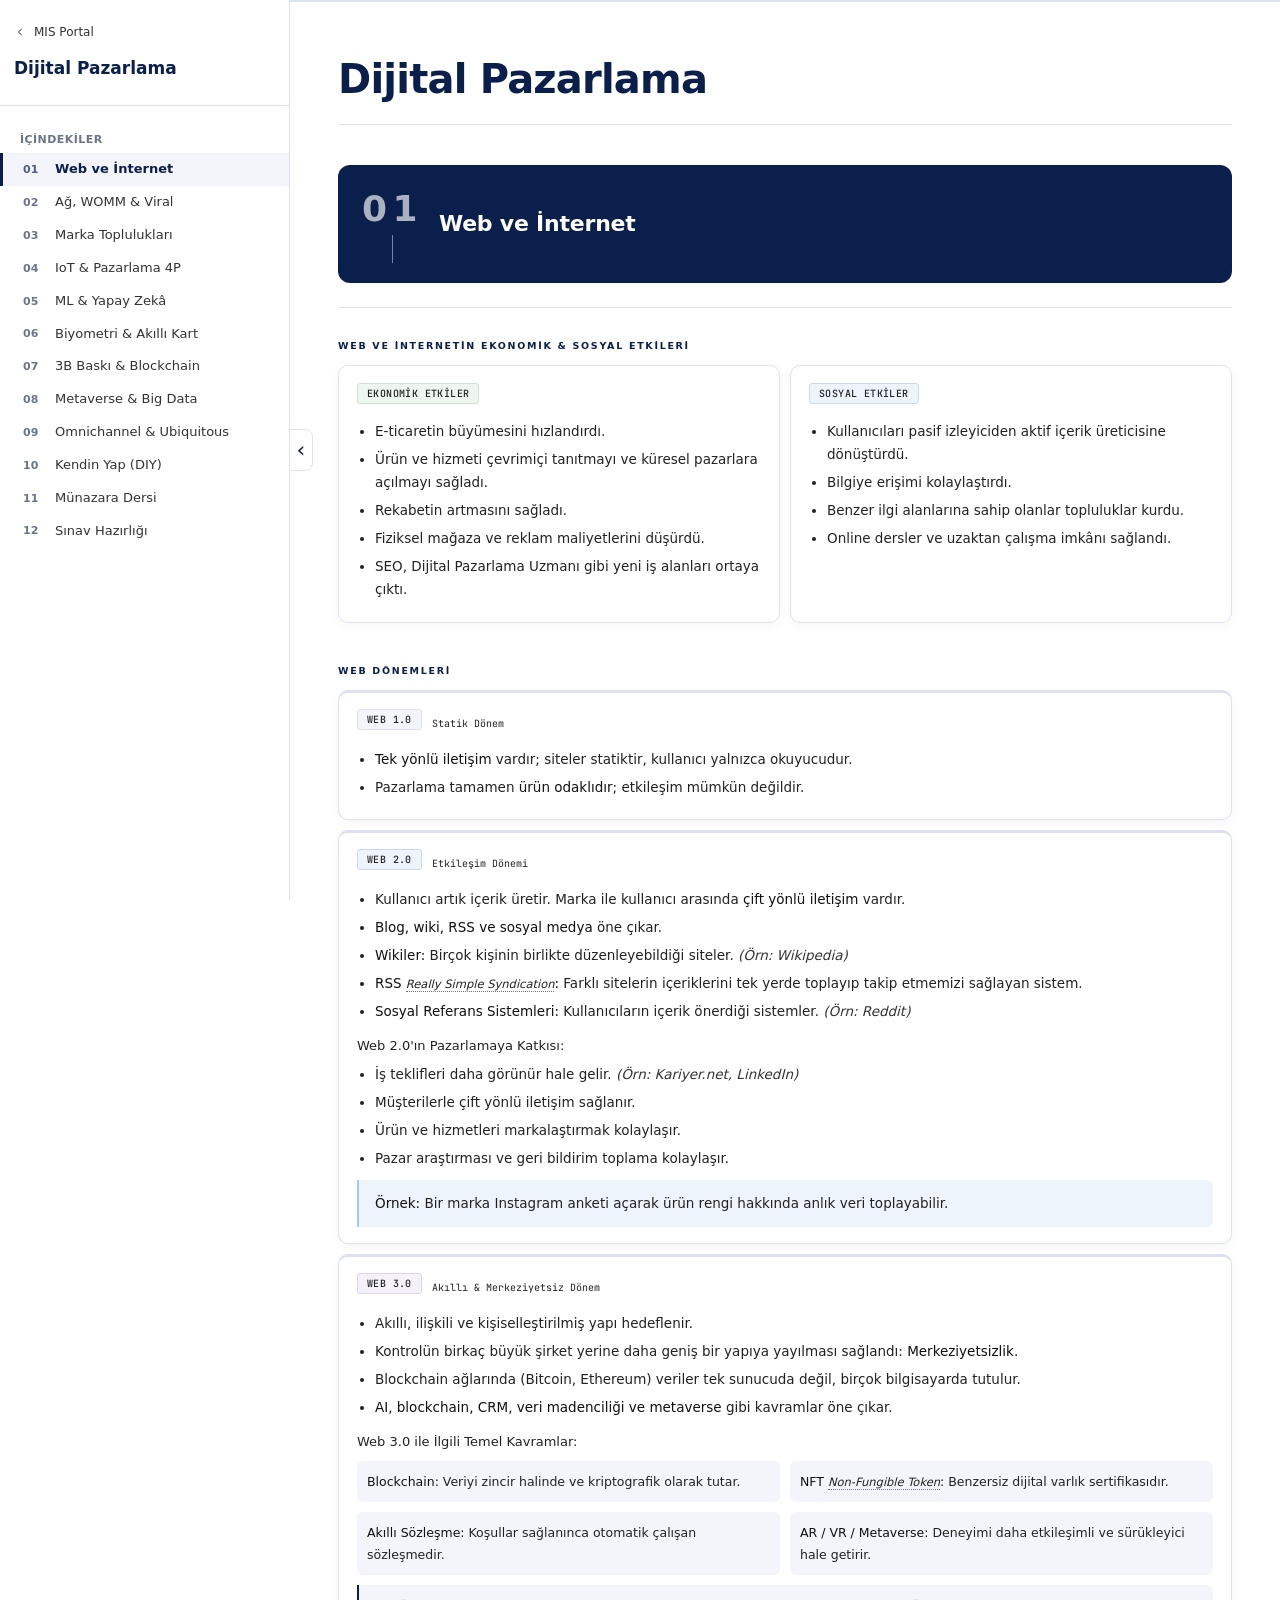
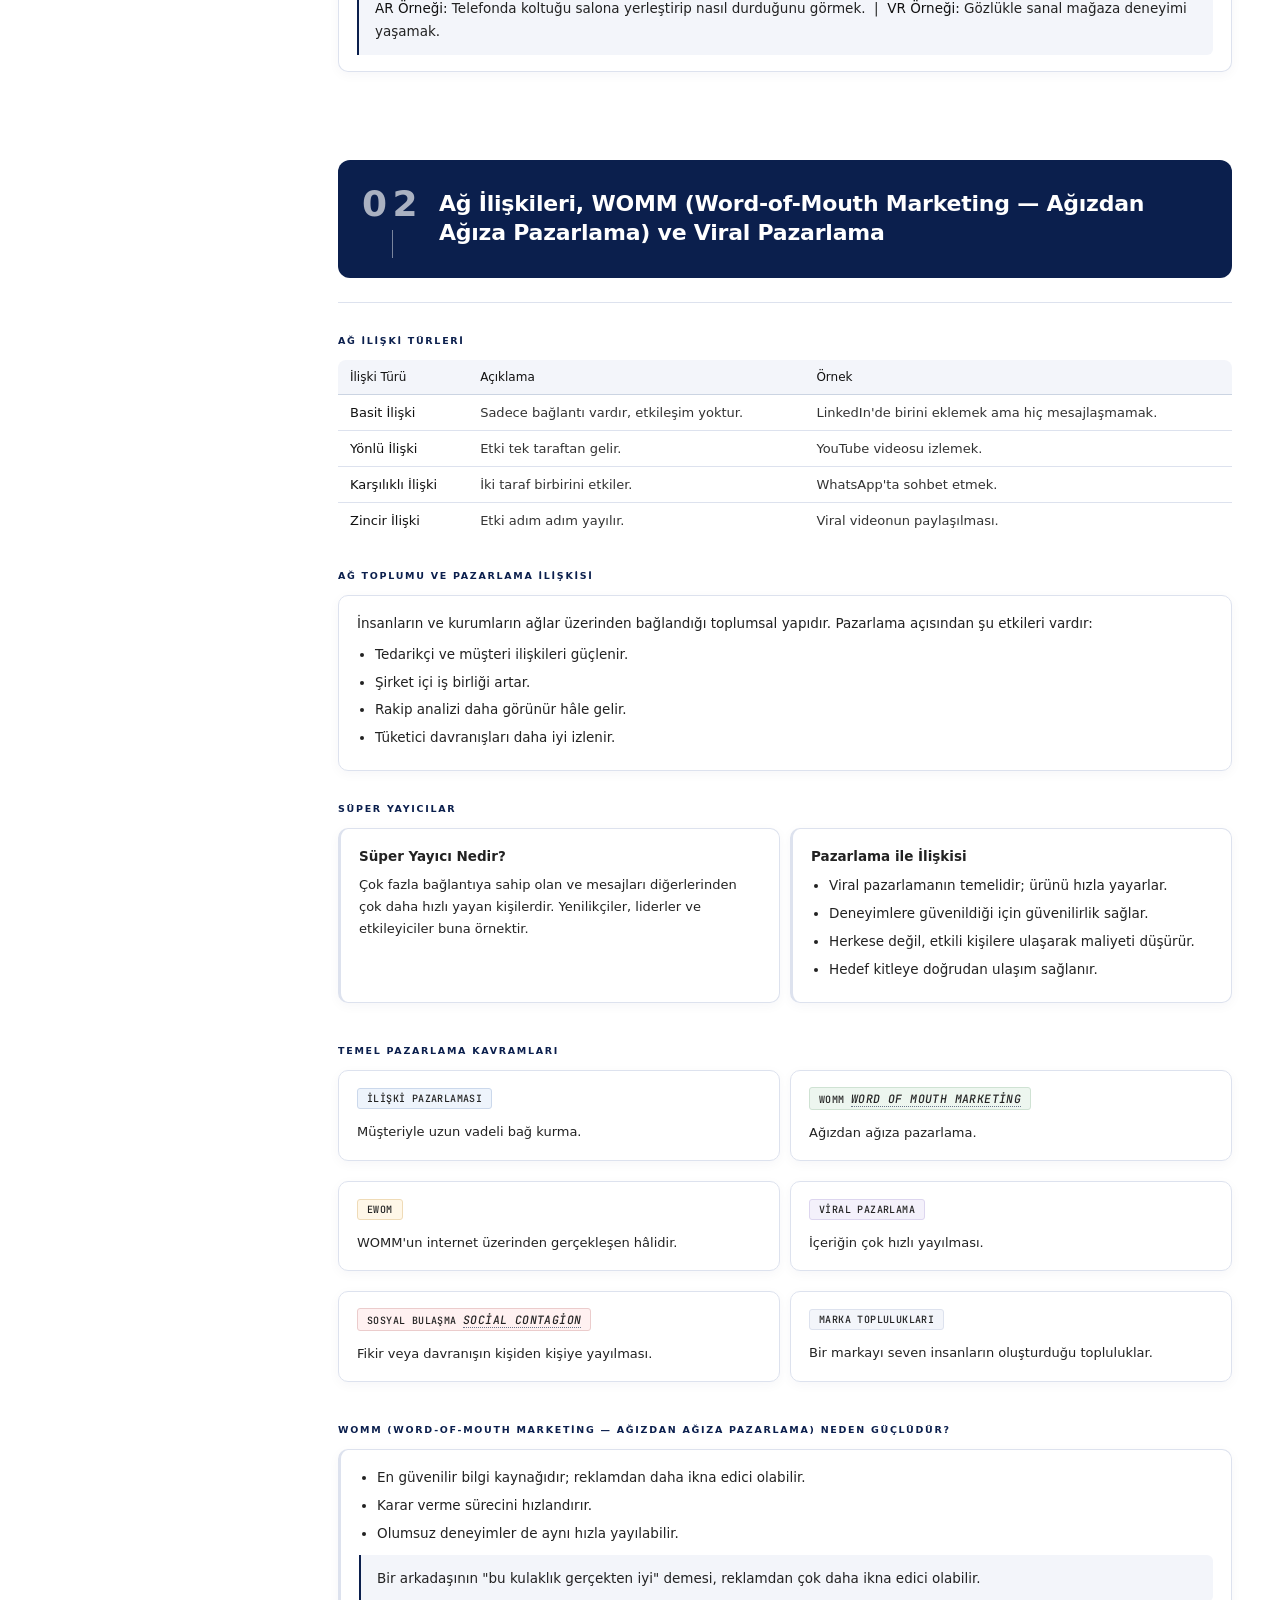
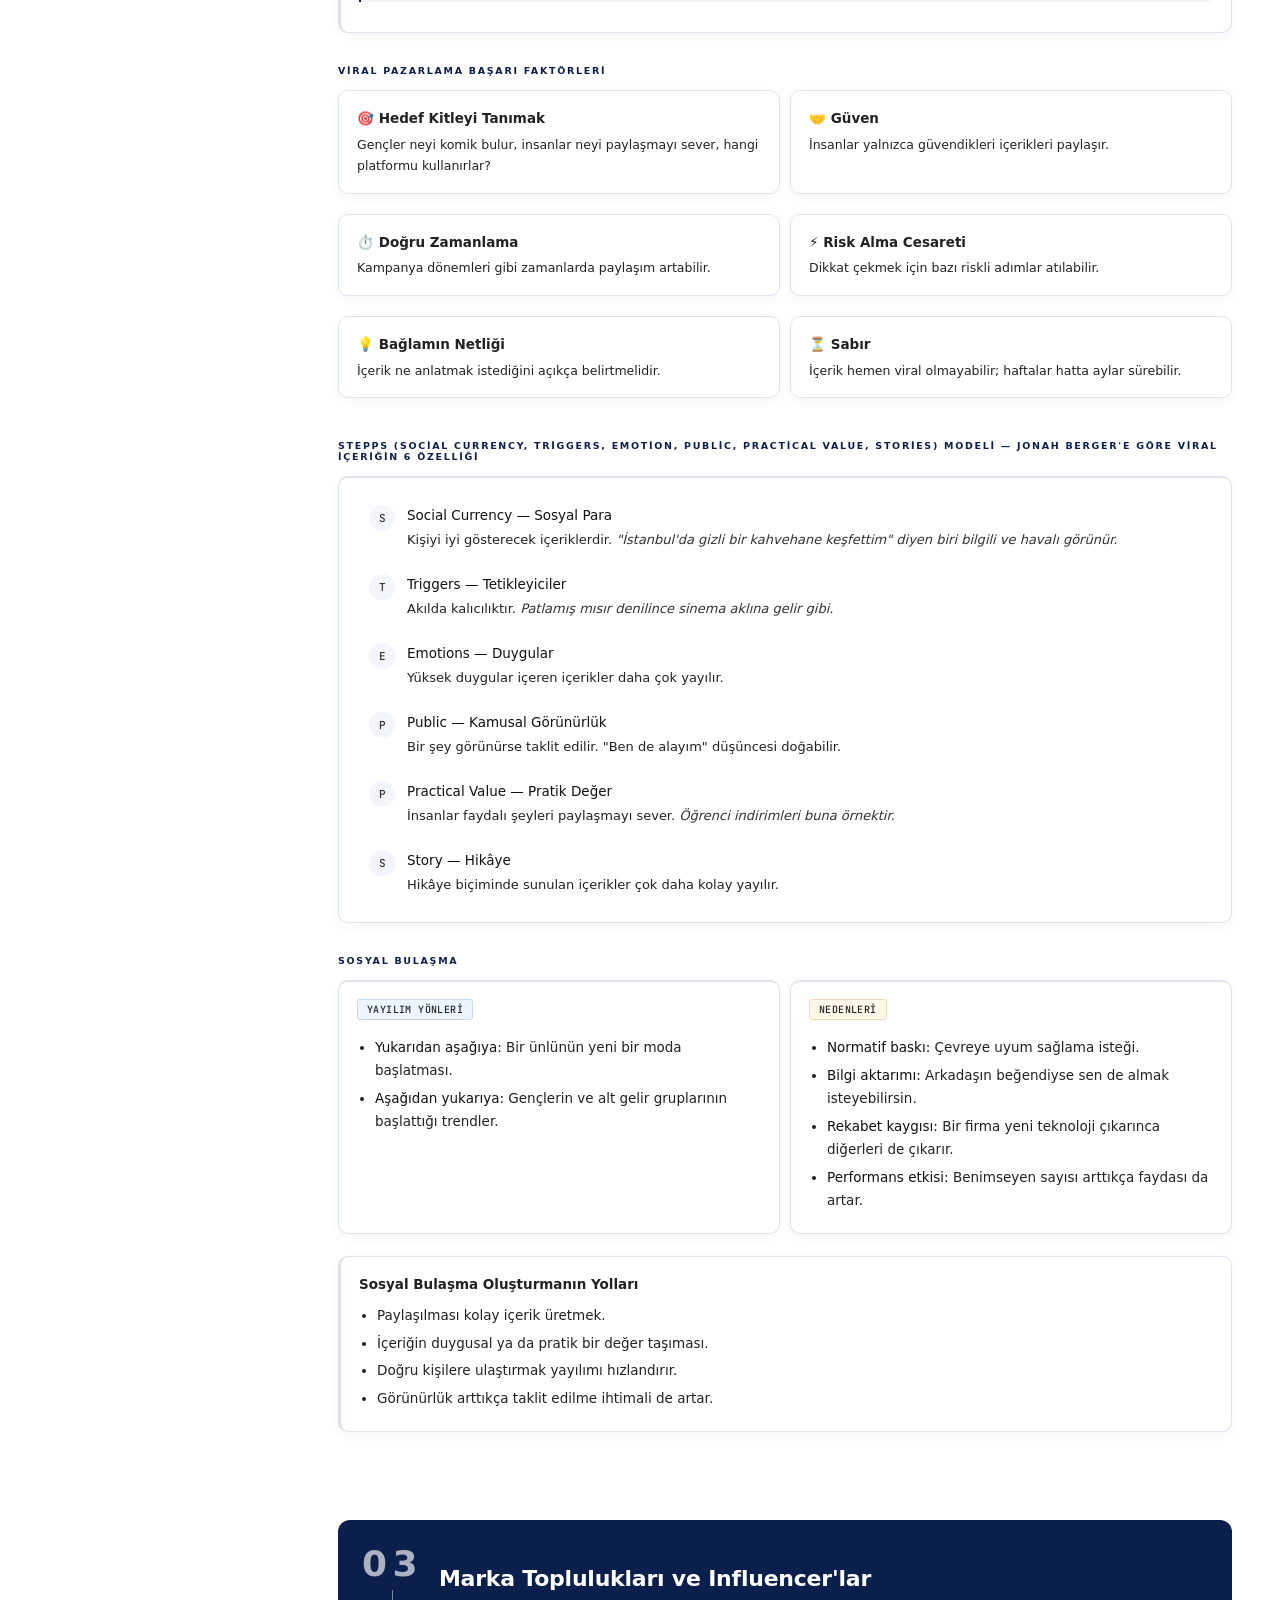
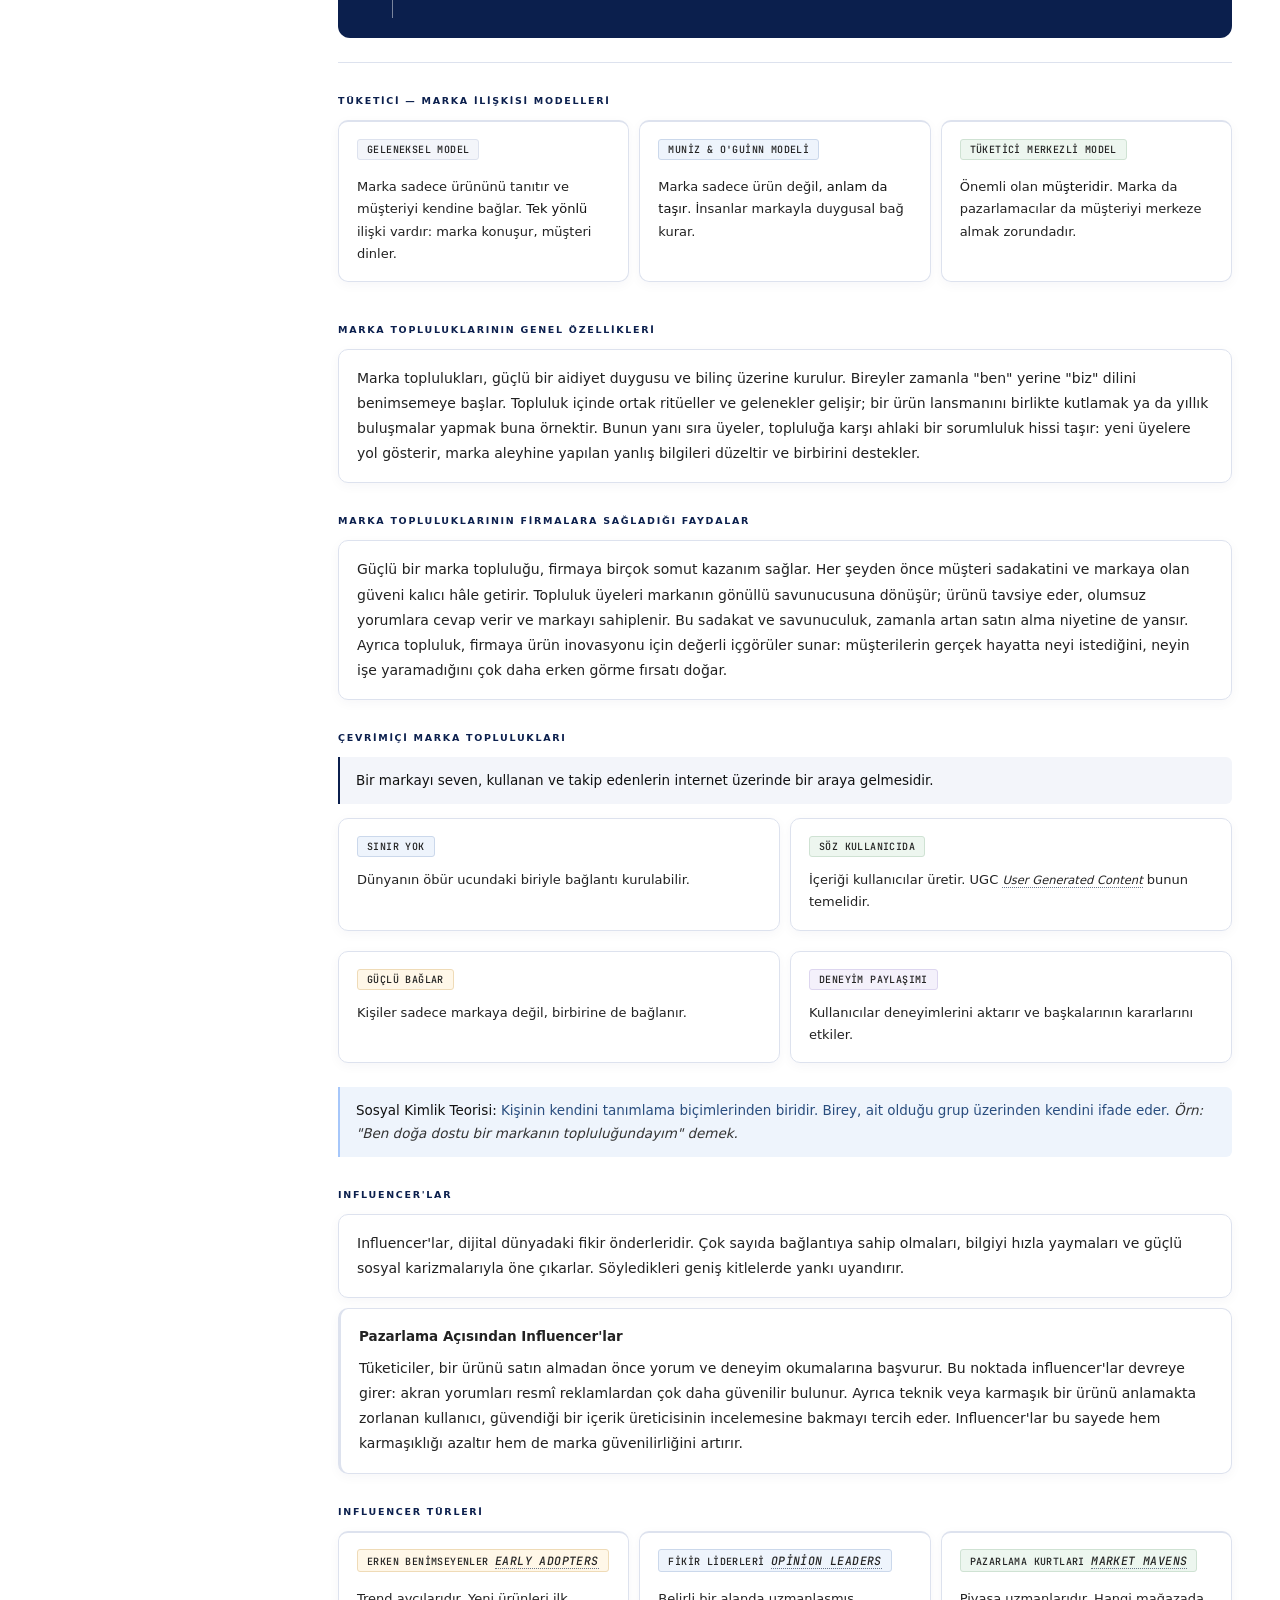
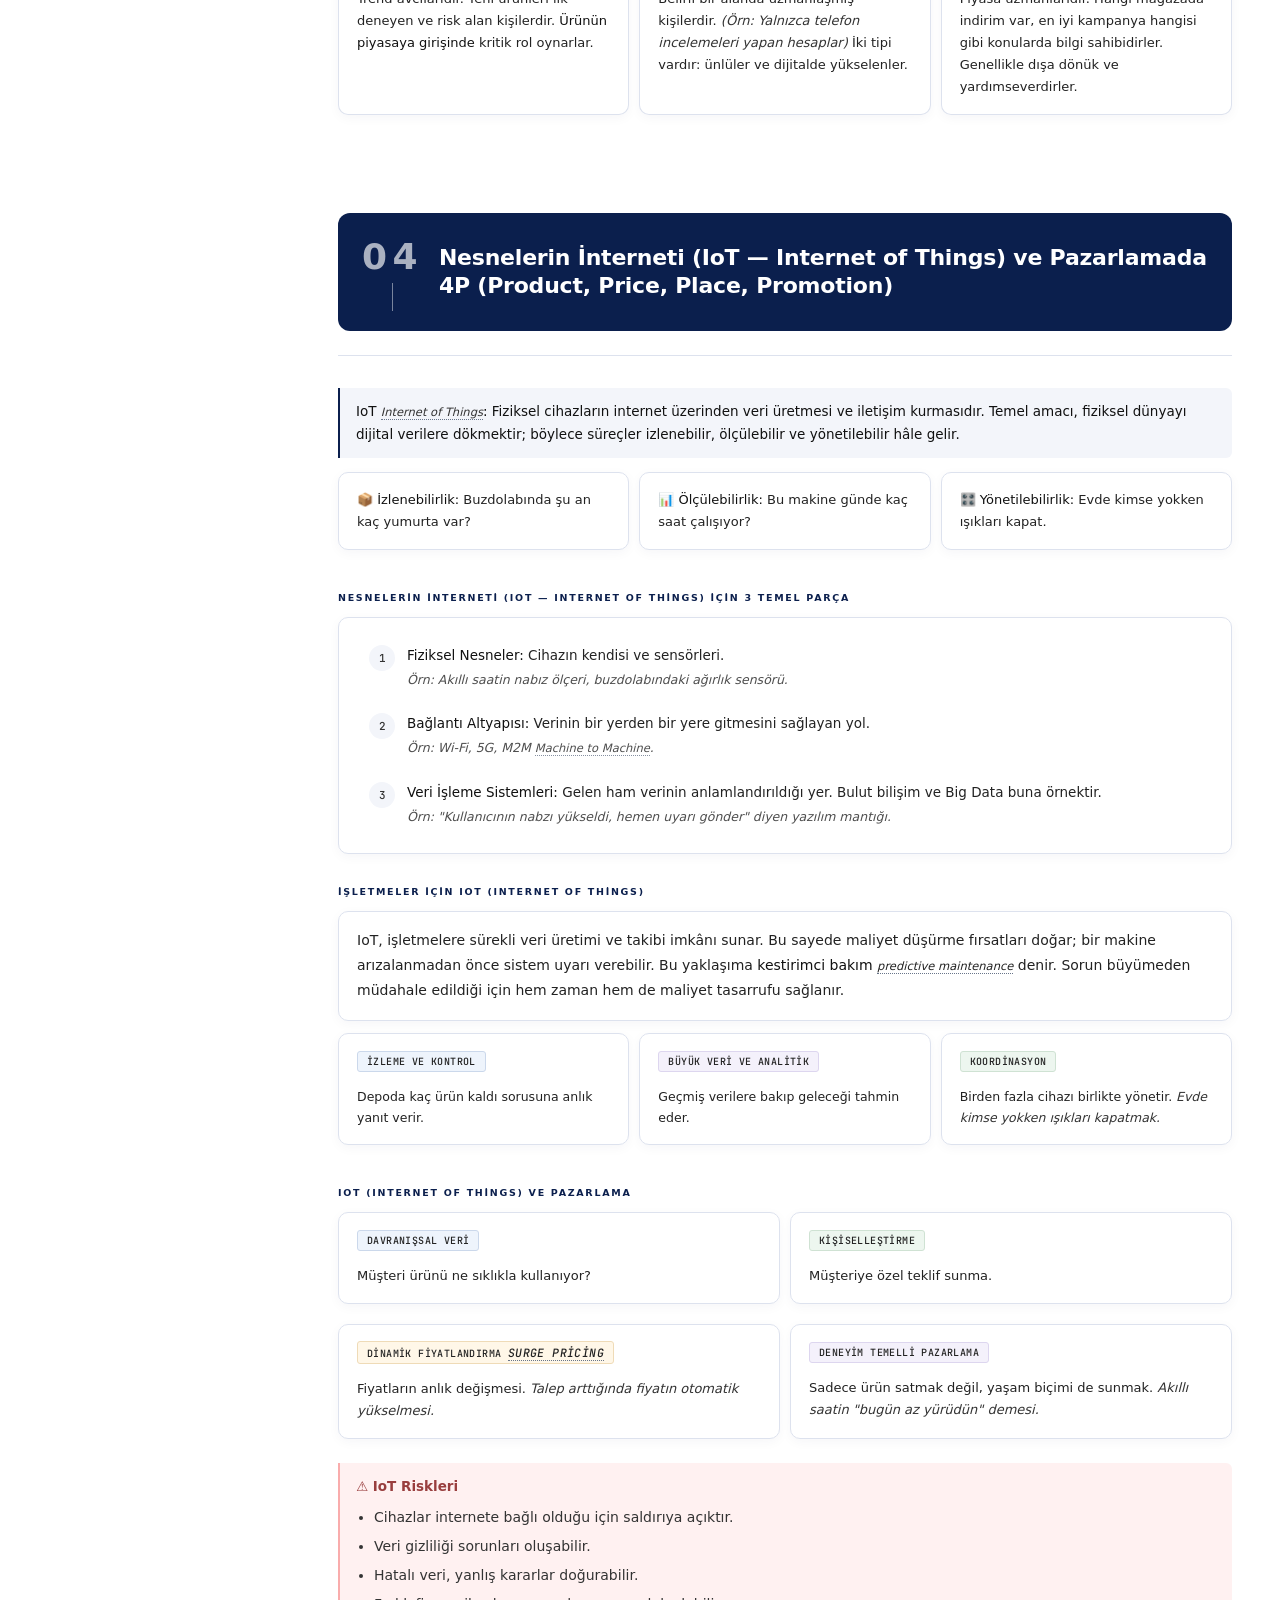
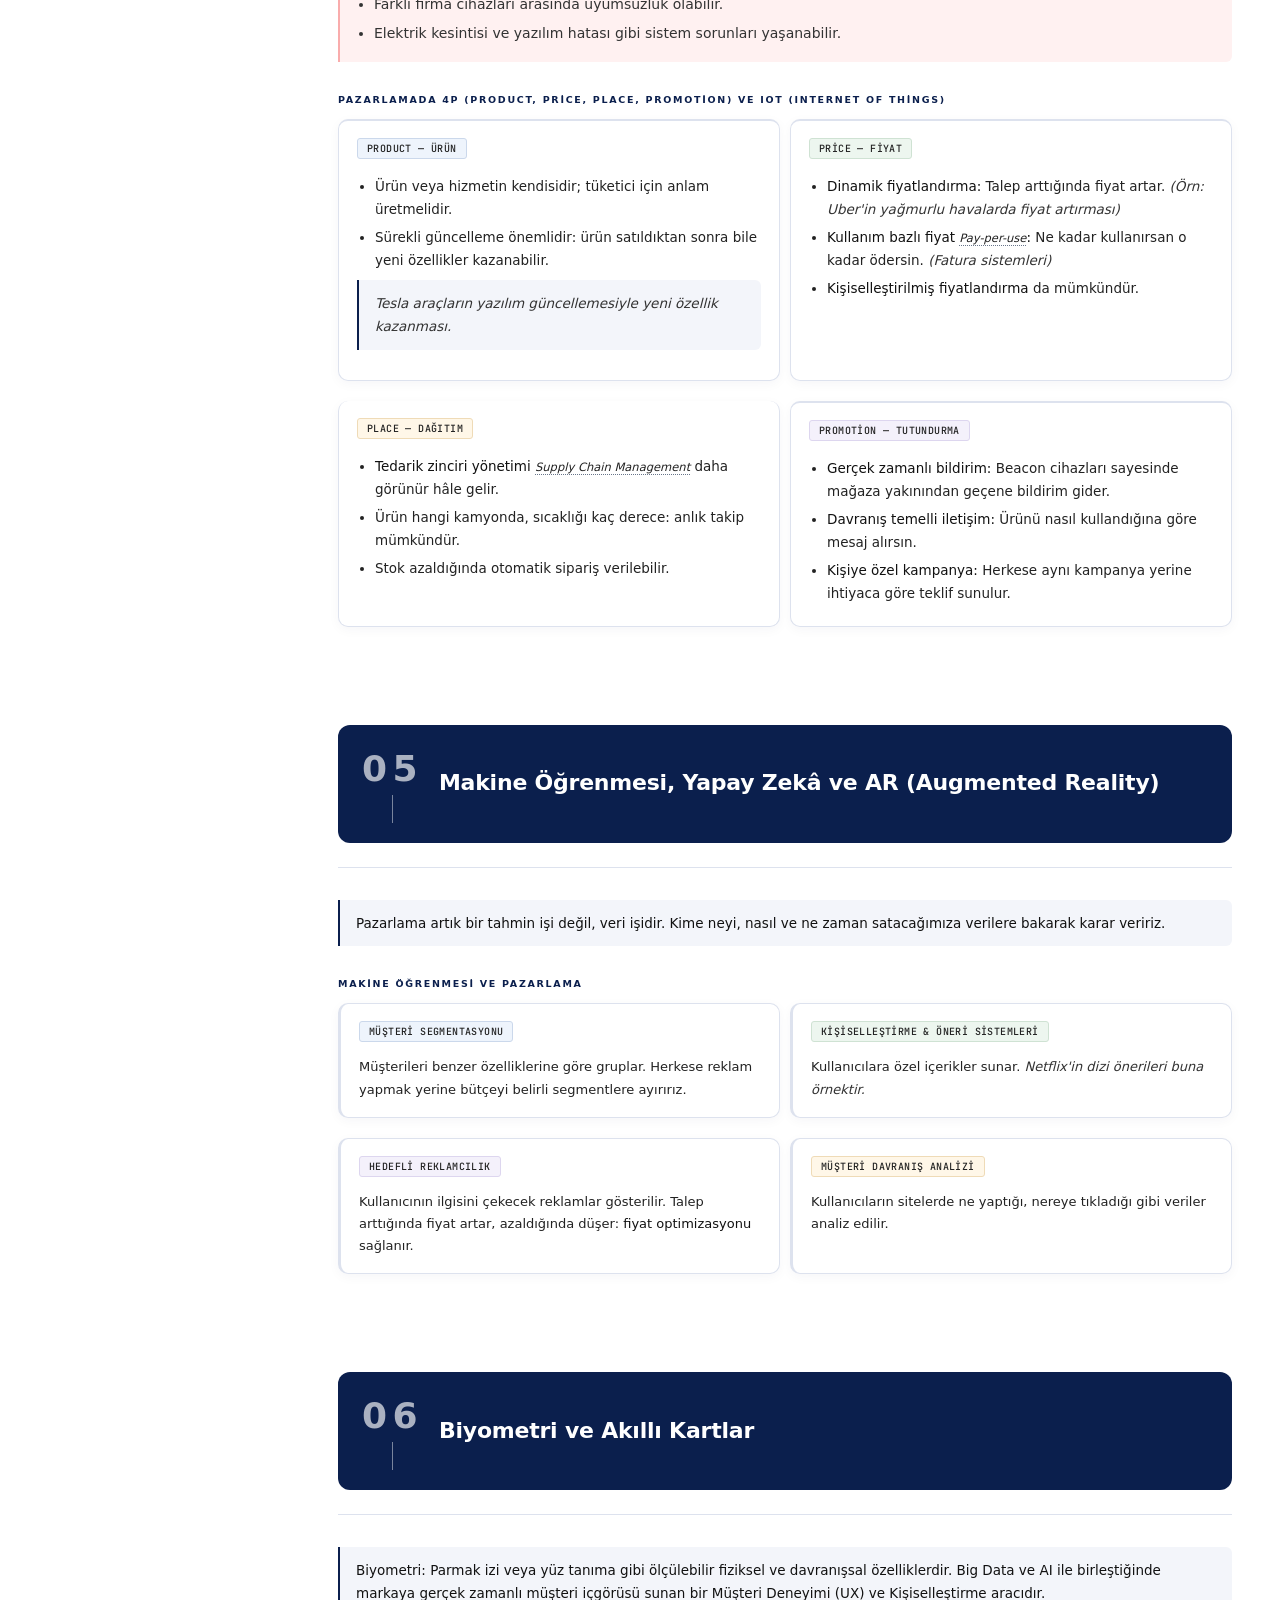
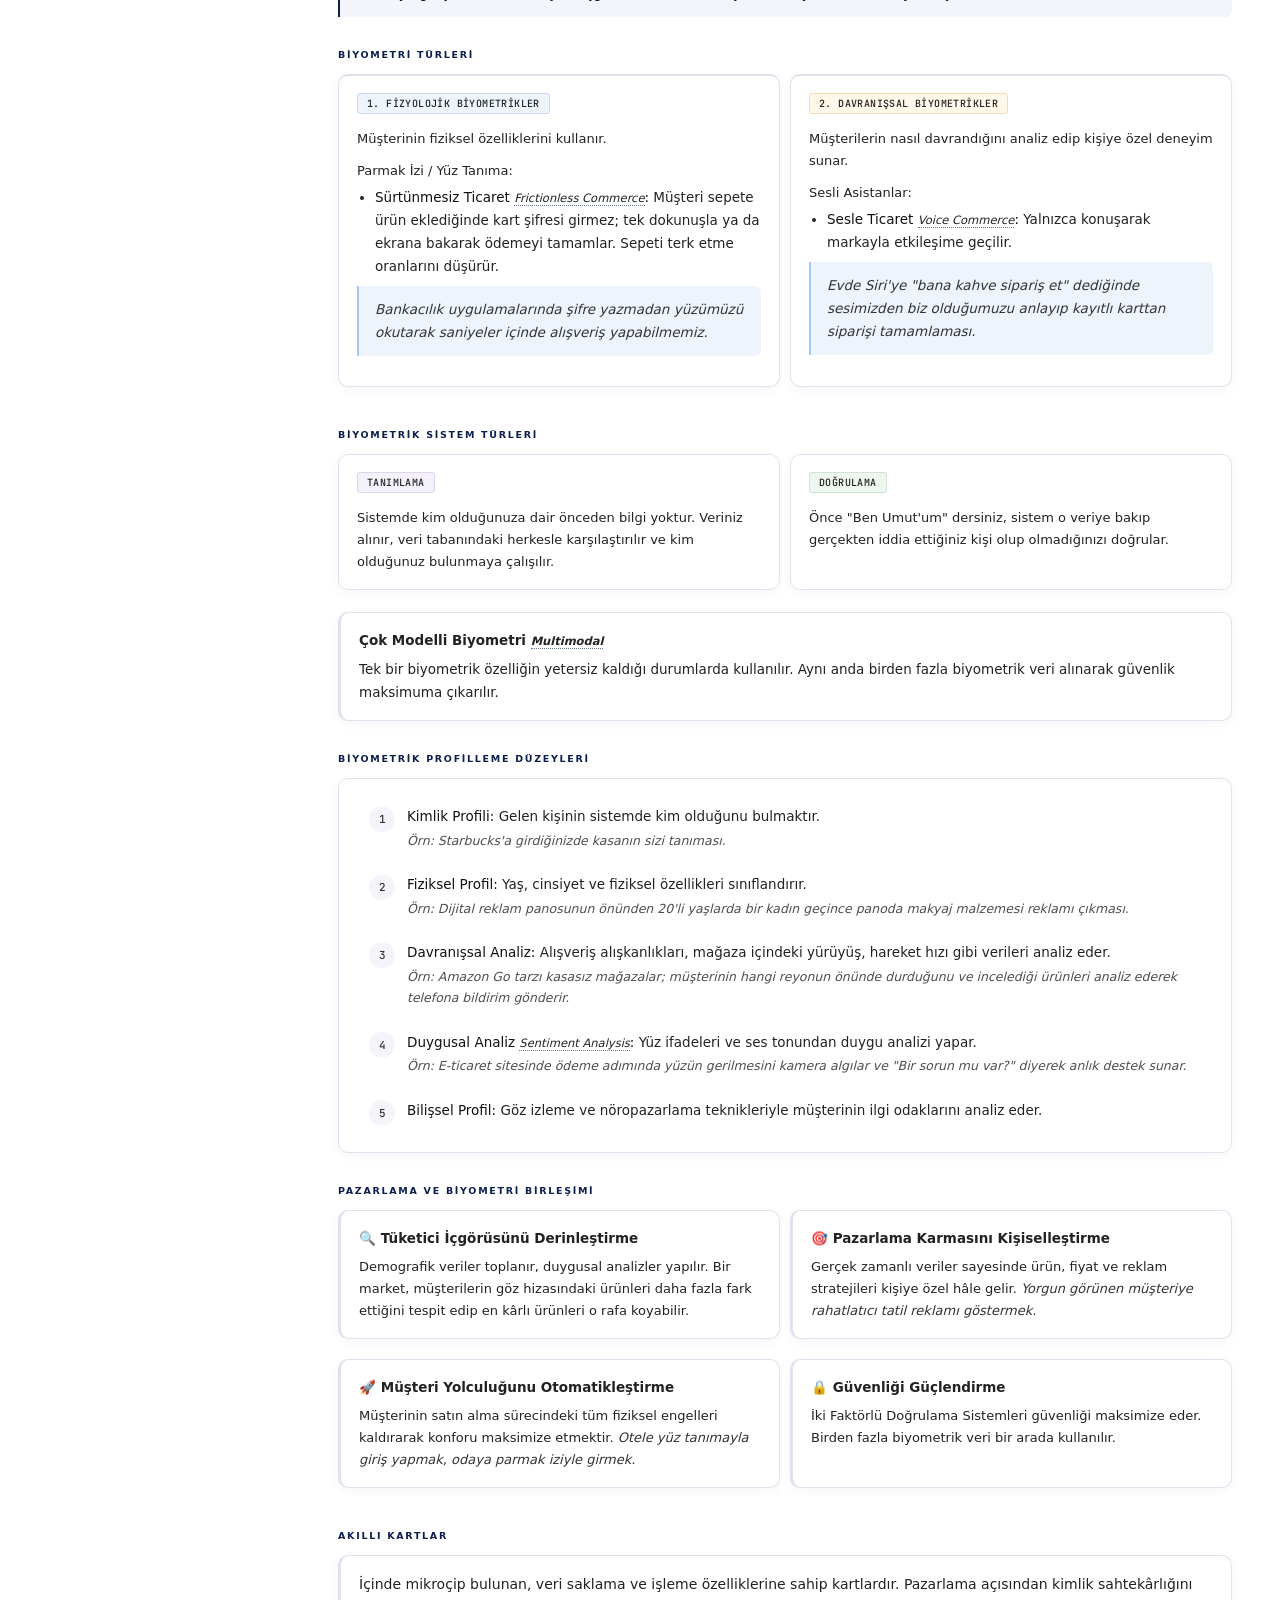
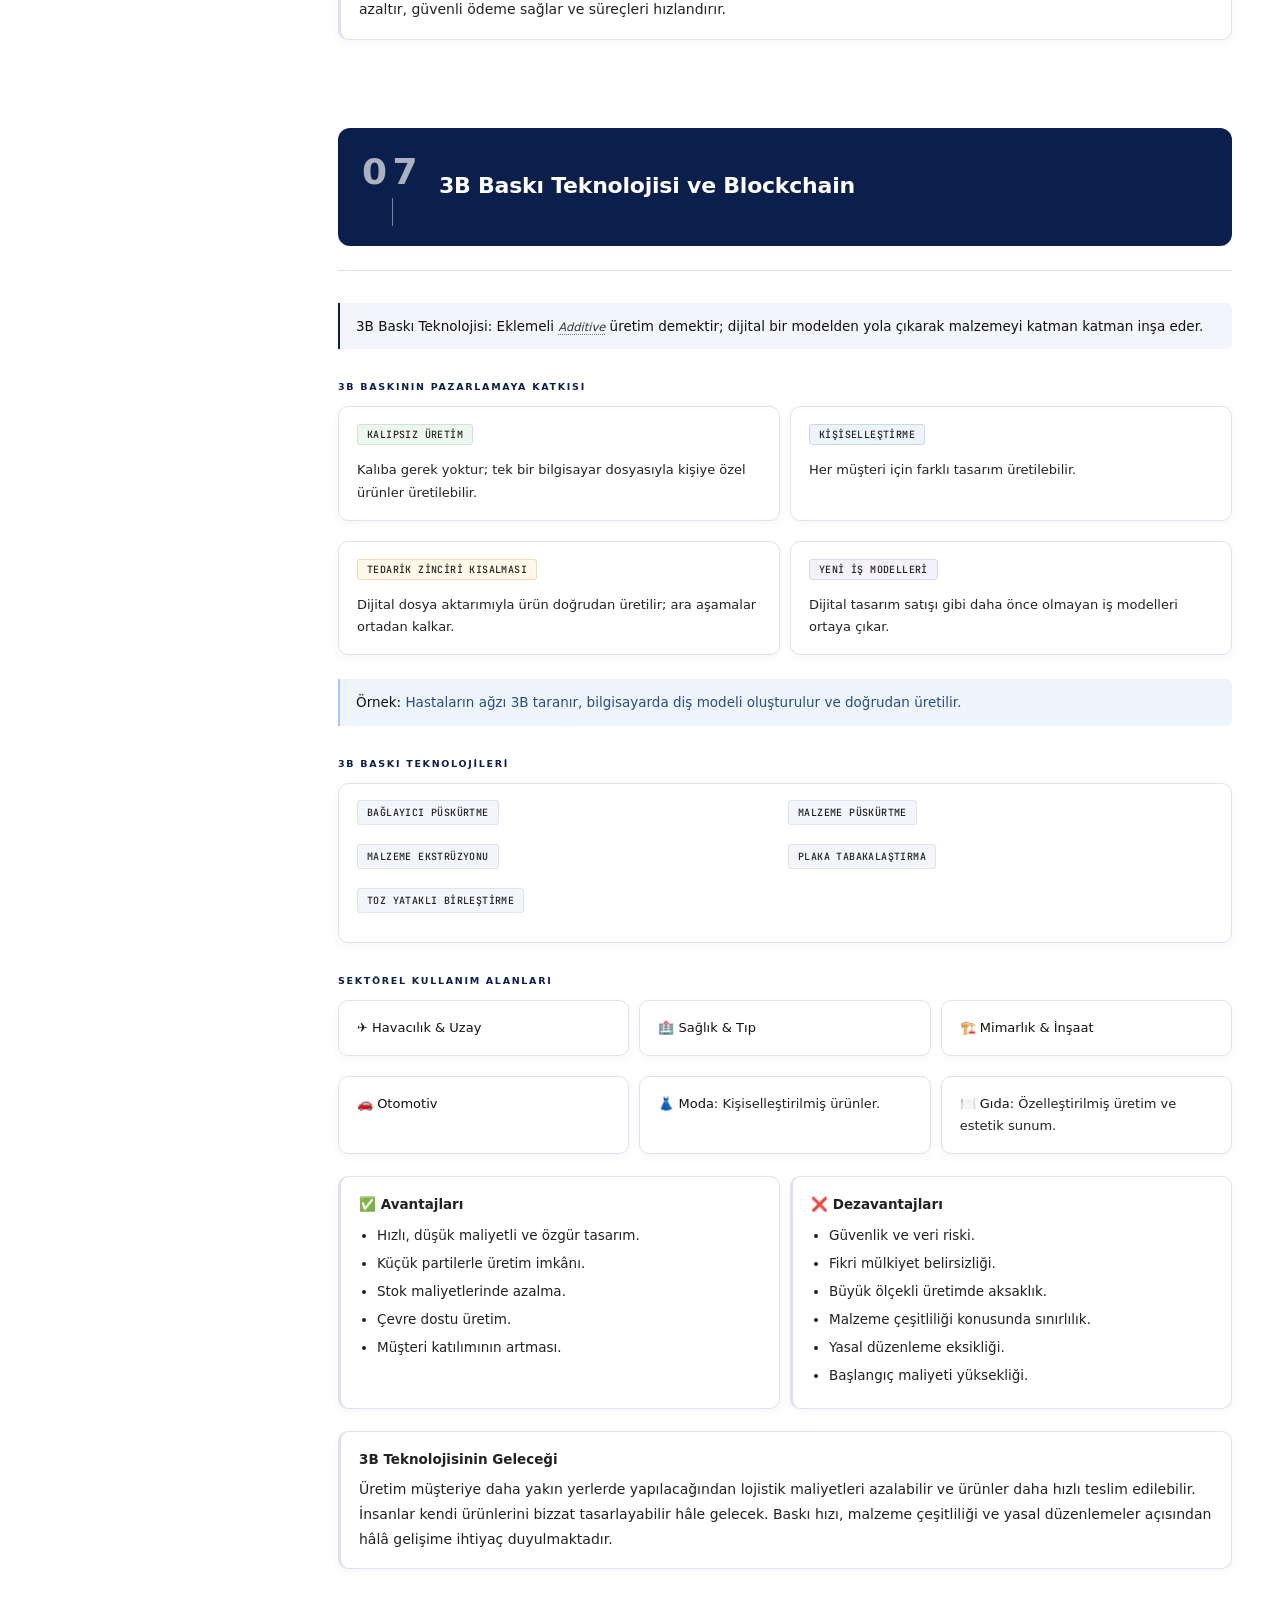
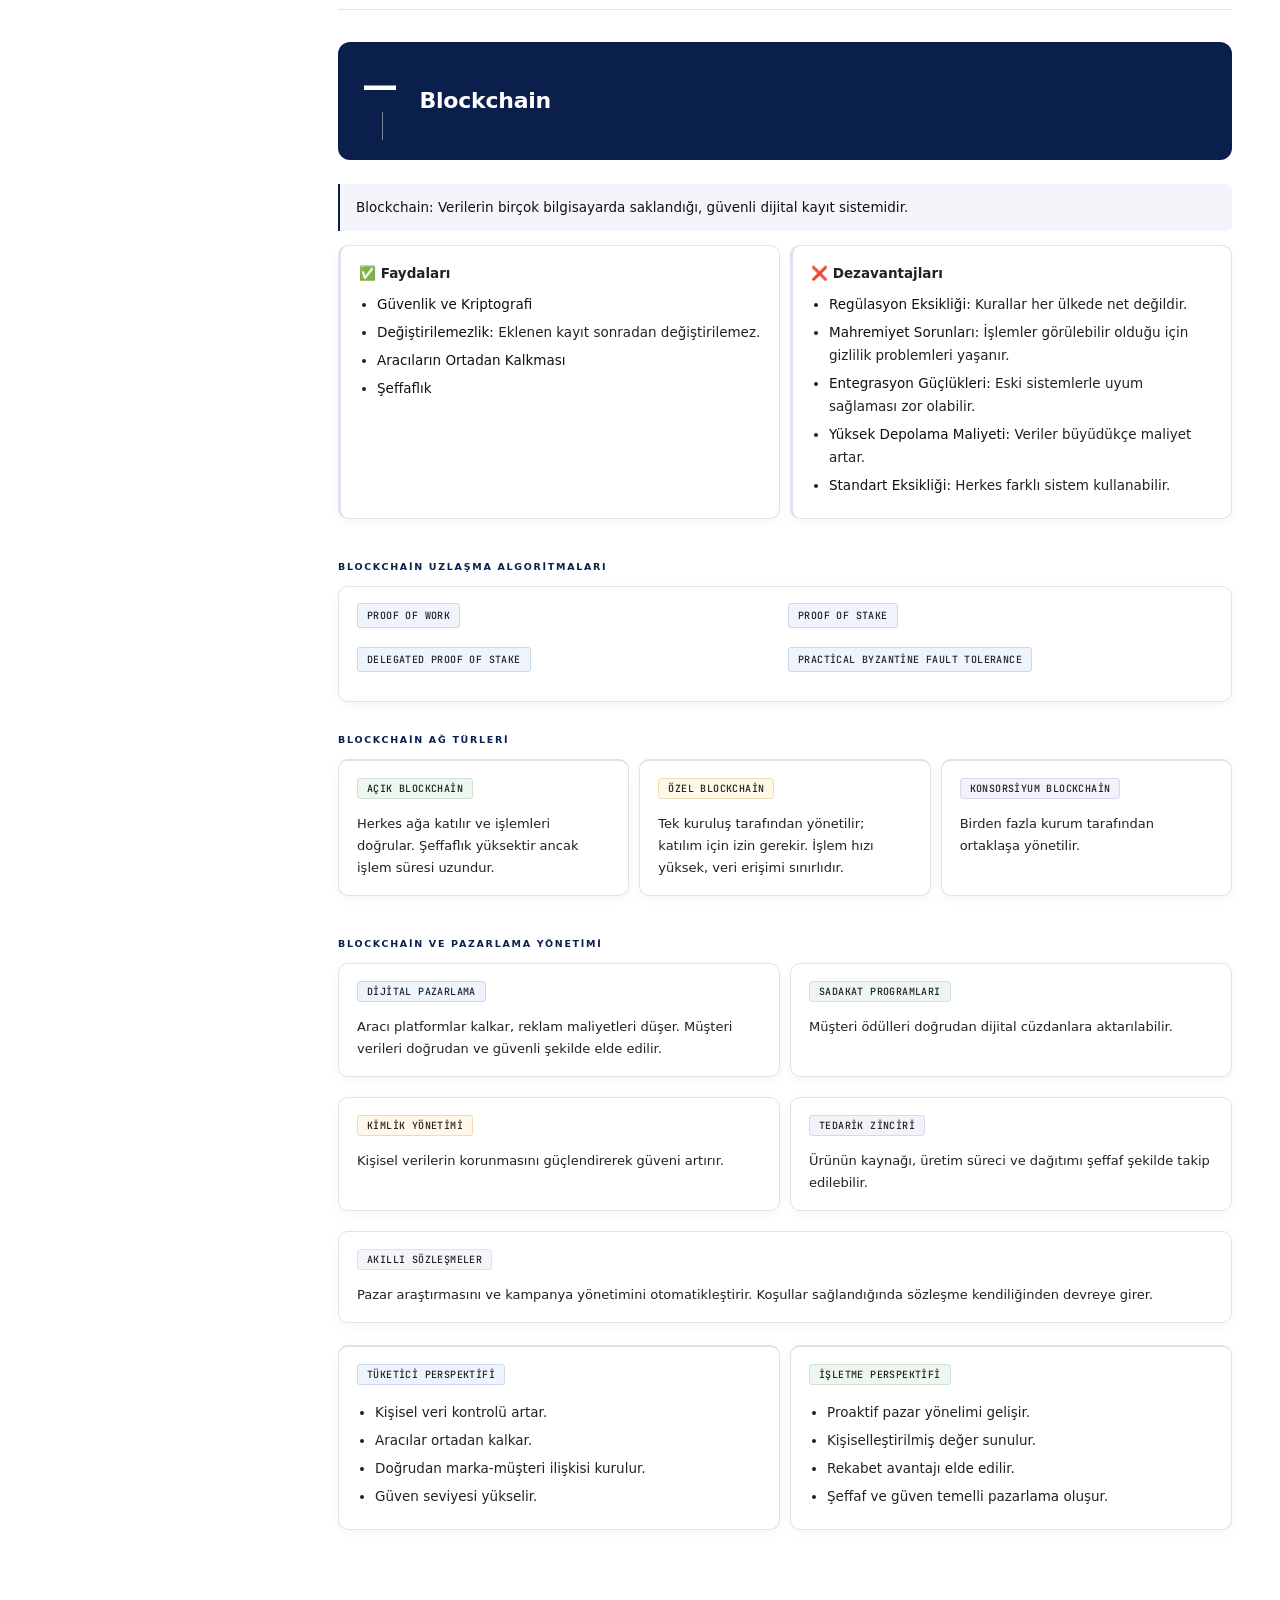
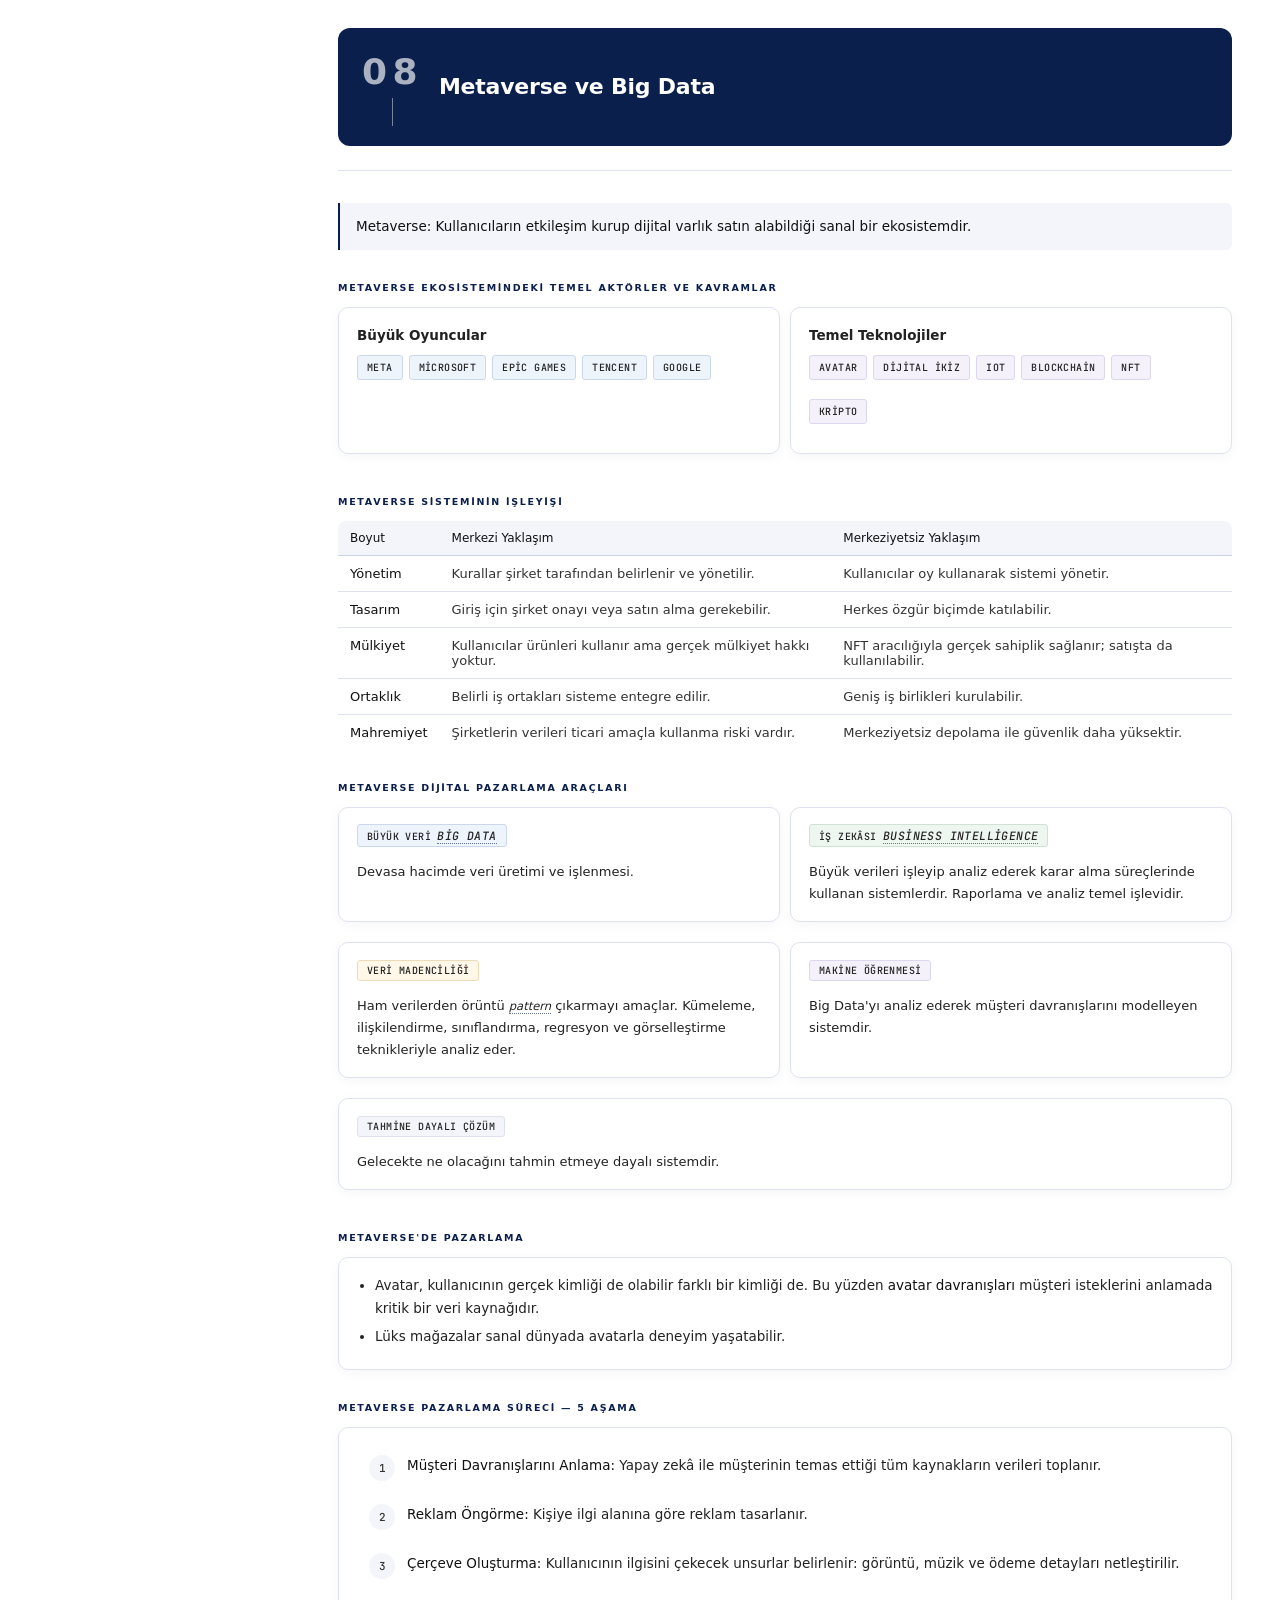
<file: marketing.html>
<!DOCTYPE html>
<html lang="tr">
<head>
<meta charset="UTF-8">
<meta name="viewport" content="width=device-width, initial-scale=1.0">
<title>MIS Portal | Dijital Pazarlama</title>
<link href="https://fonts.googleapis.com/css2?family=Crimson+Pro:ital,wght@0,300;0,400;0,600;1,300;1,400&family=JetBrains+Mono:wght@400;500&family=DM+Sans:wght@300;400;500&display=swap" rel="stylesheet">
<style>
*,*::before,*::after{box-sizing:border-box;margin:0;padding:0}
:root {
  --bg: #0b1326;
  --surface: #121c33;
  --surface2: #172240;
  --border: #1e2c4a;
  --border2: #253660;
  --text: #f0ede6;
  --sub: #7a8fb5;
  --muted: #3d527a;
  --accent: #c5a880;
  --accent-dim: rgba(197,168,128,0.15);
  --accent-border: rgba(197,168,128,0.25);
  --info-bg: rgba(59,130,246,0.1);
  --info-text: #7ab4f5;
  --info-border: rgba(59,130,246,0.2);
  --success-bg: rgba(34,197,94,0.08);
  --success-text: #6bcf8a;
  --success-border: rgba(34,197,94,0.18);
  --warn-bg: rgba(245,158,11,0.08);
  --warn-text: #e8a83a;
  --warn-border: rgba(245,158,11,0.2);
  --danger-bg: rgba(239,68,68,0.08);
  --danger-text: #f08080;
  --danger-border: rgba(239,68,68,0.2);
  --purple-bg: rgba(139,92,246,0.08);
  --purple-text: #a78bfa;
  --purple-border: rgba(139,92,246,0.2);
  --sidebar-w: 240px;
}
html { scroll-behavior: smooth; }
body {
  font-family: 'DM Sans', sans-serif;
  background: var(--bg);
  color: var(--text);
  min-height: 100vh;
  -webkit-font-smoothing: antialiased;
}
.layout { display: flex; min-height: 100vh; }
.sidebar {
  width: var(--sidebar-w);
  min-height: 100vh;
  background: var(--surface);
  border-right: 1px solid var(--border);
  position: fixed;
  top: 0; left: 0;
  display: flex;
  flex-direction: column;
  z-index: 100;
  overflow-y: auto;
}
.sidebar::-webkit-scrollbar { width: 3px; }
.sidebar::-webkit-scrollbar-track { background: transparent; }
.sidebar::-webkit-scrollbar-thumb { background: var(--border2); border-radius: 2px; }
.sidebar-header { padding: 28px 20px 20px; border-bottom: 1px solid var(--border); }
.sidebar-back {
  display: flex; align-items: center; gap: 8px;
  text-decoration: none; font-family: 'JetBrains Mono', monospace;
  font-size: 10px; letter-spacing: .12em; color: var(--sub);
  text-transform: uppercase; margin-bottom: 16px; transition: color .2s;
}
.sidebar-back:hover { color: var(--accent); }
.sidebar-course { font-family: 'JetBrains Mono', monospace; font-size: 9px; letter-spacing: .18em; color: var(--accent); text-transform: uppercase; margin-bottom: 6px; }
.sidebar-title { font-family: 'Crimson Pro', serif; font-size: 20px; font-weight: 600; color: var(--text); line-height: 1.2; }
.sidebar-nav { padding: 16px 0 24px; flex: 1; }
.nav-section-label { font-family: 'JetBrains Mono', monospace; font-size: 9px; letter-spacing: .15em; color: var(--muted); text-transform: uppercase; padding: 0 20px; margin: 16px 0 6px; }
.nav-item {
  display: flex; align-items: center; gap: 10px; padding: 8px 20px;
  text-decoration: none; font-size: 12.5px; font-weight: 400; color: var(--sub);
  transition: all .2s; border-left: 2px solid transparent; cursor: pointer;
  background: none; border-right: none; border-top: none; border-bottom: none;
  width: 100%; text-align: left; line-height: 1.4;
}
.nav-item:hover { color: var(--text); background: rgba(255,255,255,0.03); }
.nav-item.active { color: var(--accent); border-left-color: var(--accent); background: var(--accent-dim); }
.nav-item-num { font-family: 'JetBrains Mono', monospace; font-size: 9px; color: var(--muted); flex-shrink: 0; width: 16px; }
.nav-item.active .nav-item-num { color: var(--accent); opacity: .7; }
.main { margin-left: var(--sidebar-w); flex: 1; padding: 64px 56px 120px; max-width: calc(760px + var(--sidebar-w)); width: 100%; }
.page-header { margin-bottom: 72px; padding-bottom: 32px; border-bottom: 1px solid var(--border); }
.page-label { font-family: 'JetBrains Mono', monospace; font-size: 10px; letter-spacing: .2em; color: var(--accent); text-transform: uppercase; margin-bottom: 12px; }
.page-title { font-family: 'Crimson Pro', serif; font-size: 48px; font-weight: 300; color: var(--text); letter-spacing: -.02em; margin-bottom: 8px; }
.page-sub { font-size: 13px; color: var(--sub); }
.unit { margin-bottom: 88px; scroll-margin-top: 40px; animation: fadeUp .5s ease both; }
.unit-header { display: flex; align-items: flex-start; gap: 20px; margin-bottom: 36px; }
.unit-num-block { flex-shrink: 0; display: flex; flex-direction: column; align-items: center; padding-top: 6px; }
.unit-num { font-family: 'JetBrains Mono', monospace; font-size: 10px; letter-spacing: .15em; color: var(--accent); opacity: .6; }
.unit-line { width: 1px; height: 28px; background: var(--border); margin-top: 8px; }
.unit-title { font-family: 'Crimson Pro', serif; font-size: 32px; font-weight: 400; color: var(--text); letter-spacing: -.01em; line-height: 1.2; margin-bottom: 4px; }
.unit-divider { height: 1px; background: var(--border); margin-bottom: 32px; }
h3 { font-family: 'JetBrains Mono', monospace; font-size: 9.5px; letter-spacing: .18em; color: var(--sub); text-transform: uppercase; margin: 32px 0 14px; }
p, li { font-size: 14px; line-height: 1.7; color: var(--sub); }
ul { padding-left: 18px; }
li { margin-bottom: 5px; }
strong { color: var(--text); font-weight: 500; }
em { color: var(--sub); font-style: italic; }
.card { background: var(--surface); border: 1px solid var(--border); border-radius: 8px; padding: 16px 18px; margin-bottom: 10px; }
.card p, .card li { font-size: 13.5px; }
.grid2 { display: grid; grid-template-columns: 1fr 1fr; gap: 10px; margin-bottom: 12px; }
.grid3 { display: grid; grid-template-columns: 1fr 1fr 1fr; gap: 10px; margin-bottom: 12px; }
.highlight-box { border-left: 2px solid var(--accent); padding: 12px 16px; background: var(--accent-dim); border-radius: 0 6px 6px 0; margin: 14px 0; }
.highlight-box p { color: var(--text); font-size: 13.5px; margin: 0; }
.info-box { border-left: 2px solid rgba(59,130,246,0.4); padding: 12px 16px; background: var(--info-bg); border-radius: 0 6px 6px 0; margin: 14px 0; }
.info-box p { color: var(--info-text); font-size: 13.5px; margin: 0; }
.danger-box { border-left: 2px solid rgba(239,68,68,0.4); padding: 12px 16px; background: var(--danger-bg); border-radius: 0 6px 6px 0; margin: 14px 0; }
.danger-box p { color: var(--danger-text); font-size: 13.5px; margin: 0; }
.success-box { border-left: 2px solid rgba(34,197,94,0.4); padding: 12px 16px; background: var(--success-bg); border-radius: 0 6px 6px 0; margin: 14px 0; }
.success-box p { color: var(--success-text); font-size: 13.5px; margin: 0; }
.badge { display: inline-block; font-size: 10px; font-weight: 500; font-family: 'JetBrains Mono', monospace; padding: 3px 9px; border-radius: 3px; letter-spacing: .04em; text-transform: uppercase; margin-bottom: 8px; }
.b-blue { background: var(--info-bg); color: var(--info-text); border: 1px solid var(--info-border); }
.b-green { background: var(--success-bg); color: var(--success-text); border: 1px solid var(--success-border); }
.b-amber { background: var(--warn-bg); color: var(--warn-text); border: 1px solid var(--warn-border); }
.b-red { background: var(--danger-bg); color: var(--danger-text); border: 1px solid var(--danger-border); }
.b-purple { background: var(--purple-bg); color: var(--purple-text); border: 1px solid var(--purple-border); }
.b-accent { background: var(--accent-dim); color: var(--accent); border: 1px solid var(--accent-border); }
.step-list { display: flex; flex-direction: column; gap: 2px; }
.step-item { display: flex; align-items: flex-start; gap: 12px; padding: 10px 12px; border-radius: 6px; }
.step-item:hover { background: var(--surface2); }
.step-num {
  min-width: 26px; height: 26px; border-radius: 50%;
  display: flex; align-items: center; justify-content: center;
  font-size: 11px; font-weight: 500; font-family: 'JetBrains Mono', monospace;
  background: var(--surface2); color: var(--sub); flex-shrink: 0; margin-top: 1px;
}
table { width: 100%; border-collapse: collapse; font-size: 13px; margin: 12px 0; border-radius: 8px; overflow: hidden; }
th { text-align: left; padding: 10px 12px; background: var(--surface2); font-weight: 500; color: var(--text); font-size: 12px; border-bottom: 1px solid var(--border2); }
td { padding: 10px 12px; border-bottom: 1px solid var(--border); color: var(--sub); font-size: 13px; vertical-align: top; }
tr:last-child td { border-bottom: none; }
.progress-bar { position: fixed; top: 0; left: var(--sidebar-w); right: 0; height: 2px; background: var(--border); z-index: 200; }
.progress-fill { height: 100%; background: var(--accent); width: 0%; transition: width .1s; }
.mobile-toggle {
  display: none; position: fixed; top: 16px; left: 16px; width: 40px; height: 40px;
  background: var(--surface); border: 1px solid var(--border); border-radius: 8px;
  align-items: center; justify-content: center; cursor: pointer; z-index: 200; color: var(--text);
}
.eng-term { color: var(--sub); font-size: 11.5px; border-bottom: 1px dotted var(--muted); cursor: help; font-style: italic; }
@media(max-width: 768px) {
  .sidebar { transform: translateX(-100%); transition: transform .3s cubic-bezier(0.16,1,0.3,1); }
  .sidebar.open { transform: translateX(0); }
  .main { margin-left: 0; padding: 48px 20px 80px; padding-top: 72px; }
  .mobile-toggle { display: flex; }
  .page-title { font-size: 34px; }
  .grid2 { grid-template-columns: 1fr; }
  .grid3 { grid-template-columns: 1fr; }
  .progress-bar { left: 0; }
}
@keyframes fadeUp {
  from { opacity: 0; transform: translateY(12px); }
  to { opacity: 1; transform: translateY(0); }
}
</style>
<link rel="stylesheet" href="theme.css">
</head>
<body>

<div class="progress-bar"><div class="progress-fill" id="progressFill"></div></div>

<button class="mobile-toggle" onclick="toggleSidebar()" aria-label="Menü">
  <svg width="18" height="18" viewBox="0 0 24 24" fill="none" stroke="currentColor" stroke-width="2"><line x1="3" y1="6" x2="21" y2="6"/><line x1="3" y1="12" x2="21" y2="12"/><line x1="3" y1="18" x2="21" y2="18"/></svg>
</button>

<div class="layout">

<!-- ── SIDEBAR ── -->
<aside class="sidebar" id="sidebar">
  <div class="sidebar-header">
    <a href="index.html" class="sidebar-back">
      <svg width="12" height="12" viewBox="0 0 24 24" fill="none" stroke="currentColor" stroke-width="2"><polyline points="15 18 9 12 15 6"/></svg>
      MIS Portal
    </a>
    <div class="sidebar-course">Dijital Pazarlama</div>
    <div class="sidebar-title">Ders Notları</div>
  </div>

  <nav class="sidebar-nav">
    <div class="nav-section-label">İçindekiler</div>
    <button class="nav-item active" onclick="goToSection('web-internet')"><span class="nav-item-num">01</span>Web ve İnternet</button>
    <button class="nav-item" onclick="goToSection('ag-womm')"><span class="nav-item-num">02</span>Ağ, WOMM & Viral</button>
    <button class="nav-item" onclick="goToSection('marka-topluluk')"><span class="nav-item-num">03</span>Marka Toplulukları</button>
    <button class="nav-item" onclick="goToSection('iot')"><span class="nav-item-num">04</span>IoT & Pazarlama 4P</button>
    <button class="nav-item" onclick="goToSection('ml-ai')"><span class="nav-item-num">05</span>ML & Yapay Zekâ</button>
    <button class="nav-item" onclick="goToSection('biyometri')"><span class="nav-item-num">06</span>Biyometri & Akıllı Kart</button>
    <button class="nav-item" onclick="goToSection('3b-blockchain')"><span class="nav-item-num">07</span>3B Baskı & Blockchain</button>
    <button class="nav-item" onclick="goToSection('metaverse')"><span class="nav-item-num">08</span>Metaverse & Big Data</button>
    <button class="nav-item" onclick="goToSection('omnichannel')"><span class="nav-item-num">09</span>Omnichannel & Ubiquitous</button>
    <button class="nav-item" onclick="goToSection('diy')"><span class="nav-item-num">10</span>Kendin Yap (DIY)</button>
    <button class="nav-item" onclick="goToSection('munazara')"><span class="nav-item-num">11</span>Münazara Dersi</button>
  <button class="nav-item" onclick="goToSection('sinav-hazirlik')"><span class="nav-item-num">12</span>Sınav Hazırlığı</button>
  </nav>
</aside>

<!-- ── MAIN CONTENT ── -->
<main class="main">

  <div class="page-header">
    <div class="page-title">Dijital Pazarlama</div>
  </div>

  <!-- ══════════════════════════════════════════
       ÜNİTE 1: WEB VE İNTERNET
  ══════════════════════════════════════════ -->
  <section class="unit" id="web-internet">
    <div class="unit-header">
      <div class="unit-num-block">
        <span class="unit-num">01</span>
        <div class="unit-line"></div>
      </div>
      <div>
        <h2 class="unit-title">Web ve İnternet</h2>
      </div>
    </div>
    <div class="unit-divider"></div>

    <h3>Web ve İnternetin Ekonomik & Sosyal Etkileri</h3>
    <div class="grid2">
      <div class="card">
        <span class="badge b-green">Ekonomik Etkiler</span>
        <ul style="margin-top:8px">
          <li>E-ticaretin büyümesini hızlandırdı.</li>
          <li>Ürün ve hizmeti çevrimiçi tanıtmayı ve küresel pazarlara açılmayı sağladı.</li>
          <li>Rekabetin artmasını sağladı.</li>
          <li>Fiziksel mağaza ve reklam maliyetlerini düşürdü.</li>
          <li>SEO, Dijital Pazarlama Uzmanı gibi yeni iş alanları ortaya çıktı.</li>
        </ul>
      </div>
      <div class="card">
        <span class="badge b-blue">Sosyal Etkiler</span>
        <ul style="margin-top:8px">
          <li>Kullanıcıları pasif izleyiciden aktif içerik üreticisine dönüştürdü.</li>
          <li>Bilgiye erişimi kolaylaştırdı.</li>
          <li>Benzer ilgi alanlarına sahip olanlar topluluklar kurdu.</li>
          <li>Online dersler ve uzaktan çalışma imkânı sağlandı.</li>
        </ul>
      </div>
    </div>

    <h3>Web Dönemleri</h3>

    <div class="card" style="border-top: 3px solid var(--sub); margin-bottom:10px">
      <div style="display:flex; align-items:center; gap:10px; margin-bottom:10px">
        <span class="badge b-accent">Web 1.0</span>
        <span style="font-family:'JetBrains Mono',monospace; font-size:10px; color:var(--muted)">Statik Dönem</span>
      </div>
      <ul style="font-size:13.5px">
        <li><strong>Tek yönlü iletişim</strong> vardır; siteler statiktir, kullanıcı yalnızca okuyucudur.</li>
        <li>Pazarlama tamamen <strong>ürün odaklıdır</strong>; etkileşim mümkün değildir.</li>
      </ul>
    </div>

    <div class="card" style="border-top: 3px solid var(--info-text); margin-bottom:10px">
      <div style="display:flex; align-items:center; gap:10px; margin-bottom:10px">
        <span class="badge b-blue">Web 2.0</span>
        <span style="font-family:'JetBrains Mono',monospace; font-size:10px; color:var(--muted)">Etkileşim Dönemi</span>
      </div>
      <ul style="font-size:13.5px; margin-bottom:12px">
        <li>Kullanıcı artık içerik üretir. Marka ile kullanıcı arasında <strong>çift yönlü iletişim</strong> vardır.</li>
        <li><strong>Blog, wiki, RSS ve sosyal medya</strong> öne çıkar.</li>
        <li><strong>Wikiler:</strong> Birçok kişinin birlikte düzenleyebildiği siteler. <em>(Örn: Wikipedia)</em></li>
        <li><strong>RSS <span class="eng-term">Really Simple Syndication</span>:</strong> Farklı sitelerin içeriklerini tek yerde toplayıp takip etmemizi sağlayan sistem.</li>
        <li><strong>Sosyal Referans Sistemleri:</strong> Kullanıcıların içerik önerdiği sistemler. <em>(Örn: Reddit)</em></li>
      </ul>
      <p style="font-size:13px; font-weight:500; color:var(--text); margin-bottom:6px">Web 2.0'ın Pazarlamaya Katkısı:</p>
      <ul style="font-size:13px">
        <li>İş teklifleri daha görünür hale gelir. <em>(Örn: Kariyer.net, LinkedIn)</em></li>
        <li>Müşterilerle çift yönlü iletişim sağlanır.</li>
        <li>Ürün ve hizmetleri markalaştırmak kolaylaşır.</li>
        <li>Pazar araştırması ve geri bildirim toplama kolaylaşır.</li>
      </ul>
      <div class="info-box" style="margin: 10px 0 0">
        <p><strong>Örnek:</strong> Bir marka Instagram anketi açarak ürün rengi hakkında anlık veri toplayabilir.</p>
      </div>
    </div>

    <div class="card" style="border-top: 3px solid var(--purple-text); margin-bottom:10px">
      <div style="display:flex; align-items:center; gap:10px; margin-bottom:10px">
        <span class="badge b-purple">Web 3.0</span>
        <span style="font-family:'JetBrains Mono',monospace; font-size:10px; color:var(--muted)">Akıllı & Merkeziyetsiz Dönem</span>
      </div>
      <ul style="font-size:13.5px; margin-bottom:12px">
        <li>Akıllı, ilişkili ve kişiselleştirilmiş yapı hedeflenir.</li>
        <li>Kontrolün birkaç büyük şirket yerine daha geniş bir yapıya yayılması sağlandı: <strong>Merkeziyetsizlik.</strong></li>
        <li>Blockchain ağlarında (Bitcoin, Ethereum) veriler tek sunucuda değil, birçok bilgisayarda tutulur.</li>
        <li><strong>AI, blockchain, CRM, veri madenciliği ve metaverse</strong> gibi kavramlar öne çıkar.</li>
      </ul>
      <p style="font-size:13px; font-weight:500; color:var(--text); margin-bottom:8px">Web 3.0 ile İlgili Temel Kavramlar:</p>
      <div class="grid2" style="margin-bottom:0">
        <div style="background:var(--surface2); padding:10px; border-radius:6px">
          <p style="font-size:12.5px"><strong>Blockchain:</strong> Veriyi zincir halinde ve kriptografik olarak tutar.</p>
        </div>
        <div style="background:var(--surface2); padding:10px; border-radius:6px">
          <p style="font-size:12.5px"><strong>NFT <span class="eng-term">Non-Fungible Token</span>:</strong> Benzersiz dijital varlık sertifikasıdır.</p>
        </div>
        <div style="background:var(--surface2); padding:10px; border-radius:6px">
          <p style="font-size:12.5px"><strong>Akıllı Sözleşme:</strong> Koşullar sağlanınca otomatik çalışan sözleşmedir.</p>
        </div>
        <div style="background:var(--surface2); padding:10px; border-radius:6px">
          <p style="font-size:12.5px"><strong>AR / VR / Metaverse:</strong> Deneyimi daha etkileşimli ve sürükleyici hale getirir.</p>
        </div>
      </div>
      <div class="highlight-box" style="margin: 10px 0 0">
        <p><strong>AR Örneği:</strong> Telefonda koltuğu salona yerleştirip nasıl durduğunu görmek. &nbsp;|&nbsp; <strong>VR Örneği:</strong> Gözlükle sanal mağaza deneyimi yaşamak.</p>
      </div>
    </div>
  </section>

  <!-- ══════════════════════════════════════════
       ÜNİTE 2: AĞ İLİŞKİLERİ, WOMM & VİRAL
  ══════════════════════════════════════════ -->
  <section class="unit" id="ag-womm">
    <div class="unit-header">
      <div class="unit-num-block">
        <span class="unit-num">02</span>
        <div class="unit-line"></div>
      </div>
      <div>
        <h2 class="unit-title">Ağ İlişkileri, WOMM (Word-of-Mouth Marketing — Ağızdan Ağıza Pazarlama) ve Viral Pazarlama</h2>
      </div>
    </div>
    <div class="unit-divider"></div>

    <h3>Ağ İlişki Türleri</h3>
    <table>
      <thead>
        <tr><th>İlişki Türü</th><th>Açıklama</th><th>Örnek</th></tr>
      </thead>
      <tbody>
        <tr><td><strong>Basit İlişki</strong></td><td>Sadece bağlantı vardır, etkileşim yoktur.</td><td>LinkedIn'de birini eklemek ama hiç mesajlaşmamak.</td></tr>
        <tr><td><strong>Yönlü İlişki</strong></td><td>Etki tek taraftan gelir.</td><td>YouTube videosu izlemek.</td></tr>
        <tr><td><strong>Karşılıklı İlişki</strong></td><td>İki taraf birbirini etkiler.</td><td>WhatsApp'ta sohbet etmek.</td></tr>
        <tr><td><strong>Zincir İlişki</strong></td><td>Etki adım adım yayılır.</td><td>Viral videonun paylaşılması.</td></tr>
      </tbody>
    </table>

    <h3>Ağ Toplumu ve Pazarlama İlişkisi</h3>
    <div class="card">
      <p style="margin-bottom:8px">İnsanların ve kurumların ağlar üzerinden bağlandığı toplumsal yapıdır. Pazarlama açısından şu etkileri vardır:</p>
      <ul>
        <li>Tedarikçi ve müşteri ilişkileri güçlenir.</li>
        <li>Şirket içi iş birliği artar.</li>
        <li>Rakip analizi daha görünür hâle gelir.</li>
        <li>Tüketici davranışları daha iyi izlenir.</li>
      </ul>
    </div>

    <h3>Süper Yayıcılar</h3>
    <div class="grid2">
      <div class="card" style="border-left:3px solid var(--warn-text)">
        <p style="font-weight:600; color:var(--text); margin-bottom:6px">Süper Yayıcı Nedir?</p>
        <p style="font-size:13px">Çok fazla bağlantıya sahip olan ve mesajları diğerlerinden çok daha hızlı yayan kişilerdir. Yenilikçiler, liderler ve etkileyiciler buna örnektir.</p>
      </div>
      <div class="card" style="border-left:3px solid var(--success-text)">
        <p style="font-weight:600; color:var(--text); margin-bottom:6px">Pazarlama ile İlişkisi</p>
        <ul style="font-size:13px">
          <li>Viral pazarlamanın temelidir; ürünü hızla yayarlar.</li>
          <li>Deneyimlere güvenildiği için güvenilirlik sağlar.</li>
          <li>Herkese değil, etkili kişilere ulaşarak maliyeti düşürür.</li>
          <li>Hedef kitleye doğrudan ulaşım sağlanır.</li>
        </ul>
      </div>
    </div>

    <h3>Temel Pazarlama Kavramları</h3>
    <div class="grid2">
      <div class="card"><span class="badge b-blue">İlişki Pazarlaması</span><p style="margin-top:4px; font-size:13px">Müşteriyle uzun vadeli bağ kurma.</p></div>
      <div class="card"><span class="badge b-green">WOMM <span class="eng-term">Word of Mouth Marketing</span></span><p style="margin-top:4px; font-size:13px">Ağızdan ağıza pazarlama.</p></div>
      <div class="card"><span class="badge b-amber">eWOM</span><p style="margin-top:4px; font-size:13px">WOMM'un internet üzerinden gerçekleşen hâlidir.</p></div>
      <div class="card"><span class="badge b-purple">Viral Pazarlama</span><p style="margin-top:4px; font-size:13px">İçeriğin çok hızlı yayılması.</p></div>
      <div class="card"><span class="badge b-red">Sosyal Bulaşma <span class="eng-term">Social Contagion</span></span><p style="margin-top:4px; font-size:13px">Fikir veya davranışın kişiden kişiye yayılması.</p></div>
      <div class="card"><span class="badge b-accent">Marka Toplulukları</span><p style="margin-top:4px; font-size:13px">Bir markayı seven insanların oluşturduğu topluluklar.</p></div>
    </div>

    <h3>WOMM (Word-of-Mouth Marketing — Ağızdan Ağıza Pazarlama) Neden Güçlüdür?</h3>
    <div class="card" style="border-left:3px solid var(--accent)">
      <ul>
        <li>En güvenilir bilgi kaynağıdır; reklamdan daha ikna edici olabilir.</li>
        <li>Karar verme sürecini hızlandırır.</li>
        <li>Olumsuz deneyimler de aynı hızla yayılabilir.</li>
      </ul>
      <div class="highlight-box" style="margin-top:10px">
        <p>Bir arkadaşının "bu kulaklık gerçekten iyi" demesi, reklamdan çok daha ikna edici olabilir.</p>
      </div>
    </div>

    <h3>Viral Pazarlama Başarı Faktörleri</h3>
    <div class="grid2">
      <div class="card"><p style="font-weight:600">🎯 Hedef Kitleyi Tanımak</p><p style="font-size:12.5px; margin-top:4px">Gençler neyi komik bulur, insanlar neyi paylaşmayı sever, hangi platformu kullanırlar?</p></div>
      <div class="card"><p style="font-weight:600">🤝 Güven</p><p style="font-size:12.5px; margin-top:4px">İnsanlar yalnızca güvendikleri içerikleri paylaşır.</p></div>
      <div class="card"><p style="font-weight:600">⏱️ Doğru Zamanlama</p><p style="font-size:12.5px; margin-top:4px">Kampanya dönemleri gibi zamanlarda paylaşım artabilir.</p></div>
      <div class="card"><p style="font-weight:600">⚡ Risk Alma Cesareti</p><p style="font-size:12.5px; margin-top:4px">Dikkat çekmek için bazı riskli adımlar atılabilir.</p></div>
      <div class="card"><p style="font-weight:600">💡 Bağlamın Netliği</p><p style="font-size:12.5px; margin-top:4px">İçerik ne anlatmak istediğini açıkça belirtmelidir.</p></div>
      <div class="card"><p style="font-weight:600">⏳ Sabır</p><p style="font-size:12.5px; margin-top:4px">İçerik hemen viral olmayabilir; haftalar hatta aylar sürebilir.</p></div>
    </div>

    <h3>STEPPS (Social Currency, Triggers, Emotion, Public, Practical Value, Stories) Modeli — Jonah Berger'e Göre Viral İçeriğin 6 Özelliği</h3>
    <div class="card" style="border-top:2px solid var(--accent)">
      <div class="step-list">
        <div class="step-item">
          <div class="step-num">S</div>
          <div>
            <p><strong>Social Currency — Sosyal Para</strong></p>
            <p style="font-size:13px; margin-top:2px">Kişiyi iyi gösterecek içeriklerdir. <em>"İstanbul'da gizli bir kahvehane keşfettim" diyen biri bilgili ve havalı görünür.</em></p>
          </div>
        </div>
        <div class="step-item">
          <div class="step-num">T</div>
          <div>
            <p><strong>Triggers — Tetikleyiciler</strong></p>
            <p style="font-size:13px; margin-top:2px">Akılda kalıcılıktır. <em>Patlamış mısır denilince sinema aklına gelir gibi.</em></p>
          </div>
        </div>
        <div class="step-item">
          <div class="step-num">E</div>
          <div>
            <p><strong>Emotions — Duygular</strong></p>
            <p style="font-size:13px; margin-top:2px">Yüksek duygular içeren içerikler daha çok yayılır.</p>
          </div>
        </div>
        <div class="step-item">
          <div class="step-num">P</div>
          <div>
            <p><strong>Public — Kamusal Görünürlük</strong></p>
            <p style="font-size:13px; margin-top:2px">Bir şey görünürse taklit edilir. "Ben de alayım" düşüncesi doğabilir.</p>
          </div>
        </div>
        <div class="step-item">
          <div class="step-num">P</div>
          <div>
            <p><strong>Practical Value — Pratik Değer</strong></p>
            <p style="font-size:13px; margin-top:2px">İnsanlar faydalı şeyleri paylaşmayı sever. <em>Öğrenci indirimleri buna örnektir.</em></p>
          </div>
        </div>
        <div class="step-item">
          <div class="step-num">S</div>
          <div>
            <p><strong>Story — Hikâye</strong></p>
            <p style="font-size:13px; margin-top:2px">Hikâye biçiminde sunulan içerikler çok daha kolay yayılır.</p>
          </div>
        </div>
      </div>
    </div>

    <h3>Sosyal Bulaşma</h3>
    <div class="grid2">
      <div class="card" style="border-top:2px solid var(--info-text)">
        <span class="badge b-blue">Yayılım Yönleri</span>
        <ul style="font-size:13px; margin-top:8px">
          <li><strong>Yukarıdan aşağıya:</strong> Bir ünlünün yeni bir moda başlatması.</li>
          <li><strong>Aşağıdan yukarıya:</strong> Gençlerin ve alt gelir gruplarının başlattığı trendler.</li>
        </ul>
      </div>
      <div class="card" style="border-top:2px solid var(--warn-text)">
        <span class="badge b-amber">Nedenleri</span>
        <ul style="font-size:13px; margin-top:8px">
          <li><strong>Normatif baskı:</strong> Çevreye uyum sağlama isteği.</li>
          <li><strong>Bilgi aktarımı:</strong> Arkadaşın beğendiyse sen de almak isteyebilirsin.</li>
          <li><strong>Rekabet kaygısı:</strong> Bir firma yeni teknoloji çıkarınca diğerleri de çıkarır.</li>
          <li><strong>Performans etkisi:</strong> Benimseyen sayısı arttıkça faydası da artar.</li>
        </ul>
      </div>
    </div>

    <div class="card" style="border-left:3px solid var(--success-text)">
      <p style="font-weight:600; color:var(--success-text); margin-bottom:8px">Sosyal Bulaşma Oluşturmanın Yolları</p>
      <ul style="font-size:13px">
        <li>Paylaşılması kolay içerik üretmek.</li>
        <li>İçeriğin duygusal ya da pratik bir değer taşıması.</li>
        <li>Doğru kişilere ulaştırmak yayılımı hızlandırır.</li>
        <li>Görünürlük arttıkça taklit edilme ihtimali de artar.</li>
      </ul>
    </div>
  </section>

  <!-- ══════════════════════════════════════════
       ÜNİTE 3: MARKA TOPLULUKLARI & İNFLUENCER
  ══════════════════════════════════════════ -->
  <section class="unit" id="marka-topluluk">
    <div class="unit-header">
      <div class="unit-num-block">
        <span class="unit-num">03</span>
        <div class="unit-line"></div>
      </div>
      <div>
        <h2 class="unit-title">Marka Toplulukları ve Influencer'lar</h2>
      </div>
    </div>
    <div class="unit-divider"></div>

    <h3>Tüketici — Marka İlişkisi Modelleri</h3>
    <div class="grid3">
      <div class="card" style="border-top:2px solid var(--sub)">
        <span class="badge b-accent">Geleneksel Model</span>
        <p style="font-size:13px; margin-top:8px">Marka sadece ürününü tanıtır ve müşteriyi kendine bağlar. <strong>Tek yönlü</strong> ilişki vardır: marka konuşur, müşteri dinler.</p>
      </div>
      <div class="card" style="border-top:2px solid var(--info-text)">
        <span class="badge b-blue">Muniz & O'Guinn Modeli</span>
        <p style="font-size:13px; margin-top:8px">Marka sadece ürün değil, <strong>anlam da taşır</strong>. İnsanlar markayla duygusal bağ kurar.</p>
      </div>
      <div class="card" style="border-top:2px solid var(--success-text)">
        <span class="badge b-green">Tüketici Merkezli Model</span>
        <p style="font-size:13px; margin-top:8px">Önemli olan <strong>müşteridir</strong>. Marka da pazarlamacılar da müşteriyi merkeze almak zorundadır.</p>
      </div>
    </div>

    <h3>Marka Topluluklarının Genel Özellikleri</h3>
    <div class="card">
      <p style="font-size:14px; line-height:1.8; color:var(--sub)">
        Marka toplulukları, güçlü bir aidiyet duygusu ve bilinç üzerine kurulur. Bireyler zamanla "ben" yerine "biz" dilini benimsemeye başlar. Topluluk içinde ortak ritüeller ve gelenekler gelişir; bir ürün lansmanını birlikte kutlamak ya da yıllık buluşmalar yapmak buna örnektir. Bunun yanı sıra üyeler, topluluğa karşı ahlaki bir sorumluluk hissi taşır: yeni üyelere yol gösterir, marka aleyhine yapılan yanlış bilgileri düzeltir ve birbirini destekler.
      </p>
    </div>

    <h3>Marka Topluluklarının Firmalara Sağladığı Faydalar</h3>
    <div class="card">
      <p style="font-size:14px; line-height:1.8; color:var(--sub)">
        Güçlü bir marka topluluğu, firmaya birçok somut kazanım sağlar. Her şeyden önce müşteri sadakatini ve markaya olan güveni kalıcı hâle getirir. Topluluk üyeleri markanın gönüllü savunucusuna dönüşür; ürünü tavsiye eder, olumsuz yorumlara cevap verir ve markayı sahiplenir. Bu sadakat ve savunuculuk, zamanla artan satın alma niyetine de yansır. Ayrıca topluluk, firmaya ürün inovasyonu için değerli içgörüler sunar: müşterilerin gerçek hayatta neyi istediğini, neyin işe yaramadığını çok daha erken görme fırsatı doğar.
      </p>
    </div>

    <h3>Çevrimiçi Marka Toplulukları</h3>
    <div class="highlight-box">
      <p>Bir markayı seven, kullanan ve takip edenlerin internet üzerinde bir araya gelmesidir.</p>
    </div>
    <div class="grid2">
      <div class="card"><span class="badge b-blue">Sınır Yok</span><p style="margin-top:4px; font-size:13px">Dünyanın öbür ucundaki biriyle bağlantı kurulabilir.</p></div>
      <div class="card"><span class="badge b-green">Söz Kullanıcıda</span><p style="margin-top:4px; font-size:13px">İçeriği kullanıcılar üretir. UGC <span class="eng-term">User Generated Content</span> bunun temelidir.</p></div>
      <div class="card"><span class="badge b-amber">Güçlü Bağlar</span><p style="margin-top:4px; font-size:13px">Kişiler sadece markaya değil, birbirine de bağlanır.</p></div>
      <div class="card"><span class="badge b-purple">Deneyim Paylaşımı</span><p style="margin-top:4px; font-size:13px">Kullanıcılar deneyimlerini aktarır ve başkalarının kararlarını etkiler.</p></div>
    </div>

    <div class="info-box">
      <p><strong>Sosyal Kimlik Teorisi:</strong> Kişinin kendini tanımlama biçimlerinden biridir. Birey, ait olduğu grup üzerinden kendini ifade eder. <em>Örn: "Ben doğa dostu bir markanın topluluğundayım" demek.</em></p>
    </div>

    <h3>Influencer'lar</h3>
    <div class="card">
      <p style="font-size:14px; line-height:1.8; color:var(--sub)">
        Influencer'lar, dijital dünyadaki fikir önderleridir. Çok sayıda bağlantıya sahip olmaları, bilgiyi hızla yaymaları ve güçlü sosyal karizmalarıyla öne çıkarlar. Söyledikleri geniş kitlelerde yankı uyandırır.
      </p>
    </div>

    <div class="card" style="border-left:3px solid var(--info-text); margin-top:10px">
      <p style="font-weight:600; color:var(--text); margin-bottom:8px">Pazarlama Açısından Influencer'lar</p>
      <p style="font-size:14px; line-height:1.8; color:var(--sub)">
        Tüketiciler, bir ürünü satın almadan önce yorum ve deneyim okumalarına başvurur. Bu noktada influencer'lar devreye girer: akran yorumları resmî reklamlardan çok daha güvenilir bulunur. Ayrıca teknik veya karmaşık bir ürünü anlamakta zorlanan kullanıcı, güvendiği bir içerik üreticisinin incelemesine bakmayı tercih eder. Influencer'lar bu sayede hem karmaşıklığı azaltır hem de marka güvenilirliğini artırır.
      </p>
    </div>

    <h3>Influencer Türleri</h3>
    <div class="grid3">
      <div class="card" style="border-top:2px solid var(--warn-text)">
        <span class="badge b-amber">Erken Benimseyenler <span class="eng-term">Early Adopters</span></span>
        <p style="font-size:13px; margin-top:8px">Trend avcılarıdır. Yeni ürünleri ilk deneyen ve risk alan kişilerdir. <strong>Ürünün piyasaya girişinde</strong> kritik rol oynarlar.</p>
      </div>
      <div class="card" style="border-top:2px solid var(--info-text)">
        <span class="badge b-blue">Fikir Liderleri <span class="eng-term">Opinion Leaders</span></span>
        <p style="font-size:13px; margin-top:8px">Belirli bir alanda uzmanlaşmış kişilerdir. <em>(Örn: Yalnızca telefon incelemeleri yapan hesaplar)</em> İki tipi vardır: ünlüler ve dijitalde yükselenler.</p>
      </div>
      <div class="card" style="border-top:2px solid var(--success-text)">
        <span class="badge b-green">Pazarlama Kurtları <span class="eng-term">Market Mavens</span></span>
        <p style="font-size:13px; margin-top:8px">Piyasa uzmanlarıdır. Hangi mağazada indirim var, en iyi kampanya hangisi gibi konularda bilgi sahibidirler. Genellikle dışa dönük ve yardımseverdirler.</p>
      </div>
    </div>
  </section>

  <!-- ══════════════════════════════════════════
       ÜNİTE 4: IoT & PAZARLAMADAKİ 4P
  ══════════════════════════════════════════ -->
  <section class="unit" id="iot">
    <div class="unit-header">
      <div class="unit-num-block">
        <span class="unit-num">04</span>
        <div class="unit-line"></div>
      </div>
      <div>
        <h2 class="unit-title">Nesnelerin İnterneti (IoT — Internet of Things) ve Pazarlamada 4P (Product, Price, Place, Promotion)</h2>
      </div>
    </div>
    <div class="unit-divider"></div>

    <div class="highlight-box">
      <p><strong>IoT <span class="eng-term">Internet of Things</span>:</strong> Fiziksel cihazların internet üzerinden veri üretmesi ve iletişim kurmasıdır. Temel amacı, fiziksel dünyayı dijital verilere dökmektir; böylece süreçler izlenebilir, ölçülebilir ve yönetilebilir hâle gelir.</p>
    </div>

    <div class="grid3" style="margin-top:14px">
      <div class="card"><p style="font-size:13px">📦 <strong>İzlenebilirlik:</strong> Buzdolabında şu an kaç yumurta var?</p></div>
      <div class="card"><p style="font-size:13px">📊 <strong>Ölçülebilirlik:</strong> Bu makine günde kaç saat çalışıyor?</p></div>
      <div class="card"><p style="font-size:13px">🎛️ <strong>Yönetilebilirlik:</strong> Evde kimse yokken ışıkları kapat.</p></div>
    </div>

    <h3>Nesnelerin İnterneti (IoT — Internet of Things) için 3 Temel Parça</h3>
    <div class="card">
      <div class="step-list">
        <div class="step-item">
          <div class="step-num">1</div>
          <div>
            <p><strong>Fiziksel Nesneler:</strong> Cihazın kendisi ve sensörleri.</p>
            <p style="font-size:12.5px; font-style:italic; opacity:0.8; margin-top:2px">Örn: Akıllı saatin nabız ölçeri, buzdolabındaki ağırlık sensörü.</p>
          </div>
        </div>
        <div class="step-item">
          <div class="step-num">2</div>
          <div>
            <p><strong>Bağlantı Altyapısı:</strong> Verinin bir yerden bir yere gitmesini sağlayan yol.</p>
            <p style="font-size:12.5px; font-style:italic; opacity:0.8; margin-top:2px">Örn: Wi-Fi, 5G, M2M <span class="eng-term">Machine to Machine</span>.</p>
          </div>
        </div>
        <div class="step-item">
          <div class="step-num">3</div>
          <div>
            <p><strong>Veri İşleme Sistemleri:</strong> Gelen ham verinin anlamlandırıldığı yer. Bulut bilişim ve Big Data buna örnektir.</p>
            <p style="font-size:12.5px; font-style:italic; opacity:0.8; margin-top:2px">Örn: "Kullanıcının nabzı yükseldi, hemen uyarı gönder" diyen yazılım mantığı.</p>
          </div>
        </div>
      </div>
    </div>

    <h3>İşletmeler İçin IoT (Internet of Things)</h3>
    <div class="card">
      <p style="font-size:14px; line-height:1.8; color:var(--sub)">
        IoT, işletmelere sürekli veri üretimi ve takibi imkânı sunar. Bu sayede maliyet düşürme fırsatları doğar; bir makine arızalanmadan önce sistem uyarı verebilir. Bu yaklaşıma <strong>kestirimci bakım <span class="eng-term">predictive maintenance</span></strong> denir. Sorun büyümeden müdahale edildiği için hem zaman hem de maliyet tasarrufu sağlanır.
      </p>
    </div>

    <div class="grid3" style="margin-top:12px">
      <div class="card"><span class="badge b-blue">İzleme ve Kontrol</span><p style="font-size:12.5px; margin-top:6px">Depoda kaç ürün kaldı sorusuna anlık yanıt verir.</p></div>
      <div class="card"><span class="badge b-purple">Büyük Veri ve Analitik</span><p style="font-size:12.5px; margin-top:6px">Geçmiş verilere bakıp geleceği tahmin eder.</p></div>
      <div class="card"><span class="badge b-green">Koordinasyon</span><p style="font-size:12.5px; margin-top:6px">Birden fazla cihazı birlikte yönetir. <em>Evde kimse yokken ışıkları kapatmak.</em></p></div>
    </div>

    <h3>IoT (Internet of Things) ve Pazarlama</h3>
    <div class="grid2">
      <div class="card"><span class="badge b-blue">Davranışsal Veri</span><p style="font-size:13px; margin-top:6px">Müşteri ürünü ne sıklıkla kullanıyor?</p></div>
      <div class="card"><span class="badge b-green">Kişiselleştirme</span><p style="font-size:13px; margin-top:6px">Müşteriye özel teklif sunma.</p></div>
      <div class="card"><span class="badge b-amber">Dinamik Fiyatlandırma <span class="eng-term">Surge Pricing</span></span><p style="font-size:13px; margin-top:6px">Fiyatların anlık değişmesi. <em>Talep arttığında fiyatın otomatik yükselmesi.</em></p></div>
      <div class="card"><span class="badge b-purple">Deneyim Temelli Pazarlama</span><p style="font-size:13px; margin-top:6px">Sadece ürün satmak değil, yaşam biçimi de sunmak. <em>Akıllı saatin "bugün az yürüdün" demesi.</em></p></div>
    </div>

    <div class="danger-box">
      <p style="font-weight:600; margin-bottom:8px">⚠️ IoT Riskleri</p>
      <ul style="color:var(--danger-text); font-size:13px">
        <li>Cihazlar internete bağlı olduğu için saldırıya açıktır.</li>
        <li>Veri gizliliği sorunları oluşabilir.</li>
        <li>Hatalı veri, yanlış kararlar doğurabilir.</li>
        <li>Farklı firma cihazları arasında uyumsuzluk olabilir.</li>
        <li>Elektrik kesintisi ve yazılım hatası gibi sistem sorunları yaşanabilir.</li>
      </ul>
    </div>

    <h3>Pazarlamada 4P (Product, Price, Place, Promotion) ve IoT (Internet of Things)</h3>
    <div class="grid2">
      <div class="card" style="border-top:2px solid var(--info-text)">
        <span class="badge b-blue">Product — Ürün</span>
        <ul style="font-size:13px; margin-top:8px">
          <li>Ürün veya hizmetin kendisidir; tüketici için anlam üretmelidir.</li>
          <li>Sürekli güncelleme önemlidir: ürün satıldıktan sonra bile yeni özellikler kazanabilir.</li>
        </ul>
        <div class="highlight-box" style="margin-top:8px"><p><em>Tesla araçların yazılım güncellemesiyle yeni özellik kazanması.</em></p></div>
      </div>
      <div class="card" style="border-top:2px solid var(--success-text)">
        <span class="badge b-green">Price — Fiyat</span>
        <ul style="font-size:13px; margin-top:8px">
          <li><strong>Dinamik fiyatlandırma:</strong> Talep arttığında fiyat artar. <em>(Örn: Uber'in yağmurlu havalarda fiyat artırması)</em></li>
          <li><strong>Kullanım bazlı fiyat <span class="eng-term">Pay-per-use</span>:</strong> Ne kadar kullanırsan o kadar ödersin. <em>(Fatura sistemleri)</em></li>
          <li><strong>Kişiselleştirilmiş fiyatlandırma</strong> da mümkündür.</li>
        </ul>
      </div>
      <div class="card" style="border-top:2px solid var(--amber-text)">
        <span class="badge b-amber">Place — Dağıtım</span>
        <ul style="font-size:13px; margin-top:8px">
          <li><strong>Tedarik zinciri yönetimi <span class="eng-term">Supply Chain Management</span></strong> daha görünür hâle gelir.</li>
          <li>Ürün hangi kamyonda, sıcaklığı kaç derece: anlık takip mümkündür.</li>
          <li>Stok azaldığında otomatik sipariş verilebilir.</li>
        </ul>
      </div>
      <div class="card" style="border-top:2px solid var(--purple-text)">
        <span class="badge b-purple">Promotion — Tutundurma</span>
        <ul style="font-size:13px; margin-top:8px">
          <li><strong>Gerçek zamanlı bildirim:</strong> Beacon cihazları sayesinde mağaza yakınından geçene bildirim gider.</li>
          <li><strong>Davranış temelli iletişim:</strong> Ürünü nasıl kullandığına göre mesaj alırsın.</li>
          <li><strong>Kişiye özel kampanya:</strong> Herkese aynı kampanya yerine ihtiyaca göre teklif sunulur.</li>
        </ul>
      </div>
    </div>
  </section>

  <!-- ══════════════════════════════════════════
       ÜNİTE 5: MAKİNE ÖĞRENMESİ & YAPAY ZEKÂ
  ══════════════════════════════════════════ -->
  <section class="unit" id="ml-ai">
    <div class="unit-header">
      <div class="unit-num-block">
        <span class="unit-num">05</span>
        <div class="unit-line"></div>
      </div>
      <div>
        <h2 class="unit-title">Makine Öğrenmesi, Yapay Zekâ ve AR (Augmented Reality)</h2>
      </div>
    </div>
    <div class="unit-divider"></div>

    <div class="highlight-box">
      <p>Pazarlama artık bir tahmin işi değil, <strong>veri işidir.</strong> Kime neyi, nasıl ve ne zaman satacağımıza verilere bakarak karar veririz.</p>
    </div>

    <h3>Makine Öğrenmesi ve Pazarlama</h3>
    <div class="grid2">
      <div class="card" style="border-left:3px solid var(--info-text)">
        <span class="badge b-blue">Müşteri Segmentasyonu</span>
        <p style="font-size:13px; margin-top:6px">Müşterileri benzer özelliklerine göre gruplar. Herkese reklam yapmak yerine bütçeyi belirli segmentlere ayırırız.</p>
      </div>
      <div class="card" style="border-left:3px solid var(--success-text)">
        <span class="badge b-green">Kişiselleştirme & Öneri Sistemleri</span>
        <p style="font-size:13px; margin-top:6px">Kullanıcılara özel içerikler sunar. <em>Netflix'in dizi önerileri buna örnektir.</em></p>
      </div>
      <div class="card" style="border-left:3px solid var(--purple-text)">
        <span class="badge b-purple">Hedefli Reklamcılık</span>
        <p style="font-size:13px; margin-top:6px">Kullanıcının ilgisini çekecek reklamlar gösterilir. Talep arttığında fiyat artar, azaldığında düşer: <strong>fiyat optimizasyonu</strong> sağlanır.</p>
      </div>
      <div class="card" style="border-left:3px solid var(--warn-text)">
        <span class="badge b-amber">Müşteri Davranış Analizi</span>
        <p style="font-size:13px; margin-top:6px">Kullanıcıların sitelerde ne yaptığı, nereye tıkladığı gibi veriler analiz edilir.</p>
      </div>
    </div>
  </section>

  <!-- ══════════════════════════════════════════
       ÜNİTE 6: BİYOMETRİ & AKILLI KARTLAR
  ══════════════════════════════════════════ -->
  <section class="unit" id="biyometri">
    <div class="unit-header">
      <div class="unit-num-block">
        <span class="unit-num">06</span>
        <div class="unit-line"></div>
      </div>
      <div>
        <h2 class="unit-title">Biyometri ve Akıllı Kartlar</h2>
      </div>
    </div>
    <div class="unit-divider"></div>

    <div class="highlight-box">
      <p><strong>Biyometri:</strong> Parmak izi veya yüz tanıma gibi ölçülebilir fiziksel ve davranışsal özelliklerdir. Big Data ve AI ile birleştiğinde markaya gerçek zamanlı müşteri içgörüsü sunan bir <strong>Müşteri Deneyimi (UX) ve Kişiselleştirme</strong> aracıdır.</p>
    </div>

    <h3>Biyometri Türleri</h3>
    <div class="grid2">
      <div class="card" style="border-top:2px solid var(--info-text)">
        <span class="badge b-blue">1. Fizyolojik Biyometrikler</span>
        <p style="font-size:13px; margin-top:6px">Müşterinin fiziksel özelliklerini kullanır.</p>
        <p style="font-size:13px; font-weight:500; color:var(--text); margin-top:10px">Parmak İzi / Yüz Tanıma:</p>
        <ul style="font-size:13px; margin-top:4px">
          <li><strong>Sürtünmesiz Ticaret <span class="eng-term">Frictionless Commerce</span>:</strong> Müşteri sepete ürün eklediğinde kart şifresi girmez; tek dokunuşla ya da ekrana bakarak ödemeyi tamamlar. Sepeti terk etme oranlarını düşürür.</li>
        </ul>
        <div class="info-box" style="margin-top:8px"><p><em>Bankacılık uygulamalarında şifre yazmadan yüzümüzü okutarak saniyeler içinde alışveriş yapabilmemiz.</em></p></div>
      </div>
      <div class="card" style="border-top:2px solid var(--warn-text)">
        <span class="badge b-amber">2. Davranışsal Biyometrikler</span>
        <p style="font-size:13px; margin-top:6px">Müşterilerin nasıl davrandığını analiz edip kişiye özel deneyim sunar.</p>
        <p style="font-size:13px; font-weight:500; color:var(--text); margin-top:10px">Sesli Asistanlar:</p>
        <ul style="font-size:13px; margin-top:4px">
          <li><strong>Sesle Ticaret <span class="eng-term">Voice Commerce</span>:</strong> Yalnızca konuşarak markayla etkileşime geçilir.</li>
        </ul>
        <div class="info-box" style="margin-top:8px"><p><em>Evde Siri'ye "bana kahve sipariş et" dediğinde sesimizden biz olduğumuzu anlayıp kayıtlı karttan siparişi tamamlaması.</em></p></div>
      </div>
    </div>

    <h3>Biyometrik Sistem Türleri</h3>
    <div class="grid2">
      <div class="card">
        <span class="badge b-purple">Tanımlama</span>
        <p style="font-size:13px; margin-top:6px">Sistemde kim olduğunuza dair önceden bilgi yoktur. Veriniz alınır, veri tabanındaki herkesle karşılaştırılır ve kim olduğunuz bulunmaya çalışılır.</p>
      </div>
      <div class="card">
        <span class="badge b-green">Doğrulama</span>
        <p style="font-size:13px; margin-top:6px">Önce "Ben Umut'um" dersiniz, sistem o veriye bakıp gerçekten iddia ettiğiniz kişi olup olmadığınızı doğrular.</p>
      </div>
    </div>

    <div class="card" style="border-left:3px solid var(--accent)">
      <p style="font-weight:600; color:var(--accent); margin-bottom:6px">Çok Modelli Biyometri <span class="eng-term">Multimodal</span></p>
      <p style="font-size:13.5px">Tek bir biyometrik özelliğin yetersiz kaldığı durumlarda kullanılır. Aynı anda birden fazla biyometrik veri alınarak güvenlik maksimuma çıkarılır.</p>
    </div>

    <h3>Biyometrik Profilleme Düzeyleri</h3>
    <div class="card">
      <div class="step-list">
        <div class="step-item">
          <div class="step-num">1</div>
          <div>
            <p><strong>Kimlik Profili:</strong> Gelen kişinin sistemde kim olduğunu bulmaktır.</p>
            <p style="font-size:12.5px; font-style:italic; opacity:0.8; margin-top:2px">Örn: Starbucks'a girdiğinizde kasanın sizi tanıması.</p>
          </div>
        </div>
        <div class="step-item">
          <div class="step-num">2</div>
          <div>
            <p><strong>Fiziksel Profil:</strong> Yaş, cinsiyet ve fiziksel özellikleri sınıflandırır.</p>
            <p style="font-size:12.5px; font-style:italic; opacity:0.8; margin-top:2px">Örn: Dijital reklam panosunun önünden 20'li yaşlarda bir kadın geçince panoda makyaj malzemesi reklamı çıkması.</p>
          </div>
        </div>
        <div class="step-item">
          <div class="step-num">3</div>
          <div>
            <p><strong>Davranışsal Analiz:</strong> Alışveriş alışkanlıkları, mağaza içindeki yürüyüş, hareket hızı gibi verileri analiz eder.</p>
            <p style="font-size:12.5px; font-style:italic; opacity:0.8; margin-top:2px">Örn: Amazon Go tarzı kasasız mağazalar; müşterinin hangi reyonun önünde durduğunu ve incelediği ürünleri analiz ederek telefona bildirim gönderir.</p>
          </div>
        </div>
        <div class="step-item">
          <div class="step-num">4</div>
          <div>
            <p><strong>Duygusal Analiz <span class="eng-term">Sentiment Analysis</span>:</strong> Yüz ifadeleri ve ses tonundan duygu analizi yapar.</p>
            <p style="font-size:12.5px; font-style:italic; opacity:0.8; margin-top:2px">Örn: E-ticaret sitesinde ödeme adımında yüzün gerilmesini kamera algılar ve "Bir sorun mu var?" diyerek anlık destek sunar.</p>
          </div>
        </div>
        <div class="step-item">
          <div class="step-num">5</div>
          <div>
            <p><strong>Bilişsel Profil:</strong> Göz izleme ve nöropazarlama teknikleriyle müşterinin ilgi odaklarını analiz eder.</p>
          </div>
        </div>
      </div>
    </div>

    <h3>Pazarlama ve Biyometri Birleşimi</h3>
    <div class="grid2">
      <div class="card" style="border-left:3px solid var(--info-text)">
        <p style="font-weight:600; color:var(--text); margin-bottom:6px">🔍 Tüketici İçgörüsünü Derinleştirme</p>
        <p style="font-size:13px">Demografik veriler toplanır, duygusal analizler yapılır. Bir market, müşterilerin göz hizasındaki ürünleri daha fazla fark ettiğini tespit edip en kârlı ürünleri o rafa koyabilir.</p>
      </div>
      <div class="card" style="border-left:3px solid var(--success-text)">
        <p style="font-weight:600; color:var(--text); margin-bottom:6px">🎯 Pazarlama Karmasını Kişiselleştirme</p>
        <p style="font-size:13px">Gerçek zamanlı veriler sayesinde ürün, fiyat ve reklam stratejileri kişiye özel hâle gelir. <em>Yorgun görünen müşteriye rahatlatıcı tatil reklamı göstermek.</em></p>
      </div>
      <div class="card" style="border-left:3px solid var(--warn-text)">
        <p style="font-weight:600; color:var(--text); margin-bottom:6px">🚀 Müşteri Yolculuğunu Otomatikleştirme</p>
        <p style="font-size:13px">Müşterinin satın alma sürecindeki tüm fiziksel engelleri kaldırarak konforu maksimize etmektir. <em>Otele yüz tanımayla giriş yapmak, odaya parmak iziyle girmek.</em></p>
      </div>
      <div class="card" style="border-left:3px solid var(--purple-text)">
        <p style="font-weight:600; color:var(--text); margin-bottom:6px">🔒 Güvenliği Güçlendirme</p>
        <p style="font-size:13px">İki Faktörlü Doğrulama Sistemleri güvenliği maksimize eder. Birden fazla biyometrik veri bir arada kullanılır.</p>
      </div>
    </div>

    <h3>Akıllı Kartlar</h3>
    <div class="card" style="border-left:3px solid var(--accent)">
      <p style="font-size:14px; line-height:1.8; color:var(--sub)">İçinde mikroçip bulunan, veri saklama ve işleme özelliklerine sahip kartlardır. Pazarlama açısından kimlik sahtekârlığını azaltır, güvenli ödeme sağlar ve süreçleri hızlandırır.</p>
    </div>
  </section>

  <!-- ══════════════════════════════════════════
       ÜNİTE 7: 3B BASKI & BLOCKCHAIN
  ══════════════════════════════════════════ -->
  <section class="unit" id="3b-blockchain">
    <div class="unit-header">
      <div class="unit-num-block">
        <span class="unit-num">07</span>
        <div class="unit-line"></div>
      </div>
      <div>
        <h2 class="unit-title">3B Baskı Teknolojisi ve Blockchain</h2>
      </div>
    </div>
    <div class="unit-divider"></div>

    <div class="highlight-box">
      <p><strong>3B Baskı Teknolojisi:</strong> Eklemeli <span class="eng-term">Additive</span> üretim demektir; dijital bir modelden yola çıkarak malzemeyi katman katman inşa eder.</p>
    </div>

    <h3>3B Baskının Pazarlamaya Katkısı</h3>
    <div class="grid2">
      <div class="card"><span class="badge b-green">Kalıpsız Üretim</span><p style="font-size:13px; margin-top:6px">Kalıba gerek yoktur; tek bir bilgisayar dosyasıyla kişiye özel ürünler üretilebilir.</p></div>
      <div class="card"><span class="badge b-blue">Kişiselleştirme</span><p style="font-size:13px; margin-top:6px">Her müşteri için farklı tasarım üretilebilir.</p></div>
      <div class="card"><span class="badge b-amber">Tedarik Zinciri Kısalması</span><p style="font-size:13px; margin-top:6px">Dijital dosya aktarımıyla ürün doğrudan üretilir; ara aşamalar ortadan kalkar.</p></div>
      <div class="card"><span class="badge b-purple">Yeni İş Modelleri</span><p style="font-size:13px; margin-top:6px">Dijital tasarım satışı gibi daha önce olmayan iş modelleri ortaya çıkar.</p></div>
    </div>
    <div class="info-box">
      <p><strong>Örnek:</strong> Hastaların ağzı 3B taranır, bilgisayarda diş modeli oluşturulur ve doğrudan üretilir.</p>
    </div>

    <h3>3B Baskı Teknolojileri</h3>
    <div class="card">
      <ul style="list-style:none; padding-left:0; display:grid; grid-template-columns:1fr 1fr; gap:6px">
        <li><span class="badge b-accent">Bağlayıcı Püskürtme</span></li>
        <li><span class="badge b-accent">Malzeme Püskürtme</span></li>
        <li><span class="badge b-accent">Malzeme Ekstrüzyonu</span></li>
        <li><span class="badge b-accent">Plaka Tabakalaştırma</span></li>
        <li><span class="badge b-accent">Toz Yataklı Birleştirme</span></li>
      </ul>
    </div>

    <h3>Sektörel Kullanım Alanları</h3>
    <div class="grid3">
      <div class="card"><p style="font-size:13px">✈️ <strong>Havacılık & Uzay</strong></p></div>
      <div class="card"><p style="font-size:13px">🏥 <strong>Sağlık & Tıp</strong></p></div>
      <div class="card"><p style="font-size:13px">🏗️ <strong>Mimarlık & İnşaat</strong></p></div>
      <div class="card"><p style="font-size:13px">🚗 <strong>Otomotiv</strong></p></div>
      <div class="card"><p style="font-size:13px">👗 <strong>Moda:</strong> Kişiselleştirilmiş ürünler.</p></div>
      <div class="card"><p style="font-size:13px">🍽️ <strong>Gıda:</strong> Özelleştirilmiş üretim ve estetik sunum.</p></div>
    </div>

    <div class="grid2">
      <div class="card" style="border-left:3px solid var(--success-text)">
        <p style="font-weight:600; color:var(--success-text); margin-bottom:8px">✅ Avantajları</p>
        <ul style="font-size:13px">
          <li>Hızlı, düşük maliyetli ve özgür tasarım.</li>
          <li>Küçük partilerle üretim imkânı.</li>
          <li>Stok maliyetlerinde azalma.</li>
          <li>Çevre dostu üretim.</li>
          <li>Müşteri katılımının artması.</li>
        </ul>
      </div>
      <div class="card" style="border-left:3px solid var(--danger-text)">
        <p style="font-weight:600; color:var(--danger-text); margin-bottom:8px">❌ Dezavantajları</p>
        <ul style="font-size:13px">
          <li>Güvenlik ve veri riski.</li>
          <li>Fikri mülkiyet belirsizliği.</li>
          <li>Büyük ölçekli üretimde aksaklık.</li>
          <li>Malzeme çeşitliliği konusunda sınırlılık.</li>
          <li>Yasal düzenleme eksikliği.</li>
          <li>Başlangıç maliyeti yüksekliği.</li>
        </ul>
      </div>
    </div>

    <div class="card" style="border-left:3px solid var(--accent); margin-top:4px">
      <p style="font-weight:600; color:var(--accent); margin-bottom:6px">3B Teknolojisinin Geleceği</p>
      <p style="font-size:14px; line-height:1.8; color:var(--sub)">Üretim müşteriye daha yakın yerlerde yapılacağından lojistik maliyetleri azalabilir ve ürünler daha hızlı teslim edilebilir. İnsanlar kendi ürünlerini bizzat tasarlayabilir hâle gelecek. Baskı hızı, malzeme çeşitliliği ve yasal düzenlemeler açısından hâlâ gelişime ihtiyaç duyulmaktadır.</p>
    </div>

    <div class="unit-divider" style="margin-top:40px"></div>

    <div class="unit-header" style="margin-top:32px; margin-bottom:24px">
      <div class="unit-num-block">
        <span class="unit-num" style="opacity:1; color:var(--sub)">—</span>
        <div class="unit-line"></div>
      </div>
      <div>
        <h2 class="unit-title" style="font-size:26px">Blockchain</h2>
      </div>
    </div>

    <div class="highlight-box">
      <p><strong>Blockchain:</strong> Verilerin birçok bilgisayarda saklandığı, güvenli dijital kayıt sistemidir.</p>
    </div>

    <div class="grid2">
      <div class="card" style="border-left:3px solid var(--success-text)">
        <p style="font-weight:600; color:var(--success-text); margin-bottom:8px">✅ Faydaları</p>
        <ul style="font-size:13px">
          <li><strong>Güvenlik ve Kriptografi</strong></li>
          <li><strong>Değiştirilemezlik:</strong> Eklenen kayıt sonradan değiştirilemez.</li>
          <li><strong>Aracıların Ortadan Kalkması</strong></li>
          <li><strong>Şeffaflık</strong></li>
        </ul>
      </div>
      <div class="card" style="border-left:3px solid var(--danger-text)">
        <p style="font-weight:600; color:var(--danger-text); margin-bottom:8px">❌ Dezavantajları</p>
        <ul style="font-size:13px">
          <li><strong>Regülasyon Eksikliği:</strong> Kurallar her ülkede net değildir.</li>
          <li><strong>Mahremiyet Sorunları:</strong> İşlemler görülebilir olduğu için gizlilik problemleri yaşanır.</li>
          <li><strong>Entegrasyon Güçlükleri:</strong> Eski sistemlerle uyum sağlaması zor olabilir.</li>
          <li><strong>Yüksek Depolama Maliyeti:</strong> Veriler büyüdükçe maliyet artar.</li>
          <li><strong>Standart Eksikliği:</strong> Herkes farklı sistem kullanabilir.</li>
        </ul>
      </div>
    </div>

    <h3>Blockchain Uzlaşma Algoritmaları</h3>
    <div class="card">
      <ul style="list-style:none; padding-left:0; display:grid; grid-template-columns:1fr 1fr; gap:6px">
        <li><span class="badge b-blue">Proof of Work</span></li>
        <li><span class="badge b-blue">Proof of Stake</span></li>
        <li><span class="badge b-blue">Delegated Proof of Stake</span></li>
        <li><span class="badge b-blue">Practical Byzantine Fault Tolerance</span></li>
      </ul>
    </div>

    <h3>Blockchain Ağ Türleri</h3>
    <div class="grid3">
      <div class="card" style="border-top:2px solid var(--success-text)">
        <span class="badge b-green">Açık Blockchain</span>
        <p style="font-size:13px; margin-top:6px">Herkes ağa katılır ve işlemleri doğrular. Şeffaflık yüksektir ancak işlem süresi uzundur.</p>
      </div>
      <div class="card" style="border-top:2px solid var(--warn-text)">
        <span class="badge b-amber">Özel Blockchain</span>
        <p style="font-size:13px; margin-top:6px">Tek kuruluş tarafından yönetilir; katılım için izin gerekir. İşlem hızı yüksek, veri erişimi sınırlıdır.</p>
      </div>
      <div class="card" style="border-top:2px solid var(--purple-text)">
        <span class="badge b-purple">Konsorsiyum Blockchain</span>
        <p style="font-size:13px; margin-top:6px">Birden fazla kurum tarafından ortaklaşa yönetilir.</p>
      </div>
    </div>

    <h3>Blockchain ve Pazarlama Yönetimi</h3>
    <div class="grid2">
      <div class="card"><span class="badge b-blue">Dijital Pazarlama</span><p style="font-size:13px; margin-top:6px">Aracı platformlar kalkar, reklam maliyetleri düşer. Müşteri verileri doğrudan ve güvenli şekilde elde edilir.</p></div>
      <div class="card"><span class="badge b-green">Sadakat Programları</span><p style="font-size:13px; margin-top:6px">Müşteri ödülleri doğrudan dijital cüzdanlara aktarılabilir.</p></div>
      <div class="card"><span class="badge b-amber">Kimlik Yönetimi</span><p style="font-size:13px; margin-top:6px">Kişisel verilerin korunmasını güçlendirerek güveni artırır.</p></div>
      <div class="card"><span class="badge b-purple">Tedarik Zinciri</span><p style="font-size:13px; margin-top:6px">Ürünün kaynağı, üretim süreci ve dağıtımı şeffaf şekilde takip edilebilir.</p></div>
      <div class="card" style="grid-column:span 2"><span class="badge b-accent">Akıllı Sözleşmeler</span><p style="font-size:13px; margin-top:6px">Pazar araştırmasını ve kampanya yönetimini otomatikleştirir. Koşullar sağlandığında sözleşme kendiliğinden devreye girer.</p></div>
    </div>

    <div class="grid2" style="margin-top:4px">
      <div class="card" style="border-top:2px solid var(--info-text)">
        <span class="badge b-blue">Tüketici Perspektifi</span>
        <ul style="font-size:13px; margin-top:8px">
          <li>Kişisel veri kontrolü artar.</li>
          <li>Aracılar ortadan kalkar.</li>
          <li>Doğrudan marka-müşteri ilişkisi kurulur.</li>
          <li>Güven seviyesi yükselir.</li>
        </ul>
      </div>
      <div class="card" style="border-top:2px solid var(--success-text)">
        <span class="badge b-green">İşletme Perspektifi</span>
        <ul style="font-size:13px; margin-top:8px">
          <li>Proaktif pazar yönelimi gelişir.</li>
          <li>Kişiselleştirilmiş değer sunulur.</li>
          <li>Rekabet avantajı elde edilir.</li>
          <li>Şeffaf ve güven temelli pazarlama oluşur.</li>
        </ul>
      </div>
    </div>
  </section>

  <!-- ══════════════════════════════════════════
       ÜNİTE 8: METAVERSE & BIG DATA
  ══════════════════════════════════════════ -->
  <section class="unit" id="metaverse">
    <div class="unit-header">
      <div class="unit-num-block">
        <span class="unit-num">08</span>
        <div class="unit-line"></div>
      </div>
      <div>
        <h2 class="unit-title">Metaverse ve Big Data</h2>
      </div>
    </div>
    <div class="unit-divider"></div>

    <div class="highlight-box">
      <p><strong>Metaverse:</strong> Kullanıcıların etkileşim kurup dijital varlık satın alabildiği sanal bir ekosistemdir.</p>
    </div>

    <h3>Metaverse Ekosistemindeki Temel Aktörler ve Kavramlar</h3>
    <div class="grid2">
      <div class="card">
        <p style="font-weight:600; color:var(--text); margin-bottom:8px">Büyük Oyuncular</p>
        <ul style="list-style:none; padding-left:0; display:flex; flex-wrap:wrap; gap:6px">
          <li><span class="badge b-blue">Meta</span></li>
          <li><span class="badge b-blue">Microsoft</span></li>
          <li><span class="badge b-blue">Epic Games</span></li>
          <li><span class="badge b-blue">Tencent</span></li>
          <li><span class="badge b-blue">Google</span></li>
        </ul>
      </div>
      <div class="card">
        <p style="font-weight:600; color:var(--text); margin-bottom:8px">Temel Teknolojiler</p>
        <ul style="list-style:none; padding-left:0; display:flex; flex-wrap:wrap; gap:6px">
          <li><span class="badge b-purple">Avatar</span></li>
          <li><span class="badge b-purple">Dijital İkiz</span></li>
          <li><span class="badge b-purple">IoT</span></li>
          <li><span class="badge b-purple">Blockchain</span></li>
          <li><span class="badge b-purple">NFT</span></li>
          <li><span class="badge b-purple">Kripto</span></li>
        </ul>
      </div>
    </div>

    <h3>Metaverse Sisteminin İşleyişi</h3>
    <table>
      <thead>
        <tr><th>Boyut</th><th>Merkezi Yaklaşım</th><th>Merkeziyetsiz Yaklaşım</th></tr>
      </thead>
      <tbody>
        <tr><td><strong>Yönetim</strong></td><td>Kurallar şirket tarafından belirlenir ve yönetilir.</td><td>Kullanıcılar oy kullanarak sistemi yönetir.</td></tr>
        <tr><td><strong>Tasarım</strong></td><td>Giriş için şirket onayı veya satın alma gerekebilir.</td><td>Herkes özgür biçimde katılabilir.</td></tr>
        <tr><td><strong>Mülkiyet</strong></td><td>Kullanıcılar ürünleri kullanır ama gerçek mülkiyet hakkı yoktur.</td><td>NFT aracılığıyla gerçek sahiplik sağlanır; satışta da kullanılabilir.</td></tr>
        <tr><td><strong>Ortaklık</strong></td><td>Belirli iş ortakları sisteme entegre edilir.</td><td>Geniş iş birlikleri kurulabilir.</td></tr>
        <tr><td><strong>Mahremiyet</strong></td><td>Şirketlerin verileri ticari amaçla kullanma riski vardır.</td><td>Merkeziyetsiz depolama ile güvenlik daha yüksektir.</td></tr>
      </tbody>
    </table>

    <h3>Metaverse Dijital Pazarlama Araçları</h3>
    <div class="grid2">
      <div class="card"><span class="badge b-blue">Büyük Veri <span class="eng-term">Big Data</span></span><p style="font-size:13px; margin-top:6px">Devasa hacimde veri üretimi ve işlenmesi.</p></div>
      <div class="card"><span class="badge b-green">İş Zekâsı <span class="eng-term">Business Intelligence</span></span><p style="font-size:13px; margin-top:6px">Büyük verileri işleyip analiz ederek karar alma süreçlerinde kullanan sistemlerdir. Raporlama ve analiz temel işlevidir.</p></div>
      <div class="card"><span class="badge b-amber">Veri Madenciliği</span><p style="font-size:13px; margin-top:6px">Ham verilerden örüntü <span class="eng-term">pattern</span> çıkarmayı amaçlar. Kümeleme, ilişkilendirme, sınıflandırma, regresyon ve görselleştirme teknikleriyle analiz eder.</p></div>
      <div class="card"><span class="badge b-purple">Makine Öğrenmesi</span><p style="font-size:13px; margin-top:6px">Big Data'yı analiz ederek müşteri davranışlarını modelleyen sistemdir.</p></div>
      <div class="card" style="grid-column:span 2"><span class="badge b-accent">Tahmine Dayalı Çözüm</span><p style="font-size:13px; margin-top:6px">Gelecekte ne olacağını tahmin etmeye dayalı sistemdir.</p></div>
    </div>

    <h3>Metaverse'de Pazarlama</h3>
    <div class="card">
      <ul>
        <li>Avatar, kullanıcının gerçek kimliği de olabilir farklı bir kimliği de. Bu yüzden <strong>avatar davranışları</strong> müşteri isteklerini anlamada kritik bir veri kaynağıdır.</li>
        <li>Lüks mağazalar sanal dünyada avatarla deneyim yaşatabilir.</li>
      </ul>
    </div>

    <h3>Metaverse Pazarlama Süreci — 5 Aşama</h3>
    <div class="card">
      <div class="step-list">
        <div class="step-item"><div class="step-num">1</div><div><p><strong>Müşteri Davranışlarını Anlama:</strong> Yapay zekâ ile müşterinin temas ettiği tüm kaynakların verileri toplanır.</p></div></div>
        <div class="step-item"><div class="step-num">2</div><div><p><strong>Reklam Öngörme:</strong> Kişiye ilgi alanına göre reklam tasarlanır.</p></div></div>
        <div class="step-item"><div class="step-num">3</div><div><p><strong>Çerçeve Oluşturma:</strong> Kullanıcının ilgisini çekecek unsurlar belirlenir: görüntü, müzik ve ödeme detayları netleştirilir.</p></div></div>
        <div class="step-item"><div class="step-num">4</div><div><p><strong>Sunum:</strong> Kişiye özel reklamların dijital ortamda dağıtılması aşamasıdır.</p></div></div>
        <div class="step-item"><div class="step-num">5</div><div><p><strong>Geri Bildirim:</strong> Yapılan stratejilerin kullanıcılar üzerindeki etkisi ve sonuçları izlenir.</p></div></div>
      </div>
    </div>
<div class="highlight-box" style="margin-top: 10px;">
      <p><strong>Anla &rarr; Tahmin Et &rarr; Tasarla &rarr; Göster &rarr; Ölç:</strong> Müşteriyi anla, ne isteyeceğini tahmin et, reklamı tasarla, reklamı göster, sonucu ölç.</p>
    </div>
    <h3>Big Data</h3>
    <div class="grid2">
      <div class="card" style="border-left:3px solid var(--success-text)">
        <p style="font-weight:600; color:var(--success-text); margin-bottom:8px">✅ Avantajları</p>
        <ul style="font-size:13px">
          <li>Dolandırıcılık tespiti</li>
          <li>Erken hata tespiti</li>
          <li>Gelir artışı sağlama</li>
          <li>Müşteri analizi ve sadakat artırma</li>
          <li>Operasyonel verimlilik</li>
          <li>Yenilikçiliği destekleme</li>
        </ul>
      </div>
      <div class="card" style="border-left:3px solid var(--danger-text)">
        <p style="font-weight:600; color:var(--danger-text); margin-bottom:8px">❌ Dezavantajları</p>
        <ul style="font-size:13px">
          <li>Kurulum ve yönetim maliyeti</li>
          <li>Karmaşık altyapı</li>
          <li>Uzman personel ihtiyacı</li>
          <li>Doğru platform seçimi zorluğu</li>
          <li>Veri güvenliği riski</li>
          <li>Kişisel verilerin kötüye kullanılma riski</li>
        </ul>
      </div>
    </div>

    <h3>Pazarlama Yöneticileri İçin Veri Türleri</h3>
    <div class="grid3">
      <div class="card"><span class="badge b-blue">Müşteri Verileri</span><p style="font-size:13px; margin-top:6px">Satın alma geçmişi, davranış verileri, sosyal medya etkileşimleri.</p></div>
      <div class="card"><span class="badge b-green">Finansal Veriler</span><p style="font-size:13px; margin-top:6px">Satışlar, maliyet, rakip performansı.</p></div>
      <div class="card"><span class="badge b-amber">Operasyonel Veriler</span><p style="font-size:13px; margin-top:6px">Lojistik, CRM, sensör verileri.</p></div>
    </div>
  </section>

  <!-- ══════════════════════════════════════════
       ÜNİTE 9: OMNICHANNEL & UBIQUİTOUS
  ══════════════════════════════════════════ -->
  <section class="unit" id="omnichannel">
    <div class="unit-header">
      <div class="unit-num-block">
        <span class="unit-num">09</span>
        <div class="unit-line"></div>
      </div>
      <div>
        <h2 class="unit-title">Omnichannel ve Yaygın Pazarlama</h2>
      </div>
    </div>
    <div class="unit-divider"></div>

    <div class="highlight-box">
      <p><strong>Omnichannel (Bütüncül Kanal):</strong> Tüm müşteri temas noktalarını birleştiren perakendecilik modelidir. Fiziksel ve dijital kanallar eş zamanlı kullanılır; müşteri istediği kanalda alışverişe başlayıp başka kanalda tamamlayabilir.</p>
    </div>

    <h3>Kanal Modelleri — Evrimi</h3>
    <div class="card">
      <div class="step-list">
        <div class="step-item"><div class="step-num">1</div><div><p><strong>Tek Kanallı:</strong> Satış tek kanal üzerinden gerçekleşir; fiziksel ya da çevrimiçi mağaza. <em>(Bakkal, küçük market)</em></p></div></div>
        <div class="step-item"><div class="step-num">2</div><div><p><strong>Çok Kanallı:</strong> Birden fazla kanal aktif: web sitesi, mağaza, mobil uygulama, sosyal medya. Kanallar arası uyumsuzluk ve maliyet sorunları oluşabilir.</p></div></div>
        <div class="step-item"><div class="step-num">3</div><div><p><strong>Çapraz Kanallı:</strong> İki veya daha fazla kanal arka planda entegredir. Web sitesinden verilen sipariş mağazadan gönderilebilir; müşteri hâlâ iki ayrı kanal görür.</p></div></div>
        <div class="step-item"><div class="step-num">4</div><div><p><strong>Bütüncül Kanal (Omnichannel):</strong> Tüm sistem tek yapı altındadır. Müşteri verisi kullanımı en üst düzeydedir.</p></div></div>
      </div>
    </div>

    <h3>Omnichannel Alışveriş Davranışları</h3>
    <div class="grid2">
      <div class="card" style="border-top:2px solid var(--info-text)">
        <span class="badge b-blue">Showrooming</span>
        <p style="font-size:11px; opacity:0.7; font-style:italic; margin-top:2px">Mağazada incele, internetten satın al</p>
        <p style="font-size:13px; margin-top:8px">Tüketici ürünü mağazada görür, dener ve inceler; satın alma işlemini ise fiyat avantajı ve alternatif karşılaştırma için internetten yapar. Örnek: Teknoloji mağazasında bir kulaklığı deniyorsun. Beğeniyorsun ama internette 500 TL daha ucuz olduğunu görüp online satın alıyorsun.</p>
      </div>
      <div class="card" style="border-top:2px solid var(--warn-text)">
        <span class="badge b-amber">Webrooming</span>
        <p style="font-size:11px; opacity:0.7; font-style:italic; margin-top:2px">İnternetten incele, mağazadan al</p>
        <p style="font-size:13px; margin-top:8px">Önce internette karşılaştırma yapar, sonra mağazadan alır. Pahalı ürünlerde riski azaltmak ve dokunma-deneme ihtiyacını karşılamak için tercih edilir.</p>
      </div>
      <div class="card" style="border-top:2px solid var(--success-text)">
        <span class="badge b-green">Mağaza İçi Pazarlama <span class="eng-term">In-Store Marketing</span></span>
        <p style="font-size:13px; margin-top:8px">Tüketici mağazada ürünü incelerken siparişi dijitalden verir. Anlık fiyat karşılaştırması ve hızlı karar verme mümkün olur.</p>
      </div>
      <div class="card" style="border-top:2px solid var(--purple-text)">
        <span class="badge b-purple">Tıkla ve Topla <span class="eng-term">Click and Collect</span></span>
        <p style="font-size:13px; margin-top:8px">İnternetten sipariş verir, mağazadan teslim alır. Teslimat maliyeti ortadan kalkar ve ürünü inceleme fırsatı doğar.</p>
      </div>
    </div>

    <h3>Fijital Kanal İşlevleri</h3>
    <table>
      <thead>
        <tr><th>İşlev</th><th>Fiziksel Kanal</th><th>Dijital Kanal</th></tr>
      </thead>
      <tbody>
        <tr><td><strong>Ürün Bilgisi</strong></td><td>Mağazada yüz yüze</td><td>Web üzerinden</td></tr>
        <tr><td><strong>Ürün Seçimi</strong></td><td>Kişisel destekle</td><td>Dijital sepet sistemiyle</td></tr>
        <tr><td><strong>Ödeme</strong></td><td>Nakit, kredi kartı</td><td>Online bankacılık</td></tr>
        <tr><td><strong>Tanıtım</strong></td><td>Basılı materyal ve katalog</td><td>Dijital afişler</td></tr>
        <tr><td><strong>Müşteri İlişkileri</strong></td><td>Doğrudan temas</td><td>Dijital iletişim</td></tr>
      </tbody>
    </table>

    <div class="unit-divider" style="margin-top:40px"></div>

    <div class="unit-header" style="margin-top:32px; margin-bottom:24px">
      <div class="unit-num-block">
        <span class="unit-num" style="opacity:1; color:var(--sub)">—</span>
        <div class="unit-line"></div>
      </div>
      <div>
        <h2 class="unit-title" style="font-size:26px">Yaygın (Ubiquitous) Pazarlama</h2>
      </div>
    </div>

    <div class="highlight-box">
      <p><strong>Yaygın Pazarlama:</strong> Zaman ve mekân engelinin aşıldığı pazarlamadır. İki temel özelliği vardır: <strong>gömülü olma</strong> (nesnelerin sensör ve RFID ile akıllanması) ve <strong>taşınabilirlik</strong> (nesnelerin kullanıcıyla birlikte hareket etmesi).</p>
    </div>

    <h3>Yaygın vs Mobil Pazarlama</h3>
    <table>
      <thead>
        <tr><th>Boyut</th><th>Yaygın Pazarlama</th><th>Mobil Pazarlama</th></tr>
      </thead>
      <tbody>
        <tr><td><strong>Hedef</strong></td><td>Geniş kitleleri hedefler.</td><td>Bireyseldir, kişiye özel bildirimler sunar.</td></tr>
        <tr><td><strong>Konum</strong></td><td>Konumdan bağımsız, sınırlı. <em>(Semtteki durak reklamı)</em></td><td>GPS ve lokasyon verisi kullanır (Beacon Teknolojisi).</td></tr>
        <tr><td><strong>İletişim</strong></td><td>Tek yönlüdür; reklamla etkileşime geçilmez.</td><td>Çift yönlü ve anlıktır.</td></tr>
        <tr><td><strong>Ölçüm</strong></td><td>Başarıyı ölçmek zordur; anket gibi yöntemler kullanılır.</td><td>Tamamen veriye dayalıdır: tıklama oranı, konum verisi vb.</td></tr>
      </tbody>
    </table>

    <h3>Yaygın Bilişim Teknolojilerinin Pazarlama Karmasına Etkisi</h3>
    <div class="grid2">
      <div class="card"><span class="badge b-blue">Ürün</span><p style="font-size:13px; margin-top:6px">Odak müşteri kolaylığıdır. Dijital hizmetlerle destek sağlanır. <em>Kameraların mobil uygulamalarla bütünleşmesi.</em></p></div>
      <div class="card"><span class="badge b-green">Fiyat</span><p style="font-size:13px; margin-top:6px">Değer temelli fiyatlama önem kazanmıştır.</p></div>
      <div class="card"><span class="badge b-amber">Dağıtım</span><p style="font-size:13px; margin-top:6px">Yeni iş birlikleri ve dijital kanallar gereklidir. <em>Müzik CD'lerinin yerini dijital platformların alması.</em></p></div>
      <div class="card"><span class="badge b-purple">Tutundurma</span><p style="font-size:13px; margin-top:6px">Çift yönlü iletişim hâkimdir. Tüketici isterse iletişimi keser. Veri tabanları kişiye özel reklamlar sunar. <em>Amazon buna örnektir.</em></p></div>
    </div>

    <h3>Çoklu Cihaz Pazarlaması <span class="eng-term">Cross Device Marketing</span></h3>
    <div class="card">
      <p style="font-size:14px; line-height:1.8; color:var(--sub); margin-bottom:12px">Tüketicinin gün içinde kullandığı farklı cihazlar arasında kesintisiz ve tutarlı reklam deneyimi sunma stratejisidir.</p>
      <div class="grid2" style="margin-bottom:12px">
        <div style="background:var(--surface2); padding:10px; border-radius:6px">
          <p style="font-weight:500; font-size:12.5px; color:var(--info-text)">Çok Kanallı <span class="eng-term">Multichannel</span>:</p>
          <p style="font-size:12.5px; margin-top:4px">Markanın her cihazda bulunmasıdır. Kanallar birbiriyle etkileşim içinde olmayabilir.</p>
        </div>
        <div style="background:var(--surface2); padding:10px; border-radius:6px">
          <p style="font-weight:500; font-size:12.5px; color:var(--success-text)">Bütüncül Kanallı <span class="eng-term">Omnichannel</span>:</p>
          <p style="font-size:12.5px; margin-top:4px">Cihazlar arasındaki sınırlar kalkar. Telefondan sepete eklediğin ürün bilgisayarda da hazır olur.</p>
        </div>
      </div>
      <p style="font-size:13px; font-weight:500; color:var(--text); margin-bottom:8px">Kullanıcı Takibi:</p>
      <div class="grid2" style="margin-bottom:0">
        <div style="background:var(--surface2); padding:10px; border-radius:6px">
          <p style="font-weight:500; font-size:12.5px">Deterministik Eşleşme:</p>
          <p style="font-size:12px; margin-top:4px">Bir platforma giriş yapıldığında o hesabın bağlı tüm cihazlar kesin olarak tanımlanır.</p>
        </div>
        <div style="background:var(--surface2); padding:10px; border-radius:6px">
          <p style="font-weight:500; font-size:12.5px">Olasılıksal Eşleştirme <span class="eng-term">Probabilistic</span>:</p>
          <p style="font-size:12px; margin-top:4px">IP adresi, konum, tarayıcı türü gibi verilerle farklı cihazların aynı kişiye ait olma ihtimali hesaplanır.</p>
        </div>
      </div>
    </div>

    <h3>Yaygın Pazarlama Uygulamaları</h3>
    <div class="grid2">
      <div class="card"><span class="badge b-blue">Geo Fencing</span><p style="font-size:13px; margin-top:6px">Belirlenen coğrafi sınırlar içine giren kullanıcılara otomatik bildirim gönderilir.</p></div>
      <div class="card"><span class="badge b-amber">Geo Conquesting</span><p style="font-size:13px; margin-top:6px">Rakip mağazanın yakınındaki kullanıcılara kendi tekliflerini göstermektir.</p></div>
      <div class="card"><span class="badge b-green">Beacon Teknolojisi</span><p style="font-size:13px; margin-top:6px">Mağaza içindeki küçük Bluetooth cihazları sayesinde yakındaki kullanıcılara özel bildirimler gönderilir.</p></div>
      <div class="card"><span class="badge b-purple">Artırılmış Gerçeklik <span class="eng-term">AR</span></span><p style="font-size:13px; margin-top:6px">Gerçek dünya üzerine dijital katmanlar eklenerek zenginleştirilmiş deneyim sunulur.</p></div>
    </div>
  </section>

  <!-- ══════════════════════════════════════════
       ÜNİTE 10: KENDİN YAP (DIY)
  ══════════════════════════════════════════ -->
  <section class="unit" id="diy">
    <div class="unit-header">
      <div class="unit-num-block">
        <span class="unit-num">10</span>
        <div class="unit-line"></div>
      </div>
      <div>
        <h2 class="unit-title">Kendin Yap (DIY — Do It Yourself) Pazarlama Anlayışı</h2>
      </div>
    </div>
    <div class="unit-divider"></div>

    <div class="highlight-box">
      <p><strong>DIY <span class="eng-term">Do It Yourself</span>:</strong> Müşteri artık yalnızca ürünü satın alan kişi değil; ürün veya hizmetin oluşumuna aktif olarak katkı sağlayan kişidir.</p>
    </div>

    <div class="info-box">
      <p><strong>Prosumption:</strong> <em>Producer (Üretici) + Consumer (Tüketici)</em> kelimelerinden türemiştir. "Üreten Tüketim" anlamına gelir. DIY bir yaşam tarzıdır; sadece ihtiyaçtan değil, keyif verdiği için de yapılır ve bireyin kendini ifade etme biçimidir.</p>
    </div>

    <h3>DIY (Do It Yourself) Faydaları</h3>
    <div class="grid2">
      <div class="card"><span class="badge b-green">Her İki Taraf İçin Maliyet Azalması</span><p style="font-size:13px; margin-top:6px">İşletmeler için kasiyer ihtiyacı azalır; müşteri için montaj ücretleri gibi masraflar ortadan kalkar. <em>(Fast food restoranlarında ekranla sipariş vermek)</em></p></div>
      <div class="card"><span class="badge b-blue">Bireysel Beceri Gelişimi</span><p style="font-size:13px; margin-top:6px">İnsanlar tamir etmeyi ve üretmeyi öğrenir. <em>(YouTube'daki "nasıl yapılır" videoları)</em></p></div>
      <div class="card"><span class="badge b-amber">Ek Gelir Fırsatı</span><p style="font-size:13px; margin-top:6px">Ürettiklerini satabilirler.</p></div>
      <div class="card"><span class="badge b-purple">Atık ve İsrafı Engeller</span><p style="font-size:13px; margin-top:6px">Eski ürünlerin yeniden kullanımıyla sürdürülebilirlik sağlanır. <em>(Cam kavanozu kalemlik yapmak)</em></p></div>
      <div class="card" style="grid-column:span 2"><span class="badge b-accent">Yerel İstihdamı Destekler</span><p style="font-size:13px; margin-top:6px">Yerel üreticilerden malzeme almak, küçük işletmelerin ayakta kalmasına katkı sağlar. <em>(Marangozdan malzeme almak)</em></p></div>
    </div>

    <h3>DIY (Do It Yourself) 3 Temel Pazar Motivasyonu</h3>
    <div class="grid3">
      <div class="card" style="border-top:2px solid var(--success-text)">
        <span class="badge b-green">Algılanan Ekonomik Fayda</span>
        <p style="font-size:13px; margin-top:8px">"Kendim yaparsam daha ucuza gelir." <em>Usta çağırmak yerine evi kendim boyamak.</em></p>
      </div>
      <div class="card" style="border-top:2px solid var(--info-text)">
        <span class="badge b-blue">Ürünü Piyasada Bulamama</span>
        <p style="font-size:13px; margin-top:8px">"İstediğim şey yok, o zaman kendim yaparım." <em>Kendi tarzına uygun dekorasyon ürünü bulamamak.</em></p>
      </div>
      <div class="card" style="border-top:2px solid var(--warn-text)">
        <span class="badge b-amber">Kaliteden Memnun Olmama</span>
        <p style="font-size:13px; margin-top:8px">Daha sağlam ve kişisel tasarımlar istemek.</p>
      </div>
    </div>

    <h3>DIY (Do It Yourself) Tüketici Tipleri</h3>
    <div class="grid3">
      <div class="card">
        <span class="badge b-purple">Kendini İfade Edenler</span>
        <p style="font-size:13px; margin-top:8px">İç dünyalarını dışa vurmak için yaparlar. Yaratıcı olmak ve eğlenmek temel motivasyonlarıdır. <em>Odasını kendine göre tasarlamak.</em></p>
      </div>
      <div class="card">
        <span class="badge b-accent">Benzersizlik Arayanlar</span>
        <p style="font-size:13px; margin-top:8px">Herkeste olan değil, yalnızca kendine özgü bir şey isterler. Özel ve farklı ürünler peşindedirler.</p>
      </div>
      <div class="card">
        <span class="badge b-blue">İşlevselciler</span>
        <p style="font-size:13px; margin-top:8px">Ucuzluk, kalite arayışı ya da mecburiyet nedeniyle yaparlar.</p>
      </div>
    </div>

    <h3>İki Bakış Açısı</h3>
    <div class="grid2">
      <div class="card" style="border-top:2px solid var(--info-text)">
        <span class="badge b-blue">Tüketici Bakış Açısı</span>
        <p style="font-size:13px; margin-top:8px">Müşterinin bir şeyi kendi yapmasıdır. <em>YouTube videosu izleyerek telefon ekranını değiştirmek.</em></p>
      </div>
      <div class="card" style="border-top:2px solid var(--success-text)">
        <span class="badge b-green">İşletme Bakış Açısı</span>
        <p style="font-size:13px; margin-top:8px">İşletmenin müşterilerine kendi yapabilecekleri ürün ve hizmetler sunmasıdır. <em>IKEA'nın montajı müşteriye bırakması.</em></p>
      </div>
    </div>

    <div class="grid2" style="margin-top:10px">
      <div class="card">
        <span class="badge b-accent">İçsel DIY</span>
        <p style="font-size:13px; margin-top:6px">İşletme kendi işini kendi yapar. <em>Bir kafenin Instagram gönderilerini kendi hazırlaması.</em></p>
      </div>
      <div class="card">
        <span class="badge b-amber">Dışsal DIY</span>
        <p style="font-size:13px; margin-top:6px">İşletme işi müşteriye bırakır; müşteri üretim sürecine katılır. <em>IKEA mobilyayı sen kurarsın.</em></p>
      </div>
    </div>

    <div class="card" style="border-left:3px solid var(--accent); margin-top:10px">
      <p style="font-weight:600; color:var(--accent); margin-bottom:6px">Kitlesel Bireyselleştirme <span class="eng-term">Mass Customization</span></p>
      <p style="font-size:14px; line-height:1.8; color:var(--sub)">Aynı ürünü üretirken herkese farklı seçenekler sunmaktır. Lego benzetmesi yapılabilir: parçalar standarttır ama herkes farklı bir şey yapabilir. Dell sayesinde kendi bilgisayarımızı istediğimiz gibi yapılandırabilmemiz buna örnektir.</p>
    </div>

    <h3>DIY (Do It Yourself) Geleceği</h3>
    <div class="card">
      <p style="font-size:14px; line-height:1.8; color:var(--sub)">Endüstri 4.0 ile insanlar mağazaya gitmeden pek çok şeyi yapabilir hâle geldi. Temassız hizmetler arttı, müşteri artık tasarımdan satış sonrasına kadar sürecin her noktasında yer alıyor. Kitlesel bireyselleştirme kişiselleştirilmiş ürünleri mümkün kılarken, AR/VR ile ürünleri satın almadan sanal ortamda deneme imkânı doğdu. Metaverse'in gelişimiyle birlikte evde fiziksel bir şey yapmak giderek yerini sanal ortamda üretmeye bırakacak.</p>
    </div>
  </section>

  <!-- ══════════════════════════════════════════
       ÜNİTE 11: MÜNAZARA DERSİ KELİMELERİ
  ══════════════════════════════════════════ -->
  <section class="unit" id="munazara">
    <div class="unit-header">
      <div class="unit-num-block">
        <span class="unit-num">11</span>
        <div class="unit-line"></div>
      </div>
      <div>
        <h2 class="unit-title">Münazara Dersi — Kavramlar</h2>
      </div>
    </div>
    <div class="unit-divider"></div>

    <div class="info-box">
      <p>Bu bölüm, sınıfta yapılan münazara dersinde tahtaya yazılan kavramları dersin içeriğiyle ilişkilendirerek açıklamaktadır.</p>
    </div>

    <div class="card" style="border-left:3px solid var(--success-text); margin-top:14px">
      <p style="font-weight:600; color:var(--success-text); margin-bottom:4px">⭐ Evaluation 5 Stars — Beş Yıldızlı Değerlendirme</p>
      <p style="font-size:13.5px">Ürün veya hizmetin dijital platformlarda kullanıcılar tarafından puanlanmasıdır. Yüksek puan güven oluşturur; eWOM'un (ağızdan ağıza pazarlamanın dijital biçimi) en somut göstergesidir.</p>
    </div>

    <div class="card" style="border-left:3px solid var(--info-text); margin-top:10px">
      <p style="font-weight:600; color:var(--info-text); margin-bottom:4px">E-Loyalty — E-Sadakat</p>
      <p style="font-size:13.5px">Müşterinin dijital platformlara ya da çevrimiçi markalara duyduğu bağlılıktır. Fiziksel mağaza sadakatinin dijitaldeki karşılığıdır. Marka topluluklarının en önemli çıktılarından biridir. <em>Örn: Her seferinde aynı e-ticaret sitesinden alışveriş yapmak.</em></p>
    </div>

    <div class="card" style="border-left:3px solid var(--purple-text); margin-top:10px">
      <p style="font-weight:600; color:var(--purple-text); margin-bottom:4px">UTAUT2</p>
      <p style="font-size:13.5px">Kullanıcıların teknoloji kabulünü açıklayan modeldir <span class="eng-term">Unified Theory of Acceptance and Use of Technology</span>. Kişinin yeni bir dijital hizmet ya da uygulamayı benimseyip benimsemeyeceğini; algılanan fayda, kullanım kolaylığı, sosyal etki ve alışkanlık gibi faktörler üzerinden tahmin eder. Dijital pazarlamada yeni bir uygulamanın neden tutunup tutunmadığını anlamak için kullanılır.</p>
    </div>

    <div class="card" style="border-left:3px solid var(--warn-text); margin-top:10px">
      <p style="font-weight:600; color:var(--warn-text); margin-bottom:4px">AI Assistants — Yapay Zekâ Asistanları</p>
      <p style="font-size:13.5px">Siri, Alexa, Google Assistant gibi sesle ya da yazıyla etkileşim kurulan zekâ destekli sistemlerdir. Davranışsal biyometri kapsamında değerlendirilen bu asistanlar; sesle ticareti mümkün kılar, müşteriye kişiselleştirilmiş öneriler sunar ve alışveriş süreçlerini sürtünmesiz hâle getirir.</p>
    </div>

    <div class="card" style="border-left:3px solid var(--danger-text); margin-top:10px">
      <p style="font-weight:600; color:var(--danger-text); margin-bottom:4px">Seller Pressure on Direct Purchase — Satıcının Direkt Satın Almaya Yönelik Baskısı</p>
      <p style="font-size:13.5px">Dijital ortamda "Sadece 2 adet kaldı!", "Bu fiyat 1 saat geçerli" gibi mesajlarla kullanıcıyı anlık satın almaya itmektir. Dinamik fiyatlandırma ve gerçek zamanlı bildirim teknolojileriyle desteklenir. Kısa vadede dönüşüm oranını artırır; ancak aşırı kullanımı tüketici güvenini zedeleyebilir.</p>
    </div>

    <div class="card" style="border-left:3px solid var(--info-text); margin-top:10px">
      <p style="font-weight:600; color:var(--info-text); margin-bottom:4px">E-Security — Dijital Güvenlik</p>
      <p style="font-size:13.5px">Müşterinin kişisel ve finansal verilerinin çevrimiçi ortamda korunmasıdır. Blockchain, biyometrik doğrulama ve iki faktörlü kimlik doğrulama bu güvenliği sağlayan teknolojilerdir. Güvensizlik, e-sadakati ve dönüşüm oranını doğrudan düşürür.</p>
    </div>

    <div class="card" style="border-left:3px solid var(--success-text); margin-top:10px">
      <p style="font-weight:600; color:var(--success-text); margin-bottom:4px">E-Distribution — Dijital Dağıtım / Fast Distribution — Hızlı Teslimat</p>
      <p style="font-size:13.5px">Ürünün müşteriye en kısa sürede ulaştırılması stratejisidir. IoT'nin tedarik zinciri takibi, stok optimizasyonu ve lojistik izleme özellikleri bu hızı mümkün kılar. "Tıkla ve topla" modeli hem dijital dağıtımı hem de hız beklentisini karşılar.</p>
    </div>

    <div class="card" style="border-left:3px solid var(--purple-text); margin-top:10px">
      <p style="font-weight:600; color:var(--purple-text); margin-bottom:4px">AR & AI Support — Artırılmış Gerçeklik ve Yapay Zekâ Desteği</p>
      <p style="font-size:13.5px">AR, gerçek dünyaya dijital katmanlar ekleyerek ürünleri sanal olarak deneme imkânı sunar <em>(mobilyayı evinize yerleştirip nasıl durduğunu görmek)</em>. Buna yapay zekâ desteği eklenince sistem müşterinin tercihlerini öğrenir ve kişiselleştirilmiş AR deneyimleri oluşturabilir.</p>
    </div>

    <div class="card" style="border-left:3px solid var(--warn-text); margin-top:10px">
      <p style="font-weight:600; color:var(--warn-text); margin-bottom:4px">Discounts — İndirimler</p>
      <p style="font-size:13.5px">Müşterileri satın almaya yönlendiren fiyat teşvikleridir. Dinamik fiyatlandırma ile birleştiğinde kişiye özel kampanya hâline gelir. Öğrenci indirimleri, STEPPS modelindeki "pratik değer" kavramına güzel bir örnektir; insanlar faydalı bilgileri paylaşmayı sever.</p>
    </div>

    <div class="card" style="border-left:3px solid var(--accent); margin-top:10px">
      <p style="font-weight:600; color:var(--accent); margin-bottom:4px">Influencers — Etkileyiciler</p>
      <p style="font-size:13.5px">Dijital fikir önderleridir. Ürün incelemelerine duyulan güven, geleneksel reklamın çok ötesine geçer. Erken benimseyenler, fikir liderleri ve pazarlama kurtları olmak üzere üç temel türe ayrılırlar. Özellikle viral pazarlamada ve marka topluluklarının büyümesinde kritik rol oynarlar.</p>
    </div>

    <div class="card" style="border-left:3px solid var(--info-text); margin-top:10px">
      <p style="font-weight:600; color:var(--info-text); margin-bottom:4px">E-WOM — Elektronik Ağızdan Ağıza Pazarlama</p>
      <p style="font-size:13.5px">Kullanıcıların deneyimlerini çevrimiçi ortamda paylaşmasıdır: ürün yorumları, sosyal medya gönderileri, forum tartışmaları. Geleneksel WOM'un internetle güçlenmiş biçimidir. Olumsuz bir deneyim de olumlusu kadar hızlı yayılabilir.</p>
    </div>

    <div class="card" style="border-left:3px solid var(--purple-text); margin-top:10px">
      <p style="font-weight:600; color:var(--purple-text); margin-bottom:4px">Maceraya Dayalı Alışveriş — Hedonic Shopping</p>
      <p style="font-size:13.5px">Tüketicinin alışverişi bir zevk ve eğlence aracı olarak görmesidir; ihtiyaç değil, deneyim motivasyonu ön plandadır. Metaverse alışverişi ve sanal mağaza gezintileri bu kategoriye girer. Marka, ürünün ötesinde bir deneyim ve hikâye sunmak zorundadır.</p>
    </div>

    <div class="card" style="border-left:3px solid var(--success-text); margin-top:10px">
      <p style="font-weight:600; color:var(--success-text); margin-bottom:4px">Role / Birey Dayalı Alışveriş — Role-Based Shopping</p>
      <p style="font-size:13.5px">Kişinin sosyal rolüne göre alışveriş yapmasıdır. Bir kişi hem anne hem çalışan hem de sporcu kimliğiyle farklı satın alma kararları verebilir. Pazarlamacılar bu rolleri tespit edip kişiye hangi rolü için konuşması gerektiğini belirlemek durumundadır.</p>
    </div>

    <div class="card" style="border-left:3px solid var(--danger-text); margin-top:10px">
      <p style="font-weight:600; color:var(--danger-text); margin-bottom:4px">Security Issues — Güvenlik Sorunları</p>
      <p style="font-size:13.5px">Dijital alışverişte veri ihlali, kimlik hırsızlığı ve dolandırıcılık gibi riskleri kapsar. IoT, biyometri ve blockchain güvenliği artırırken; her yeni teknoloji beraberinde yeni saldırı yüzeyleri de getirir. Tüketici güvenliğini kaybettiğinde e-sadakati anında yok olur.</p>
    </div>

    <div class="card" style="border-left:3px solid var(--warn-text); margin-top:10px">
      <p style="font-weight:600; color:var(--warn-text); margin-bottom:4px">Direct Touch — Doğrudan Temas / Fiziksel Deneyim</p>
      <p style="font-size:13.5px">Tüketicinin ürünü bizzat görmek, dokunmak ve denemek isteme ihtiyacıdır. Webrooming davranışının temel sebebidir; insanlar pahalı veya karmaşık ürünleri almadan önce elle tutmak ister. AR bu ihtiyacı kısmen karşılamaya çalışsa da fiziksel temas henüz tam anlamıyla yerini dijitale bırakmamıştır.</p>
    </div>

    <div class="card" style="border-left:3px solid var(--danger-text); margin-top:10px">
      <p style="font-weight:600; color:var(--danger-text); margin-bottom:4px">Disgusting Advertisement or Digital Service — Rahatsız Edici Reklam veya Dijital Hizmet</p>
      <p style="font-size:13.5px">Kullanıcıyı bunaltan, gereksiz yere tekrar eden ya da kişisel sınırları zorlayan dijital içeriklerdir. Aşırı kişiselleştirilmiş reklamlar "beni gözetliyorlar" hissi yaratabilir. Tüketici bombardımanıyla birleşince marka algısı ciddi şekilde zarar görür.</p>
    </div>

    <div class="card" style="border-left:3px solid var(--success-text); margin-top:10px">
      <p style="font-weight:600; color:var(--success-text); margin-bottom:4px">Real Trust — Gerçek Güven</p>
      <p style="font-size:13.5px">Tüketicinin bir markaya, platforma ya da ürüne kalıcı biçimde güven duymasıdır. Yalnızca reklam değil; şeffaflık, tutarlılık ve güvenli deneyimlerle kazanılır. Blockchain'in değiştirilemezlik özelliği ve biyometrik güvenlik bu güveni teknik altyapıdan destekler.</p>
    </div>

    <div class="card" style="border-left:3px solid var(--accent); margin-top:10px">
      <p style="font-weight:600; color:var(--accent); margin-bottom:4px">Advice of Friends — Arkadaş Tavsiyesi</p>
      <p style="font-size:13.5px">WOMM'un en güçlü biçimidir. Tanıdık birinin tavsiyesi, en büyük reklam bütçesinden daha etkili olabilir. Influencer pazarlaması da özünde bu güvenden beslenir; insanlar reklamı değil, güvendikleri kişinin deneyimini satın alır.</p>
    </div>

    <div class="card" style="border-left:3px solid var(--info-text); margin-top:10px">
      <p style="font-weight:600; color:var(--info-text); margin-bottom:4px">Researches — Araştırmalar / Ürün Araştırması</p>
      <p style="font-size:13.5px">Tüketicilerin satın almadan önce yaptığı bilgi toplama sürecidir. Webrooming davranışının çıkış noktasıdır. Müşteri; yorumları, teknik özellikleri ve fiyat karşılaştırmalarını detaylıca inceler. Influencer'lar bu araştırma sürecine kısayol sunar: karmaşık ürünleri anlaşılır biçimde açıklarlar.</p>
    </div>

    <div class="card" style="border-left:3px solid var(--warn-text); margin-top:10px">
      <p style="font-weight:600; color:var(--warn-text); margin-bottom:4px">Difficulty of Differentiation — Farklılaşma Güçlüğü</p>
      <p style="font-size:13.5px">Dijital pazarda ürünlerin ve markaların birbirine giderek daha çok benzemesi sorunudur. Sayısız rakip arasında öne çıkmak zorlaşır. Bu nedenle markalar yalnızca ürün değil; hikâye, topluluk ve deneyim satar. STEPPS modelindeki "sosyal para" ve "hikâye" unsurları bu farklılaşmayı sağlar.</p>
    </div>

    <div class="card" style="border-left:3px solid var(--purple-text); margin-top:10px">
      <p style="font-weight:600; color:var(--purple-text); margin-bottom:4px">Face to Face Marketing — Yüz Yüze Pazarlama</p>
      <p style="font-size:13.5px">Dijitalleşmeye rağmen doğrudan insan temasına dayalı pazarlamanın hâlâ önemini korumasıdır. Mağaza içi pazarlama, showrooming ve "direct touch" ihtiyacı bu gerçeği doğrular. Omnichannel modeli tam da bu yüzden fiziksel ve dijitali birlikte yönetir.</p>
    </div>

    <div class="card" style="border-left:3px solid var(--danger-text); margin-top:10px">
      <p style="font-weight:600; color:var(--danger-text); margin-bottom:4px">Cheating of AI — Yapay Zekânın Aldatması / Güven Sorunları</p>
      <p style="font-size:13.5px">Yapay zekânın hatalı veya yanıltıcı öneriler üretmesidir: sahte yorumlar oluşturma, fiyat manipülasyonu ya da yanlış kişiselleştirme. Tüketici bu yanıltıcı deneyimi fark ettiğinde "gerçek güven" tamamen yıkılır.</p>
    </div>

    <div class="card" style="border-left:3px solid var(--danger-text); margin-top:10px">
      <p style="font-weight:600; color:var(--danger-text); margin-bottom:4px">Consuming Bombarding — Tüketici Bombardımanı</p>
      <p style="font-size:13.5px">Tüketicinin her platformda, her cihazda aralıksız reklam ve bildirime maruz kalmasıdır. Çoklu cihaz pazarlamasının ve kişiselleştirmenin aşırıya kaçmasıyla ortaya çıkar. Tüketici bunalır ve içgüdüsel olarak markadan uzaklaşır; bu da "rahatsız edici reklam" sorunuyla doğrudan bağlantılıdır.</p>
    </div>

    <div class="card" style="border-left:3px solid var(--success-text); margin-top:10px">
      <p style="font-weight:600; color:var(--success-text); margin-bottom:4px">Individual Experience — Bireysel Deneyim</p>
      <p style="font-size:13.5px">Her müşterinin markayı ve ürünü kendi bağlamında, kendi ihtiyaçları doğrultusunda yaşamasıdır. Kişiselleştirme, DIY anlayışı ve biyometrik profilleme bu bireysel deneyimi mümkün kılar. Metaverse'de avatar üzerinden yaşanan deneyimler de bu kavramın en ileri noktasını temsil eder.</p>
    </div>

    <div class="card" style="border-left:3px solid var(--accent); margin-top:10px">
      <p style="font-weight:600; color:var(--accent); margin-bottom:4px">Favorite Seller — Tercih Edilen Satıcı</p>
      <p style="font-size:13.5px">Tüketicinin ihtiyacı olduğunda ilk akla gelen ve tercih ettiği markadır. E-sadakatin, gerçek güvenin ve olumlu bireysel deneyimin birikmiş sonucudur. WOMM ve influencer tavsiyesi bir markayı "favori satıcı" konumuna taşıyabilirken; güvenlik sorunları veya tüketici bombardımanı bu konumu anında sarsar.</p>
    </div>


    
  </section>


<!-- ══════════════════════════════════════════
       ÜNİTE 12: SINAV HAZIRLIĞI (İNTERAKTİF SORU-CEVAP)
  ══════════════════════════════════════════ -->
  <section class="unit" id="sinav-hazirlik">
    <div class="unit-header">
      <div class="unit-num-block">
        <span class="unit-num">12</span>
        <div class="unit-line"></div>
      </div>
      <div>
        <h2 class="unit-title">Sınav Hazırlığı Soru & Cevap Modülü</h2>
      </div>
    </div>
    <div class="unit-divider"></div>

    <div class="info-box" style="margin-bottom: 24px;">
      <p><strong>💡 Çalışma Rehberi:</strong> Cevapların içindeki boşlukları tamamlamak için aşağıdaki kelime havuzlarından kelimeleri boşluklara <strong>sürükleyip bırakabilirsiniz</strong> veya önce kelimeye ardından boşluğa <strong>tıklayarak</strong> yerleştirebilirsiniz. Yerleştirilen kelimeyi geri almak için boşluğun üzerine tıklamanız yeterlidir.</p>
    </div>

    <!-- Soru 1 -->
    <div class="card qa-card" data-card-id="1">
      <span class="badge b-accent">Soru 1 / AIDA Modeli</span>
      <p style="font-weight: 500; color: var(--text); margin: 8px 0 14px;">Son 1 hafta içinde sosyal medyada gördüğünüz bir reklamın sizi AIDA modelindeki hangi aşamaya kadar getirdiğini somut bir örnekle açıklayınız.</p>
      
      <div class="word-pool">
        <span class="drag-word" draggable="true">attention</span>
        <span class="drag-word" draggable="true">interest</span>
        <span class="drag-word" draggable="true">desire</span>
        <span class="drag-word" draggable="true">istek</span>
      </div>

      <div class="qa-answer-box">
        <p><strong>Cevap:</strong> Instagram'da gördüğüm bir kulaklık reklamı dikkatimi çekti (<span class="drop-zone" data-answer="attention">...</span>), ürünü araştırdım (<span class="drop-zone" data-answer="interest">...</span>) ve beğendim (<span class="drop-zone" data-answer="desire">...</span>) ancak satın almadım sadece (<span class="drop-zone" data-answer="istek">...</span>) aşamasında kaldım.</p>
      </div>

      <div class="qa-actions">
        <button class="btn-qa btn-check">Kontrol Et</button>
        <button class="btn-qa btn-reset">Temizle</button>
        <button class="btn-qa btn-show">Cevabı Göster</button>
      </div>
    </div>

    <!-- Soru 2 -->
    <div class="card qa-card" data-card-id="2">
      <span class="badge b-accent">Soru 2 / Ördek Sendromu & Sosyal Kimlik</span>
      <p style="font-weight: 500; color: var(--text); margin: 8px 0 14px;">Sosyal medyada kusursuz bir hayat yaşıyormuş gibi görünen ama aslında ekonomik zorluk çeken birinin prestijli bir marka topluluğuna ait olma çabasını tartışınız.</p>
      
      <div class="word-pool">
        <span class="drag-word" draggable="true">Sosyal Kimlik Teorisine</span>
        <span class="drag-word" draggable="true">Ördek Sendromu</span>
        <span class="drag-word" draggable="true">özgür</span>
        <span class="drag-word" draggable="true">hedonik</span>
        <span class="drag-word" draggable="true">vitrin hayatı</span>
      </div>

      <div class="qa-answer-box">
        <p><strong>Cevap:</strong> (<span class="drop-zone" data-answer="Sosyal Kimlik Teorisine">...</span>) göre birey kendini ait olduğu gruplar üzerinden tanımlar. Bu nedenle Apple veya Starbucks gibi prestijli markalara ait görünerek statü kazanmaya çalışır. Bu durum (<span class="drop-zone" data-answer="Ördek Sendromu">...</span>) ile de açıklanabilir; dışarıdan her şey mükemmel görünürken aslında birey ekonomik ve psikolojik olarak zorlanıyor olabilir. Bundan dolayı birey tam olarak (<span class="drop-zone" data-answer="özgür">...</span>) değildir. Çünkü sosyal kabul görmek ihtiyacı yüzünden belirli (<span class="drop-zone" data-answer="hedonik">...</span>) tüketim davranışlarına yönelir, bu durum onu özgür yapmaz ve bir (<span class="drop-zone" data-answer="vitrin hayatı">...</span>) yaşamaya zorlar.</p>
      </div>

      <div class="qa-actions">
        <button class="btn-qa btn-check">Kontrol Et</button>
        <button class="btn-qa btn-reset">Temizle</button>
        <button class="btn-qa btn-show">Cevabı Göster</button>
      </div>
    </div>

    <!-- Soru 3 -->
    <div class="card qa-card" data-card-id="3">
      <span class="badge b-accent">Soru 3 / Pazarlama Kurtları & Süper Yayıcılar</span>
      <p style="font-weight: 500; color: var(--text); margin: 8px 0 14px;">"Pazarlama Kurtları" ve "Süper Yayıcılar", markalar için birer itibar elçisi midir yoksa kontrol edilemeyen bir "bilgi kirliliği" riski mi taşırlar? eWOM bağlamında değerlendiriniz.</p>
      
      <div class="word-pool">
        <span class="drag-word" draggable="true">pazarlama kurtları</span>
        <span class="drag-word" draggable="true">süper yayıcılar</span>
        <span class="drag-word" draggable="true">itibar elçisidir</span>
        <span class="drag-word" draggable="true">kontrol edemez</span>
        <span class="drag-word" draggable="true">bilgi kirliliği</span>
      </div>

      <div class="qa-answer-box">
        <p><strong>Cevap:</strong> eWOM kapsamında (<span class="drop-zone" data-answer="pazarlama kurtları">...</span>) (market mavens) ve (<span class="drop-zone" data-answer="süper yayıcılar">...</span>) markalar için güçlü birer (<span class="drop-zone" data-answer="itibar elçisidir">...</span>). Çünkü geniş kitlelere ulaşarak marka hakkında güvenilir ve hızlı bilgi yayarlar. Ancak aynı zamanda bir risk de taşırlar. Marka bu kişilerin paylaşımlarını tam (<span class="drop-zone" data-answer="kontrol edemez">...</span>). Olumsuz deneyimler veya yanlış bilgiler hızla yayılırsa (<span class="drop-zone" data-answer="bilgi kirliliği">...</span>) oluşabilir ve marka itibarı ciddi şekilde zedelenebilir.</p>
      </div>

      <div class="qa-actions">
        <button class="btn-qa btn-check">Kontrol Et</button>
        <button class="btn-qa btn-reset">Temizle</button>
        <button class="btn-qa btn-show">Cevabı Göster</button>
      </div>
    </div>

    <!-- Soru 4 -->
    <div class="card qa-card" data-card-id="4">
      <span class="badge b-accent">Soru 4 / Web Evrimi & Porter'ın 5 Gücü</span>
      <p style="font-weight: 500; color: var(--text); margin: 8px 0 14px;">Web 1.0, 2.0 ve 3.0 evriminin tüketicinin pazarlık gücünü Porter'ın 5 Güç Modeli açısından nasıl etkilediğini açıklayınız.</p>
      
      <div class="word-pool">
        <span class="drag-word" draggable="true">müşteri gücü</span>
        <span class="drag-word" draggable="true">alternatiflere erişim</span>
        <span class="drag-word" draggable="true">eWOM</span>
        <span class="drag-word" draggable="true">Merkeziyetsiz</span>
      </div>

      <div class="qa-answer-box">
        <p><strong>Cevap:</strong> Porter'ın 5 Güç modeline göre (<span class="drop-zone" data-answer="müşteri gücü">...</span>); tüketicinin (<span class="drop-zone" data-answer="alternatiflere erişim">...</span>) imkanı ve bilgi düzeyi arttıkça yükselir. Web 1.0 döneminde tüketici sadece pasif bir okuyucudur ve bilgi sınırlıdır, bu yüzden güç düşüktür. Web 2.0 ile tüketici içerik üretir ve yorum yapar, yani (<span class="drop-zone" data-answer="eWOM">...</span>) süreçleri başlar ve güç artar. Web 3.0 ise getirdiği (<span class="drop-zone" data-answer="Merkeziyetsiz">...</span>) yapı sayesinde tüketiciyi daha bağımsız ve doğrudan söz sahibi bir ortak konumuna getirerek gücü en üst düzeye çıkarır.</p>
      </div>

      <div class="qa-actions">
        <button class="btn-qa btn-check">Kontrol Et</button>
        <button class="btn-qa btn-reset">Temizle</button>
        <button class="btn-qa btn-show">Cevabı Göster</button>
      </div>
    </div>

    <!-- Soru 5 -->
    <div class="card qa-card" data-card-id="5">
      <span class="badge b-accent">Soru 5 / IoT: Verimlilik vs Gözetleme</span>
      <p style="font-weight: 500; color: var(--text); margin: 8px 0 14px;">Buzdolabımızın sütün bittiğini bilmesi operasyonel verimlilik midir, yoksa dijital gözetleme midir? Fiziksel Kanıt kavramı nasıl bir dönüşüm geçirmiştir?</p>
      
      <div class="word-pool">
        <span class="drag-word" draggable="true">operasyonel verimlilik</span>
        <span class="drag-word" draggable="true">dijital gözetleme</span>
        <span class="drag-word" draggable="true">mahremiyet ihlali</span>
        <span class="drag-word" draggable="true">Fiziksel kanıt</span>
      </div>

      <div class="qa-answer-box">
        <p><strong>Cevap:</strong> IoT sistemi sayesinde buzdolabının sütü takip etmesi tüketiciye (<span class="drop-zone" data-answer="operasyonel verimlilik">...</span>) sağlar; stok takibini otomatikleştirerek zaman kazandırır. Ancak tüketim alışkanlıklarının sürekli izlenmesi bir (<span class="drop-zone" data-answer="dijital gözetleme">...</span>) riski de taşır ve bu durum (<span class="drop-zone" data-answer="mahremiyet ihlali">...</span>) tartışmalarını gündeme getirir. Bu yeni ekosistemde (<span class="drop-zone" data-answer="Fiziksel kanıt">...</span>) (Physical Evidence) kavramı artık somut nesnelerden çok dijital deneyimlere ve arayüzlere dönüşmüştür.</p>
      </div>

      <div class="qa-actions">
        <button class="btn-qa btn-check">Kontrol Et</button>
        <button class="btn-qa btn-reset">Temizle</button>
        <button class="btn-qa btn-show">Cevabı Göster</button>
      </div>
    </div>

    <!-- Soru 6 -->
    <div class="card qa-card" data-card-id="6">
      <span class="badge b-accent">Soru 6 / Chatbotlar ve Müşteri Tatmini</span>
      <p style="font-weight: 500; color: var(--text); margin: 8px 0 14px;">Chatbotlar gerçekten müşteri tatmini sağlıyor mu? Müşteri Tatmini Formülü üzerinden açıklayınız.</p>
      
      <div class="word-pool">
        <span class="drag-word" draggable="true">müşteri tatmini</span>
        <span class="drag-word" draggable="true">performans > beklenti</span>
        <span class="drag-word" draggable="true">performans < beklenti</span>
      </div>

      <div class="qa-answer-box">
        <p><strong>Cevap:</strong> Chatbotlar hızlı ve 7/24 hizmet sunarak basit işlemlerde (<span class="drop-zone" data-answer="müşteri tatmini">...</span>) sağlayabilir. Ancak karmaşık veya duygusal durumlarda yetersiz kalarak "Algılanan Performans < Beklenti" durumunu tetikler. Müşteri Tatmin Formülü'ne göre; chatbotlar hızlı ve doğru çözüme ulaştığında (<span class="drop-zone" data-answer="performans > beklenti">...</span>) koşuluyla tatminlik oluşurken, yetersiz kalıp insan dokunuşunu arattığında (<span class="drop-zone" data-answer="performans < beklenti">...</span>) koşuluyla tatminsizlik oluşur.</p>
      </div>

      <div class="qa-actions">
        <button class="btn-qa btn-check">Kontrol Et</button>
        <button class="btn-qa btn-reset">Temizle</button>
        <button class="btn-qa btn-show">Cevabı Göster</button>
      </div>
    </div>

    <!-- Soru 7 -->
    <div class="card qa-card" data-card-id="7">
      <span class="badge b-accent">Soru 7 / AR Teknolojisi ve Deneyim</span>
      <p style="font-weight: 500; color: var(--text); margin: 8px 0 14px;">Artırılmış Gerçeklik (AR) uygulamaları "Algılanan Kullanım Kolaylığı"nı mı artırır, yoksa hedonik bir tuzak mıdır?</p>
      
      <div class="word-pool">
        <span class="drag-word" draggable="true">fiziksel olarak</span>
        <span class="drag-word" draggable="true">algılanan kullanım kolaylığını</span>
        <span class="drag-word" draggable="true">hedonik</span>
      </div>

      <div class="qa-answer-box">
        <p><strong>Cevap:</strong> AR sayesinde tüketici ürünü (<span class="drop-zone" data-answer="fiziksel olarak">...</span>) satın almadan önce deneyebilir. Bu durum karar verme süresini kısaltıp riski azalttığı için tüketicinin zihnindeki (<span class="drop-zone" data-answer="algılanan kullanım kolaylığını">...</span>) artırır. Öte yandan AR süreci oldukça eğlenceli ve oyunlaştırılmış bir yapı sunduğu için tüketicide güçlü bir (<span class="drop-zone" data-answer="hedonik">...</span>) (keyif/haz odaklı) çekicilik de yaratır.</p>
      </div>

      <div class="qa-actions">
        <button class="btn-qa btn-check">Kontrol Et</button>
        <button class="btn-qa btn-reset">Temizle</button>
        <button class="btn-qa btn-show">Cevabı Göster</button>
      </div>
    </div>

    <!-- Soru 8 -->
    <div class="card qa-card" data-card-id="8">
      <span class="badge b-accent">Soru 8 / Akıllı Diş Fırçası ve STEPPS Modeli</span>
      <p style="font-weight: 500; color: var(--text); margin: 8px 0 14px;">Jonah Berger'in STEPPS modelini bir Akıllı Diş Fırçası (IoT) ürününe nasıl uygularsınız?</p>
      
      <div class="word-pool">
        <span class="drag-word" draggable="true">Social Currency</span>
        <span class="drag-word" draggable="true">Trigger</span>
        <span class="drag-word" draggable="true">Emotions</span>
        <span class="drag-word" draggable="true">Public</span>
        <span class="drag-word" draggable="true">Practical Value</span>
        <span class="drag-word" draggable="true">Story</span>
      </div>

      <div class="qa-answer-box">
        <p><strong>Cevap:</strong> 
          1. (<span class="drop-zone" data-answer="Social Currency">...</span>) (Sosyal Para): Bu akıllı fırçayı kullananların teknolojik ve sağlıklı bir imaja sahip olduğu vurgulanır. 
          2. (<span class="drop-zone" data-answer="Trigger">...</span>) (Tetikleyiciler): Kahve markalarıyla anlaşıp kahve tüketiminden hemen sonra diş fırçalama hatırlatıcısı tetiklenir. 
          3. (<span class="drop-zone" data-answer="Emotions">...</span>) (Duygular): Sağlık sorunlarının korkusu veya bembeyaz bir gülüşün özgüveni aşılanır. 
          4. (<span class="drop-zone" data-answer="Public">...</span>) (Kamusal Görünürlük): Kullanıcıların istatistik paylaşması sağlanarak görünürlük yaratılır. 
          5. (<span class="drop-zone" data-answer="Practical Value">...</span>) (Pratik Değer): Doğru diş fırçalama teknikleri pratik verilerle sunulur. 
          6. (<span class="drop-zone" data-answer="Story">...</span>) (Hikaye): Sıradan birinin ağız sağlığı yolculuğu üzerinden kurgu oluşturulur.
        </p>
      </div>

      <div class="qa-actions">
        <button class="btn-qa btn-check">Kontrol Et</button>
        <button class="btn-qa btn-reset">Temizle</button>
        <button class="btn-qa btn-show">Cevabı Göster</button>
      </div>
    </div>

    <!-- Soru 9 -->
    <div class="card qa-card" data-card-id="9">
      <span class="badge b-accent">Soru 9 / Robotik Teknolojiler</span>
      <p style="font-weight: 500; color: var(--text); margin: 8px 0 14px;">Robotik teknolojilerin pazarlama süreçlerindeki rolünü ve işletmelere katkısını açıklayınız.</p>
      
      <div class="word-pool">
        <span class="drag-word" draggable="true">müşteri hizmetleri</span>
        <span class="drag-word" draggable="true">verimlilik</span>
        <span class="drag-word" draggable="true">karşılama robotu</span>
      </div>

      <div class="qa-answer-box">
        <p><strong>Cevap:</strong> Robotlar pazarlamada (<span class="drop-zone" data-answer="müşteri hizmetleri">...</span>), satış, lojistik ve veri toplama süreçlerinde kullanılmaktadır. İşletmelere hız, maliyet avantajı ve genel işletme içi (<span class="drop-zone" data-answer="verimlilik">...</span>) sağlarlar. Örneğin, bir alışveriş merkezinde görev yapan fiziksel bir (<span class="drop-zone" data-answer="karşılama robotu">...</span>), gelen müşterilere mağaza konumlarını gösterip anlık kampanyalar sunarak memnuniyeti artırır.</p>
      </div>

      <div class="qa-actions">
        <button class="btn-qa btn-check">Kontrol Et</button>
        <button class="btn-qa btn-reset">Temizle</button>
        <button class="btn-qa btn-show">Cevabı Göster</button>
      </div>
    </div>

    <!-- Soru 10 -->
    <div class="card qa-card" data-card-id="10">
      <span class="badge b-accent">Soru 10 / Sense, Think, Act</span>
      <p style="font-weight: 500; color: var(--text); margin: 8px 0 14px;">Robotik teknolojilerde Sense, Think, Act (Algıla, Düşün, Harekete Geç) süreçleri nasıl işler?</p>
      
      <div class="word-pool">
        <span class="drag-word" draggable="true">Sense (Algıla)</span>
        <span class="drag-word" draggable="true">Think (Düşün)</span>
        <span class="drag-word" draggable="true">Acting (Harekete Geç)</span>
      </div>

      <div class="qa-answer-box">
        <p><strong>Cevap:</strong> 
          1. (<span class="drop-zone" data-answer="Sense (Algıla)">...</span>) adımıyla robot çevresindeki sensörler veya kameralar yardımıyla fiziksel veri toplar. 
          2. (<span class="drop-zone" data-answer="Think (Düşün)">...</span>) adımıyla toplanan bu veriler yazılımsal olarak analiz edilir ve bir karar verilir. 
          3. (<span class="drop-zone" data-answer="Acting (Harekete Geç)">...</span>) adımıyla ise verilen bu karar fiziksel dünyaya yansıtılarak uygulanır (Örn: müşteriyi ilgili reyonun önüne götürmek).
        </p>
      </div>

      <div class="qa-actions">
        <button class="btn-qa btn-check">Kontrol Et</button>
        <button class="btn-qa btn-reset">Temizle</button>
        <button class="btn-qa btn-show">Cevabı Göster</button>
      </div>
    </div>

    <!-- Soru 11 -->
    <div class="card qa-card" data-card-id="11">
      <span class="badge b-accent">Soru 11 / Kontrol Edilemeyen Yapay Zeka</span>
      <p style="font-weight: 500; color: var(--text); margin: 8px 0 14px;">Kontrol dışı kalan yapay zekanın yol açabileceği temel tehdit ve sonuçlar nelerdir?</p>
      
      <div class="word-pool">
        <span class="drag-word" draggable="true">etik sorunlar</span>
        <span class="drag-word" draggable="true">deepfake</span>
        <span class="drag-word" draggable="true">işsiz</span>
      </div>

      <div class="qa-answer-box">
        <p><strong>Cevap:</strong> Kontrol edilemeyen yapay zeka sistemleri yanlış kararlar alabilir, ciddi (<span class="drop-zone" data-answer="etik sorunlar">...</span>) yaratabilir ve insanlara dolaylı zararlar verebilir. Önemli bir risk olarak, sahte ve manipülatif görüntüler olan (<span class="drop-zone" data-answer="deepfake">...</span>) içeriklerin yayılmasına sebep olabilir. Bunun yanı sıra işletmelerde insan gücünün yerini hızla alarak birçok çalışanı (<span class="drop-zone" data-answer="işsiz">...</span>) bırakma tehlikesi de taşır.</p>
      </div>

      <div class="qa-actions">
        <button class="btn-qa btn-check">Kontrol Et</button>
        <button class="btn-qa btn-reset">Temizle</button>
        <button class="btn-qa btn-show">Cevabı Göster</button>
      </div>
    </div>

    <!-- Soru 12 -->
    <div class="card qa-card" data-card-id="12">
      <span class="badge b-accent">Soru 12 / Robotlar ve Pazarlamanın 4P'si</span>
      <p style="font-weight: 500; color: var(--text); margin: 8px 0 14px;">Robotların pazarlamanın 4P (Product, Price, Place, Promotion) unsurları üzerindeki etkisini açıklayınız.</p>
      
      <div class="word-pool">
        <span class="drag-word" draggable="true">Product</span>
        <span class="drag-word" draggable="true">Price</span>
        <span class="drag-word" draggable="true">Place</span>
        <span class="drag-word" draggable="true">Promotion</span>
      </div>

      <div class="qa-answer-box">
        <p><strong>Cevap:</strong> 
          - (<span class="drop-zone" data-answer="Product">...</span>): Robotlar doğrudan ürünün kendisi olabilir veya ürüne değer katar (Örn: robot süpürgeler). 
          - (<span class="drop-zone" data-answer="Price">...</span>): Depolarda robot kullanımı sayesinde operasyonel maliyetleri düşürerek nihai fiyatları rekabetçi kılar. 
          - (<span class="drop-zone" data-answer="Place">...</span>): Teslimat robotları gibi araçlarla lojistik ve dağıtım süreçlerinde doğrudan görev alırlar. 
          - (<span class="drop-zone" data-answer="Promotion">...</span>): Mağaza içlerinde veya etkinliklerde tanıtım robotu olarak reklam ve tutundurma faaliyetlerini yürütürler.
        </p>
      </div>

      <div class="qa-actions">
        <button class="btn-qa btn-check">Kontrol Et</button>
        <button class="btn-qa btn-reset">Temizle</button>
        <button class="btn-qa btn-show">Cevabı Göster</button>
      </div>
    </div>

    <!-- Soru 13 -->
    <div class="card qa-card" data-card-id="13">
      <span class="badge b-accent">Soru 13 / Algılanan Kullanım Kolaylığı</span>
      <p style="font-weight: 500; color: var(--text); margin: 8px 0 14px;">"Algılanan Kullanım Kolaylığı" kavramını gündelik hayattan bir örnekle açıklayınız.</p>
      
      <div class="word-pool">
        <span class="drag-word" draggable="true">Algılanan Kullanım Kolaylığı</span>
        <span class="drag-word" draggable="true">az çaba</span>
        <span class="drag-word" draggable="true">kolay kabul</span>
      </div>

      <div class="qa-answer-box">
        <p><strong>Cevap:</strong> (<span class="drop-zone" data-answer="Algılanan Kullanım Kolaylığı">...</span>), bir teknolojiyi kullanırken bireyin hissettiği zihinsel veya fiziksel çaba miktarıdır. Bir uygulama veya sistem ne kadar (<span class="drop-zone" data-answer="az çaba">...</span>) gerektiriyorsa, kullanıcılar o teknolojiyi o kadar (<span class="drop-zone" data-answer="kolay kabul">...</span>) eder. Örneğin, WhatsApp arayüzünün karmaşıklıktan uzak ve sade olması bu duruma somut bir örnektir.</p>
      </div>

      <div class="qa-actions">
        <button class="btn-qa btn-check">Kontrol Et</button>
        <button class="btn-qa btn-reset">Temizle</button>
        <button class="btn-qa btn-show">Cevabı Göster</button>
      </div>
    </div>

    <!-- Soru 14 -->
    <div class="card qa-card" data-card-id="14">
      <span class="badge b-accent">Soru 14 / Fordizm vs Kendin Yap (DIY)</span>
      <p style="font-weight: 500; color: var(--text); margin: 8px 0 14px;">Geleneksel sanayi üretimi ile modern Kendin Yap (DIY) süreçleri arasındaki tüketici rollerini karşılaştırınız.</p>
      
      <div class="word-pool">
        <span class="drag-word" draggable="true">aktif</span>
        <span class="drag-word" draggable="true">pasiflik</span>
        <span class="drag-word" draggable="true">kişiselleştirilmiş</span>
        <span class="drag-word" draggable="true">Prosumer</span>
      </div>

      <div class="qa-answer-box">
        <p><strong>Cevap:</strong> Geleneksel üretim sistemlerinde (Fordizm) tüketici tamamen pasif bir alıcı konumundayken, modern Kendin Yap (DIY) ekosistemlerinde tüketici üretim süreçlerine bizzat dahil olan (<span class="drop-zone" data-answer="aktif">...</span>) bir aktördür. Geleneksel yapı fabrikasyon ve standart ürünler sunarken, modern yaklaşım bireysel tercihlere göre şekillenmiş (<span class="drop-zone" data-answer="kişiselleştirilmiş">...</span>) çözümler sağlar. Bu yeni düzende tüketici yalnızca bir tüketici değil; üretici rolünü de üstlenen bir (<span class="drop-zone" data-answer="Prosumer">...</span>) (üreten tüketici) haline gelir.</p>
      </div>

      <div class="qa-actions">
        <button class="btn-qa btn-check">Kontrol Et</button>
        <button class="btn-qa btn-reset">Temizle</button>
        <button class="btn-qa btn-show">Cevabı Göster</button>
      </div>
    </div>

    <!-- Soru 15 -->
    <div class="card qa-card" data-card-id="15">
      <span class="badge b-accent">Soru 15 / AIDA Modeli ve Sosyal Bulaşma</span>
      <p style="font-weight: 500; color: var(--text); margin: 8px 0 14px;">AIDA karar modeli ile "Sosyal Bulaşma" (Social Contagion) olgusu arasındaki ilişkiyi açıklayınız.</p>
      
      <div class="word-pool">
        <span class="drag-word" draggable="true">Sosyal Bulaşma</span>
        <span class="drag-word" draggable="true">viral</span>
        <span class="drag-word" draggable="true">sosyal kanıt</span>
        <span class="drag-word" draggable="true">FOMO</span>
      </div>

      <div class="qa-answer-box">
        <p><strong>Cevap:</strong> Geleneksel AIDA modeli tüketicinin yavaş işleyen karar mekanizmasını açıklar. Ancak bu sürece dijital ağlardaki (<span class="drop-zone" data-answer="Sosyal Bulaşma">...</span>) etkisi eklendiğinde, kampanya süreçleri ışık hızında (<span class="drop-zone" data-answer="viral">...</span>) hale gelerek doğrudan satın almaya dönüşebilir. Dikkat (Attention) evresi viral yayılımla hızla aşılır, İlgi (Interest) evresi başkalarının da kullandığı gerçeğiyle yani bir (<span class="drop-zone" data-answer="sosyal kanıt">...</span>) algısıyla güçlenir, Arzu (Desire) evresi ise kaçırma korkusu olan (<span class="drop-zone" data-answer="FOMO">...</span>) ve trend kalma arzusuyla birleşerek nihai eylemi çok hızlı bir şekilde tetikler.</p>
      </div>

      <div class="qa-actions">
        <button class="btn-qa btn-check">Kontrol Et</button>
        <button class="btn-qa btn-reset">Temizle</button>
        <button class="btn-qa btn-show">Cevabı Göster</button>
      </div>
    </div>

    <!-- Soru 16 -->
    <div class="card qa-card" data-card-id="16">
      <span class="badge b-accent">Soru 16 / Teknoloji Kabul Modeli (TAM)</span>
      <p style="font-weight: 500; color: var(--text); margin: 8px 0 14px;">Teknoloji Kabul Modeli'nin (TAM) dijital pazarlamadaki davranışsal niyet ile ilişkisini açıklayınız.</p>
      
      <div class="word-pool">
        <span class="drag-word" draggable="true">Algılanan Fayda</span>
        <span class="drag-word" draggable="true">Algılanan Kullanım Kolaylığı</span>
        <span class="drag-word" draggable="true">Davranışsal Niyet</span>
        <span class="drag-word" draggable="true">gerçekleşen kullanım</span>
      </div>

      <div class="qa-answer-box">
        <p><strong>Cevap:</strong> TAM modeli teknolojiyi benimseme davranışını iki temel olgu ile ele alır: (<span class="drop-zone" data-answer="Algılanan Fayda">...</span>) ve (<span class="drop-zone" data-answer="Algılanan Kullanım Kolaylığı">...</span>). Kişiselleştirilmiş reklamlar bağlamında, eğer müşteri reklamların kendisine yararlı bir öneri sunduğunu düşünürse bu durum algılanan faydayı artırır. Reklamların sadeliği ve rahatsız etmemesi de kullanım kolaylığını destekler. Bu olumlu algılar birleştiğinde kullanıcının sisteme olan (<span class="drop-zone" data-answer="Davranışsal Niyet">...</span>) seviyesi (tıklama ve satın alma isteği) artar. Nihayetinde bu niyet eyleme dökülerek sistem üzerinde somut bir (<span class="drop-zone" data-answer="gerçekleşen kullanım">...</span>) oluşturur.</p>
      </div>

      <div class="qa-actions">
        <button class="btn-qa btn-check">Kontrol Et</button>
        <button class="btn-qa btn-reset">Temizle</button>
        <button class="btn-qa btn-show">Cevabı Göster</button>
      </div>
    </div>

    <!-- Soru 17 -->
    <div class="card qa-card" data-card-id="17">
      <span class="badge b-accent">Soru 17 / Biyometrik Teknolojiler</span>
      <p style="font-weight: 500; color: var(--text); margin: 8px 0 14px;">Biyometrik teknolojilerin dijital pazarlamadaki rolü nedir ve anketlerden farkı nedir?</p>
      
      <div class="word-pool">
        <span class="drag-word" draggable="true">Biyometri</span>
        <span class="drag-word" draggable="true">fiziksel özelliklerine</span>
        <span class="drag-word" draggable="true">kişiselleştirme</span>
      </div>

      <div class="qa-answer-box">
        <p><strong>Cevap:</strong> Geleneksel anketlerden farklı olarak (<span class="drop-zone" data-answer="Biyometri">...</span>) teknolojileri, insan beyanının ötesindeki fiziksel tepkileri ölçerek tarafsız tüketici içgörüleri sunar. Bireyin yaşına, anlık duygusal tepkimelerine ve (<span class="drop-zone" data-answer="fiziksel özelliklerine">...</span>) odaklanarak, her kullanıcıya özel bir deneyim alanı yaratır. Bu sayede reklam, fiyat ve sunum düzeylerinde tam zamanlı bir (<span class="drop-zone" data-answer="kişiselleştirme">...</span>) süreci yürütülür (Örn: akıllı otomobillerin sürücüyü yüzünden tanıyıp ayarları otomatik yapması).</p>
      </div>

      <div class="qa-actions">
        <button class="btn-qa btn-check">Kontrol Et</button>
        <button class="btn-qa btn-reset">Temizle</button>
        <button class="btn-qa btn-show">Cevabı Göster</button>
      </div>
    </div>

    <!-- Soru 18 -->
    <div class="card qa-card" data-card-id="18">
      <span class="badge b-accent">Soru 18 / 3B Baskı Teknolojisi</span>
      <p style="font-weight: 500; color: var(--text); margin: 8px 0 14px;">3B Baskı teknolojisinin pazarlama ve üretim modellerini nasıl dönüştürdüğünü açıklayınız.</p>
      
      <div class="word-pool">
        <span class="drag-word" draggable="true">Kişiselleştirme</span>
        <span class="drag-word" draggable="true">Stoksuzluk</span>
        <span class="drag-word" draggable="true">Hızlı Deneme</span>
      </div>

      <div class="qa-answer-box">
        <p><strong>Cevap:</strong> 3B baskı teknolojisi geleneksel pazarlama mantığına 3 temel yenilik getirir: 
          1. (<span class="drop-zone" data-answer="Kişiselleştirme">...</span>): Herhangi bir kalıp masrafı veya sınırlandırma olmadan kişiye özel tasarım basımı yapılabilir. 
          2. (<span class="drop-zone" data-answer="Stoksuzluk">...</span>): Tedarik zincirindeki aracıları kaldırır; ürünler depoda değil, dijital dosya formatlarında saklanır. 
          3. (<span class="drop-zone" data-answer="Hızlı Deneme">...</span>): Tasarlanan yeni bir ürünün prototipi hızlıca üretilip piyasada test edilerek anlık geri bildirimler toplanabilir.
        </p>
      </div>

      <div class="qa-actions">
        <button class="btn-qa btn-check">Kontrol Et</button>
        <button class="btn-qa btn-reset">Temizle</button>
        <button class="btn-qa btn-show">Cevabı Göster</button>
      </div>
    </div>
  </section>

  <!-- ── SINAV HAZIRLIĞI CSS STİLLERİ ── -->
  <style>
    .word-pool {
      display: flex;
      flex-wrap: wrap;
      gap: 8px;
      padding: 12px;
      background: var(--surface2);
      border: 1.5px dashed var(--border2);
      border-radius: 8px;
      margin-bottom: 16px;
      min-height: 48px;
      align-items: center;
    }
    .drag-word {
      display: inline-block;
      background: var(--surface);
      color: var(--accent);
      border: 1px solid var(--accent-border);
      padding: 5px 12px;
      border-radius: 4px;
      font-size: 12.5px;
      cursor: grab;
      user-select: none;
      transition: all 0.2s ease;
    }
    .drag-word:active {
      cursor: grabbing;
    }
    .drag-word.selected {
      background: var(--accent);
      color: var(--bg);
      box-shadow: 0 0 10px var(--accent);
    }
    .drag-word.used {
      opacity: 0.25;
      cursor: not-allowed;
      pointer-events: none;
      border-style: dotted;
    }
    .drop-zone {
      display: inline-block;
      min-width: 80px;
      height: 24px;
      line-height: 20px;
      border-bottom: 2px dashed var(--accent);
      background: rgba(197, 168, 128, 0.05);
      color: var(--text);
      text-align: center;
      padding: 0 8px;
      margin: 0 4px;
      border-radius: 4px;
      cursor: pointer;
      font-weight: 500;
      transition: all 0.2s;
      font-size: 13px;
      vertical-align: middle;
    }
    .drop-zone.filled {
      border: 1px solid var(--border2);
      background: var(--surface2);
      border-bottom: 2px solid var(--accent);
    }
    .drop-zone.correct {
      border-color: var(--success-border) !important;
      background: var(--success-bg) !important;
      color: var(--success-text) !important;
      border-bottom-width: 1px !important;
    }
    .drop-zone.incorrect {
      border-color: var(--danger-border) !important;
      background: var(--danger-bg) !important;
      color: var(--danger-text) !important;
      border-bottom-width: 1px !important;
    }
    .qa-actions {
      display: flex;
      gap: 10px;
      margin-top: 18px;
      border-top: 1px solid var(--border);
      padding-top: 14px;
    }
    .btn-qa {
      font-family: 'JetBrains Mono', monospace;
      font-size: 10px;
      text-transform: uppercase;
      padding: 6px 12px;
      border-radius: 4px;
      border: 1px solid transparent;
      cursor: pointer;
      transition: all 0.2s;
      background: transparent;
    }
    .btn-check {
      background: var(--accent-dim);
      color: var(--accent);
      border-color: var(--accent-border);
    }
    .btn-check:hover {
      background: var(--accent);
      color: var(--bg);
    }
    .btn-reset {
      color: var(--sub);
      border-color: var(--border);
    }
    .btn-reset:hover {
      background: rgba(255, 255, 255, 0.02);
      color: var(--text);
    }
    .btn-show {
      color: var(--info-text);
      border-color: var(--info-border);
    }
    .btn-show:hover {
      background: var(--info-bg);
    }
  </style>

  <!-- ── SINAV HAZIRLIĞI JAVASCRIPT DİNAMİKLERİ ── -->
  <script>
    document.addEventListener("DOMContentLoaded", () => {
      let activeWordText = null;
      let activeSourceBadge = null;

      document.querySelectorAll('.qa-card').forEach(card => {
        const words = card.querySelectorAll('.drag-word');
        const zones = card.querySelectorAll('.drop-zone');
        const checkBtn = card.querySelector('.btn-check');
        const resetBtn = card.querySelector('.btn-reset');
        const showBtn = card.querySelector('.btn-show');

        // Masaüstü için Standart Sürükle-Bırak Olayları
        words.forEach(word => {
          word.addEventListener('dragstart', (e) => {
            e.dataTransfer.setData('text/plain', word.textContent.trim());
            activeSourceBadge = word;
          });

          // Mobil/Tıklama ile Yerleştirme Seçimi
          word.addEventListener('click', () => {
            if (word.classList.contains('used')) return;
            
            // Diğer seçili olanları kaldır
            card.querySelectorAll('.drag-word').forEach(w => w.classList.remove('selected'));
            
            word.classList.add('selected');
            activeWordText = word.textContent.trim();
            activeSourceBadge = word;
          });
        });

        // Bırakma Alanı Olayları
        zones.forEach(zone => {
          zone.addEventListener('dragover', (e) => {
            e.preventDefault();
          });

          zone.addEventListener('drop', (e) => {
            e.preventDefault();
            const text = e.dataTransfer.getData('text/plain');
            placeWordInZone(zone, text);
          });

          // Alana tıklandığında kelimeyi yerleştir veya geri yolla
          zone.addEventListener('click', () => {
            const currentText = zone.textContent.trim();
            
            if (currentText !== '...' && currentText !== '') {
              // Alan doluyken tıklanırsa kelimeyi havuzuna geri yolla
              const matchedBadge = Array.from(words).find(w => w.textContent.trim() === currentText && w.classList.contains('used'));
              if (matchedBadge) {
                matchedBadge.classList.remove('used');
              }
              zone.textContent = '...';
              zone.classList.remove('filled', 'correct', 'incorrect');
            } else if (activeSourceBadge && activeWordText) {
              // Seçili kelime varsa boşluğa yerleştir
              placeWordInZone(zone, activeWordText);
            }
          });
        });

        function placeWordInZone(zone, text) {
          const currentText = zone.textContent.trim();
          
          // Eğer alan halihazırda doluysa eski kelimeyi önce havuzda aktif et
          if (currentText !== '...' && currentText !== '') {
            const matchedBadge = Array.from(words).find(w => w.textContent.trim() === currentText && w.classList.contains('used'));
            if (matchedBadge) {
              matchedBadge.classList.remove('used');
            }
          }

          zone.textContent = text;
          zone.classList.add('filled');
          zone.classList.remove('correct', 'incorrect');

          // Kaynak kelimeyi kullanıldı olarak işaretle
          if (activeSourceBadge && activeSourceBadge.textContent.trim() === text) {
            activeSourceBadge.classList.add('used');
            activeSourceBadge.classList.remove('selected');
          } else {
            const matchedBadge = Array.from(words).find(w => w.textContent.trim() === text && !w.classList.contains('used'));
            if (matchedBadge) {
              matchedBadge.classList.add('used');
            }
          }

          // Seçimleri temizle
          activeWordText = null;
          activeSourceBadge = null;
        }

        // Doğruluk Kontrolü
        if (checkBtn) {
          checkBtn.addEventListener('click', () => {
            zones.forEach(zone => {
              const correctAnswer = zone.getAttribute('data-answer').trim().toLowerCase();
              const currentAnswer = zone.textContent.trim().toLowerCase();

              if (currentAnswer === correctAnswer) {
                zone.classList.add('correct');
                zone.classList.remove('incorrect');
              } else {
                zone.classList.add('incorrect');
                zone.classList.remove('correct');
              }
            });
          });
        }

        // Kartı Sıfırlama
        if (resetBtn) {
          resetBtn.addEventListener('click', () => {
            zones.forEach(zone => {
              zone.textContent = '...';
              zone.classList.remove('filled', 'correct', 'incorrect');
            });
            words.forEach(w => {
              w.classList.remove('used', 'selected');
            });
            activeWordText = null;
            activeSourceBadge = null;
          });
        }

        // Doğrudan Çözümü Gösterme
        if (showBtn) {
          showBtn.addEventListener('click', () => {
            zones.forEach(zone => {
              const correct = zone.getAttribute('data-answer');
              zone.textContent = correct;
              zone.classList.add('filled', 'correct');
              zone.classList.remove('incorrect');
            });
            words.forEach(w => {
              w.classList.add('used');
              w.classList.remove('selected');
            });
          });
        }
      });
    });
  </script>
<!-- EKLEME SONU -->
  
</main>
  
</div>

  

<script>
function goToSection(id) {
  const el = document.getElementById(id);
  if (!el) return;
  el.scrollIntoView({ behavior: 'smooth', block: 'start' });
  if (window.innerWidth <= 768) {
    document.getElementById('sidebar').classList.remove('open');
  }
}
function toggleSidebar() {
  document.getElementById('sidebar').classList.toggle('open');
}
const sections = document.querySelectorAll('.unit');
const navItems = document.querySelectorAll('.nav-item');
const observer = new IntersectionObserver((entries) => {
  entries.forEach(entry => {
    if (entry.isIntersecting) {
      const id = entry.target.id;
      navItems.forEach(item => {
        const onclick = item.getAttribute('onclick');
        item.classList.toggle('active', onclick && onclick.includes(id));
      });
    }
  });
}, { rootMargin: '-20% 0px -60% 0px' });
sections.forEach(s => observer.observe(s));
const progressFill = document.getElementById('progressFill');
window.addEventListener('scroll', () => {
  const scrollTop = window.scrollY;
  const docHeight = document.documentElement.scrollHeight - window.innerHeight;
  const progress = docHeight > 0 ? (scrollTop / docHeight) * 100 : 0;
  progressFill.style.width = progress + '%';
});
</script>
<script src="theme.js" defer></script>
</body>
</html>
</file>
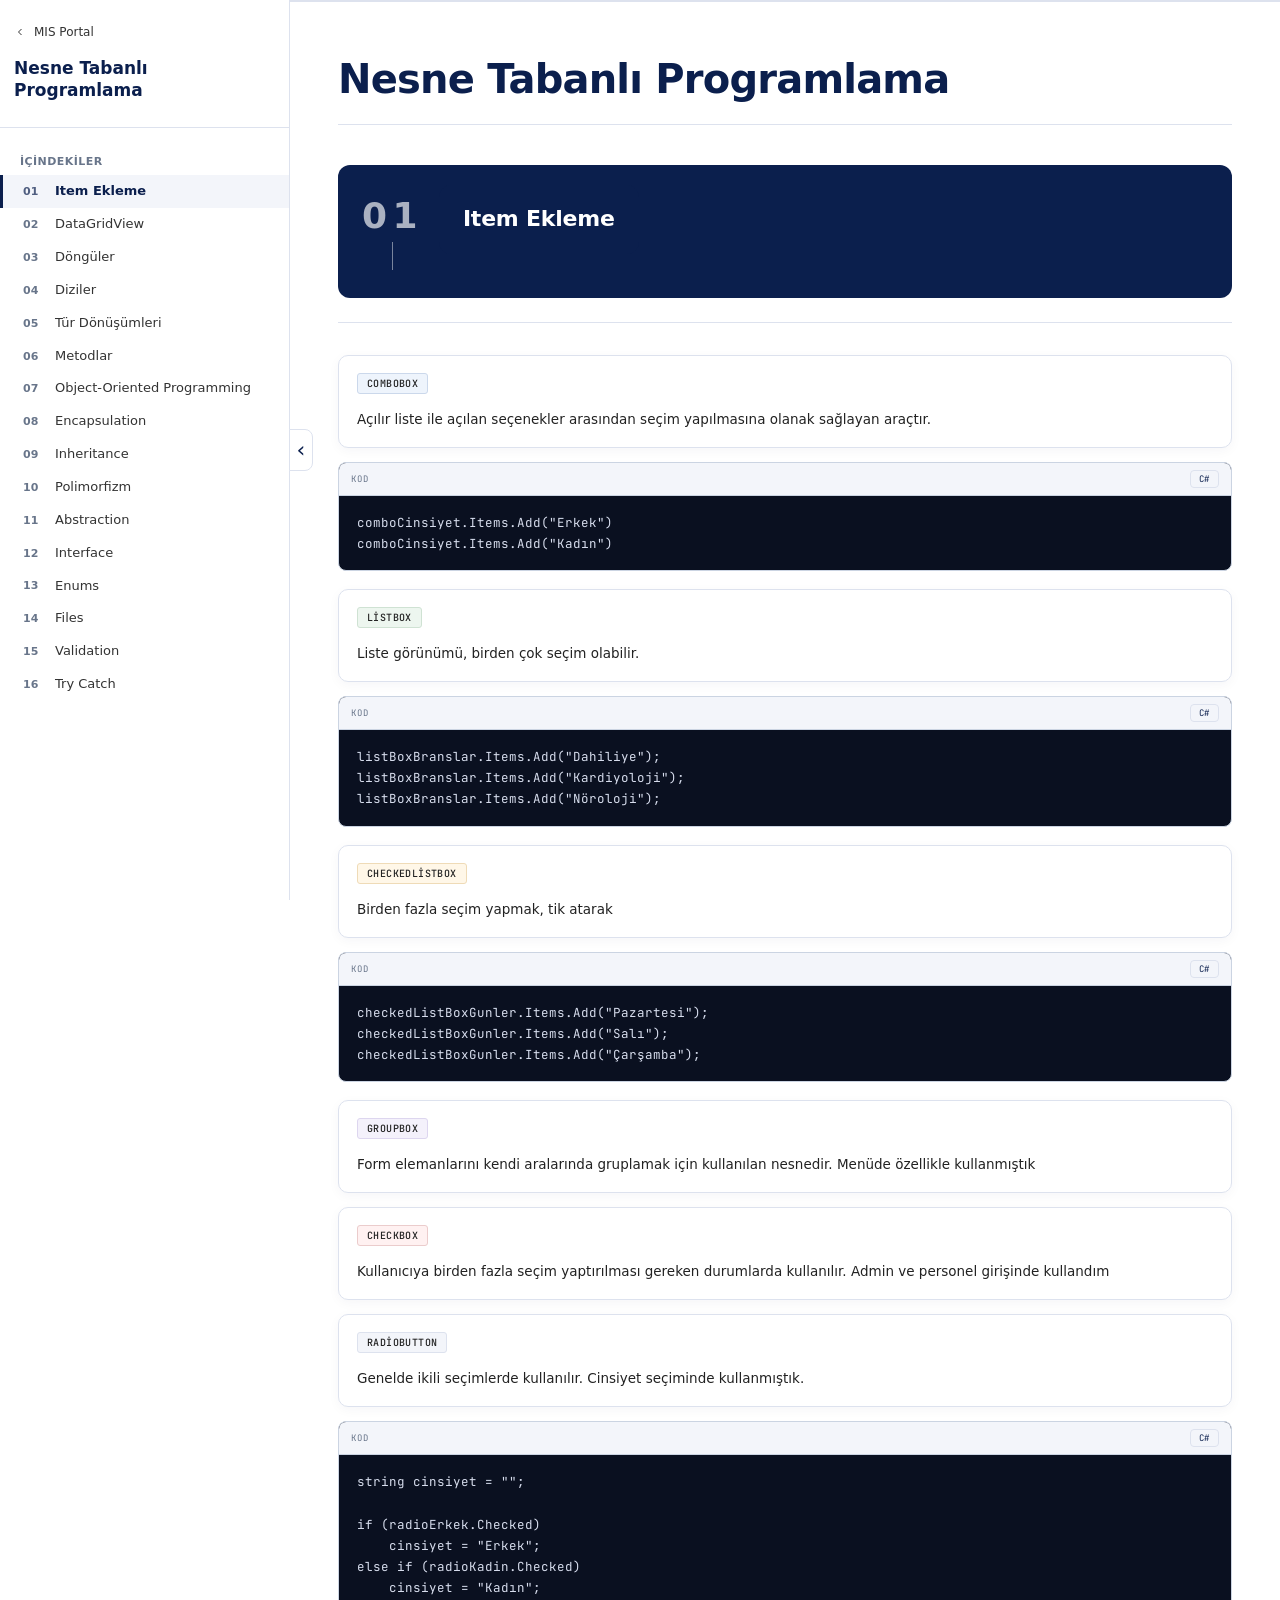
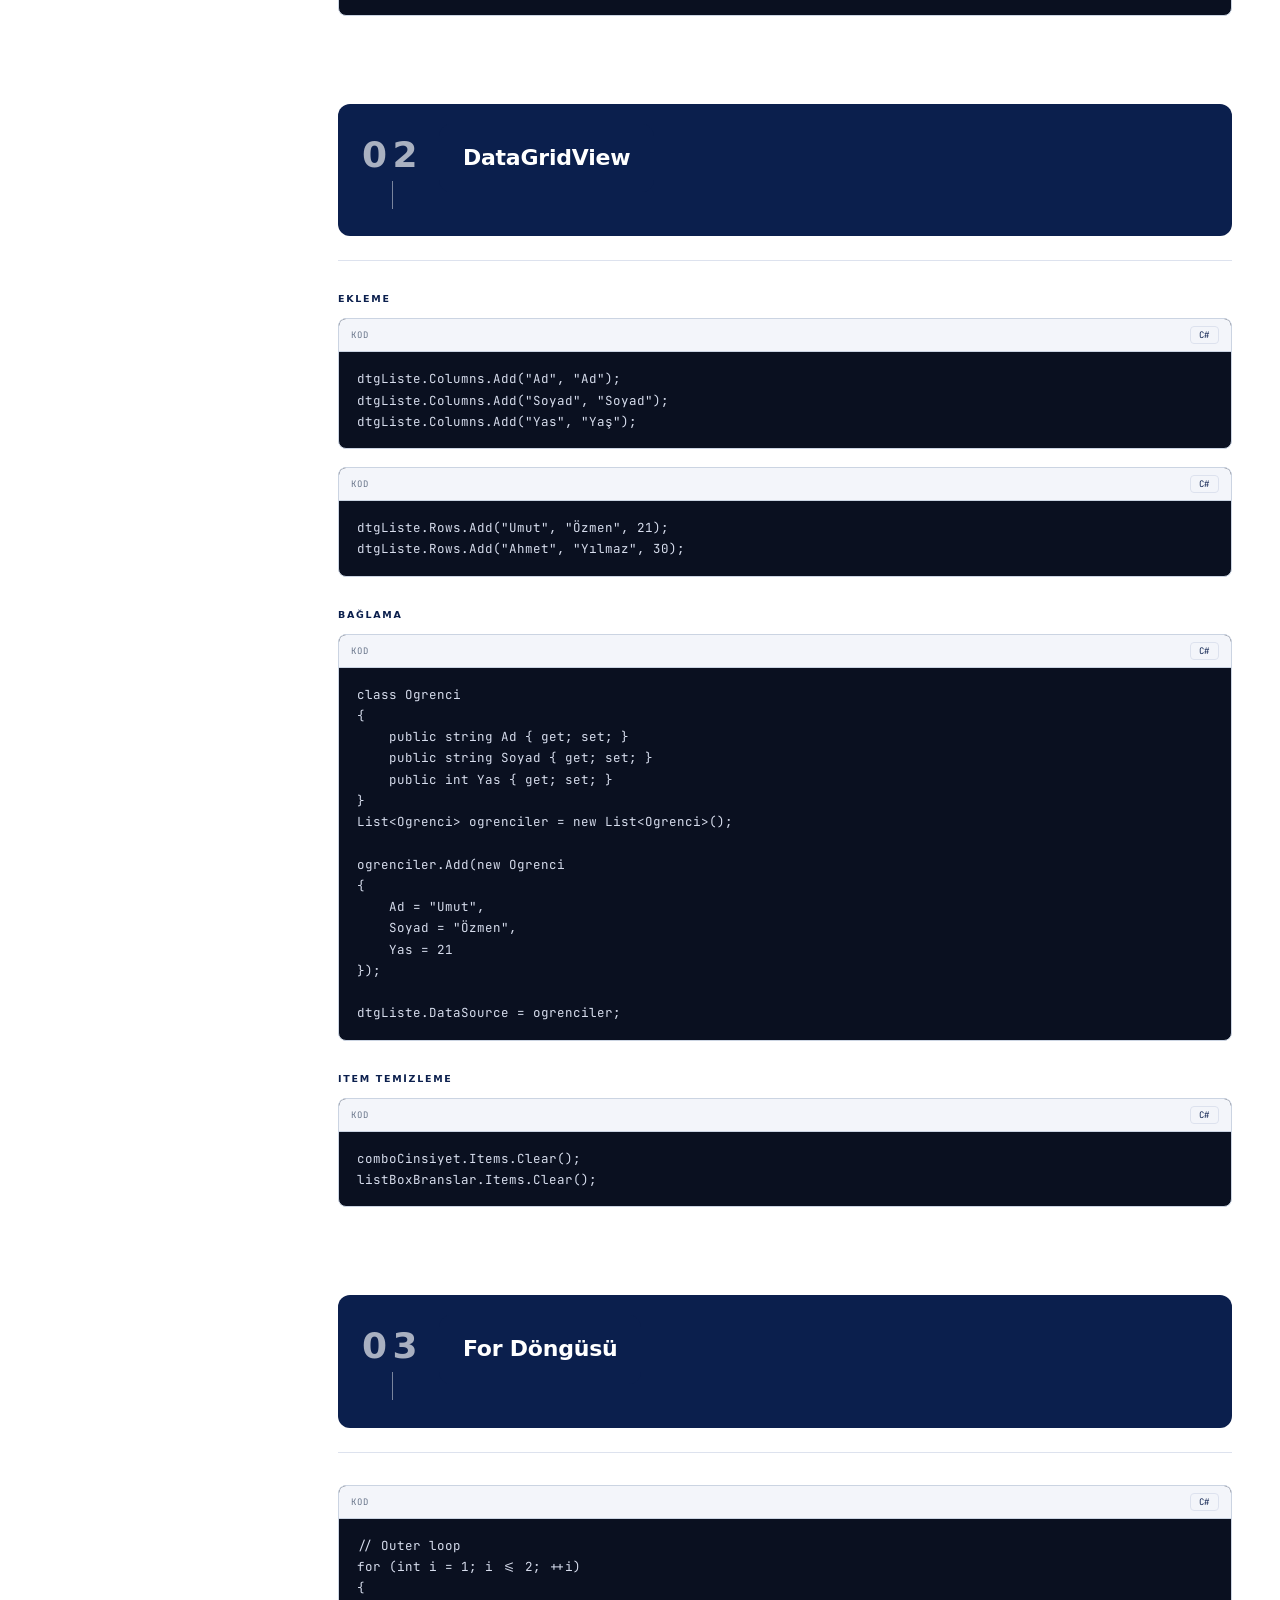
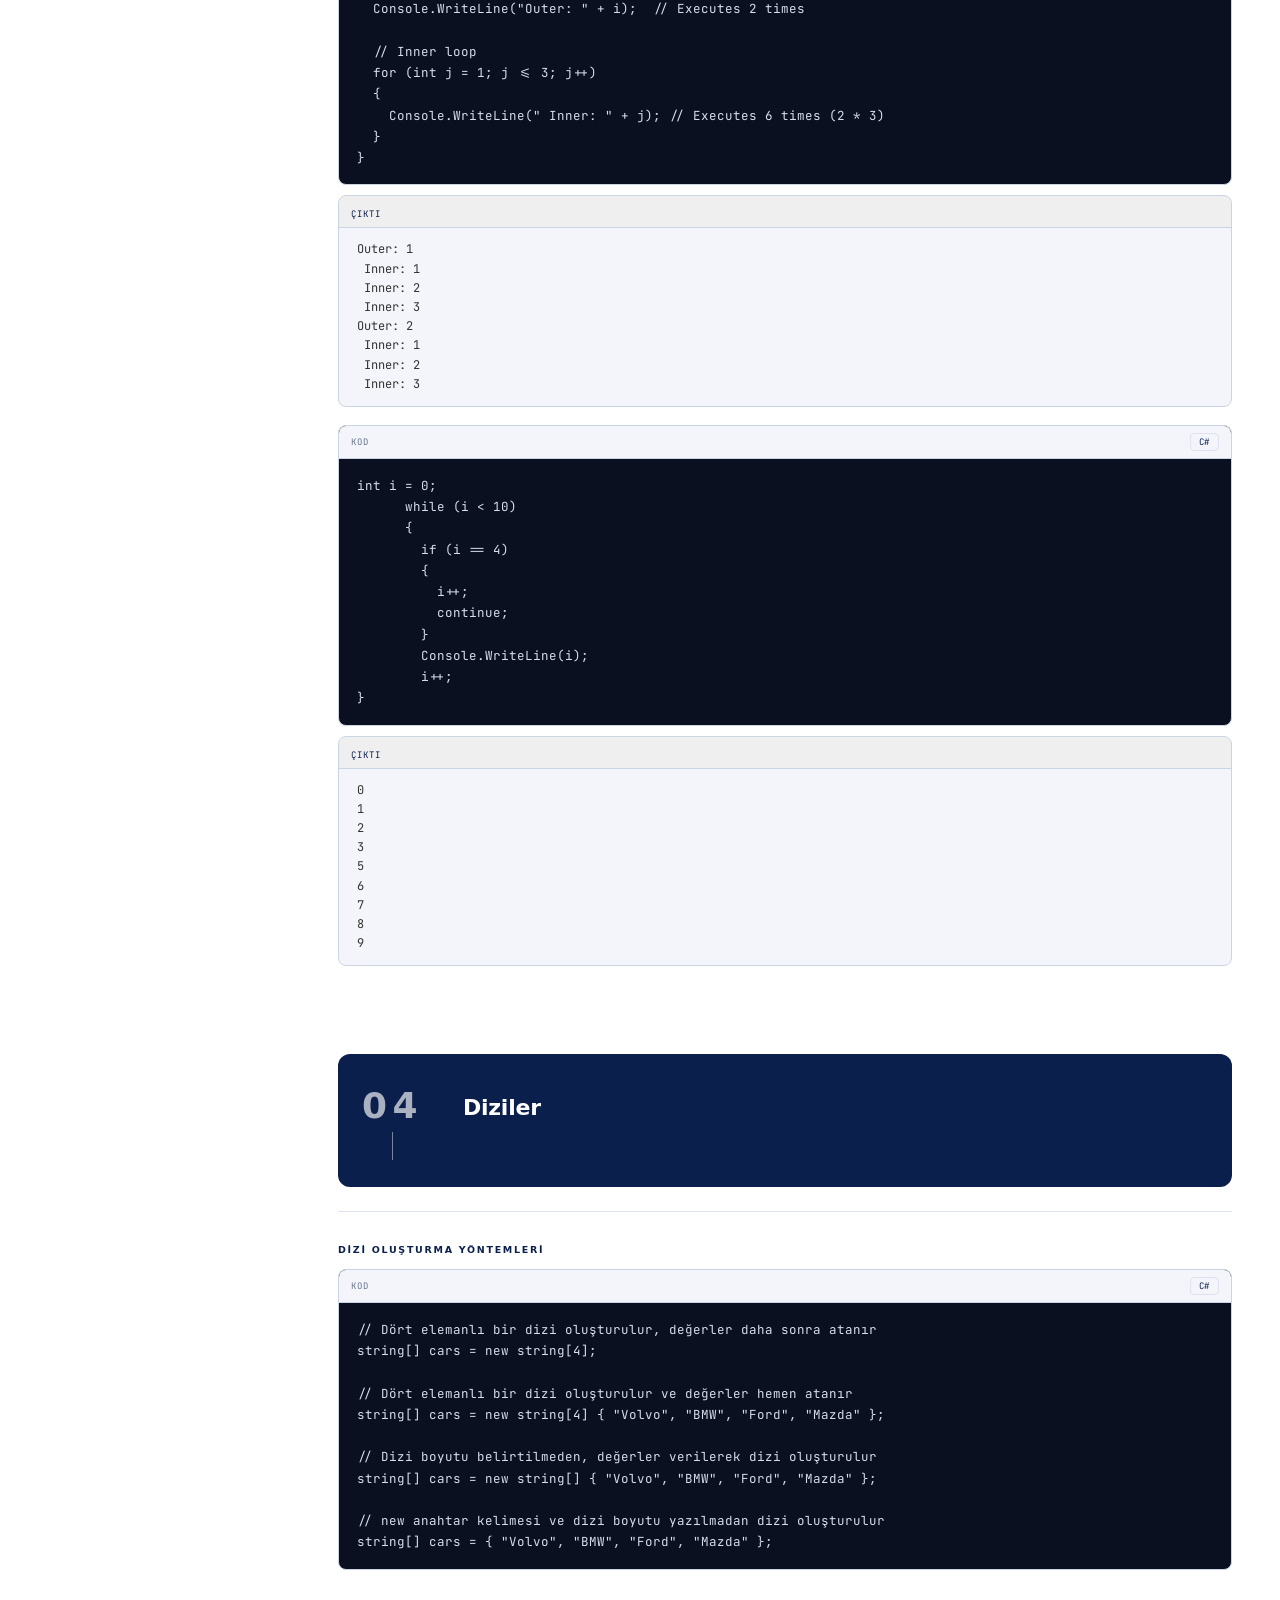
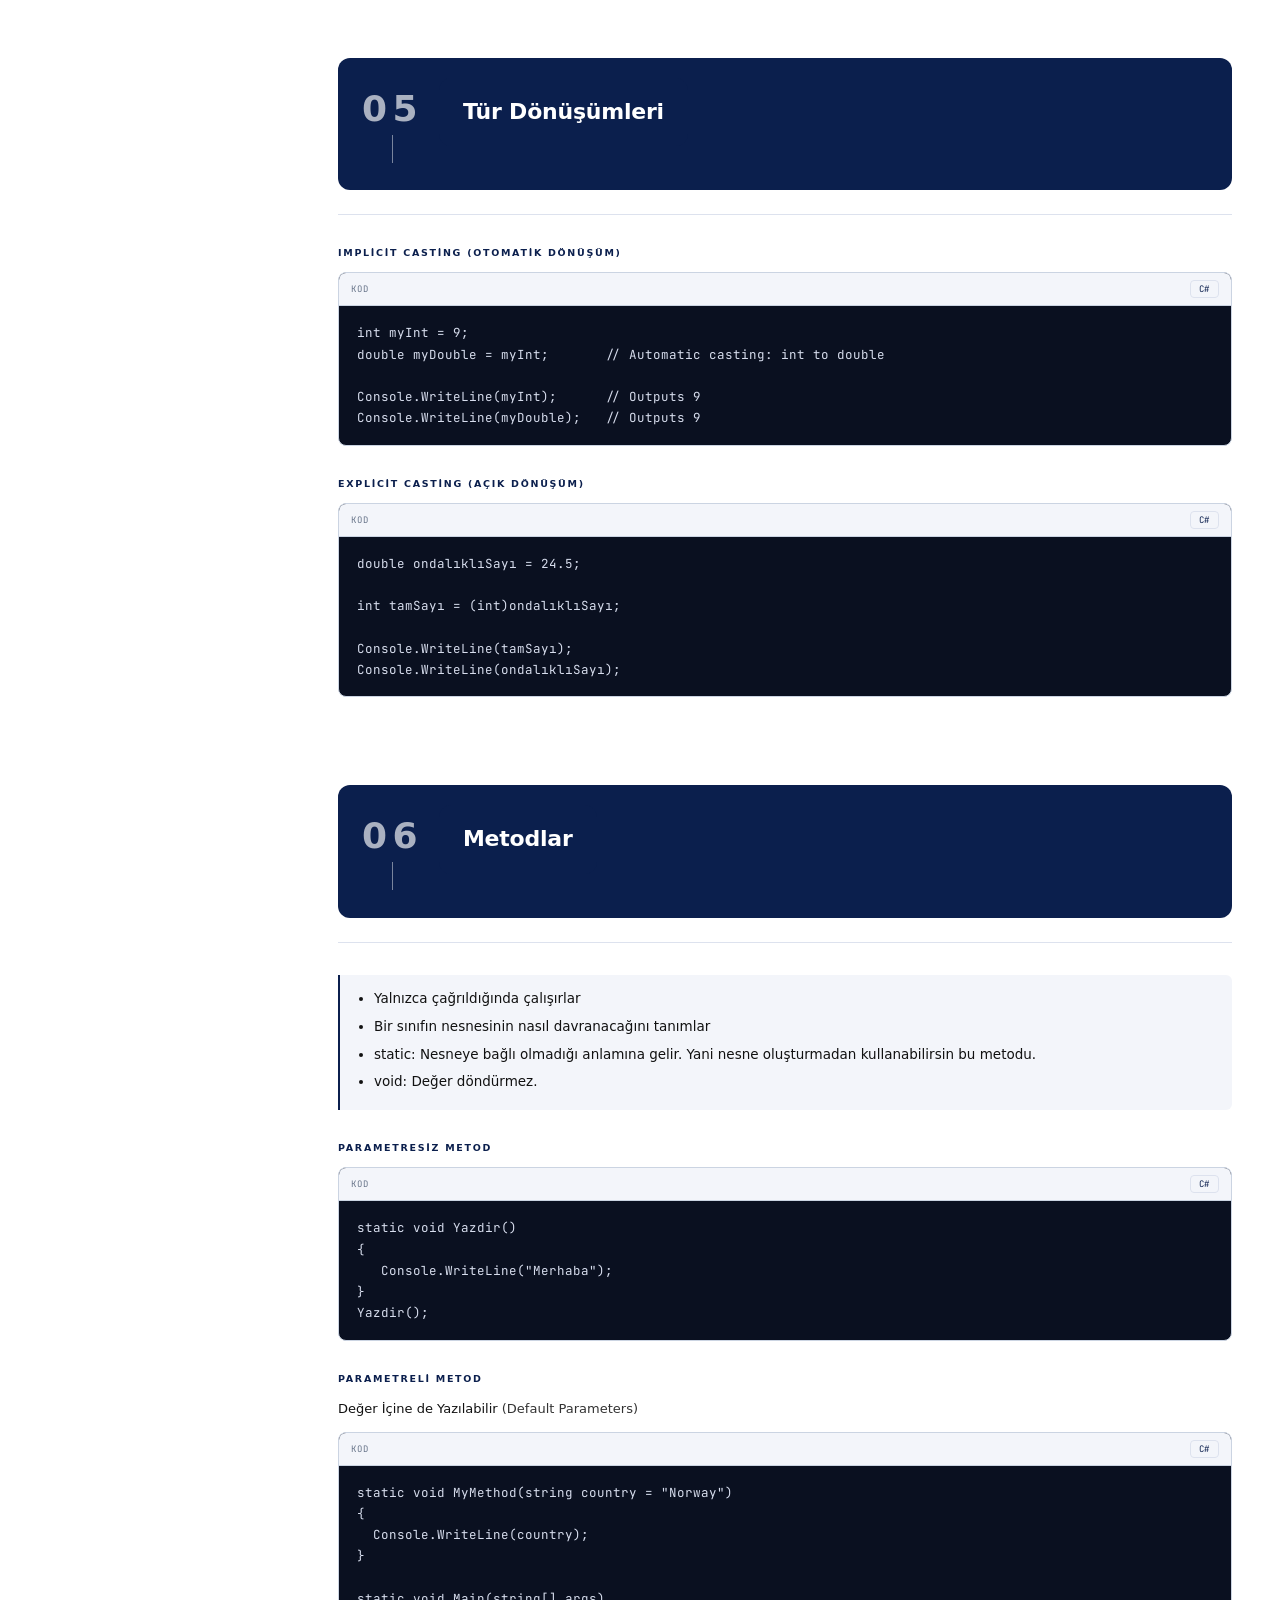
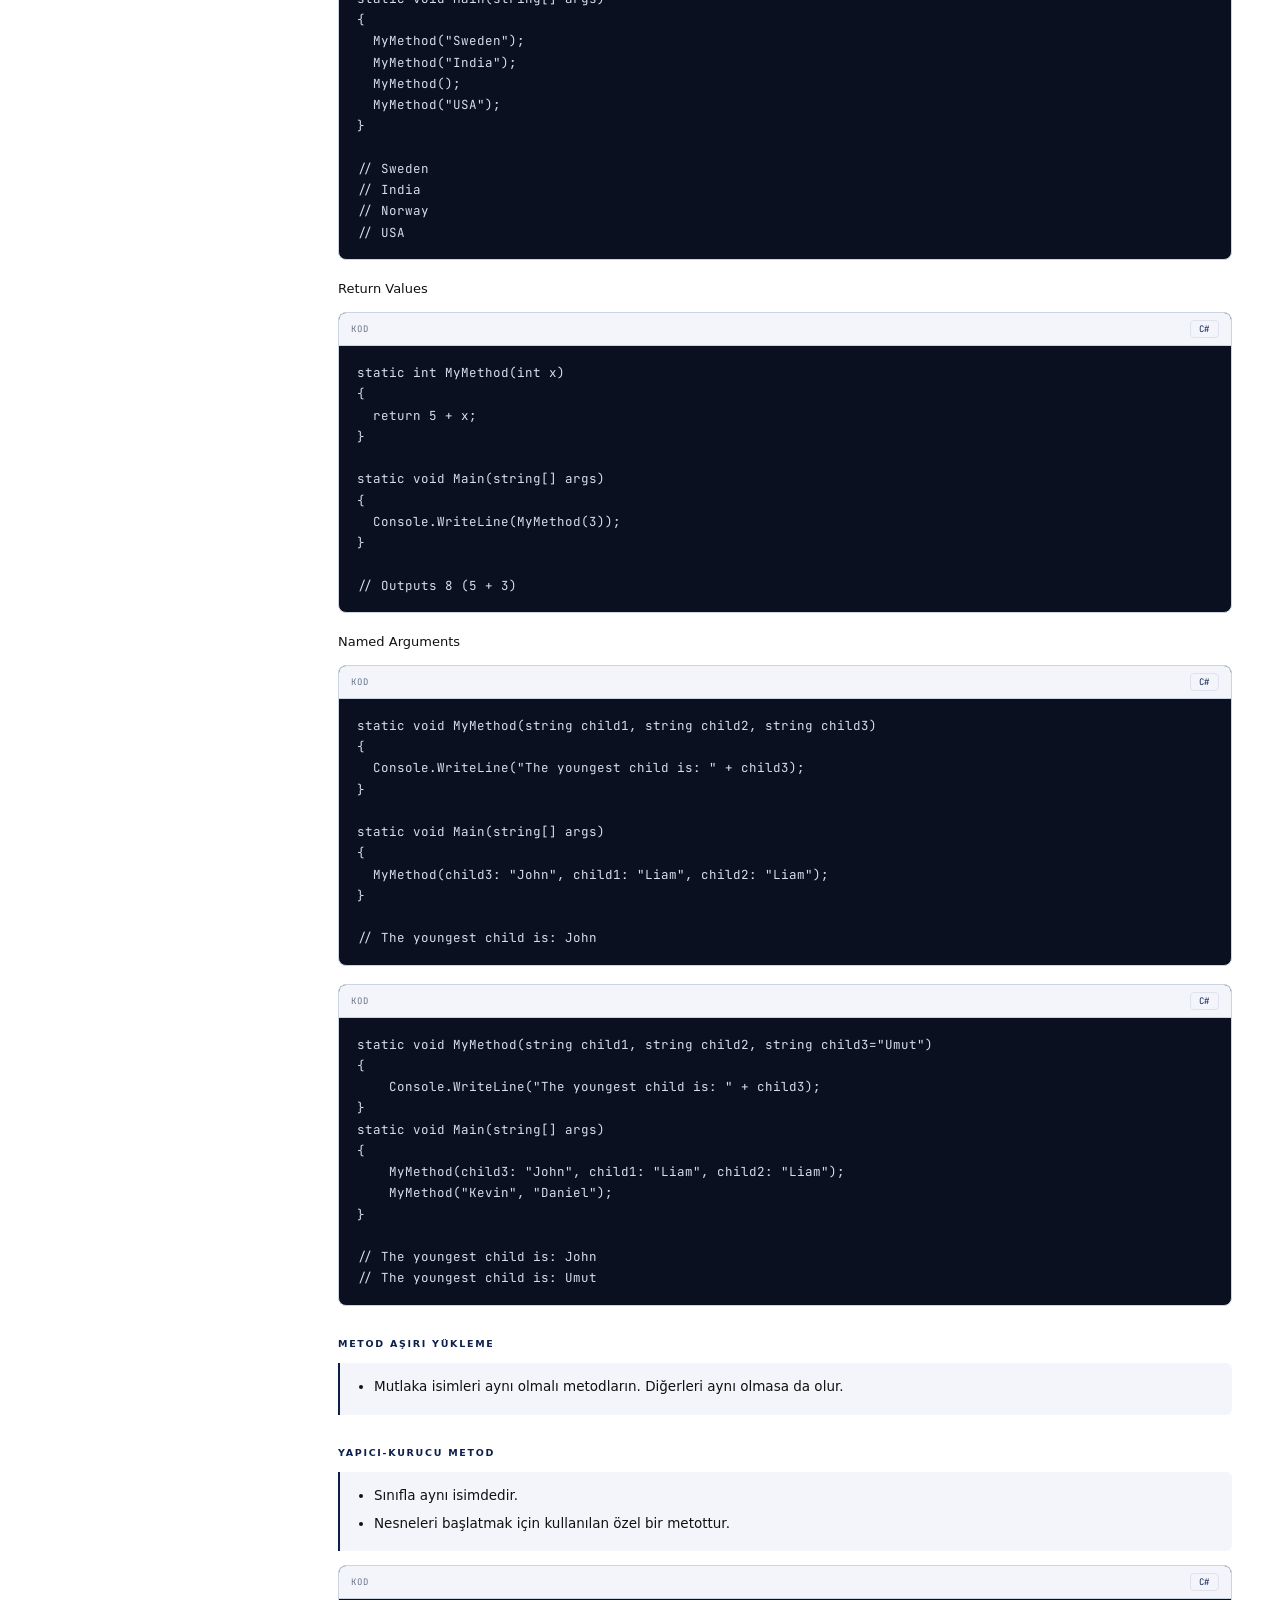
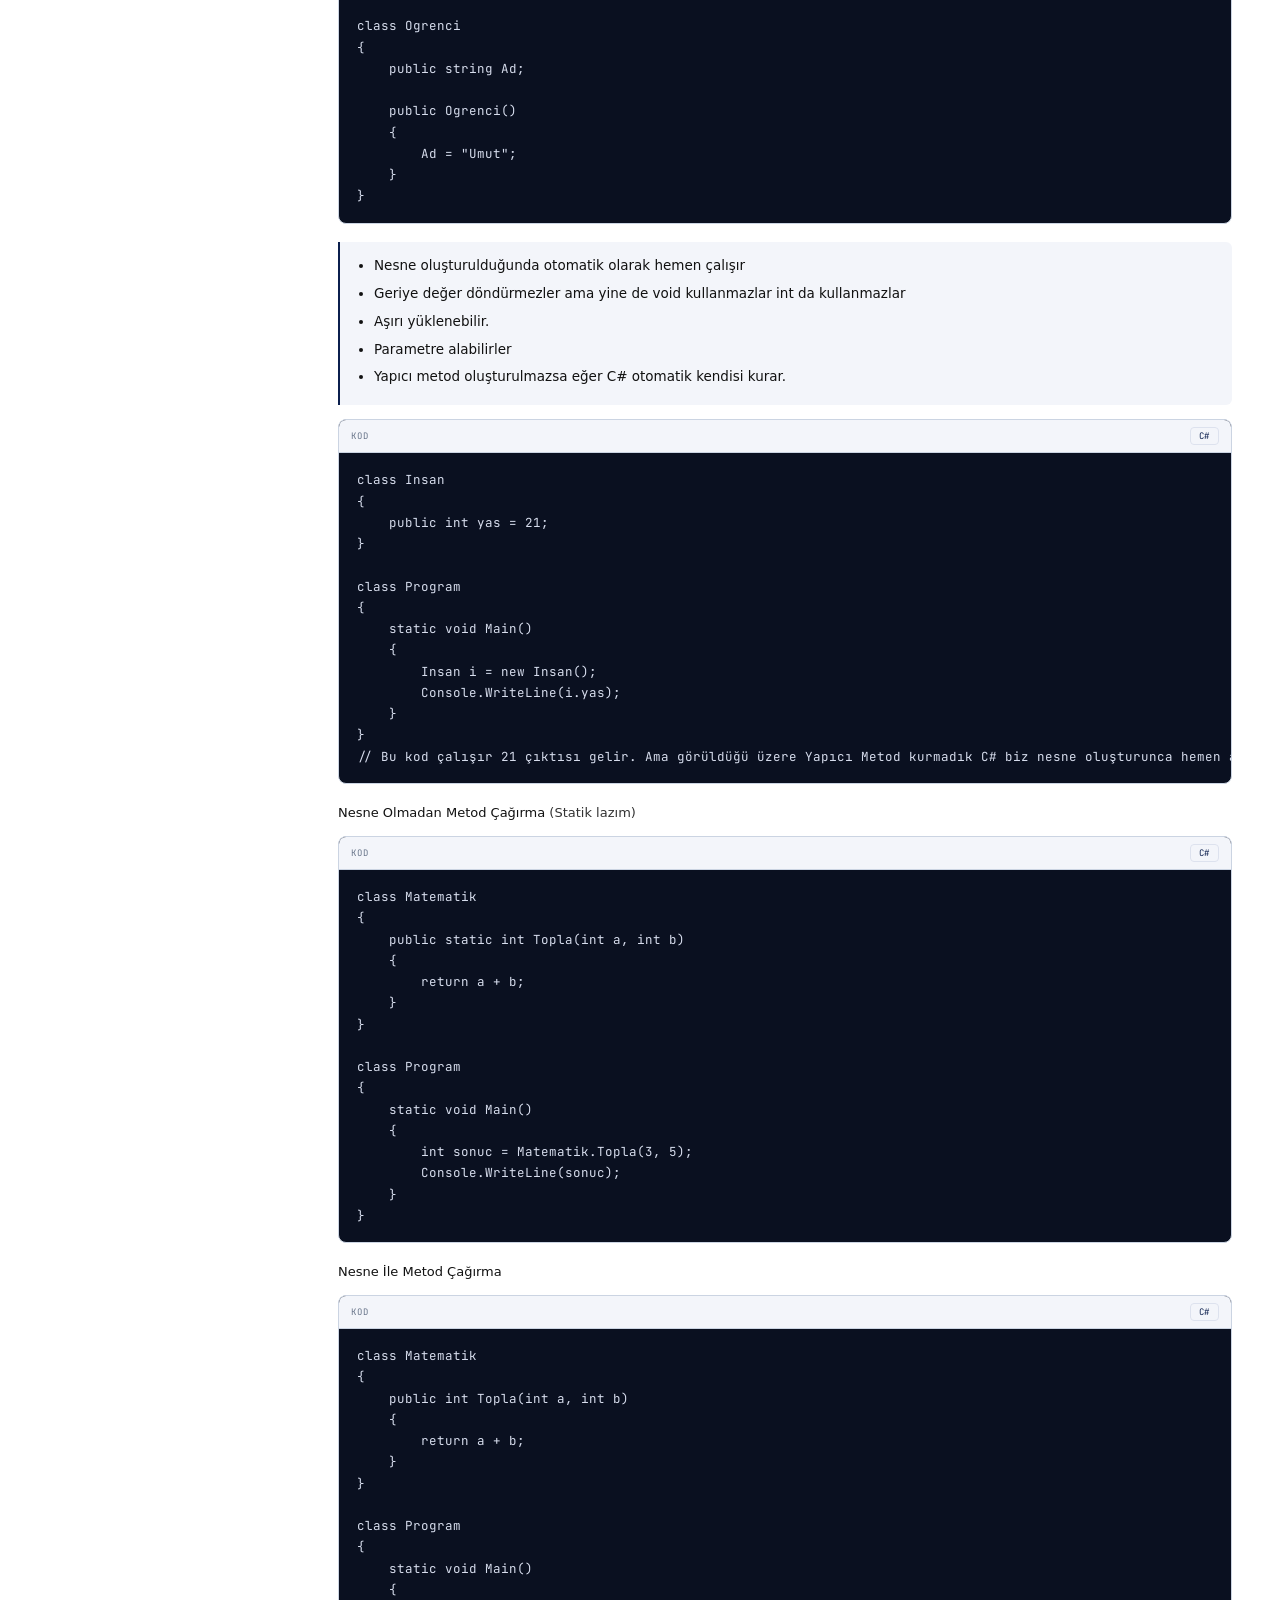
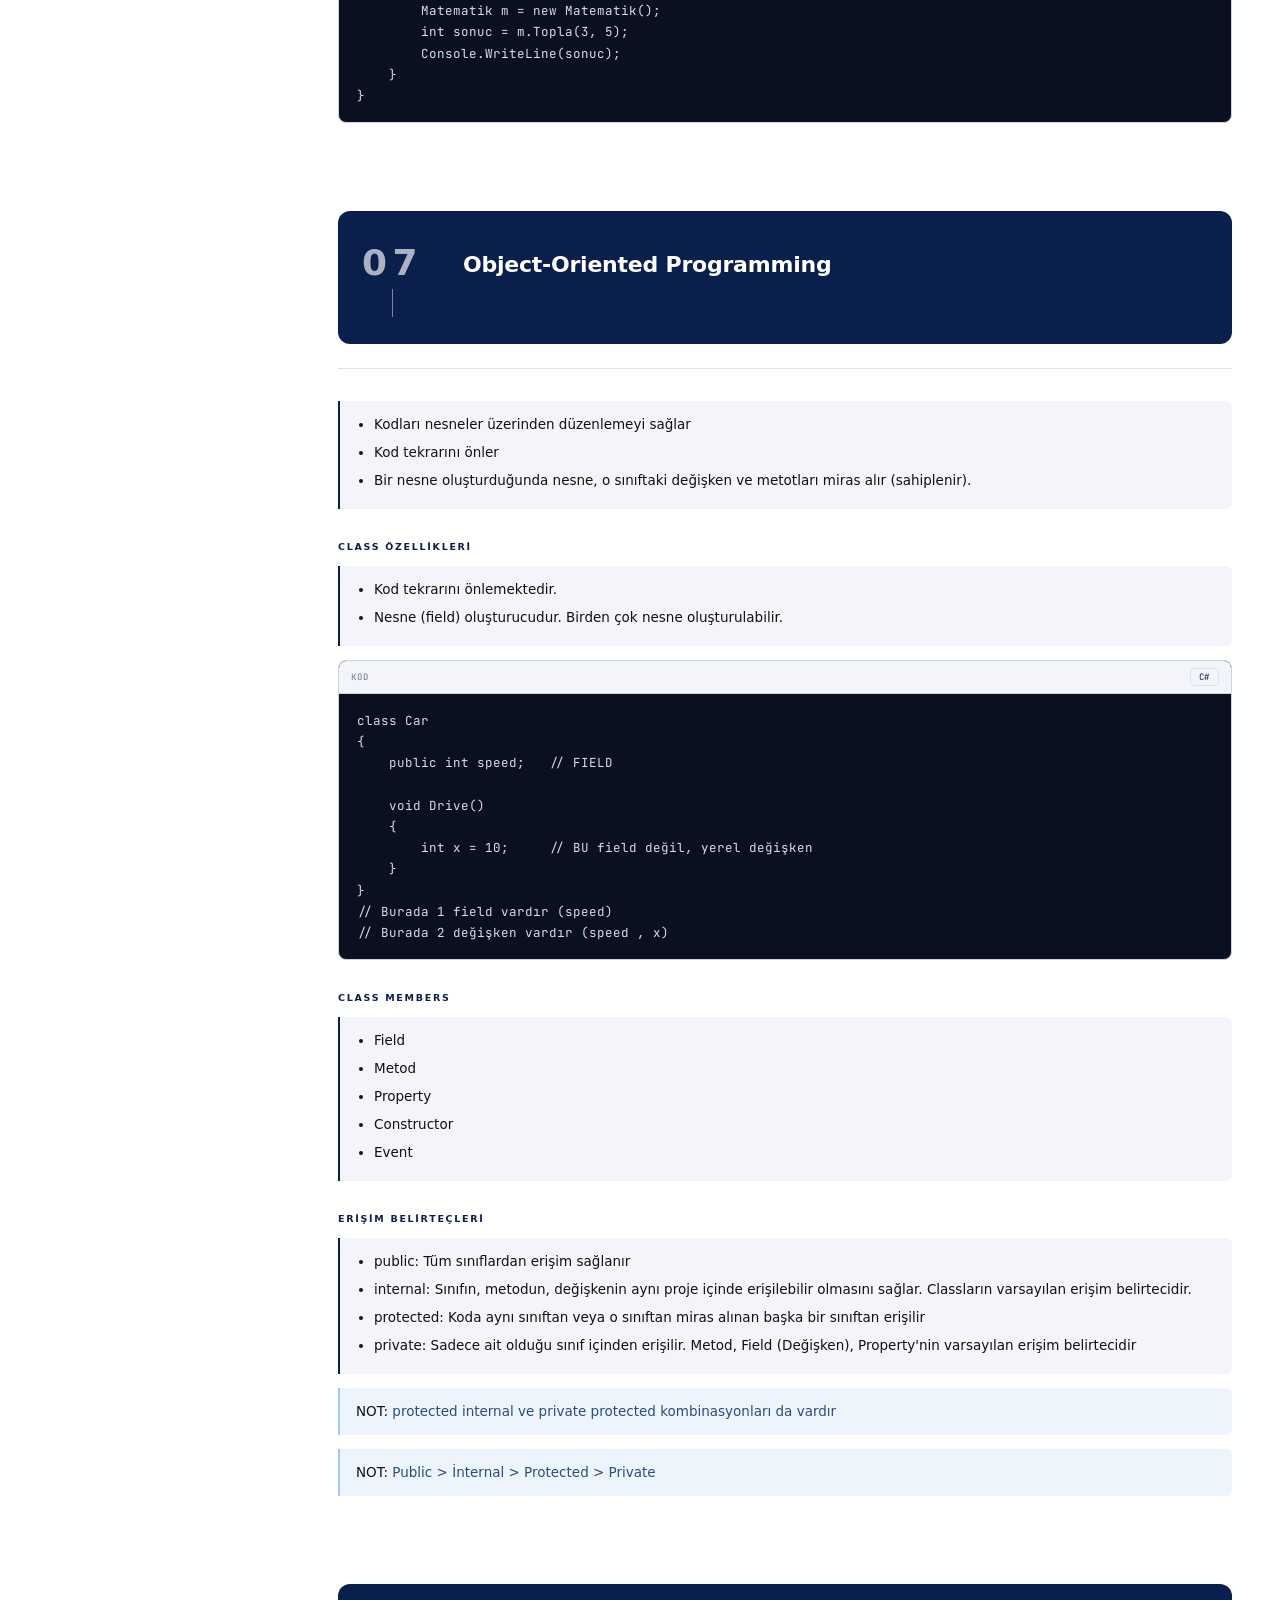
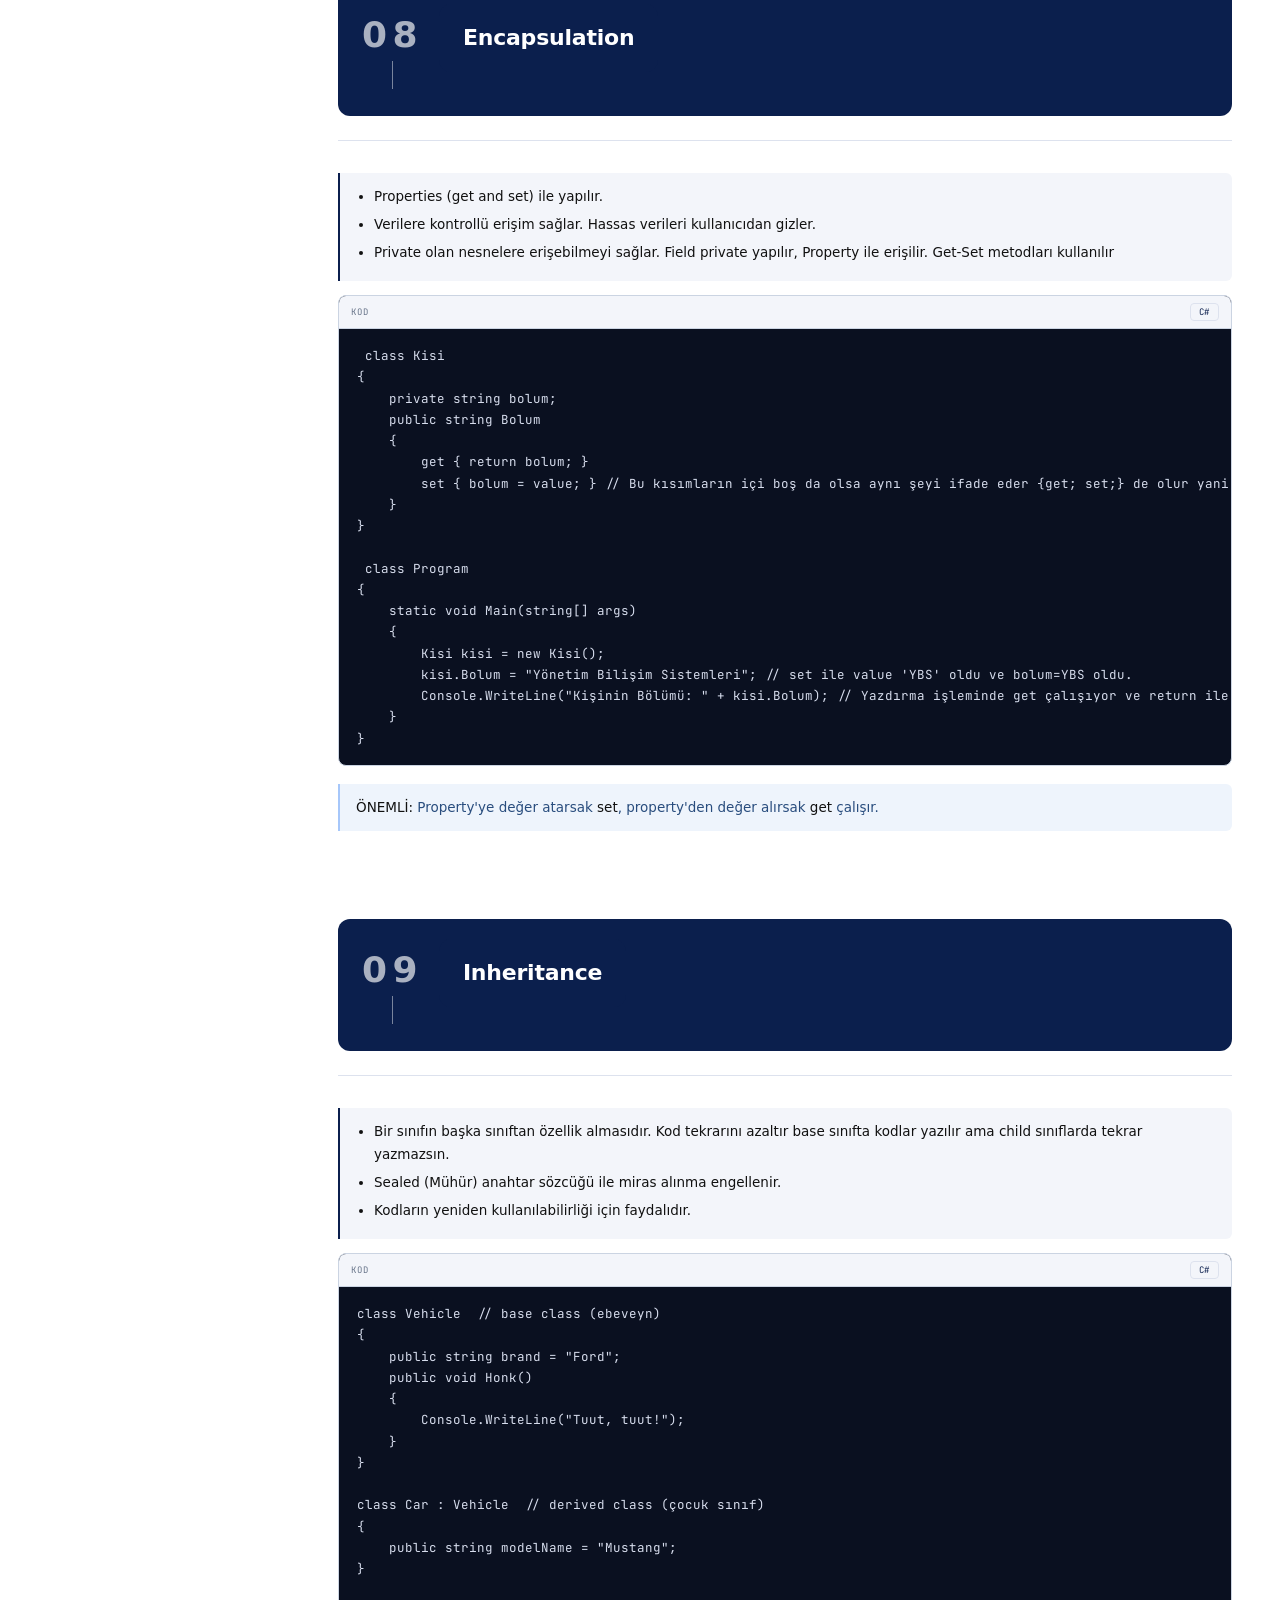
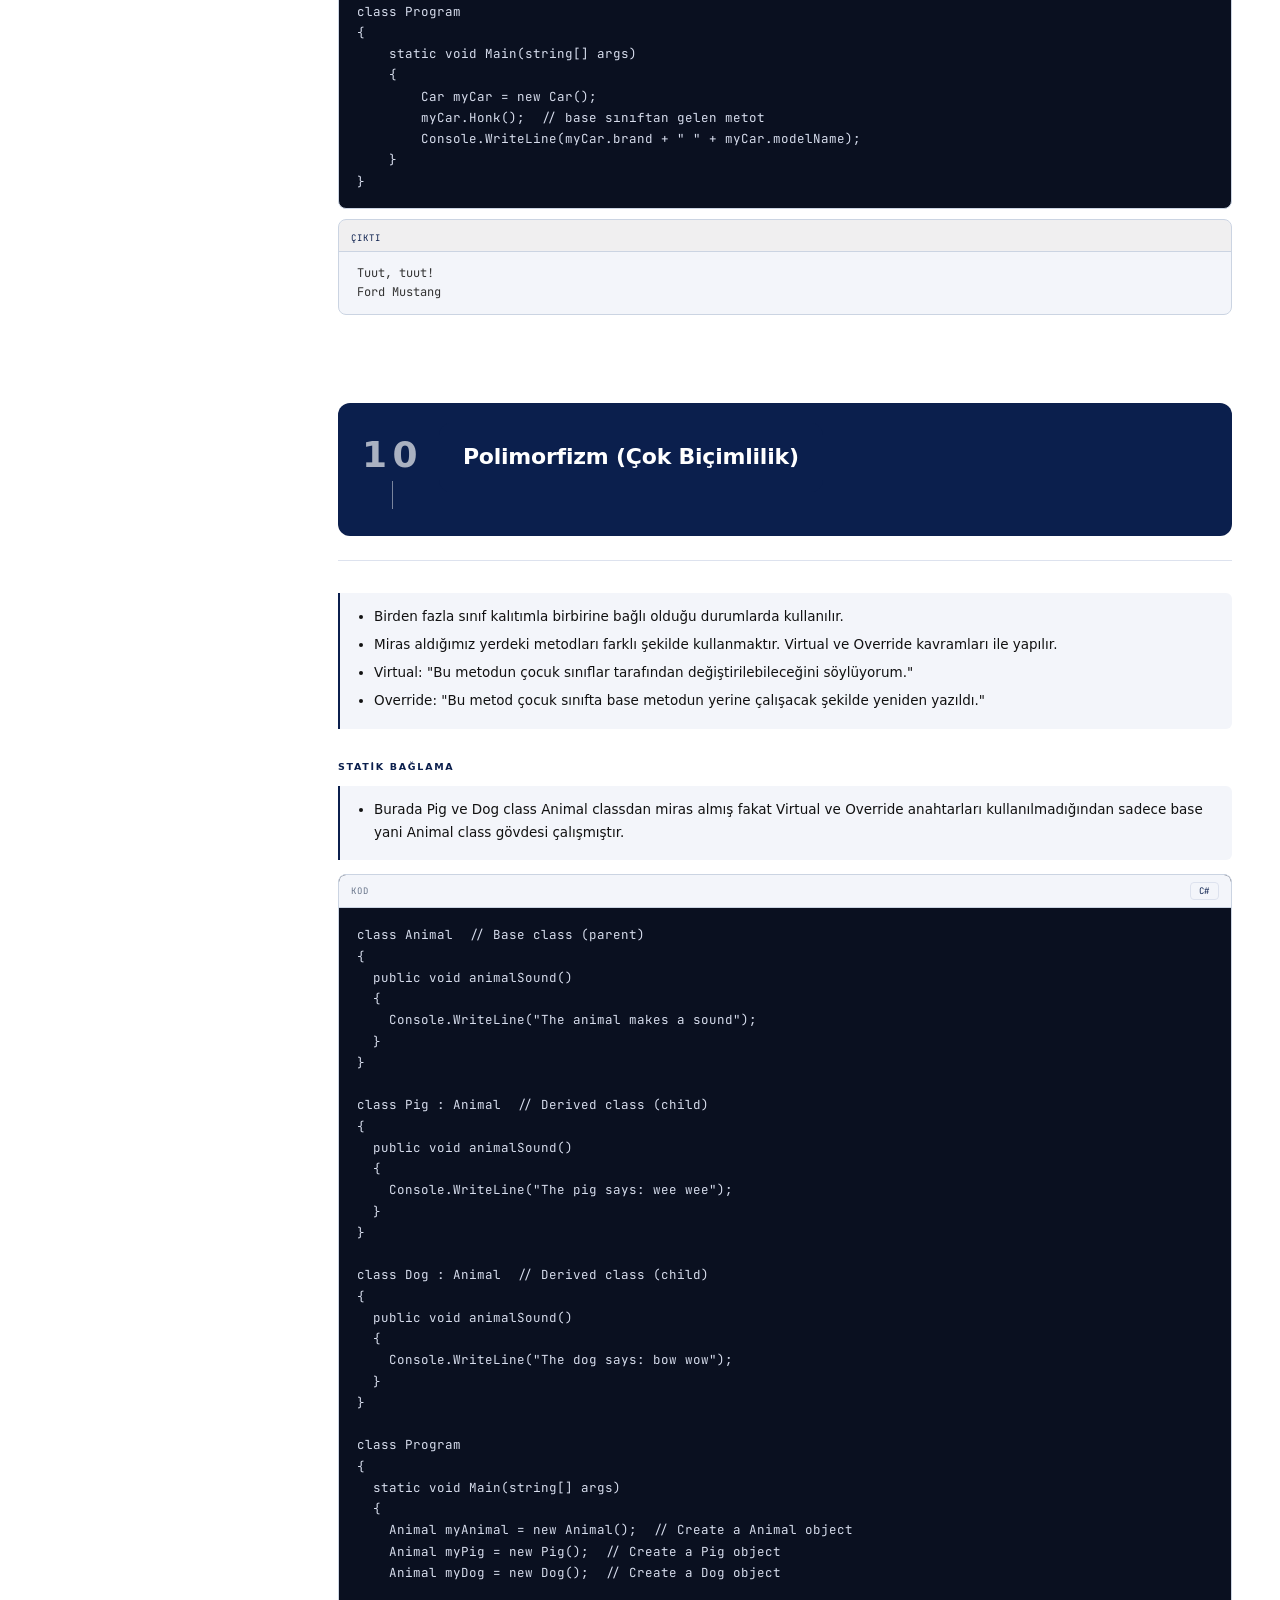
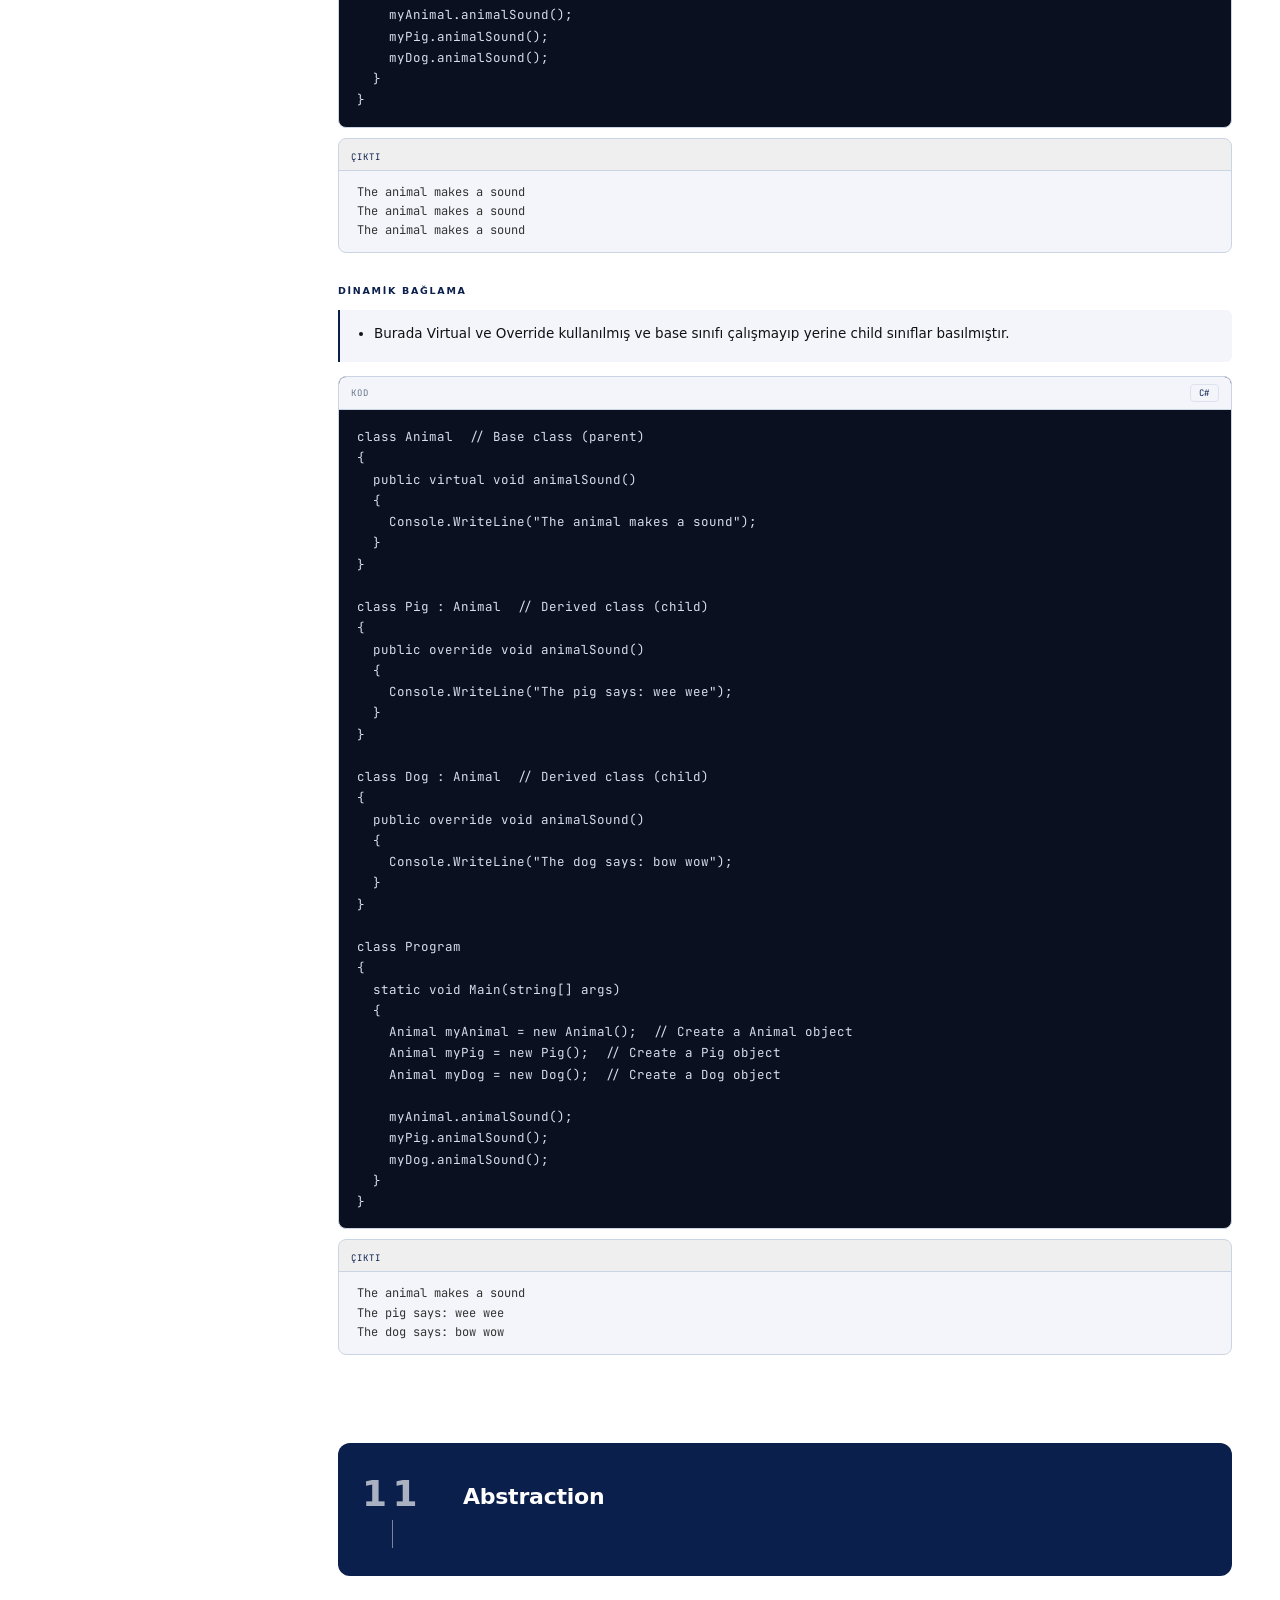
<file: nesneTaban.html>
<!DOCTYPE html>
<html lang="tr">
<head>
<meta charset="UTF-8">
<meta name="viewport" content="width=device-width, initial-scale=1.0">
<title>MIS Portal | Nesne Tabanlı Programlama</title>
<link href="https://fonts.googleapis.com/css2?family=Crimson+Pro:ital,wght@0,300;0,400;0,600;1,300;1,400&family=JetBrains+Mono:wght@400;500&family=DM+Sans:wght@300;400;500&display=swap" rel="stylesheet">
<style>
*,*::before,*::after{box-sizing:border-box;margin:0;padding:0}

:root {
  --bg: #0b1326;
  --surface: #121c33;
  --surface2: #172240;
  --border: #1e2c4a;
  --border2: #253660;
  --text: #f0ede6;
  --sub: #7a8fb5;
  --muted: #3d527a;
  --accent: #c5a880;
  --accent-dim: rgba(197,168,128,0.15);
  --accent-border: rgba(197,168,128,0.25);
  --info-bg: rgba(59,130,246,0.1);
  --info-text: #7ab4f5;
  --info-border: rgba(59,130,246,0.2);
  --success-bg: rgba(34,197,94,0.08);
  --success-text: #6bcf8a;
  --success-border: rgba(34,197,94,0.18);
  --warn-bg: rgba(245,158,11,0.08);
  --warn-text: #e8a83a;
  --warn-border: rgba(245,158,11,0.2);
  --danger-bg: rgba(239,68,68,0.08);
  --danger-text: #f08080;
  --danger-border: rgba(239,68,68,0.2);
  --purple-bg: rgba(139,92,246,0.08);
  --purple-text: #a78bfa;
  --purple-border: rgba(139,92,246,0.2);
  --sidebar-w: 240px;
}

html { scroll-behavior: smooth; }
body { font-family: 'DM Sans', sans-serif; background: var(--bg); color: var(--text); min-height: 100vh; -webkit-font-smoothing: antialiased; }
.layout { display: flex; min-height: 100vh; }

/* ── SIDEBAR ── */
.sidebar { width: var(--sidebar-w); height: 100vh; background: var(--surface); border-right: 1px solid var(--border); position: fixed; top: 0; left: 0; display: flex; flex-direction: column; z-index: 100; overflow-y: auto; }
.sidebar::-webkit-scrollbar { width: 3px; }
.sidebar::-webkit-scrollbar-track { background: transparent; }
.sidebar::-webkit-scrollbar-thumb { background: var(--border2); border-radius: 2px; }
.sidebar-header { padding: 28px 20px 20px; border-bottom: 1px solid var(--border); }
.sidebar-back { display: flex; align-items: center; gap: 8px; text-decoration: none; font-family: 'JetBrains Mono', monospace; font-size: 10px; letter-spacing: .12em; color: var(--sub); text-transform: uppercase; margin-bottom: 16px; transition: color .2s; }
.sidebar-back:hover { color: var(--accent); }
.sidebar-back svg { flex-shrink: 0; }
.sidebar-course { font-family: 'JetBrains Mono', monospace; font-size: 9px; letter-spacing: .18em; color: var(--accent); text-transform: uppercase; margin-bottom: 6px; }
.sidebar-title { font-family: 'Crimson Pro', serif; font-size: 20px; font-weight: 600; color: var(--text); line-height: 1.2; }
.sidebar-nav { padding: 16px 0 24px; flex: 1; }
.nav-section-label { font-family: 'JetBrains Mono', monospace; font-size: 9px; letter-spacing: .15em; color: var(--muted); text-transform: uppercase; padding: 0 20px; margin: 16px 0 6px; }
.nav-item { display: flex; align-items: center; gap: 10px; padding: 8px 20px; text-decoration: none; font-size: 12.5px; font-weight: 400; color: var(--sub); transition: all .2s; border-left: 2px solid transparent; cursor: pointer; background: none; border-right: none; border-top: none; border-bottom: none; width: 100%; text-align: left; line-height: 1.4; }
.nav-item:hover { color: var(--text); background: rgba(255,255,255,0.03); }
.nav-item.active { color: var(--accent); border-left-color: var(--accent); background: var(--accent-dim); }
.nav-item-num { font-family: 'JetBrains Mono', monospace; font-size: 9px; color: var(--muted); flex-shrink: 0; width: 16px; }
.nav-item.active .nav-item-num { color: var(--accent); opacity: .7; }

/* ── MAIN ── */
.main { margin-left: var(--sidebar-w); flex: 1; padding: 64px 56px 120px; max-width: calc(800px + var(--sidebar-w)); width: 100%; }
.page-header { margin-bottom: 56px; padding-bottom: 32px; border-bottom: 1px solid var(--border); }
.page-label { font-family: 'JetBrains Mono', monospace; font-size: 10px; letter-spacing: .2em; color: var(--accent); text-transform: uppercase; margin-bottom: 12px; }
.page-title { font-family: 'Crimson Pro', serif; font-size: 48px; font-weight: 300; color: var(--text); letter-spacing: -.02em; margin-bottom: 8px; }
.page-sub { font-size: 13px; color: var(--sub); }

/* ── SECTIONS ── */
.unit { margin-bottom: 88px; scroll-margin-top: 40px; }
.unit-header { display: flex; align-items: flex-start; gap: 20px; margin-bottom: 36px; }
.unit-num-block { flex-shrink: 0; display: flex; flex-direction: column; align-items: center; padding-top: 6px; }
.unit-num { font-family: 'JetBrains Mono', monospace; font-size: 10px; letter-spacing: .15em; color: var(--accent); opacity: .6; }
.unit-line { width: 1px; height: 28px; background: var(--border); margin-top: 8px; }
.unit-title { font-family: 'Crimson Pro', serif; font-size: 32px; font-weight: 400; color: var(--text); letter-spacing: -.01em; line-height: 1.2; margin-bottom: 4px; }
.unit-divider { height: 1px; background: var(--border); margin-bottom: 32px; }

/* ── TYPOGRAPHY ── */
h3 { font-family: 'JetBrains Mono', monospace; font-size: 9.5px; letter-spacing: .18em; color: var(--sub); text-transform: uppercase; margin: 32px 0 14px; }
h4 { font-size: 14px; font-weight: 500; color: var(--text); margin-bottom: 8px; }
p, li { font-size: 14px; line-height: 1.7; color: var(--sub); }
ul { padding-left: 18px; }
li { margin-bottom: 5px; }
strong { color: var(--text); font-weight: 500; }
em { color: var(--sub); font-style: italic; }
code.inline { font-family: 'JetBrains Mono', monospace; background: var(--surface2); color: var(--accent); padding: 1px 6px; border-radius: 4px; font-size: 12px; }

/* ── COMPONENTS ── */
.card { background: var(--surface); border: 1px solid var(--border); border-radius: 8px; padding: 16px 18px; margin-bottom: 14px; }
.card p, .card li { font-size: 13.5px; }

.highlight-box { border-left: 2px solid var(--accent); padding: 12px 16px; background: var(--accent-dim); border-radius: 0 6px 6px 0; margin: 14px 0; }
.highlight-box p { color: var(--text); font-size: 13.5px; margin: 0; }
.highlight-box ul { margin: 0; }
.highlight-box li { color: var(--text); font-size: 13.5px; }
.info-box { border-left: 2px solid rgba(59,130,246,0.4); padding: 12px 16px; background: var(--info-bg); border-radius: 0 6px 6px 0; margin: 14px 0; }
.info-box p { color: var(--info-text); font-size: 13.5px; margin: 0; }

.badge { display: inline-block; font-size: 10px; font-weight: 500; font-family: 'JetBrains Mono', monospace; padding: 3px 9px; border-radius: 3px; letter-spacing: .04em; text-transform: uppercase; margin-bottom: 8px; }
.b-blue   { background: var(--info-bg);    color: var(--info-text);    border: 1px solid var(--info-border); }
.b-green  { background: var(--success-bg); color: var(--success-text); border: 1px solid var(--success-border); }
.b-amber  { background: var(--warn-bg);    color: var(--warn-text);    border: 1px solid var(--warn-border); }
.b-red    { background: var(--danger-bg);  color: var(--danger-text);  border: 1px solid var(--danger-border); }
.b-purple { background: var(--purple-bg);  color: var(--purple-text);  border: 1px solid var(--purple-border); }
.b-accent { background: var(--accent-dim); color: var(--accent);       border: 1px solid var(--accent-border); }

.kv-block { background: var(--surface); border: 1px solid var(--border); border-radius: 8px; padding: 4px 18px; margin-bottom: 14px; }
.kv { display: flex; justify-content: space-between; align-items: baseline; gap: 14px; padding: 11px 0; border-bottom: 1px solid var(--border); }
.kv:last-child { border-bottom: none; }
.kv-k { font-size: 13.5px; color: var(--text); font-weight: 500; flex-shrink: 0; font-family: 'JetBrains Mono', monospace; }
.kv-v { font-size: 12.5px; color: var(--sub); text-align: right; }

table { width: 100%; border-collapse: collapse; font-size: 13px; margin: 12px 0; border-radius: 8px; overflow: hidden; }
th { text-align: left; padding: 10px 12px; background: var(--surface2); font-weight: 500; color: var(--text); font-size: 12px; border-bottom: 1px solid var(--border2); }
td { padding: 10px 12px; border-bottom: 1px solid var(--border); color: var(--sub); font-size: 13px; vertical-align: top; }
tr:last-child td { border-bottom: none; }
td strong { color: var(--text); }

.progress-bar { position: fixed; top: 0; left: var(--sidebar-w); right: 0; height: 2px; background: var(--border); z-index: 200; }
.progress-fill { height: 100%; background: var(--accent); width: 0%; transition: width .1s; }
.mobile-toggle { display: none; position: fixed; top: 16px; left: 16px; width: 40px; height: 40px; background: var(--surface); border: 1px solid var(--border); border-radius: 8px; align-items: center; justify-content: center; cursor: pointer; z-index: 200; color: var(--text); }

/* ── CODE BLOCKS ── */
.code-block { background: #0a1020; border: 1px solid var(--border2); border-radius: 8px; overflow: hidden; margin: 12px 0 18px; }
.code-block-header { display: flex; align-items: center; justify-content: space-between; padding: 7px 12px; background: var(--surface2); border-bottom: 1px solid var(--border2); gap: 10px; }
.code-block-header .cb-label { font-family: 'JetBrains Mono', monospace; font-size: 9px; letter-spacing: .1em; color: var(--muted); text-transform: uppercase; }
.code-block-header .cb-lang { font-family: 'JetBrains Mono', monospace; font-size: 9px; letter-spacing: .06em; color: var(--accent); background: var(--accent-dim); border: 1px solid var(--accent-border); padding: 2px 8px; border-radius: 4px; text-transform: uppercase; }
.code-block pre { padding: 16px 18px; overflow-x: auto; margin: 0; }
.code-block code { font-family: 'JetBrains Mono', monospace; font-size: 12.5px; line-height: 1.7; color: #d7dded; white-space: pre; }

.output-block { background: var(--surface2); border: 1px solid var(--border2); border-radius: 8px; overflow: hidden; margin: -8px 0 18px; }
.output-block-header { padding: 6px 12px; background: rgba(197,168,128,0.08); border-bottom: 1px solid var(--border2); }
.output-block-header span { font-family: 'JetBrains Mono', monospace; font-size: 9px; letter-spacing: .1em; color: var(--accent); text-transform: uppercase; }
.output-block pre { padding: 12px 18px; margin: 0; }
.output-block code { font-family: 'JetBrains Mono', monospace; font-size: 12px; line-height: 1.6; color: var(--sub); white-space: pre; }

.example-note { font-size: 13px; color: var(--sub); margin: 4px 0 10px; }
.example-note strong { color: var(--text); }

@keyframes fadeUp { from { opacity: 0; transform: translateY(12px); } to { opacity: 1; transform: translateY(0); } }
.unit { animation: fadeUp .5s ease both; }

@media(max-width: 768px) {
  .sidebar { transform: translateX(-100%); transition: transform .3s cubic-bezier(0.16,1,0.3,1); }
  .sidebar.open { transform: translateX(0); }
  .main { margin-left: 0; padding: 72px 18px 80px; }
  .mobile-toggle { display: flex; }
  .page-title { font-size: 32px; }
  .progress-bar { left: 0; }
}
</style>
<link rel="stylesheet" href="theme.css">
</head>
<body>

<div class="progress-bar"><div class="progress-fill" id="progressFill"></div></div>
<button class="mobile-toggle" onclick="toggleSidebar()" aria-label="Menü">
  <svg width="18" height="18" viewBox="0 0 24 24" fill="none" stroke="currentColor" stroke-width="2"><line x1="3" y1="6" x2="21" y2="6"/><line x1="3" y1="12" x2="21" y2="12"/><line x1="3" y1="18" x2="21" y2="18"/></svg>
</button>

<div class="layout">
<aside class="sidebar" id="sidebar">
  <div class="sidebar-header">
    <a href="index.html" class="sidebar-back">
      <svg width="12" height="12" viewBox="0 0 24 24" fill="none" stroke="currentColor" stroke-width="2"><polyline points="15 18 9 12 15 6"/></svg>
      MIS Portal
    </a>
    <div class="sidebar-course">Nesne Tabanlı Programlama</div>
    <div class="sidebar-title">Ders Notları</div>
  </div>
  <nav class="sidebar-nav">
    <div class="nav-section-label">İçindekiler</div>
    <button class="nav-item active" onclick="goToSection('itemekleme')"><span class="nav-item-num">01</span>Item Ekleme</button>
    <button class="nav-item" onclick="goToSection('datagridview')"><span class="nav-item-num">02</span>DataGridView</button>
    <button class="nav-item" onclick="goToSection('donguler')"><span class="nav-item-num">03</span>Döngüler</button>
    <button class="nav-item" onclick="goToSection('diziler')"><span class="nav-item-num">04</span>Diziler</button>
    <button class="nav-item" onclick="goToSection('turdonusum')"><span class="nav-item-num">05</span>Tür Dönüşümleri</button>
    <button class="nav-item" onclick="goToSection('metodlar')"><span class="nav-item-num">06</span>Metodlar</button>
    <button class="nav-item" onclick="goToSection('oop')"><span class="nav-item-num">07</span>Object-Oriented Programming</button>
    <button class="nav-item" onclick="goToSection('encapsulation')"><span class="nav-item-num">08</span>Encapsulation</button>
    <button class="nav-item" onclick="goToSection('inheritance')"><span class="nav-item-num">09</span>Inheritance</button>
    <button class="nav-item" onclick="goToSection('polimorfizm')"><span class="nav-item-num">10</span>Polimorfizm</button>
    <button class="nav-item" onclick="goToSection('abstraction')"><span class="nav-item-num">11</span>Abstraction</button>
    <button class="nav-item" onclick="goToSection('interface')"><span class="nav-item-num">12</span>Interface</button>
    <button class="nav-item" onclick="goToSection('enums')"><span class="nav-item-num">13</span>Enums</button>
    <button class="nav-item" onclick="goToSection('files')"><span class="nav-item-num">14</span>Files</button>
    <button class="nav-item" onclick="goToSection('validation')"><span class="nav-item-num">15</span>Validation</button>
    <button class="nav-item" onclick="goToSection('trycatch')"><span class="nav-item-num">16</span>Try Catch</button>
  </nav>
</aside>

<main class="main">
  <div class="page-header">
    <div class="page-title">Nesne Tabanlı Programlama</div>
  </div>

  <!-- ═══════════════════════════════════════
       ÜNİTE 1: ITEM EKLEME
  ═══════════════════════════════════════ -->
  <section class="unit" id="itemekleme">
    <div class="unit-header">
      <div class="unit-num-block"><span class="unit-num">01</span><div class="unit-line"></div></div>
      <div class="unit-title-block"><h2 class="unit-title">Item Ekleme</h2></div>
    </div>
    <div class="unit-divider"></div>

    <div class="card">
      <span class="badge b-blue">ComboBox</span>
      <p style="margin-top:6px">Açılır liste ile açılan seçenekler arasından seçim yapılmasına olanak sağlayan araçtır.</p>
    </div>
    <div class="code-block">
      <div class="code-block-header"><span class="cb-label">Kod</span><span class="cb-lang">C#</span></div>
      <pre><code>comboCinsiyet.Items.Add("Erkek")
comboCinsiyet.Items.Add("Kadın")</code></pre>
    </div>

    <div class="card">
      <span class="badge b-green">ListBox</span>
      <p style="margin-top:6px">Liste görünümü, birden çok seçim olabilir.</p>
    </div>
    <div class="code-block">
      <div class="code-block-header"><span class="cb-label">Kod</span><span class="cb-lang">C#</span></div>
      <pre><code>listBoxBranslar.Items.Add("Dahiliye");
listBoxBranslar.Items.Add("Kardiyoloji");
listBoxBranslar.Items.Add("Nöroloji");</code></pre>
    </div>

    <div class="card">
      <span class="badge b-amber">CheckedListBox</span>
      <p style="margin-top:6px">Birden fazla seçim yapmak, tik atarak</p>
    </div>
    <div class="code-block">
      <div class="code-block-header"><span class="cb-label">Kod</span><span class="cb-lang">C#</span></div>
      <pre><code>checkedListBoxGunler.Items.Add("Pazartesi");
checkedListBoxGunler.Items.Add("Salı");
checkedListBoxGunler.Items.Add("Çarşamba");</code></pre>
    </div>

    <div class="card">
      <span class="badge b-purple">GroupBox</span>
      <p style="margin-top:6px">Form elemanlarını kendi aralarında gruplamak için kullanılan nesnedir. Menüde özellikle kullanmıştık</p>
    </div>

    <div class="card">
      <span class="badge b-red">CheckBox</span>
      <p style="margin-top:6px">Kullanıcıya birden fazla seçim yaptırılması gereken durumlarda kullanılır. Admin ve personel girişinde kullandım</p>
    </div>

    <div class="card">
      <span class="badge b-accent">RadioButton</span>
      <p style="margin-top:6px">Genelde ikili seçimlerde kullanılır. Cinsiyet seçiminde kullanmıştık.</p>
    </div>
    <div class="code-block">
      <div class="code-block-header"><span class="cb-label">Kod</span><span class="cb-lang">C#</span></div>
      <pre><code>string cinsiyet = "";

if (radioErkek.Checked)
    cinsiyet = "Erkek";
else if (radioKadin.Checked)
    cinsiyet = "Kadın";</code></pre>
    </div>
  </section>

  <!-- ═══════════════════════════════════════
       ÜNİTE 2: DATAGRIDVIEW
  ═══════════════════════════════════════ -->
  <section class="unit" id="datagridview">
    <div class="unit-header">
      <div class="unit-num-block"><span class="unit-num">02</span><div class="unit-line"></div></div>
      <div class="unit-title-block"><h2 class="unit-title">DataGridView</h2></div>
    </div>
    <div class="unit-divider"></div>

    <h3>Ekleme</h3>
    <div class="code-block">
      <div class="code-block-header"><span class="cb-label">Kod</span><span class="cb-lang">C#</span></div>
      <pre><code>dtgListe.Columns.Add("Ad", "Ad");
dtgListe.Columns.Add("Soyad", "Soyad");
dtgListe.Columns.Add("Yas", "Yaş");</code></pre>
    </div>
    <div class="code-block">
      <div class="code-block-header"><span class="cb-label">Kod</span><span class="cb-lang">C#</span></div>
      <pre><code>dtgListe.Rows.Add("Umut", "Özmen", 21);
dtgListe.Rows.Add("Ahmet", "Yılmaz", 30);</code></pre>
    </div>

    <h3>Bağlama</h3>
    <div class="code-block">
      <div class="code-block-header"><span class="cb-label">Kod</span><span class="cb-lang">C#</span></div>
      <pre><code>class Ogrenci
{
    public string Ad { get; set; }
    public string Soyad { get; set; }
    public int Yas { get; set; }
}
List&lt;Ogrenci&gt; ogrenciler = new List&lt;Ogrenci&gt;();

ogrenciler.Add(new Ogrenci
{
    Ad = "Umut",
    Soyad = "Özmen",
    Yas = 21
});

dtgListe.DataSource = ogrenciler;</code></pre>
    </div>

    <h3>Item Temizleme</h3>
    <div class="code-block">
      <div class="code-block-header"><span class="cb-label">Kod</span><span class="cb-lang">C#</span></div>
      <pre><code>comboCinsiyet.Items.Clear();
listBoxBranslar.Items.Clear();</code></pre>
    </div>
  </section>

  <!-- ═══════════════════════════════════════
       ÜNİTE 3: DÖNGÜLER
  ═══════════════════════════════════════ -->
  <section class="unit" id="donguler">
    <div class="unit-header">
      <div class="unit-num-block"><span class="unit-num">03</span><div class="unit-line"></div></div>
      <div class="unit-title-block"><h2 class="unit-title">For Döngüsü</h2></div>
    </div>
    <div class="unit-divider"></div>

    <div class="code-block">
      <div class="code-block-header"><span class="cb-label">Kod</span><span class="cb-lang">C#</span></div>
      <pre><code>// Outer loop
for (int i = 1; i &lt;= 2; ++i) 
{
  Console.WriteLine("Outer: " + i);  // Executes 2 times

  // Inner loop
  for (int j = 1; j &lt;= 3; j++) 
  {
    Console.WriteLine(" Inner: " + j); // Executes 6 times (2 * 3)
  }
}</code></pre>
    </div>
    <div class="output-block">
      <div class="output-block-header"><span>Çıktı</span></div>
      <pre><code>Outer: 1
 Inner: 1
 Inner: 2
 Inner: 3
Outer: 2
 Inner: 1
 Inner: 2
 Inner: 3</code></pre>
    </div>

    <div class="code-block">
      <div class="code-block-header"><span class="cb-label">Kod</span><span class="cb-lang">C#</span></div>
      <pre><code>int i = 0;
      while (i &lt; 10) 
      {
        if (i == 4) 
        {
          i++;
          continue;
        }
        Console.WriteLine(i);
        i++;
}</code></pre>
    </div>
    <div class="output-block">
      <div class="output-block-header"><span>Çıktı</span></div>
      <pre><code>0
1
2
3
5
6
7
8
9</code></pre>
    </div>
  </section>

  <!-- ═══════════════════════════════════════
       ÜNİTE 4: DİZİLER
  ═══════════════════════════════════════ -->
  <section class="unit" id="diziler">
    <div class="unit-header">
      <div class="unit-num-block"><span class="unit-num">04</span><div class="unit-line"></div></div>
      <div class="unit-title-block"><h2 class="unit-title">Diziler</h2></div>
    </div>
    <div class="unit-divider"></div>

    <h3>Dizi Oluşturma Yöntemleri</h3>
    <div class="code-block">
      <div class="code-block-header"><span class="cb-label">Kod</span><span class="cb-lang">C#</span></div>
      <pre><code>// Dört elemanlı bir dizi oluşturulur, değerler daha sonra atanır
string[] cars = new string[4];

// Dört elemanlı bir dizi oluşturulur ve değerler hemen atanır
string[] cars = new string[4] { "Volvo", "BMW", "Ford", "Mazda" };

// Dizi boyutu belirtilmeden, değerler verilerek dizi oluşturulur
string[] cars = new string[] { "Volvo", "BMW", "Ford", "Mazda" };

// new anahtar kelimesi ve dizi boyutu yazılmadan dizi oluşturulur
string[] cars = { "Volvo", "BMW", "Ford", "Mazda" };</code></pre>
    </div>
  </section>

  <!-- ═══════════════════════════════════════
       ÜNİTE 5: TÜR DÖNÜŞÜMLERİ
  ═══════════════════════════════════════ -->
  <section class="unit" id="turdonusum">
    <div class="unit-header">
      <div class="unit-num-block"><span class="unit-num">05</span><div class="unit-line"></div></div>
      <div class="unit-title-block"><h2 class="unit-title">Tür Dönüşümleri</h2></div>
    </div>
    <div class="unit-divider"></div>

    <h3>Implicit Casting (Otomatik Dönüşüm)</h3>
    <div class="code-block">
      <div class="code-block-header"><span class="cb-label">Kod</span><span class="cb-lang">C#</span></div>
      <pre><code>int myInt = 9;
double myDouble = myInt;       // Automatic casting: int to double

Console.WriteLine(myInt);      // Outputs 9
Console.WriteLine(myDouble);   // Outputs 9</code></pre>
    </div>

    <h3>Explicit Casting (Açık Dönüşüm)</h3>
    <div class="code-block">
      <div class="code-block-header"><span class="cb-label">Kod</span><span class="cb-lang">C#</span></div>
      <pre><code>double ondalıklıSayı = 24.5;

int tamSayı = (int)ondalıklıSayı;

Console.WriteLine(tamSayı);
Console.WriteLine(ondalıklıSayı);</code></pre>
    </div>
  </section>

  <!-- ═══════════════════════════════════════
       ÜNİTE 6: METODLAR
  ═══════════════════════════════════════ -->
  <section class="unit" id="metodlar">
    <div class="unit-header">
      <div class="unit-num-block"><span class="unit-num">06</span><div class="unit-line"></div></div>
      <div class="unit-title-block"><h2 class="unit-title">Metodlar</h2></div>
    </div>
    <div class="unit-divider"></div>

    <div class="highlight-box">
      <ul>
        <li>Yalnızca çağrıldığında çalışırlar</li>
        <li>Bir sınıfın nesnesinin nasıl davranacağını tanımlar</li>
        <li><strong>static:</strong> Nesneye bağlı olmadığı anlamına gelir. Yani nesne oluşturmadan kullanabilirsin bu metodu.</li>
        <li><strong>void:</strong> Değer döndürmez.</li>
      </ul>
    </div>

    <h3>Parametresiz Metod</h3>
    <div class="code-block">
      <div class="code-block-header"><span class="cb-label">Kod</span><span class="cb-lang">C#</span></div>
      <pre><code>static void Yazdir()
{
   Console.WriteLine("Merhaba");
}
Yazdir();</code></pre>
    </div>

    <h3>Parametreli Metod</h3>
    <p class="example-note"><strong>Değer İçine de Yazılabilir</strong> (Default Parameters)</p>
    <div class="code-block">
      <div class="code-block-header"><span class="cb-label">Kod</span><span class="cb-lang">C#</span></div>
      <pre><code>static void MyMethod(string country = "Norway") 
{
  Console.WriteLine(country);
}

static void Main(string[] args)
{
  MyMethod("Sweden");
  MyMethod("India");
  MyMethod();
  MyMethod("USA");
}

// Sweden
// India
// Norway
// USA</code></pre>
    </div>

    <p class="example-note"><strong>Return Values</strong></p>
    <div class="code-block">
      <div class="code-block-header"><span class="cb-label">Kod</span><span class="cb-lang">C#</span></div>
      <pre><code>static int MyMethod(int x) 
{
  return 5 + x;
}

static void Main(string[] args)
{
  Console.WriteLine(MyMethod(3));
}

// Outputs 8 (5 + 3)</code></pre>
    </div>

    <p class="example-note"><strong>Named Arguments</strong></p>
    <div class="code-block">
      <div class="code-block-header"><span class="cb-label">Kod</span><span class="cb-lang">C#</span></div>
      <pre><code>static void MyMethod(string child1, string child2, string child3) 
{
  Console.WriteLine("The youngest child is: " + child3);
}

static void Main(string[] args)
{
  MyMethod(child3: "John", child1: "Liam", child2: "Liam");
}

// The youngest child is: John</code></pre>
    </div>

    <div class="code-block">
      <div class="code-block-header"><span class="cb-label">Kod</span><span class="cb-lang">C#</span></div>
      <pre><code>static void MyMethod(string child1, string child2, string child3="Umut")
{
    Console.WriteLine("The youngest child is: " + child3);
}
static void Main(string[] args)
{
    MyMethod(child3: "John", child1: "Liam", child2: "Liam");
    MyMethod("Kevin", "Daniel");
}

// The youngest child is: John
// The youngest child is: Umut</code></pre>
    </div>

    <h3>Metod Aşırı Yükleme</h3>
    <div class="highlight-box">
      <ul>
        <li>Mutlaka isimleri aynı olmalı metodların. Diğerleri aynı olmasa da olur.</li>
      </ul>
    </div>

    <h3>Yapıcı-Kurucu Metod</h3>
    <div class="highlight-box">
      <ul>
        <li>Sınıfla aynı isimdedir.</li>
        <li>Nesneleri başlatmak için kullanılan özel bir metottur.</li>
      </ul>
    </div>
    <div class="code-block">
      <div class="code-block-header"><span class="cb-label">Kod</span><span class="cb-lang">C#</span></div>
      <pre><code>class Ogrenci
{
    public string Ad;

    public Ogrenci()
    {
        Ad = "Umut";
    }
}</code></pre>
    </div>

    <div class="highlight-box">
      <ul>
        <li>Nesne oluşturulduğunda otomatik olarak hemen çalışır</li>
        <li>Geriye değer döndürmezler ama yine de void kullanmazlar int da kullanmazlar</li>
        <li>Aşırı yüklenebilir.</li>
        <li>Parametre alabilirler</li>
        <li>Yapıcı metod oluşturulmazsa eğer C# otomatik kendisi kurar.</li>
      </ul>
    </div>
    <div class="code-block">
      <div class="code-block-header"><span class="cb-label">Kod</span><span class="cb-lang">C#</span></div>
      <pre><code>class Insan
{
    public int yas = 21;
}

class Program
{
    static void Main()
    {
        Insan i = new Insan();
        Console.WriteLine(i.yas);
    }
}
// Bu kod çalışır 21 çıktısı gelir. Ama görüldüğü üzere Yapıcı Metod kurmadık C# biz nesne oluşturunca hemen anladı ve görünmez bir Yapıcı Metod kurdu</code></pre>
    </div>

    <p class="example-note"><strong>Nesne Olmadan Metod Çağırma</strong> (Statik lazım)</p>
    <div class="code-block">
      <div class="code-block-header"><span class="cb-label">Kod</span><span class="cb-lang">C#</span></div>
      <pre><code>class Matematik
{
    public static int Topla(int a, int b)
    {
        return a + b;
    }
}

class Program
{
    static void Main()
    {
        int sonuc = Matematik.Topla(3, 5);
        Console.WriteLine(sonuc);
    }
}</code></pre>
    </div>

    <p class="example-note"><strong>Nesne İle Metod Çağırma</strong></p>
    <div class="code-block">
      <div class="code-block-header"><span class="cb-label">Kod</span><span class="cb-lang">C#</span></div>
      <pre><code>class Matematik
{
    public int Topla(int a, int b)
    {
        return a + b;
    }
}

class Program
{
    static void Main()
    {
        Matematik m = new Matematik();
        int sonuc = m.Topla(3, 5);
        Console.WriteLine(sonuc);
    }
}</code></pre>
    </div>
  </section>

  <!-- ═══════════════════════════════════════
       ÜNİTE 7: OBJECT-ORIENTED PROGRAMMING
  ═══════════════════════════════════════ -->
  <section class="unit" id="oop">
    <div class="unit-header">
      <div class="unit-num-block"><span class="unit-num">07</span><div class="unit-line"></div></div>
      <div class="unit-title-block"><h2 class="unit-title">Object-Oriented Programming</h2></div>
    </div>
    <div class="unit-divider"></div>

    <div class="highlight-box">
      <ul>
        <li>Kodları nesneler üzerinden düzenlemeyi sağlar</li>
        <li>Kod tekrarını önler</li>
        <li>Bir nesne oluşturduğunda nesne, o sınıftaki değişken ve metotları miras alır (sahiplenir).</li>
      </ul>
    </div>

    <h3>CLASS Özellikleri</h3>
    <div class="highlight-box">
      <ul>
        <li>Kod tekrarını önlemektedir.</li>
        <li>Nesne (field) oluşturucudur. Birden çok nesne oluşturulabilir.</li>
      </ul>
    </div>
    <div class="code-block">
      <div class="code-block-header"><span class="cb-label">Kod</span><span class="cb-lang">C#</span></div>
      <pre><code>class Car
{
    public int speed;   // FIELD

    void Drive()
    {
        int x = 10;     // BU field değil, yerel değişken
    }
}
// Burada 1 field vardır (speed)
// Burada 2 değişken vardır (speed , x)</code></pre>
    </div>

    <h3>Class Members</h3>
    <div class="highlight-box">
      <ul>
        <li>Field</li>
        <li>Metod</li>
        <li>Property</li>
        <li>Constructor</li>
        <li>Event</li>
      </ul>
    </div>

    <h3>Erişim Belirteçleri</h3>
    <div class="highlight-box">
      <ul>
        <li><strong>public:</strong> Tüm sınıflardan erişim sağlanır</li>
        <li><strong>internal:</strong> Sınıfın, metodun, değişkenin aynı proje içinde erişilebilir olmasını sağlar. <strong>Class</strong>ların varsayılan erişim belirtecidir.</li>
        <li><strong>protected:</strong> Koda aynı sınıftan veya o sınıftan miras alınan başka bir sınıftan erişilir</li>
        <li><strong>private:</strong> Sadece ait olduğu sınıf içinden erişilir. <strong>Metod</strong>, <strong>Field (Değişken)</strong>, <strong>Property</strong>'nin varsayılan erişim belirtecidir</li>
      </ul>
    </div>
    <div class="info-box">
      <p><strong>NOT:</strong> protected internal ve private protected kombinasyonları da vardır</p>
    </div>
    <div class="info-box">
      <p><strong>NOT:</strong> Public &gt; İnternal &gt; Protected &gt; Private</p>
    </div>
  </section>

  <!-- ═══════════════════════════════════════
       ÜNİTE 8: ENCAPSULATION
  ═══════════════════════════════════════ -->
  <section class="unit" id="encapsulation">
    <div class="unit-header">
      <div class="unit-num-block"><span class="unit-num">08</span><div class="unit-line"></div></div>
      <div class="unit-title-block"><h2 class="unit-title">Encapsulation</h2></div>
    </div>
    <div class="unit-divider"></div>

    <div class="highlight-box">
      <ul>
        <li><strong>Properties (get and set)</strong> ile yapılır.</li>
        <li>Verilere kontrollü erişim sağlar. Hassas verileri kullanıcıdan gizler.</li>
        <li>Private olan nesnelere erişebilmeyi sağlar. Field private yapılır, Property ile erişilir. Get-Set metodları kullanılır</li>
      </ul>
    </div>

    <div class="code-block">
      <div class="code-block-header"><span class="cb-label">Kod</span><span class="cb-lang">C#</span></div>
      <pre><code> class Kisi
{
    private string bolum;
    public string Bolum
    {
        get { return bolum; }
        set { bolum = value; } // Bu kısımların içi boş da olsa aynı şeyi ifade eder {get; set;} de olur yani.
    }
}

 class Program
{
    static void Main(string[] args)
    {
        Kisi kisi = new Kisi();
        kisi.Bolum = "Yönetim Bilişim Sistemleri"; // set ile value 'YBS' oldu ve bolum=YBS oldu. 
        Console.WriteLine("Kişinin Bölümü: " + kisi.Bolum); // Yazdırma işleminde get çalışıyor ve return ile bolumu döndürüyor. 
    }
}</code></pre>
    </div>

    <div class="info-box">
      <p><strong>ÖNEMLİ:</strong> Property'ye değer atarsak <strong>set</strong>, property'den değer alırsak <strong>get</strong> çalışır.</p>
    </div>
  </section>

  <!-- ═══════════════════════════════════════
       ÜNİTE 9: INHERITANCE
  ═══════════════════════════════════════ -->
  <section class="unit" id="inheritance">
    <div class="unit-header">
      <div class="unit-num-block"><span class="unit-num">09</span><div class="unit-line"></div></div>
      <div class="unit-title-block"><h2 class="unit-title">Inheritance</h2></div>
    </div>
    <div class="unit-divider"></div>

    <div class="highlight-box">
      <ul>
        <li>Bir sınıfın başka sınıftan özellik almasıdır. Kod tekrarını azaltır base sınıfta kodlar yazılır ama child sınıflarda tekrar yazmazsın.</li>
        <li><strong>Sealed</strong> (Mühür) anahtar sözcüğü ile miras alınma engellenir.</li>
        <li>Kodların yeniden kullanılabilirliği için faydalıdır.</li>
      </ul>
    </div>

    <div class="code-block">
      <div class="code-block-header"><span class="cb-label">Kod</span><span class="cb-lang">C#</span></div>
      <pre><code>class Vehicle  // base class (ebeveyn)
{
    public string brand = "Ford";
    public void Honk()
    {
        Console.WriteLine("Tuut, tuut!");
    }
}

class Car : Vehicle  // derived class (çocuk sınıf)
{
    public string modelName = "Mustang";
}

class Program
{
    static void Main(string[] args)
    {
        Car myCar = new Car();
        myCar.Honk();  // base sınıftan gelen metot
        Console.WriteLine(myCar.brand + " " + myCar.modelName);
    }
}</code></pre>
    </div>
    <div class="output-block">
      <div class="output-block-header"><span>Çıktı</span></div>
      <pre><code>Tuut, tuut!
Ford Mustang</code></pre>
    </div>
  </section>

  <!-- ═══════════════════════════════════════
       ÜNİTE 10: POLİMORFİZM
  ═══════════════════════════════════════ -->
  <section class="unit" id="polimorfizm">
    <div class="unit-header">
      <div class="unit-num-block"><span class="unit-num">10</span><div class="unit-line"></div></div>
      <div class="unit-title-block"><h2 class="unit-title">Polimorfizm (Çok Biçimlilik)</h2></div>
    </div>
    <div class="unit-divider"></div>

    <div class="highlight-box">
      <ul>
        <li>Birden fazla sınıf kalıtımla birbirine bağlı olduğu durumlarda kullanılır.</li>
        <li>Miras aldığımız yerdeki metodları farklı şekilde kullanmaktır. <strong>Virtual</strong> ve <strong>Override</strong> kavramları ile yapılır.</li>
        <li><strong>Virtual:</strong> "Bu metodun çocuk sınıflar tarafından değiştirilebileceğini söylüyorum."</li>
        <li><strong>Override:</strong> "Bu metod çocuk sınıfta base metodun yerine çalışacak şekilde yeniden yazıldı."</li>
      </ul>
    </div>

    <h3>Statik Bağlama</h3>
    <div class="highlight-box">
      <ul>
        <li>Burada Pig ve Dog class Animal classdan miras almış fakat <strong>Virtual</strong> ve <strong>Override</strong> anahtarları kullanılmadığından sadece base yani Animal class gövdesi çalışmıştır.</li>
      </ul>
    </div>
    <div class="code-block">
      <div class="code-block-header"><span class="cb-label">Kod</span><span class="cb-lang">C#</span></div>
      <pre><code>class Animal  // Base class (parent) 
{
  public void animalSound() 
  {
    Console.WriteLine("The animal makes a sound");
  }
}

class Pig : Animal  // Derived class (child) 
{
  public void animalSound() 
  {
    Console.WriteLine("The pig says: wee wee");
  }
}

class Dog : Animal  // Derived class (child) 
{
  public void animalSound() 
  {
    Console.WriteLine("The dog says: bow wow");
  }
}

class Program 
{
  static void Main(string[] args) 
  {
    Animal myAnimal = new Animal();  // Create a Animal object
    Animal myPig = new Pig();  // Create a Pig object
    Animal myDog = new Dog();  // Create a Dog object

    myAnimal.animalSound();
    myPig.animalSound();
    myDog.animalSound();
  }
} </code></pre>
    </div>
    <div class="output-block">
      <div class="output-block-header"><span>Çıktı</span></div>
      <pre><code>The animal makes a sound
The animal makes a sound
The animal makes a sound</code></pre>
    </div>

    <h3>Dinamik Bağlama</h3>
    <div class="highlight-box">
      <ul>
        <li>Burada <strong>Virtual</strong> ve <strong>Override</strong> kullanılmış ve base sınıfı çalışmayıp yerine child sınıflar basılmıştır.</li>
      </ul>
    </div>
    <div class="code-block">
      <div class="code-block-header"><span class="cb-label">Kod</span><span class="cb-lang">C#</span></div>
      <pre><code>class Animal  // Base class (parent) 
{
  public virtual void animalSound()
  {
    Console.WriteLine("The animal makes a sound");
  }
}

class Pig : Animal  // Derived class (child) 
{
  public override void animalSound() 
  {
    Console.WriteLine("The pig says: wee wee");
  }
}

class Dog : Animal  // Derived class (child) 
{
  public override void animalSound() 
  {
    Console.WriteLine("The dog says: bow wow");
  }
}

class Program 
{
  static void Main(string[] args) 
  {
    Animal myAnimal = new Animal();  // Create a Animal object
    Animal myPig = new Pig();  // Create a Pig object
    Animal myDog = new Dog();  // Create a Dog object

    myAnimal.animalSound();
    myPig.animalSound();
    myDog.animalSound();
  }
}</code></pre>
    </div>
    <div class="output-block">
      <div class="output-block-header"><span>Çıktı</span></div>
      <pre><code>The animal makes a sound
The pig says: wee wee
The dog says: bow wow</code></pre>
    </div>
  </section>

  <!-- ═══════════════════════════════════════
       ÜNİTE 11: ABSTRACTION
  ═══════════════════════════════════════ -->
  <section class="unit" id="abstraction">
    <div class="unit-header">
      <div class="unit-num-block"><span class="unit-num">11</span><div class="unit-line"></div></div>
      <div class="unit-title-block"><h2 class="unit-title">Abstraction</h2></div>
    </div>
    <div class="unit-divider"></div>

    <div class="highlight-box">
      <ul>
        <li><strong>Abstract Sınıf:</strong> Temeli oluşturur, kuralları belirler. İşleri child sınıflara bırakır. Abstract sınıf veya İnterface ile sağlanır.</li>
        <li><strong>Abstract Metod:</strong> Sadece metod tanımlaması yapılır. İçeriği child sınıfta yapılır.</li>
        <li>Abstract sınıfta içi dolu metodlar da olabilir.</li>
      </ul>
    </div>

    <div class="code-block">
      <div class="code-block-header"><span class="cb-label">Kod</span><span class="cb-lang">C#</span></div>
      <pre><code>abstract class Animal 
{
 public abstract void animalSound(); // içi boş metod
 public void sleep()  // içi dolu metod
 {
   Console.WriteLine("Zzz");
 }
}</code></pre>
    </div>

    <div class="highlight-box">
      <ul>
        <li>Abstract sınıftan nesne oluşturulmaz. Child sınıfla miras alıp child (override ederek) sınıftan nesne türetilir.</li>
      </ul>
    </div>

    <div class="code-block">
      <div class="code-block-header"><span class="cb-label">Kod</span><span class="cb-lang">C#</span></div>
      <pre><code>abstract class Animal  // Soyut sınıf
{
    public abstract void animalSound();   // Soyut metod 
    public void sleep()    // Normal metod 
    {
        Console.WriteLine("Zzz");
    }
}
class Pig : Animal  // Türemiş sınıf
{
    public override void animalSound()    // Soyut metodun gövdesi burada dolduruluyor
    {
        Console.WriteLine("The pig says: wee wee");
    }
}
class Program
{
    static void Main()
    {
        Pig myPig = new Pig();     // Pig nesnesi oluştur
        myPig.animalSound();       // Soyut metod çalışır
        myPig.sleep();             // Normal metod çalışır
    }
}</code></pre>
    </div>
  </section>

  <!-- ═══════════════════════════════════════
       ÜNİTE 12: INTERFACE
  ═══════════════════════════════════════ -->
  <section class="unit" id="interface">
    <div class="unit-header">
      <div class="unit-num-block"><span class="unit-num">12</span><div class="unit-line"></div></div>
      <div class="unit-title-block"><h2 class="unit-title">Interface (Kalıtım - Miraslama)</h2></div>
    </div>
    <div class="unit-divider"></div>

    <div class="highlight-box">
      <ul>
        <li>Abstract sınıflarda metodlar dolu da olabilirdi ama Interface sınıflar tamamen soyuttur, dolu metodlar bulunamaz.</li>
      </ul>
    </div>

    <div class="code-block">
      <div class="code-block-header"><span class="cb-label">Kod</span><span class="cb-lang">C#</span></div>
      <pre><code>interface Animal 
{
  void animalSound(); // interface method (does not have a body)
  void run(); // interface method (does not have a body)
}</code></pre>
    </div>

    <div class="highlight-box">
      <ul>
        <li>Üyeleri varsayılan olarak <strong>Abstract</strong> ve <strong>Public</strong>tir.</li>
        <li><strong>Properties</strong> ve <strong>Metod</strong> içerebilir fakat <strong>Field</strong> içeremez (interface veri depolayamaz)</li>
        <li>Base class yoktur <strong>Sözleşmedir</strong> aslında ve sözleşmeden miras alırsın.</li>
        <li>Nesne oluşturulamadığından child sınıflarla erişilir ama <strong>Override</strong> kullanılmaz (Çünkü base class yoktur <strong>üzerine yaz</strong> işlemi yapılmasına gerek yoktur)</li>
        <li>Kurucu metod da içeremez çünkü zaten nesne oluşturulmaz.</li>
      </ul>
    </div>

    <h3>Multiple İnterface</h3>
    <div class="code-block">
      <div class="code-block-header"><span class="cb-label">Kod</span><span class="cb-lang">C#</span></div>
      <pre><code>interface IYazdir
{
    void Yaz();
}

interface ISelamla
{
    void SelamVer();
}

class Insan : IYazdir, ISelamla
{
    public void Yaz()
    {
        Console.WriteLine("Yazı yazıyorum");
    }

    public void SelamVer()
    {
        Console.WriteLine("Merhaba");
    }
}

class Program
{
    static void Main()
    {
        Insan kisi = new Insan();
        kisi.Yaz();
        kisi.SelamVer();
    }
}</code></pre>
    </div>
  </section>

  <!-- ═══════════════════════════════════════
       ÜNİTE 13: ENUMS
  ═══════════════════════════════════════ -->
  <section class="unit" id="enums">
    <div class="unit-header">
      <div class="unit-num-block"><span class="unit-num">13</span><div class="unit-line"></div></div>
      <div class="unit-title-block"><h2 class="unit-title">Enums</h2></div>
    </div>
    <div class="unit-divider"></div>

    <div class="highlight-box">
      <ul>
        <li>Enums, bir grup sabiti temsil eden özel bir sınıftır.</li>
        <li>Sınıf içine de dışında da yazılabilir.</li>
      </ul>
    </div>

    <div class="code-block">
      <div class="code-block-header"><span class="cb-label">Kod</span><span class="cb-lang">C#</span></div>
      <pre><code>enum Level
  {
    Düşük,
    Orta,
    Yüksek
  }
      Level lvl = Level.Yüksek; 
      Console.WriteLine(lvl);</code></pre>
    </div>
    <div class="output-block">
      <div class="output-block-header"><span>Çıktı</span></div>
      <pre><code>Yüksek</code></pre>
    </div>

    <h3>Enum Değerleri</h3>
    <div class="code-block">
      <div class="code-block-header"><span class="cb-label">Kod</span><span class="cb-lang">C#</span></div>
      <pre><code>class Program
{
    enum Gunler
    {
        Pazartesi, // 0
        Sali,  // 1 
        Carsamba = 7, // Sen atadın 7 olarak ama normalde burası 3'tür.
    }
    static void Main(string[] args)
    {
        int numara = (int) Gunler.Sali;
            Console.WriteLine(numara);
    }
}</code></pre>
    </div>
    <div class="output-block">
      <div class="output-block-header"><span>Çıktı</span></div>
      <pre><code>1</code></pre>
    </div>
  </section>

  <!-- ═══════════════════════════════════════
       ÜNİTE 14: FILES
  ═══════════════════════════════════════ -->
  <section class="unit" id="files">
    <div class="unit-header">
      <div class="unit-num-block"><span class="unit-num">14</span><div class="unit-line"></div></div>
      <div class="unit-title-block"><h2 class="unit-title">Files</h2></div>
    </div>
    <div class="unit-divider"></div>

    <div class="highlight-box">
      <ul>
        <li><strong>using System.IO:</strong> Dosyalarla çalışmamızı sağlar.</li>
      </ul>
    </div>

    <h3>File Sınıfı Metodları</h3>
    <div class="highlight-box">
      <ul>
        <li><strong>File.WriteAllText():</strong> Dosya oluşturmak ve içeriğini yazmak için kullanılır.</li>
        <li><strong>File.ReadAllText():</strong> Dosyanın içeriğini okur.</li>
        <li><strong>File.AppendAllText():</strong> Mevcut dosyanın sonuna metin ekler.</li>
        <li><strong>File.Exists():</strong> Dosya var mı diye kontrol eder.</li>
      </ul>
    </div>

    <div class="code-block">
      <div class="code-block-header"><span class="cb-label">Kod</span><span class="cb-lang">C#</span></div>
      <pre><code>using System.IO;  

File.WriteAllText("deneme.txt", "Merhaba Sınav!");
string oku = File.ReadAllText("deneme.txt");
Console.WriteLine(oku);</code></pre>
    </div>
    <div class="output-block">
      <div class="output-block-header"><span>Çıktı</span></div>
      <pre><code>Merhaba Sınav!</code></pre>
    </div>

    <div class="code-block">
      <div class="code-block-header"><span class="cb-label">Kod</span><span class="cb-lang">C#</span></div>
      <pre><code>using System.IO;  

string writeText = "Hello World!";  
File.WriteAllText("filename.txt", writeText);  

string readText = File.ReadAllText("filename.txt");  
Console.WriteLine(readText);  </code></pre>
    </div>

    <h3>Bilmen Gereken Kavramlar</h3>
    <div class="highlight-box">
      <ul>
        <li><strong>CSV (Comma Seperated Values):</strong> virgülle ayrılmış değerler</li>
        <li><strong>Split():</strong> Virgüllerine göre parçalama yapar.</li>
      </ul>
    </div>
  </section>

  <!-- ═══════════════════════════════════════
       ÜNİTE 15: VALIDATION
  ═══════════════════════════════════════ -->
  <section class="unit" id="validation">
    <div class="unit-header">
      <div class="unit-num-block"><span class="unit-num">15</span><div class="unit-line"></div></div>
      <div class="unit-title-block"><h2 class="unit-title">Validation (Doğrulama)</h2></div>
    </div>
    <div class="unit-divider"></div>

    <div class="highlight-box">
      <ul>
        <li>Şifre girerken mesela harf giremezsin diyelim. Ama harf girmeye başladın yanda verilen o uyarı validationdır. Anlık uyarıdır.</li>
        <li>E-posta kontrolü yaparken belirli bir kalıba (format) uyup uymadığını kontrol etmek için Regex sınıfına ihtiyacımız var.</li>
      </ul>
    </div>

    <div class="code-block">
      <div class="code-block-header"><span class="cb-label">Kod</span><span class="cb-lang">C#</span></div>
      <pre><code>using System;
using System.Drawing;
using System.Text.RegularExpressions;
using System.Windows.Forms;

namespace WindowsFormsApp2
{
    public partial class Form1 : Form
    {
        public Form1()
        {
            InitializeComponent();

            textBox1.TextChanged += textBox1_TextChanged;
            textBox2.TextChanged += textBox2_TextChanged;
            textBox3.TextChanged += textBox3_TextChanged;
        }

        private void textBox1_TextChanged(object sender, EventArgs e)
        {
            ValidateAd();
        }

        private void textBox2_TextChanged(object sender, EventArgs e)
        {
            ValidateYas();
        }

        private void textBox3_TextChanged(object sender, EventArgs e)
        {
            ValidateEPosta();
        }

        private void button1_Click(object sender, EventArgs e)
        {
            bool adOk = ValidateAd();
            bool yasOk = ValidateYas();
            bool epostaOk = ValidateEPosta();

            if (adOk && yasOk && epostaOk)
            {
                MessageBox.Show("Kayıt başarılı", "Bilgi",
                    MessageBoxButtons.OK, MessageBoxIcon.Information);
            }
            else
            {
                MessageBox.Show("Lütfen hataları düzeltin", "Uyarı",
                    MessageBoxButtons.OK, MessageBoxIcon.Warning);
            }
        }

        // Ortak hata gösterme metodu
        private void SetError(Label lbl, string message)
        {
            lbl.Text = message;
            lbl.ForeColor = Color.Red;
            lbl.Visible = true;
        }

        private void ClearError(Label lbl)
        {
            lbl.Text = "";
            lbl.Visible = false;
        }

        private bool ValidateAd()
        {
            if (string.IsNullOrWhiteSpace(textBox1.Text))
            {
                SetError(lblAdError, "Ad alanı boş bırakılamaz");
                return false;
            }

            if (textBox1.Text.Length &lt; 2)
            {
                SetError(lblAdError, "Ad en az 2 karakter olmalıdır");
                return false;
            }

            ClearError(lblAdError);
            return true;
        }

        private bool ValidateYas()
        {
            if (!int.TryParse(textBox2.Text, out int yas))
            {
                SetError(lblYasError, "Sadece sayısal değer giriniz");
                return false;
            }

            if (yas &lt; 18 || yas &gt; 100)
            {
                SetError(lblYasError, "Yaş 18-100 arasında olmalıdır");
                return false;
            }

            ClearError(lblYasError);
            return true;
        }

        private bool ValidateEPosta()
        {
            if (string.IsNullOrWhiteSpace(textBox3.Text))
            {
                SetError(lblEPostaError, "E-posta boş bırakılamaz");
                return false;
            }

            string eposta = textBox3.Text.Trim();
            string pattern = @"^[^@\s]+@[^@\s]+\.[^@\s]+$";

            if (!Regex.IsMatch(eposta, pattern))
            {
                SetError(lblEPostaError, "Geçerli bir e-posta giriniz");
                return false;
            }

            ClearError(lblEPostaError);
            return true;
        }
    }
}</code></pre>
    </div>
  </section>

  <!-- ═══════════════════════════════════════
       ÜNİTE 16: TRY CATCH
  ═══════════════════════════════════════ -->
  <section class="unit" id="trycatch">
    <div class="unit-header">
      <div class="unit-num-block"><span class="unit-num">16</span><div class="unit-line"></div></div>
      <div class="unit-title-block"><h2 class="unit-title">Try Catch</h2></div>
    </div>
    <div class="unit-divider"></div>

    <div class="code-block">
      <div class="code-block-header"><span class="cb-label">Kod</span><span class="cb-lang">C#</span></div>
      <pre><code>try
{
    int x = int.Parse("abc");
}
catch
{
    Console.WriteLine("Hata");
}
finally
{
    Console.WriteLine("Her zaman çalışır");
}</code></pre>
    </div>
    <div class="output-block">
      <div class="output-block-header"><span>Çıktı</span></div>
      <pre><code>Hata
Her zaman çalışır</code></pre>
    </div>

    <div class="code-block">
      <div class="code-block-header"><span class="cb-label">Kod</span><span class="cb-lang">C#</span></div>
      <pre><code>try
{
    Console.WriteLine("A");
    int x = int.Parse("abc");
    Console.WriteLine("B");
}
catch
{
    Console.WriteLine("C");
}
Console.WriteLine("D");</code></pre>
    </div>
    <div class="output-block">
      <div class="output-block-header"><span>Çıktı</span></div>
      <pre><code>A
C
D</code></pre>
    </div>

    <div class="info-box">
      <p><strong>int.TryParse</strong> şunu sorar: "Bu string, hiçbir kayıp olmadan, tam olarak bir int olabilir mi?"</p>
    </div>
  </section>
</main>
</div>

<script>
function goToSection(id) {
  const el = document.getElementById(id);
  if (!el) return;
  el.scrollIntoView({ behavior: 'smooth', block: 'start' });
  if (window.innerWidth <= 768) document.getElementById('sidebar').classList.remove('open');
}
function toggleSidebar() {
  document.getElementById('sidebar').classList.toggle('open');
}
const sections = document.querySelectorAll('.unit');
const navItems = document.querySelectorAll('.nav-item');
const observer = new IntersectionObserver((entries) => {
  entries.forEach(entry => {
    if (entry.isIntersecting) {
      const id = entry.target.id;
      navItems.forEach(item => {
        const onclick = item.getAttribute('onclick');
        item.classList.toggle('active', onclick && onclick.includes(id));
      });
    }
  });
}, { rootMargin: '-20% 0px -60% 0px' });
sections.forEach(s => observer.observe(s));
const progressFill = document.getElementById('progressFill');
window.addEventListener('scroll', () => {
  const scrollTop = window.scrollY;
  const docHeight = document.documentElement.scrollHeight - window.innerHeight;
  progressFill.style.width = (docHeight > 0 ? (scrollTop / docHeight) * 100 : 0) + '%';
});
</script>
<script src="theme.js" defer></script>
</body>
</html>
</file>
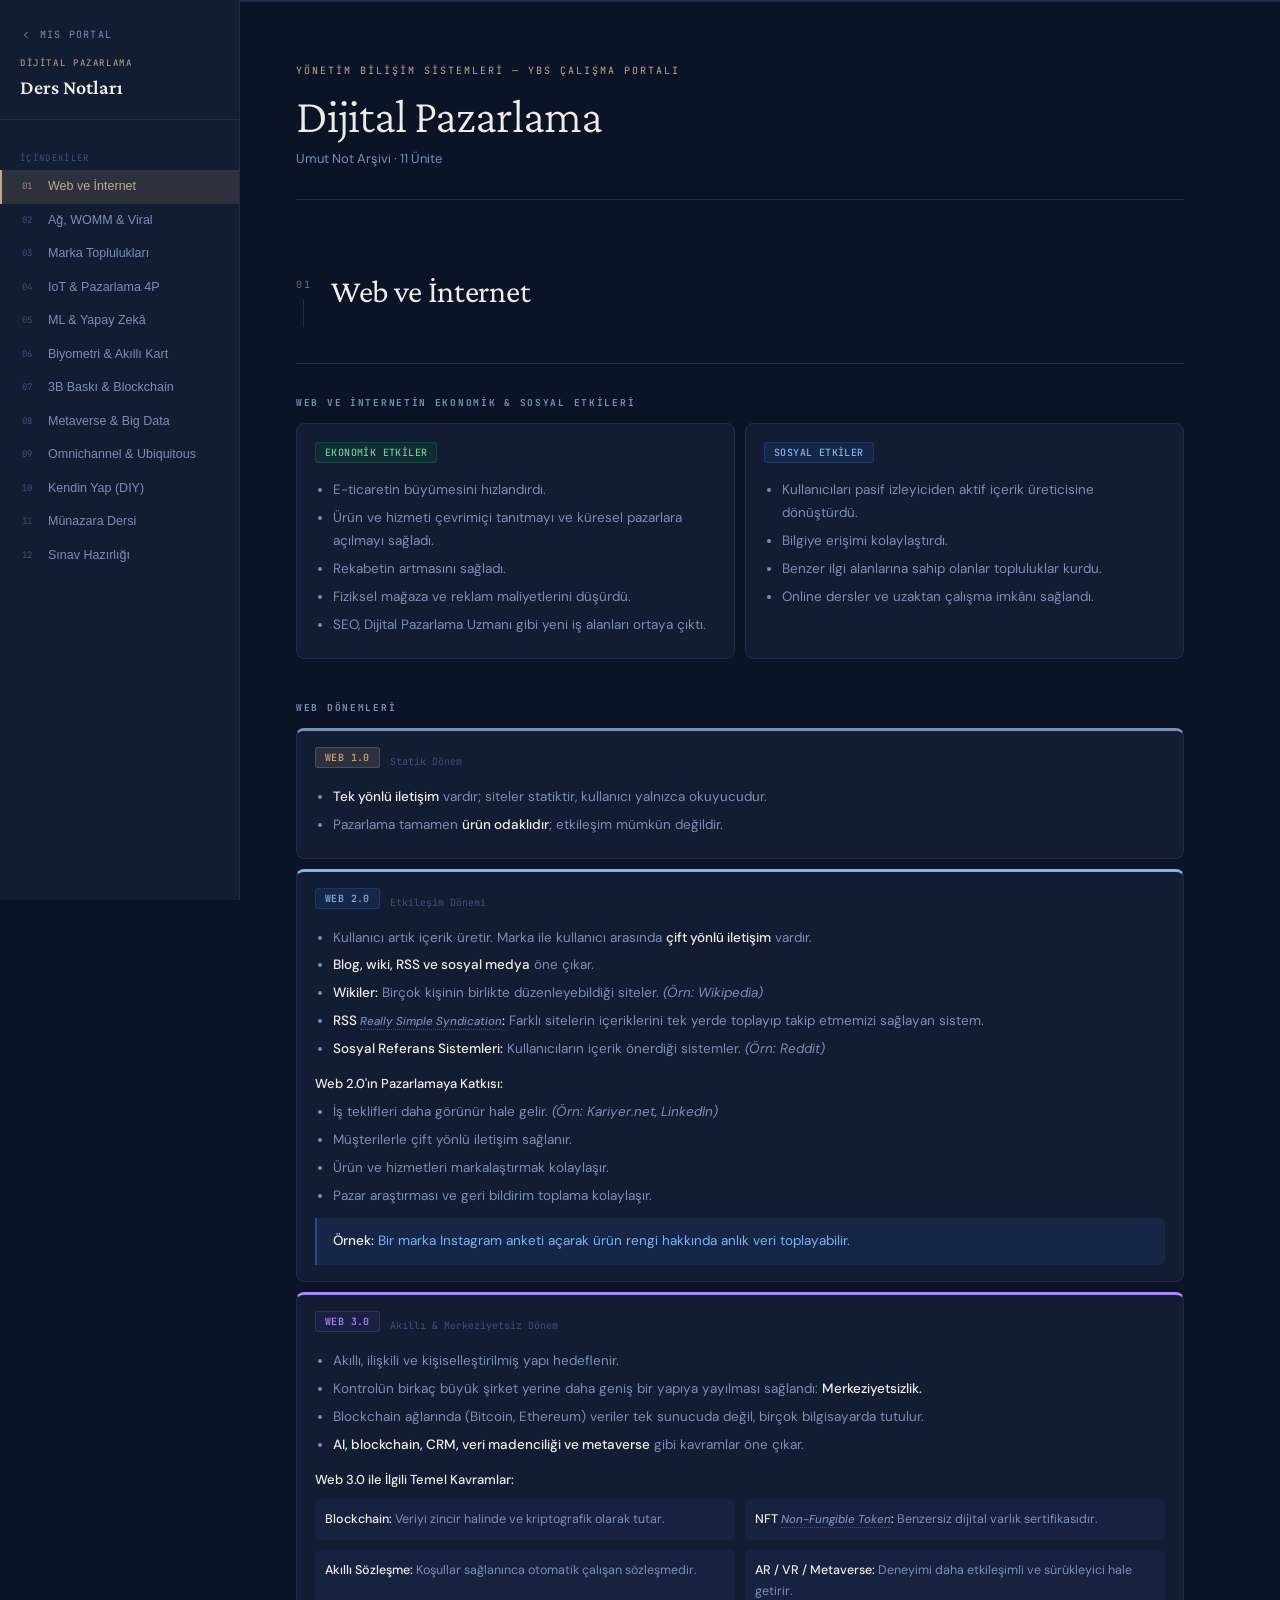
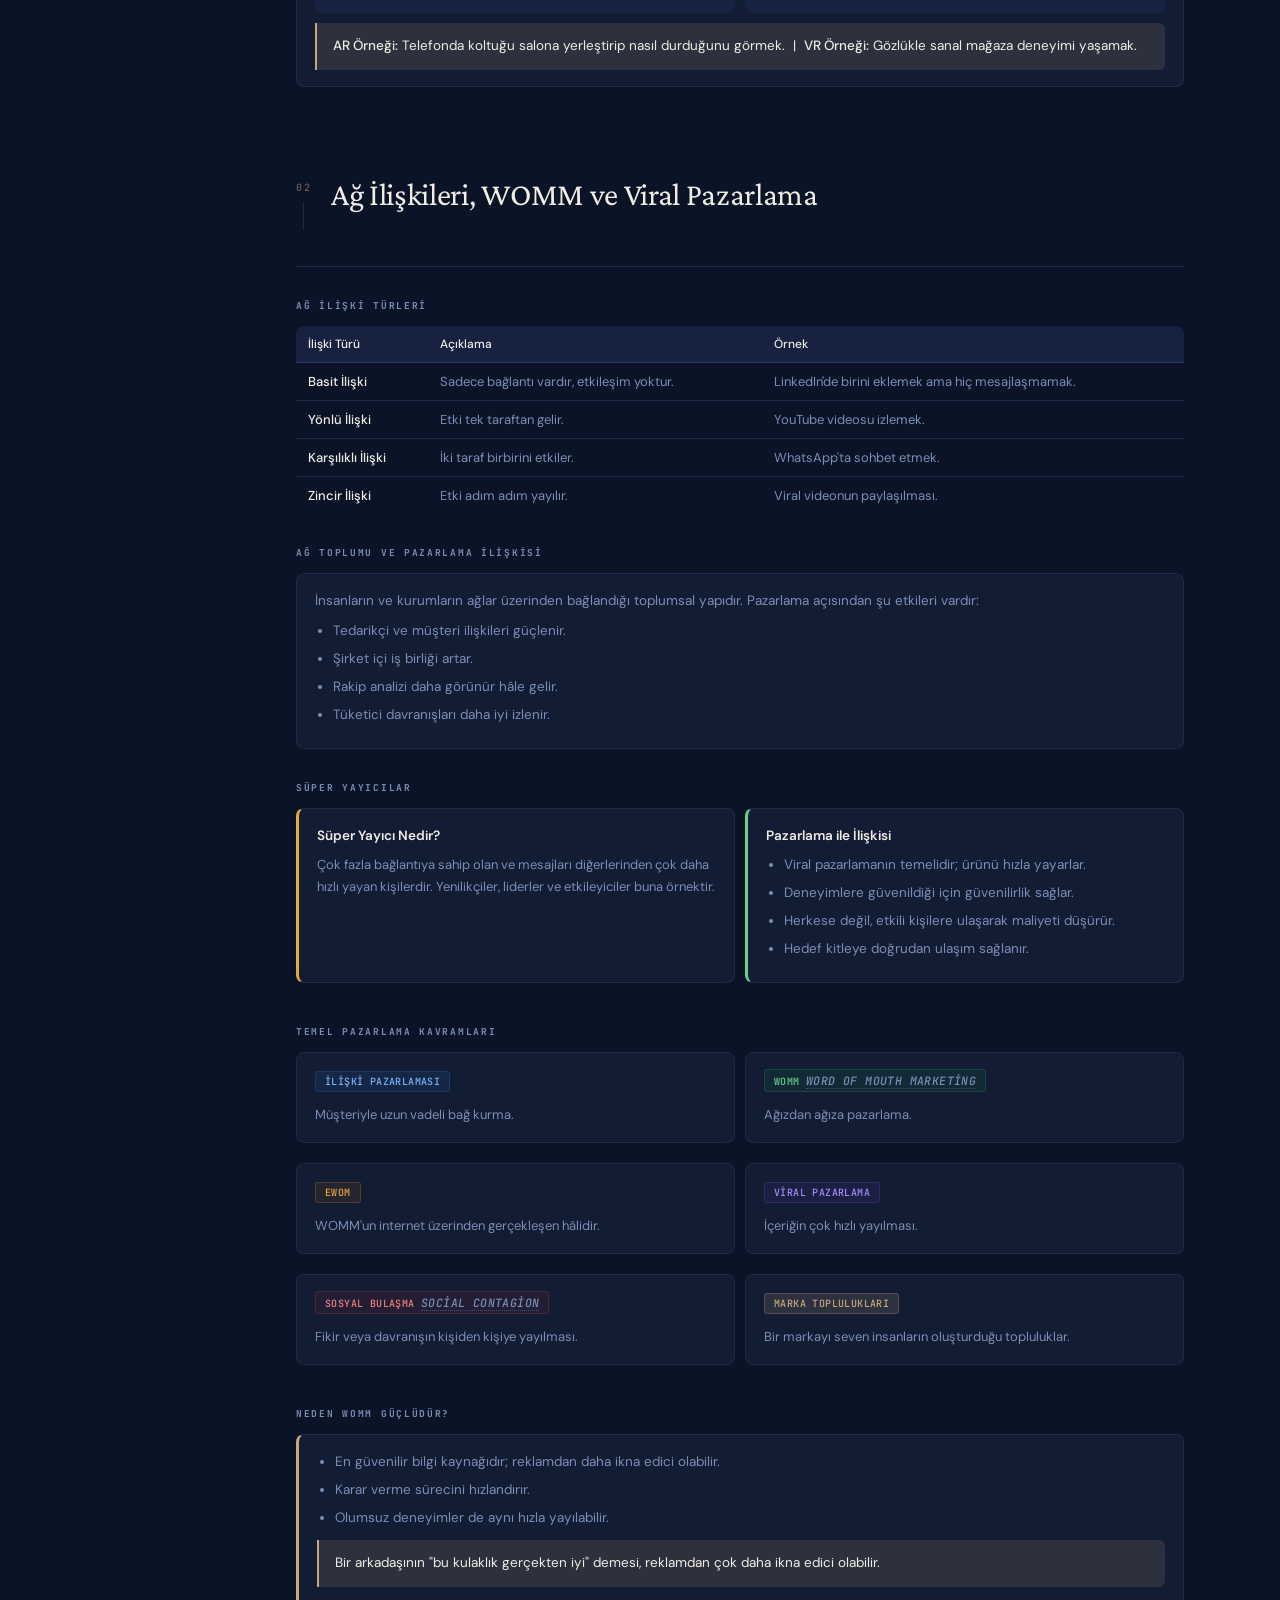
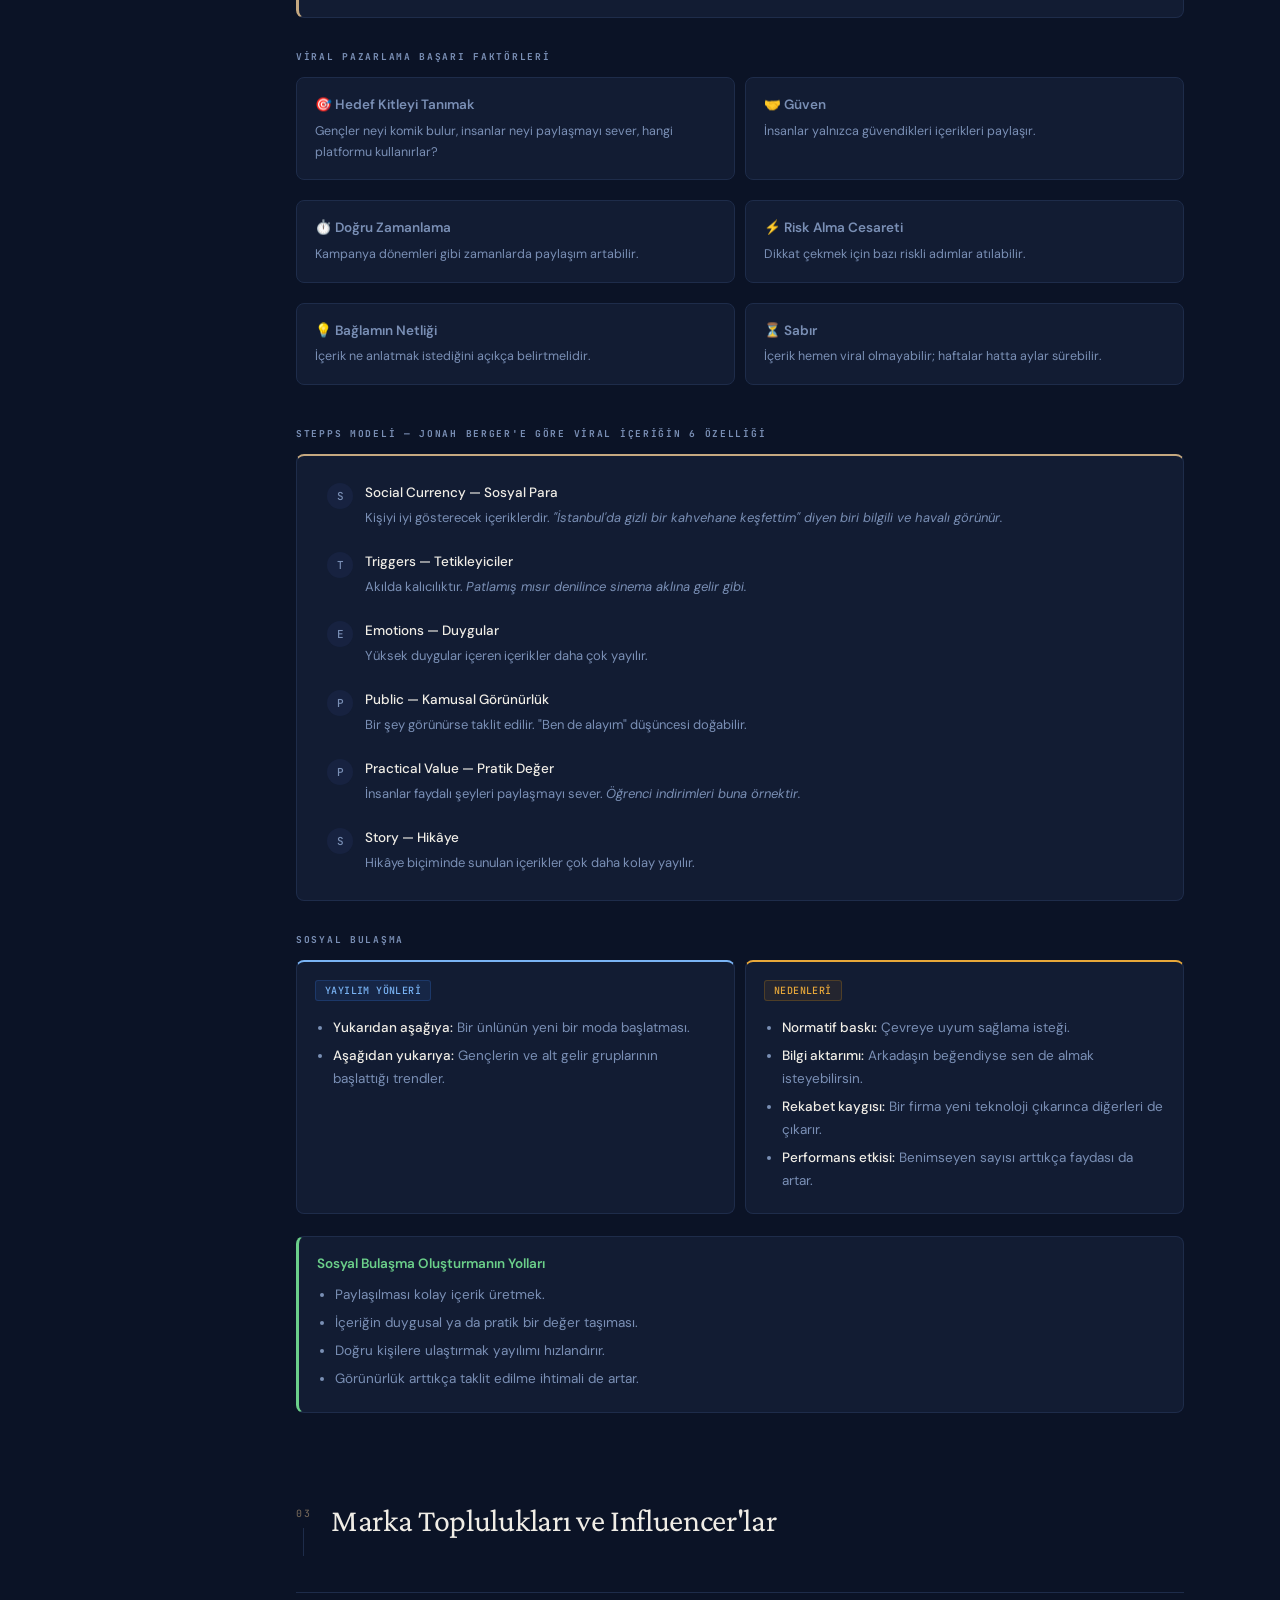
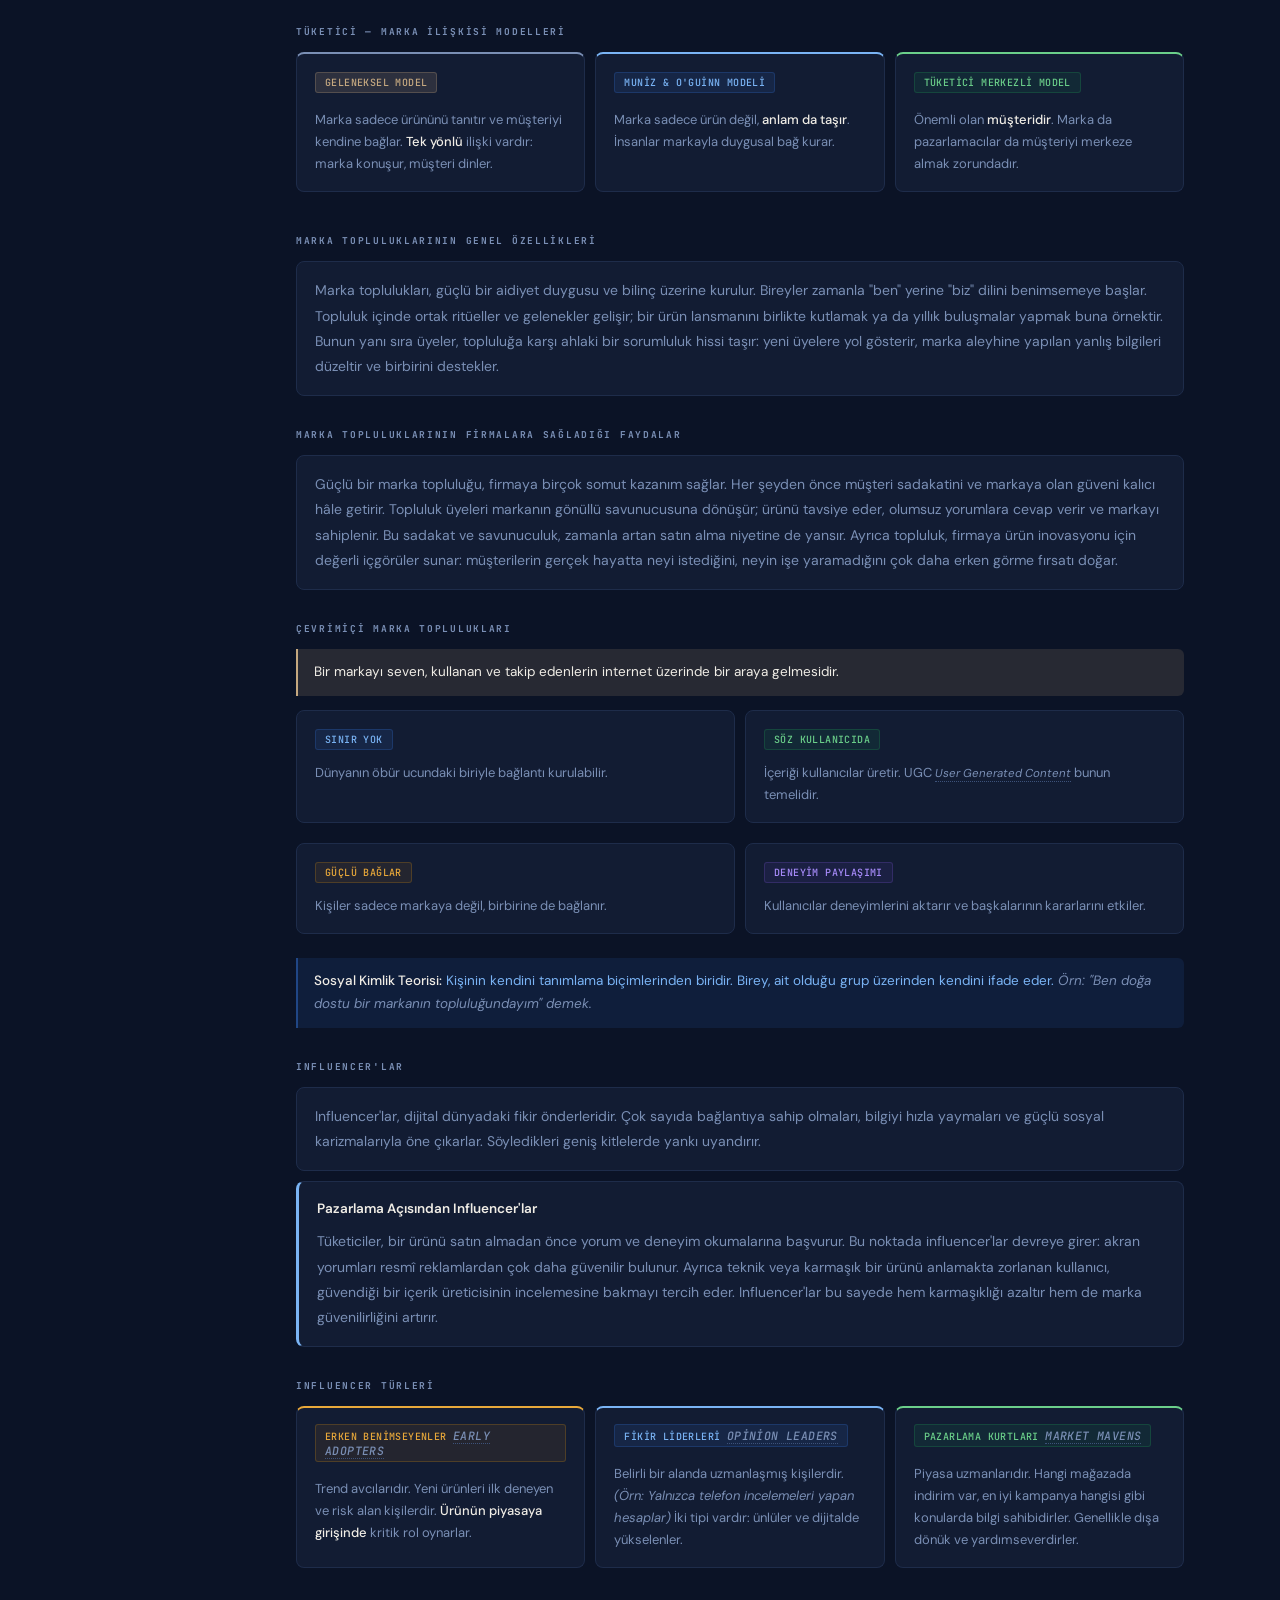
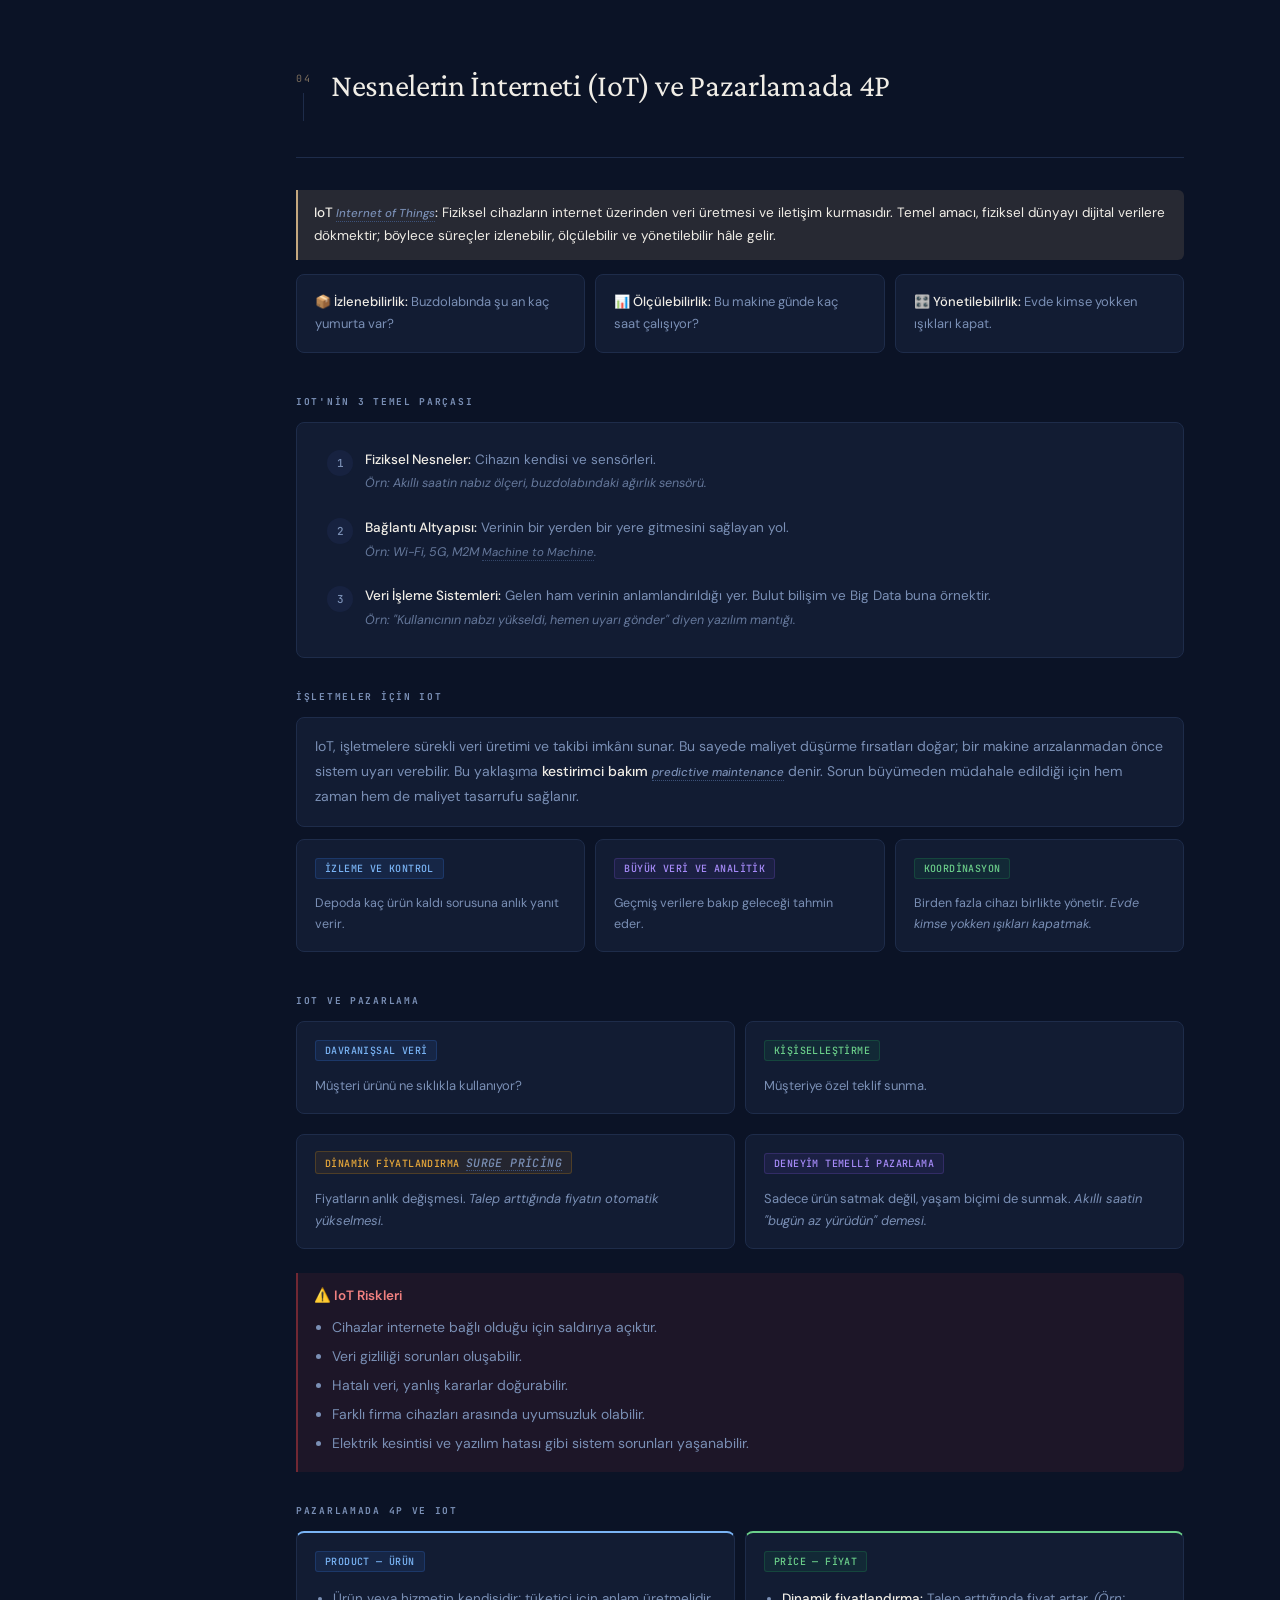
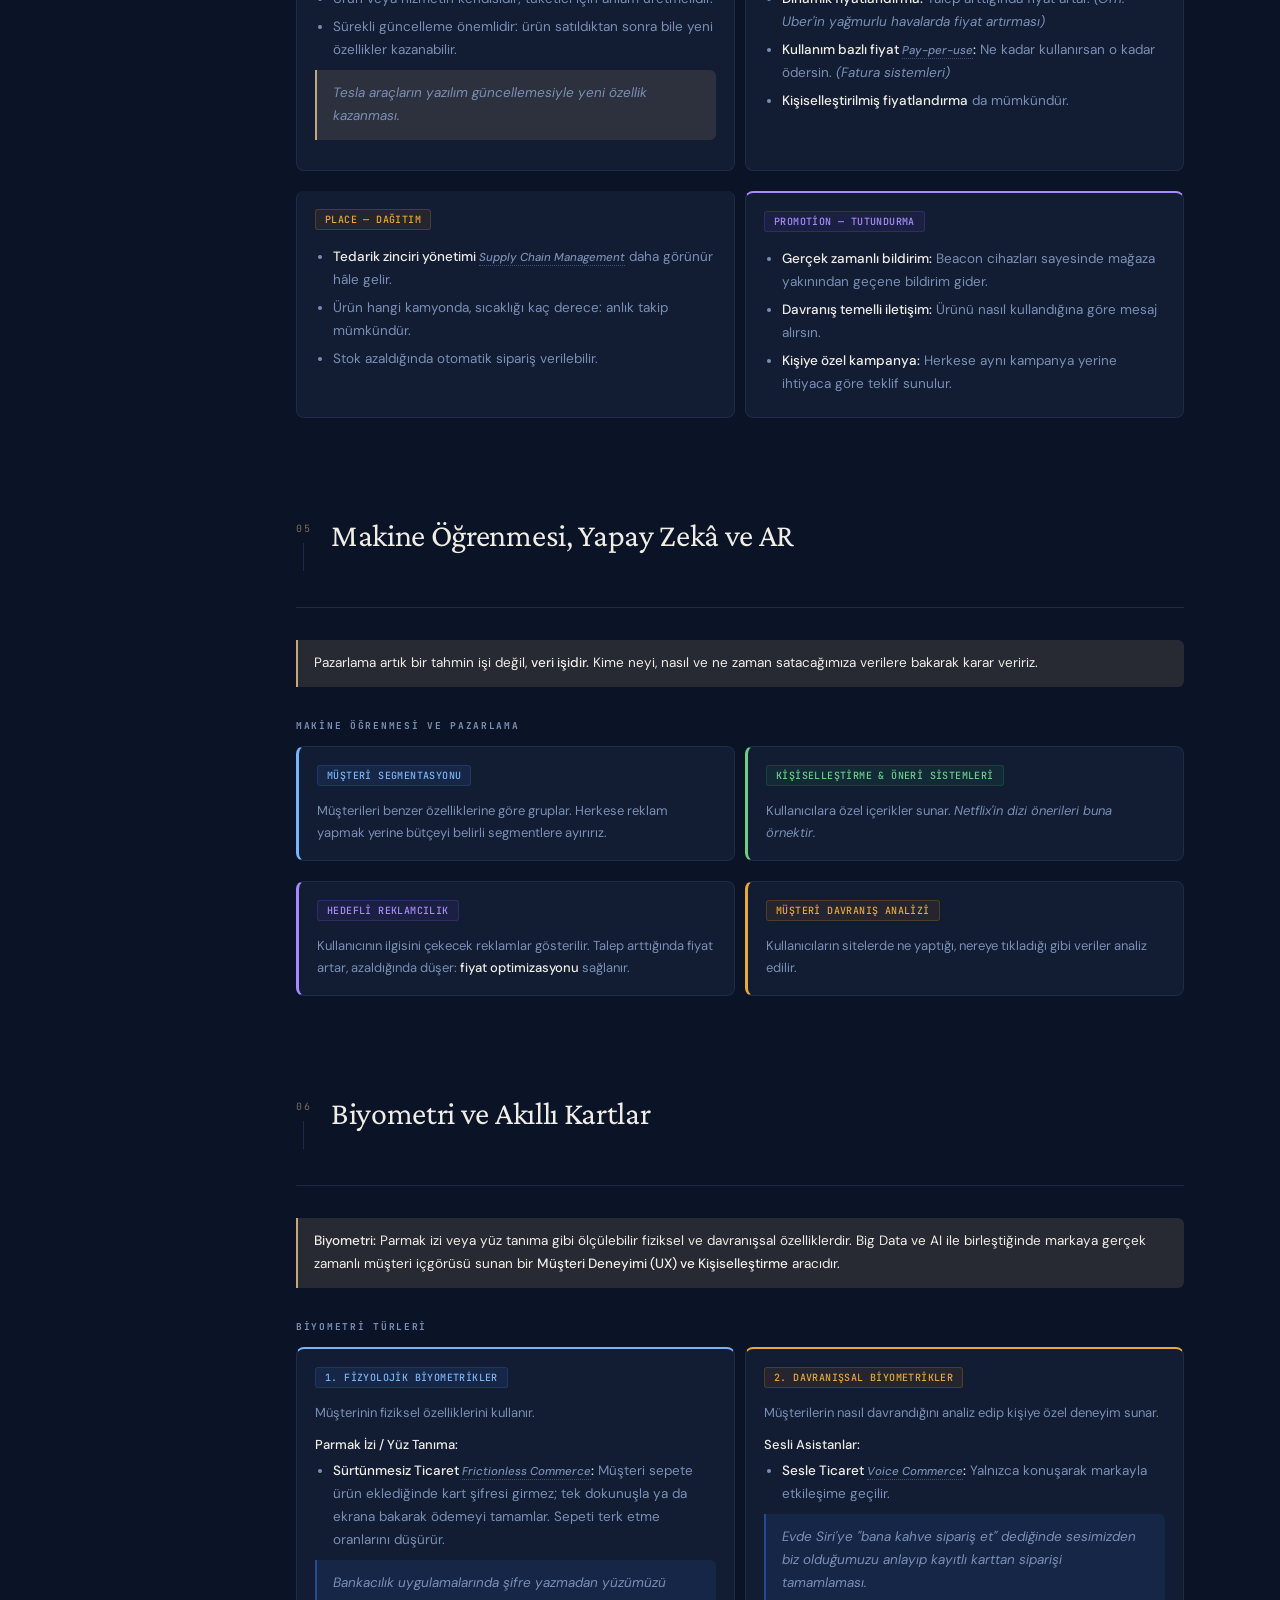
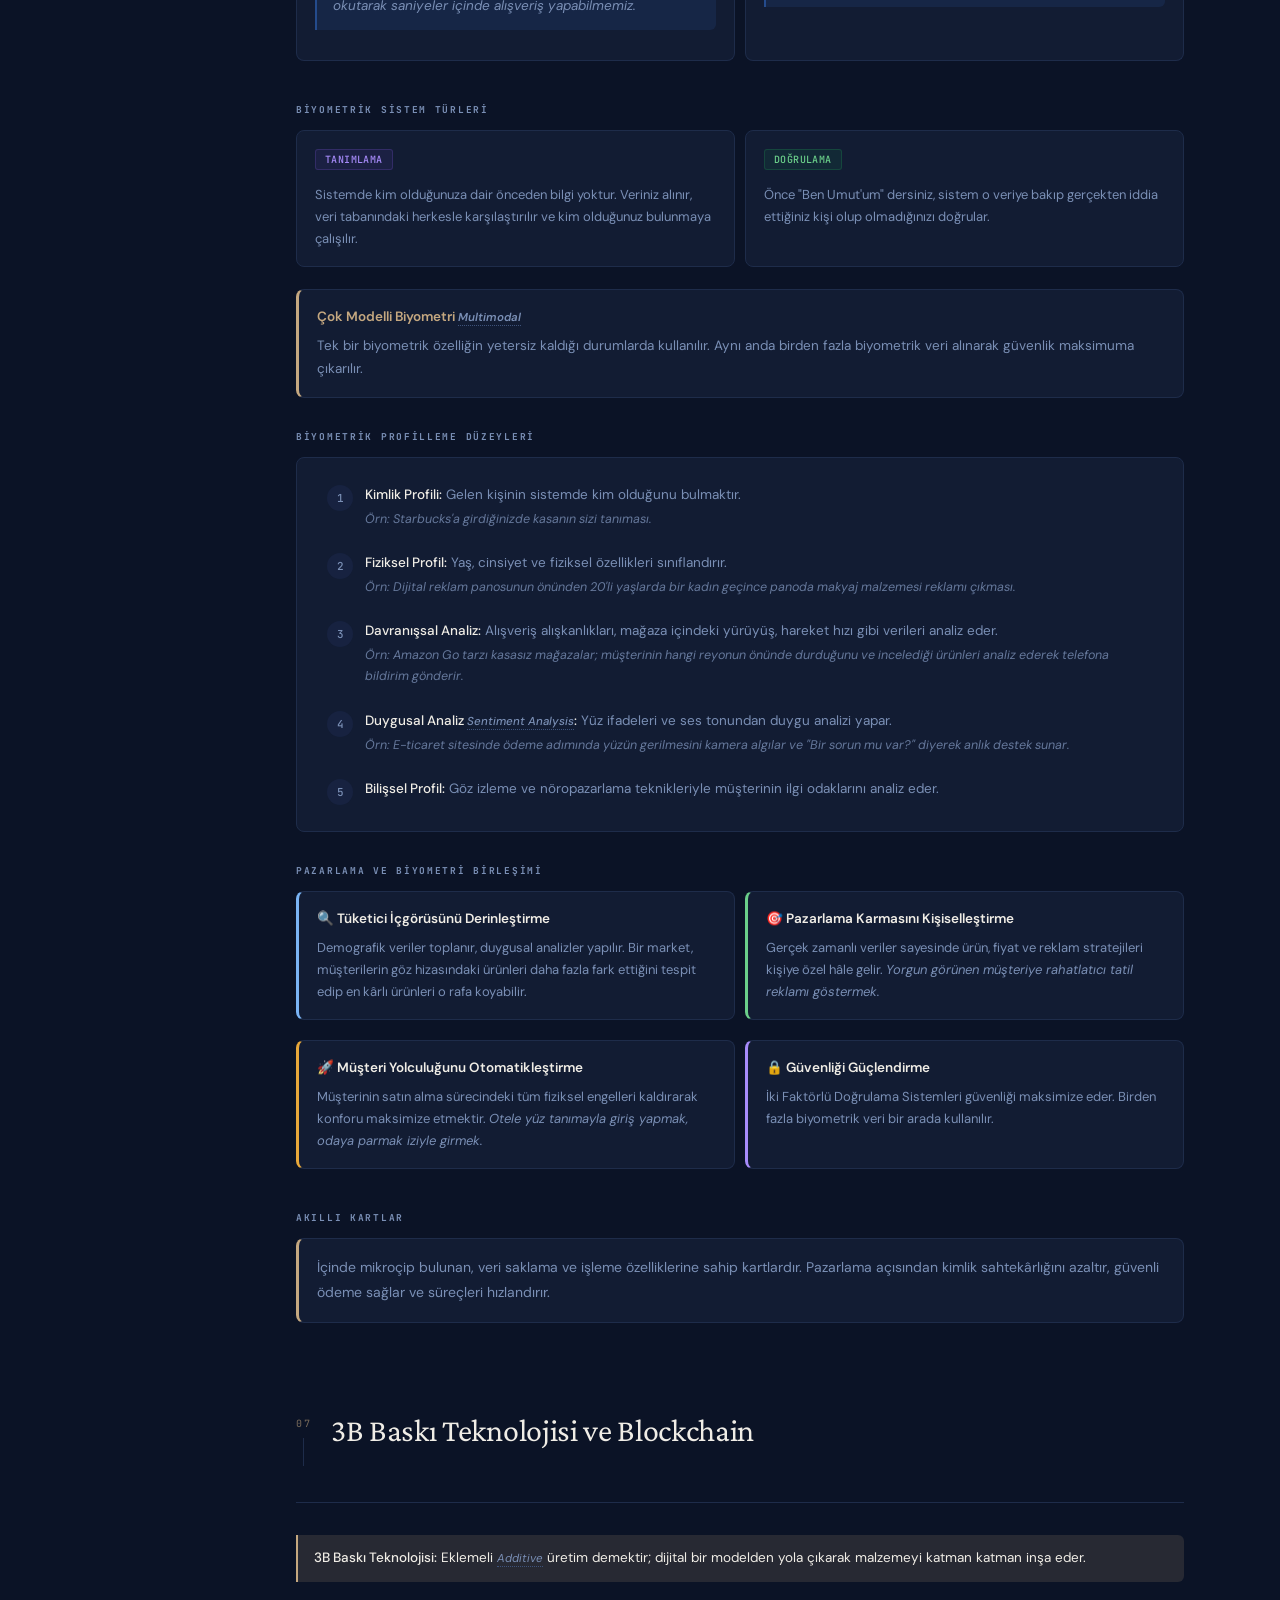
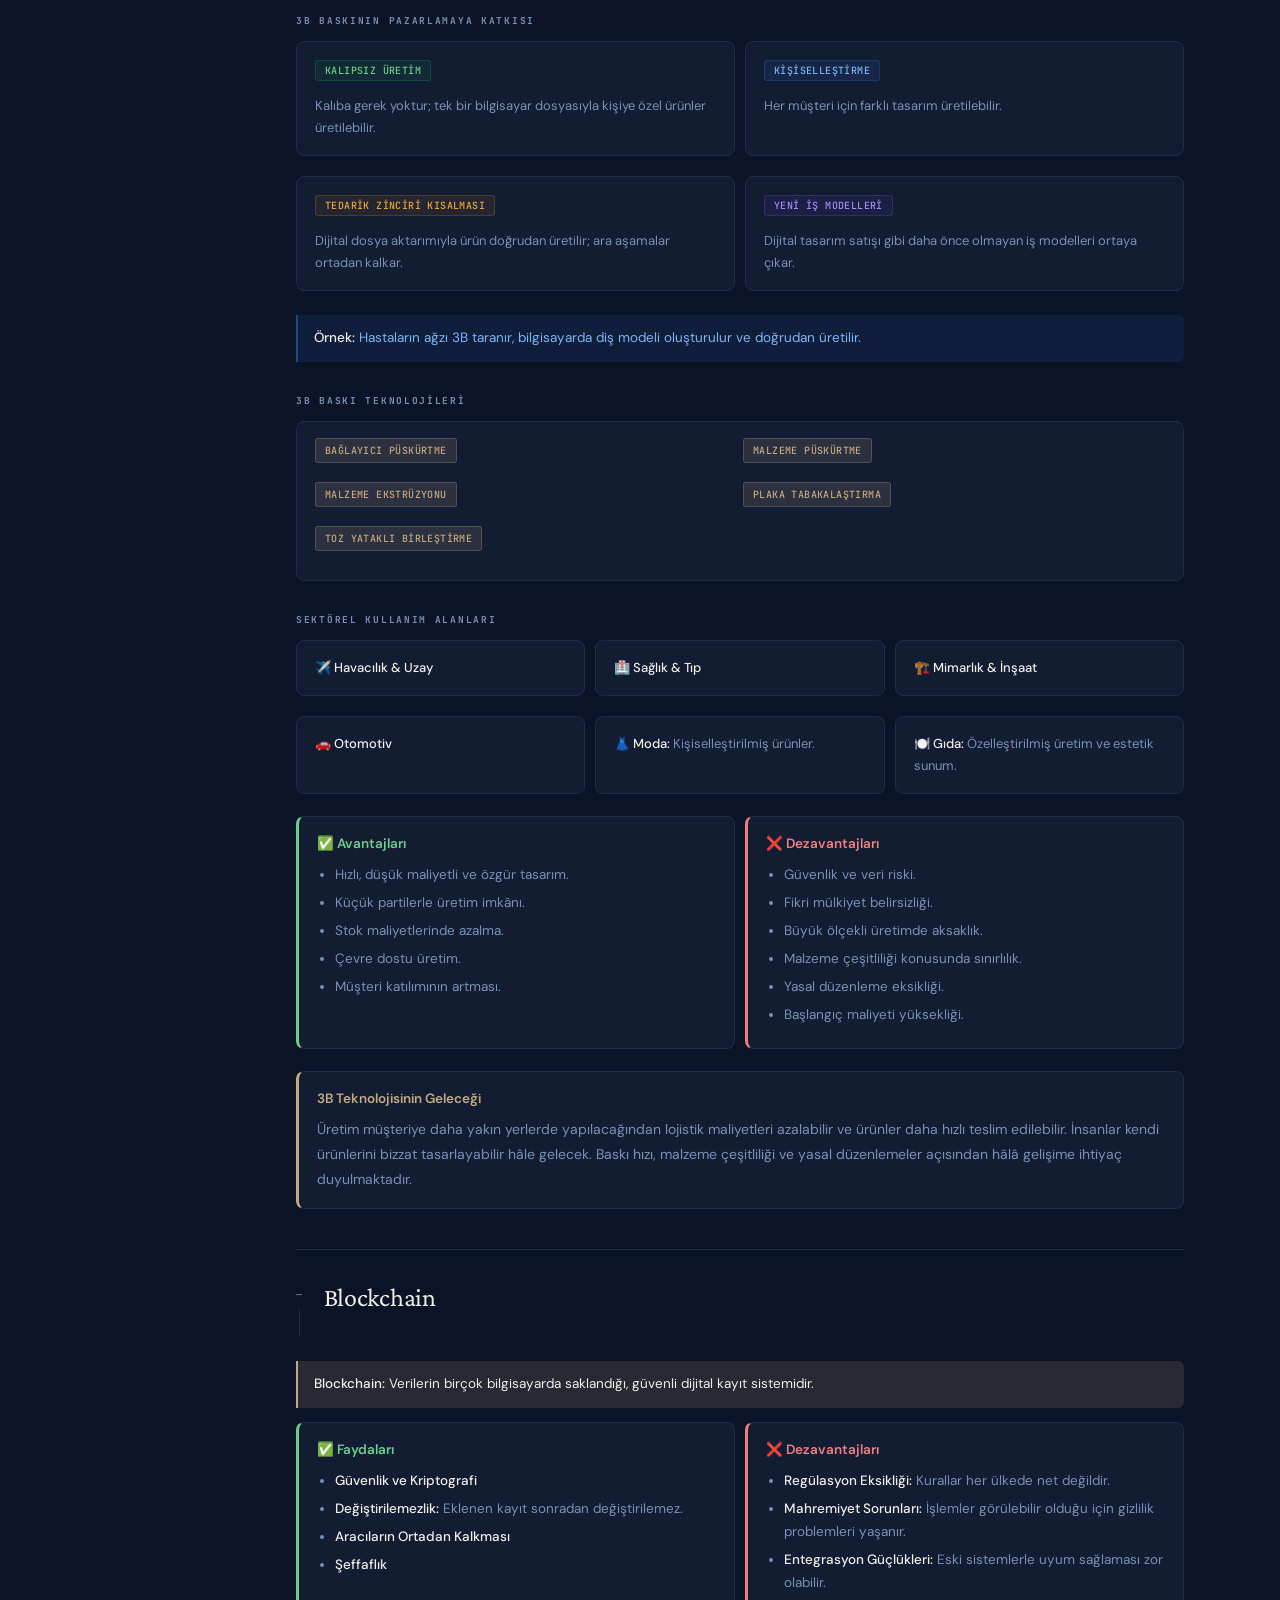
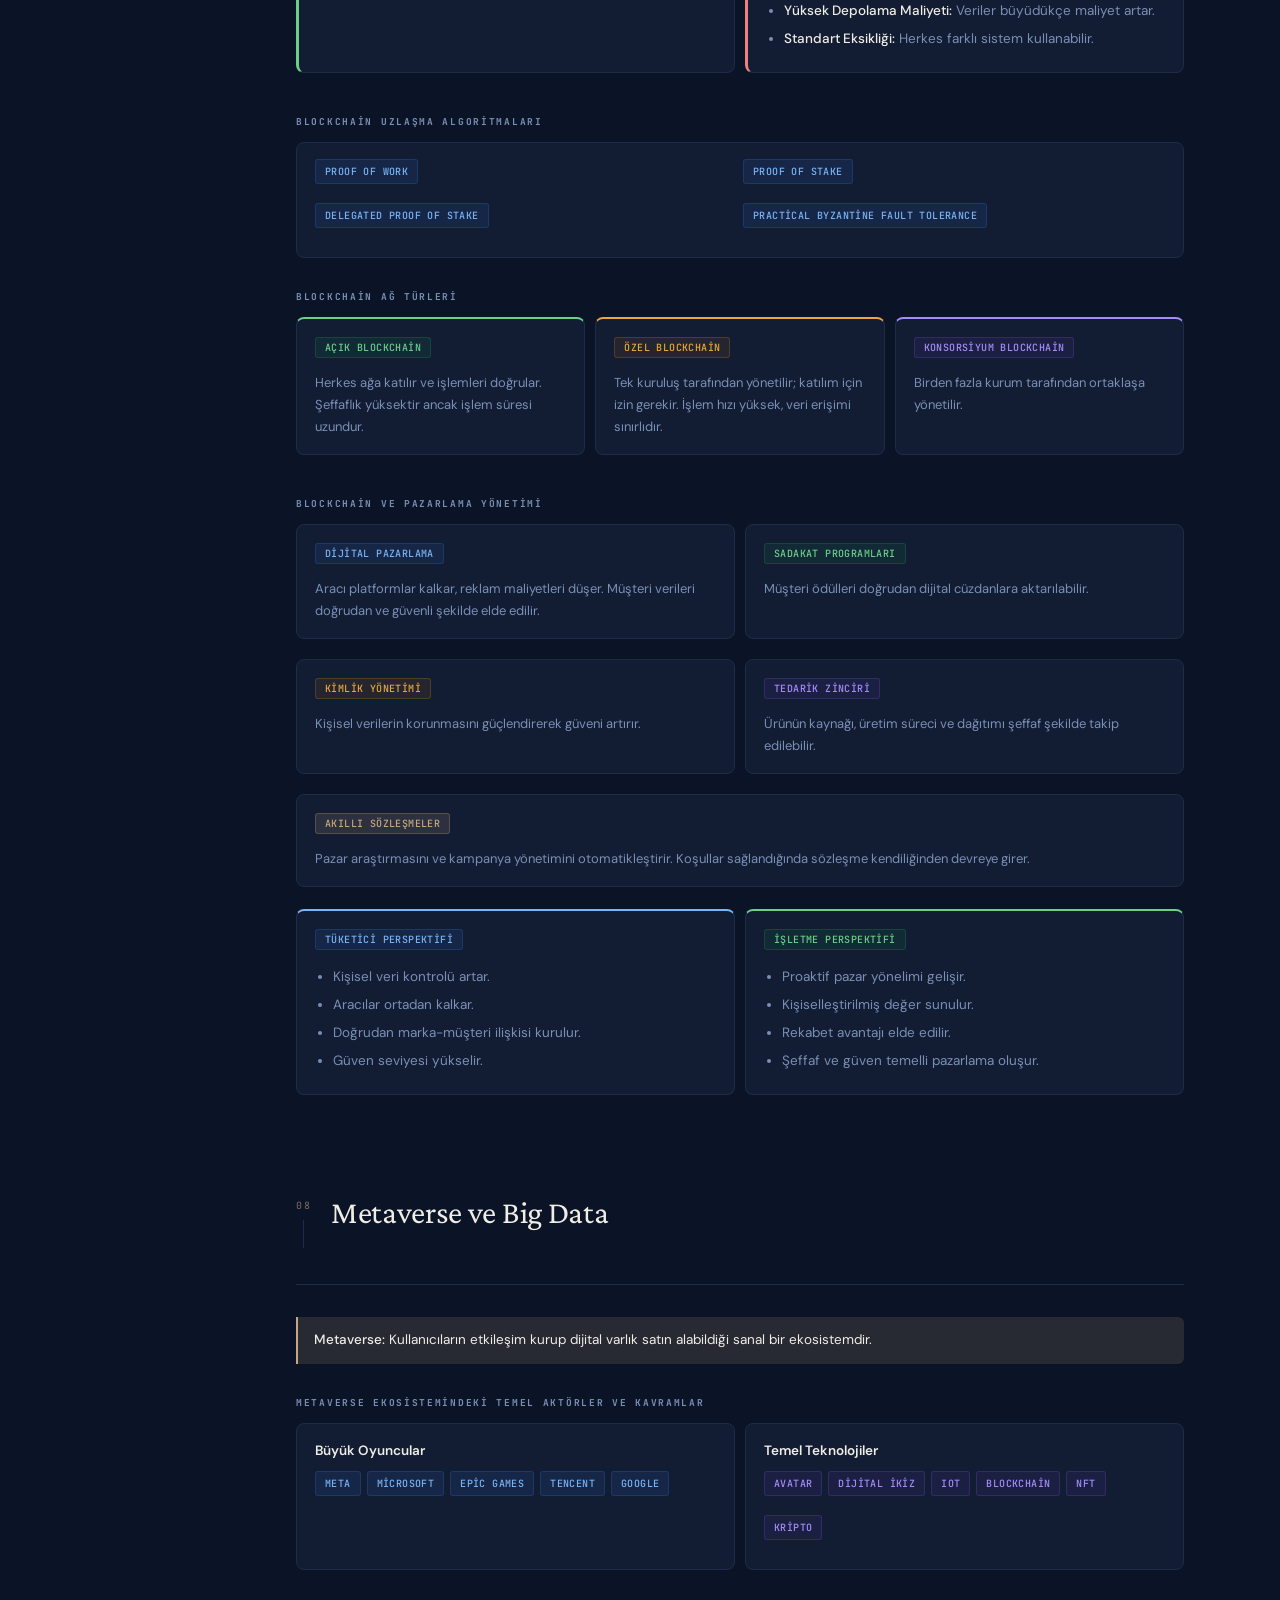
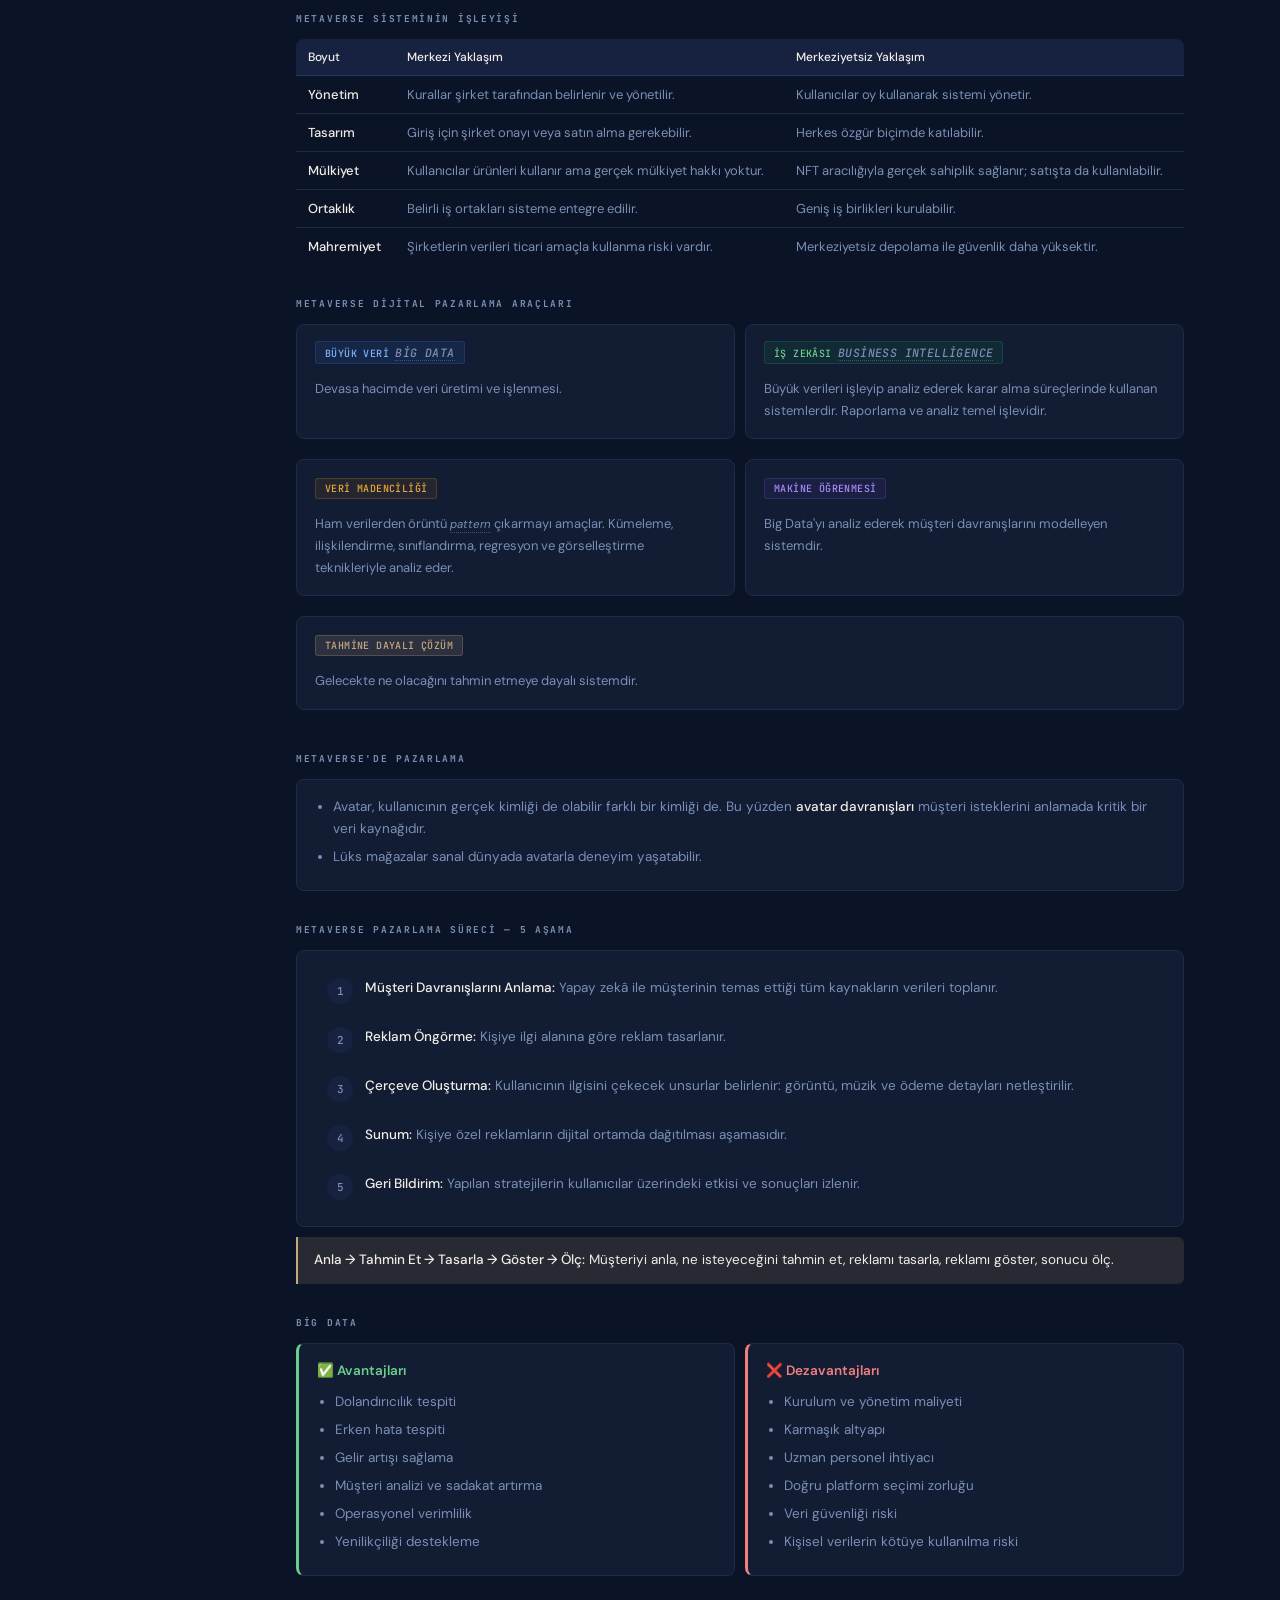
<file: pazarlama.html>
<!DOCTYPE html>
<html lang="tr">
<head>
<meta charset="UTF-8">
<meta name="viewport" content="width=device-width, initial-scale=1.0">
<title>MIS Portal | Dijital Pazarlama</title>
<link href="https://fonts.googleapis.com/css2?family=Crimson+Pro:ital,wght@0,300;0,400;0,600;1,300;1,400&family=JetBrains+Mono:wght@400;500&family=DM+Sans:wght@300;400;500&display=swap" rel="stylesheet">
<style>
*,*::before,*::after{box-sizing:border-box;margin:0;padding:0}
:root {
  --bg: #0b1326;
  --surface: #121c33;
  --surface2: #172240;
  --border: #1e2c4a;
  --border2: #253660;
  --text: #f0ede6;
  --sub: #7a8fb5;
  --muted: #3d527a;
  --accent: #c5a880;
  --accent-dim: rgba(197,168,128,0.15);
  --accent-border: rgba(197,168,128,0.25);
  --info-bg: rgba(59,130,246,0.1);
  --info-text: #7ab4f5;
  --info-border: rgba(59,130,246,0.2);
  --success-bg: rgba(34,197,94,0.08);
  --success-text: #6bcf8a;
  --success-border: rgba(34,197,94,0.18);
  --warn-bg: rgba(245,158,11,0.08);
  --warn-text: #e8a83a;
  --warn-border: rgba(245,158,11,0.2);
  --danger-bg: rgba(239,68,68,0.08);
  --danger-text: #f08080;
  --danger-border: rgba(239,68,68,0.2);
  --purple-bg: rgba(139,92,246,0.08);
  --purple-text: #a78bfa;
  --purple-border: rgba(139,92,246,0.2);
  --sidebar-w: 240px;
}
html { scroll-behavior: smooth; }
body {
  font-family: 'DM Sans', sans-serif;
  background: var(--bg);
  color: var(--text);
  min-height: 100vh;
  -webkit-font-smoothing: antialiased;
}
.layout { display: flex; min-height: 100vh; }
.sidebar {
  width: var(--sidebar-w);
  min-height: 100vh;
  background: var(--surface);
  border-right: 1px solid var(--border);
  position: fixed;
  top: 0; left: 0;
  display: flex;
  flex-direction: column;
  z-index: 100;
  overflow-y: auto;
}
.sidebar::-webkit-scrollbar { width: 3px; }
.sidebar::-webkit-scrollbar-track { background: transparent; }
.sidebar::-webkit-scrollbar-thumb { background: var(--border2); border-radius: 2px; }
.sidebar-header { padding: 28px 20px 20px; border-bottom: 1px solid var(--border); }
.sidebar-back {
  display: flex; align-items: center; gap: 8px;
  text-decoration: none; font-family: 'JetBrains Mono', monospace;
  font-size: 10px; letter-spacing: .12em; color: var(--sub);
  text-transform: uppercase; margin-bottom: 16px; transition: color .2s;
}
.sidebar-back:hover { color: var(--accent); }
.sidebar-course { font-family: 'JetBrains Mono', monospace; font-size: 9px; letter-spacing: .18em; color: var(--accent); text-transform: uppercase; margin-bottom: 6px; }
.sidebar-title { font-family: 'Crimson Pro', serif; font-size: 20px; font-weight: 600; color: var(--text); line-height: 1.2; }
.sidebar-nav { padding: 16px 0 24px; flex: 1; }
.nav-section-label { font-family: 'JetBrains Mono', monospace; font-size: 9px; letter-spacing: .15em; color: var(--muted); text-transform: uppercase; padding: 0 20px; margin: 16px 0 6px; }
.nav-item {
  display: flex; align-items: center; gap: 10px; padding: 8px 20px;
  text-decoration: none; font-size: 12.5px; font-weight: 400; color: var(--sub);
  transition: all .2s; border-left: 2px solid transparent; cursor: pointer;
  background: none; border-right: none; border-top: none; border-bottom: none;
  width: 100%; text-align: left; line-height: 1.4;
}
.nav-item:hover { color: var(--text); background: rgba(255,255,255,0.03); }
.nav-item.active { color: var(--accent); border-left-color: var(--accent); background: var(--accent-dim); }
.nav-item-num { font-family: 'JetBrains Mono', monospace; font-size: 9px; color: var(--muted); flex-shrink: 0; width: 16px; }
.nav-item.active .nav-item-num { color: var(--accent); opacity: .7; }
.main { margin-left: var(--sidebar-w); flex: 1; padding: 64px 56px 120px; max-width: calc(760px + var(--sidebar-w)); width: 100%; }
.page-header { margin-bottom: 72px; padding-bottom: 32px; border-bottom: 1px solid var(--border); }
.page-label { font-family: 'JetBrains Mono', monospace; font-size: 10px; letter-spacing: .2em; color: var(--accent); text-transform: uppercase; margin-bottom: 12px; }
.page-title { font-family: 'Crimson Pro', serif; font-size: 48px; font-weight: 300; color: var(--text); letter-spacing: -.02em; margin-bottom: 8px; }
.page-sub { font-size: 13px; color: var(--sub); }
.unit { margin-bottom: 88px; scroll-margin-top: 40px; animation: fadeUp .5s ease both; }
.unit-header { display: flex; align-items: flex-start; gap: 20px; margin-bottom: 36px; }
.unit-num-block { flex-shrink: 0; display: flex; flex-direction: column; align-items: center; padding-top: 6px; }
.unit-num { font-family: 'JetBrains Mono', monospace; font-size: 10px; letter-spacing: .15em; color: var(--accent); opacity: .6; }
.unit-line { width: 1px; height: 28px; background: var(--border); margin-top: 8px; }
.unit-title { font-family: 'Crimson Pro', serif; font-size: 32px; font-weight: 400; color: var(--text); letter-spacing: -.01em; line-height: 1.2; margin-bottom: 4px; }
.unit-divider { height: 1px; background: var(--border); margin-bottom: 32px; }
h3 { font-family: 'JetBrains Mono', monospace; font-size: 9.5px; letter-spacing: .18em; color: var(--sub); text-transform: uppercase; margin: 32px 0 14px; }
p, li { font-size: 14px; line-height: 1.7; color: var(--sub); }
ul { padding-left: 18px; }
li { margin-bottom: 5px; }
strong { color: var(--text); font-weight: 500; }
em { color: var(--sub); font-style: italic; }
.card { background: var(--surface); border: 1px solid var(--border); border-radius: 8px; padding: 16px 18px; margin-bottom: 10px; }
.card p, .card li { font-size: 13.5px; }
.grid2 { display: grid; grid-template-columns: 1fr 1fr; gap: 10px; margin-bottom: 12px; }
.grid3 { display: grid; grid-template-columns: 1fr 1fr 1fr; gap: 10px; margin-bottom: 12px; }
.highlight-box { border-left: 2px solid var(--accent); padding: 12px 16px; background: var(--accent-dim); border-radius: 0 6px 6px 0; margin: 14px 0; }
.highlight-box p { color: var(--text); font-size: 13.5px; margin: 0; }
.info-box { border-left: 2px solid rgba(59,130,246,0.4); padding: 12px 16px; background: var(--info-bg); border-radius: 0 6px 6px 0; margin: 14px 0; }
.info-box p { color: var(--info-text); font-size: 13.5px; margin: 0; }
.danger-box { border-left: 2px solid rgba(239,68,68,0.4); padding: 12px 16px; background: var(--danger-bg); border-radius: 0 6px 6px 0; margin: 14px 0; }
.danger-box p { color: var(--danger-text); font-size: 13.5px; margin: 0; }
.success-box { border-left: 2px solid rgba(34,197,94,0.4); padding: 12px 16px; background: var(--success-bg); border-radius: 0 6px 6px 0; margin: 14px 0; }
.success-box p { color: var(--success-text); font-size: 13.5px; margin: 0; }
.badge { display: inline-block; font-size: 10px; font-weight: 500; font-family: 'JetBrains Mono', monospace; padding: 3px 9px; border-radius: 3px; letter-spacing: .04em; text-transform: uppercase; margin-bottom: 8px; }
.b-blue { background: var(--info-bg); color: var(--info-text); border: 1px solid var(--info-border); }
.b-green { background: var(--success-bg); color: var(--success-text); border: 1px solid var(--success-border); }
.b-amber { background: var(--warn-bg); color: var(--warn-text); border: 1px solid var(--warn-border); }
.b-red { background: var(--danger-bg); color: var(--danger-text); border: 1px solid var(--danger-border); }
.b-purple { background: var(--purple-bg); color: var(--purple-text); border: 1px solid var(--purple-border); }
.b-accent { background: var(--accent-dim); color: var(--accent); border: 1px solid var(--accent-border); }
.step-list { display: flex; flex-direction: column; gap: 2px; }
.step-item { display: flex; align-items: flex-start; gap: 12px; padding: 10px 12px; border-radius: 6px; }
.step-item:hover { background: var(--surface2); }
.step-num {
  min-width: 26px; height: 26px; border-radius: 50%;
  display: flex; align-items: center; justify-content: center;
  font-size: 11px; font-weight: 500; font-family: 'JetBrains Mono', monospace;
  background: var(--surface2); color: var(--sub); flex-shrink: 0; margin-top: 1px;
}
table { width: 100%; border-collapse: collapse; font-size: 13px; margin: 12px 0; border-radius: 8px; overflow: hidden; }
th { text-align: left; padding: 10px 12px; background: var(--surface2); font-weight: 500; color: var(--text); font-size: 12px; border-bottom: 1px solid var(--border2); }
td { padding: 10px 12px; border-bottom: 1px solid var(--border); color: var(--sub); font-size: 13px; vertical-align: top; }
tr:last-child td { border-bottom: none; }
.progress-bar { position: fixed; top: 0; left: var(--sidebar-w); right: 0; height: 2px; background: var(--border); z-index: 200; }
.progress-fill { height: 100%; background: var(--accent); width: 0%; transition: width .1s; }
.mobile-toggle {
  display: none; position: fixed; top: 16px; left: 16px; width: 40px; height: 40px;
  background: var(--surface); border: 1px solid var(--border); border-radius: 8px;
  align-items: center; justify-content: center; cursor: pointer; z-index: 200; color: var(--text);
}
.eng-term { color: var(--sub); font-size: 11.5px; border-bottom: 1px dotted var(--muted); cursor: help; font-style: italic; }
@media(max-width: 768px) {
  .sidebar { transform: translateX(-100%); transition: transform .3s cubic-bezier(0.16,1,0.3,1); }
  .sidebar.open { transform: translateX(0); }
  .main { margin-left: 0; padding: 48px 20px 80px; padding-top: 72px; }
  .mobile-toggle { display: flex; }
  .page-title { font-size: 34px; }
  .grid2 { grid-template-columns: 1fr; }
  .grid3 { grid-template-columns: 1fr; }
  .progress-bar { left: 0; }
}
@keyframes fadeUp {
  from { opacity: 0; transform: translateY(12px); }
  to { opacity: 1; transform: translateY(0); }
}
</style>
</head>
<body>

<div class="progress-bar"><div class="progress-fill" id="progressFill"></div></div>

<button class="mobile-toggle" onclick="toggleSidebar()" aria-label="Menü">
  <svg width="18" height="18" viewBox="0 0 24 24" fill="none" stroke="currentColor" stroke-width="2"><line x1="3" y1="6" x2="21" y2="6"/><line x1="3" y1="12" x2="21" y2="12"/><line x1="3" y1="18" x2="21" y2="18"/></svg>
</button>

<div class="layout">

<!-- ── SIDEBAR ── -->
<aside class="sidebar" id="sidebar">
  <div class="sidebar-header">
    <a href="index.html" class="sidebar-back">
      <svg width="12" height="12" viewBox="0 0 24 24" fill="none" stroke="currentColor" stroke-width="2"><polyline points="15 18 9 12 15 6"/></svg>
      MIS Portal
    </a>
    <div class="sidebar-course">Dijital Pazarlama</div>
    <div class="sidebar-title">Ders Notları</div>
  </div>

  <nav class="sidebar-nav">
    <div class="nav-section-label">İçindekiler</div>
    <button class="nav-item active" onclick="goToSection('web-internet')"><span class="nav-item-num">01</span>Web ve İnternet</button>
    <button class="nav-item" onclick="goToSection('ag-womm')"><span class="nav-item-num">02</span>Ağ, WOMM & Viral</button>
    <button class="nav-item" onclick="goToSection('marka-topluluk')"><span class="nav-item-num">03</span>Marka Toplulukları</button>
    <button class="nav-item" onclick="goToSection('iot')"><span class="nav-item-num">04</span>IoT & Pazarlama 4P</button>
    <button class="nav-item" onclick="goToSection('ml-ai')"><span class="nav-item-num">05</span>ML & Yapay Zekâ</button>
    <button class="nav-item" onclick="goToSection('biyometri')"><span class="nav-item-num">06</span>Biyometri & Akıllı Kart</button>
    <button class="nav-item" onclick="goToSection('3b-blockchain')"><span class="nav-item-num">07</span>3B Baskı & Blockchain</button>
    <button class="nav-item" onclick="goToSection('metaverse')"><span class="nav-item-num">08</span>Metaverse & Big Data</button>
    <button class="nav-item" onclick="goToSection('omnichannel')"><span class="nav-item-num">09</span>Omnichannel & Ubiquitous</button>
    <button class="nav-item" onclick="goToSection('diy')"><span class="nav-item-num">10</span>Kendin Yap (DIY)</button>
    <button class="nav-item" onclick="goToSection('munazara')"><span class="nav-item-num">11</span>Münazara Dersi</button>
  <button class="nav-item" onclick="goToSection('sinav-hazirlik')"><span class="nav-item-num">12</span>Sınav Hazırlığı</button>
  </nav>
</aside>

<!-- ── MAIN CONTENT ── -->
<main class="main">

  <div class="page-header">
    <div class="page-label">Yönetim Bilişim Sistemleri — YBS Çalışma Portalı</div>
    <div class="page-title">Dijital Pazarlama</div>
    <div class="page-sub">Umut Not Arşivi · 11 Ünite</div>
  </div>

  <!-- ══════════════════════════════════════════
       ÜNİTE 1: WEB VE İNTERNET
  ══════════════════════════════════════════ -->
  <section class="unit" id="web-internet">
    <div class="unit-header">
      <div class="unit-num-block">
        <span class="unit-num">01</span>
        <div class="unit-line"></div>
      </div>
      <div>
        <h2 class="unit-title">Web ve İnternet</h2>
      </div>
    </div>
    <div class="unit-divider"></div>

    <h3>Web ve İnternetin Ekonomik & Sosyal Etkileri</h3>
    <div class="grid2">
      <div class="card">
        <span class="badge b-green">Ekonomik Etkiler</span>
        <ul style="margin-top:8px">
          <li>E-ticaretin büyümesini hızlandırdı.</li>
          <li>Ürün ve hizmeti çevrimiçi tanıtmayı ve küresel pazarlara açılmayı sağladı.</li>
          <li>Rekabetin artmasını sağladı.</li>
          <li>Fiziksel mağaza ve reklam maliyetlerini düşürdü.</li>
          <li>SEO, Dijital Pazarlama Uzmanı gibi yeni iş alanları ortaya çıktı.</li>
        </ul>
      </div>
      <div class="card">
        <span class="badge b-blue">Sosyal Etkiler</span>
        <ul style="margin-top:8px">
          <li>Kullanıcıları pasif izleyiciden aktif içerik üreticisine dönüştürdü.</li>
          <li>Bilgiye erişimi kolaylaştırdı.</li>
          <li>Benzer ilgi alanlarına sahip olanlar topluluklar kurdu.</li>
          <li>Online dersler ve uzaktan çalışma imkânı sağlandı.</li>
        </ul>
      </div>
    </div>

    <h3>Web Dönemleri</h3>

    <div class="card" style="border-top: 3px solid var(--sub); margin-bottom:10px">
      <div style="display:flex; align-items:center; gap:10px; margin-bottom:10px">
        <span class="badge b-accent">Web 1.0</span>
        <span style="font-family:'JetBrains Mono',monospace; font-size:10px; color:var(--muted)">Statik Dönem</span>
      </div>
      <ul style="font-size:13.5px">
        <li><strong>Tek yönlü iletişim</strong> vardır; siteler statiktir, kullanıcı yalnızca okuyucudur.</li>
        <li>Pazarlama tamamen <strong>ürün odaklıdır</strong>; etkileşim mümkün değildir.</li>
      </ul>
    </div>

    <div class="card" style="border-top: 3px solid var(--info-text); margin-bottom:10px">
      <div style="display:flex; align-items:center; gap:10px; margin-bottom:10px">
        <span class="badge b-blue">Web 2.0</span>
        <span style="font-family:'JetBrains Mono',monospace; font-size:10px; color:var(--muted)">Etkileşim Dönemi</span>
      </div>
      <ul style="font-size:13.5px; margin-bottom:12px">
        <li>Kullanıcı artık içerik üretir. Marka ile kullanıcı arasında <strong>çift yönlü iletişim</strong> vardır.</li>
        <li><strong>Blog, wiki, RSS ve sosyal medya</strong> öne çıkar.</li>
        <li><strong>Wikiler:</strong> Birçok kişinin birlikte düzenleyebildiği siteler. <em>(Örn: Wikipedia)</em></li>
        <li><strong>RSS <span class="eng-term">Really Simple Syndication</span>:</strong> Farklı sitelerin içeriklerini tek yerde toplayıp takip etmemizi sağlayan sistem.</li>
        <li><strong>Sosyal Referans Sistemleri:</strong> Kullanıcıların içerik önerdiği sistemler. <em>(Örn: Reddit)</em></li>
      </ul>
      <p style="font-size:13px; font-weight:500; color:var(--text); margin-bottom:6px">Web 2.0'ın Pazarlamaya Katkısı:</p>
      <ul style="font-size:13px">
        <li>İş teklifleri daha görünür hale gelir. <em>(Örn: Kariyer.net, LinkedIn)</em></li>
        <li>Müşterilerle çift yönlü iletişim sağlanır.</li>
        <li>Ürün ve hizmetleri markalaştırmak kolaylaşır.</li>
        <li>Pazar araştırması ve geri bildirim toplama kolaylaşır.</li>
      </ul>
      <div class="info-box" style="margin: 10px 0 0">
        <p><strong>Örnek:</strong> Bir marka Instagram anketi açarak ürün rengi hakkında anlık veri toplayabilir.</p>
      </div>
    </div>

    <div class="card" style="border-top: 3px solid var(--purple-text); margin-bottom:10px">
      <div style="display:flex; align-items:center; gap:10px; margin-bottom:10px">
        <span class="badge b-purple">Web 3.0</span>
        <span style="font-family:'JetBrains Mono',monospace; font-size:10px; color:var(--muted)">Akıllı & Merkeziyetsiz Dönem</span>
      </div>
      <ul style="font-size:13.5px; margin-bottom:12px">
        <li>Akıllı, ilişkili ve kişiselleştirilmiş yapı hedeflenir.</li>
        <li>Kontrolün birkaç büyük şirket yerine daha geniş bir yapıya yayılması sağlandı: <strong>Merkeziyetsizlik.</strong></li>
        <li>Blockchain ağlarında (Bitcoin, Ethereum) veriler tek sunucuda değil, birçok bilgisayarda tutulur.</li>
        <li><strong>AI, blockchain, CRM, veri madenciliği ve metaverse</strong> gibi kavramlar öne çıkar.</li>
      </ul>
      <p style="font-size:13px; font-weight:500; color:var(--text); margin-bottom:8px">Web 3.0 ile İlgili Temel Kavramlar:</p>
      <div class="grid2" style="margin-bottom:0">
        <div style="background:var(--surface2); padding:10px; border-radius:6px">
          <p style="font-size:12.5px"><strong>Blockchain:</strong> Veriyi zincir halinde ve kriptografik olarak tutar.</p>
        </div>
        <div style="background:var(--surface2); padding:10px; border-radius:6px">
          <p style="font-size:12.5px"><strong>NFT <span class="eng-term">Non-Fungible Token</span>:</strong> Benzersiz dijital varlık sertifikasıdır.</p>
        </div>
        <div style="background:var(--surface2); padding:10px; border-radius:6px">
          <p style="font-size:12.5px"><strong>Akıllı Sözleşme:</strong> Koşullar sağlanınca otomatik çalışan sözleşmedir.</p>
        </div>
        <div style="background:var(--surface2); padding:10px; border-radius:6px">
          <p style="font-size:12.5px"><strong>AR / VR / Metaverse:</strong> Deneyimi daha etkileşimli ve sürükleyici hale getirir.</p>
        </div>
      </div>
      <div class="highlight-box" style="margin: 10px 0 0">
        <p><strong>AR Örneği:</strong> Telefonda koltuğu salona yerleştirip nasıl durduğunu görmek. &nbsp;|&nbsp; <strong>VR Örneği:</strong> Gözlükle sanal mağaza deneyimi yaşamak.</p>
      </div>
    </div>
  </section>

  <!-- ══════════════════════════════════════════
       ÜNİTE 2: AĞ İLİŞKİLERİ, WOMM & VİRAL
  ══════════════════════════════════════════ -->
  <section class="unit" id="ag-womm">
    <div class="unit-header">
      <div class="unit-num-block">
        <span class="unit-num">02</span>
        <div class="unit-line"></div>
      </div>
      <div>
        <h2 class="unit-title">Ağ İlişkileri, WOMM ve Viral Pazarlama</h2>
      </div>
    </div>
    <div class="unit-divider"></div>

    <h3>Ağ İlişki Türleri</h3>
    <table>
      <thead>
        <tr><th>İlişki Türü</th><th>Açıklama</th><th>Örnek</th></tr>
      </thead>
      <tbody>
        <tr><td><strong>Basit İlişki</strong></td><td>Sadece bağlantı vardır, etkileşim yoktur.</td><td>LinkedIn'de birini eklemek ama hiç mesajlaşmamak.</td></tr>
        <tr><td><strong>Yönlü İlişki</strong></td><td>Etki tek taraftan gelir.</td><td>YouTube videosu izlemek.</td></tr>
        <tr><td><strong>Karşılıklı İlişki</strong></td><td>İki taraf birbirini etkiler.</td><td>WhatsApp'ta sohbet etmek.</td></tr>
        <tr><td><strong>Zincir İlişki</strong></td><td>Etki adım adım yayılır.</td><td>Viral videonun paylaşılması.</td></tr>
      </tbody>
    </table>

    <h3>Ağ Toplumu ve Pazarlama İlişkisi</h3>
    <div class="card">
      <p style="margin-bottom:8px">İnsanların ve kurumların ağlar üzerinden bağlandığı toplumsal yapıdır. Pazarlama açısından şu etkileri vardır:</p>
      <ul>
        <li>Tedarikçi ve müşteri ilişkileri güçlenir.</li>
        <li>Şirket içi iş birliği artar.</li>
        <li>Rakip analizi daha görünür hâle gelir.</li>
        <li>Tüketici davranışları daha iyi izlenir.</li>
      </ul>
    </div>

    <h3>Süper Yayıcılar</h3>
    <div class="grid2">
      <div class="card" style="border-left:3px solid var(--warn-text)">
        <p style="font-weight:600; color:var(--text); margin-bottom:6px">Süper Yayıcı Nedir?</p>
        <p style="font-size:13px">Çok fazla bağlantıya sahip olan ve mesajları diğerlerinden çok daha hızlı yayan kişilerdir. Yenilikçiler, liderler ve etkileyiciler buna örnektir.</p>
      </div>
      <div class="card" style="border-left:3px solid var(--success-text)">
        <p style="font-weight:600; color:var(--text); margin-bottom:6px">Pazarlama ile İlişkisi</p>
        <ul style="font-size:13px">
          <li>Viral pazarlamanın temelidir; ürünü hızla yayarlar.</li>
          <li>Deneyimlere güvenildiği için güvenilirlik sağlar.</li>
          <li>Herkese değil, etkili kişilere ulaşarak maliyeti düşürür.</li>
          <li>Hedef kitleye doğrudan ulaşım sağlanır.</li>
        </ul>
      </div>
    </div>

    <h3>Temel Pazarlama Kavramları</h3>
    <div class="grid2">
      <div class="card"><span class="badge b-blue">İlişki Pazarlaması</span><p style="margin-top:4px; font-size:13px">Müşteriyle uzun vadeli bağ kurma.</p></div>
      <div class="card"><span class="badge b-green">WOMM <span class="eng-term">Word of Mouth Marketing</span></span><p style="margin-top:4px; font-size:13px">Ağızdan ağıza pazarlama.</p></div>
      <div class="card"><span class="badge b-amber">eWOM</span><p style="margin-top:4px; font-size:13px">WOMM'un internet üzerinden gerçekleşen hâlidir.</p></div>
      <div class="card"><span class="badge b-purple">Viral Pazarlama</span><p style="margin-top:4px; font-size:13px">İçeriğin çok hızlı yayılması.</p></div>
      <div class="card"><span class="badge b-red">Sosyal Bulaşma <span class="eng-term">Social Contagion</span></span><p style="margin-top:4px; font-size:13px">Fikir veya davranışın kişiden kişiye yayılması.</p></div>
      <div class="card"><span class="badge b-accent">Marka Toplulukları</span><p style="margin-top:4px; font-size:13px">Bir markayı seven insanların oluşturduğu topluluklar.</p></div>
    </div>

    <h3>Neden WOMM Güçlüdür?</h3>
    <div class="card" style="border-left:3px solid var(--accent)">
      <ul>
        <li>En güvenilir bilgi kaynağıdır; reklamdan daha ikna edici olabilir.</li>
        <li>Karar verme sürecini hızlandırır.</li>
        <li>Olumsuz deneyimler de aynı hızla yayılabilir.</li>
      </ul>
      <div class="highlight-box" style="margin-top:10px">
        <p>Bir arkadaşının "bu kulaklık gerçekten iyi" demesi, reklamdan çok daha ikna edici olabilir.</p>
      </div>
    </div>

    <h3>Viral Pazarlama Başarı Faktörleri</h3>
    <div class="grid2">
      <div class="card"><p style="font-weight:600">🎯 Hedef Kitleyi Tanımak</p><p style="font-size:12.5px; margin-top:4px">Gençler neyi komik bulur, insanlar neyi paylaşmayı sever, hangi platformu kullanırlar?</p></div>
      <div class="card"><p style="font-weight:600">🤝 Güven</p><p style="font-size:12.5px; margin-top:4px">İnsanlar yalnızca güvendikleri içerikleri paylaşır.</p></div>
      <div class="card"><p style="font-weight:600">⏱️ Doğru Zamanlama</p><p style="font-size:12.5px; margin-top:4px">Kampanya dönemleri gibi zamanlarda paylaşım artabilir.</p></div>
      <div class="card"><p style="font-weight:600">⚡ Risk Alma Cesareti</p><p style="font-size:12.5px; margin-top:4px">Dikkat çekmek için bazı riskli adımlar atılabilir.</p></div>
      <div class="card"><p style="font-weight:600">💡 Bağlamın Netliği</p><p style="font-size:12.5px; margin-top:4px">İçerik ne anlatmak istediğini açıkça belirtmelidir.</p></div>
      <div class="card"><p style="font-weight:600">⏳ Sabır</p><p style="font-size:12.5px; margin-top:4px">İçerik hemen viral olmayabilir; haftalar hatta aylar sürebilir.</p></div>
    </div>

    <h3>STEPPS Modeli — Jonah Berger'e Göre Viral İçeriğin 6 Özelliği</h3>
    <div class="card" style="border-top:2px solid var(--accent)">
      <div class="step-list">
        <div class="step-item">
          <div class="step-num">S</div>
          <div>
            <p><strong>Social Currency — Sosyal Para</strong></p>
            <p style="font-size:13px; margin-top:2px">Kişiyi iyi gösterecek içeriklerdir. <em>"İstanbul'da gizli bir kahvehane keşfettim" diyen biri bilgili ve havalı görünür.</em></p>
          </div>
        </div>
        <div class="step-item">
          <div class="step-num">T</div>
          <div>
            <p><strong>Triggers — Tetikleyiciler</strong></p>
            <p style="font-size:13px; margin-top:2px">Akılda kalıcılıktır. <em>Patlamış mısır denilince sinema aklına gelir gibi.</em></p>
          </div>
        </div>
        <div class="step-item">
          <div class="step-num">E</div>
          <div>
            <p><strong>Emotions — Duygular</strong></p>
            <p style="font-size:13px; margin-top:2px">Yüksek duygular içeren içerikler daha çok yayılır.</p>
          </div>
        </div>
        <div class="step-item">
          <div class="step-num">P</div>
          <div>
            <p><strong>Public — Kamusal Görünürlük</strong></p>
            <p style="font-size:13px; margin-top:2px">Bir şey görünürse taklit edilir. "Ben de alayım" düşüncesi doğabilir.</p>
          </div>
        </div>
        <div class="step-item">
          <div class="step-num">P</div>
          <div>
            <p><strong>Practical Value — Pratik Değer</strong></p>
            <p style="font-size:13px; margin-top:2px">İnsanlar faydalı şeyleri paylaşmayı sever. <em>Öğrenci indirimleri buna örnektir.</em></p>
          </div>
        </div>
        <div class="step-item">
          <div class="step-num">S</div>
          <div>
            <p><strong>Story — Hikâye</strong></p>
            <p style="font-size:13px; margin-top:2px">Hikâye biçiminde sunulan içerikler çok daha kolay yayılır.</p>
          </div>
        </div>
      </div>
    </div>

    <h3>Sosyal Bulaşma</h3>
    <div class="grid2">
      <div class="card" style="border-top:2px solid var(--info-text)">
        <span class="badge b-blue">Yayılım Yönleri</span>
        <ul style="font-size:13px; margin-top:8px">
          <li><strong>Yukarıdan aşağıya:</strong> Bir ünlünün yeni bir moda başlatması.</li>
          <li><strong>Aşağıdan yukarıya:</strong> Gençlerin ve alt gelir gruplarının başlattığı trendler.</li>
        </ul>
      </div>
      <div class="card" style="border-top:2px solid var(--warn-text)">
        <span class="badge b-amber">Nedenleri</span>
        <ul style="font-size:13px; margin-top:8px">
          <li><strong>Normatif baskı:</strong> Çevreye uyum sağlama isteği.</li>
          <li><strong>Bilgi aktarımı:</strong> Arkadaşın beğendiyse sen de almak isteyebilirsin.</li>
          <li><strong>Rekabet kaygısı:</strong> Bir firma yeni teknoloji çıkarınca diğerleri de çıkarır.</li>
          <li><strong>Performans etkisi:</strong> Benimseyen sayısı arttıkça faydası da artar.</li>
        </ul>
      </div>
    </div>

    <div class="card" style="border-left:3px solid var(--success-text)">
      <p style="font-weight:600; color:var(--success-text); margin-bottom:8px">Sosyal Bulaşma Oluşturmanın Yolları</p>
      <ul style="font-size:13px">
        <li>Paylaşılması kolay içerik üretmek.</li>
        <li>İçeriğin duygusal ya da pratik bir değer taşıması.</li>
        <li>Doğru kişilere ulaştırmak yayılımı hızlandırır.</li>
        <li>Görünürlük arttıkça taklit edilme ihtimali de artar.</li>
      </ul>
    </div>
  </section>

  <!-- ══════════════════════════════════════════
       ÜNİTE 3: MARKA TOPLULUKLARI & İNFLUENCER
  ══════════════════════════════════════════ -->
  <section class="unit" id="marka-topluluk">
    <div class="unit-header">
      <div class="unit-num-block">
        <span class="unit-num">03</span>
        <div class="unit-line"></div>
      </div>
      <div>
        <h2 class="unit-title">Marka Toplulukları ve Influencer'lar</h2>
      </div>
    </div>
    <div class="unit-divider"></div>

    <h3>Tüketici — Marka İlişkisi Modelleri</h3>
    <div class="grid3">
      <div class="card" style="border-top:2px solid var(--sub)">
        <span class="badge b-accent">Geleneksel Model</span>
        <p style="font-size:13px; margin-top:8px">Marka sadece ürününü tanıtır ve müşteriyi kendine bağlar. <strong>Tek yönlü</strong> ilişki vardır: marka konuşur, müşteri dinler.</p>
      </div>
      <div class="card" style="border-top:2px solid var(--info-text)">
        <span class="badge b-blue">Muniz & O'Guinn Modeli</span>
        <p style="font-size:13px; margin-top:8px">Marka sadece ürün değil, <strong>anlam da taşır</strong>. İnsanlar markayla duygusal bağ kurar.</p>
      </div>
      <div class="card" style="border-top:2px solid var(--success-text)">
        <span class="badge b-green">Tüketici Merkezli Model</span>
        <p style="font-size:13px; margin-top:8px">Önemli olan <strong>müşteridir</strong>. Marka da pazarlamacılar da müşteriyi merkeze almak zorundadır.</p>
      </div>
    </div>

    <h3>Marka Topluluklarının Genel Özellikleri</h3>
    <div class="card">
      <p style="font-size:14px; line-height:1.8; color:var(--sub)">
        Marka toplulukları, güçlü bir aidiyet duygusu ve bilinç üzerine kurulur. Bireyler zamanla "ben" yerine "biz" dilini benimsemeye başlar. Topluluk içinde ortak ritüeller ve gelenekler gelişir; bir ürün lansmanını birlikte kutlamak ya da yıllık buluşmalar yapmak buna örnektir. Bunun yanı sıra üyeler, topluluğa karşı ahlaki bir sorumluluk hissi taşır: yeni üyelere yol gösterir, marka aleyhine yapılan yanlış bilgileri düzeltir ve birbirini destekler.
      </p>
    </div>

    <h3>Marka Topluluklarının Firmalara Sağladığı Faydalar</h3>
    <div class="card">
      <p style="font-size:14px; line-height:1.8; color:var(--sub)">
        Güçlü bir marka topluluğu, firmaya birçok somut kazanım sağlar. Her şeyden önce müşteri sadakatini ve markaya olan güveni kalıcı hâle getirir. Topluluk üyeleri markanın gönüllü savunucusuna dönüşür; ürünü tavsiye eder, olumsuz yorumlara cevap verir ve markayı sahiplenir. Bu sadakat ve savunuculuk, zamanla artan satın alma niyetine de yansır. Ayrıca topluluk, firmaya ürün inovasyonu için değerli içgörüler sunar: müşterilerin gerçek hayatta neyi istediğini, neyin işe yaramadığını çok daha erken görme fırsatı doğar.
      </p>
    </div>

    <h3>Çevrimiçi Marka Toplulukları</h3>
    <div class="highlight-box">
      <p>Bir markayı seven, kullanan ve takip edenlerin internet üzerinde bir araya gelmesidir.</p>
    </div>
    <div class="grid2">
      <div class="card"><span class="badge b-blue">Sınır Yok</span><p style="margin-top:4px; font-size:13px">Dünyanın öbür ucundaki biriyle bağlantı kurulabilir.</p></div>
      <div class="card"><span class="badge b-green">Söz Kullanıcıda</span><p style="margin-top:4px; font-size:13px">İçeriği kullanıcılar üretir. UGC <span class="eng-term">User Generated Content</span> bunun temelidir.</p></div>
      <div class="card"><span class="badge b-amber">Güçlü Bağlar</span><p style="margin-top:4px; font-size:13px">Kişiler sadece markaya değil, birbirine de bağlanır.</p></div>
      <div class="card"><span class="badge b-purple">Deneyim Paylaşımı</span><p style="margin-top:4px; font-size:13px">Kullanıcılar deneyimlerini aktarır ve başkalarının kararlarını etkiler.</p></div>
    </div>

    <div class="info-box">
      <p><strong>Sosyal Kimlik Teorisi:</strong> Kişinin kendini tanımlama biçimlerinden biridir. Birey, ait olduğu grup üzerinden kendini ifade eder. <em>Örn: "Ben doğa dostu bir markanın topluluğundayım" demek.</em></p>
    </div>

    <h3>Influencer'lar</h3>
    <div class="card">
      <p style="font-size:14px; line-height:1.8; color:var(--sub)">
        Influencer'lar, dijital dünyadaki fikir önderleridir. Çok sayıda bağlantıya sahip olmaları, bilgiyi hızla yaymaları ve güçlü sosyal karizmalarıyla öne çıkarlar. Söyledikleri geniş kitlelerde yankı uyandırır.
      </p>
    </div>

    <div class="card" style="border-left:3px solid var(--info-text); margin-top:10px">
      <p style="font-weight:600; color:var(--text); margin-bottom:8px">Pazarlama Açısından Influencer'lar</p>
      <p style="font-size:14px; line-height:1.8; color:var(--sub)">
        Tüketiciler, bir ürünü satın almadan önce yorum ve deneyim okumalarına başvurur. Bu noktada influencer'lar devreye girer: akran yorumları resmî reklamlardan çok daha güvenilir bulunur. Ayrıca teknik veya karmaşık bir ürünü anlamakta zorlanan kullanıcı, güvendiği bir içerik üreticisinin incelemesine bakmayı tercih eder. Influencer'lar bu sayede hem karmaşıklığı azaltır hem de marka güvenilirliğini artırır.
      </p>
    </div>

    <h3>Influencer Türleri</h3>
    <div class="grid3">
      <div class="card" style="border-top:2px solid var(--warn-text)">
        <span class="badge b-amber">Erken Benimseyenler <span class="eng-term">Early Adopters</span></span>
        <p style="font-size:13px; margin-top:8px">Trend avcılarıdır. Yeni ürünleri ilk deneyen ve risk alan kişilerdir. <strong>Ürünün piyasaya girişinde</strong> kritik rol oynarlar.</p>
      </div>
      <div class="card" style="border-top:2px solid var(--info-text)">
        <span class="badge b-blue">Fikir Liderleri <span class="eng-term">Opinion Leaders</span></span>
        <p style="font-size:13px; margin-top:8px">Belirli bir alanda uzmanlaşmış kişilerdir. <em>(Örn: Yalnızca telefon incelemeleri yapan hesaplar)</em> İki tipi vardır: ünlüler ve dijitalde yükselenler.</p>
      </div>
      <div class="card" style="border-top:2px solid var(--success-text)">
        <span class="badge b-green">Pazarlama Kurtları <span class="eng-term">Market Mavens</span></span>
        <p style="font-size:13px; margin-top:8px">Piyasa uzmanlarıdır. Hangi mağazada indirim var, en iyi kampanya hangisi gibi konularda bilgi sahibidirler. Genellikle dışa dönük ve yardımseverdirler.</p>
      </div>
    </div>
  </section>

  <!-- ══════════════════════════════════════════
       ÜNİTE 4: IoT & PAZARLAMADAKİ 4P
  ══════════════════════════════════════════ -->
  <section class="unit" id="iot">
    <div class="unit-header">
      <div class="unit-num-block">
        <span class="unit-num">04</span>
        <div class="unit-line"></div>
      </div>
      <div>
        <h2 class="unit-title">Nesnelerin İnterneti (IoT) ve Pazarlamada 4P</h2>
      </div>
    </div>
    <div class="unit-divider"></div>

    <div class="highlight-box">
      <p><strong>IoT <span class="eng-term">Internet of Things</span>:</strong> Fiziksel cihazların internet üzerinden veri üretmesi ve iletişim kurmasıdır. Temel amacı, fiziksel dünyayı dijital verilere dökmektir; böylece süreçler izlenebilir, ölçülebilir ve yönetilebilir hâle gelir.</p>
    </div>

    <div class="grid3" style="margin-top:14px">
      <div class="card"><p style="font-size:13px">📦 <strong>İzlenebilirlik:</strong> Buzdolabında şu an kaç yumurta var?</p></div>
      <div class="card"><p style="font-size:13px">📊 <strong>Ölçülebilirlik:</strong> Bu makine günde kaç saat çalışıyor?</p></div>
      <div class="card"><p style="font-size:13px">🎛️ <strong>Yönetilebilirlik:</strong> Evde kimse yokken ışıkları kapat.</p></div>
    </div>

    <h3>IoT'nin 3 Temel Parçası</h3>
    <div class="card">
      <div class="step-list">
        <div class="step-item">
          <div class="step-num">1</div>
          <div>
            <p><strong>Fiziksel Nesneler:</strong> Cihazın kendisi ve sensörleri.</p>
            <p style="font-size:12.5px; font-style:italic; opacity:0.8; margin-top:2px">Örn: Akıllı saatin nabız ölçeri, buzdolabındaki ağırlık sensörü.</p>
          </div>
        </div>
        <div class="step-item">
          <div class="step-num">2</div>
          <div>
            <p><strong>Bağlantı Altyapısı:</strong> Verinin bir yerden bir yere gitmesini sağlayan yol.</p>
            <p style="font-size:12.5px; font-style:italic; opacity:0.8; margin-top:2px">Örn: Wi-Fi, 5G, M2M <span class="eng-term">Machine to Machine</span>.</p>
          </div>
        </div>
        <div class="step-item">
          <div class="step-num">3</div>
          <div>
            <p><strong>Veri İşleme Sistemleri:</strong> Gelen ham verinin anlamlandırıldığı yer. Bulut bilişim ve Big Data buna örnektir.</p>
            <p style="font-size:12.5px; font-style:italic; opacity:0.8; margin-top:2px">Örn: "Kullanıcının nabzı yükseldi, hemen uyarı gönder" diyen yazılım mantığı.</p>
          </div>
        </div>
      </div>
    </div>

    <h3>İşletmeler İçin IoT</h3>
    <div class="card">
      <p style="font-size:14px; line-height:1.8; color:var(--sub)">
        IoT, işletmelere sürekli veri üretimi ve takibi imkânı sunar. Bu sayede maliyet düşürme fırsatları doğar; bir makine arızalanmadan önce sistem uyarı verebilir. Bu yaklaşıma <strong>kestirimci bakım <span class="eng-term">predictive maintenance</span></strong> denir. Sorun büyümeden müdahale edildiği için hem zaman hem de maliyet tasarrufu sağlanır.
      </p>
    </div>

    <div class="grid3" style="margin-top:12px">
      <div class="card"><span class="badge b-blue">İzleme ve Kontrol</span><p style="font-size:12.5px; margin-top:6px">Depoda kaç ürün kaldı sorusuna anlık yanıt verir.</p></div>
      <div class="card"><span class="badge b-purple">Büyük Veri ve Analitik</span><p style="font-size:12.5px; margin-top:6px">Geçmiş verilere bakıp geleceği tahmin eder.</p></div>
      <div class="card"><span class="badge b-green">Koordinasyon</span><p style="font-size:12.5px; margin-top:6px">Birden fazla cihazı birlikte yönetir. <em>Evde kimse yokken ışıkları kapatmak.</em></p></div>
    </div>

    <h3>IoT ve Pazarlama</h3>
    <div class="grid2">
      <div class="card"><span class="badge b-blue">Davranışsal Veri</span><p style="font-size:13px; margin-top:6px">Müşteri ürünü ne sıklıkla kullanıyor?</p></div>
      <div class="card"><span class="badge b-green">Kişiselleştirme</span><p style="font-size:13px; margin-top:6px">Müşteriye özel teklif sunma.</p></div>
      <div class="card"><span class="badge b-amber">Dinamik Fiyatlandırma <span class="eng-term">Surge Pricing</span></span><p style="font-size:13px; margin-top:6px">Fiyatların anlık değişmesi. <em>Talep arttığında fiyatın otomatik yükselmesi.</em></p></div>
      <div class="card"><span class="badge b-purple">Deneyim Temelli Pazarlama</span><p style="font-size:13px; margin-top:6px">Sadece ürün satmak değil, yaşam biçimi de sunmak. <em>Akıllı saatin "bugün az yürüdün" demesi.</em></p></div>
    </div>

    <div class="danger-box">
      <p style="font-weight:600; margin-bottom:8px">⚠️ IoT Riskleri</p>
      <ul style="color:var(--danger-text); font-size:13px">
        <li>Cihazlar internete bağlı olduğu için saldırıya açıktır.</li>
        <li>Veri gizliliği sorunları oluşabilir.</li>
        <li>Hatalı veri, yanlış kararlar doğurabilir.</li>
        <li>Farklı firma cihazları arasında uyumsuzluk olabilir.</li>
        <li>Elektrik kesintisi ve yazılım hatası gibi sistem sorunları yaşanabilir.</li>
      </ul>
    </div>

    <h3>Pazarlamada 4P ve IoT</h3>
    <div class="grid2">
      <div class="card" style="border-top:2px solid var(--info-text)">
        <span class="badge b-blue">Product — Ürün</span>
        <ul style="font-size:13px; margin-top:8px">
          <li>Ürün veya hizmetin kendisidir; tüketici için anlam üretmelidir.</li>
          <li>Sürekli güncelleme önemlidir: ürün satıldıktan sonra bile yeni özellikler kazanabilir.</li>
        </ul>
        <div class="highlight-box" style="margin-top:8px"><p><em>Tesla araçların yazılım güncellemesiyle yeni özellik kazanması.</em></p></div>
      </div>
      <div class="card" style="border-top:2px solid var(--success-text)">
        <span class="badge b-green">Price — Fiyat</span>
        <ul style="font-size:13px; margin-top:8px">
          <li><strong>Dinamik fiyatlandırma:</strong> Talep arttığında fiyat artar. <em>(Örn: Uber'in yağmurlu havalarda fiyat artırması)</em></li>
          <li><strong>Kullanım bazlı fiyat <span class="eng-term">Pay-per-use</span>:</strong> Ne kadar kullanırsan o kadar ödersin. <em>(Fatura sistemleri)</em></li>
          <li><strong>Kişiselleştirilmiş fiyatlandırma</strong> da mümkündür.</li>
        </ul>
      </div>
      <div class="card" style="border-top:2px solid var(--amber-text)">
        <span class="badge b-amber">Place — Dağıtım</span>
        <ul style="font-size:13px; margin-top:8px">
          <li><strong>Tedarik zinciri yönetimi <span class="eng-term">Supply Chain Management</span></strong> daha görünür hâle gelir.</li>
          <li>Ürün hangi kamyonda, sıcaklığı kaç derece: anlık takip mümkündür.</li>
          <li>Stok azaldığında otomatik sipariş verilebilir.</li>
        </ul>
      </div>
      <div class="card" style="border-top:2px solid var(--purple-text)">
        <span class="badge b-purple">Promotion — Tutundurma</span>
        <ul style="font-size:13px; margin-top:8px">
          <li><strong>Gerçek zamanlı bildirim:</strong> Beacon cihazları sayesinde mağaza yakınından geçene bildirim gider.</li>
          <li><strong>Davranış temelli iletişim:</strong> Ürünü nasıl kullandığına göre mesaj alırsın.</li>
          <li><strong>Kişiye özel kampanya:</strong> Herkese aynı kampanya yerine ihtiyaca göre teklif sunulur.</li>
        </ul>
      </div>
    </div>
  </section>

  <!-- ══════════════════════════════════════════
       ÜNİTE 5: MAKİNE ÖĞRENMESİ & YAPAY ZEKÂ
  ══════════════════════════════════════════ -->
  <section class="unit" id="ml-ai">
    <div class="unit-header">
      <div class="unit-num-block">
        <span class="unit-num">05</span>
        <div class="unit-line"></div>
      </div>
      <div>
        <h2 class="unit-title">Makine Öğrenmesi, Yapay Zekâ ve AR</h2>
      </div>
    </div>
    <div class="unit-divider"></div>

    <div class="highlight-box">
      <p>Pazarlama artık bir tahmin işi değil, <strong>veri işidir.</strong> Kime neyi, nasıl ve ne zaman satacağımıza verilere bakarak karar veririz.</p>
    </div>

    <h3>Makine Öğrenmesi ve Pazarlama</h3>
    <div class="grid2">
      <div class="card" style="border-left:3px solid var(--info-text)">
        <span class="badge b-blue">Müşteri Segmentasyonu</span>
        <p style="font-size:13px; margin-top:6px">Müşterileri benzer özelliklerine göre gruplar. Herkese reklam yapmak yerine bütçeyi belirli segmentlere ayırırız.</p>
      </div>
      <div class="card" style="border-left:3px solid var(--success-text)">
        <span class="badge b-green">Kişiselleştirme & Öneri Sistemleri</span>
        <p style="font-size:13px; margin-top:6px">Kullanıcılara özel içerikler sunar. <em>Netflix'in dizi önerileri buna örnektir.</em></p>
      </div>
      <div class="card" style="border-left:3px solid var(--purple-text)">
        <span class="badge b-purple">Hedefli Reklamcılık</span>
        <p style="font-size:13px; margin-top:6px">Kullanıcının ilgisini çekecek reklamlar gösterilir. Talep arttığında fiyat artar, azaldığında düşer: <strong>fiyat optimizasyonu</strong> sağlanır.</p>
      </div>
      <div class="card" style="border-left:3px solid var(--warn-text)">
        <span class="badge b-amber">Müşteri Davranış Analizi</span>
        <p style="font-size:13px; margin-top:6px">Kullanıcıların sitelerde ne yaptığı, nereye tıkladığı gibi veriler analiz edilir.</p>
      </div>
    </div>
  </section>

  <!-- ══════════════════════════════════════════
       ÜNİTE 6: BİYOMETRİ & AKILLI KARTLAR
  ══════════════════════════════════════════ -->
  <section class="unit" id="biyometri">
    <div class="unit-header">
      <div class="unit-num-block">
        <span class="unit-num">06</span>
        <div class="unit-line"></div>
      </div>
      <div>
        <h2 class="unit-title">Biyometri ve Akıllı Kartlar</h2>
      </div>
    </div>
    <div class="unit-divider"></div>

    <div class="highlight-box">
      <p><strong>Biyometri:</strong> Parmak izi veya yüz tanıma gibi ölçülebilir fiziksel ve davranışsal özelliklerdir. Big Data ve AI ile birleştiğinde markaya gerçek zamanlı müşteri içgörüsü sunan bir <strong>Müşteri Deneyimi (UX) ve Kişiselleştirme</strong> aracıdır.</p>
    </div>

    <h3>Biyometri Türleri</h3>
    <div class="grid2">
      <div class="card" style="border-top:2px solid var(--info-text)">
        <span class="badge b-blue">1. Fizyolojik Biyometrikler</span>
        <p style="font-size:13px; margin-top:6px">Müşterinin fiziksel özelliklerini kullanır.</p>
        <p style="font-size:13px; font-weight:500; color:var(--text); margin-top:10px">Parmak İzi / Yüz Tanıma:</p>
        <ul style="font-size:13px; margin-top:4px">
          <li><strong>Sürtünmesiz Ticaret <span class="eng-term">Frictionless Commerce</span>:</strong> Müşteri sepete ürün eklediğinde kart şifresi girmez; tek dokunuşla ya da ekrana bakarak ödemeyi tamamlar. Sepeti terk etme oranlarını düşürür.</li>
        </ul>
        <div class="info-box" style="margin-top:8px"><p><em>Bankacılık uygulamalarında şifre yazmadan yüzümüzü okutarak saniyeler içinde alışveriş yapabilmemiz.</em></p></div>
      </div>
      <div class="card" style="border-top:2px solid var(--warn-text)">
        <span class="badge b-amber">2. Davranışsal Biyometrikler</span>
        <p style="font-size:13px; margin-top:6px">Müşterilerin nasıl davrandığını analiz edip kişiye özel deneyim sunar.</p>
        <p style="font-size:13px; font-weight:500; color:var(--text); margin-top:10px">Sesli Asistanlar:</p>
        <ul style="font-size:13px; margin-top:4px">
          <li><strong>Sesle Ticaret <span class="eng-term">Voice Commerce</span>:</strong> Yalnızca konuşarak markayla etkileşime geçilir.</li>
        </ul>
        <div class="info-box" style="margin-top:8px"><p><em>Evde Siri'ye "bana kahve sipariş et" dediğinde sesimizden biz olduğumuzu anlayıp kayıtlı karttan siparişi tamamlaması.</em></p></div>
      </div>
    </div>

    <h3>Biyometrik Sistem Türleri</h3>
    <div class="grid2">
      <div class="card">
        <span class="badge b-purple">Tanımlama</span>
        <p style="font-size:13px; margin-top:6px">Sistemde kim olduğunuza dair önceden bilgi yoktur. Veriniz alınır, veri tabanındaki herkesle karşılaştırılır ve kim olduğunuz bulunmaya çalışılır.</p>
      </div>
      <div class="card">
        <span class="badge b-green">Doğrulama</span>
        <p style="font-size:13px; margin-top:6px">Önce "Ben Umut'um" dersiniz, sistem o veriye bakıp gerçekten iddia ettiğiniz kişi olup olmadığınızı doğrular.</p>
      </div>
    </div>

    <div class="card" style="border-left:3px solid var(--accent)">
      <p style="font-weight:600; color:var(--accent); margin-bottom:6px">Çok Modelli Biyometri <span class="eng-term">Multimodal</span></p>
      <p style="font-size:13.5px">Tek bir biyometrik özelliğin yetersiz kaldığı durumlarda kullanılır. Aynı anda birden fazla biyometrik veri alınarak güvenlik maksimuma çıkarılır.</p>
    </div>

    <h3>Biyometrik Profilleme Düzeyleri</h3>
    <div class="card">
      <div class="step-list">
        <div class="step-item">
          <div class="step-num">1</div>
          <div>
            <p><strong>Kimlik Profili:</strong> Gelen kişinin sistemde kim olduğunu bulmaktır.</p>
            <p style="font-size:12.5px; font-style:italic; opacity:0.8; margin-top:2px">Örn: Starbucks'a girdiğinizde kasanın sizi tanıması.</p>
          </div>
        </div>
        <div class="step-item">
          <div class="step-num">2</div>
          <div>
            <p><strong>Fiziksel Profil:</strong> Yaş, cinsiyet ve fiziksel özellikleri sınıflandırır.</p>
            <p style="font-size:12.5px; font-style:italic; opacity:0.8; margin-top:2px">Örn: Dijital reklam panosunun önünden 20'li yaşlarda bir kadın geçince panoda makyaj malzemesi reklamı çıkması.</p>
          </div>
        </div>
        <div class="step-item">
          <div class="step-num">3</div>
          <div>
            <p><strong>Davranışsal Analiz:</strong> Alışveriş alışkanlıkları, mağaza içindeki yürüyüş, hareket hızı gibi verileri analiz eder.</p>
            <p style="font-size:12.5px; font-style:italic; opacity:0.8; margin-top:2px">Örn: Amazon Go tarzı kasasız mağazalar; müşterinin hangi reyonun önünde durduğunu ve incelediği ürünleri analiz ederek telefona bildirim gönderir.</p>
          </div>
        </div>
        <div class="step-item">
          <div class="step-num">4</div>
          <div>
            <p><strong>Duygusal Analiz <span class="eng-term">Sentiment Analysis</span>:</strong> Yüz ifadeleri ve ses tonundan duygu analizi yapar.</p>
            <p style="font-size:12.5px; font-style:italic; opacity:0.8; margin-top:2px">Örn: E-ticaret sitesinde ödeme adımında yüzün gerilmesini kamera algılar ve "Bir sorun mu var?" diyerek anlık destek sunar.</p>
          </div>
        </div>
        <div class="step-item">
          <div class="step-num">5</div>
          <div>
            <p><strong>Bilişsel Profil:</strong> Göz izleme ve nöropazarlama teknikleriyle müşterinin ilgi odaklarını analiz eder.</p>
          </div>
        </div>
      </div>
    </div>

    <h3>Pazarlama ve Biyometri Birleşimi</h3>
    <div class="grid2">
      <div class="card" style="border-left:3px solid var(--info-text)">
        <p style="font-weight:600; color:var(--text); margin-bottom:6px">🔍 Tüketici İçgörüsünü Derinleştirme</p>
        <p style="font-size:13px">Demografik veriler toplanır, duygusal analizler yapılır. Bir market, müşterilerin göz hizasındaki ürünleri daha fazla fark ettiğini tespit edip en kârlı ürünleri o rafa koyabilir.</p>
      </div>
      <div class="card" style="border-left:3px solid var(--success-text)">
        <p style="font-weight:600; color:var(--text); margin-bottom:6px">🎯 Pazarlama Karmasını Kişiselleştirme</p>
        <p style="font-size:13px">Gerçek zamanlı veriler sayesinde ürün, fiyat ve reklam stratejileri kişiye özel hâle gelir. <em>Yorgun görünen müşteriye rahatlatıcı tatil reklamı göstermek.</em></p>
      </div>
      <div class="card" style="border-left:3px solid var(--warn-text)">
        <p style="font-weight:600; color:var(--text); margin-bottom:6px">🚀 Müşteri Yolculuğunu Otomatikleştirme</p>
        <p style="font-size:13px">Müşterinin satın alma sürecindeki tüm fiziksel engelleri kaldırarak konforu maksimize etmektir. <em>Otele yüz tanımayla giriş yapmak, odaya parmak iziyle girmek.</em></p>
      </div>
      <div class="card" style="border-left:3px solid var(--purple-text)">
        <p style="font-weight:600; color:var(--text); margin-bottom:6px">🔒 Güvenliği Güçlendirme</p>
        <p style="font-size:13px">İki Faktörlü Doğrulama Sistemleri güvenliği maksimize eder. Birden fazla biyometrik veri bir arada kullanılır.</p>
      </div>
    </div>

    <h3>Akıllı Kartlar</h3>
    <div class="card" style="border-left:3px solid var(--accent)">
      <p style="font-size:14px; line-height:1.8; color:var(--sub)">İçinde mikroçip bulunan, veri saklama ve işleme özelliklerine sahip kartlardır. Pazarlama açısından kimlik sahtekârlığını azaltır, güvenli ödeme sağlar ve süreçleri hızlandırır.</p>
    </div>
  </section>

  <!-- ══════════════════════════════════════════
       ÜNİTE 7: 3B BASKI & BLOCKCHAIN
  ══════════════════════════════════════════ -->
  <section class="unit" id="3b-blockchain">
    <div class="unit-header">
      <div class="unit-num-block">
        <span class="unit-num">07</span>
        <div class="unit-line"></div>
      </div>
      <div>
        <h2 class="unit-title">3B Baskı Teknolojisi ve Blockchain</h2>
      </div>
    </div>
    <div class="unit-divider"></div>

    <div class="highlight-box">
      <p><strong>3B Baskı Teknolojisi:</strong> Eklemeli <span class="eng-term">Additive</span> üretim demektir; dijital bir modelden yola çıkarak malzemeyi katman katman inşa eder.</p>
    </div>

    <h3>3B Baskının Pazarlamaya Katkısı</h3>
    <div class="grid2">
      <div class="card"><span class="badge b-green">Kalıpsız Üretim</span><p style="font-size:13px; margin-top:6px">Kalıba gerek yoktur; tek bir bilgisayar dosyasıyla kişiye özel ürünler üretilebilir.</p></div>
      <div class="card"><span class="badge b-blue">Kişiselleştirme</span><p style="font-size:13px; margin-top:6px">Her müşteri için farklı tasarım üretilebilir.</p></div>
      <div class="card"><span class="badge b-amber">Tedarik Zinciri Kısalması</span><p style="font-size:13px; margin-top:6px">Dijital dosya aktarımıyla ürün doğrudan üretilir; ara aşamalar ortadan kalkar.</p></div>
      <div class="card"><span class="badge b-purple">Yeni İş Modelleri</span><p style="font-size:13px; margin-top:6px">Dijital tasarım satışı gibi daha önce olmayan iş modelleri ortaya çıkar.</p></div>
    </div>
    <div class="info-box">
      <p><strong>Örnek:</strong> Hastaların ağzı 3B taranır, bilgisayarda diş modeli oluşturulur ve doğrudan üretilir.</p>
    </div>

    <h3>3B Baskı Teknolojileri</h3>
    <div class="card">
      <ul style="list-style:none; padding-left:0; display:grid; grid-template-columns:1fr 1fr; gap:6px">
        <li><span class="badge b-accent">Bağlayıcı Püskürtme</span></li>
        <li><span class="badge b-accent">Malzeme Püskürtme</span></li>
        <li><span class="badge b-accent">Malzeme Ekstrüzyonu</span></li>
        <li><span class="badge b-accent">Plaka Tabakalaştırma</span></li>
        <li><span class="badge b-accent">Toz Yataklı Birleştirme</span></li>
      </ul>
    </div>

    <h3>Sektörel Kullanım Alanları</h3>
    <div class="grid3">
      <div class="card"><p style="font-size:13px">✈️ <strong>Havacılık & Uzay</strong></p></div>
      <div class="card"><p style="font-size:13px">🏥 <strong>Sağlık & Tıp</strong></p></div>
      <div class="card"><p style="font-size:13px">🏗️ <strong>Mimarlık & İnşaat</strong></p></div>
      <div class="card"><p style="font-size:13px">🚗 <strong>Otomotiv</strong></p></div>
      <div class="card"><p style="font-size:13px">👗 <strong>Moda:</strong> Kişiselleştirilmiş ürünler.</p></div>
      <div class="card"><p style="font-size:13px">🍽️ <strong>Gıda:</strong> Özelleştirilmiş üretim ve estetik sunum.</p></div>
    </div>

    <div class="grid2">
      <div class="card" style="border-left:3px solid var(--success-text)">
        <p style="font-weight:600; color:var(--success-text); margin-bottom:8px">✅ Avantajları</p>
        <ul style="font-size:13px">
          <li>Hızlı, düşük maliyetli ve özgür tasarım.</li>
          <li>Küçük partilerle üretim imkânı.</li>
          <li>Stok maliyetlerinde azalma.</li>
          <li>Çevre dostu üretim.</li>
          <li>Müşteri katılımının artması.</li>
        </ul>
      </div>
      <div class="card" style="border-left:3px solid var(--danger-text)">
        <p style="font-weight:600; color:var(--danger-text); margin-bottom:8px">❌ Dezavantajları</p>
        <ul style="font-size:13px">
          <li>Güvenlik ve veri riski.</li>
          <li>Fikri mülkiyet belirsizliği.</li>
          <li>Büyük ölçekli üretimde aksaklık.</li>
          <li>Malzeme çeşitliliği konusunda sınırlılık.</li>
          <li>Yasal düzenleme eksikliği.</li>
          <li>Başlangıç maliyeti yüksekliği.</li>
        </ul>
      </div>
    </div>

    <div class="card" style="border-left:3px solid var(--accent); margin-top:4px">
      <p style="font-weight:600; color:var(--accent); margin-bottom:6px">3B Teknolojisinin Geleceği</p>
      <p style="font-size:14px; line-height:1.8; color:var(--sub)">Üretim müşteriye daha yakın yerlerde yapılacağından lojistik maliyetleri azalabilir ve ürünler daha hızlı teslim edilebilir. İnsanlar kendi ürünlerini bizzat tasarlayabilir hâle gelecek. Baskı hızı, malzeme çeşitliliği ve yasal düzenlemeler açısından hâlâ gelişime ihtiyaç duyulmaktadır.</p>
    </div>

    <div class="unit-divider" style="margin-top:40px"></div>

    <div class="unit-header" style="margin-top:32px; margin-bottom:24px">
      <div class="unit-num-block">
        <span class="unit-num" style="opacity:1; color:var(--sub)">—</span>
        <div class="unit-line"></div>
      </div>
      <div>
        <h2 class="unit-title" style="font-size:26px">Blockchain</h2>
      </div>
    </div>

    <div class="highlight-box">
      <p><strong>Blockchain:</strong> Verilerin birçok bilgisayarda saklandığı, güvenli dijital kayıt sistemidir.</p>
    </div>

    <div class="grid2">
      <div class="card" style="border-left:3px solid var(--success-text)">
        <p style="font-weight:600; color:var(--success-text); margin-bottom:8px">✅ Faydaları</p>
        <ul style="font-size:13px">
          <li><strong>Güvenlik ve Kriptografi</strong></li>
          <li><strong>Değiştirilemezlik:</strong> Eklenen kayıt sonradan değiştirilemez.</li>
          <li><strong>Aracıların Ortadan Kalkması</strong></li>
          <li><strong>Şeffaflık</strong></li>
        </ul>
      </div>
      <div class="card" style="border-left:3px solid var(--danger-text)">
        <p style="font-weight:600; color:var(--danger-text); margin-bottom:8px">❌ Dezavantajları</p>
        <ul style="font-size:13px">
          <li><strong>Regülasyon Eksikliği:</strong> Kurallar her ülkede net değildir.</li>
          <li><strong>Mahremiyet Sorunları:</strong> İşlemler görülebilir olduğu için gizlilik problemleri yaşanır.</li>
          <li><strong>Entegrasyon Güçlükleri:</strong> Eski sistemlerle uyum sağlaması zor olabilir.</li>
          <li><strong>Yüksek Depolama Maliyeti:</strong> Veriler büyüdükçe maliyet artar.</li>
          <li><strong>Standart Eksikliği:</strong> Herkes farklı sistem kullanabilir.</li>
        </ul>
      </div>
    </div>

    <h3>Blockchain Uzlaşma Algoritmaları</h3>
    <div class="card">
      <ul style="list-style:none; padding-left:0; display:grid; grid-template-columns:1fr 1fr; gap:6px">
        <li><span class="badge b-blue">Proof of Work</span></li>
        <li><span class="badge b-blue">Proof of Stake</span></li>
        <li><span class="badge b-blue">Delegated Proof of Stake</span></li>
        <li><span class="badge b-blue">Practical Byzantine Fault Tolerance</span></li>
      </ul>
    </div>

    <h3>Blockchain Ağ Türleri</h3>
    <div class="grid3">
      <div class="card" style="border-top:2px solid var(--success-text)">
        <span class="badge b-green">Açık Blockchain</span>
        <p style="font-size:13px; margin-top:6px">Herkes ağa katılır ve işlemleri doğrular. Şeffaflık yüksektir ancak işlem süresi uzundur.</p>
      </div>
      <div class="card" style="border-top:2px solid var(--warn-text)">
        <span class="badge b-amber">Özel Blockchain</span>
        <p style="font-size:13px; margin-top:6px">Tek kuruluş tarafından yönetilir; katılım için izin gerekir. İşlem hızı yüksek, veri erişimi sınırlıdır.</p>
      </div>
      <div class="card" style="border-top:2px solid var(--purple-text)">
        <span class="badge b-purple">Konsorsiyum Blockchain</span>
        <p style="font-size:13px; margin-top:6px">Birden fazla kurum tarafından ortaklaşa yönetilir.</p>
      </div>
    </div>

    <h3>Blockchain ve Pazarlama Yönetimi</h3>
    <div class="grid2">
      <div class="card"><span class="badge b-blue">Dijital Pazarlama</span><p style="font-size:13px; margin-top:6px">Aracı platformlar kalkar, reklam maliyetleri düşer. Müşteri verileri doğrudan ve güvenli şekilde elde edilir.</p></div>
      <div class="card"><span class="badge b-green">Sadakat Programları</span><p style="font-size:13px; margin-top:6px">Müşteri ödülleri doğrudan dijital cüzdanlara aktarılabilir.</p></div>
      <div class="card"><span class="badge b-amber">Kimlik Yönetimi</span><p style="font-size:13px; margin-top:6px">Kişisel verilerin korunmasını güçlendirerek güveni artırır.</p></div>
      <div class="card"><span class="badge b-purple">Tedarik Zinciri</span><p style="font-size:13px; margin-top:6px">Ürünün kaynağı, üretim süreci ve dağıtımı şeffaf şekilde takip edilebilir.</p></div>
      <div class="card" style="grid-column:span 2"><span class="badge b-accent">Akıllı Sözleşmeler</span><p style="font-size:13px; margin-top:6px">Pazar araştırmasını ve kampanya yönetimini otomatikleştirir. Koşullar sağlandığında sözleşme kendiliğinden devreye girer.</p></div>
    </div>

    <div class="grid2" style="margin-top:4px">
      <div class="card" style="border-top:2px solid var(--info-text)">
        <span class="badge b-blue">Tüketici Perspektifi</span>
        <ul style="font-size:13px; margin-top:8px">
          <li>Kişisel veri kontrolü artar.</li>
          <li>Aracılar ortadan kalkar.</li>
          <li>Doğrudan marka-müşteri ilişkisi kurulur.</li>
          <li>Güven seviyesi yükselir.</li>
        </ul>
      </div>
      <div class="card" style="border-top:2px solid var(--success-text)">
        <span class="badge b-green">İşletme Perspektifi</span>
        <ul style="font-size:13px; margin-top:8px">
          <li>Proaktif pazar yönelimi gelişir.</li>
          <li>Kişiselleştirilmiş değer sunulur.</li>
          <li>Rekabet avantajı elde edilir.</li>
          <li>Şeffaf ve güven temelli pazarlama oluşur.</li>
        </ul>
      </div>
    </div>
  </section>

  <!-- ══════════════════════════════════════════
       ÜNİTE 8: METAVERSE & BIG DATA
  ══════════════════════════════════════════ -->
  <section class="unit" id="metaverse">
    <div class="unit-header">
      <div class="unit-num-block">
        <span class="unit-num">08</span>
        <div class="unit-line"></div>
      </div>
      <div>
        <h2 class="unit-title">Metaverse ve Big Data</h2>
      </div>
    </div>
    <div class="unit-divider"></div>

    <div class="highlight-box">
      <p><strong>Metaverse:</strong> Kullanıcıların etkileşim kurup dijital varlık satın alabildiği sanal bir ekosistemdir.</p>
    </div>

    <h3>Metaverse Ekosistemindeki Temel Aktörler ve Kavramlar</h3>
    <div class="grid2">
      <div class="card">
        <p style="font-weight:600; color:var(--text); margin-bottom:8px">Büyük Oyuncular</p>
        <ul style="list-style:none; padding-left:0; display:flex; flex-wrap:wrap; gap:6px">
          <li><span class="badge b-blue">Meta</span></li>
          <li><span class="badge b-blue">Microsoft</span></li>
          <li><span class="badge b-blue">Epic Games</span></li>
          <li><span class="badge b-blue">Tencent</span></li>
          <li><span class="badge b-blue">Google</span></li>
        </ul>
      </div>
      <div class="card">
        <p style="font-weight:600; color:var(--text); margin-bottom:8px">Temel Teknolojiler</p>
        <ul style="list-style:none; padding-left:0; display:flex; flex-wrap:wrap; gap:6px">
          <li><span class="badge b-purple">Avatar</span></li>
          <li><span class="badge b-purple">Dijital İkiz</span></li>
          <li><span class="badge b-purple">IoT</span></li>
          <li><span class="badge b-purple">Blockchain</span></li>
          <li><span class="badge b-purple">NFT</span></li>
          <li><span class="badge b-purple">Kripto</span></li>
        </ul>
      </div>
    </div>

    <h3>Metaverse Sisteminin İşleyişi</h3>
    <table>
      <thead>
        <tr><th>Boyut</th><th>Merkezi Yaklaşım</th><th>Merkeziyetsiz Yaklaşım</th></tr>
      </thead>
      <tbody>
        <tr><td><strong>Yönetim</strong></td><td>Kurallar şirket tarafından belirlenir ve yönetilir.</td><td>Kullanıcılar oy kullanarak sistemi yönetir.</td></tr>
        <tr><td><strong>Tasarım</strong></td><td>Giriş için şirket onayı veya satın alma gerekebilir.</td><td>Herkes özgür biçimde katılabilir.</td></tr>
        <tr><td><strong>Mülkiyet</strong></td><td>Kullanıcılar ürünleri kullanır ama gerçek mülkiyet hakkı yoktur.</td><td>NFT aracılığıyla gerçek sahiplik sağlanır; satışta da kullanılabilir.</td></tr>
        <tr><td><strong>Ortaklık</strong></td><td>Belirli iş ortakları sisteme entegre edilir.</td><td>Geniş iş birlikleri kurulabilir.</td></tr>
        <tr><td><strong>Mahremiyet</strong></td><td>Şirketlerin verileri ticari amaçla kullanma riski vardır.</td><td>Merkeziyetsiz depolama ile güvenlik daha yüksektir.</td></tr>
      </tbody>
    </table>

    <h3>Metaverse Dijital Pazarlama Araçları</h3>
    <div class="grid2">
      <div class="card"><span class="badge b-blue">Büyük Veri <span class="eng-term">Big Data</span></span><p style="font-size:13px; margin-top:6px">Devasa hacimde veri üretimi ve işlenmesi.</p></div>
      <div class="card"><span class="badge b-green">İş Zekâsı <span class="eng-term">Business Intelligence</span></span><p style="font-size:13px; margin-top:6px">Büyük verileri işleyip analiz ederek karar alma süreçlerinde kullanan sistemlerdir. Raporlama ve analiz temel işlevidir.</p></div>
      <div class="card"><span class="badge b-amber">Veri Madenciliği</span><p style="font-size:13px; margin-top:6px">Ham verilerden örüntü <span class="eng-term">pattern</span> çıkarmayı amaçlar. Kümeleme, ilişkilendirme, sınıflandırma, regresyon ve görselleştirme teknikleriyle analiz eder.</p></div>
      <div class="card"><span class="badge b-purple">Makine Öğrenmesi</span><p style="font-size:13px; margin-top:6px">Big Data'yı analiz ederek müşteri davranışlarını modelleyen sistemdir.</p></div>
      <div class="card" style="grid-column:span 2"><span class="badge b-accent">Tahmine Dayalı Çözüm</span><p style="font-size:13px; margin-top:6px">Gelecekte ne olacağını tahmin etmeye dayalı sistemdir.</p></div>
    </div>

    <h3>Metaverse'de Pazarlama</h3>
    <div class="card">
      <ul>
        <li>Avatar, kullanıcının gerçek kimliği de olabilir farklı bir kimliği de. Bu yüzden <strong>avatar davranışları</strong> müşteri isteklerini anlamada kritik bir veri kaynağıdır.</li>
        <li>Lüks mağazalar sanal dünyada avatarla deneyim yaşatabilir.</li>
      </ul>
    </div>

    <h3>Metaverse Pazarlama Süreci — 5 Aşama</h3>
    <div class="card">
      <div class="step-list">
        <div class="step-item"><div class="step-num">1</div><div><p><strong>Müşteri Davranışlarını Anlama:</strong> Yapay zekâ ile müşterinin temas ettiği tüm kaynakların verileri toplanır.</p></div></div>
        <div class="step-item"><div class="step-num">2</div><div><p><strong>Reklam Öngörme:</strong> Kişiye ilgi alanına göre reklam tasarlanır.</p></div></div>
        <div class="step-item"><div class="step-num">3</div><div><p><strong>Çerçeve Oluşturma:</strong> Kullanıcının ilgisini çekecek unsurlar belirlenir: görüntü, müzik ve ödeme detayları netleştirilir.</p></div></div>
        <div class="step-item"><div class="step-num">4</div><div><p><strong>Sunum:</strong> Kişiye özel reklamların dijital ortamda dağıtılması aşamasıdır.</p></div></div>
        <div class="step-item"><div class="step-num">5</div><div><p><strong>Geri Bildirim:</strong> Yapılan stratejilerin kullanıcılar üzerindeki etkisi ve sonuçları izlenir.</p></div></div>
      </div>
    </div>
<div class="highlight-box" style="margin-top: 10px;">
      <p><strong>Anla &rarr; Tahmin Et &rarr; Tasarla &rarr; Göster &rarr; Ölç:</strong> Müşteriyi anla, ne isteyeceğini tahmin et, reklamı tasarla, reklamı göster, sonucu ölç.</p>
    </div>
    <h3>Big Data</h3>
    <div class="grid2">
      <div class="card" style="border-left:3px solid var(--success-text)">
        <p style="font-weight:600; color:var(--success-text); margin-bottom:8px">✅ Avantajları</p>
        <ul style="font-size:13px">
          <li>Dolandırıcılık tespiti</li>
          <li>Erken hata tespiti</li>
          <li>Gelir artışı sağlama</li>
          <li>Müşteri analizi ve sadakat artırma</li>
          <li>Operasyonel verimlilik</li>
          <li>Yenilikçiliği destekleme</li>
        </ul>
      </div>
      <div class="card" style="border-left:3px solid var(--danger-text)">
        <p style="font-weight:600; color:var(--danger-text); margin-bottom:8px">❌ Dezavantajları</p>
        <ul style="font-size:13px">
          <li>Kurulum ve yönetim maliyeti</li>
          <li>Karmaşık altyapı</li>
          <li>Uzman personel ihtiyacı</li>
          <li>Doğru platform seçimi zorluğu</li>
          <li>Veri güvenliği riski</li>
          <li>Kişisel verilerin kötüye kullanılma riski</li>
        </ul>
      </div>
    </div>

    <h3>Pazarlama Yöneticileri İçin Veri Türleri</h3>
    <div class="grid3">
      <div class="card"><span class="badge b-blue">Müşteri Verileri</span><p style="font-size:13px; margin-top:6px">Satın alma geçmişi, davranış verileri, sosyal medya etkileşimleri.</p></div>
      <div class="card"><span class="badge b-green">Finansal Veriler</span><p style="font-size:13px; margin-top:6px">Satışlar, maliyet, rakip performansı.</p></div>
      <div class="card"><span class="badge b-amber">Operasyonel Veriler</span><p style="font-size:13px; margin-top:6px">Lojistik, CRM, sensör verileri.</p></div>
    </div>
  </section>

  <!-- ══════════════════════════════════════════
       ÜNİTE 9: OMNICHANNEL & UBIQUİTOUS
  ══════════════════════════════════════════ -->
  <section class="unit" id="omnichannel">
    <div class="unit-header">
      <div class="unit-num-block">
        <span class="unit-num">09</span>
        <div class="unit-line"></div>
      </div>
      <div>
        <h2 class="unit-title">Omnichannel ve Yaygın Pazarlama</h2>
      </div>
    </div>
    <div class="unit-divider"></div>

    <div class="highlight-box">
      <p><strong>Omnichannel (Bütüncül Kanal):</strong> Tüm müşteri temas noktalarını birleştiren perakendecilik modelidir. Fiziksel ve dijital kanallar eş zamanlı kullanılır; müşteri istediği kanalda alışverişe başlayıp başka kanalda tamamlayabilir.</p>
    </div>

    <h3>Kanal Modelleri — Evrimi</h3>
    <div class="card">
      <div class="step-list">
        <div class="step-item"><div class="step-num">1</div><div><p><strong>Tek Kanallı:</strong> Satış tek kanal üzerinden gerçekleşir; fiziksel ya da çevrimiçi mağaza. <em>(Bakkal, küçük market)</em></p></div></div>
        <div class="step-item"><div class="step-num">2</div><div><p><strong>Çok Kanallı:</strong> Birden fazla kanal aktif: web sitesi, mağaza, mobil uygulama, sosyal medya. Kanallar arası uyumsuzluk ve maliyet sorunları oluşabilir.</p></div></div>
        <div class="step-item"><div class="step-num">3</div><div><p><strong>Çapraz Kanallı:</strong> İki veya daha fazla kanal arka planda entegredir. Web sitesinden verilen sipariş mağazadan gönderilebilir; müşteri hâlâ iki ayrı kanal görür.</p></div></div>
        <div class="step-item"><div class="step-num">4</div><div><p><strong>Bütüncül Kanal (Omnichannel):</strong> Tüm sistem tek yapı altındadır. Müşteri verisi kullanımı en üst düzeydedir.</p></div></div>
      </div>
    </div>

    <h3>Omnichannel Alışveriş Davranışları</h3>
    <div class="grid2">
      <div class="card" style="border-top:2px solid var(--info-text)">
        <span class="badge b-blue">Showrooming</span>
        <p style="font-size:11px; opacity:0.7; font-style:italic; margin-top:2px">Mağazada incele, internetten satın al</p>
        <p style="font-size:13px; margin-top:8px">Tüketici ürünü mağazada görür, dener ve inceler; satın alma işlemini ise fiyat avantajı ve alternatif karşılaştırma için internetten yapar. Örnek: Teknoloji mağazasında bir kulaklığı deniyorsun. Beğeniyorsun ama internette 500 TL daha ucuz olduğunu görüp online satın alıyorsun.</p>
      </div>
      <div class="card" style="border-top:2px solid var(--warn-text)">
        <span class="badge b-amber">Webrooming</span>
        <p style="font-size:11px; opacity:0.7; font-style:italic; margin-top:2px">İnternetten incele, mağazadan al</p>
        <p style="font-size:13px; margin-top:8px">Önce internette karşılaştırma yapar, sonra mağazadan alır. Pahalı ürünlerde riski azaltmak ve dokunma-deneme ihtiyacını karşılamak için tercih edilir.</p>
      </div>
      <div class="card" style="border-top:2px solid var(--success-text)">
        <span class="badge b-green">Mağaza İçi Pazarlama <span class="eng-term">In-Store Marketing</span></span>
        <p style="font-size:13px; margin-top:8px">Tüketici mağazada ürünü incelerken siparişi dijitalden verir. Anlık fiyat karşılaştırması ve hızlı karar verme mümkün olur.</p>
      </div>
      <div class="card" style="border-top:2px solid var(--purple-text)">
        <span class="badge b-purple">Tıkla ve Topla <span class="eng-term">Click and Collect</span></span>
        <p style="font-size:13px; margin-top:8px">İnternetten sipariş verir, mağazadan teslim alır. Teslimat maliyeti ortadan kalkar ve ürünü inceleme fırsatı doğar.</p>
      </div>
    </div>

    <h3>Fijital Kanal İşlevleri</h3>
    <table>
      <thead>
        <tr><th>İşlev</th><th>Fiziksel Kanal</th><th>Dijital Kanal</th></tr>
      </thead>
      <tbody>
        <tr><td><strong>Ürün Bilgisi</strong></td><td>Mağazada yüz yüze</td><td>Web üzerinden</td></tr>
        <tr><td><strong>Ürün Seçimi</strong></td><td>Kişisel destekle</td><td>Dijital sepet sistemiyle</td></tr>
        <tr><td><strong>Ödeme</strong></td><td>Nakit, kredi kartı</td><td>Online bankacılık</td></tr>
        <tr><td><strong>Tanıtım</strong></td><td>Basılı materyal ve katalog</td><td>Dijital afişler</td></tr>
        <tr><td><strong>Müşteri İlişkileri</strong></td><td>Doğrudan temas</td><td>Dijital iletişim</td></tr>
      </tbody>
    </table>

    <div class="unit-divider" style="margin-top:40px"></div>

    <div class="unit-header" style="margin-top:32px; margin-bottom:24px">
      <div class="unit-num-block">
        <span class="unit-num" style="opacity:1; color:var(--sub)">—</span>
        <div class="unit-line"></div>
      </div>
      <div>
        <h2 class="unit-title" style="font-size:26px">Yaygın (Ubiquitous) Pazarlama</h2>
      </div>
    </div>

    <div class="highlight-box">
      <p><strong>Yaygın Pazarlama:</strong> Zaman ve mekân engelinin aşıldığı pazarlamadır. İki temel özelliği vardır: <strong>gömülü olma</strong> (nesnelerin sensör ve RFID ile akıllanması) ve <strong>taşınabilirlik</strong> (nesnelerin kullanıcıyla birlikte hareket etmesi).</p>
    </div>

    <h3>Yaygın vs Mobil Pazarlama</h3>
    <table>
      <thead>
        <tr><th>Boyut</th><th>Yaygın Pazarlama</th><th>Mobil Pazarlama</th></tr>
      </thead>
      <tbody>
        <tr><td><strong>Hedef</strong></td><td>Geniş kitleleri hedefler.</td><td>Bireyseldir, kişiye özel bildirimler sunar.</td></tr>
        <tr><td><strong>Konum</strong></td><td>Konumdan bağımsız, sınırlı. <em>(Semtteki durak reklamı)</em></td><td>GPS ve lokasyon verisi kullanır (Beacon Teknolojisi).</td></tr>
        <tr><td><strong>İletişim</strong></td><td>Tek yönlüdür; reklamla etkileşime geçilmez.</td><td>Çift yönlü ve anlıktır.</td></tr>
        <tr><td><strong>Ölçüm</strong></td><td>Başarıyı ölçmek zordur; anket gibi yöntemler kullanılır.</td><td>Tamamen veriye dayalıdır: tıklama oranı, konum verisi vb.</td></tr>
      </tbody>
    </table>

    <h3>Yaygın Bilişim Teknolojilerinin Pazarlama Karmasına Etkisi</h3>
    <div class="grid2">
      <div class="card"><span class="badge b-blue">Ürün</span><p style="font-size:13px; margin-top:6px">Odak müşteri kolaylığıdır. Dijital hizmetlerle destek sağlanır. <em>Kameraların mobil uygulamalarla bütünleşmesi.</em></p></div>
      <div class="card"><span class="badge b-green">Fiyat</span><p style="font-size:13px; margin-top:6px">Değer temelli fiyatlama önem kazanmıştır.</p></div>
      <div class="card"><span class="badge b-amber">Dağıtım</span><p style="font-size:13px; margin-top:6px">Yeni iş birlikleri ve dijital kanallar gereklidir. <em>Müzik CD'lerinin yerini dijital platformların alması.</em></p></div>
      <div class="card"><span class="badge b-purple">Tutundurma</span><p style="font-size:13px; margin-top:6px">Çift yönlü iletişim hâkimdir. Tüketici isterse iletişimi keser. Veri tabanları kişiye özel reklamlar sunar. <em>Amazon buna örnektir.</em></p></div>
    </div>

    <h3>Çoklu Cihaz Pazarlaması <span class="eng-term">Cross Device Marketing</span></h3>
    <div class="card">
      <p style="font-size:14px; line-height:1.8; color:var(--sub); margin-bottom:12px">Tüketicinin gün içinde kullandığı farklı cihazlar arasında kesintisiz ve tutarlı reklam deneyimi sunma stratejisidir.</p>
      <div class="grid2" style="margin-bottom:12px">
        <div style="background:var(--surface2); padding:10px; border-radius:6px">
          <p style="font-weight:500; font-size:12.5px; color:var(--info-text)">Çok Kanallı <span class="eng-term">Multichannel</span>:</p>
          <p style="font-size:12.5px; margin-top:4px">Markanın her cihazda bulunmasıdır. Kanallar birbiriyle etkileşim içinde olmayabilir.</p>
        </div>
        <div style="background:var(--surface2); padding:10px; border-radius:6px">
          <p style="font-weight:500; font-size:12.5px; color:var(--success-text)">Bütüncül Kanallı <span class="eng-term">Omnichannel</span>:</p>
          <p style="font-size:12.5px; margin-top:4px">Cihazlar arasındaki sınırlar kalkar. Telefondan sepete eklediğin ürün bilgisayarda da hazır olur.</p>
        </div>
      </div>
      <p style="font-size:13px; font-weight:500; color:var(--text); margin-bottom:8px">Kullanıcı Takibi:</p>
      <div class="grid2" style="margin-bottom:0">
        <div style="background:var(--surface2); padding:10px; border-radius:6px">
          <p style="font-weight:500; font-size:12.5px">Deterministik Eşleşme:</p>
          <p style="font-size:12px; margin-top:4px">Bir platforma giriş yapıldığında o hesabın bağlı tüm cihazlar kesin olarak tanımlanır.</p>
        </div>
        <div style="background:var(--surface2); padding:10px; border-radius:6px">
          <p style="font-weight:500; font-size:12.5px">Olasılıksal Eşleştirme <span class="eng-term">Probabilistic</span>:</p>
          <p style="font-size:12px; margin-top:4px">IP adresi, konum, tarayıcı türü gibi verilerle farklı cihazların aynı kişiye ait olma ihtimali hesaplanır.</p>
        </div>
      </div>
    </div>

    <h3>Yaygın Pazarlama Uygulamaları</h3>
    <div class="grid2">
      <div class="card"><span class="badge b-blue">Geo Fencing</span><p style="font-size:13px; margin-top:6px">Belirlenen coğrafi sınırlar içine giren kullanıcılara otomatik bildirim gönderilir.</p></div>
      <div class="card"><span class="badge b-amber">Geo Conquesting</span><p style="font-size:13px; margin-top:6px">Rakip mağazanın yakınındaki kullanıcılara kendi tekliflerini göstermektir.</p></div>
      <div class="card"><span class="badge b-green">Beacon Teknolojisi</span><p style="font-size:13px; margin-top:6px">Mağaza içindeki küçük Bluetooth cihazları sayesinde yakındaki kullanıcılara özel bildirimler gönderilir.</p></div>
      <div class="card"><span class="badge b-purple">Artırılmış Gerçeklik <span class="eng-term">AR</span></span><p style="font-size:13px; margin-top:6px">Gerçek dünya üzerine dijital katmanlar eklenerek zenginleştirilmiş deneyim sunulur.</p></div>
    </div>
  </section>

  <!-- ══════════════════════════════════════════
       ÜNİTE 10: KENDİN YAP (DIY)
  ══════════════════════════════════════════ -->
  <section class="unit" id="diy">
    <div class="unit-header">
      <div class="unit-num-block">
        <span class="unit-num">10</span>
        <div class="unit-line"></div>
      </div>
      <div>
        <h2 class="unit-title">Kendin Yap (DIY) Pazarlama Anlayışı</h2>
      </div>
    </div>
    <div class="unit-divider"></div>

    <div class="highlight-box">
      <p><strong>DIY <span class="eng-term">Do It Yourself</span>:</strong> Müşteri artık yalnızca ürünü satın alan kişi değil; ürün veya hizmetin oluşumuna aktif olarak katkı sağlayan kişidir.</p>
    </div>

    <div class="info-box">
      <p><strong>Prosumption:</strong> <em>Producer (Üretici) + Consumer (Tüketici)</em> kelimelerinden türemiştir. "Üreten Tüketim" anlamına gelir. DIY bir yaşam tarzıdır; sadece ihtiyaçtan değil, keyif verdiği için de yapılır ve bireyin kendini ifade etme biçimidir.</p>
    </div>

    <h3>DIY'ın Faydaları</h3>
    <div class="grid2">
      <div class="card"><span class="badge b-green">Her İki Taraf İçin Maliyet Azalması</span><p style="font-size:13px; margin-top:6px">İşletmeler için kasiyer ihtiyacı azalır; müşteri için montaj ücretleri gibi masraflar ortadan kalkar. <em>(Fast food restoranlarında ekranla sipariş vermek)</em></p></div>
      <div class="card"><span class="badge b-blue">Bireysel Beceri Gelişimi</span><p style="font-size:13px; margin-top:6px">İnsanlar tamir etmeyi ve üretmeyi öğrenir. <em>(YouTube'daki "nasıl yapılır" videoları)</em></p></div>
      <div class="card"><span class="badge b-amber">Ek Gelir Fırsatı</span><p style="font-size:13px; margin-top:6px">Ürettiklerini satabilirler.</p></div>
      <div class="card"><span class="badge b-purple">Atık ve İsrafı Engeller</span><p style="font-size:13px; margin-top:6px">Eski ürünlerin yeniden kullanımıyla sürdürülebilirlik sağlanır. <em>(Cam kavanozu kalemlik yapmak)</em></p></div>
      <div class="card" style="grid-column:span 2"><span class="badge b-accent">Yerel İstihdamı Destekler</span><p style="font-size:13px; margin-top:6px">Yerel üreticilerden malzeme almak, küçük işletmelerin ayakta kalmasına katkı sağlar. <em>(Marangozdan malzeme almak)</em></p></div>
    </div>

    <h3>DIY'ın 3 Temel Pazar Motivasyonu</h3>
    <div class="grid3">
      <div class="card" style="border-top:2px solid var(--success-text)">
        <span class="badge b-green">Algılanan Ekonomik Fayda</span>
        <p style="font-size:13px; margin-top:8px">"Kendim yaparsam daha ucuza gelir." <em>Usta çağırmak yerine evi kendim boyamak.</em></p>
      </div>
      <div class="card" style="border-top:2px solid var(--info-text)">
        <span class="badge b-blue">Ürünü Piyasada Bulamama</span>
        <p style="font-size:13px; margin-top:8px">"İstediğim şey yok, o zaman kendim yaparım." <em>Kendi tarzına uygun dekorasyon ürünü bulamamak.</em></p>
      </div>
      <div class="card" style="border-top:2px solid var(--warn-text)">
        <span class="badge b-amber">Kaliteden Memnun Olmama</span>
        <p style="font-size:13px; margin-top:8px">Daha sağlam ve kişisel tasarımlar istemek.</p>
      </div>
    </div>

    <h3>DIY Tüketici Tipleri</h3>
    <div class="grid3">
      <div class="card">
        <span class="badge b-purple">Kendini İfade Edenler</span>
        <p style="font-size:13px; margin-top:8px">İç dünyalarını dışa vurmak için yaparlar. Yaratıcı olmak ve eğlenmek temel motivasyonlarıdır. <em>Odasını kendine göre tasarlamak.</em></p>
      </div>
      <div class="card">
        <span class="badge b-accent">Benzersizlik Arayanlar</span>
        <p style="font-size:13px; margin-top:8px">Herkeste olan değil, yalnızca kendine özgü bir şey isterler. Özel ve farklı ürünler peşindedirler.</p>
      </div>
      <div class="card">
        <span class="badge b-blue">İşlevselciler</span>
        <p style="font-size:13px; margin-top:8px">Ucuzluk, kalite arayışı ya da mecburiyet nedeniyle yaparlar.</p>
      </div>
    </div>

    <h3>İki Bakış Açısı</h3>
    <div class="grid2">
      <div class="card" style="border-top:2px solid var(--info-text)">
        <span class="badge b-blue">Tüketici Bakış Açısı</span>
        <p style="font-size:13px; margin-top:8px">Müşterinin bir şeyi kendi yapmasıdır. <em>YouTube videosu izleyerek telefon ekranını değiştirmek.</em></p>
      </div>
      <div class="card" style="border-top:2px solid var(--success-text)">
        <span class="badge b-green">İşletme Bakış Açısı</span>
        <p style="font-size:13px; margin-top:8px">İşletmenin müşterilerine kendi yapabilecekleri ürün ve hizmetler sunmasıdır. <em>IKEA'nın montajı müşteriye bırakması.</em></p>
      </div>
    </div>

    <div class="grid2" style="margin-top:10px">
      <div class="card">
        <span class="badge b-accent">İçsel DIY</span>
        <p style="font-size:13px; margin-top:6px">İşletme kendi işini kendi yapar. <em>Bir kafenin Instagram gönderilerini kendi hazırlaması.</em></p>
      </div>
      <div class="card">
        <span class="badge b-amber">Dışsal DIY</span>
        <p style="font-size:13px; margin-top:6px">İşletme işi müşteriye bırakır; müşteri üretim sürecine katılır. <em>IKEA mobilyayı sen kurarsın.</em></p>
      </div>
    </div>

    <div class="card" style="border-left:3px solid var(--accent); margin-top:10px">
      <p style="font-weight:600; color:var(--accent); margin-bottom:6px">Kitlesel Bireyselleştirme <span class="eng-term">Mass Customization</span></p>
      <p style="font-size:14px; line-height:1.8; color:var(--sub)">Aynı ürünü üretirken herkese farklı seçenekler sunmaktır. Lego benzetmesi yapılabilir: parçalar standarttır ama herkes farklı bir şey yapabilir. Dell sayesinde kendi bilgisayarımızı istediğimiz gibi yapılandırabilmemiz buna örnektir.</p>
    </div>

    <h3>DIY'ın Geleceği</h3>
    <div class="card">
      <p style="font-size:14px; line-height:1.8; color:var(--sub)">Endüstri 4.0 ile insanlar mağazaya gitmeden pek çok şeyi yapabilir hâle geldi. Temassız hizmetler arttı, müşteri artık tasarımdan satış sonrasına kadar sürecin her noktasında yer alıyor. Kitlesel bireyselleştirme kişiselleştirilmiş ürünleri mümkün kılarken, AR/VR ile ürünleri satın almadan sanal ortamda deneme imkânı doğdu. Metaverse'in gelişimiyle birlikte evde fiziksel bir şey yapmak giderek yerini sanal ortamda üretmeye bırakacak.</p>
    </div>
  </section>

  <!-- ══════════════════════════════════════════
       ÜNİTE 11: MÜNAZARA DERSİ KELİMELERİ
  ══════════════════════════════════════════ -->
  <section class="unit" id="munazara">
    <div class="unit-header">
      <div class="unit-num-block">
        <span class="unit-num">11</span>
        <div class="unit-line"></div>
      </div>
      <div>
        <h2 class="unit-title">Münazara Dersi — Kavramlar</h2>
      </div>
    </div>
    <div class="unit-divider"></div>

    <div class="info-box">
      <p>Bu bölüm, sınıfta yapılan münazara dersinde tahtaya yazılan kavramları dersin içeriğiyle ilişkilendirerek açıklamaktadır.</p>
    </div>

    <div class="card" style="border-left:3px solid var(--success-text); margin-top:14px">
      <p style="font-weight:600; color:var(--success-text); margin-bottom:4px">⭐ Evaluation 5 Stars — Beş Yıldızlı Değerlendirme</p>
      <p style="font-size:13.5px">Ürün veya hizmetin dijital platformlarda kullanıcılar tarafından puanlanmasıdır. Yüksek puan güven oluşturur; eWOM'un (ağızdan ağıza pazarlamanın dijital biçimi) en somut göstergesidir.</p>
    </div>

    <div class="card" style="border-left:3px solid var(--info-text); margin-top:10px">
      <p style="font-weight:600; color:var(--info-text); margin-bottom:4px">E-Loyalty — E-Sadakat</p>
      <p style="font-size:13.5px">Müşterinin dijital platformlara ya da çevrimiçi markalara duyduğu bağlılıktır. Fiziksel mağaza sadakatinin dijitaldeki karşılığıdır. Marka topluluklarının en önemli çıktılarından biridir. <em>Örn: Her seferinde aynı e-ticaret sitesinden alışveriş yapmak.</em></p>
    </div>

    <div class="card" style="border-left:3px solid var(--purple-text); margin-top:10px">
      <p style="font-weight:600; color:var(--purple-text); margin-bottom:4px">UTAUT2</p>
      <p style="font-size:13.5px">Kullanıcıların teknoloji kabulünü açıklayan modeldir <span class="eng-term">Unified Theory of Acceptance and Use of Technology</span>. Kişinin yeni bir dijital hizmet ya da uygulamayı benimseyip benimsemeyeceğini; algılanan fayda, kullanım kolaylığı, sosyal etki ve alışkanlık gibi faktörler üzerinden tahmin eder. Dijital pazarlamada yeni bir uygulamanın neden tutunup tutunmadığını anlamak için kullanılır.</p>
    </div>

    <div class="card" style="border-left:3px solid var(--warn-text); margin-top:10px">
      <p style="font-weight:600; color:var(--warn-text); margin-bottom:4px">AI Assistants — Yapay Zekâ Asistanları</p>
      <p style="font-size:13.5px">Siri, Alexa, Google Assistant gibi sesle ya da yazıyla etkileşim kurulan zekâ destekli sistemlerdir. Davranışsal biyometri kapsamında değerlendirilen bu asistanlar; sesle ticareti mümkün kılar, müşteriye kişiselleştirilmiş öneriler sunar ve alışveriş süreçlerini sürtünmesiz hâle getirir.</p>
    </div>

    <div class="card" style="border-left:3px solid var(--danger-text); margin-top:10px">
      <p style="font-weight:600; color:var(--danger-text); margin-bottom:4px">Seller Pressure on Direct Purchase — Satıcının Direkt Satın Almaya Yönelik Baskısı</p>
      <p style="font-size:13.5px">Dijital ortamda "Sadece 2 adet kaldı!", "Bu fiyat 1 saat geçerli" gibi mesajlarla kullanıcıyı anlık satın almaya itmektir. Dinamik fiyatlandırma ve gerçek zamanlı bildirim teknolojileriyle desteklenir. Kısa vadede dönüşüm oranını artırır; ancak aşırı kullanımı tüketici güvenini zedeleyebilir.</p>
    </div>

    <div class="card" style="border-left:3px solid var(--info-text); margin-top:10px">
      <p style="font-weight:600; color:var(--info-text); margin-bottom:4px">E-Security — Dijital Güvenlik</p>
      <p style="font-size:13.5px">Müşterinin kişisel ve finansal verilerinin çevrimiçi ortamda korunmasıdır. Blockchain, biyometrik doğrulama ve iki faktörlü kimlik doğrulama bu güvenliği sağlayan teknolojilerdir. Güvensizlik, e-sadakati ve dönüşüm oranını doğrudan düşürür.</p>
    </div>

    <div class="card" style="border-left:3px solid var(--success-text); margin-top:10px">
      <p style="font-weight:600; color:var(--success-text); margin-bottom:4px">E-Distribution — Dijital Dağıtım / Fast Distribution — Hızlı Teslimat</p>
      <p style="font-size:13.5px">Ürünün müşteriye en kısa sürede ulaştırılması stratejisidir. IoT'nin tedarik zinciri takibi, stok optimizasyonu ve lojistik izleme özellikleri bu hızı mümkün kılar. "Tıkla ve topla" modeli hem dijital dağıtımı hem de hız beklentisini karşılar.</p>
    </div>

    <div class="card" style="border-left:3px solid var(--purple-text); margin-top:10px">
      <p style="font-weight:600; color:var(--purple-text); margin-bottom:4px">AR & AI Support — Artırılmış Gerçeklik ve Yapay Zekâ Desteği</p>
      <p style="font-size:13.5px">AR, gerçek dünyaya dijital katmanlar ekleyerek ürünleri sanal olarak deneme imkânı sunar <em>(mobilyayı evinize yerleştirip nasıl durduğunu görmek)</em>. Buna yapay zekâ desteği eklenince sistem müşterinin tercihlerini öğrenir ve kişiselleştirilmiş AR deneyimleri oluşturabilir.</p>
    </div>

    <div class="card" style="border-left:3px solid var(--warn-text); margin-top:10px">
      <p style="font-weight:600; color:var(--warn-text); margin-bottom:4px">Discounts — İndirimler</p>
      <p style="font-size:13.5px">Müşterileri satın almaya yönlendiren fiyat teşvikleridir. Dinamik fiyatlandırma ile birleştiğinde kişiye özel kampanya hâline gelir. Öğrenci indirimleri, STEPPS modelindeki "pratik değer" kavramına güzel bir örnektir; insanlar faydalı bilgileri paylaşmayı sever.</p>
    </div>

    <div class="card" style="border-left:3px solid var(--accent); margin-top:10px">
      <p style="font-weight:600; color:var(--accent); margin-bottom:4px">Influencers — Etkileyiciler</p>
      <p style="font-size:13.5px">Dijital fikir önderleridir. Ürün incelemelerine duyulan güven, geleneksel reklamın çok ötesine geçer. Erken benimseyenler, fikir liderleri ve pazarlama kurtları olmak üzere üç temel türe ayrılırlar. Özellikle viral pazarlamada ve marka topluluklarının büyümesinde kritik rol oynarlar.</p>
    </div>

    <div class="card" style="border-left:3px solid var(--info-text); margin-top:10px">
      <p style="font-weight:600; color:var(--info-text); margin-bottom:4px">E-WOM — Elektronik Ağızdan Ağıza Pazarlama</p>
      <p style="font-size:13.5px">Kullanıcıların deneyimlerini çevrimiçi ortamda paylaşmasıdır: ürün yorumları, sosyal medya gönderileri, forum tartışmaları. Geleneksel WOM'un internetle güçlenmiş biçimidir. Olumsuz bir deneyim de olumlusu kadar hızlı yayılabilir.</p>
    </div>

    <div class="card" style="border-left:3px solid var(--purple-text); margin-top:10px">
      <p style="font-weight:600; color:var(--purple-text); margin-bottom:4px">Maceraya Dayalı Alışveriş — Hedonic Shopping</p>
      <p style="font-size:13.5px">Tüketicinin alışverişi bir zevk ve eğlence aracı olarak görmesidir; ihtiyaç değil, deneyim motivasyonu ön plandadır. Metaverse alışverişi ve sanal mağaza gezintileri bu kategoriye girer. Marka, ürünün ötesinde bir deneyim ve hikâye sunmak zorundadır.</p>
    </div>

    <div class="card" style="border-left:3px solid var(--success-text); margin-top:10px">
      <p style="font-weight:600; color:var(--success-text); margin-bottom:4px">Role / Birey Dayalı Alışveriş — Role-Based Shopping</p>
      <p style="font-size:13.5px">Kişinin sosyal rolüne göre alışveriş yapmasıdır. Bir kişi hem anne hem çalışan hem de sporcu kimliğiyle farklı satın alma kararları verebilir. Pazarlamacılar bu rolleri tespit edip kişiye hangi rolü için konuşması gerektiğini belirlemek durumundadır.</p>
    </div>

    <div class="card" style="border-left:3px solid var(--danger-text); margin-top:10px">
      <p style="font-weight:600; color:var(--danger-text); margin-bottom:4px">Security Issues — Güvenlik Sorunları</p>
      <p style="font-size:13.5px">Dijital alışverişte veri ihlali, kimlik hırsızlığı ve dolandırıcılık gibi riskleri kapsar. IoT, biyometri ve blockchain güvenliği artırırken; her yeni teknoloji beraberinde yeni saldırı yüzeyleri de getirir. Tüketici güvenliğini kaybettiğinde e-sadakati anında yok olur.</p>
    </div>

    <div class="card" style="border-left:3px solid var(--warn-text); margin-top:10px">
      <p style="font-weight:600; color:var(--warn-text); margin-bottom:4px">Direct Touch — Doğrudan Temas / Fiziksel Deneyim</p>
      <p style="font-size:13.5px">Tüketicinin ürünü bizzat görmek, dokunmak ve denemek isteme ihtiyacıdır. Webrooming davranışının temel sebebidir; insanlar pahalı veya karmaşık ürünleri almadan önce elle tutmak ister. AR bu ihtiyacı kısmen karşılamaya çalışsa da fiziksel temas henüz tam anlamıyla yerini dijitale bırakmamıştır.</p>
    </div>

    <div class="card" style="border-left:3px solid var(--danger-text); margin-top:10px">
      <p style="font-weight:600; color:var(--danger-text); margin-bottom:4px">Disgusting Advertisement or Digital Service — Rahatsız Edici Reklam veya Dijital Hizmet</p>
      <p style="font-size:13.5px">Kullanıcıyı bunaltan, gereksiz yere tekrar eden ya da kişisel sınırları zorlayan dijital içeriklerdir. Aşırı kişiselleştirilmiş reklamlar "beni gözetliyorlar" hissi yaratabilir. Tüketici bombardımanıyla birleşince marka algısı ciddi şekilde zarar görür.</p>
    </div>

    <div class="card" style="border-left:3px solid var(--success-text); margin-top:10px">
      <p style="font-weight:600; color:var(--success-text); margin-bottom:4px">Real Trust — Gerçek Güven</p>
      <p style="font-size:13.5px">Tüketicinin bir markaya, platforma ya da ürüne kalıcı biçimde güven duymasıdır. Yalnızca reklam değil; şeffaflık, tutarlılık ve güvenli deneyimlerle kazanılır. Blockchain'in değiştirilemezlik özelliği ve biyometrik güvenlik bu güveni teknik altyapıdan destekler.</p>
    </div>

    <div class="card" style="border-left:3px solid var(--accent); margin-top:10px">
      <p style="font-weight:600; color:var(--accent); margin-bottom:4px">Advice of Friends — Arkadaş Tavsiyesi</p>
      <p style="font-size:13.5px">WOMM'un en güçlü biçimidir. Tanıdık birinin tavsiyesi, en büyük reklam bütçesinden daha etkili olabilir. Influencer pazarlaması da özünde bu güvenden beslenir; insanlar reklamı değil, güvendikleri kişinin deneyimini satın alır.</p>
    </div>

    <div class="card" style="border-left:3px solid var(--info-text); margin-top:10px">
      <p style="font-weight:600; color:var(--info-text); margin-bottom:4px">Researches — Araştırmalar / Ürün Araştırması</p>
      <p style="font-size:13.5px">Tüketicilerin satın almadan önce yaptığı bilgi toplama sürecidir. Webrooming davranışının çıkış noktasıdır. Müşteri; yorumları, teknik özellikleri ve fiyat karşılaştırmalarını detaylıca inceler. Influencer'lar bu araştırma sürecine kısayol sunar: karmaşık ürünleri anlaşılır biçimde açıklarlar.</p>
    </div>

    <div class="card" style="border-left:3px solid var(--warn-text); margin-top:10px">
      <p style="font-weight:600; color:var(--warn-text); margin-bottom:4px">Difficulty of Differentiation — Farklılaşma Güçlüğü</p>
      <p style="font-size:13.5px">Dijital pazarda ürünlerin ve markaların birbirine giderek daha çok benzemesi sorunudur. Sayısız rakip arasında öne çıkmak zorlaşır. Bu nedenle markalar yalnızca ürün değil; hikâye, topluluk ve deneyim satar. STEPPS modelindeki "sosyal para" ve "hikâye" unsurları bu farklılaşmayı sağlar.</p>
    </div>

    <div class="card" style="border-left:3px solid var(--purple-text); margin-top:10px">
      <p style="font-weight:600; color:var(--purple-text); margin-bottom:4px">Face to Face Marketing — Yüz Yüze Pazarlama</p>
      <p style="font-size:13.5px">Dijitalleşmeye rağmen doğrudan insan temasına dayalı pazarlamanın hâlâ önemini korumasıdır. Mağaza içi pazarlama, showrooming ve "direct touch" ihtiyacı bu gerçeği doğrular. Omnichannel modeli tam da bu yüzden fiziksel ve dijitali birlikte yönetir.</p>
    </div>

    <div class="card" style="border-left:3px solid var(--danger-text); margin-top:10px">
      <p style="font-weight:600; color:var(--danger-text); margin-bottom:4px">Cheating of AI — Yapay Zekânın Aldatması / Güven Sorunları</p>
      <p style="font-size:13.5px">Yapay zekânın hatalı veya yanıltıcı öneriler üretmesidir: sahte yorumlar oluşturma, fiyat manipülasyonu ya da yanlış kişiselleştirme. Tüketici bu yanıltıcı deneyimi fark ettiğinde "gerçek güven" tamamen yıkılır.</p>
    </div>

    <div class="card" style="border-left:3px solid var(--danger-text); margin-top:10px">
      <p style="font-weight:600; color:var(--danger-text); margin-bottom:4px">Consuming Bombarding — Tüketici Bombardımanı</p>
      <p style="font-size:13.5px">Tüketicinin her platformda, her cihazda aralıksız reklam ve bildirime maruz kalmasıdır. Çoklu cihaz pazarlamasının ve kişiselleştirmenin aşırıya kaçmasıyla ortaya çıkar. Tüketici bunalır ve içgüdüsel olarak markadan uzaklaşır; bu da "rahatsız edici reklam" sorunuyla doğrudan bağlantılıdır.</p>
    </div>

    <div class="card" style="border-left:3px solid var(--success-text); margin-top:10px">
      <p style="font-weight:600; color:var(--success-text); margin-bottom:4px">Individual Experience — Bireysel Deneyim</p>
      <p style="font-size:13.5px">Her müşterinin markayı ve ürünü kendi bağlamında, kendi ihtiyaçları doğrultusunda yaşamasıdır. Kişiselleştirme, DIY anlayışı ve biyometrik profilleme bu bireysel deneyimi mümkün kılar. Metaverse'de avatar üzerinden yaşanan deneyimler de bu kavramın en ileri noktasını temsil eder.</p>
    </div>

    <div class="card" style="border-left:3px solid var(--accent); margin-top:10px">
      <p style="font-weight:600; color:var(--accent); margin-bottom:4px">Favorite Seller — Tercih Edilen Satıcı</p>
      <p style="font-size:13.5px">Tüketicinin ihtiyacı olduğunda ilk akla gelen ve tercih ettiği markadır. E-sadakatin, gerçek güvenin ve olumlu bireysel deneyimin birikmiş sonucudur. WOMM ve influencer tavsiyesi bir markayı "favori satıcı" konumuna taşıyabilirken; güvenlik sorunları veya tüketici bombardımanı bu konumu anında sarsar.</p>
    </div>


    
  </section>


<!-- ══════════════════════════════════════════
       ÜNİTE 12: SINAV HAZIRLIĞI (İNTERAKTİF SORU-CEVAP)
  ══════════════════════════════════════════ -->
  <section class="unit" id="sinav-hazirlik">
    <div class="unit-header">
      <div class="unit-num-block">
        <span class="unit-num">12</span>
        <div class="unit-line"></div>
      </div>
      <div>
        <h2 class="unit-title">Sınav Hazırlığı Soru & Cevap Modülü</h2>
      </div>
    </div>
    <div class="unit-divider"></div>

    <div class="info-box" style="margin-bottom: 24px;">
      <p><strong>💡 Çalışma Rehberi:</strong> Cevapların içindeki boşlukları tamamlamak için aşağıdaki kelime havuzlarından kelimeleri boşluklara <strong>sürükleyip bırakabilirsiniz</strong> veya önce kelimeye ardından boşluğa <strong>tıklayarak</strong> yerleştirebilirsiniz. Yerleştirilen kelimeyi geri almak için boşluğun üzerine tıklamanız yeterlidir.</p>
    </div>

    <!-- Soru 1 -->
    <div class="card qa-card" data-card-id="1">
      <span class="badge b-accent">Soru 1 / AIDA Modeli</span>
      <p style="font-weight: 500; color: var(--text); margin: 8px 0 14px;">Son 1 hafta içinde sosyal medyada gördüğünüz bir reklamın sizi AIDA modelindeki hangi aşamaya kadar getirdiğini somut bir örnekle açıklayınız.</p>
      
      <div class="word-pool">
        <span class="drag-word" draggable="true">attention</span>
        <span class="drag-word" draggable="true">interest</span>
        <span class="drag-word" draggable="true">desire</span>
        <span class="drag-word" draggable="true">istek</span>
      </div>

      <div class="qa-answer-box">
        <p><strong>Cevap:</strong> Instagram'da gördüğüm bir kulaklık reklamı dikkatimi çekti (<span class="drop-zone" data-answer="attention">...</span>), ürünü araştırdım (<span class="drop-zone" data-answer="interest">...</span>) ve beğendim (<span class="drop-zone" data-answer="desire">...</span>) ancak satın almadım sadece (<span class="drop-zone" data-answer="istek">...</span>) aşamasında kaldım.</p>
      </div>

      <div class="qa-actions">
        <button class="btn-qa btn-check">Kontrol Et</button>
        <button class="btn-qa btn-reset">Temizle</button>
        <button class="btn-qa btn-show">Cevabı Göster</button>
      </div>
    </div>

    <!-- Soru 2 -->
    <div class="card qa-card" data-card-id="2">
      <span class="badge b-accent">Soru 2 / Ördek Sendromu & Sosyal Kimlik</span>
      <p style="font-weight: 500; color: var(--text); margin: 8px 0 14px;">Sosyal medyada kusursuz bir hayat yaşıyormuş gibi görünen ama aslında ekonomik zorluk çeken birinin prestijli bir marka topluluğuna ait olma çabasını tartışınız.</p>
      
      <div class="word-pool">
        <span class="drag-word" draggable="true">Sosyal Kimlik Teorisine</span>
        <span class="drag-word" draggable="true">Ördek Sendromu</span>
        <span class="drag-word" draggable="true">özgür</span>
        <span class="drag-word" draggable="true">hedonik</span>
        <span class="drag-word" draggable="true">vitrin hayatı</span>
      </div>

      <div class="qa-answer-box">
        <p><strong>Cevap:</strong> (<span class="drop-zone" data-answer="Sosyal Kimlik Teorisine">...</span>) göre birey kendini ait olduğu gruplar üzerinden tanımlar. Bu nedenle Apple veya Starbucks gibi prestijli markalara ait görünerek statü kazanmaya çalışır. Bu durum (<span class="drop-zone" data-answer="Ördek Sendromu">...</span>) ile de açıklanabilir; dışarıdan her şey mükemmel görünürken aslında birey ekonomik ve psikolojik olarak zorlanıyor olabilir. Bundan dolayı birey tam olarak (<span class="drop-zone" data-answer="özgür">...</span>) değildir. Çünkü sosyal kabul görmek ihtiyacı yüzünden belirli (<span class="drop-zone" data-answer="hedonik">...</span>) tüketim davranışlarına yönelir, bu durum onu özgür yapmaz ve bir (<span class="drop-zone" data-answer="vitrin hayatı">...</span>) yaşamaya zorlar.</p>
      </div>

      <div class="qa-actions">
        <button class="btn-qa btn-check">Kontrol Et</button>
        <button class="btn-qa btn-reset">Temizle</button>
        <button class="btn-qa btn-show">Cevabı Göster</button>
      </div>
    </div>

    <!-- Soru 3 -->
    <div class="card qa-card" data-card-id="3">
      <span class="badge b-accent">Soru 3 / Pazarlama Kurtları & Süper Yayıcılar</span>
      <p style="font-weight: 500; color: var(--text); margin: 8px 0 14px;">"Pazarlama Kurtları" ve "Süper Yayıcılar", markalar için birer itibar elçisi midir yoksa kontrol edilemeyen bir "bilgi kirliliği" riski mi taşırlar? eWOM bağlamında değerlendiriniz.</p>
      
      <div class="word-pool">
        <span class="drag-word" draggable="true">pazarlama kurtları</span>
        <span class="drag-word" draggable="true">süper yayıcılar</span>
        <span class="drag-word" draggable="true">itibar elçisidir</span>
        <span class="drag-word" draggable="true">kontrol edemez</span>
        <span class="drag-word" draggable="true">bilgi kirliliği</span>
      </div>

      <div class="qa-answer-box">
        <p><strong>Cevap:</strong> eWOM kapsamında (<span class="drop-zone" data-answer="pazarlama kurtları">...</span>) (market mavens) ve (<span class="drop-zone" data-answer="süper yayıcılar">...</span>) markalar için güçlü birer (<span class="drop-zone" data-answer="itibar elçisidir">...</span>). Çünkü geniş kitlelere ulaşarak marka hakkında güvenilir ve hızlı bilgi yayarlar. Ancak aynı zamanda bir risk de taşırlar. Marka bu kişilerin paylaşımlarını tam (<span class="drop-zone" data-answer="kontrol edemez">...</span>). Olumsuz deneyimler veya yanlış bilgiler hızla yayılırsa (<span class="drop-zone" data-answer="bilgi kirliliği">...</span>) oluşabilir ve marka itibarı ciddi şekilde zedelenebilir.</p>
      </div>

      <div class="qa-actions">
        <button class="btn-qa btn-check">Kontrol Et</button>
        <button class="btn-qa btn-reset">Temizle</button>
        <button class="btn-qa btn-show">Cevabı Göster</button>
      </div>
    </div>

    <!-- Soru 4 -->
    <div class="card qa-card" data-card-id="4">
      <span class="badge b-accent">Soru 4 / Web Evrimi & Porter'ın 5 Gücü</span>
      <p style="font-weight: 500; color: var(--text); margin: 8px 0 14px;">Web 1.0, 2.0 ve 3.0 evriminin tüketicinin pazarlık gücünü Porter'ın 5 Güç Modeli açısından nasıl etkilediğini açıklayınız.</p>
      
      <div class="word-pool">
        <span class="drag-word" draggable="true">müşteri gücü</span>
        <span class="drag-word" draggable="true">alternatiflere erişim</span>
        <span class="drag-word" draggable="true">eWOM</span>
        <span class="drag-word" draggable="true">Merkeziyetsiz</span>
      </div>

      <div class="qa-answer-box">
        <p><strong>Cevap:</strong> Porter'ın 5 Güç modeline göre (<span class="drop-zone" data-answer="müşteri gücü">...</span>); tüketicinin (<span class="drop-zone" data-answer="alternatiflere erişim">...</span>) imkanı ve bilgi düzeyi arttıkça yükselir. Web 1.0 döneminde tüketici sadece pasif bir okuyucudur ve bilgi sınırlıdır, bu yüzden güç düşüktür. Web 2.0 ile tüketici içerik üretir ve yorum yapar, yani (<span class="drop-zone" data-answer="eWOM">...</span>) süreçleri başlar ve güç artar. Web 3.0 ise getirdiği (<span class="drop-zone" data-answer="Merkeziyetsiz">...</span>) yapı sayesinde tüketiciyi daha bağımsız ve doğrudan söz sahibi bir ortak konumuna getirerek gücü en üst düzeye çıkarır.</p>
      </div>

      <div class="qa-actions">
        <button class="btn-qa btn-check">Kontrol Et</button>
        <button class="btn-qa btn-reset">Temizle</button>
        <button class="btn-qa btn-show">Cevabı Göster</button>
      </div>
    </div>

    <!-- Soru 5 -->
    <div class="card qa-card" data-card-id="5">
      <span class="badge b-accent">Soru 5 / IoT: Verimlilik vs Gözetleme</span>
      <p style="font-weight: 500; color: var(--text); margin: 8px 0 14px;">Buzdolabımızın sütün bittiğini bilmesi operasyonel verimlilik midir, yoksa dijital gözetleme midir? Fiziksel Kanıt kavramı nasıl bir dönüşüm geçirmiştir?</p>
      
      <div class="word-pool">
        <span class="drag-word" draggable="true">operasyonel verimlilik</span>
        <span class="drag-word" draggable="true">dijital gözetleme</span>
        <span class="drag-word" draggable="true">mahremiyet ihlali</span>
        <span class="drag-word" draggable="true">Fiziksel kanıt</span>
      </div>

      <div class="qa-answer-box">
        <p><strong>Cevap:</strong> IoT sistemi sayesinde buzdolabının sütü takip etmesi tüketiciye (<span class="drop-zone" data-answer="operasyonel verimlilik">...</span>) sağlar; stok takibini otomatikleştirerek zaman kazandırır. Ancak tüketim alışkanlıklarının sürekli izlenmesi bir (<span class="drop-zone" data-answer="dijital gözetleme">...</span>) riski de taşır ve bu durum (<span class="drop-zone" data-answer="mahremiyet ihlali">...</span>) tartışmalarını gündeme getirir. Bu yeni ekosistemde (<span class="drop-zone" data-answer="Fiziksel kanıt">...</span>) (Physical Evidence) kavramı artık somut nesnelerden çok dijital deneyimlere ve arayüzlere dönüşmüştür.</p>
      </div>

      <div class="qa-actions">
        <button class="btn-qa btn-check">Kontrol Et</button>
        <button class="btn-qa btn-reset">Temizle</button>
        <button class="btn-qa btn-show">Cevabı Göster</button>
      </div>
    </div>

    <!-- Soru 6 -->
    <div class="card qa-card" data-card-id="6">
      <span class="badge b-accent">Soru 6 / Chatbotlar ve Müşteri Tatmini</span>
      <p style="font-weight: 500; color: var(--text); margin: 8px 0 14px;">Chatbotlar gerçekten müşteri tatmini sağlıyor mu? Müşteri Tatmini Formülü üzerinden açıklayınız.</p>
      
      <div class="word-pool">
        <span class="drag-word" draggable="true">müşteri tatmini</span>
        <span class="drag-word" draggable="true">performans > beklenti</span>
        <span class="drag-word" draggable="true">performans < beklenti</span>
      </div>

      <div class="qa-answer-box">
        <p><strong>Cevap:</strong> Chatbotlar hızlı ve 7/24 hizmet sunarak basit işlemlerde (<span class="drop-zone" data-answer="müşteri tatmini">...</span>) sağlayabilir. Ancak karmaşık veya duygusal durumlarda yetersiz kalarak "Algılanan Performans < Beklenti" durumunu tetikler. Müşteri Tatmin Formülü'ne göre; chatbotlar hızlı ve doğru çözüme ulaştığında (<span class="drop-zone" data-answer="performans > beklenti">...</span>) koşuluyla tatminlik oluşurken, yetersiz kalıp insan dokunuşunu arattığında (<span class="drop-zone" data-answer="performans < beklenti">...</span>) koşuluyla tatminsizlik oluşur.</p>
      </div>

      <div class="qa-actions">
        <button class="btn-qa btn-check">Kontrol Et</button>
        <button class="btn-qa btn-reset">Temizle</button>
        <button class="btn-qa btn-show">Cevabı Göster</button>
      </div>
    </div>

    <!-- Soru 7 -->
    <div class="card qa-card" data-card-id="7">
      <span class="badge b-accent">Soru 7 / AR Teknolojisi ve Deneyim</span>
      <p style="font-weight: 500; color: var(--text); margin: 8px 0 14px;">Artırılmış Gerçeklik (AR) uygulamaları "Algılanan Kullanım Kolaylığı"nı mı artırır, yoksa hedonik bir tuzak mıdır?</p>
      
      <div class="word-pool">
        <span class="drag-word" draggable="true">fiziksel olarak</span>
        <span class="drag-word" draggable="true">algılanan kullanım kolaylığını</span>
        <span class="drag-word" draggable="true">hedonik</span>
      </div>

      <div class="qa-answer-box">
        <p><strong>Cevap:</strong> AR sayesinde tüketici ürünü (<span class="drop-zone" data-answer="fiziksel olarak">...</span>) satın almadan önce deneyebilir. Bu durum karar verme süresini kısaltıp riski azalttığı için tüketicinin zihnindeki (<span class="drop-zone" data-answer="algılanan kullanım kolaylığını">...</span>) artırır. Öte yandan AR süreci oldukça eğlenceli ve oyunlaştırılmış bir yapı sunduğu için tüketicide güçlü bir (<span class="drop-zone" data-answer="hedonik">...</span>) (keyif/haz odaklı) çekicilik de yaratır.</p>
      </div>

      <div class="qa-actions">
        <button class="btn-qa btn-check">Kontrol Et</button>
        <button class="btn-qa btn-reset">Temizle</button>
        <button class="btn-qa btn-show">Cevabı Göster</button>
      </div>
    </div>

    <!-- Soru 8 -->
    <div class="card qa-card" data-card-id="8">
      <span class="badge b-accent">Soru 8 / Akıllı Diş Fırçası ve STEPPS Modeli</span>
      <p style="font-weight: 500; color: var(--text); margin: 8px 0 14px;">Jonah Berger'in STEPPS modelini bir Akıllı Diş Fırçası (IoT) ürününe nasıl uygularsınız?</p>
      
      <div class="word-pool">
        <span class="drag-word" draggable="true">Social Currency</span>
        <span class="drag-word" draggable="true">Trigger</span>
        <span class="drag-word" draggable="true">Emotions</span>
        <span class="drag-word" draggable="true">Public</span>
        <span class="drag-word" draggable="true">Practical Value</span>
        <span class="drag-word" draggable="true">Story</span>
      </div>

      <div class="qa-answer-box">
        <p><strong>Cevap:</strong> 
          1. (<span class="drop-zone" data-answer="Social Currency">...</span>) (Sosyal Para): Bu akıllı fırçayı kullananların teknolojik ve sağlıklı bir imaja sahip olduğu vurgulanır. 
          2. (<span class="drop-zone" data-answer="Trigger">...</span>) (Tetikleyiciler): Kahve markalarıyla anlaşıp kahve tüketiminden hemen sonra diş fırçalama hatırlatıcısı tetiklenir. 
          3. (<span class="drop-zone" data-answer="Emotions">...</span>) (Duygular): Sağlık sorunlarının korkusu veya bembeyaz bir gülüşün özgüveni aşılanır. 
          4. (<span class="drop-zone" data-answer="Public">...</span>) (Kamusal Görünürlük): Kullanıcıların istatistik paylaşması sağlanarak görünürlük yaratılır. 
          5. (<span class="drop-zone" data-answer="Practical Value">...</span>) (Pratik Değer): Doğru diş fırçalama teknikleri pratik verilerle sunulur. 
          6. (<span class="drop-zone" data-answer="Story">...</span>) (Hikaye): Sıradan birinin ağız sağlığı yolculuğu üzerinden kurgu oluşturulur.
        </p>
      </div>

      <div class="qa-actions">
        <button class="btn-qa btn-check">Kontrol Et</button>
        <button class="btn-qa btn-reset">Temizle</button>
        <button class="btn-qa btn-show">Cevabı Göster</button>
      </div>
    </div>

    <!-- Soru 9 -->
    <div class="card qa-card" data-card-id="9">
      <span class="badge b-accent">Soru 9 / Robotik Teknolojiler</span>
      <p style="font-weight: 500; color: var(--text); margin: 8px 0 14px;">Robotik teknolojilerin pazarlama süreçlerindeki rolünü ve işletmelere katkısını açıklayınız.</p>
      
      <div class="word-pool">
        <span class="drag-word" draggable="true">müşteri hizmetleri</span>
        <span class="drag-word" draggable="true">verimlilik</span>
        <span class="drag-word" draggable="true">karşılama robotu</span>
      </div>

      <div class="qa-answer-box">
        <p><strong>Cevap:</strong> Robotlar pazarlamada (<span class="drop-zone" data-answer="müşteri hizmetleri">...</span>), satış, lojistik ve veri toplama süreçlerinde kullanılmaktadır. İşletmelere hız, maliyet avantajı ve genel işletme içi (<span class="drop-zone" data-answer="verimlilik">...</span>) sağlarlar. Örneğin, bir alışveriş merkezinde görev yapan fiziksel bir (<span class="drop-zone" data-answer="karşılama robotu">...</span>), gelen müşterilere mağaza konumlarını gösterip anlık kampanyalar sunarak memnuniyeti artırır.</p>
      </div>

      <div class="qa-actions">
        <button class="btn-qa btn-check">Kontrol Et</button>
        <button class="btn-qa btn-reset">Temizle</button>
        <button class="btn-qa btn-show">Cevabı Göster</button>
      </div>
    </div>

    <!-- Soru 10 -->
    <div class="card qa-card" data-card-id="10">
      <span class="badge b-accent">Soru 10 / Sense, Think, Act</span>
      <p style="font-weight: 500; color: var(--text); margin: 8px 0 14px;">Robotik teknolojilerde Sense, Think, Act (Algıla, Düşün, Harekete Geç) süreçleri nasıl işler?</p>
      
      <div class="word-pool">
        <span class="drag-word" draggable="true">Sense (Algıla)</span>
        <span class="drag-word" draggable="true">Think (Düşün)</span>
        <span class="drag-word" draggable="true">Acting (Harekete Geç)</span>
      </div>

      <div class="qa-answer-box">
        <p><strong>Cevap:</strong> 
          1. (<span class="drop-zone" data-answer="Sense (Algıla)">...</span>) adımıyla robot çevresindeki sensörler veya kameralar yardımıyla fiziksel veri toplar. 
          2. (<span class="drop-zone" data-answer="Think (Düşün)">...</span>) adımıyla toplanan bu veriler yazılımsal olarak analiz edilir ve bir karar verilir. 
          3. (<span class="drop-zone" data-answer="Acting (Harekete Geç)">...</span>) adımıyla ise verilen bu karar fiziksel dünyaya yansıtılarak uygulanır (Örn: müşteriyi ilgili reyonun önüne götürmek).
        </p>
      </div>

      <div class="qa-actions">
        <button class="btn-qa btn-check">Kontrol Et</button>
        <button class="btn-qa btn-reset">Temizle</button>
        <button class="btn-qa btn-show">Cevabı Göster</button>
      </div>
    </div>

    <!-- Soru 11 -->
    <div class="card qa-card" data-card-id="11">
      <span class="badge b-accent">Soru 11 / Kontrol Edilemeyen Yapay Zeka</span>
      <p style="font-weight: 500; color: var(--text); margin: 8px 0 14px;">Kontrol dışı kalan yapay zekanın yol açabileceği temel tehdit ve sonuçlar nelerdir?</p>
      
      <div class="word-pool">
        <span class="drag-word" draggable="true">etik sorunlar</span>
        <span class="drag-word" draggable="true">deepfake</span>
        <span class="drag-word" draggable="true">işsiz</span>
      </div>

      <div class="qa-answer-box">
        <p><strong>Cevap:</strong> Kontrol edilemeyen yapay zeka sistemleri yanlış kararlar alabilir, ciddi (<span class="drop-zone" data-answer="etik sorunlar">...</span>) yaratabilir ve insanlara dolaylı zararlar verebilir. Önemli bir risk olarak, sahte ve manipülatif görüntüler olan (<span class="drop-zone" data-answer="deepfake">...</span>) içeriklerin yayılmasına sebep olabilir. Bunun yanı sıra işletmelerde insan gücünün yerini hızla alarak birçok çalışanı (<span class="drop-zone" data-answer="işsiz">...</span>) bırakma tehlikesi de taşır.</p>
      </div>

      <div class="qa-actions">
        <button class="btn-qa btn-check">Kontrol Et</button>
        <button class="btn-qa btn-reset">Temizle</button>
        <button class="btn-qa btn-show">Cevabı Göster</button>
      </div>
    </div>

    <!-- Soru 12 -->
    <div class="card qa-card" data-card-id="12">
      <span class="badge b-accent">Soru 12 / Robotlar ve Pazarlamanın 4P'si</span>
      <p style="font-weight: 500; color: var(--text); margin: 8px 0 14px;">Robotların pazarlamanın 4P (Product, Price, Place, Promotion) unsurları üzerindeki etkisini açıklayınız.</p>
      
      <div class="word-pool">
        <span class="drag-word" draggable="true">Product</span>
        <span class="drag-word" draggable="true">Price</span>
        <span class="drag-word" draggable="true">Place</span>
        <span class="drag-word" draggable="true">Promotion</span>
      </div>

      <div class="qa-answer-box">
        <p><strong>Cevap:</strong> 
          - (<span class="drop-zone" data-answer="Product">...</span>): Robotlar doğrudan ürünün kendisi olabilir veya ürüne değer katar (Örn: robot süpürgeler). 
          - (<span class="drop-zone" data-answer="Price">...</span>): Depolarda robot kullanımı sayesinde operasyonel maliyetleri düşürerek nihai fiyatları rekabetçi kılar. 
          - (<span class="drop-zone" data-answer="Place">...</span>): Teslimat robotları gibi araçlarla lojistik ve dağıtım süreçlerinde doğrudan görev alırlar. 
          - (<span class="drop-zone" data-answer="Promotion">...</span>): Mağaza içlerinde veya etkinliklerde tanıtım robotu olarak reklam ve tutundurma faaliyetlerini yürütürler.
        </p>
      </div>

      <div class="qa-actions">
        <button class="btn-qa btn-check">Kontrol Et</button>
        <button class="btn-qa btn-reset">Temizle</button>
        <button class="btn-qa btn-show">Cevabı Göster</button>
      </div>
    </div>

    <!-- Soru 13 -->
    <div class="card qa-card" data-card-id="13">
      <span class="badge b-accent">Soru 13 / Algılanan Kullanım Kolaylığı</span>
      <p style="font-weight: 500; color: var(--text); margin: 8px 0 14px;">"Algılanan Kullanım Kolaylığı" kavramını gündelik hayattan bir örnekle açıklayınız.</p>
      
      <div class="word-pool">
        <span class="drag-word" draggable="true">Algılanan Kullanım Kolaylığı</span>
        <span class="drag-word" draggable="true">az çaba</span>
        <span class="drag-word" draggable="true">kolay kabul</span>
      </div>

      <div class="qa-answer-box">
        <p><strong>Cevap:</strong> (<span class="drop-zone" data-answer="Algılanan Kullanım Kolaylığı">...</span>), bir teknolojiyi kullanırken bireyin hissettiği zihinsel veya fiziksel çaba miktarıdır. Bir uygulama veya sistem ne kadar (<span class="drop-zone" data-answer="az çaba">...</span>) gerektiriyorsa, kullanıcılar o teknolojiyi o kadar (<span class="drop-zone" data-answer="kolay kabul">...</span>) eder. Örneğin, WhatsApp arayüzünün karmaşıklıktan uzak ve sade olması bu duruma somut bir örnektir.</p>
      </div>

      <div class="qa-actions">
        <button class="btn-qa btn-check">Kontrol Et</button>
        <button class="btn-qa btn-reset">Temizle</button>
        <button class="btn-qa btn-show">Cevabı Göster</button>
      </div>
    </div>

    <!-- Soru 14 -->
    <div class="card qa-card" data-card-id="14">
      <span class="badge b-accent">Soru 14 / Fordizm vs Kendin Yap (DIY)</span>
      <p style="font-weight: 500; color: var(--text); margin: 8px 0 14px;">Geleneksel sanayi üretimi ile modern Kendin Yap (DIY) süreçleri arasındaki tüketici rollerini karşılaştırınız.</p>
      
      <div class="word-pool">
        <span class="drag-word" draggable="true">aktif</span>
        <span class="drag-word" draggable="true">pasiflik</span>
        <span class="drag-word" draggable="true">kişiselleştirilmiş</span>
        <span class="drag-word" draggable="true">Prosumer</span>
      </div>

      <div class="qa-answer-box">
        <p><strong>Cevap:</strong> Geleneksel üretim sistemlerinde (Fordizm) tüketici tamamen pasif bir alıcı konumundayken, modern Kendin Yap (DIY) ekosistemlerinde tüketici üretim süreçlerine bizzat dahil olan (<span class="drop-zone" data-answer="aktif">...</span>) bir aktördür. Geleneksel yapı fabrikasyon ve standart ürünler sunarken, modern yaklaşım bireysel tercihlere göre şekillenmiş (<span class="drop-zone" data-answer="kişiselleştirilmiş">...</span>) çözümler sağlar. Bu yeni düzende tüketici yalnızca bir tüketici değil; üretici rolünü de üstlenen bir (<span class="drop-zone" data-answer="Prosumer">...</span>) (üreten tüketici) haline gelir.</p>
      </div>

      <div class="qa-actions">
        <button class="btn-qa btn-check">Kontrol Et</button>
        <button class="btn-qa btn-reset">Temizle</button>
        <button class="btn-qa btn-show">Cevabı Göster</button>
      </div>
    </div>

    <!-- Soru 15 -->
    <div class="card qa-card" data-card-id="15">
      <span class="badge b-accent">Soru 15 / AIDA Modeli ve Sosyal Bulaşma</span>
      <p style="font-weight: 500; color: var(--text); margin: 8px 0 14px;">AIDA karar modeli ile "Sosyal Bulaşma" (Social Contagion) olgusu arasındaki ilişkiyi açıklayınız.</p>
      
      <div class="word-pool">
        <span class="drag-word" draggable="true">Sosyal Bulaşma</span>
        <span class="drag-word" draggable="true">viral</span>
        <span class="drag-word" draggable="true">sosyal kanıt</span>
        <span class="drag-word" draggable="true">FOMO</span>
      </div>

      <div class="qa-answer-box">
        <p><strong>Cevap:</strong> Geleneksel AIDA modeli tüketicinin yavaş işleyen karar mekanizmasını açıklar. Ancak bu sürece dijital ağlardaki (<span class="drop-zone" data-answer="Sosyal Bulaşma">...</span>) etkisi eklendiğinde, kampanya süreçleri ışık hızında (<span class="drop-zone" data-answer="viral">...</span>) hale gelerek doğrudan satın almaya dönüşebilir. Dikkat (Attention) evresi viral yayılımla hızla aşılır, İlgi (Interest) evresi başkalarının da kullandığı gerçeğiyle yani bir (<span class="drop-zone" data-answer="sosyal kanıt">...</span>) algısıyla güçlenir, Arzu (Desire) evresi ise kaçırma korkusu olan (<span class="drop-zone" data-answer="FOMO">...</span>) ve trend kalma arzusuyla birleşerek nihai eylemi çok hızlı bir şekilde tetikler.</p>
      </div>

      <div class="qa-actions">
        <button class="btn-qa btn-check">Kontrol Et</button>
        <button class="btn-qa btn-reset">Temizle</button>
        <button class="btn-qa btn-show">Cevabı Göster</button>
      </div>
    </div>

    <!-- Soru 16 -->
    <div class="card qa-card" data-card-id="16">
      <span class="badge b-accent">Soru 16 / Teknoloji Kabul Modeli (TAM)</span>
      <p style="font-weight: 500; color: var(--text); margin: 8px 0 14px;">Teknoloji Kabul Modeli'nin (TAM) dijital pazarlamadaki davranışsal niyet ile ilişkisini açıklayınız.</p>
      
      <div class="word-pool">
        <span class="drag-word" draggable="true">Algılanan Fayda</span>
        <span class="drag-word" draggable="true">Algılanan Kullanım Kolaylığı</span>
        <span class="drag-word" draggable="true">Davranışsal Niyet</span>
        <span class="drag-word" draggable="true">gerçekleşen kullanım</span>
      </div>

      <div class="qa-answer-box">
        <p><strong>Cevap:</strong> TAM modeli teknolojiyi benimseme davranışını iki temel olgu ile ele alır: (<span class="drop-zone" data-answer="Algılanan Fayda">...</span>) ve (<span class="drop-zone" data-answer="Algılanan Kullanım Kolaylığı">...</span>). Kişiselleştirilmiş reklamlar bağlamında, eğer müşteri reklamların kendisine yararlı bir öneri sunduğunu düşünürse bu durum algılanan faydayı artırır. Reklamların sadeliği ve rahatsız etmemesi de kullanım kolaylığını destekler. Bu olumlu algılar birleştiğinde kullanıcının sisteme olan (<span class="drop-zone" data-answer="Davranışsal Niyet">...</span>) seviyesi (tıklama ve satın alma isteği) artar. Nihayetinde bu niyet eyleme dökülerek sistem üzerinde somut bir (<span class="drop-zone" data-answer="gerçekleşen kullanım">...</span>) oluşturur.</p>
      </div>

      <div class="qa-actions">
        <button class="btn-qa btn-check">Kontrol Et</button>
        <button class="btn-qa btn-reset">Temizle</button>
        <button class="btn-qa btn-show">Cevabı Göster</button>
      </div>
    </div>

    <!-- Soru 17 -->
    <div class="card qa-card" data-card-id="17">
      <span class="badge b-accent">Soru 17 / Biyometrik Teknolojiler</span>
      <p style="font-weight: 500; color: var(--text); margin: 8px 0 14px;">Biyometrik teknolojilerin dijital pazarlamadaki rolü nedir ve anketlerden farkı nedir?</p>
      
      <div class="word-pool">
        <span class="drag-word" draggable="true">Biyometri</span>
        <span class="drag-word" draggable="true">fiziksel özelliklerine</span>
        <span class="drag-word" draggable="true">kişiselleştirme</span>
      </div>

      <div class="qa-answer-box">
        <p><strong>Cevap:</strong> Geleneksel anketlerden farklı olarak (<span class="drop-zone" data-answer="Biyometri">...</span>) teknolojileri, insan beyanının ötesindeki fiziksel tepkileri ölçerek tarafsız tüketici içgörüleri sunar. Bireyin yaşına, anlık duygusal tepkimelerine ve (<span class="drop-zone" data-answer="fiziksel özelliklerine">...</span>) odaklanarak, her kullanıcıya özel bir deneyim alanı yaratır. Bu sayede reklam, fiyat ve sunum düzeylerinde tam zamanlı bir (<span class="drop-zone" data-answer="kişiselleştirme">...</span>) süreci yürütülür (Örn: akıllı otomobillerin sürücüyü yüzünden tanıyıp ayarları otomatik yapması).</p>
      </div>

      <div class="qa-actions">
        <button class="btn-qa btn-check">Kontrol Et</button>
        <button class="btn-qa btn-reset">Temizle</button>
        <button class="btn-qa btn-show">Cevabı Göster</button>
      </div>
    </div>

    <!-- Soru 18 -->
    <div class="card qa-card" data-card-id="18">
      <span class="badge b-accent">Soru 18 / 3B Baskı Teknolojisi</span>
      <p style="font-weight: 500; color: var(--text); margin: 8px 0 14px;">3B Baskı teknolojisinin pazarlama ve üretim modellerini nasıl dönüştürdüğünü açıklayınız.</p>
      
      <div class="word-pool">
        <span class="drag-word" draggable="true">Kişiselleştirme</span>
        <span class="drag-word" draggable="true">Stoksuzluk</span>
        <span class="drag-word" draggable="true">Hızlı Deneme</span>
      </div>

      <div class="qa-answer-box">
        <p><strong>Cevap:</strong> 3B baskı teknolojisi geleneksel pazarlama mantığına 3 temel yenilik getirir: 
          1. (<span class="drop-zone" data-answer="Kişiselleştirme">...</span>): Herhangi bir kalıp masrafı veya sınırlandırma olmadan kişiye özel tasarım basımı yapılabilir. 
          2. (<span class="drop-zone" data-answer="Stoksuzluk">...</span>): Tedarik zincirindeki aracıları kaldırır; ürünler depoda değil, dijital dosya formatlarında saklanır. 
          3. (<span class="drop-zone" data-answer="Hızlı Deneme">...</span>): Tasarlanan yeni bir ürünün prototipi hızlıca üretilip piyasada test edilerek anlık geri bildirimler toplanabilir.
        </p>
      </div>

      <div class="qa-actions">
        <button class="btn-qa btn-check">Kontrol Et</button>
        <button class="btn-qa btn-reset">Temizle</button>
        <button class="btn-qa btn-show">Cevabı Göster</button>
      </div>
    </div>
  </section>

  <!-- ── SINAV HAZIRLIĞI CSS STİLLERİ ── -->
  <style>
    .word-pool {
      display: flex;
      flex-wrap: wrap;
      gap: 8px;
      padding: 12px;
      background: var(--surface2);
      border: 1.5px dashed var(--border2);
      border-radius: 8px;
      margin-bottom: 16px;
      min-height: 48px;
      align-items: center;
    }
    .drag-word {
      display: inline-block;
      background: var(--surface);
      color: var(--accent);
      border: 1px solid var(--accent-border);
      padding: 5px 12px;
      border-radius: 4px;
      font-size: 12.5px;
      cursor: grab;
      user-select: none;
      transition: all 0.2s ease;
    }
    .drag-word:active {
      cursor: grabbing;
    }
    .drag-word.selected {
      background: var(--accent);
      color: var(--bg);
      box-shadow: 0 0 10px var(--accent);
    }
    .drag-word.used {
      opacity: 0.25;
      cursor: not-allowed;
      pointer-events: none;
      border-style: dotted;
    }
    .drop-zone {
      display: inline-block;
      min-width: 80px;
      height: 24px;
      line-height: 20px;
      border-bottom: 2px dashed var(--accent);
      background: rgba(197, 168, 128, 0.05);
      color: var(--text);
      text-align: center;
      padding: 0 8px;
      margin: 0 4px;
      border-radius: 4px;
      cursor: pointer;
      font-weight: 500;
      transition: all 0.2s;
      font-size: 13px;
      vertical-align: middle;
    }
    .drop-zone.filled {
      border: 1px solid var(--border2);
      background: var(--surface2);
      border-bottom: 2px solid var(--accent);
    }
    .drop-zone.correct {
      border-color: var(--success-border) !important;
      background: var(--success-bg) !important;
      color: var(--success-text) !important;
      border-bottom-width: 1px !important;
    }
    .drop-zone.incorrect {
      border-color: var(--danger-border) !important;
      background: var(--danger-bg) !important;
      color: var(--danger-text) !important;
      border-bottom-width: 1px !important;
    }
    .qa-actions {
      display: flex;
      gap: 10px;
      margin-top: 18px;
      border-top: 1px solid var(--border);
      padding-top: 14px;
    }
    .btn-qa {
      font-family: 'JetBrains Mono', monospace;
      font-size: 10px;
      text-transform: uppercase;
      padding: 6px 12px;
      border-radius: 4px;
      border: 1px solid transparent;
      cursor: pointer;
      transition: all 0.2s;
      background: transparent;
    }
    .btn-check {
      background: var(--accent-dim);
      color: var(--accent);
      border-color: var(--accent-border);
    }
    .btn-check:hover {
      background: var(--accent);
      color: var(--bg);
    }
    .btn-reset {
      color: var(--sub);
      border-color: var(--border);
    }
    .btn-reset:hover {
      background: rgba(255, 255, 255, 0.02);
      color: var(--text);
    }
    .btn-show {
      color: var(--info-text);
      border-color: var(--info-border);
    }
    .btn-show:hover {
      background: var(--info-bg);
    }
  </style>

  <!-- ── SINAV HAZIRLIĞI JAVASCRIPT DİNAMİKLERİ ── -->
  <script>
    document.addEventListener("DOMContentLoaded", () => {
      let activeWordText = null;
      let activeSourceBadge = null;

      document.querySelectorAll('.qa-card').forEach(card => {
        const words = card.querySelectorAll('.drag-word');
        const zones = card.querySelectorAll('.drop-zone');
        const checkBtn = card.querySelector('.btn-check');
        const resetBtn = card.querySelector('.btn-reset');
        const showBtn = card.querySelector('.btn-show');

        // Masaüstü için Standart Sürükle-Bırak Olayları
        words.forEach(word => {
          word.addEventListener('dragstart', (e) => {
            e.dataTransfer.setData('text/plain', word.textContent.trim());
            activeSourceBadge = word;
          });

          // Mobil/Tıklama ile Yerleştirme Seçimi
          word.addEventListener('click', () => {
            if (word.classList.contains('used')) return;
            
            // Diğer seçili olanları kaldır
            card.querySelectorAll('.drag-word').forEach(w => w.classList.remove('selected'));
            
            word.classList.add('selected');
            activeWordText = word.textContent.trim();
            activeSourceBadge = word;
          });
        });

        // Bırakma Alanı Olayları
        zones.forEach(zone => {
          zone.addEventListener('dragover', (e) => {
            e.preventDefault();
          });

          zone.addEventListener('drop', (e) => {
            e.preventDefault();
            const text = e.dataTransfer.getData('text/plain');
            placeWordInZone(zone, text);
          });

          // Alana tıklandığında kelimeyi yerleştir veya geri yolla
          zone.addEventListener('click', () => {
            const currentText = zone.textContent.trim();
            
            if (currentText !== '...' && currentText !== '') {
              // Alan doluyken tıklanırsa kelimeyi havuzuna geri yolla
              const matchedBadge = Array.from(words).find(w => w.textContent.trim() === currentText && w.classList.contains('used'));
              if (matchedBadge) {
                matchedBadge.classList.remove('used');
              }
              zone.textContent = '...';
              zone.classList.remove('filled', 'correct', 'incorrect');
            } else if (activeSourceBadge && activeWordText) {
              // Seçili kelime varsa boşluğa yerleştir
              placeWordInZone(zone, activeWordText);
            }
          });
        });

        function placeWordInZone(zone, text) {
          const currentText = zone.textContent.trim();
          
          // Eğer alan halihazırda doluysa eski kelimeyi önce havuzda aktif et
          if (currentText !== '...' && currentText !== '') {
            const matchedBadge = Array.from(words).find(w => w.textContent.trim() === currentText && w.classList.contains('used'));
            if (matchedBadge) {
              matchedBadge.classList.remove('used');
            }
          }

          zone.textContent = text;
          zone.classList.add('filled');
          zone.classList.remove('correct', 'incorrect');

          // Kaynak kelimeyi kullanıldı olarak işaretle
          if (activeSourceBadge && activeSourceBadge.textContent.trim() === text) {
            activeSourceBadge.classList.add('used');
            activeSourceBadge.classList.remove('selected');
          } else {
            const matchedBadge = Array.from(words).find(w => w.textContent.trim() === text && !w.classList.contains('used'));
            if (matchedBadge) {
              matchedBadge.classList.add('used');
            }
          }

          // Seçimleri temizle
          activeWordText = null;
          activeSourceBadge = null;
        }

        // Doğruluk Kontrolü
        if (checkBtn) {
          checkBtn.addEventListener('click', () => {
            zones.forEach(zone => {
              const correctAnswer = zone.getAttribute('data-answer').trim().toLowerCase();
              const currentAnswer = zone.textContent.trim().toLowerCase();

              if (currentAnswer === correctAnswer) {
                zone.classList.add('correct');
                zone.classList.remove('incorrect');
              } else {
                zone.classList.add('incorrect');
                zone.classList.remove('correct');
              }
            });
          });
        }

        // Kartı Sıfırlama
        if (resetBtn) {
          resetBtn.addEventListener('click', () => {
            zones.forEach(zone => {
              zone.textContent = '...';
              zone.classList.remove('filled', 'correct', 'incorrect');
            });
            words.forEach(w => {
              w.classList.remove('used', 'selected');
            });
            activeWordText = null;
            activeSourceBadge = null;
          });
        }

        // Doğrudan Çözümü Gösterme
        if (showBtn) {
          showBtn.addEventListener('click', () => {
            zones.forEach(zone => {
              const correct = zone.getAttribute('data-answer');
              zone.textContent = correct;
              zone.classList.add('filled', 'correct');
              zone.classList.remove('incorrect');
            });
            words.forEach(w => {
              w.classList.add('used');
              w.classList.remove('selected');
            });
          });
        }
      });
    });
  </script>
<!-- EKLEME SONU -->
  
</main>
  
</div>

  

<script>
function goToSection(id) {
  const el = document.getElementById(id);
  if (!el) return;
  el.scrollIntoView({ behavior: 'smooth', block: 'start' });
  if (window.innerWidth <= 768) {
    document.getElementById('sidebar').classList.remove('open');
  }
}
function toggleSidebar() {
  document.getElementById('sidebar').classList.toggle('open');
}
const sections = document.querySelectorAll('.unit');
const navItems = document.querySelectorAll('.nav-item');
const observer = new IntersectionObserver((entries) => {
  entries.forEach(entry => {
    if (entry.isIntersecting) {
      const id = entry.target.id;
      navItems.forEach(item => {
        const onclick = item.getAttribute('onclick');
        item.classList.toggle('active', onclick && onclick.includes(id));
      });
    }
  });
}, { rootMargin: '-20% 0px -60% 0px' });
sections.forEach(s => observer.observe(s));
const progressFill = document.getElementById('progressFill');
window.addEventListener('scroll', () => {
  const scrollTop = window.scrollY;
  const docHeight = document.documentElement.scrollHeight - window.innerHeight;
  const progress = docHeight > 0 ? (scrollTop / docHeight) * 100 : 0;
  progressFill.style.width = progress + '%';
});
</script>
</body>
</html>
</file>
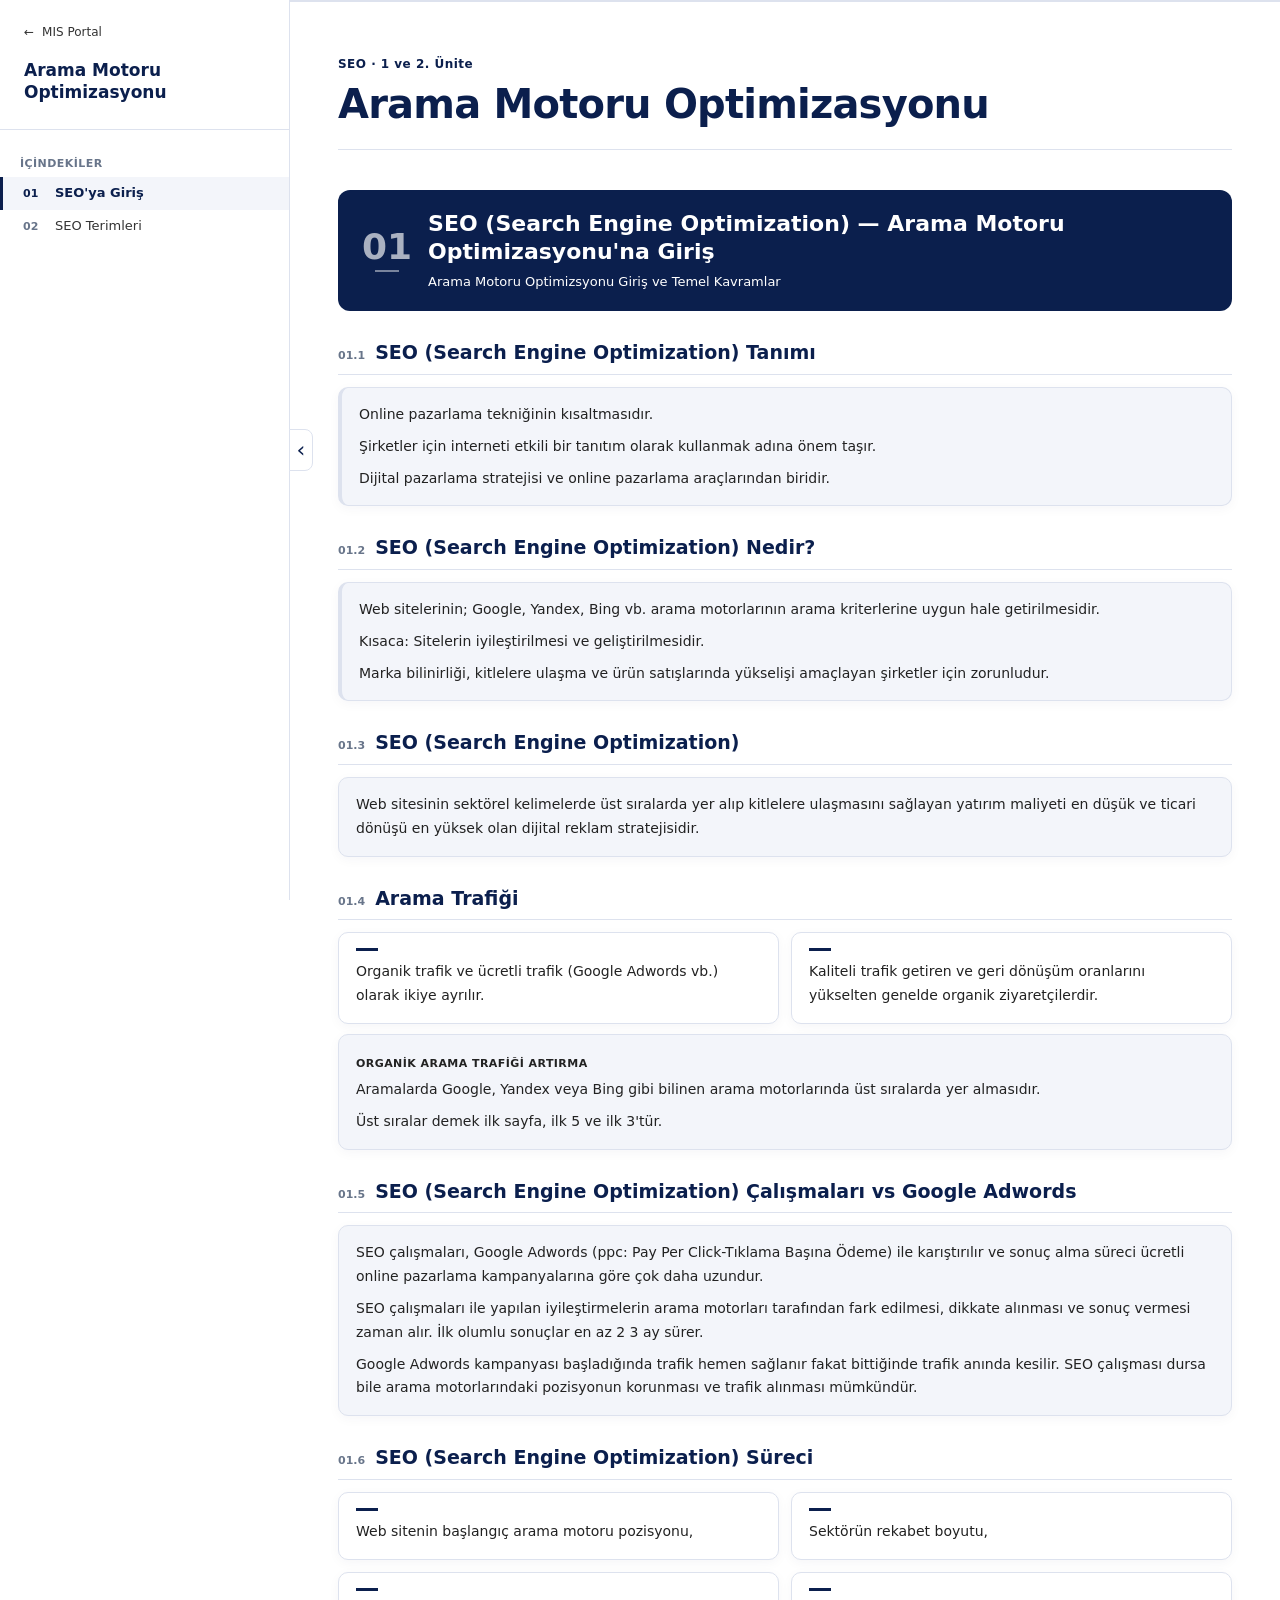
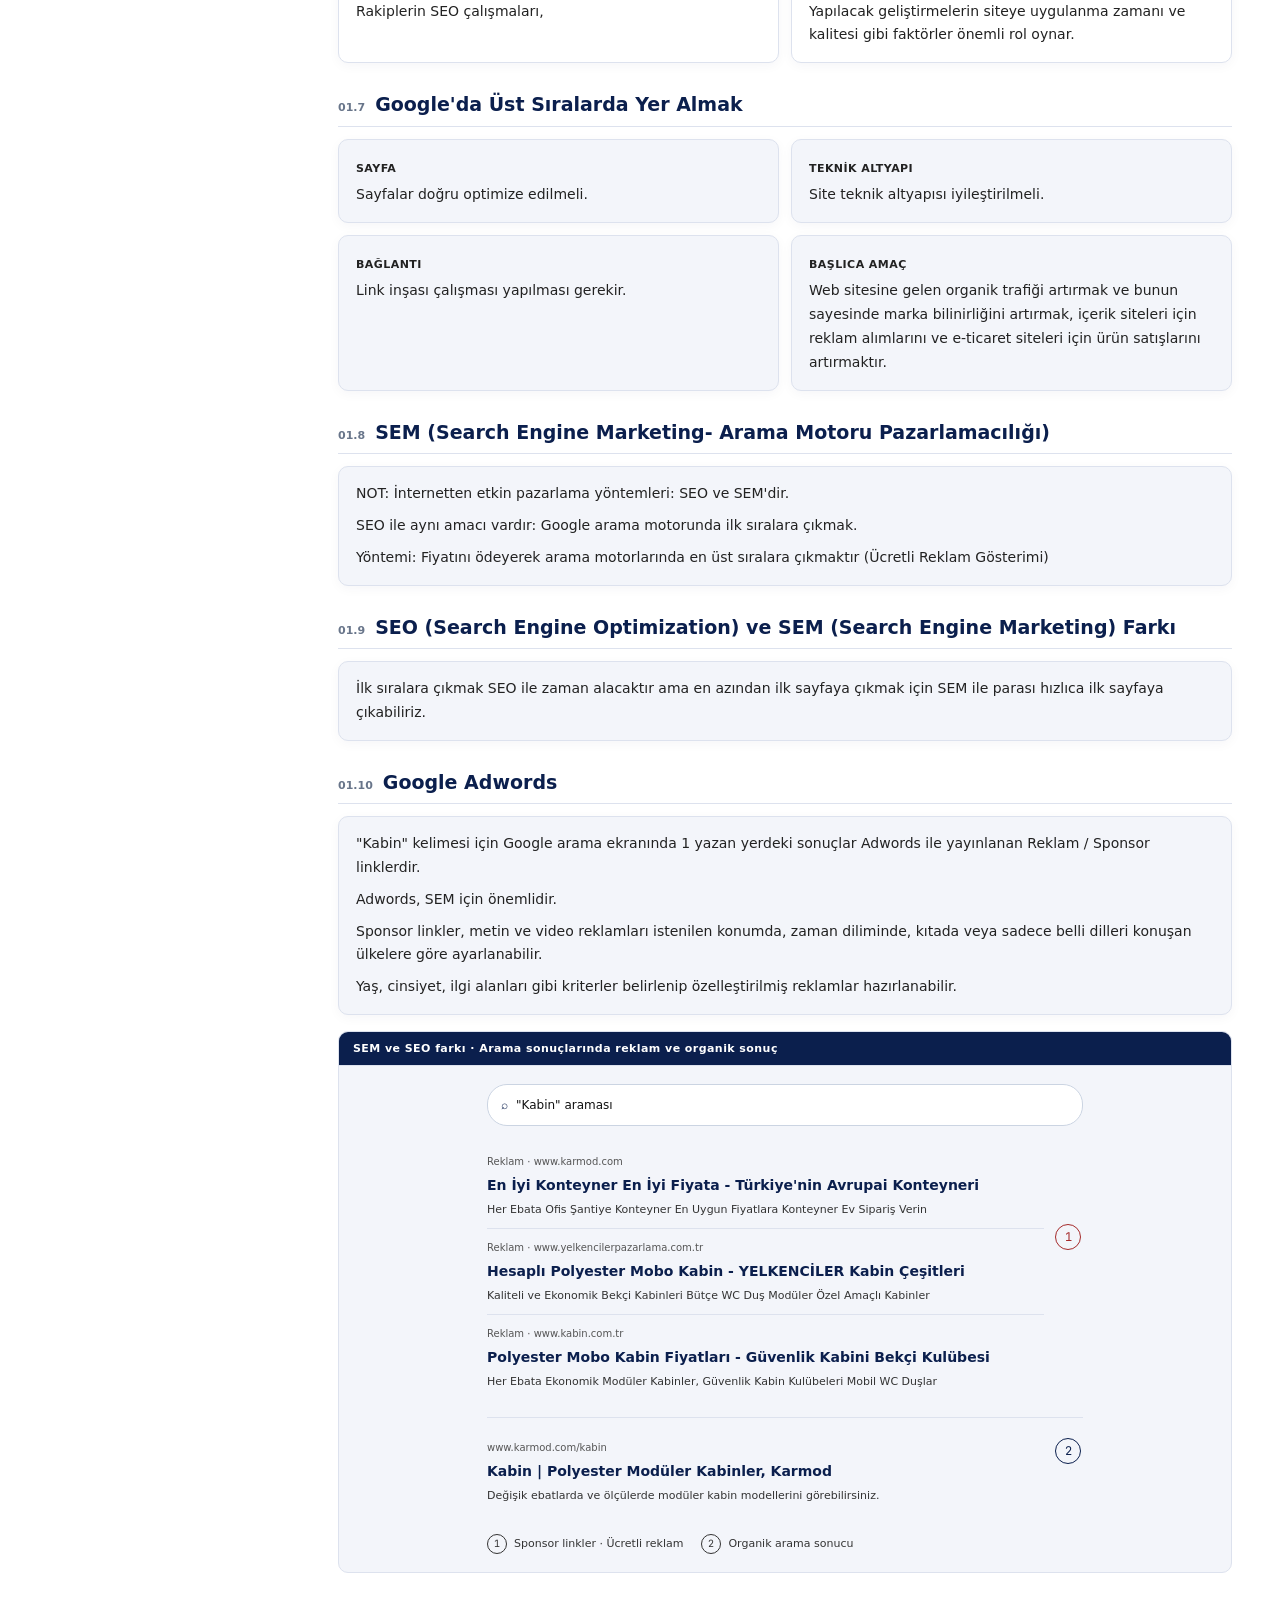
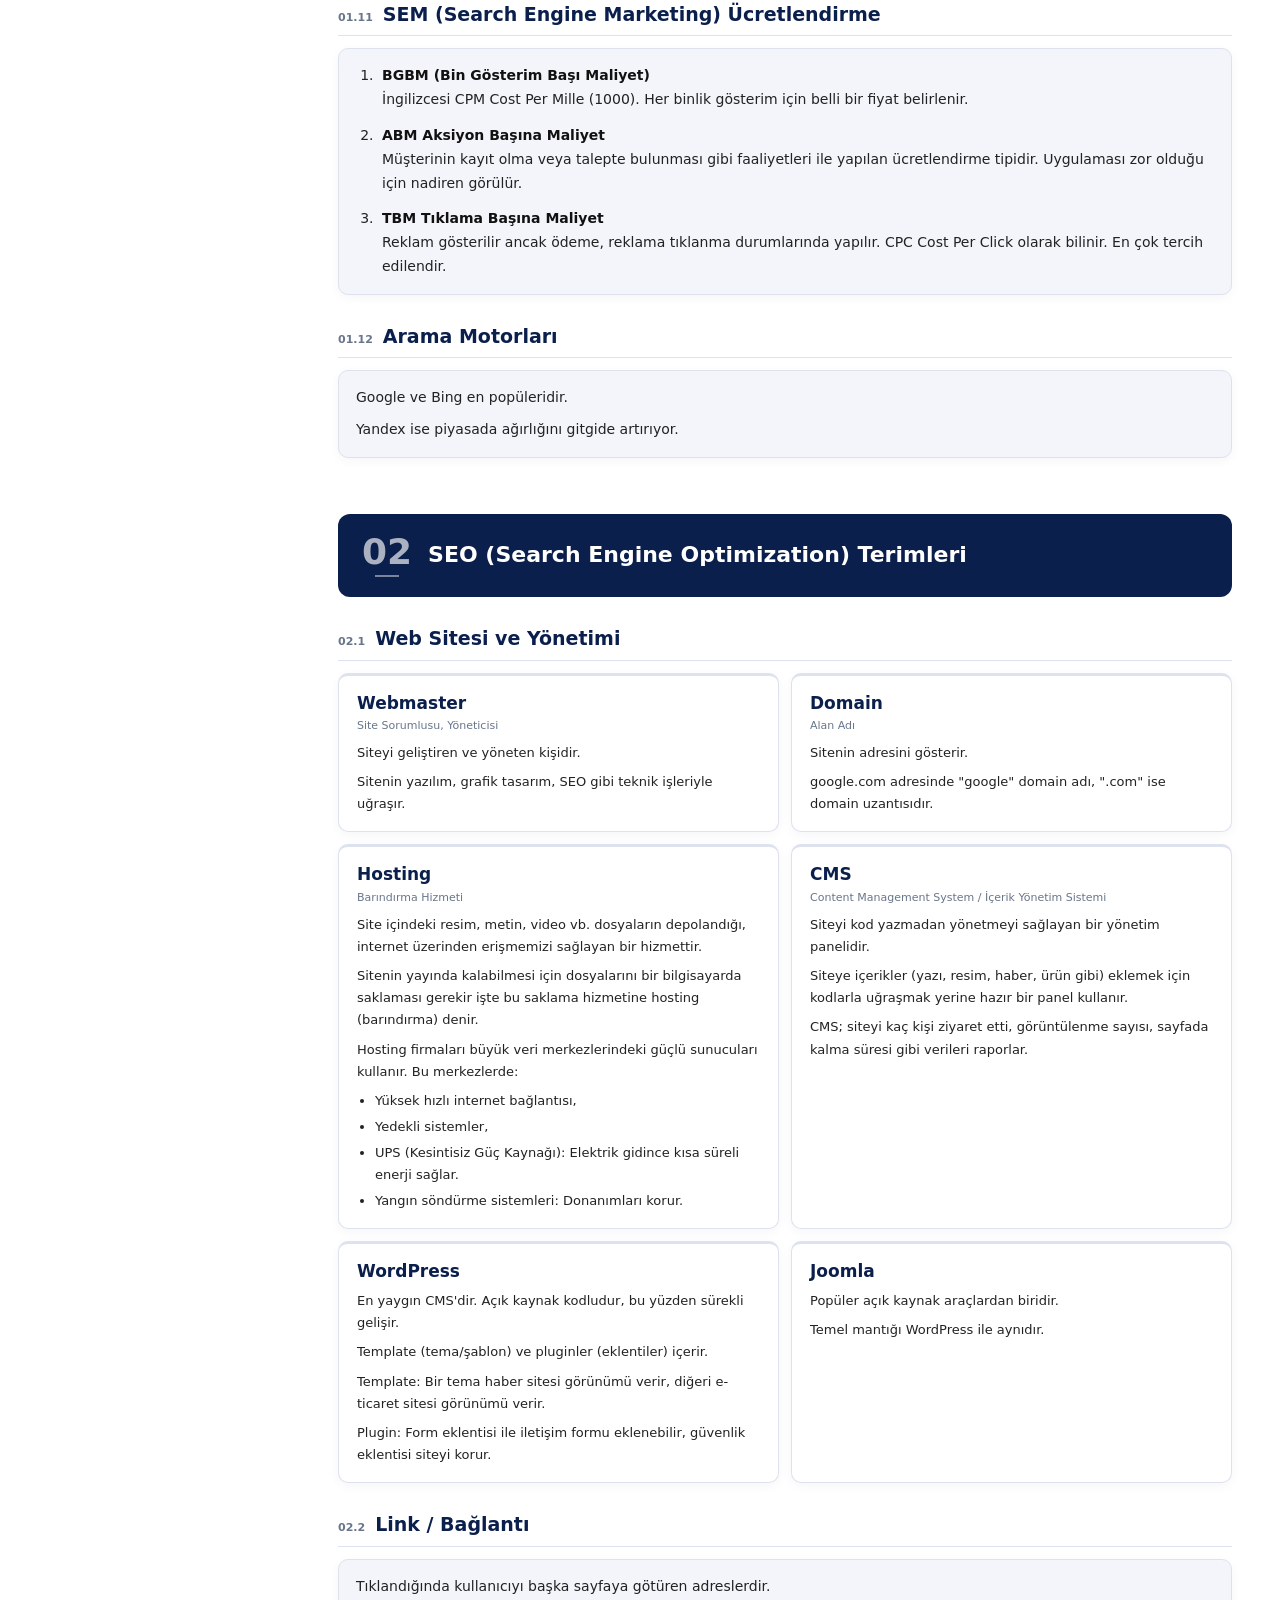
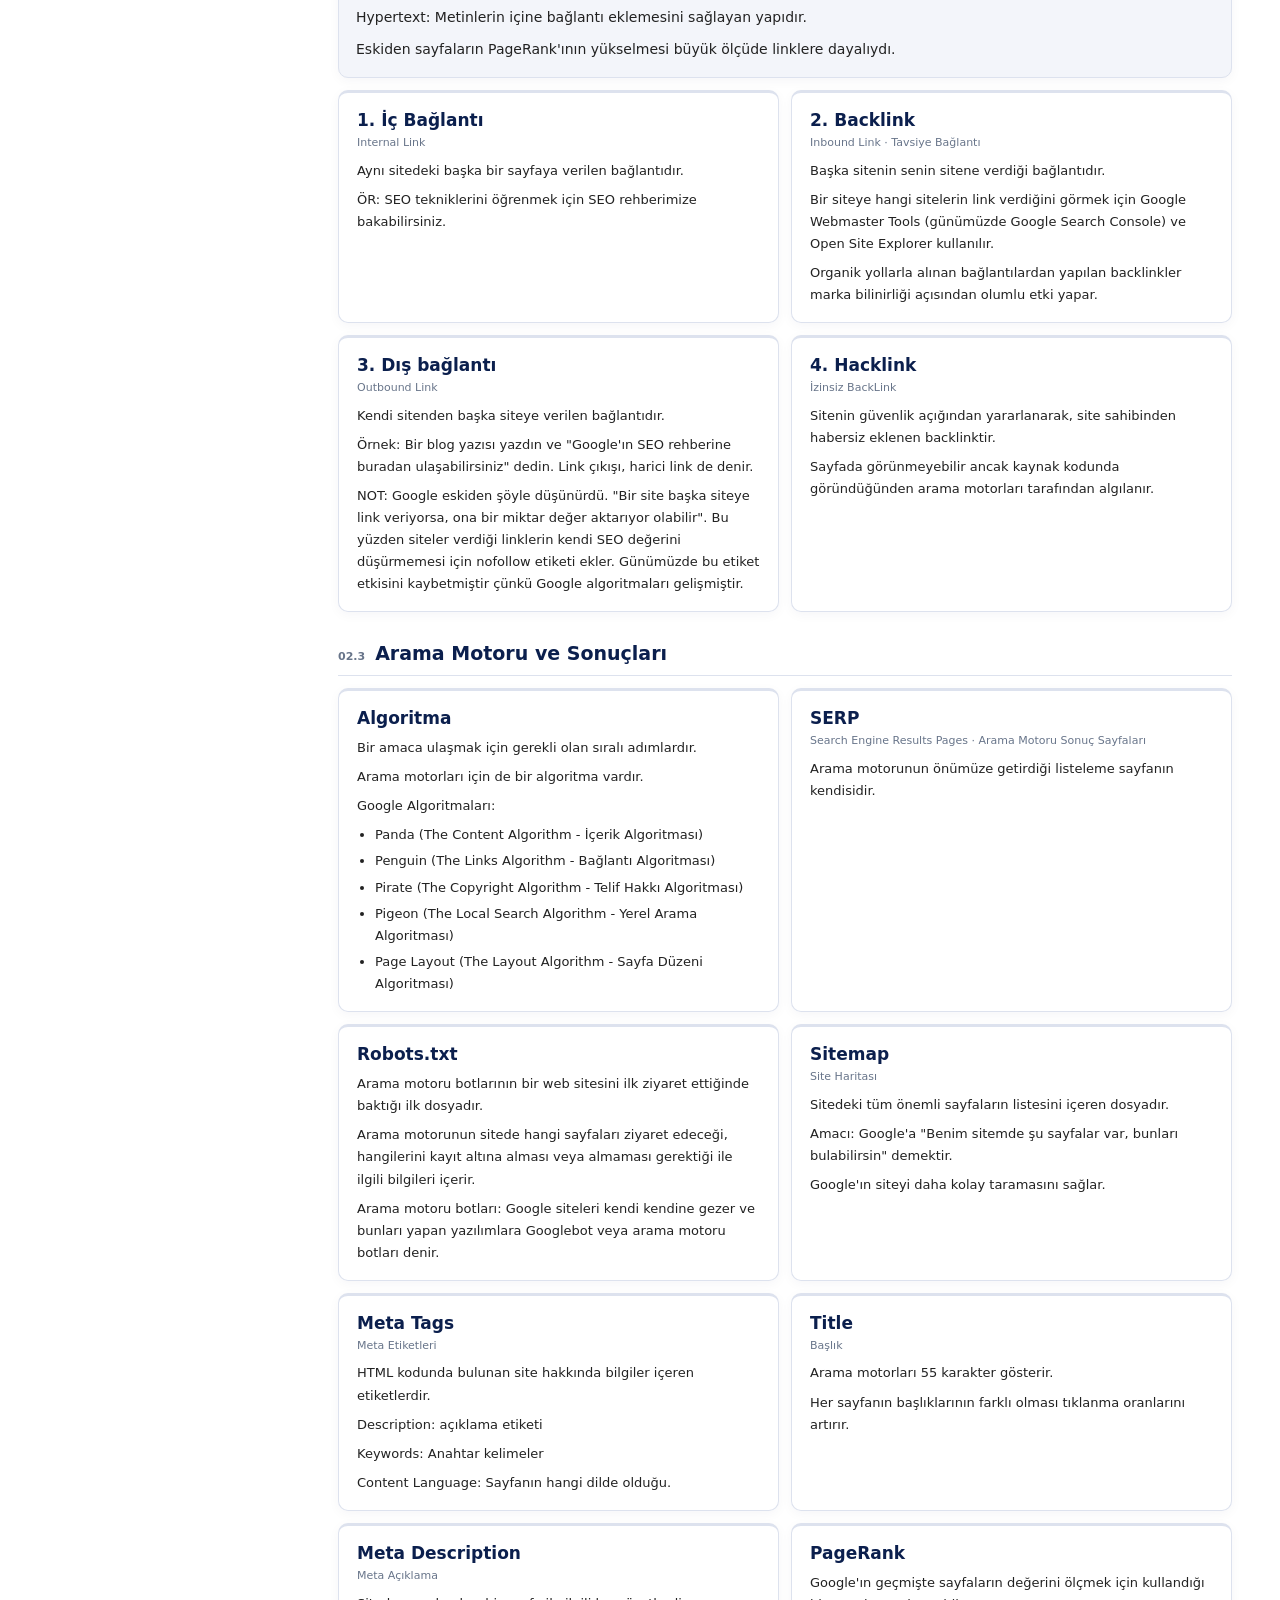
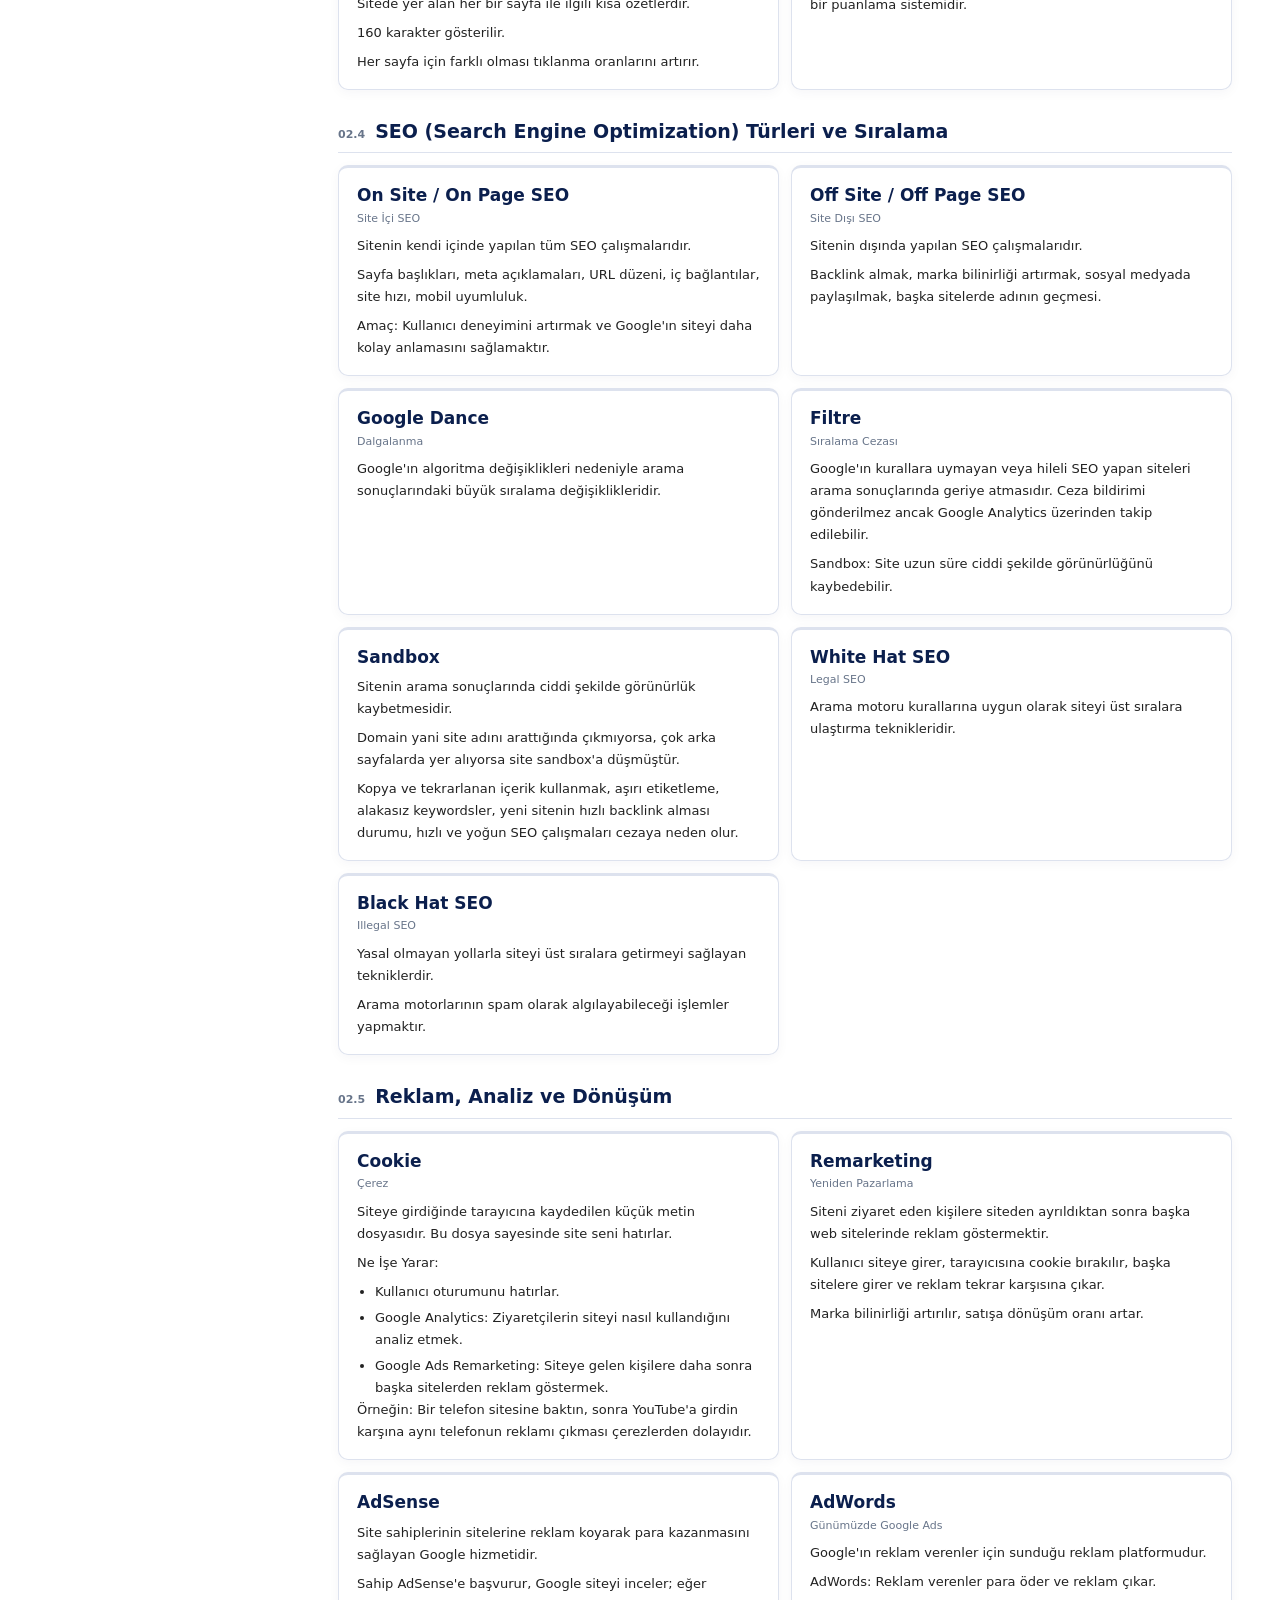
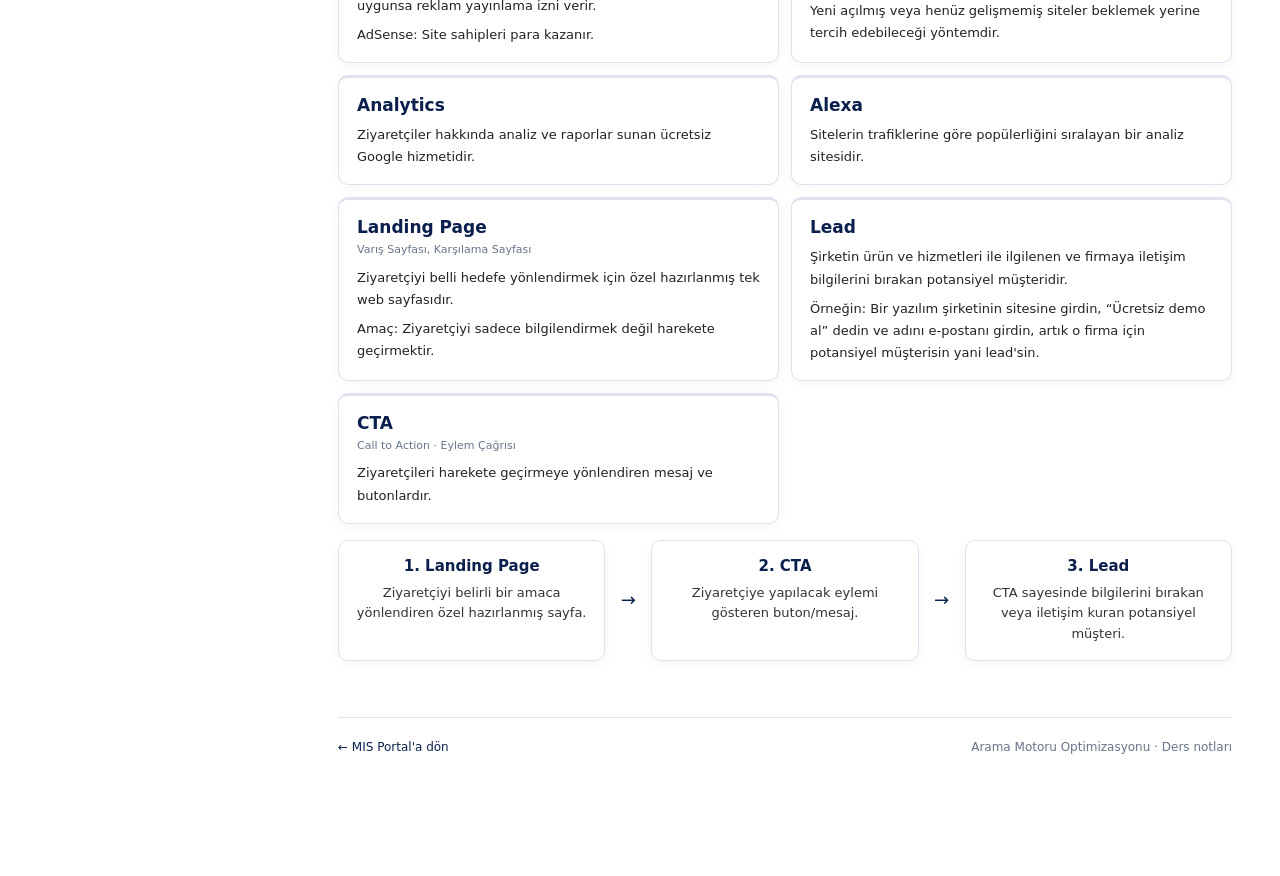
<file: seo.html>
<!DOCTYPE html>
<html lang="tr">
<head>
<meta charset="UTF-8">
<meta name="viewport" content="width=device-width, initial-scale=1.0">
<meta name="description" content="Arama Motoru Optimizasyonu dersi: SEO'ya giriş ve SEO terimleri.">
<title>MIS Portal | Arama Motoru Optimizasyonu</title>
<link href="https://fonts.googleapis.com/css2?family=Crimson+Pro:ital,wght@0,300;0,400;0,600;1,300;1,400&family=JetBrains+Mono:wght@400;500&family=DM+Sans:wght@300;400;500;600&display=swap" rel="stylesheet">
<style>
*,*::before,*::after{box-sizing:border-box;margin:0;padding:0}
:root{
  --bg:#0b1326;--surface:#121c33;--surface2:#172240;--border:#1e2c4a;--border2:#253660;
  --text:#f0ede6;--sub:#7a8fb5;--muted:#3d527a;--accent:#c5a880;
  --accent-dim:rgba(197,168,128,.15);--accent-border:rgba(197,168,128,.25);
  --info-bg:rgba(59,130,246,.1);--info-text:#7ab4f5;--info-border:rgba(59,130,246,.2);
  --success-bg:rgba(34,197,94,.08);--success-text:#6bcf8a;--success-border:rgba(34,197,94,.18);
  --warn-bg:rgba(245,158,11,.08);--warn-text:#e8a83a;--warn-border:rgba(245,158,11,.2);
  --danger-bg:rgba(239,68,68,.08);--danger-text:#f08080;--danger-border:rgba(239,68,68,.2);
  --purple-bg:rgba(139,92,246,.08);--purple-text:#a78bfa;--purple-border:rgba(139,92,246,.2);
  --sidebar-w:240px;
}
html{scroll-behavior:smooth;scroll-padding-top:24px}
body{margin:0;background:var(--bg);color:var(--text);font-family:'DM Sans',sans-serif;min-height:100vh;-webkit-font-smoothing:antialiased}
.progress-bar{position:fixed;top:0;left:var(--sidebar-w);right:0;height:2px;background:var(--border);z-index:200}
.progress-fill{height:100%;width:0;background:var(--accent);transition:width .1s}
.layout{display:flex;min-height:100vh}
.sidebar{width:var(--sidebar-w);height:100vh;background:var(--surface);border-right:1px solid var(--border);position:fixed;inset:0 auto 0 0;display:flex;flex-direction:column;z-index:100;overflow-y:auto}
.sidebar::-webkit-scrollbar{width:3px}.sidebar::-webkit-scrollbar-thumb{background:var(--border2);border-radius:2px}
.sidebar-header{padding:28px 20px 20px;border-bottom:1px solid var(--border)}
.sidebar-back{display:flex;align-items:center;gap:8px;text-decoration:none;font:10px 'JetBrains Mono',monospace;letter-spacing:.12em;color:var(--sub);text-transform:uppercase;margin-bottom:16px}
.sidebar-back:hover{color:var(--accent)}
.sidebar-course{font:9px 'JetBrains Mono',monospace;letter-spacing:.16em;color:var(--accent);text-transform:uppercase;margin-bottom:6px}
.sidebar-title{font:600 20px/1.2 'Crimson Pro',serif;color:var(--text)}
.sidebar-nav{padding:16px 0 24px;flex:1}
.nav-section-label{font:9px 'JetBrains Mono',monospace;letter-spacing:.15em;color:var(--muted);text-transform:uppercase;padding:0 20px;margin:12px 0 6px}
.nav-item{display:flex;align-items:center;gap:10px;padding:8px 20px;text-decoration:none;font-size:12.5px;color:var(--sub);transition:all .2s;border:0;border-left:2px solid transparent;cursor:pointer;background:none;width:100%;text-align:left;line-height:1.4}
.nav-item:hover{color:var(--text);background:rgba(255,255,255,.03)}
.nav-item.active{color:var(--accent);border-left-color:var(--accent);background:var(--accent-dim)}
.nav-item-num{font:9px 'JetBrains Mono',monospace;color:var(--muted);flex-shrink:0;width:16px}
.nav-item.active .nav-item-num{color:var(--accent);opacity:.7}
.main{margin-left:var(--sidebar-w);flex:1;padding:64px 56px 120px;max-width:calc(920px + var(--sidebar-w));width:100%}
.page-header{margin-bottom:58px;padding-bottom:30px;border-bottom:1px solid var(--border)}
.page-kicker{font:10px 'JetBrains Mono',monospace;letter-spacing:.16em;color:var(--accent);text-transform:uppercase;margin-bottom:12px}
.page-title{font:300 46px/1.08 'Crimson Pro',serif;color:var(--text);letter-spacing:-.02em;margin:0}
.page-sub{margin:10px 0 0;color:var(--sub);font-size:13px}
.unit{margin-bottom:76px;padding:0;border:0;scroll-margin-top:36px;animation:fadeUp .5s ease both}
.unit-heading{display:flex;align-items:flex-start;gap:20px;margin-bottom:30px}
.unit-index{flex-shrink:0;width:auto;padding:6px 0 0;color:var(--accent);font:10px 'JetBrains Mono',monospace;letter-spacing:.15em}
.unit-heading h2{font:400 32px/1.2 'Crimson Pro',serif;color:var(--text);letter-spacing:-.01em;margin:0}
.unit-heading p{max-width:none;margin:7px 0 0;color:var(--sub);font-size:13px;line-height:1.7}
.topic{margin:0}
.topic-heading{display:flex;align-items:baseline;gap:12px;margin:34px 0 14px}
.topic-heading .topic-no{font:9px 'JetBrains Mono',monospace;color:var(--muted);flex-shrink:0}
.topic-heading h3{font:500 20px/1.35 'Crimson Pro',serif;letter-spacing:.01em;color:var(--accent);margin:0}
.topic-heading::after{display:none}
.note-panel{padding:16px 18px;background:var(--surface);border:1px solid var(--border);border-radius:8px}
.note-panel p,.note-panel li{margin-bottom:8px;color:var(--sub);font-size:14px;line-height:1.72}
.note-panel p:last-child,.note-panel li:last-child{margin-bottom:0}
.note-panel strong{color:var(--text);font-weight:500}
.note-panel ul{margin:8px 0 0;padding-left:18px}
.note-panel ol{margin:0;padding-left:22px}
.note-panel ol li{padding-left:4px;margin-bottom:12px}
.note-columns{display:grid;grid-template-columns:repeat(2,minmax(0,1fr));gap:10px}
.note-columns .note-panel{height:100%}
.note-label{display:inline-block;margin-bottom:8px;color:var(--accent);font:9px 'JetBrains Mono',monospace;letter-spacing:.1em;text-transform:uppercase}
.definition{border-left:2px solid var(--accent)}
.short-list{display:grid;grid-template-columns:repeat(2,minmax(0,1fr));gap:10px;margin:0;padding:0;list-style:none}
.short-list li{margin:0;padding:15px 17px;background:var(--surface);border:1px solid var(--border);border-radius:8px;color:var(--sub);font-size:13.5px;line-height:1.7}
.short-list li::before{content:"";display:block;width:18px;height:2px;margin-bottom:10px;background:var(--accent)}
.term-list{display:grid;grid-template-columns:repeat(2,minmax(0,1fr));gap:10px;border:0;margin:0}
.term{display:block;padding:16px 18px;border:1px solid var(--border);border-top:2px solid var(--border2);border-radius:8px;background:var(--surface)}
.term:nth-child(even){background:var(--surface)}
.term:first-child,.term:last-child{border-radius:8px}
.term-name{margin-bottom:8px;color:var(--accent);font:600 17px/1.25 'Crimson Pro',serif}
.term-name small{display:block;margin-top:4px;color:var(--muted);font:9px/1.55 'JetBrains Mono',monospace}
.term-copy p,.term-copy li{margin:0;color:var(--sub);font-size:13px;line-height:1.72}
.term-copy p+p{margin-top:7px}
.term-copy ul{margin:7px 0 0;padding-left:18px}
.term-copy li+li{margin-top:4px}
.term-copy strong{color:var(--text)}
.flow{display:grid;grid-template-columns:1fr 30px 1fr 30px 1fr;align-items:stretch;gap:7px;margin:14px 0}
.flow-step{padding:14px 12px;text-align:center;background:var(--surface);border:1px solid var(--border2);border-radius:7px}
.flow-step b{display:block;color:var(--text);font:500 15px 'Crimson Pro',serif}
.flow-step span{display:block;margin-top:6px;color:var(--sub);font-size:12px;line-height:1.55}
.flow-arrow{text-align:center;align-self:center;color:var(--accent);font-size:18px}
.serp-demo p{font-size:11px;line-height:1.55;color:var(--sub)}
.serp-figure{margin:16px 0 28px;padding:0;background:var(--surface2);border:1px solid var(--border);border-radius:8px;overflow:hidden}
.serp-figure figcaption{padding:10px 14px;border-bottom:1px solid var(--border);color:var(--muted);font:9px 'JetBrains Mono',monospace;letter-spacing:.12em;text-transform:uppercase}
.serp-demo{max-width:640px;margin:0 auto;padding:18px 22px}
.serp-query{padding:10px 13px;margin-bottom:15px;background:var(--surface);border:1px solid var(--border2);border-radius:20px;color:var(--text);font-size:12px}
.serp-query span{color:var(--accent);margin-right:8px}
.serp-results{position:relative;padding:2px 39px 7px 0}
.serp-results::before{content:"1";position:absolute;right:2px;top:31%;width:26px;height:26px;display:grid;place-items:center;border:1px solid var(--warn-text);border-radius:50%;color:var(--warn-text);font:12px 'JetBrains Mono',monospace}
.serp-result{padding:10px 0;border-bottom:1px solid var(--border)}
.serp-result:last-child{border-bottom:0}
.serp-result small{display:block;margin-bottom:4px;color:var(--success-text);font-size:10px}
.serp-result strong{display:block;margin-bottom:3px;color:var(--info-text);font-size:14px;font-weight:500}
.serp-result p{margin:0;color:var(--sub);font-size:11px;line-height:1.55}
.serp-organic{position:relative;margin-top:10px;padding:11px 39px 8px 0;border-top:1px solid var(--border)}
.serp-organic::after{content:"2";position:absolute;right:2px;top:20px;width:26px;height:26px;display:grid;place-items:center;border:1px solid var(--accent);border-radius:50%;color:var(--accent);font:12px 'JetBrains Mono',monospace}
.serp-legend{display:flex;gap:18px;flex-wrap:wrap;margin-top:12px;color:var(--sub);font-size:11px}
.serp-legend span{display:flex;align-items:center;gap:7px}
.serp-legend b{width:20px;height:20px;display:grid;place-items:center;border:1px solid currentColor;border-radius:50%;font:10px 'JetBrains Mono',monospace}
.footer{padding-top:20px;border-top:1px solid var(--border);display:flex;justify-content:space-between;gap:15px;color:var(--muted);font:10px 'JetBrains Mono',monospace}
.footer a{color:var(--sub);text-decoration:none}.footer a:hover{color:var(--accent)}
.mobile-toggle{display:none;position:fixed;top:16px;left:16px;width:40px;height:40px;background:var(--surface);border:1px solid var(--border);border-radius:8px;align-items:center;justify-content:center;cursor:pointer;z-index:200;color:var(--text)}
@media(max-width:1000px){.main{padding-right:32px;padding-left:32px}}
@media(max-width:768px){
  .sidebar{transform:translateX(-100%);transition:transform .3s cubic-bezier(.16,1,.3,1)}
  .sidebar.open{transform:translateX(0)}
  .main{margin-left:0;padding:72px 20px 80px}
  .mobile-toggle{display:flex}
  .progress-bar{left:0}
  .page-title{font-size:36px}
  .note-columns,.short-list,.term-list{grid-template-columns:1fr}
}
@media(max-width:480px){
  .main{padding:72px 18px 72px}
  .unit-heading{gap:14px}
  .unit-heading h2{font-size:28px}
  .flow{grid-template-columns:1fr;gap:5px}
  .flow-arrow{transform:rotate(90deg)}
  .serp-demo{padding:14px}
  .footer{flex-direction:column}
}
</style>
<style>
:root,
:root:not([data-theme="alt"]),
:root[data-theme="alt"] {
  color-scheme: light;
  --bg: #fff;
  --surface: #fff;
  --surface2: #f3f5fa;
  --border: #dde2ee;
  --border2: #cbd4e2;
  --text: #111;
  --sub: #333;
  --muted: #68758a;
  --accent: #0b1f4d;
  --accent-dim: #f3f5fa;
  --accent-border: #dde2ee;
  --sidebar-w: 290px;
  --sidebar-expanded-width: 290px;
}

html{scroll-behavior:smooth;scroll-padding-top:20px}
body{min-height:100vh;background:var(--bg);color:var(--text);font:400 15px/1.7 'Hanken Grotesk',system-ui,sans-serif;-webkit-font-smoothing:antialiased}
.layout{min-height:100vh}
.sidebar{width:290px;height:100vh;background:#fff;border-right:1px solid #dde2ee;box-shadow:none}
.sidebar-header{padding:24px 14px 20px;border-bottom:1px solid #dde2ee}
.sidebar-back{margin:0 10px 18px;color:#333;font:500 12px/1.4 'Hanken Grotesk',system-ui,sans-serif;letter-spacing:0;text-transform:none}
.sidebar-back:hover{color:#0b1f4d}
.sidebar-course{margin:0 10px 6px;color:#0b1f4d;font:600 11px/1.4 'Hanken Grotesk',system-ui,sans-serif;letter-spacing:.04em;text-transform:uppercase}
.sidebar-title{margin:0 10px;color:#0b1f4d;font:700 17px/1.3 'Hanken Grotesk',system-ui,sans-serif}
.sidebar-nav{padding:14px 0 24px}
.nav-section-label{margin:12px 0 6px;padding:0 20px;color:#68758a;font:600 10px/1.4 'Hanken Grotesk',system-ui,sans-serif;letter-spacing:.08em}
.nav-item{gap:10px;padding:7px 10px 7px 20px;border-left:3px solid transparent;color:#333;font:400 13px/1.4 'Hanken Grotesk',system-ui,sans-serif}
.nav-item:hover{background:#f3f5fa;color:#0b1f4d}
.nav-item.active{border-left-color:#0b1f4d;background:#f3f5fa;color:#0b1f4d;font-weight:600}
.nav-item-num{width:22px;color:#68758a;font:600 11px/1 'Hanken Grotesk',system-ui,sans-serif}
.nav-item.active .nav-item-num{color:#0b1f4d;opacity:1}
.main{width:100%;max-width:900px;margin-left:290px;padding:56px 48px 120px}
.page-header{margin-bottom:40px;padding:0 0 22px;border-bottom:0}
.page-kicker{margin:0 0 8px;color:#0b1f4d;font:600 12px/1.4 'Hanken Grotesk',system-ui,sans-serif;letter-spacing:.04em;text-transform:none}
.page-title,
:root:not([data-theme="alt"]) :is(h1,h2,h3,h4,h5,h6,.page-title,.unit-title,.sidebar-title,.topic-heading h3,.term-name,.cr-name),
:root[data-theme="alt"] :is(h1,h2,h3,h4,h5,h6,.page-title,.unit-title,.sidebar-title,.topic-heading h3,.term-name,.cr-name){color:#0b1f4d;font-weight:700}
:root:not([data-theme="alt"]) .unit-title,
:root[data-theme="alt"] .unit-title{color:#fff!important}
.page-title{margin:0;font:700 44px/1.1 'Hanken Grotesk',system-ui,sans-serif;letter-spacing:-.02em}
.unit{margin:0 0 56px;padding:0;scroll-margin-top:20px;animation:none}
.unit-header{display:flex;align-items:center;gap:18px;margin:0 0 24px;padding:20px 24px;background:#0b1f4d;border-radius:12px}
.unit-num-block{display:flex;flex-direction:column;align-items:center;gap:5px;flex:none}
.unit-num{color:#fff;font:700 36px/1 'Hanken Grotesk',system-ui,sans-serif;opacity:.65}
.unit-line{width:24px;height:2px;background:#fff;opacity:.45}
.unit-title{margin:0;padding:0;border:0;color:#fff!important;font:700 22px/1.3 'Hanken Grotesk',system-ui,sans-serif;letter-spacing:0}
.unit-header .page-sub{margin:5px 0 0;color:#e5e9f2;font-size:13px;line-height:1.5}
.unit-divider{display:none}
.topic{margin:0 0 28px}
.topic-heading{display:flex;align-items:baseline;gap:10px;margin:28px 0 12px;padding:0 0 8px;border-bottom:1px solid #dde2ee}
.topic-heading .topic-no{color:#68758a;font:600 11px/1.3 'Hanken Grotesk',system-ui,sans-serif}
.topic-heading h3{margin:0;color:#0b1f4d;font:700 19px/1.4 'Hanken Grotesk',system-ui,sans-serif;letter-spacing:0}
.note-panel{padding:15px 17px;border:1px solid #dde2ee;border-radius:10px;background:#fff}
.note-panel p,.note-panel li{margin-bottom:8px;color:#222;font-size:14px;line-height:1.7}
.note-panel p:last-child,.note-panel li:last-child{margin-bottom:0}
.note-panel strong{color:#111;font-weight:700}
.note-panel ul{margin:8px 0 0;padding-left:20px}
.note-panel ol{margin:0;padding-left:22px}
.note-panel ol li{padding-left:4px;margin-bottom:12px}
.note-panel.definition{border-left:4px solid #0b1f4d;background:#f3f5fa}
.note-columns{gap:12px}
.note-label{margin-bottom:7px;color:#0b1f4d;font:700 11px/1.4 'Hanken Grotesk',system-ui,sans-serif;letter-spacing:.04em;text-transform:uppercase}
.short-list{gap:12px}
.short-list li{padding:15px 17px;border:1px solid #dde2ee;border-radius:10px;background:#fff;color:#222;font-size:14px;line-height:1.7}
.short-list li::before{width:22px;height:3px;margin-bottom:9px;background:#0b1f4d}
.term-list{gap:12px}
.term{padding:16px 18px;border:1px solid #dde2ee;border-top:3px solid #0b1f4d;border-radius:10px;background:#fff}
.term:nth-child(even){background:#fff}
.term:first-child,.term:last-child{border-radius:10px}
.term-name{margin:0 0 8px;color:#0b1f4d;font:700 17px/1.3 'Hanken Grotesk',system-ui,sans-serif}
.term-name small{margin-top:4px;color:#68758a;font:500 11px/1.5 'Hanken Grotesk',system-ui,sans-serif}
.term-copy p,.term-copy li{color:#222;font-size:13px;line-height:1.7}
.term-copy strong{color:#111}
.flow{gap:8px;margin:16px 0}
.flow-step{padding:15px 13px;border:1px solid #dde2ee;border-radius:10px;background:#f3f5fa}
.flow-step b{color:#0b1f4d;font:700 15px/1.4 'Hanken Grotesk',system-ui,sans-serif}
.flow-step span{color:#333;font-size:13px;line-height:1.6}
.flow-arrow{color:#0b1f4d}
.serp-figure{margin:16px 0 28px;border:1px solid #dde2ee;border-radius:10px;background:#f3f5fa}
.serp-figure figcaption{padding:10px 14px;border-bottom:1px solid #dde2ee;background:#0b1f4d;color:#fff;font:600 11px 'Hanken Grotesk',system-ui,sans-serif;letter-spacing:.04em;text-transform:none}
.serp-demo{padding:18px 22px}
.serp-demo p{color:#333}
.serp-query{background:#fff;border:1px solid #cbd4e2;color:#111}
.serp-query span{color:#0b1f4d}
.serp-results::before{border-color:#a52a2a;color:#a52a2a}
.serp-result{border-bottom:1px solid #dde2ee}
.serp-result small{color:#555}
.serp-result strong{color:#0b1f4d;font-weight:700}
.serp-result p{color:#333}
.serp-organic{border-top:1px solid #dde2ee}
.serp-organic::after{border-color:#0b1f4d;color:#0b1f4d}
.serp-legend{color:#333}
.footer{padding-top:20px;border-top:1px solid #dde2ee;color:#68758a;font:12px/1.5 'Hanken Grotesk',system-ui,sans-serif}
.footer a{color:#0b1f4d;text-decoration:none}
.footer a:hover{color:#333;text-decoration:underline}
.mobile-toggle{top:12px;left:12px;width:40px;height:40px;background:#fff;border-color:#0b1f4d;color:#0b1f4d;box-shadow:0 4px 14px rgba(11,31,77,.12)}
.sidebar-collapse-toggle{border-color:#dde2ee;background:#fff;color:#0b1f4d}
.sidebar-collapse-toggle:hover{background:#f3f5fa;color:#0b1f4d}
:focus-visible{outline:2px solid #0b1f4d;outline-offset:2px}
@media(max-width:1000px){.main{padding-right:32px;padding-left:32px}}
@media(max-width:768px){
  .sidebar{transform:translateX(-100%);transition:transform .25s ease;z-index:300}
  .sidebar.open{transform:translateX(0)}
  .main{width:100%;max-width:none;margin-left:0;padding:72px 20px 80px}
  .mobile-toggle{display:flex;z-index:301}
  .progress-bar{left:0}
  .page-title{font-size:36px}
  .note-columns,.short-list,.term-list{grid-template-columns:1fr}
}
@media(max-width:600px){
  .main{padding:68px 18px 76px}
  .unit-header{gap:14px;padding:17px 18px}
  .unit-num{font-size:30px}
  .unit-title{font-size:19px}
  .topic-heading{gap:8px}
  .topic-heading h3{font-size:17px}
  .flow{grid-template-columns:1fr;gap:5px}
  .flow-arrow{transform:rotate(90deg)}
  .serp-demo{padding:14px}
  .footer{flex-direction:column}
}
</style>
<link rel="stylesheet" href="theme.css">
</head>
<body>
<div class="progress-bar"><div class="progress-fill" id="progressFill"></div></div>
<button class="mobile-toggle" onclick="toggleSidebar()" aria-label="Menü">
  <svg width="18" height="18" viewBox="0 0 24 24" fill="none" stroke="currentColor" stroke-width="2" aria-hidden="true"><line x1="3" y1="6" x2="21" y2="6"/><line x1="3" y1="12" x2="21" y2="12"/><line x1="3" y1="18" x2="21" y2="18"/></svg>
</button>
<div class="layout">
<aside class="sidebar" id="sidebar">
  <div class="sidebar-header">
    <a href="index.html" class="sidebar-back">← <span>MIS Portal</span></a>
    <div class="sidebar-course">Arama Motoru Optimizasyonu</div>
    <div class="sidebar-title">Ders Notları</div>
  </div>
  <nav class="sidebar-nav" aria-label="Ders içeriği">
    <div class="nav-section-label">İçindekiler</div>
    <button class="nav-item active" onclick="goToSection('seo-giris')"><span class="nav-item-num">01</span>SEO'ya Giriş</button>
    <button class="nav-item" onclick="goToSection('seo-terimleri')"><span class="nav-item-num">02</span>SEO Terimleri</button>
  </nav>
</aside>
<main class="main">
  <header class="page-header">
    <div class="page-kicker">SEO · 1 ve 2. Ünite</div>
    <h1 class="page-title">Arama Motoru Optimizasyonu</h1>
  </header>
    <section class="unit" id="seo-giris">
      <div class="unit-header">
        <div class="unit-num-block"><span class="unit-num">01</span><div class="unit-line"></div></div>
        <div><h2 class="unit-title">SEO (Search Engine Optimization) — Arama Motoru Optimizasyonu'na Giriş</h2><p class="page-sub">Arama Motoru Optimizsyonu Giriş ve Temel Kavramlar</p></div>
      </div>
      <div class="unit-divider"></div>

      <section class="topic">
        <div class="topic-heading"><span class="topic-no">01.1</span><h3>SEO (Search Engine Optimization) Tanımı</h3></div>
        <div class="note-panel definition">
          <p>Online pazarlama tekniğinin kısaltmasıdır.</p>
          <p>Şirketler için interneti etkili bir tanıtım olarak kullanmak adına önem taşır.</p>
          <p>Dijital pazarlama stratejisi ve online pazarlama araçlarından biridir.</p>
        </div>
      </section>

      <section class="topic">
        <div class="topic-heading"><span class="topic-no">01.2</span><h3>SEO (Search Engine Optimization) Nedir?</h3></div>
        <div class="note-panel definition">
          <p>Web sitelerinin; Google, Yandex, Bing vb. arama motorlarının arama kriterlerine uygun hale getirilmesidir.</p>
          <p>Kısaca: Sitelerin iyileştirilmesi ve geliştirilmesidir.</p>
          <p>Marka bilinirliği, kitlelere ulaşma ve ürün satışlarında yükselişi amaçlayan şirketler için zorunludur.</p>
        </div>
      </section>

      <section class="topic">
        <div class="topic-heading"><span class="topic-no">01.3</span><h3>SEO (Search Engine Optimization)</h3></div>
        <div class="note-panel">
          <p>Web sitesinin sektörel kelimelerde üst sıralarda yer alıp kitlelere ulaşmasını sağlayan yatırım maliyeti en düşük ve ticari dönüşü en yüksek olan dijital reklam stratejisidir.</p>
        </div>
      </section>

      <section class="topic">
        <div class="topic-heading"><span class="topic-no">01.4</span><h3>Arama Trafiği</h3></div>
        <ul class="short-list">
          <li>Organik trafik ve ücretli trafik (Google Adwords vb.) olarak ikiye ayrılır.</li>
          <li>Kaliteli trafik getiren ve geri dönüşüm oranlarını yükselten genelde organik ziyaretçilerdir.</li>
        </ul>
        <div class="note-panel" style="margin-top:10px"><span class="note-label">Organik Arama Trafiği Artırma</span><p>Aramalarda Google, Yandex veya Bing gibi bilinen arama motorlarında üst sıralarda yer almasıdır.</p><p>Üst sıralar demek ilk sayfa, ilk 5 ve ilk 3'tür.</p></div>
      </section>

      <section class="topic">
        <div class="topic-heading"><span class="topic-no">01.5</span><h3>SEO (Search Engine Optimization) Çalışmaları vs Google Adwords</h3></div>
        <div class="note-panel">
          <p>SEO çalışmaları, Google Adwords (ppc: Pay Per Click-Tıklama Başına Ödeme) ile karıştırılır ve sonuç alma süreci ücretli online pazarlama kampanyalarına göre çok daha uzundur.</p>
          <p>SEO çalışmaları ile yapılan iyileştirmelerin arama motorları tarafından fark edilmesi, dikkate alınması ve sonuç vermesi zaman alır. İlk olumlu sonuçlar en az 2 3 ay sürer.</p>
          <p>Google Adwords kampanyası başladığında trafik hemen sağlanır fakat bittiğinde trafik anında kesilir. SEO çalışması dursa bile arama motorlarındaki pozisyonun korunması ve trafik alınması mümkündür.</p>
        </div>
      </section>

      <section class="topic">
        <div class="topic-heading"><span class="topic-no">01.6</span><h3>SEO (Search Engine Optimization) Süreci</h3></div>
        <ul class="short-list">
          <li>Web sitenin başlangıç arama motoru pozisyonu,</li>
          <li>Sektörün rekabet boyutu,</li>
          <li>Rakiplerin SEO çalışmaları,</li>
          <li>Yapılacak geliştirmelerin siteye uygulanma zamanı ve kalitesi gibi faktörler önemli rol oynar.</li>
        </ul>
      </section>

      <section class="topic">
        <div class="topic-heading"><span class="topic-no">01.7</span><h3>Google'da Üst Sıralarda Yer Almak</h3></div>
        <div class="note-columns">
          <div class="note-panel"><span class="note-label">Sayfa</span><p>Sayfalar doğru optimize edilmeli.</p></div>
          <div class="note-panel"><span class="note-label">Teknik altyapı</span><p>Site teknik altyapısı iyileştirilmeli.</p></div>
          <div class="note-panel"><span class="note-label">Bağlantı</span><p>Link inşası çalışması yapılması gerekir.</p></div>
          <div class="note-panel"><span class="note-label">Başlıca amaç</span><p>Web sitesine gelen organik trafiği artırmak ve bunun sayesinde marka bilinirliğini artırmak, içerik siteleri için reklam alımlarını ve e-ticaret siteleri için ürün satışlarını artırmaktır.</p></div>
        </div>
      </section>

      <section class="topic">
        <div class="topic-heading"><span class="topic-no">01.8</span><h3>SEM (Search Engine Marketing- Arama Motoru Pazarlamacılığı)</h3></div>
        <div class="note-panel">
          <p>NOT: İnternetten etkin pazarlama yöntemleri: SEO ve SEM'dir.</p>
          <p>SEO ile aynı amacı vardır: Google arama motorunda ilk sıralara çıkmak.</p>
          <p>Yöntemi: Fiyatını ödeyerek arama motorlarında en üst sıralara çıkmaktır (Ücretli Reklam Gösterimi)</p>
        </div>
      </section>

      <section class="topic">
        <div class="topic-heading"><span class="topic-no">01.9</span><h3>SEO (Search Engine Optimization) ve SEM (Search Engine Marketing) Farkı</h3></div>
        <div class="note-panel"><p>İlk sıralara çıkmak SEO ile zaman alacaktır ama en azından ilk sayfaya çıkmak için SEM ile parası hızlıca ilk sayfaya çıkabiliriz.</p></div>
      </section>

      <section class="topic">
        <div class="topic-heading"><span class="topic-no">01.10</span><h3>Google Adwords</h3></div>
        <div class="note-panel">
          <p>"Kabin" kelimesi için Google arama ekranında 1 yazan yerdeki sonuçlar Adwords ile yayınlanan Reklam / Sponsor linklerdir.</p>
          <p>Adwords, SEM için önemlidir.</p>
          <p>Sponsor linkler, metin ve video reklamları istenilen konumda, zaman diliminde, kıtada veya sadece belli dilleri konuşan ülkelere göre ayarlanabilir.</p>
          <p>Yaş, cinsiyet, ilgi alanları gibi kriterler belirlenip özelleştirilmiş reklamlar hazırlanabilir.</p>
        </div>
        <figure class="serp-figure">
          <figcaption>SEM ve SEO farkı · Arama sonuçlarında reklam ve organik sonuç</figcaption>
          <div class="serp-demo">
            <div class="serp-query"><span aria-hidden="true">⌕</span>"Kabin" araması</div>
            <div class="serp-results" aria-label="Ücretli reklam sonuçları">
              <div class="serp-result"><small>Reklam · www.karmod.com</small><strong>En İyi Konteyner En İyi Fiyata - Türkiye'nin Avrupai Konteyneri</strong><p>Her Ebata Ofis Şantiye Konteyner En Uygun Fiyatlara Konteyner Ev Sipariş Verin</p></div>
              <div class="serp-result"><small>Reklam · www.yelkencilerpazarlama.com.tr</small><strong>Hesaplı Polyester Mobo Kabin - YELKENCİLER Kabin Çeşitleri</strong><p>Kaliteli ve Ekonomik Bekçi Kabinleri Bütçe WC Duş Modüler Özel Amaçlı Kabinler</p></div>
              <div class="serp-result"><small>Reklam · www.kabin.com.tr</small><strong>Polyester Mobo Kabin Fiyatları - Güvenlik Kabini Bekçi Kulübesi</strong><p>Her Ebata Ekonomik Modüler Kabinler, Güvenlik Kabin Kulübeleri Mobil WC Duşlar</p></div>
            </div>
            <div class="serp-organic">
              <div class="serp-result"><small>www.karmod.com/kabin</small><strong>Kabin | Polyester Modüler Kabinler, Karmod</strong><p>Değişik ebatlarda ve ölçülerde modüler kabin modellerini görebilirsiniz.</p></div>
            </div>
            <div class="serp-legend"><span><b>1</b> Sponsor linkler · Ücretli reklam</span><span><b>2</b> Organik arama sonucu</span></div>
          </div>
        </figure>
      </section>

      <section class="topic">
        <div class="topic-heading"><span class="topic-no">01.11</span><h3>SEM (Search Engine Marketing) Ücretlendirme</h3></div>
        <div class="note-panel">
          <ol>
            <li><strong>BGBM (Bin Gösterim Başı Maliyet)</strong><br>İngilizcesi CPM Cost Per Mille (1000). Her binlik gösterim için belli bir fiyat belirlenir.</li>
            <li><strong>ABM Aksiyon Başına Maliyet</strong><br>Müşterinin kayıt olma veya talepte bulunması gibi faaliyetleri ile yapılan ücretlendirme tipidir. Uygulaması zor olduğu için nadiren görülür.</li>
            <li><strong>TBM Tıklama Başına Maliyet</strong><br>Reklam gösterilir ancak ödeme, reklama tıklanma durumlarında yapılır. CPC Cost Per Click olarak bilinir. En çok tercih edilendir.</li>
          </ol>
        </div>
      </section>

      <section class="topic">
        <div class="topic-heading"><span class="topic-no">01.12</span><h3>Arama Motorları</h3></div>
        <div class="note-panel"><p>Google ve Bing en popüleridir.</p><p>Yandex ise piyasada ağırlığını gitgide artırıyor.</p></div>
      </section>
    </section>

    <section class="unit" id="seo-terimleri">
      <div class="unit-header">
        <div class="unit-num-block"><span class="unit-num">02</span><div class="unit-line"></div></div>
        <div><h2 class="unit-title">SEO (Search Engine Optimization) Terimleri</h2></div>
      </div>
      <div class="unit-divider"></div>

      <section class="topic">
        <div class="topic-heading"><span class="topic-no">02.1</span><h3>Web Sitesi ve Yönetimi</h3></div>
        <div class="term-list">
          <article class="term"><div class="term-name">Webmaster<small>Site Sorumlusu, Yöneticisi</small></div><div class="term-copy"><p>Siteyi geliştiren ve yöneten kişidir.</p><p>Sitenin yazılım, grafik tasarım, SEO gibi teknik işleriyle uğraşır.</p></div></article>
          <article class="term"><div class="term-name">Domain<small>Alan Adı</small></div><div class="term-copy"><p>Sitenin adresini gösterir.</p><p>google.com adresinde "google" domain adı, ".com" ise domain uzantısıdır.</p></div></article>
          <article class="term"><div class="term-name">Hosting<small>Barındırma Hizmeti</small></div><div class="term-copy"><p>Site içindeki resim, metin, video vb. dosyaların depolandığı, internet üzerinden erişmemizi sağlayan bir hizmettir.</p><p>Sitenin yayında kalabilmesi için dosyalarını bir bilgisayarda saklaması gerekir işte bu saklama hizmetine hosting (barındırma) denir.</p><p>Hosting firmaları büyük veri merkezlerindeki güçlü sunucuları kullanır. Bu merkezlerde:</p><ul><li>Yüksek hızlı internet bağlantısı,</li><li>Yedekli sistemler,</li><li>UPS (Kesintisiz Güç Kaynağı): Elektrik gidince kısa süreli enerji sağlar.</li><li>Yangın söndürme sistemleri: Donanımları korur.</li></ul></div></article>
          <article class="term"><div class="term-name">CMS<small>Content Management System / İçerik Yönetim Sistemi</small></div><div class="term-copy"><p>Siteyi kod yazmadan yönetmeyi sağlayan bir yönetim panelidir.</p><p>Siteye içerikler (yazı, resim, haber, ürün gibi) eklemek için kodlarla uğraşmak yerine hazır bir panel kullanır.</p><p>CMS; siteyi kaç kişi ziyaret etti, görüntülenme sayısı, sayfada kalma süresi gibi verileri raporlar.</p></div></article>
          <article class="term"><div class="term-name">WordPress</div><div class="term-copy"><p>En yaygın CMS'dir. Açık kaynak kodludur, bu yüzden sürekli gelişir.</p><p>Template (tema/şablon) ve pluginler (eklentiler) içerir.</p><p>Template: Bir tema haber sitesi görünümü verir, diğeri e-ticaret sitesi görünümü verir.</p><p>Plugin: Form eklentisi ile iletişim formu eklenebilir, güvenlik eklentisi siteyi korur.</p></div></article>
          <article class="term"><div class="term-name">Joomla</div><div class="term-copy"><p>Popüler açık kaynak araçlardan biridir.</p><p>Temel mantığı WordPress ile aynıdır.</p></div></article>
        </div>
      </section>

      <section class="topic">
        <div class="topic-heading"><span class="topic-no">02.2</span><h3>Link / Bağlantı</h3></div>
        <div class="note-panel">
          <p>Tıklandığında kullanıcıyı başka sayfaya götüren adreslerdir.</p>
          <p>Hypertext: Metinlerin içine bağlantı eklemesini sağlayan yapıdır.</p>
          <p>Eskiden sayfaların PageRank'ının yükselmesi büyük ölçüde linklere dayalıydı.</p>
        </div>
        <div class="term-list" style="margin-top:12px">
          <article class="term"><div class="term-name">1. İç Bağlantı<small>Internal Link</small></div><div class="term-copy"><p>Aynı sitedeki başka bir sayfaya verilen bağlantıdır.</p><p>ÖR: SEO tekniklerini öğrenmek için SEO rehberimize bakabilirsiniz.</p></div></article>
          <article class="term"><div class="term-name">2. Backlink<small>Inbound Link · Tavsiye Bağlantı</small></div><div class="term-copy"><p>Başka sitenin senin sitene verdiği bağlantıdır.</p><p>Bir siteye hangi sitelerin link verdiğini görmek için Google Webmaster Tools (günümüzde Google Search Console) ve Open Site Explorer kullanılır.</p><p>Organik yollarla alınan bağlantılardan yapılan backlinkler marka bilinirliği açısından olumlu etki yapar.</p></div></article>
          <article class="term"><div class="term-name">3. Dış bağlantı<small>Outbound Link</small></div><div class="term-copy"><p>Kendi sitenden başka siteye verilen bağlantıdır.</p><p>Örnek: Bir blog yazısı yazdın ve "Google'ın SEO rehberine buradan ulaşabilirsiniz" dedin. Link çıkışı, harici link de denir.</p><p>NOT: Google eskiden şöyle düşünürdü. "Bir site başka siteye link veriyorsa, ona bir miktar değer aktarıyor olabilir". Bu yüzden siteler verdiği linklerin kendi SEO değerini düşürmemesi için nofollow etiketi ekler. Günümüzde bu etiket etkisini kaybetmiştir çünkü Google algoritmaları gelişmiştir.</p></div></article>
          <article class="term"><div class="term-name">4. Hacklink<small>İzinsiz BackLink</small></div><div class="term-copy"><p>Sitenin güvenlik açığından yararlanarak, site sahibinden habersiz eklenen backlinktir.</p><p>Sayfada görünmeyebilir ancak kaynak kodunda göründüğünden arama motorları tarafından algılanır.</p></div></article>
        </div>
      </section>

      <section class="topic">
        <div class="topic-heading"><span class="topic-no">02.3</span><h3>Arama Motoru ve Sonuçları</h3></div>
        <div class="term-list">
          <article class="term"><div class="term-name">Algoritma</div><div class="term-copy"><p>Bir amaca ulaşmak için gerekli olan sıralı adımlardır.</p><p>Arama motorları için de bir algoritma vardır.</p><p>Google Algoritmaları:</p><ul><li>Panda (The Content Algorithm - İçerik Algoritması)</li><li>Penguin (The Links Algorithm - Bağlantı Algoritması)</li><li>Pirate (The Copyright Algorithm - Telif Hakkı Algoritması)</li><li>Pigeon (The Local Search Algorithm - Yerel Arama Algoritması)</li><li>Page Layout (The Layout Algorithm - Sayfa Düzeni Algoritması)</li></ul></div></article>
          <article class="term"><div class="term-name">SERP<small>Search Engine Results Pages · Arama Motoru Sonuç Sayfaları</small></div><div class="term-copy"><p>Arama motorunun önümüze getirdiği listeleme sayfanın kendisidir.</p></div></article>
          <article class="term"><div class="term-name">Robots.txt</div><div class="term-copy"><p>Arama motoru botlarının bir web sitesini ilk ziyaret ettiğinde baktığı ilk dosyadır.</p><p>Arama motorunun sitede hangi sayfaları ziyaret edeceği, hangilerini kayıt altına alması veya almaması gerektiği ile ilgili bilgileri içerir.</p><p>Arama motoru botları: Google siteleri kendi kendine gezer ve bunları yapan yazılımlara Googlebot veya arama motoru botları denir.</p></div></article>
          <article class="term"><div class="term-name">Sitemap<small>Site Haritası</small></div><div class="term-copy"><p>Sitedeki tüm önemli sayfaların listesini içeren dosyadır.</p><p>Amacı: Google'a "Benim sitemde şu sayfalar var, bunları bulabilirsin" demektir.</p><p>Google'ın siteyi daha kolay taramasını sağlar.</p></div></article>
          <article class="term"><div class="term-name">Meta Tags<small>Meta Etiketleri</small></div><div class="term-copy"><p>HTML kodunda bulunan site hakkında bilgiler içeren etiketlerdir.</p><p>Description: açıklama etiketi</p><p>Keywords: Anahtar kelimeler</p><p>Content Language: Sayfanın hangi dilde olduğu.</p></div></article>
          <article class="term"><div class="term-name">Title<small>Başlık</small></div><div class="term-copy"><p>Arama motorları 55 karakter gösterir.</p><p>Her sayfanın başlıklarının farklı olması tıklanma oranlarını artırır.</p></div></article>
          <article class="term"><div class="term-name">Meta Description<small>Meta Açıklama</small></div><div class="term-copy"><p>Sitede yer alan her bir sayfa ile ilgili kısa özetlerdir.</p><p>160 karakter gösterilir.</p><p>Her sayfa için farklı olması tıklanma oranlarını artırır.</p></div></article>
          <article class="term"><div class="term-name">PageRank</div><div class="term-copy"><p>Google'ın geçmişte sayfaların değerini ölçmek için kullandığı bir puanlama sistemidir.</p></div></article>
        </div>
      </section>

      <section class="topic">
        <div class="topic-heading"><span class="topic-no">02.4</span><h3>SEO (Search Engine Optimization) Türleri ve Sıralama</h3></div>
        <div class="term-list">
          <article class="term"><div class="term-name">On Site / On Page SEO<small>Site İçi SEO</small></div><div class="term-copy"><p>Sitenin kendi içinde yapılan tüm SEO çalışmalarıdır.</p><p>Sayfa başlıkları, meta açıklamaları, URL düzeni, iç bağlantılar, site hızı, mobil uyumluluk.</p><p>Amaç: Kullanıcı deneyimini artırmak ve Google'ın siteyi daha kolay anlamasını sağlamaktır.</p></div></article>
          <article class="term"><div class="term-name">Off Site / Off Page SEO<small>Site Dışı SEO</small></div><div class="term-copy"><p>Sitenin dışında yapılan SEO çalışmalarıdır.</p><p>Backlink almak, marka bilinirliği artırmak, sosyal medyada paylaşılmak, başka sitelerde adının geçmesi.</p></div></article>
          <article class="term"><div class="term-name">Google Dance<small>Dalgalanma</small></div><div class="term-copy"><p>Google'ın algoritma değişiklikleri nedeniyle arama sonuçlarındaki büyük sıralama değişiklikleridir.</p></div></article>
          <article class="term"><div class="term-name">Filtre<small>Sıralama Cezası</small></div><div class="term-copy"><p>Google'ın kurallara uymayan veya hileli SEO yapan siteleri arama sonuçlarında geriye atmasıdır. Ceza bildirimi gönderilmez ancak Google Analytics üzerinden takip edilebilir.</p><p>Sandbox: Site uzun süre ciddi şekilde görünürlüğünü kaybedebilir.</p></div></article>
          <article class="term"><div class="term-name">Sandbox</div><div class="term-copy"><p>Sitenin arama sonuçlarında ciddi şekilde görünürlük kaybetmesidir.</p><p>Domain yani site adını arattığında çıkmıyorsa, çok arka sayfalarda yer alıyorsa site sandbox'a düşmüştür.</p><p>Kopya ve tekrarlanan içerik kullanmak, aşırı etiketleme, alakasız keywordsler, yeni sitenin hızlı backlink alması durumu, hızlı ve yoğun SEO çalışmaları cezaya neden olur.</p></div></article>
          <article class="term"><div class="term-name">White Hat SEO<small>Legal SEO</small></div><div class="term-copy"><p>Arama motoru kurallarına uygun olarak siteyi üst sıralara ulaştırma teknikleridir.</p></div></article>
          <article class="term"><div class="term-name">Black Hat SEO<small>Illegal SEO</small></div><div class="term-copy"><p>Yasal olmayan yollarla siteyi üst sıralara getirmeyi sağlayan tekniklerdir.</p><p>Arama motorlarının spam olarak algılayabileceği işlemler yapmaktır.</p></div></article>
        </div>
      </section>

      <section class="topic">
        <div class="topic-heading"><span class="topic-no">02.5</span><h3>Reklam, Analiz ve Dönüşüm</h3></div>
        <div class="term-list">
          <article class="term"><div class="term-name">Cookie<small>Çerez</small></div><div class="term-copy"><p>Siteye girdiğinde tarayıcına kaydedilen küçük metin dosyasıdır. Bu dosya sayesinde site seni hatırlar.</p><p>Ne İşe Yarar:</p><ul><li>Kullanıcı oturumunu hatırlar.</li><li>Google Analytics: Ziyaretçilerin siteyi nasıl kullandığını analiz etmek.</li><li>Google Ads Remarketing: Siteye gelen kişilere daha sonra başka sitelerden reklam göstermek.</li></ul><p>Örneğin: Bir telefon sitesine baktın, sonra YouTube'a girdin karşına aynı telefonun reklamı çıkması çerezlerden dolayıdır.</p></div></article>
          <article class="term"><div class="term-name">Remarketing<small>Yeniden Pazarlama</small></div><div class="term-copy"><p>Siteni ziyaret eden kişilere siteden ayrıldıktan sonra başka web sitelerinde reklam göstermektir.</p><p>Kullanıcı siteye girer, tarayıcısına cookie bırakılır, başka sitelere girer ve reklam tekrar karşısına çıkar.</p><p>Marka bilinirliği artırılır, satışa dönüşüm oranı artar.</p></div></article>
          <article class="term"><div class="term-name">AdSense</div><div class="term-copy"><p>Site sahiplerinin sitelerine reklam koyarak para kazanmasını sağlayan Google hizmetidir.</p><p>Sahip AdSense'e başvurur, Google siteyi inceler; eğer uygunsa reklam yayınlama izni verir.</p><p>AdSense: Site sahipleri para kazanır.</p></div></article>
          <article class="term"><div class="term-name">AdWords<small>Günümüzde Google Ads</small></div><div class="term-copy"><p>Google'ın reklam verenler için sunduğu reklam platformudur.</p><p>AdWords: Reklam verenler para öder ve reklam çıkar.</p><p>Yeni açılmış veya henüz gelişmemiş siteler beklemek yerine tercih edebileceği yöntemdir.</p></div></article>
          <article class="term"><div class="term-name">Analytics</div><div class="term-copy"><p>Ziyaretçiler hakkında analiz ve raporlar sunan ücretsiz Google hizmetidir.</p></div></article>
          <article class="term"><div class="term-name">Alexa</div><div class="term-copy"><p>Sitelerin trafiklerine göre popülerliğini sıralayan bir analiz sitesidir.</p></div></article>
          <article class="term"><div class="term-name">Landing Page<small>Varış Sayfası, Karşılama Sayfası</small></div><div class="term-copy"><p>Ziyaretçiyi belli hedefe yönlendirmek için özel hazırlanmış tek web sayfasıdır.</p><p>Amaç: Ziyaretçiyi sadece bilgilendirmek değil harekete geçirmektir.</p></div></article>
          <article class="term"><div class="term-name">Lead</div><div class="term-copy"><p>Şirketin ürün ve hizmetleri ile ilgilenen ve firmaya iletişim bilgilerini bırakan potansiyel müşteridir.</p><p>Örneğin: Bir yazılım şirketinin sitesine girdin, “Ücretsiz demo al” dedin ve adını e-postanı girdin, artık o firma için potansiyel müşterisin yani lead'sin.</p></div></article>
          <article class="term"><div class="term-name">CTA<small>Call to Action · Eylem Çağrısı</small></div><div class="term-copy"><p>Ziyaretçileri harekete geçirmeye yönlendiren mesaj ve butonlardır.</p></div></article>
        </div>
        <div class="flow" aria-label="Landing Page, CTA ve Lead ilişkisi">
          <div class="flow-step"><b>1. Landing Page</b><span>Ziyaretçiyi belirli bir amaca yönlendiren özel hazırlanmış sayfa.</span></div>
          <div class="flow-arrow" aria-hidden="true">→</div>
          <div class="flow-step"><b>2. CTA</b><span>Ziyaretçiye yapılacak eylemi gösteren buton/mesaj.</span></div>
          <div class="flow-arrow" aria-hidden="true">→</div>
          <div class="flow-step"><b>3. Lead</b><span>CTA sayesinde bilgilerini bırakan veya iletişim kuran potansiyel müşteri.</span></div>
        </div>
      </section>

    </section>

    <footer class="footer"><a href="index.html">← MIS Portal'a dön</a><span>Arama Motoru Optimizasyonu · Ders notları</span></footer>
</main>
</div>
<script>
function goToSection(id){
  const section=document.getElementById(id);
  if(!section)return;
  section.scrollIntoView({behavior:'smooth',block:'start'});
  if(window.innerWidth<=768)document.getElementById('sidebar').classList.remove('open');
}
function toggleSidebar(){document.getElementById('sidebar').classList.toggle('open')}
const sections=document.querySelectorAll('.unit');
const navItems=document.querySelectorAll('.nav-item');
const observer=new IntersectionObserver(entries=>entries.forEach(entry=>{
  if(entry.isIntersecting){
    navItems.forEach(item=>item.classList.toggle('active',item.getAttribute('onclick')?.includes(entry.target.id)));
  }
}),{rootMargin:'-20% 0px -60% 0px'});
sections.forEach(section=>observer.observe(section));
const progressFill=document.getElementById('progressFill');
function updateProgress(){
  const total=document.documentElement.scrollHeight-window.innerHeight;
  progressFill.style.width=(total>0?window.scrollY/total*100:0)+'%';
}
window.addEventListener('scroll',updateProgress,{passive:true});
window.addEventListener('resize',updateProgress);
updateProgress();
</script>
<script src="theme.js" defer></script>
</body>
</html>
</file>
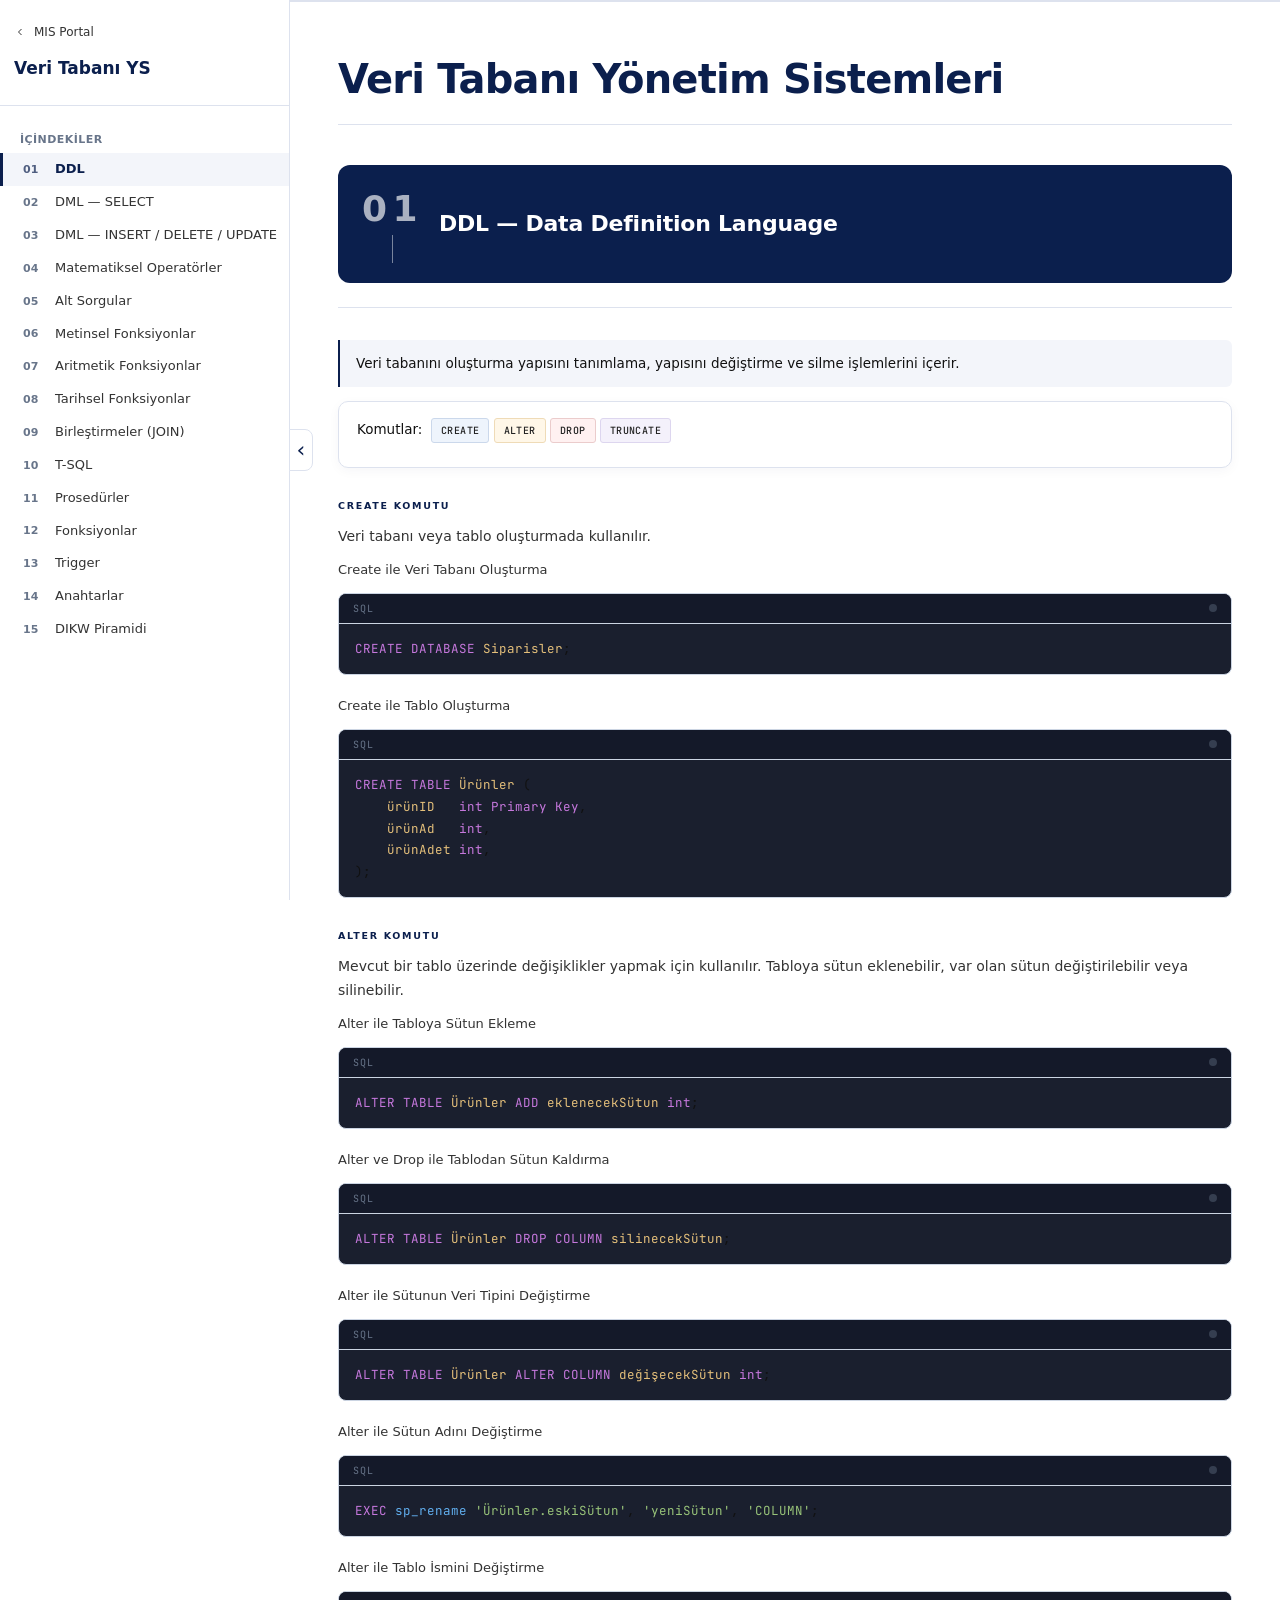
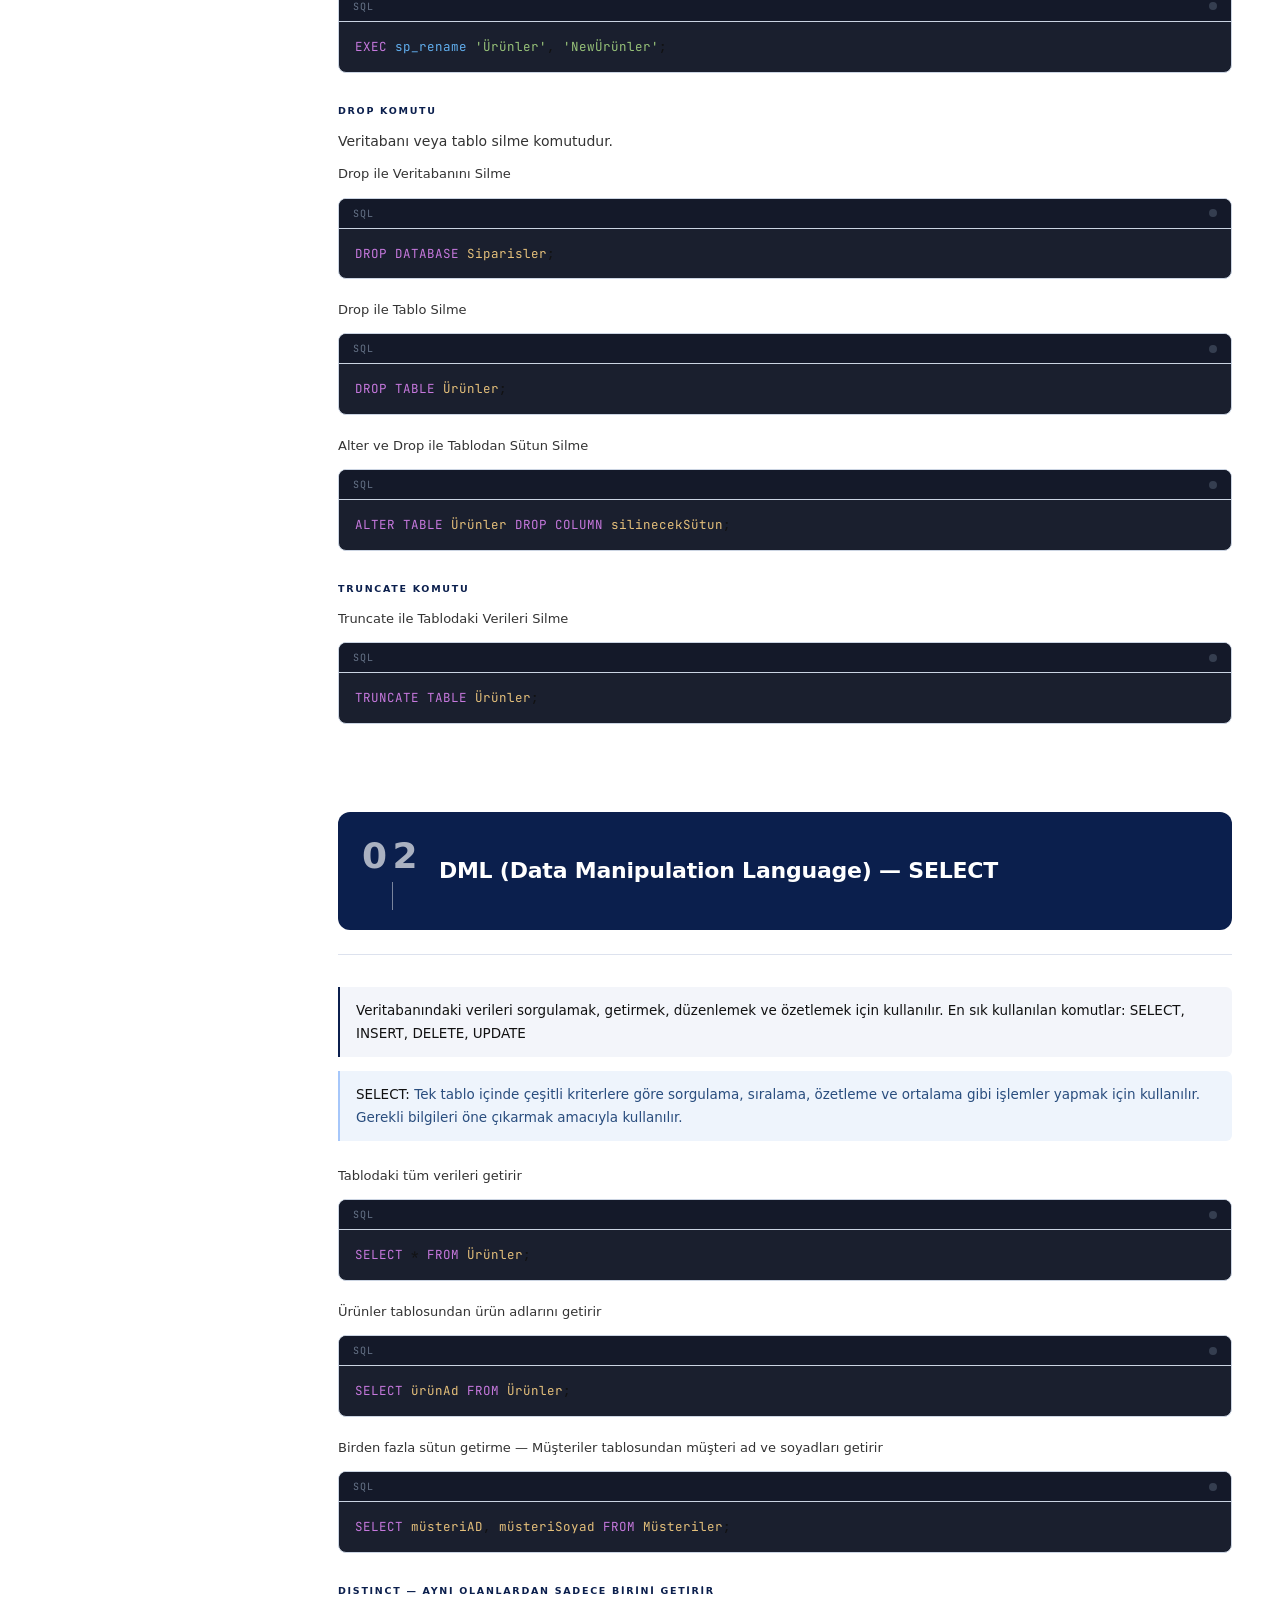
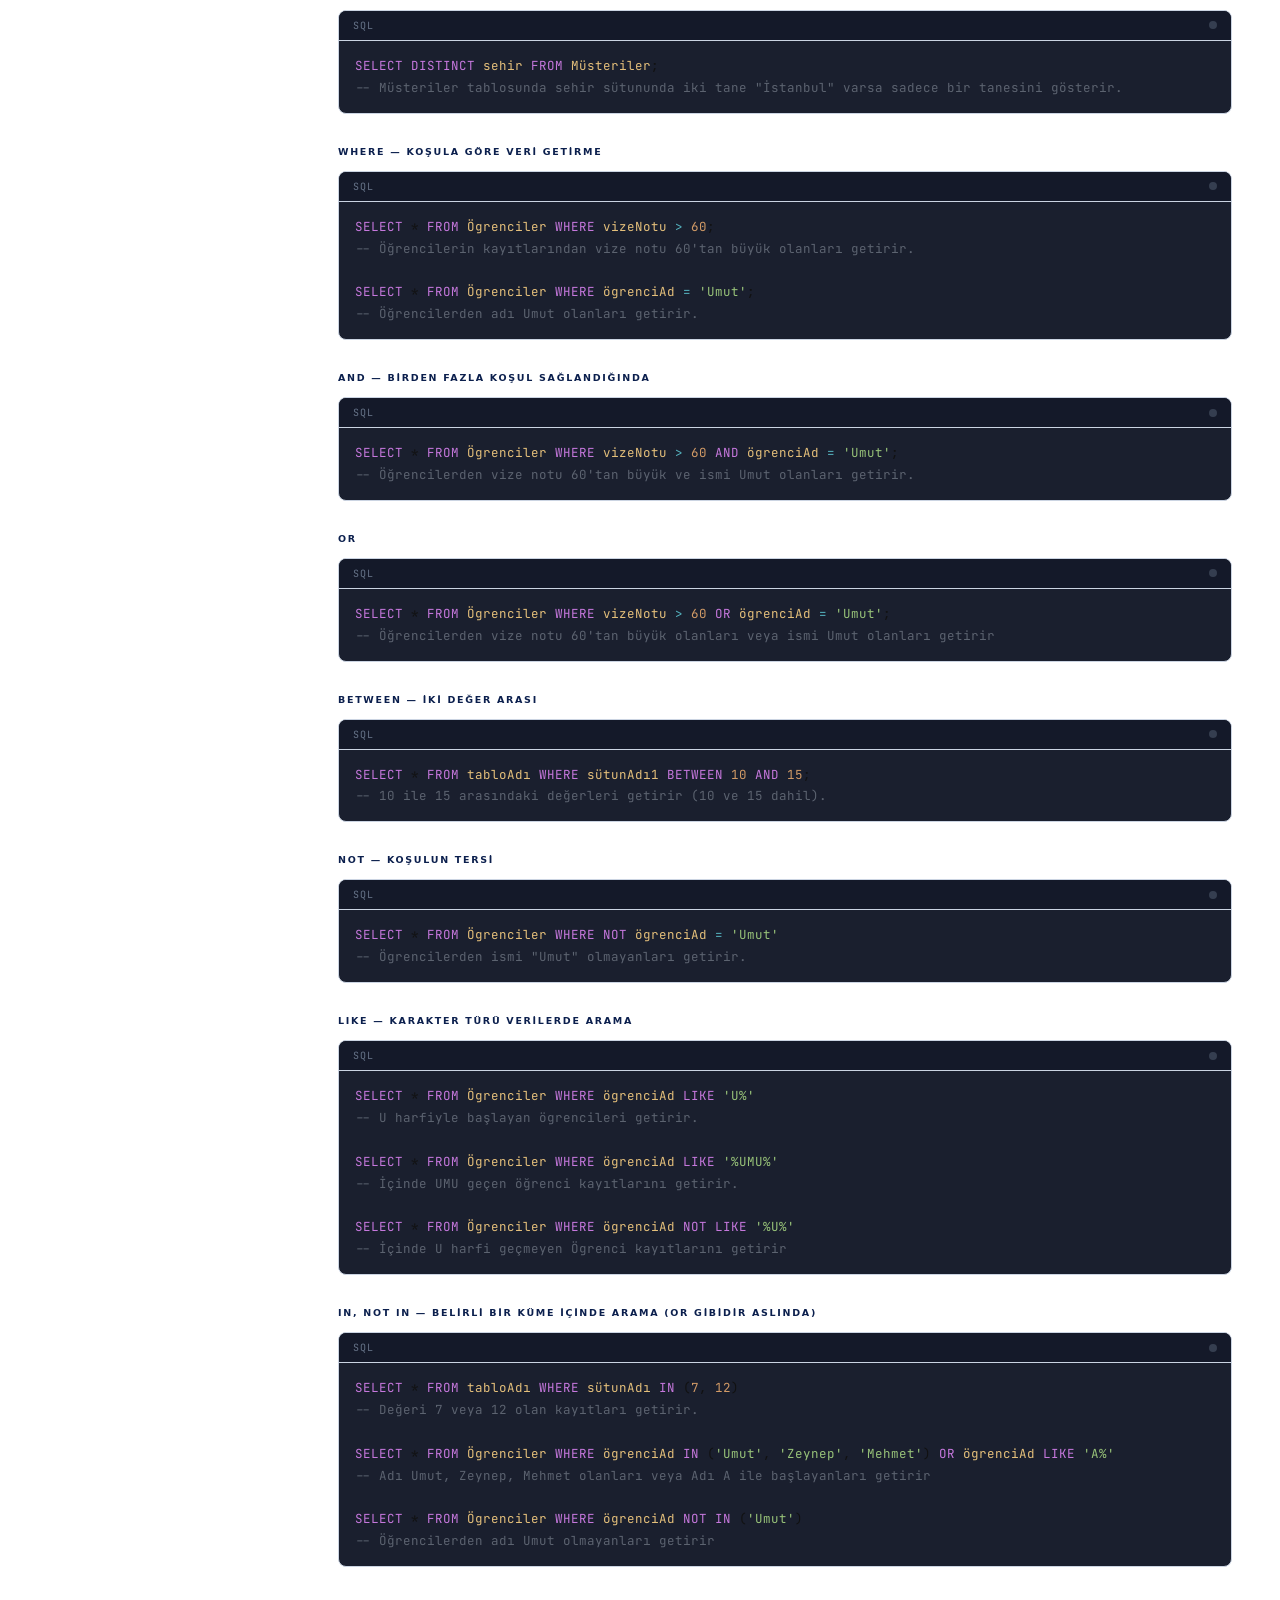
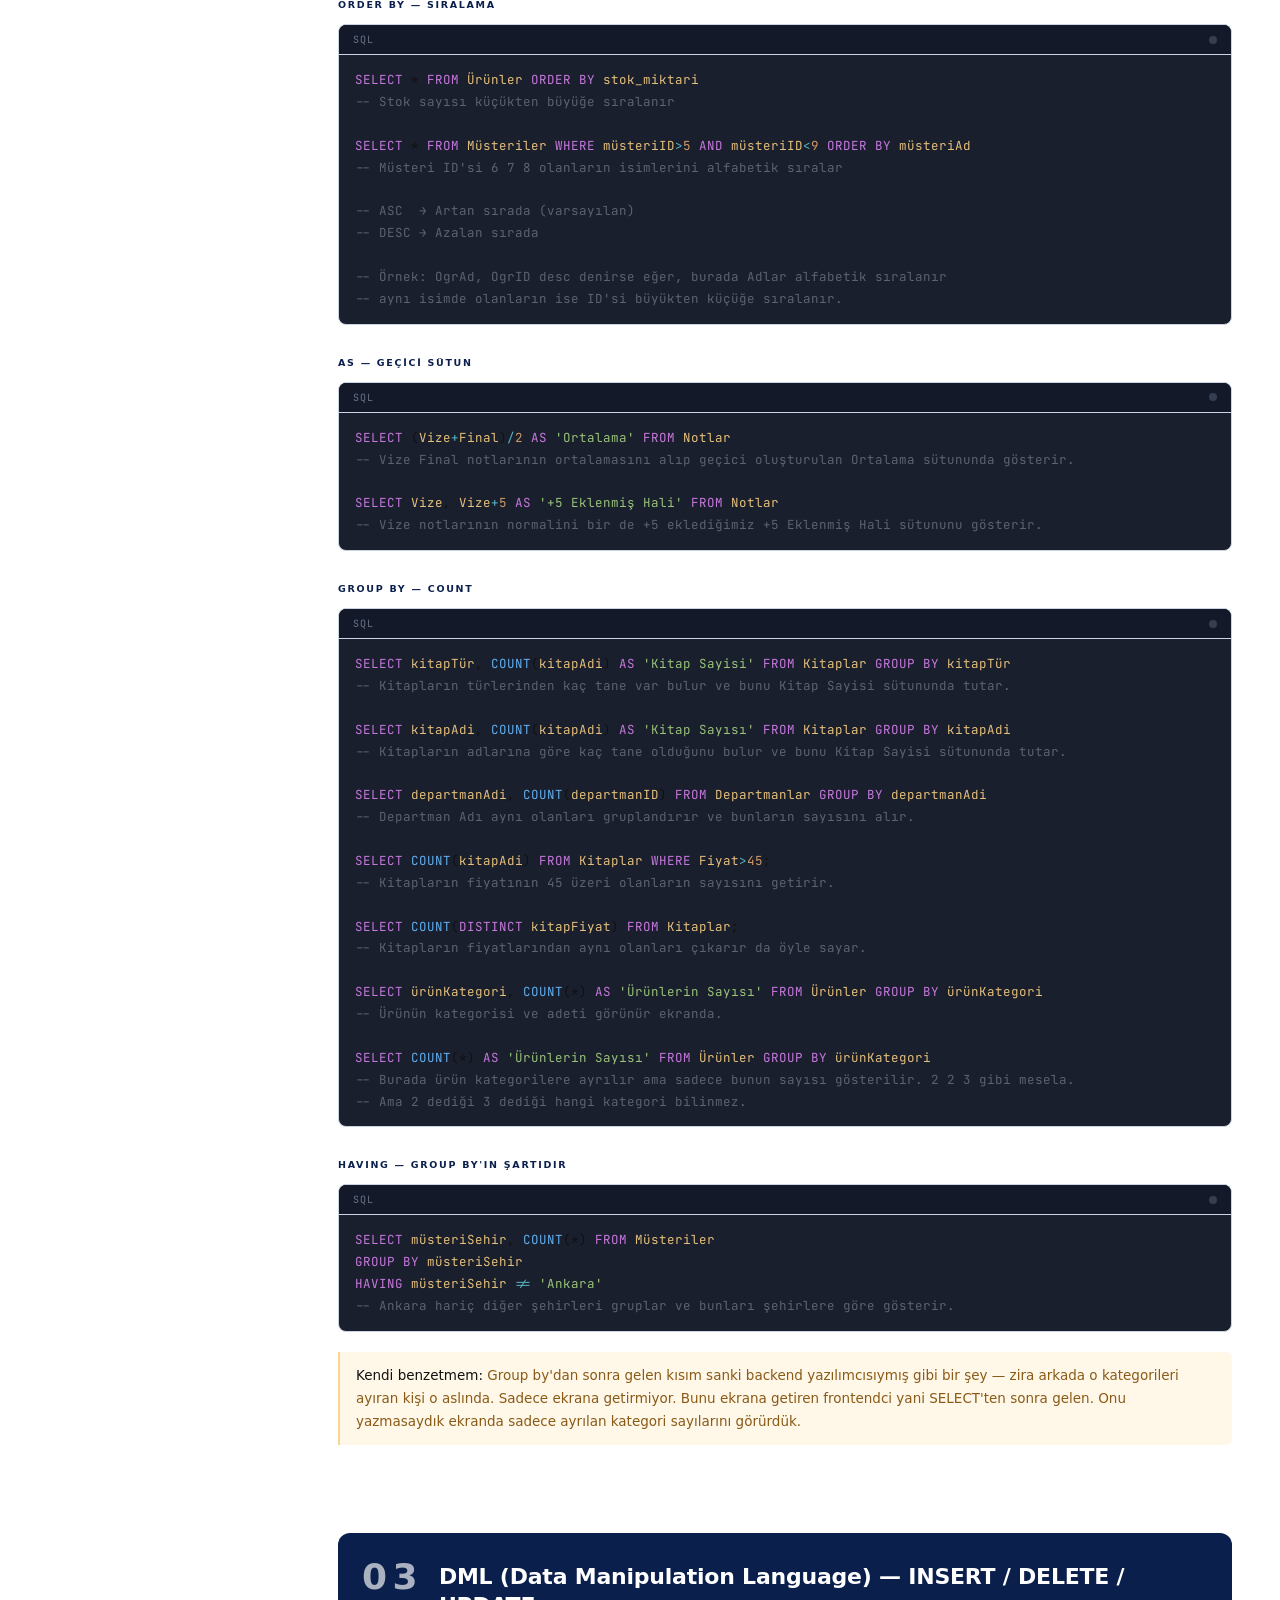
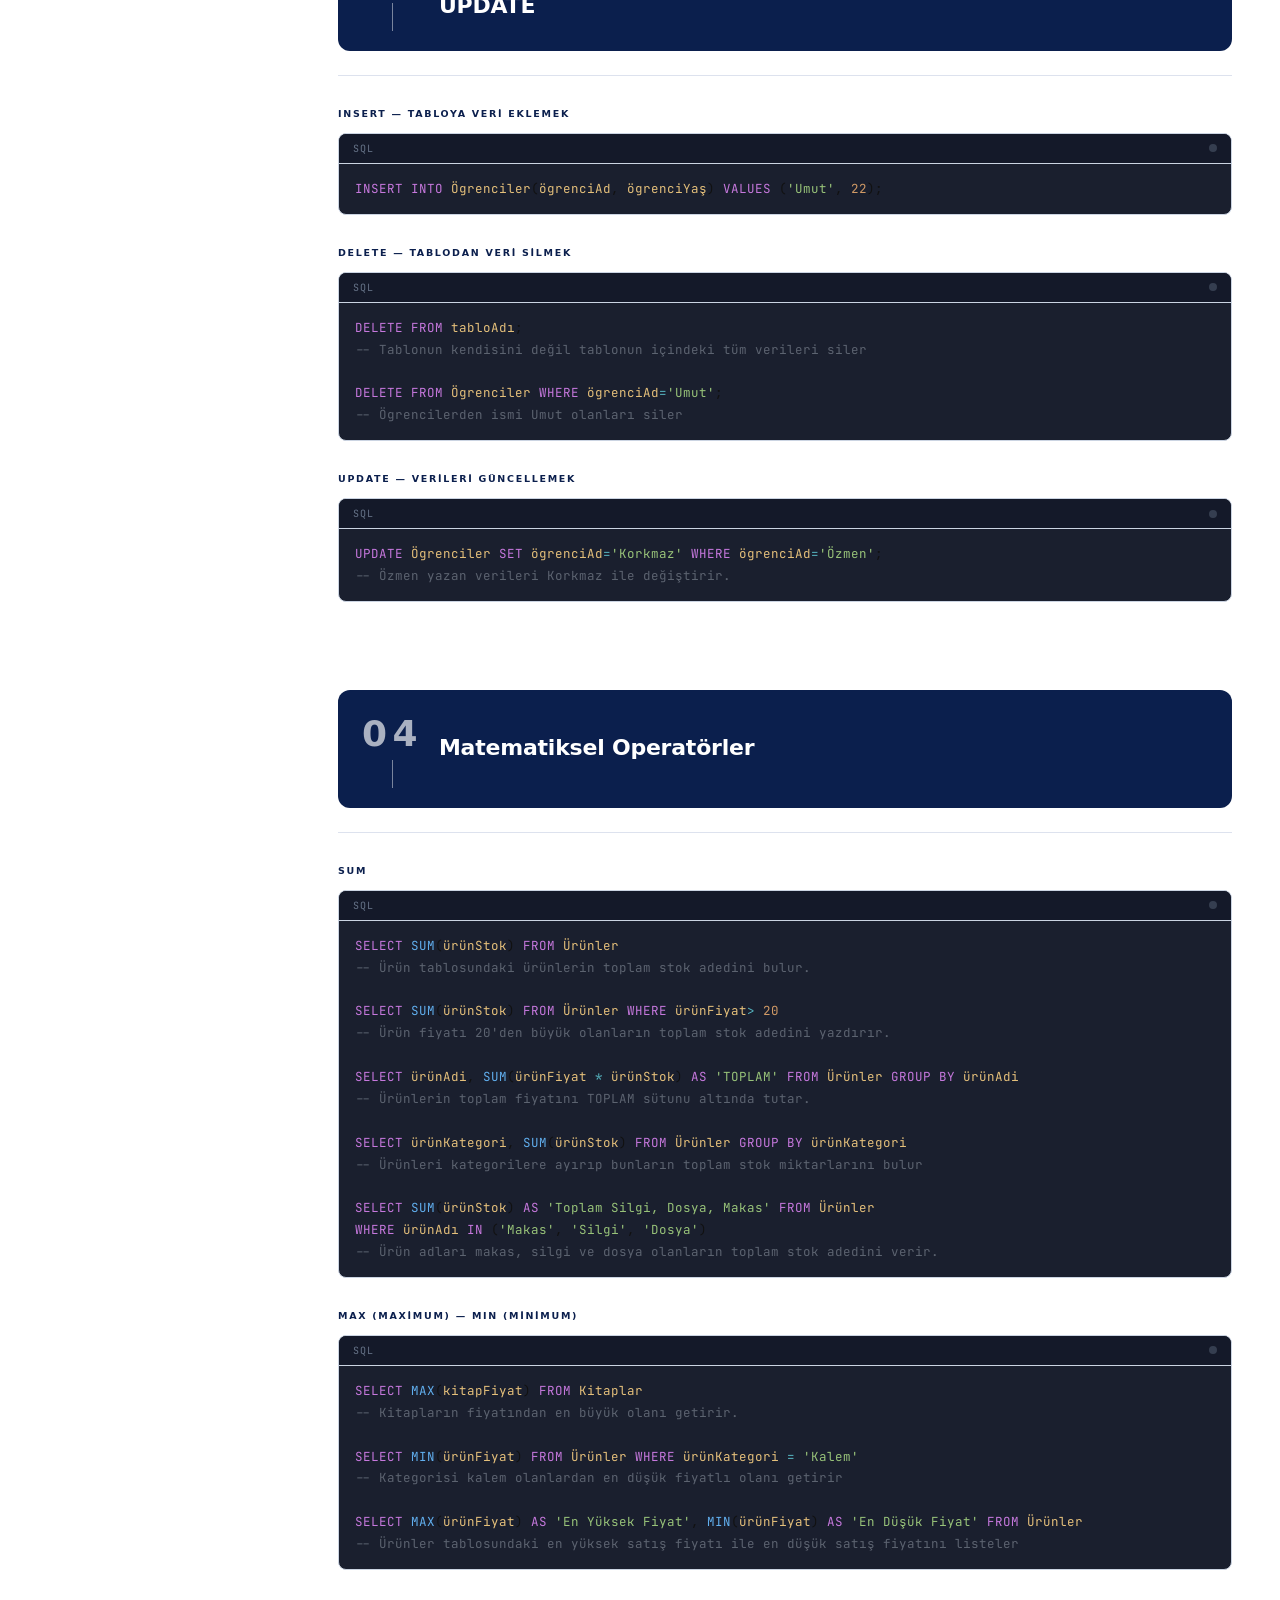
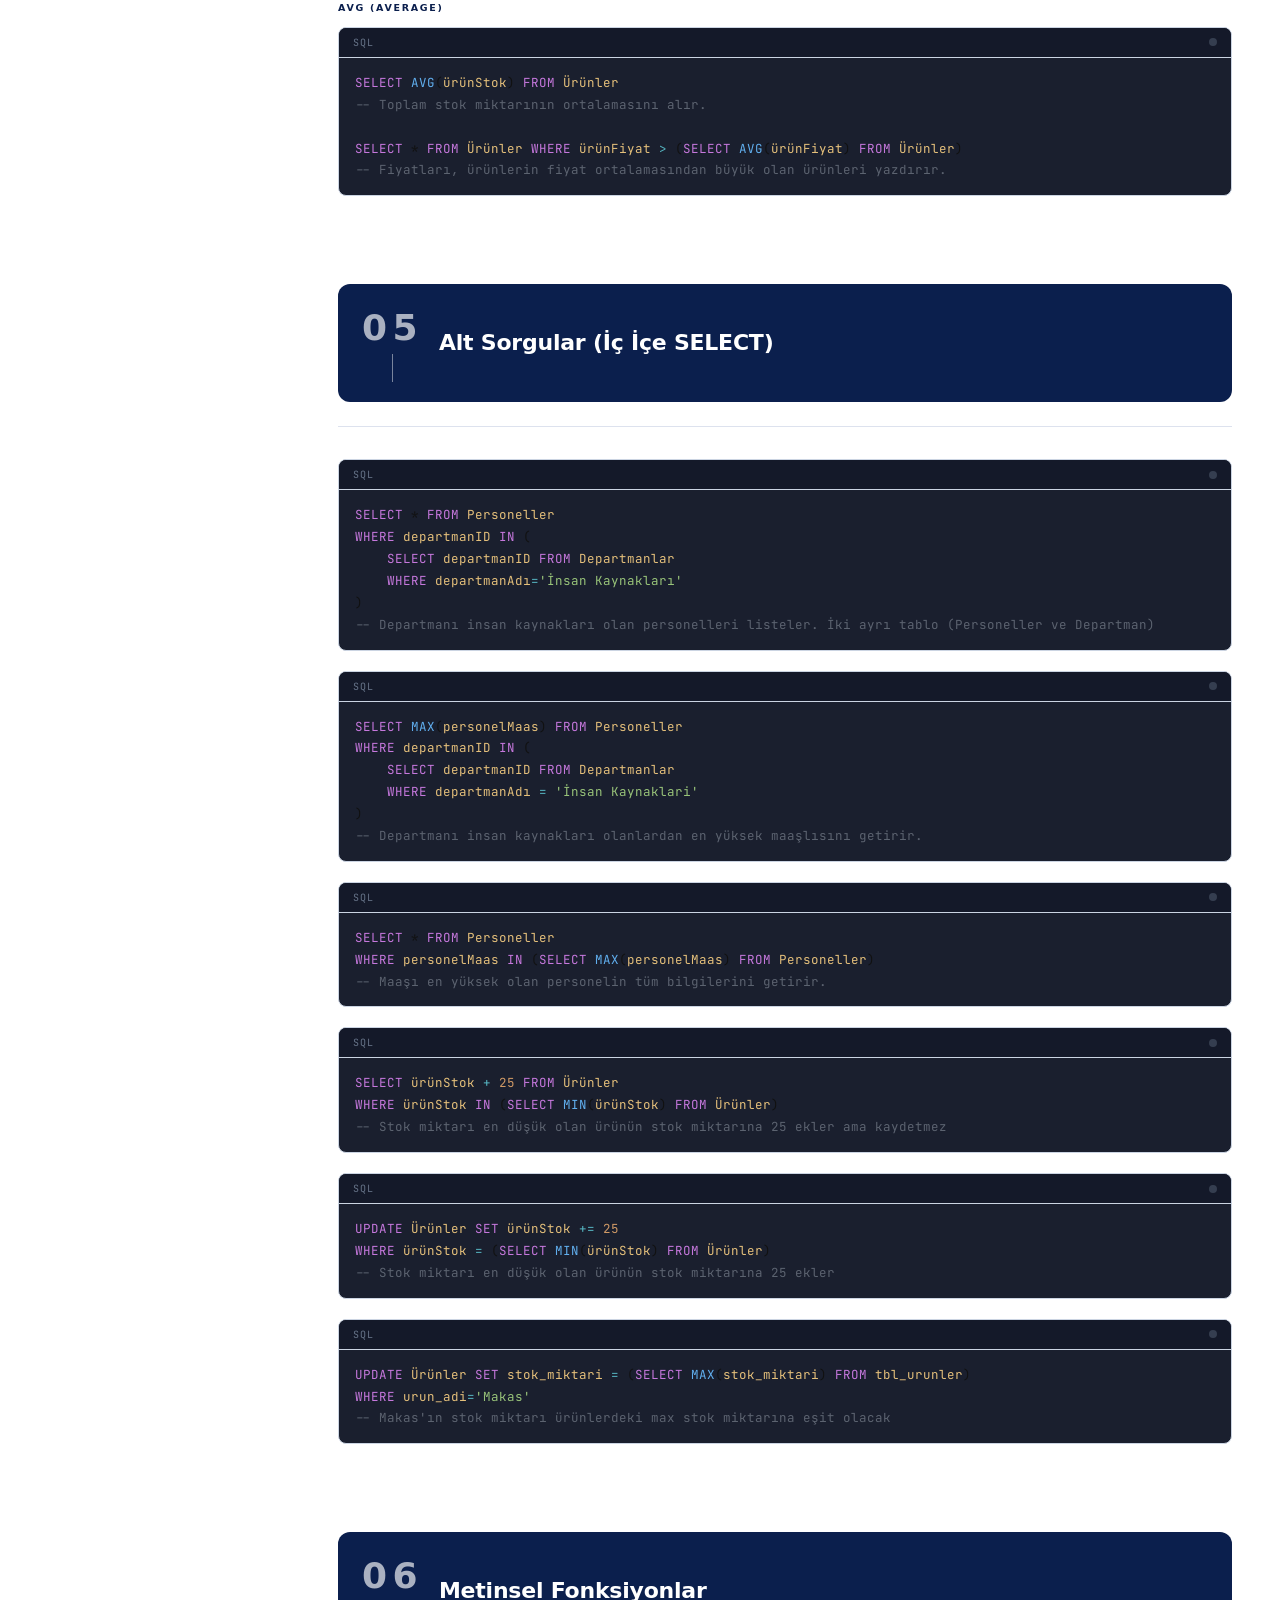
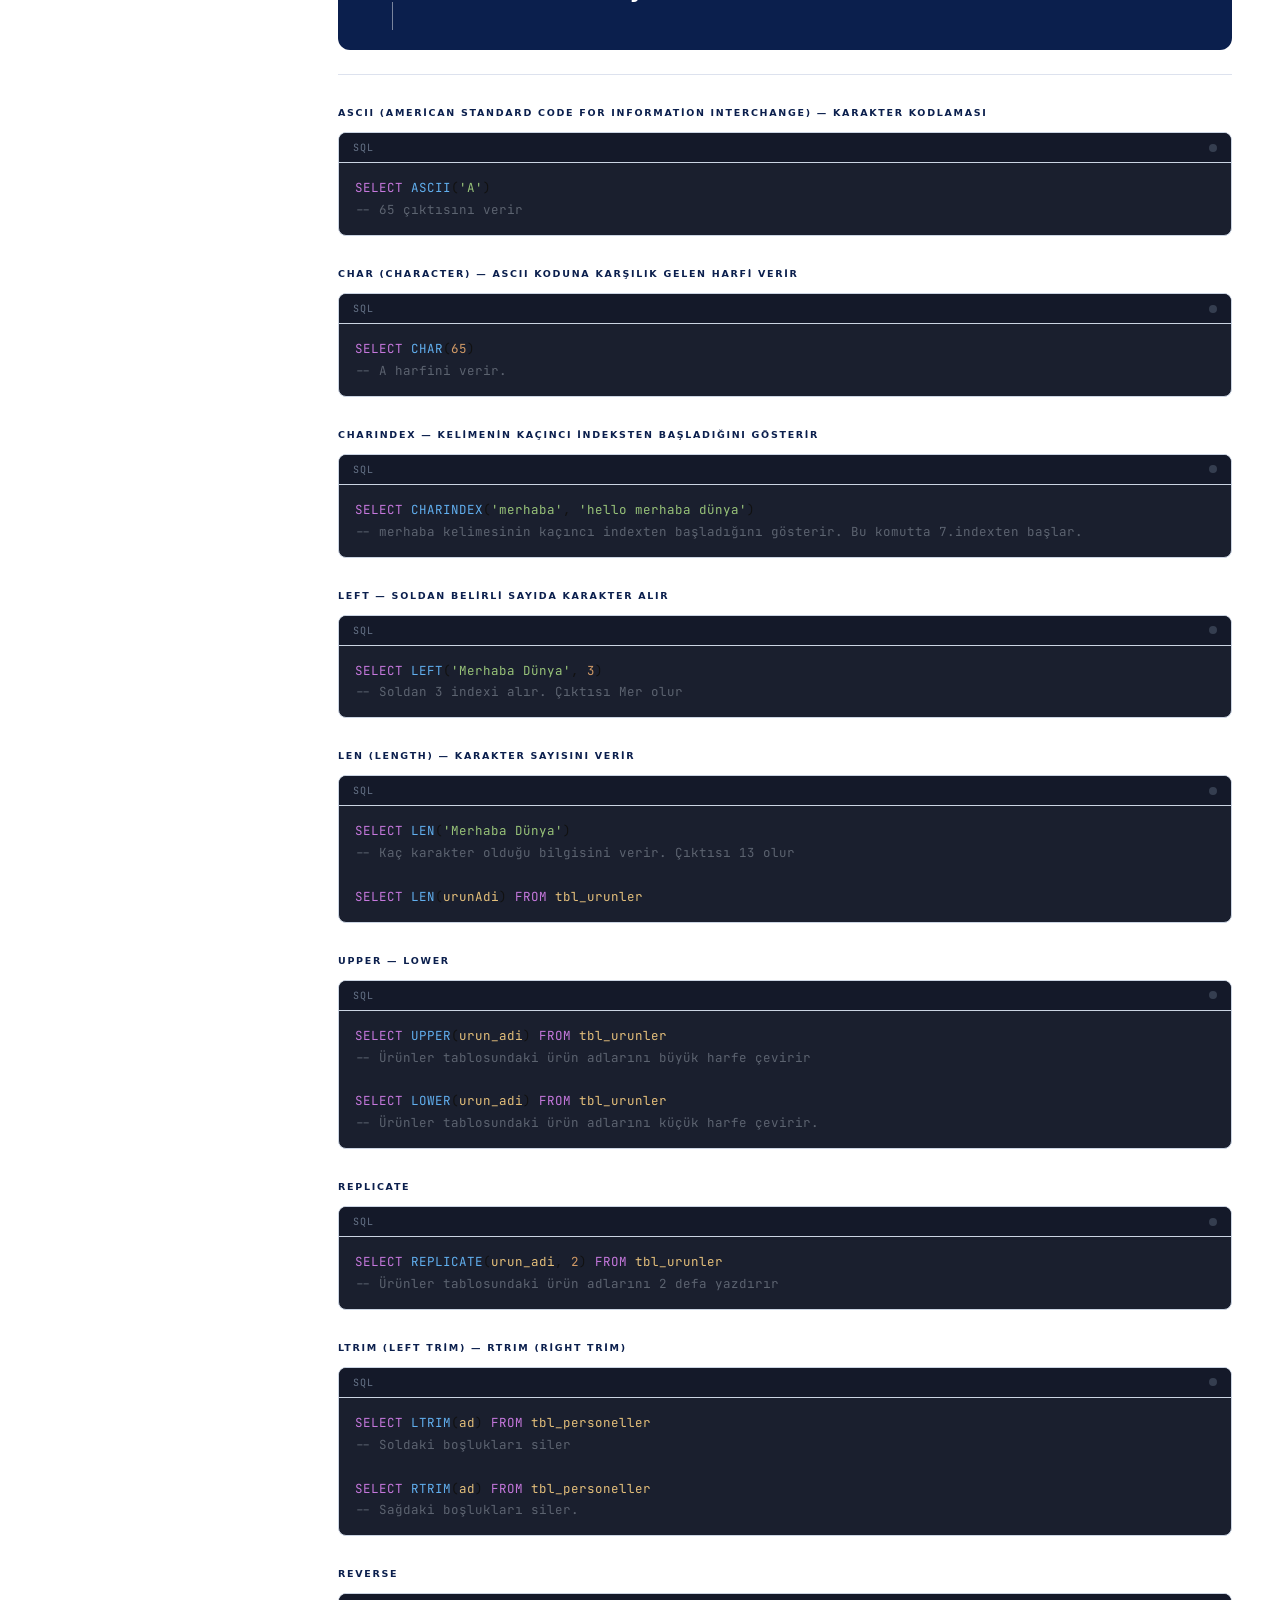
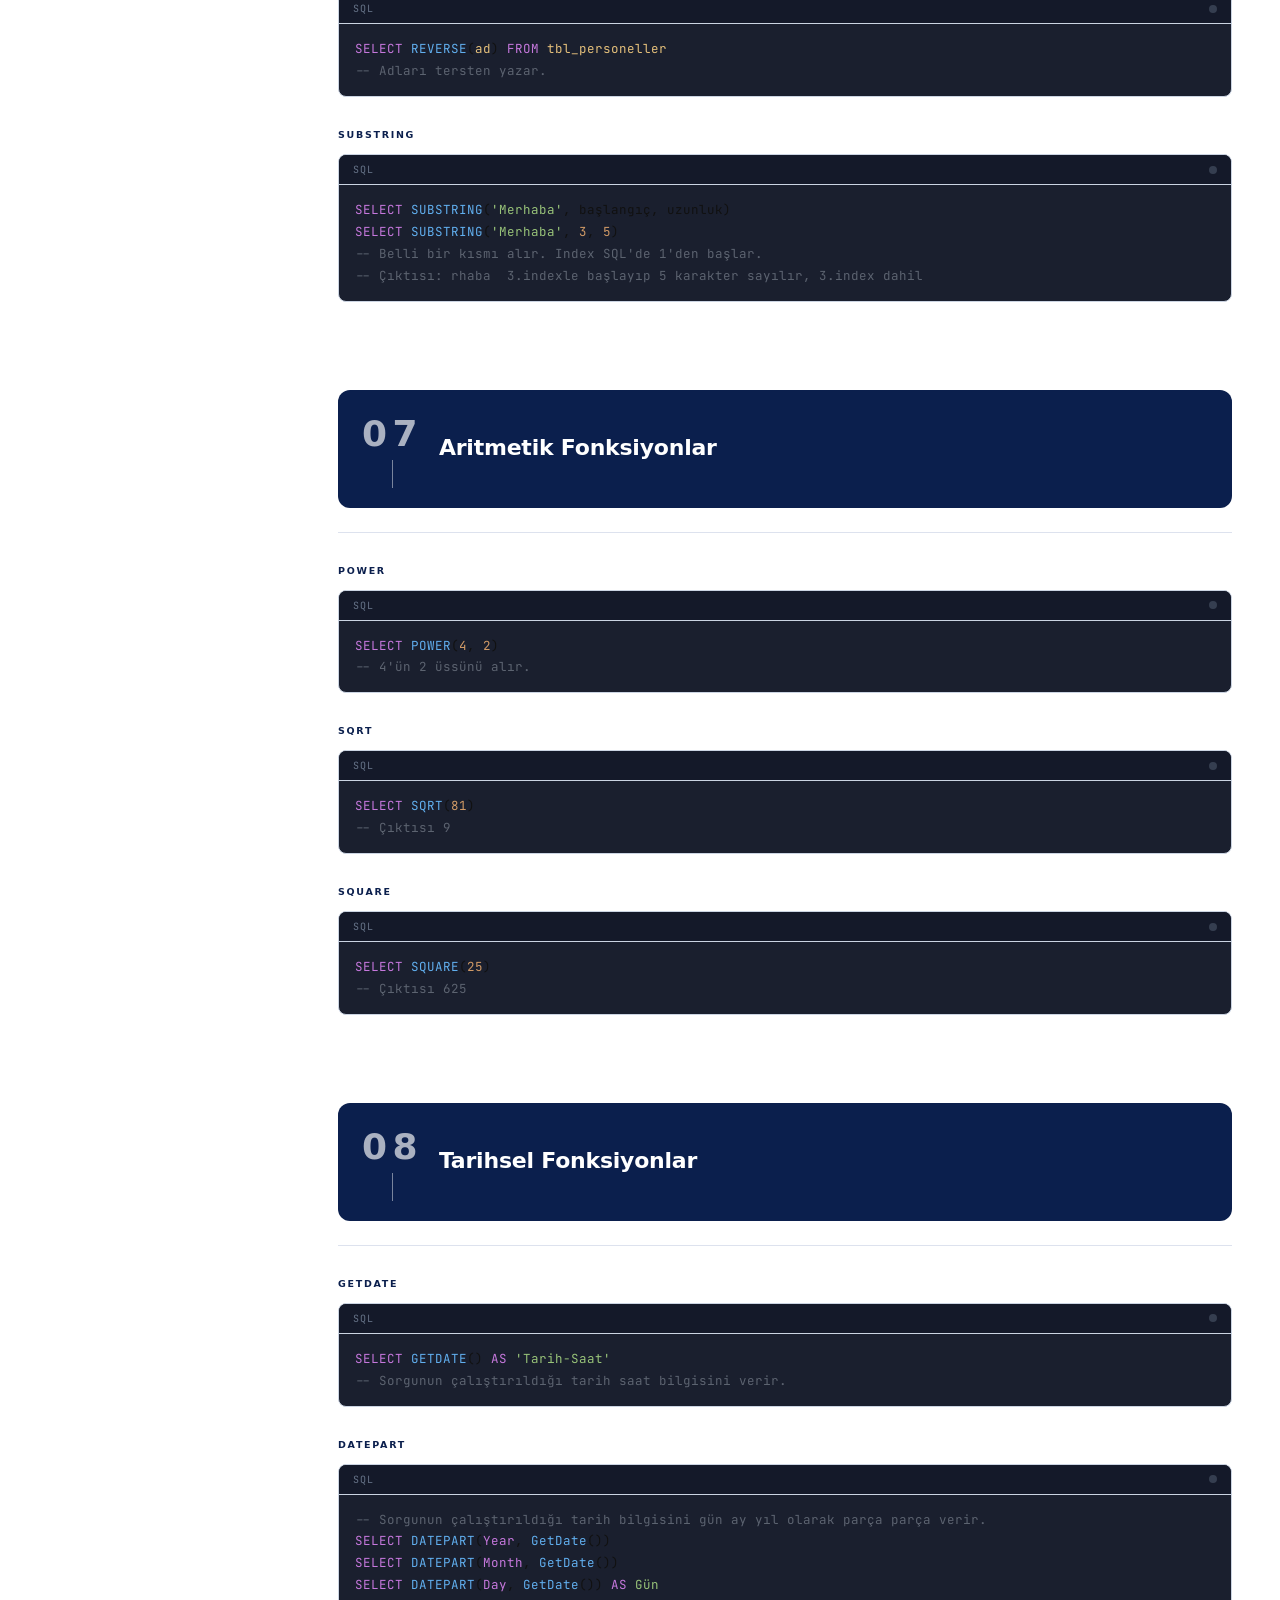
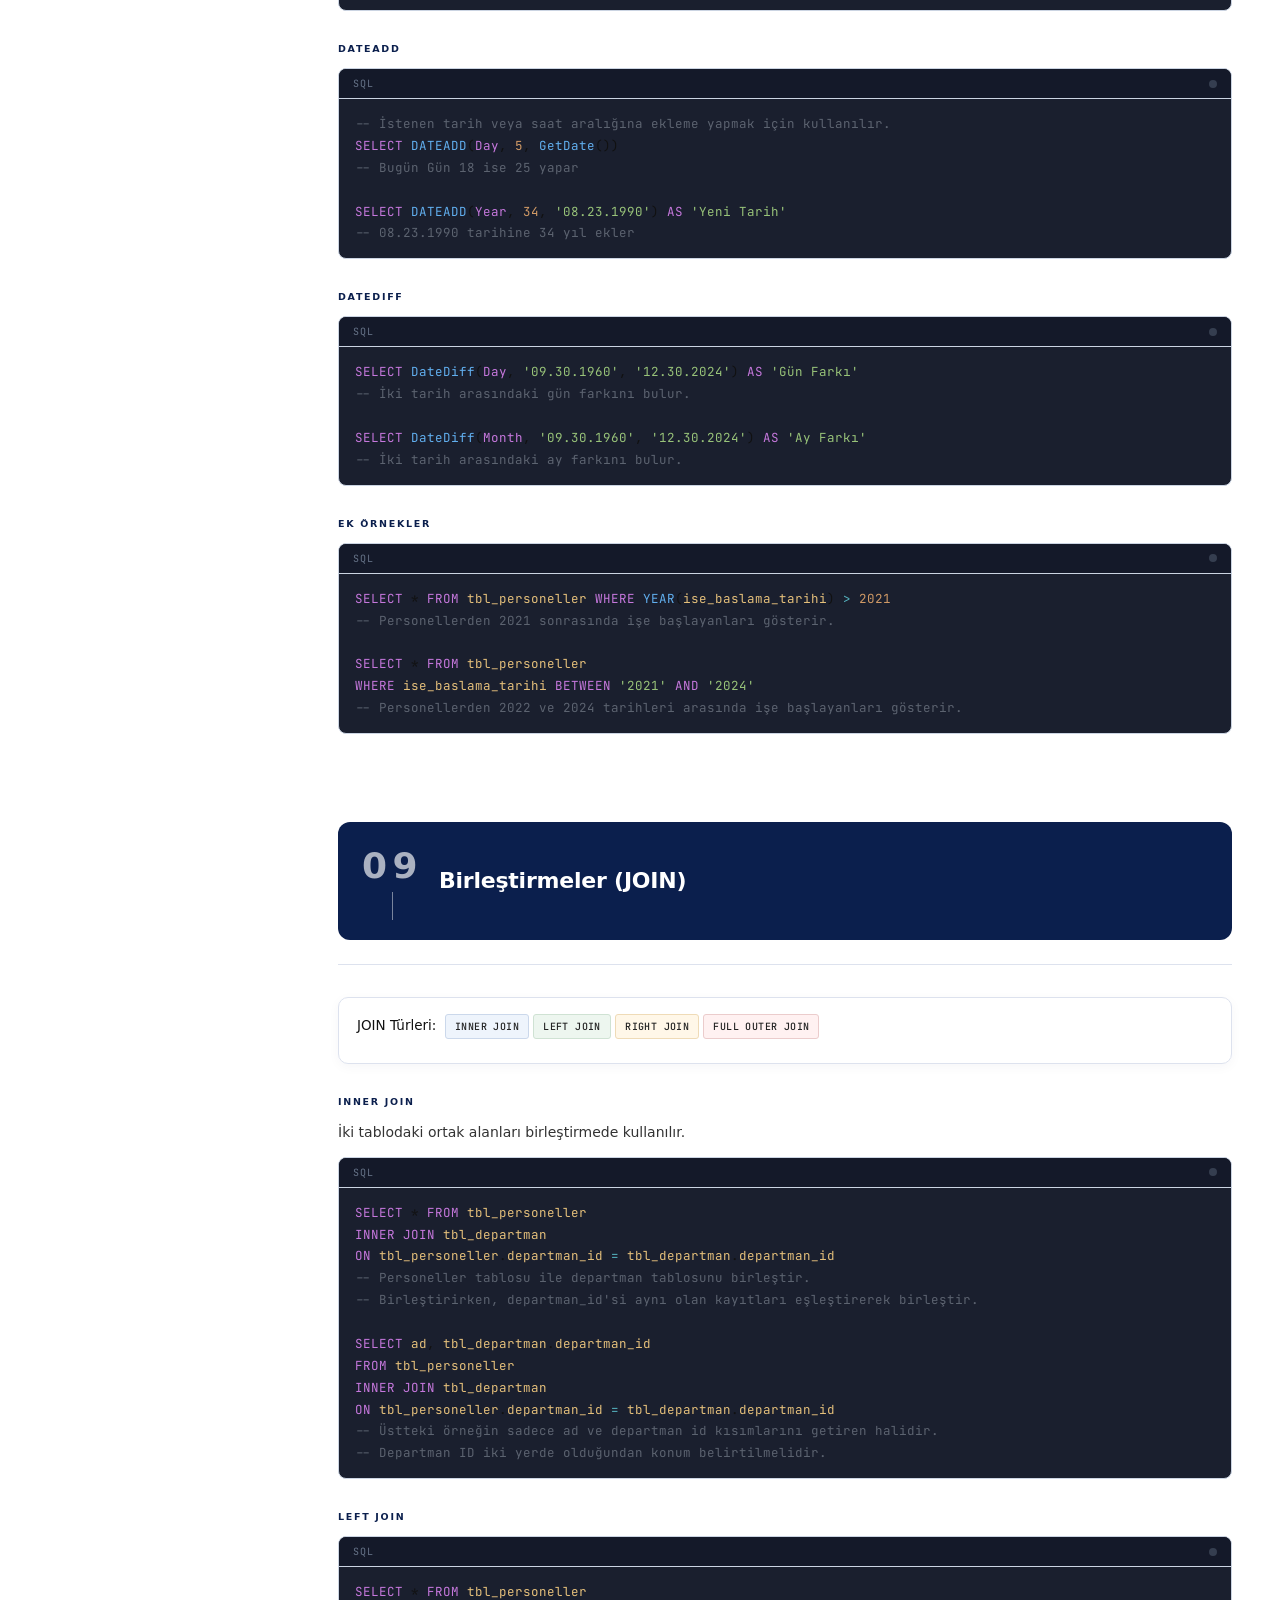
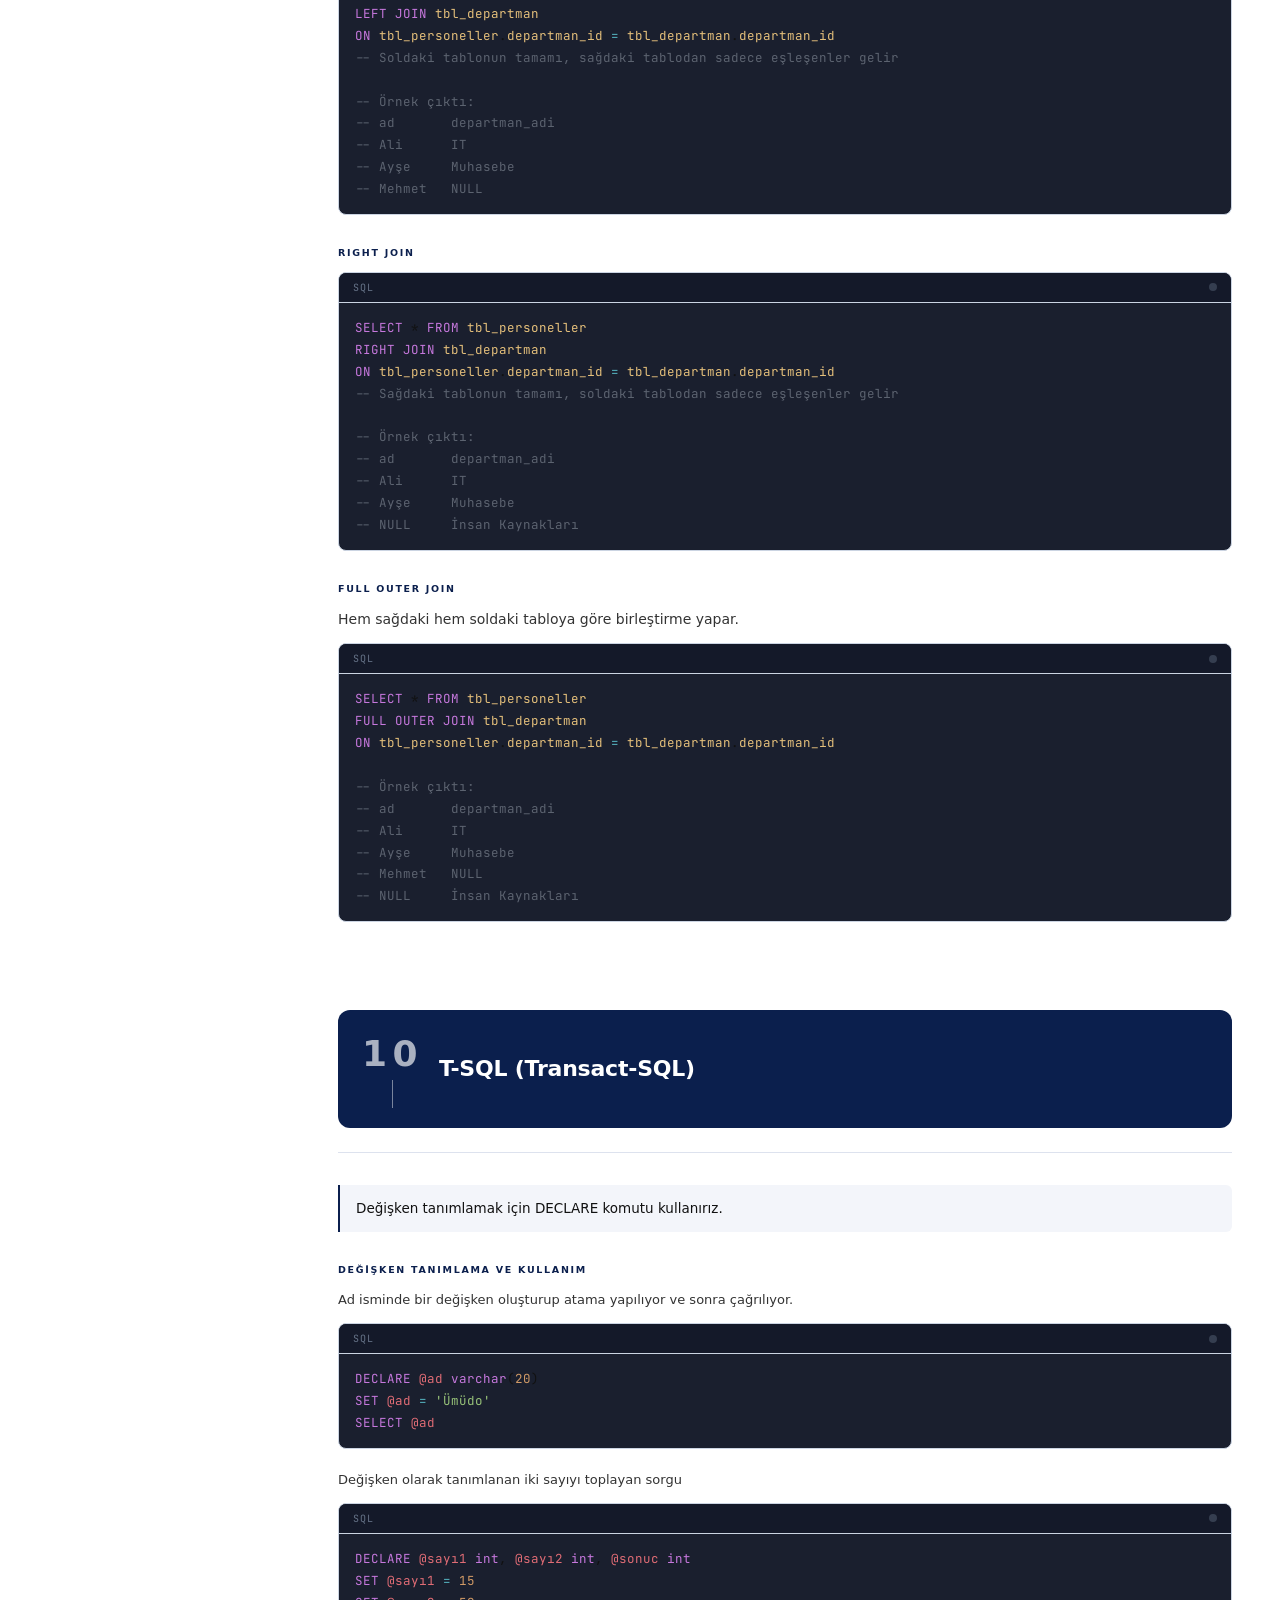
<file: veriTabani.html>
<!DOCTYPE html>
<html lang="tr">
<head>
<meta charset="UTF-8">
<meta name="viewport" content="width=device-width, initial-scale=1.0">
<title>MIS Portal | Veri Tabanı Yönetim Sistemleri</title>
<link href="https://fonts.googleapis.com/css2?family=Crimson+Pro:ital,wght@0,300;0,400;0,600;1,300;1,400&family=JetBrains+Mono:wght@400;500&family=DM+Sans:wght@300;400;500&display=swap" rel="stylesheet">
<style>
*,*::before,*::after{box-sizing:border-box;margin:0;padding:0}
:root{
  --bg:#0b1326;--surface:#121c33;--surface2:#172240;--border:#1e2c4a;--border2:#253660;
  --text:#f0ede6;--sub:#7a8fb5;--muted:#3d527a;--accent:#c5a880;
  --accent-dim:rgba(197,168,128,0.15);--accent-border:rgba(197,168,128,0.25);
  --info-bg:rgba(59,130,246,0.1);--info-text:#7ab4f5;--info-border:rgba(59,130,246,0.2);
  --success-bg:rgba(34,197,94,0.08);--success-text:#6bcf8a;--success-border:rgba(34,197,94,0.18);
  --warn-bg:rgba(245,158,11,0.08);--warn-text:#e8a83a;--warn-border:rgba(245,158,11,0.2);
  --danger-bg:rgba(239,68,68,0.08);--danger-text:#f08080;--danger-border:rgba(239,68,68,0.2);
  --purple-bg:rgba(139,92,246,0.08);--purple-text:#a78bfa;--purple-border:rgba(139,92,246,0.2);
  --sidebar-w:240px;

  /* SQL syntax renkleri */
  --sql-keyword:#c678dd;
  --sql-string:#98c379;
  --sql-comment:#5c6370;
  --sql-number:#d19a66;
  --sql-function:#61afef;
  --sql-operator:#56b6c2;
}
html{scroll-behavior:smooth}
body{font-family:'DM Sans',sans-serif;background:var(--bg);color:var(--text);min-height:100vh;-webkit-font-smoothing:antialiased}
.layout{display:flex;min-height:100vh}

/* SIDEBAR */
.sidebar{width:var(--sidebar-w);min-height:100vh;background:var(--surface);border-right:1px solid var(--border);position:fixed;top:0;left:0;display:flex;flex-direction:column;z-index:100;overflow-y:auto}
.sidebar::-webkit-scrollbar{width:3px}.sidebar::-webkit-scrollbar-track{background:transparent}.sidebar::-webkit-scrollbar-thumb{background:var(--border2);border-radius:2px}
.sidebar-header{padding:28px 20px 20px;border-bottom:1px solid var(--border)}
.sidebar-back{display:flex;align-items:center;gap:8px;text-decoration:none;font-family:'JetBrains Mono',monospace;font-size:10px;letter-spacing:.12em;color:var(--sub);text-transform:uppercase;margin-bottom:16px;transition:color .2s}
.sidebar-back:hover{color:var(--accent)}
.sidebar-course{font-family:'JetBrains Mono',monospace;font-size:9px;letter-spacing:.18em;color:var(--accent);text-transform:uppercase;margin-bottom:6px}
.sidebar-title{font-family:'Crimson Pro',serif;font-size:20px;font-weight:600;color:var(--text);line-height:1.2}
.sidebar-nav{padding:16px 0 24px;flex:1}
.nav-section-label{font-family:'JetBrains Mono',monospace;font-size:9px;letter-spacing:.15em;color:var(--muted);text-transform:uppercase;padding:0 20px;margin:16px 0 6px}
.nav-item{display:flex;align-items:center;gap:10px;padding:8px 20px;text-decoration:none;font-size:12.5px;font-weight:400;color:var(--sub);transition:all .2s;border-left:2px solid transparent;cursor:pointer;background:none;border-right:none;border-top:none;border-bottom:none;width:100%;text-align:left;line-height:1.4}
.nav-item:hover{color:var(--text);background:rgba(255,255,255,0.03)}
.nav-item.active{color:var(--accent);border-left-color:var(--accent);background:var(--accent-dim)}
.nav-item-num{font-family:'JetBrains Mono',monospace;font-size:9px;color:var(--muted);flex-shrink:0;width:16px}
.nav-item.active .nav-item-num{color:var(--accent);opacity:.7}

/* MAIN */
.main{margin-left:var(--sidebar-w);flex:1;padding:64px 56px 120px;max-width:calc(760px + var(--sidebar-w));width:100%}
.page-header{margin-bottom:72px;padding-bottom:32px;border-bottom:1px solid var(--border)}
.page-label{font-family:'JetBrains Mono',monospace;font-size:10px;letter-spacing:.2em;color:var(--accent);text-transform:uppercase;margin-bottom:12px}
.page-title{font-family:'Crimson Pro',serif;font-size:48px;font-weight:300;color:var(--text);letter-spacing:-.02em;margin-bottom:8px}
.page-sub{font-size:13px;color:var(--sub)}

/* UNITS */
.unit{margin-bottom:88px;scroll-margin-top:40px}
.unit-header{display:flex;align-items:flex-start;gap:20px;margin-bottom:36px}
.unit-num-block{flex-shrink:0;display:flex;flex-direction:column;align-items:center;padding-top:6px}
.unit-num{font-family:'JetBrains Mono',monospace;font-size:10px;letter-spacing:.15em;color:var(--accent);opacity:.6}
.unit-line{width:1px;height:28px;background:var(--border);margin-top:8px}
.unit-title{font-family:'Crimson Pro',serif;font-size:32px;font-weight:400;color:var(--text);letter-spacing:-.01em;line-height:1.2;margin-bottom:4px}
.unit-divider{height:1px;background:var(--border);margin-bottom:32px}

/* TYPOGRAPHY */
h3{font-family:'JetBrains Mono',monospace;font-size:9.5px;letter-spacing:.18em;color:var(--sub);text-transform:uppercase;margin:32px 0 14px}
h4{font-size:14px;font-weight:500;color:var(--text);margin:20px 0 10px}
p,li{font-size:14px;line-height:1.7;color:var(--sub)}
ul{padding-left:18px}li{margin-bottom:5px}
strong{color:var(--text);font-weight:500}em{color:var(--sub);font-style:italic}

/* COMPONENTS */
.card{background:var(--surface);border:1px solid var(--border);border-radius:8px;padding:16px 18px;margin-bottom:10px}
.card p,.card li{font-size:13.5px}
.grid2{display:grid;grid-template-columns:1fr 1fr;gap:10px;margin-bottom:12px}

.highlight-box{border-left:2px solid var(--accent);padding:12px 16px;background:var(--accent-dim);border-radius:0 6px 6px 0;margin:14px 0}
.highlight-box p{color:var(--text);font-size:13.5px;margin:0}
.info-box{border-left:2px solid rgba(59,130,246,0.4);padding:12px 16px;background:var(--info-bg);border-radius:0 6px 6px 0;margin:14px 0}
.info-box p{color:var(--info-text);font-size:13.5px;margin:0}
.warn-box{border-left:2px solid rgba(245,158,11,0.4);padding:12px 16px;background:var(--warn-bg);border-radius:0 6px 6px 0;margin:14px 0}
.warn-box p{color:var(--warn-text);font-size:13.5px;margin:0}
.success-box{border-left:2px solid rgba(34,197,94,0.4);padding:12px 16px;background:var(--success-bg);border-radius:0 6px 6px 0;margin:14px 0}
.success-box p{color:var(--success-text);font-size:13.5px;margin:0}

.badge{display:inline-block;font-size:10px;font-weight:500;font-family:'JetBrains Mono',monospace;padding:3px 9px;border-radius:3px;letter-spacing:.04em;text-transform:uppercase;margin-bottom:8px}
.b-blue{background:var(--info-bg);color:var(--info-text);border:1px solid var(--info-border)}
.b-green{background:var(--success-bg);color:var(--success-text);border:1px solid var(--success-border)}
.b-amber{background:var(--warn-bg);color:var(--warn-text);border:1px solid var(--warn-border)}
.b-red{background:var(--danger-bg);color:var(--danger-text);border:1px solid var(--danger-border)}
.b-purple{background:var(--purple-bg);color:var(--purple-text);border:1px solid var(--purple-border)}
.b-accent{background:var(--accent-dim);color:var(--accent);border:1px solid var(--accent-border)}

/* SQL KODU */
.sql-block{
  background:#1a1f2e;
  border:1px solid var(--border2);
  border-radius:8px;
  margin:12px 0 20px;
  overflow:hidden;
}
.sql-block-header{
  display:flex;
  align-items:center;
  justify-content:space-between;
  padding:8px 14px;
  background:#141929;
  border-bottom:1px solid var(--border2);
}
.sql-block-label{
  font-family:'JetBrains Mono',monospace;
  font-size:10px;
  letter-spacing:.1em;
  color:var(--muted);
  text-transform:uppercase;
}
.sql-block-dot{width:8px;height:8px;border-radius:50%;background:var(--muted);opacity:.4}
.sql-block pre{
  padding:14px 16px;
  margin:0;
  overflow-x:auto;
  font-family:'JetBrains Mono',monospace;
  font-size:12.5px;
  line-height:1.75;
  white-space:pre;
}
.sql-block pre::-webkit-scrollbar{height:4px}
.sql-block pre::-webkit-scrollbar-track{background:transparent}
.sql-block pre::-webkit-scrollbar-thumb{background:var(--border2);border-radius:2px}

/* SQL Sözdizimi renkleri */
.kw{color:var(--sql-keyword)}       /* keyword: SELECT, FROM, WHERE... */
.fn{color:var(--sql-function)}      /* fonksiyon: COUNT, SUM, AVG... */
.st{color:var(--sql-string)}        /* string: 'Umut', 'Kalem' */
.nm{color:var(--sql-number)}        /* sayı: 60, 200, 5.56 */
.cm{color:var(--sql-comment)}       /* yorum: -- açıklama */
.op{color:var(--sql-operator)}      /* operatör: >, <, = */
.tb{color:#e5c07b}                  /* tablo/sütun adı */
.vr{color:#e06c75}                  /* değişken: @sayi */

/* JOIN Diyagramı */
.join-visual{
  display:flex;
  align-items:center;
  justify-content:center;
  gap:0;
  margin:16px 0;
  padding:16px;
  background:var(--surface2);
  border-radius:8px;
  border:1px solid var(--border);
}
.join-circle{
  width:80px;height:80px;border-radius:50%;
  display:flex;align-items:center;justify-content:center;
  font-size:11px;font-weight:500;font-family:'JetBrains Mono',monospace;
  color:#fff;
}
.join-circle-a{background:rgba(97,175,239,0.5);margin-right:-20px;z-index:1}
.join-circle-b{background:rgba(152,195,121,0.5);margin-left:-20px}
.join-label{font-size:12px;color:var(--sub);text-align:center;margin-top:8px}

/* DIKW */
.dikw-wrap{display:flex;flex-direction:column;gap:4px;margin:16px 0}
.dikw-level{border-radius:8px;padding:14px 18px;border:1px solid var(--border)}
.dikw-label{font-family:'JetBrains Mono',monospace;font-size:9px;letter-spacing:.15em;text-transform:uppercase;margin-bottom:6px;font-weight:500}

/* KEY TABLE */
table{width:100%;border-collapse:collapse;font-size:13px;margin:12px 0;border-radius:8px;overflow:hidden}
th{text-align:left;padding:10px 12px;background:var(--surface2);font-weight:500;color:var(--text);font-size:12px;border-bottom:1px solid var(--border2)}
td{padding:10px 12px;border-bottom:1px solid var(--border);color:var(--sub);font-size:13px;vertical-align:top}
tr:last-child td{border-bottom:none}
td strong{color:var(--text)}

/* PROGRESS */
.progress-bar{position:fixed;top:0;left:var(--sidebar-w);right:0;height:2px;background:var(--border);z-index:200}
.progress-fill{height:100%;background:var(--accent);width:0%;transition:width .1s}

/* MOBILE */
.mobile-toggle{display:none;position:fixed;top:16px;left:16px;width:40px;height:40px;background:var(--surface);border:1px solid var(--border);border-radius:8px;align-items:center;justify-content:center;cursor:pointer;z-index:200;color:var(--text)}

@media(max-width:768px){
  .sidebar{transform:translateX(-100%);transition:transform .3s cubic-bezier(0.16,1,0.3,1)}
  .sidebar.open{transform:translateX(0)}
  .main{margin-left:0;padding:72px 20px 80px}
  .mobile-toggle{display:flex}
  .page-title{font-size:34px}
  .grid2{grid-template-columns:1fr}
  .progress-bar{left:0}
}

@keyframes fadeUp{from{opacity:0;transform:translateY(12px)}to{opacity:1;transform:translateY(0)}}
.unit{animation:fadeUp .5s ease both}
</style>
<link rel="stylesheet" href="theme.css">
</head>
<body>

<div class="progress-bar"><div class="progress-fill" id="progressFill"></div></div>
<button class="mobile-toggle" onclick="toggleSidebar()" aria-label="Menü">
  <svg width="18" height="18" viewBox="0 0 24 24" fill="none" stroke="currentColor" stroke-width="2"><line x1="3" y1="6" x2="21" y2="6"/><line x1="3" y1="12" x2="21" y2="12"/><line x1="3" y1="18" x2="21" y2="18"/></svg>
</button>

<div class="layout">
<aside class="sidebar" id="sidebar">
  <div class="sidebar-header">
    <a href="index.html" class="sidebar-back">
      <svg width="12" height="12" viewBox="0 0 24 24" fill="none" stroke="currentColor" stroke-width="2"><polyline points="15 18 9 12 15 6"/></svg>
      MIS Portal
    </a>
    <div class="sidebar-course">Veri Tabanı YS</div>
    <div class="sidebar-title">Ders Notları</div>
  </div>
  <nav class="sidebar-nav">
    <div class="nav-section-label">İçindekiler</div>
    <button class="nav-item active" onclick="goToSection('ddl')"><span class="nav-item-num">01</span>DDL</button>
    <button class="nav-item" onclick="goToSection('dml-select')"><span class="nav-item-num">02</span>DML — SELECT</button>
    <button class="nav-item" onclick="goToSection('dml-diger')"><span class="nav-item-num">03</span>DML — INSERT / DELETE / UPDATE</button>
    <button class="nav-item" onclick="goToSection('matematik')"><span class="nav-item-num">04</span>Matematiksel Operatörler</button>
    <button class="nav-item" onclick="goToSection('alt-sorgu')"><span class="nav-item-num">05</span>Alt Sorgular</button>
    <button class="nav-item" onclick="goToSection('metin-fn')"><span class="nav-item-num">06</span>Metinsel Fonksiyonlar</button>
    <button class="nav-item" onclick="goToSection('aritmetik-fn')"><span class="nav-item-num">07</span>Aritmetik Fonksiyonlar</button>
    <button class="nav-item" onclick="goToSection('tarih-fn')"><span class="nav-item-num">08</span>Tarihsel Fonksiyonlar</button>
    <button class="nav-item" onclick="goToSection('joinler')"><span class="nav-item-num">09</span>Birleştirmeler (JOIN)</button>
    <button class="nav-item" onclick="goToSection('tsql')"><span class="nav-item-num">10</span>T-SQL</button>
    <button class="nav-item" onclick="goToSection('prosedurler')"><span class="nav-item-num">11</span>Prosedürler</button>
    <button class="nav-item" onclick="goToSection('fonksiyonlar')"><span class="nav-item-num">12</span>Fonksiyonlar</button>
    <button class="nav-item" onclick="goToSection('trigger')"><span class="nav-item-num">13</span>Trigger</button>
    <button class="nav-item" onclick="goToSection('anahtarlar')"><span class="nav-item-num">14</span>Anahtarlar</button>
    <button class="nav-item" onclick="goToSection('dikw')"><span class="nav-item-num">15</span>DIKW Piramidi</button>
  </nav>
</aside>

<main class="main">
  <div class="page-header">
    <div class="page-title">Veri Tabanı Yönetim Sistemleri</div>
  </div>

  <!-- ══════════════════════════════════════
       01 — DDL
  ══════════════════════════════════════ -->
  <section class="unit" id="ddl">
    <div class="unit-header">
      <div class="unit-num-block"><span class="unit-num">01</span><div class="unit-line"></div></div>
      <div><h2 class="unit-title">DDL — Data Definition Language</h2></div>
    </div>
    <div class="unit-divider"></div>

    <div class="highlight-box">
      <p>Veri tabanını <strong>oluşturma yapısını tanımlama</strong>, <strong>yapısını değiştirme</strong> ve <strong>silme işlemlerini</strong> içerir.</p>
    </div>
    <div class="card" style="margin-bottom:24px">
      <p style="margin:0"><strong>Komutlar:</strong> &nbsp;<span class="badge b-blue">CREATE</span> <span class="badge b-amber">ALTER</span> <span class="badge b-red">DROP</span> <span class="badge b-purple">TRUNCATE</span></p>
    </div>

    <!-- CREATE -->
    <h3>CREATE Komutu</h3>
    <p style="margin-bottom:10px">Veri tabanı veya tablo oluşturmada kullanılır.</p>

    <p style="font-size:13px;color:var(--sub);margin-bottom:4px">Create ile Veri Tabanı Oluşturma</p>
    <div class="sql-block">
      <div class="sql-block-header"><span class="sql-block-label">SQL</span><div class="sql-block-dot"></div></div>
      <pre><span class="kw">CREATE DATABASE</span> <span class="tb">Siparisler</span>;</pre>
    </div>

    <p style="font-size:13px;color:var(--sub);margin-bottom:4px">Create ile Tablo Oluşturma</p>
    <div class="sql-block">
      <div class="sql-block-header"><span class="sql-block-label">SQL</span><div class="sql-block-dot"></div></div>
      <pre><span class="kw">CREATE TABLE</span> <span class="tb">Ürünler</span> (
    <span class="tb">ürünID</span>   <span class="kw">int</span> <span class="kw">Primary Key</span>,
    <span class="tb">ürünAd</span>   <span class="kw">int</span>,
    <span class="tb">ürünAdet</span> <span class="kw">int</span>,
);</pre>
    </div>

    <!-- ALTER -->
    <h3>ALTER Komutu</h3>
    <p style="margin-bottom:10px">Mevcut bir tablo üzerinde değişiklikler yapmak için kullanılır. Tabloya sütun eklenebilir, var olan sütun değiştirilebilir veya silinebilir.</p>

    <p style="font-size:13px;color:var(--sub);margin-bottom:4px">Alter ile Tabloya Sütun Ekleme</p>
    <div class="sql-block">
      <div class="sql-block-header"><span class="sql-block-label">SQL</span><div class="sql-block-dot"></div></div>
      <pre><span class="kw">ALTER TABLE</span> <span class="tb">Ürünler</span> <span class="kw">ADD</span> <span class="tb">eklenecekSütun</span> <span class="kw">int</span>;</pre>
    </div>

    <p style="font-size:13px;color:var(--sub);margin-bottom:4px">Alter ve Drop ile Tablodan Sütun Kaldırma</p>
    <div class="sql-block">
      <div class="sql-block-header"><span class="sql-block-label">SQL</span><div class="sql-block-dot"></div></div>
      <pre><span class="kw">ALTER TABLE</span> <span class="tb">Ürünler</span> <span class="kw">DROP COLUMN</span> <span class="tb">silinecekSütun</span>;</pre>
    </div>

    <p style="font-size:13px;color:var(--sub);margin-bottom:4px">Alter ile Sütunun Veri Tipini Değiştirme</p>
    <div class="sql-block">
      <div class="sql-block-header"><span class="sql-block-label">SQL</span><div class="sql-block-dot"></div></div>
      <pre><span class="kw">ALTER TABLE</span> <span class="tb">Ürünler</span> <span class="kw">ALTER COLUMN</span> <span class="tb">değişecekSütun</span> <span class="kw">int</span>;</pre>
    </div>

    <p style="font-size:13px;color:var(--sub);margin-bottom:4px">Alter ile Sütun Adını Değiştirme</p>
    <div class="sql-block">
      <div class="sql-block-header"><span class="sql-block-label">SQL</span><div class="sql-block-dot"></div></div>
      <pre><span class="kw">EXEC</span> <span class="fn">sp_rename</span> <span class="st">'Ürünler.eskiSütun'</span>, <span class="st">'yeniSütun'</span>, <span class="st">'COLUMN'</span>;</pre>
    </div>

    <p style="font-size:13px;color:var(--sub);margin-bottom:4px">Alter ile Tablo İsmini Değiştirme</p>
    <div class="sql-block">
      <div class="sql-block-header"><span class="sql-block-label">SQL</span><div class="sql-block-dot"></div></div>
      <pre><span class="kw">EXEC</span> <span class="fn">sp_rename</span> <span class="st">'Ürünler'</span>, <span class="st">'NewÜrünler'</span>;</pre>
    </div>

    <!-- DROP -->
    <h3>DROP Komutu</h3>
    <p style="margin-bottom:10px">Veritabanı veya tablo silme komutudur.</p>

    <p style="font-size:13px;color:var(--sub);margin-bottom:4px">Drop ile Veritabanını Silme</p>
    <div class="sql-block">
      <div class="sql-block-header"><span class="sql-block-label">SQL</span><div class="sql-block-dot"></div></div>
      <pre><span class="kw">DROP DATABASE</span> <span class="tb">Siparisler</span>;</pre>
    </div>

    <p style="font-size:13px;color:var(--sub);margin-bottom:4px">Drop ile Tablo Silme</p>
    <div class="sql-block">
      <div class="sql-block-header"><span class="sql-block-label">SQL</span><div class="sql-block-dot"></div></div>
      <pre><span class="kw">DROP TABLE</span> <span class="tb">Ürünler</span>;</pre>
    </div>

    <p style="font-size:13px;color:var(--sub);margin-bottom:4px">Alter ve Drop ile Tablodan Sütun Silme</p>
    <div class="sql-block">
      <div class="sql-block-header"><span class="sql-block-label">SQL</span><div class="sql-block-dot"></div></div>
      <pre><span class="kw">ALTER TABLE</span> <span class="tb">Ürünler</span> <span class="kw">DROP COLUMN</span> <span class="tb">silinecekSütun</span>;</pre>
    </div>

    <!-- TRUNCATE -->
    <h3>TRUNCATE Komutu</h3>
    <p style="font-size:13px;color:var(--sub);margin-bottom:4px">Truncate ile Tablodaki Verileri Silme</p>
    <div class="sql-block">
      <div class="sql-block-header"><span class="sql-block-label">SQL</span><div class="sql-block-dot"></div></div>
      <pre><span class="kw">TRUNCATE TABLE</span> <span class="tb">Ürünler</span>;</pre>
    </div>
  </section>

  <!-- ══════════════════════════════════════
       02 — DML SELECT
  ══════════════════════════════════════ -->
  <section class="unit" id="dml-select">
    <div class="unit-header">
      <div class="unit-num-block"><span class="unit-num">02</span><div class="unit-line"></div></div>
      <div><h2 class="unit-title">DML (Data Manipulation Language) — SELECT</h2></div>
    </div>
    <div class="unit-divider"></div>

    <div class="highlight-box">
      <p>Veritabanındaki verileri <strong>sorgulamak</strong>, <strong>getirmek</strong>, <strong>düzenlemek</strong> ve <strong>özetlemek</strong> için kullanılır. En sık kullanılan komutlar: <strong>SELECT, INSERT, DELETE, UPDATE</strong></p>
    </div>

    <div class="info-box" style="margin-bottom:24px">
      <p><strong>SELECT:</strong> Tek tablo içinde çeşitli kriterlere göre sorgulama, sıralama, özetleme ve ortalama gibi işlemler yapmak için kullanılır. Gerekli bilgileri öne çıkarmak amacıyla kullanılır.</p>
    </div>

    <p style="font-size:13px;color:var(--sub);margin-bottom:4px">Tablodaki tüm verileri getirir</p>
    <div class="sql-block">
      <div class="sql-block-header"><span class="sql-block-label">SQL</span><div class="sql-block-dot"></div></div>
      <pre><span class="kw">SELECT</span> * <span class="kw">FROM</span> <span class="tb">Ürünler</span>;</pre>
    </div>

    <p style="font-size:13px;color:var(--sub);margin-bottom:4px">Ürünler tablosundan ürün adlarını getirir</p>
    <div class="sql-block">
      <div class="sql-block-header"><span class="sql-block-label">SQL</span><div class="sql-block-dot"></div></div>
      <pre><span class="kw">SELECT</span> <span class="tb">ürünAd</span> <span class="kw">FROM</span> <span class="tb">Ürünler</span>;</pre>
    </div>

    <p style="font-size:13px;color:var(--sub);margin-bottom:4px">Birden fazla sütun getirme — Müşteriler tablosundan müşteri ad ve soyadları getirir</p>
    <div class="sql-block">
      <div class="sql-block-header"><span class="sql-block-label">SQL</span><div class="sql-block-dot"></div></div>
      <pre><span class="kw">SELECT</span> <span class="tb">müsteriAD</span>, <span class="tb">müsteriSoyad</span> <span class="kw">FROM</span> <span class="tb">Müsteriler</span>;</pre>
    </div>

    <!-- DISTINCT -->
    <h3>DISTINCT — Aynı Olanlardan Sadece Birini Getirir</h3>
    <div class="sql-block">
      <div class="sql-block-header"><span class="sql-block-label">SQL</span><div class="sql-block-dot"></div></div>
      <pre><span class="kw">SELECT DISTINCT</span> <span class="tb">sehir</span> <span class="kw">FROM</span> <span class="tb">Müsteriler</span>;
<span class="cm">-- Müsteriler tablosunda sehir sütununda iki tane "İstanbul" varsa sadece bir tanesini gösterir.</span></pre>
    </div>

    <!-- WHERE -->
    <h3>WHERE — Koşula Göre Veri Getirme</h3>
    <div class="sql-block">
      <div class="sql-block-header"><span class="sql-block-label">SQL</span><div class="sql-block-dot"></div></div>
      <pre><span class="kw">SELECT</span> * <span class="kw">FROM</span> <span class="tb">Ögrenciler</span> <span class="kw">WHERE</span> <span class="tb">vizeNotu</span> <span class="op">&gt;</span> <span class="nm">60</span>;
<span class="cm">-- Öğrencilerin kayıtlarından vize notu 60'tan büyük olanları getirir.</span>

<span class="kw">SELECT</span> * <span class="kw">FROM</span> <span class="tb">Ögrenciler</span> <span class="kw">WHERE</span> <span class="tb">ögrenciAd</span> <span class="op">=</span> <span class="st">'Umut'</span>;
<span class="cm">-- Öğrencilerden adı Umut olanları getirir.</span></pre>
    </div>

    <!-- AND -->
    <h3>AND — Birden Fazla Koşul Sağlandığında</h3>
    <div class="sql-block">
      <div class="sql-block-header"><span class="sql-block-label">SQL</span><div class="sql-block-dot"></div></div>
      <pre><span class="kw">SELECT</span> * <span class="kw">FROM</span> <span class="tb">Ögrenciler</span> <span class="kw">WHERE</span> <span class="tb">vizeNotu</span> <span class="op">&gt;</span> <span class="nm">60</span> <span class="kw">AND</span> <span class="tb">ögrenciAd</span> <span class="op">=</span> <span class="st">'Umut'</span>;
<span class="cm">-- Öğrencilerden vize notu 60'tan büyük ve ismi Umut olanları getirir.</span></pre>
    </div>

    <!-- OR -->
    <h3>OR</h3>
    <div class="sql-block">
      <div class="sql-block-header"><span class="sql-block-label">SQL</span><div class="sql-block-dot"></div></div>
      <pre><span class="kw">SELECT</span> * <span class="kw">FROM</span> <span class="tb">Ögrenciler</span> <span class="kw">WHERE</span> <span class="tb">vizeNotu</span> <span class="op">&gt;</span> <span class="nm">60</span> <span class="kw">OR</span> <span class="tb">ögrenciAd</span> <span class="op">=</span> <span class="st">'Umut'</span>;
<span class="cm">-- Öğrencilerden vize notu 60'tan büyük olanları veya ismi Umut olanları getirir</span></pre>
    </div>

    <!-- BETWEEN -->
    <h3>BETWEEN — İki Değer Arası</h3>
    <div class="sql-block">
      <div class="sql-block-header"><span class="sql-block-label">SQL</span><div class="sql-block-dot"></div></div>
      <pre><span class="kw">SELECT</span> * <span class="kw">FROM</span> <span class="tb">tabloAdı</span> <span class="kw">WHERE</span> <span class="tb">sütunAdı1</span> <span class="kw">BETWEEN</span> <span class="nm">10</span> <span class="kw">AND</span> <span class="nm">15</span>;
<span class="cm">-- 10 ile 15 arasındaki değerleri getirir (10 ve 15 dahil).</span></pre>
    </div>

    <!-- NOT -->
    <h3>NOT — Koşulun Tersi</h3>
    <div class="sql-block">
      <div class="sql-block-header"><span class="sql-block-label">SQL</span><div class="sql-block-dot"></div></div>
      <pre><span class="kw">SELECT</span> * <span class="kw">FROM</span> <span class="tb">Ögrenciler</span> <span class="kw">WHERE NOT</span> <span class="tb">ögrenciAd</span> <span class="op">=</span> <span class="st">'Umut'</span>
<span class="cm">-- Ögrencilerden ismi "Umut" olmayanları getirir.</span></pre>
    </div>

    <!-- LIKE -->
    <h3>LIKE — Karakter Türü Verilerde Arama</h3>
    <div class="sql-block">
      <div class="sql-block-header"><span class="sql-block-label">SQL</span><div class="sql-block-dot"></div></div>
      <pre><span class="kw">SELECT</span> * <span class="kw">FROM</span> <span class="tb">Ögrenciler</span> <span class="kw">WHERE</span> <span class="tb">ögrenciAd</span> <span class="kw">LIKE</span> <span class="st">'U%'</span>
<span class="cm">-- U harfiyle başlayan ögrencileri getirir.</span>

<span class="kw">SELECT</span> * <span class="kw">FROM</span> <span class="tb">Ögrenciler</span> <span class="kw">WHERE</span> <span class="tb">ögrenciAd</span> <span class="kw">LIKE</span> <span class="st">'%UMU%'</span>
<span class="cm">-- İçinde UMU geçen öğrenci kayıtlarını getirir.</span>

<span class="kw">SELECT</span> * <span class="kw">FROM</span> <span class="tb">Ögrenciler</span> <span class="kw">WHERE</span> <span class="tb">ögrenciAd</span> <span class="kw">NOT LIKE</span> <span class="st">'%U%'</span>
<span class="cm">-- İçinde U harfi geçmeyen Ögrenci kayıtlarını getirir</span></pre>
    </div>

    <!-- IN / NOT IN -->
    <h3>IN, NOT IN — Belirli Bir Küme İçinde Arama (OR gibidir aslında)</h3>
    <div class="sql-block">
      <div class="sql-block-header"><span class="sql-block-label">SQL</span><div class="sql-block-dot"></div></div>
      <pre><span class="kw">SELECT</span> * <span class="kw">FROM</span> <span class="tb">tabloAdı</span> <span class="kw">WHERE</span> <span class="tb">sütunAdı</span> <span class="kw">IN</span> (<span class="nm">7</span>, <span class="nm">12</span>)
<span class="cm">-- Değeri 7 veya 12 olan kayıtları getirir.</span>

<span class="kw">SELECT</span> * <span class="kw">FROM</span> <span class="tb">Ögrenciler</span> <span class="kw">WHERE</span> <span class="tb">ögrenciAd</span> <span class="kw">IN</span> (<span class="st">'Umut'</span>, <span class="st">'Zeynep'</span>, <span class="st">'Mehmet'</span>) <span class="kw">OR</span> <span class="tb">ögrenciAd</span> <span class="kw">LIKE</span> <span class="st">'A%'</span>
<span class="cm">-- Adı Umut, Zeynep, Mehmet olanları veya Adı A ile başlayanları getirir</span>

<span class="kw">SELECT</span> * <span class="kw">FROM</span> <span class="tb">Ögrenciler</span> <span class="kw">WHERE</span> <span class="tb">ögrenciAd</span> <span class="kw">NOT IN</span> (<span class="st">'Umut'</span>)
<span class="cm">-- Öğrencilerden adı Umut olmayanları getirir</span></pre>
    </div>

    <!-- ORDER BY -->
    <h3>ORDER BY — Sıralama</h3>
    <div class="sql-block">
      <div class="sql-block-header"><span class="sql-block-label">SQL</span><div class="sql-block-dot"></div></div>
      <pre><span class="kw">SELECT</span> * <span class="kw">FROM</span> <span class="tb">Ürünler</span> <span class="kw">ORDER BY</span> <span class="tb">stok_miktari</span>
<span class="cm">-- Stok sayısı küçükten büyüğe sıralanır</span>

<span class="kw">SELECT</span> * <span class="kw">FROM</span> <span class="tb">Müsteriler</span> <span class="kw">WHERE</span> <span class="tb">müsteriID</span><span class="op">&gt;</span><span class="nm">5</span> <span class="kw">AND</span> <span class="tb">müsteriID</span><span class="op">&lt;</span><span class="nm">9</span> <span class="kw">ORDER BY</span> <span class="tb">müsteriAd</span>
<span class="cm">-- Müsteri ID'si 6 7 8 olanların isimlerini alfabetik sıralar</span>

<span class="cm">-- ASC  → Artan sırada (varsayılan)</span>
<span class="cm">-- DESC → Azalan sırada</span>

<span class="cm">-- Örnek: OgrAd, OgrID desc denirse eğer, burada Adlar alfabetik sıralanır</span>
<span class="cm">-- aynı isimde olanların ise ID'si büyükten küçüğe sıralanır.</span></pre>
    </div>

    <!-- AS -->
    <h3>AS — Geçici Sütun</h3>
    <div class="sql-block">
      <div class="sql-block-header"><span class="sql-block-label">SQL</span><div class="sql-block-dot"></div></div>
      <pre><span class="kw">SELECT</span> (<span class="tb">Vize</span><span class="op">+</span><span class="tb">Final</span>)<span class="op">/</span><span class="nm">2</span> <span class="kw">AS</span> <span class="st">'Ortalama'</span> <span class="kw">FROM</span> <span class="tb">Notlar</span>
<span class="cm">-- Vize Final notlarının ortalamasını alıp geçici oluşturulan Ortalama sütununda gösterir.</span>

<span class="kw">SELECT</span> <span class="tb">Vize</span>, <span class="tb">Vize</span><span class="op">+</span><span class="nm">5</span> <span class="kw">AS</span> <span class="st">'+5 Eklenmiş Hali'</span> <span class="kw">FROM</span> <span class="tb">Notlar</span>
<span class="cm">-- Vize notlarının normalini bir de +5 eklediğimiz +5 Eklenmiş Hali sütununu gösterir.</span></pre>
    </div>

    <!-- GROUP BY / COUNT -->
    <h3>GROUP BY — COUNT</h3>
    <div class="sql-block">
      <div class="sql-block-header"><span class="sql-block-label">SQL</span><div class="sql-block-dot"></div></div>
      <pre><span class="kw">SELECT</span> <span class="tb">kitapTür</span>, <span class="fn">COUNT</span>(<span class="tb">kitapAdi</span>) <span class="kw">AS</span> <span class="st">'Kitap Sayisi'</span> <span class="kw">FROM</span> <span class="tb">Kitaplar</span> <span class="kw">GROUP BY</span> <span class="tb">kitapTür</span>
<span class="cm">-- Kitapların türlerinden kaç tane var bulur ve bunu Kitap Sayisi sütununda tutar.</span>

<span class="kw">SELECT</span> <span class="tb">kitapAdi</span>, <span class="fn">COUNT</span>(<span class="tb">kitapAdi</span>) <span class="kw">AS</span> <span class="st">'Kitap Sayısı'</span> <span class="kw">FROM</span> <span class="tb">Kitaplar</span> <span class="kw">GROUP BY</span> <span class="tb">kitapAdi</span>
<span class="cm">-- Kitapların adlarına göre kaç tane olduğunu bulur ve bunu Kitap Sayisi sütununda tutar.</span>

<span class="kw">SELECT</span> <span class="tb">departmanAdi</span>, <span class="fn">COUNT</span>(<span class="tb">departmanID</span>) <span class="kw">FROM</span> <span class="tb">Departmanlar</span> <span class="kw">GROUP BY</span> <span class="tb">departmanAdi</span>
<span class="cm">-- Departman Adı aynı olanları gruplandırır ve bunların sayısını alır.</span>

<span class="kw">SELECT</span> <span class="fn">COUNT</span>(<span class="tb">kitapAdi</span>) <span class="kw">FROM</span> <span class="tb">Kitaplar</span> <span class="kw">WHERE</span> <span class="tb">Fiyat</span><span class="op">&gt;</span><span class="nm">45</span>;
<span class="cm">-- Kitapların fiyatının 45 üzeri olanların sayısını getirir.</span>

<span class="kw">SELECT</span> <span class="fn">COUNT</span>(<span class="kw">DISTINCT</span> <span class="tb">kitapFiyat</span>) <span class="kw">FROM</span> <span class="tb">Kitaplar</span>;
<span class="cm">-- Kitapların fiyatlarından aynı olanları çıkarır da öyle sayar.</span>

<span class="kw">SELECT</span> <span class="tb">ürünKategori</span>, <span class="fn">COUNT</span>(*) <span class="kw">AS</span> <span class="st">'Ürünlerin Sayısı'</span> <span class="kw">FROM</span> <span class="tb">Ürünler</span> <span class="kw">GROUP BY</span> <span class="tb">ürünKategori</span>
<span class="cm">-- Ürünün kategorisi ve adeti görünür ekranda.</span>

<span class="kw">SELECT</span> <span class="fn">COUNT</span>(*) <span class="kw">AS</span> <span class="st">'Ürünlerin Sayısı'</span> <span class="kw">FROM</span> <span class="tb">Ürünler</span> <span class="kw">GROUP BY</span> <span class="tb">ürünKategori</span>
<span class="cm">-- Burada ürün kategorilere ayrılır ama sadece bunun sayısı gösterilir. 2 2 3 gibi mesela.</span>
<span class="cm">-- Ama 2 dediği 3 dediği hangi kategori bilinmez.</span></pre>
    </div>

    <!-- HAVING -->
    <h3>HAVING — GROUP BY'ın Şartıdır</h3>
    <div class="sql-block">
      <div class="sql-block-header"><span class="sql-block-label">SQL</span><div class="sql-block-dot"></div></div>
      <pre><span class="kw">SELECT</span> <span class="tb">müsteriSehir</span>, <span class="fn">COUNT</span>(*) <span class="kw">FROM</span> <span class="tb">Müsteriler</span>
<span class="kw">GROUP BY</span> <span class="tb">müsteriSehir</span>
<span class="kw">HAVING</span> <span class="tb">müsteriSehir</span> <span class="op">!=</span> <span class="st">'Ankara'</span>
<span class="cm">-- Ankara hariç diğer şehirleri gruplar ve bunları şehirlere göre gösterir.</span></pre>
    </div>

    <div class="warn-box">
      <p><strong>Kendi benzetmem:</strong> Group by'dan sonra gelen kısım sanki backend yazılımcısıymış gibi bir şey — zira arkada o kategorileri ayıran kişi o aslında. Sadece ekrana getirmiyor. Bunu ekrana getiren frontendci yani SELECT'ten sonra gelen. Onu yazmasaydık ekranda sadece ayrılan kategori sayılarını görürdük.</p>
    </div>
  </section>

  <!-- ══════════════════════════════════════
       03 — INSERT / DELETE / UPDATE
  ══════════════════════════════════════ -->
  <section class="unit" id="dml-diger">
    <div class="unit-header">
      <div class="unit-num-block"><span class="unit-num">03</span><div class="unit-line"></div></div>
      <div><h2 class="unit-title">DML (Data Manipulation Language) — INSERT / DELETE / UPDATE</h2></div>
    </div>
    <div class="unit-divider"></div>

    <!-- INSERT -->
    <h3>INSERT — Tabloya Veri Eklemek</h3>
    <div class="sql-block">
      <div class="sql-block-header"><span class="sql-block-label">SQL</span><div class="sql-block-dot"></div></div>
      <pre><span class="kw">INSERT INTO</span> <span class="tb">Ögrenciler</span>(<span class="tb">ögrenciAd</span>, <span class="tb">ögrenciYaş</span>) <span class="kw">VALUES</span> (<span class="st">'Umut'</span>, <span class="nm">22</span>);</pre>
    </div>

    <!-- DELETE -->
    <h3>DELETE — Tablodan Veri Silmek</h3>
    <div class="sql-block">
      <div class="sql-block-header"><span class="sql-block-label">SQL</span><div class="sql-block-dot"></div></div>
      <pre><span class="kw">DELETE FROM</span> <span class="tb">tabloAdı</span>;
<span class="cm">-- Tablonun kendisini değil tablonun içindeki tüm verileri siler</span>

<span class="kw">DELETE FROM</span> <span class="tb">Ögrenciler</span> <span class="kw">WHERE</span> <span class="tb">ögrenciAd</span><span class="op">=</span><span class="st">'Umut'</span>;
<span class="cm">-- Ögrencilerden ismi Umut olanları siler</span></pre>
    </div>

    <!-- UPDATE -->
    <h3>UPDATE — Verileri Güncellemek</h3>
    <div class="sql-block">
      <div class="sql-block-header"><span class="sql-block-label">SQL</span><div class="sql-block-dot"></div></div>
      <pre><span class="kw">UPDATE</span> <span class="tb">Ögrenciler</span> <span class="kw">SET</span> <span class="tb">ögrenciAd</span><span class="op">=</span><span class="st">'Korkmaz'</span> <span class="kw">WHERE</span> <span class="tb">ögrenciAd</span><span class="op">=</span><span class="st">'Özmen'</span>;
<span class="cm">-- Özmen yazan verileri Korkmaz ile değiştirir.</span></pre>
    </div>
  </section>

  <!-- ══════════════════════════════════════
       04 — MATEMATİKSEL OPERATÖRLER
  ══════════════════════════════════════ -->
  <section class="unit" id="matematik">
    <div class="unit-header">
      <div class="unit-num-block"><span class="unit-num">04</span><div class="unit-line"></div></div>
      <div><h2 class="unit-title">Matematiksel Operatörler</h2></div>
    </div>
    <div class="unit-divider"></div>

    <!-- SUM -->
    <h3>SUM</h3>
    <div class="sql-block">
      <div class="sql-block-header"><span class="sql-block-label">SQL</span><div class="sql-block-dot"></div></div>
      <pre><span class="kw">SELECT</span> <span class="fn">SUM</span>(<span class="tb">ürünStok</span>) <span class="kw">FROM</span> <span class="tb">Ürünler</span>
<span class="cm">-- Ürün tablosundaki ürünlerin toplam stok adedini bulur.</span>

<span class="kw">SELECT</span> <span class="fn">SUM</span>(<span class="tb">ürünStok</span>) <span class="kw">FROM</span> <span class="tb">Ürünler</span> <span class="kw">WHERE</span> <span class="tb">ürünFiyat</span><span class="op">&gt;</span> <span class="nm">20</span>
<span class="cm">-- Ürün fiyatı 20'den büyük olanların toplam stok adedini yazdırır.</span>

<span class="kw">SELECT</span> <span class="tb">ürünAdi</span>, <span class="fn">SUM</span>(<span class="tb">ürünFiyat</span> <span class="op">*</span> <span class="tb">ürünStok</span>) <span class="kw">AS</span> <span class="st">'TOPLAM'</span> <span class="kw">FROM</span> <span class="tb">Ürünler</span> <span class="kw">GROUP BY</span> <span class="tb">ürünAdi</span>
<span class="cm">-- Ürünlerin toplam fiyatını TOPLAM sütunu altında tutar.</span>

<span class="kw">SELECT</span> <span class="tb">ürünKategori</span>, <span class="fn">SUM</span>(<span class="tb">ürünStok</span>) <span class="kw">FROM</span> <span class="tb">Ürünler</span> <span class="kw">GROUP BY</span> <span class="tb">ürünKategori</span>
<span class="cm">-- Ürünleri kategorilere ayırıp bunların toplam stok miktarlarını bulur</span>

<span class="kw">SELECT</span> <span class="fn">SUM</span>(<span class="tb">ürünStok</span>) <span class="kw">AS</span> <span class="st">'Toplam Silgi, Dosya, Makas'</span> <span class="kw">FROM</span> <span class="tb">Ürünler</span>
<span class="kw">WHERE</span> <span class="tb">ürünAdı</span> <span class="kw">IN</span> (<span class="st">'Makas'</span>, <span class="st">'Silgi'</span>, <span class="st">'Dosya'</span>)
<span class="cm">-- Ürün adları makas, silgi ve dosya olanların toplam stok adedini verir.</span></pre>
    </div>

    <!-- MAX / MIN -->
    <h3>MAX (Maximum) — MIN (Minimum)</h3>
    <div class="sql-block">
      <div class="sql-block-header"><span class="sql-block-label">SQL</span><div class="sql-block-dot"></div></div>
      <pre><span class="kw">SELECT</span> <span class="fn">MAX</span>(<span class="tb">kitapFiyat</span>) <span class="kw">FROM</span> <span class="tb">Kitaplar</span>
<span class="cm">-- Kitapların fiyatından en büyük olanı getirir.</span>

<span class="kw">SELECT</span> <span class="fn">MIN</span>(<span class="tb">ürünFiyat</span>) <span class="kw">FROM</span> <span class="tb">Ürünler</span> <span class="kw">WHERE</span> <span class="tb">ürünKategori</span> <span class="op">=</span> <span class="st">'Kalem'</span>
<span class="cm">-- Kategorisi kalem olanlardan en düşük fiyatlı olanı getirir</span>

<span class="kw">SELECT</span> <span class="fn">MAX</span>(<span class="tb">ürünFiyat</span>) <span class="kw">AS</span> <span class="st">'En Yüksek Fiyat'</span>, <span class="fn">MIN</span>(<span class="tb">ürünFiyat</span>) <span class="kw">AS</span> <span class="st">'En Düşük Fiyat'</span> <span class="kw">FROM</span> <span class="tb">Ürünler</span>
<span class="cm">-- Ürünler tablosundaki en yüksek satış fiyatı ile en düşük satış fiyatını listeler</span></pre>
    </div>

    <!-- AVG -->
    <h3>AVG (Average)</h3>
    <div class="sql-block">
      <div class="sql-block-header"><span class="sql-block-label">SQL</span><div class="sql-block-dot"></div></div>
      <pre><span class="kw">SELECT</span> <span class="fn">AVG</span>(<span class="tb">ürünStok</span>) <span class="kw">FROM</span> <span class="tb">Ürünler</span>
<span class="cm">-- Toplam stok miktarının ortalamasını alır.</span>

<span class="kw">SELECT</span> * <span class="kw">FROM</span> <span class="tb">Ürünler</span> <span class="kw">WHERE</span> <span class="tb">ürünFiyat</span> <span class="op">&gt;</span> (<span class="kw">SELECT</span> <span class="fn">AVG</span>(<span class="tb">ürünFiyat</span>) <span class="kw">FROM</span> <span class="tb">Ürünler</span>)
<span class="cm">-- Fiyatları, ürünlerin fiyat ortalamasından büyük olan ürünleri yazdırır.</span></pre>
    </div>
  </section>

  <!-- ══════════════════════════════════════
       05 — ALT SORGULAR
  ══════════════════════════════════════ -->
  <section class="unit" id="alt-sorgu">
    <div class="unit-header">
      <div class="unit-num-block"><span class="unit-num">05</span><div class="unit-line"></div></div>
      <div><h2 class="unit-title">Alt Sorgular (İç İçe SELECT)</h2></div>
    </div>
    <div class="unit-divider"></div>

    <div class="sql-block">
      <div class="sql-block-header"><span class="sql-block-label">SQL</span><div class="sql-block-dot"></div></div>
      <pre><span class="kw">SELECT</span> * <span class="kw">FROM</span> <span class="tb">Personeller</span>
<span class="kw">WHERE</span> <span class="tb">departmanID</span> <span class="kw">IN</span> (
    <span class="kw">SELECT</span> <span class="tb">departmanID</span> <span class="kw">FROM</span> <span class="tb">Departmanlar</span>
    <span class="kw">WHERE</span> <span class="tb">departmanAdı</span><span class="op">=</span><span class="st">'İnsan Kaynakları'</span>
)
<span class="cm">-- Departmanı insan kaynakları olan personelleri listeler. İki ayrı tablo (Personeller ve Departman)</span></pre>
    </div>

    <div class="sql-block">
      <div class="sql-block-header"><span class="sql-block-label">SQL</span><div class="sql-block-dot"></div></div>
      <pre><span class="kw">SELECT</span> <span class="fn">MAX</span>(<span class="tb">personelMaas</span>) <span class="kw">FROM</span> <span class="tb">Personeller</span>
<span class="kw">WHERE</span> <span class="tb">departmanID</span> <span class="kw">IN</span> (
    <span class="kw">SELECT</span> <span class="tb">departmanID</span> <span class="kw">FROM</span> <span class="tb">Departmanlar</span>
    <span class="kw">WHERE</span> <span class="tb">departmanAdı</span> <span class="op">=</span> <span class="st">'İnsan Kaynaklari'</span>
)
<span class="cm">-- Departmanı insan kaynakları olanlardan en yüksek maaşlısını getirir.</span></pre>
    </div>

    <div class="sql-block">
      <div class="sql-block-header"><span class="sql-block-label">SQL</span><div class="sql-block-dot"></div></div>
      <pre><span class="kw">SELECT</span> * <span class="kw">FROM</span> <span class="tb">Personeller</span>
<span class="kw">WHERE</span> <span class="tb">personelMaas</span> <span class="kw">IN</span> (<span class="kw">SELECT</span> <span class="fn">MAX</span>(<span class="tb">personelMaas</span>) <span class="kw">FROM</span> <span class="tb">Personeller</span>)
<span class="cm">-- Maaşı en yüksek olan personelin tüm bilgilerini getirir.</span></pre>
    </div>

    <div class="sql-block">
      <div class="sql-block-header"><span class="sql-block-label">SQL</span><div class="sql-block-dot"></div></div>
      <pre><span class="kw">SELECT</span> <span class="tb">ürünStok</span> <span class="op">+</span> <span class="nm">25</span> <span class="kw">FROM</span> <span class="tb">Ürünler</span>
<span class="kw">WHERE</span> <span class="tb">ürünStok</span> <span class="kw">IN</span> (<span class="kw">SELECT</span> <span class="fn">MIN</span>(<span class="tb">ürünStok</span>) <span class="kw">FROM</span> <span class="tb">Ürünler</span>)
<span class="cm">-- Stok miktarı en düşük olan ürünün stok miktarına 25 ekler ama kaydetmez</span></pre>
    </div>

    <div class="sql-block">
      <div class="sql-block-header"><span class="sql-block-label">SQL</span><div class="sql-block-dot"></div></div>
      <pre><span class="kw">UPDATE</span> <span class="tb">Ürünler</span> <span class="kw">SET</span> <span class="tb">ürünStok</span> <span class="op">+=</span> <span class="nm">25</span>
<span class="kw">WHERE</span> <span class="tb">ürünStok</span> <span class="op">=</span> (<span class="kw">SELECT</span> <span class="fn">MIN</span>(<span class="tb">ürünStok</span>) <span class="kw">FROM</span> <span class="tb">Ürünler</span>)
<span class="cm">-- Stok miktarı en düşük olan ürünün stok miktarına 25 ekler</span></pre>
    </div>

    <div class="sql-block">
      <div class="sql-block-header"><span class="sql-block-label">SQL</span><div class="sql-block-dot"></div></div>
      <pre><span class="kw">UPDATE</span> <span class="tb">Ürünler</span> <span class="kw">SET</span> <span class="tb">stok_miktari</span> <span class="op">=</span> (<span class="kw">SELECT</span> <span class="fn">MAX</span>(<span class="tb">stok_miktari</span>) <span class="kw">FROM</span> <span class="tb">tbl_urunler</span>)
<span class="kw">WHERE</span> <span class="tb">urun_adi</span><span class="op">=</span><span class="st">'Makas'</span>
<span class="cm">-- Makas'ın stok miktarı ürünlerdeki max stok miktarına eşit olacak</span></pre>
    </div>
  </section>

  <!-- ══════════════════════════════════════
       06 — METİNSEL FONKSİYONLAR
  ══════════════════════════════════════ -->
  <section class="unit" id="metin-fn">
    <div class="unit-header">
      <div class="unit-num-block"><span class="unit-num">06</span><div class="unit-line"></div></div>
      <div><h2 class="unit-title">Metinsel Fonksiyonlar</h2></div>
    </div>
    <div class="unit-divider"></div>

    <h3>ASCII (American Standard Code for Information Interchange) — Karakter Kodlaması</h3>
    <div class="sql-block">
      <div class="sql-block-header"><span class="sql-block-label">SQL</span><div class="sql-block-dot"></div></div>
      <pre><span class="kw">SELECT</span> <span class="fn">ASCII</span>(<span class="st">'A'</span>)
<span class="cm">-- 65 çıktısını verir</span></pre>
    </div>

    <h3>CHAR (Character) — ASCII Koduna Karşılık Gelen Harfi Verir</h3>
    <div class="sql-block">
      <div class="sql-block-header"><span class="sql-block-label">SQL</span><div class="sql-block-dot"></div></div>
      <pre><span class="kw">SELECT</span> <span class="fn">CHAR</span>(<span class="nm">65</span>)
<span class="cm">-- A harfini verir.</span></pre>
    </div>

    <h3>CHARINDEX — Kelimenin Kaçıncı İndeksten Başladığını Gösterir</h3>
    <div class="sql-block">
      <div class="sql-block-header"><span class="sql-block-label">SQL</span><div class="sql-block-dot"></div></div>
      <pre><span class="kw">SELECT</span> <span class="fn">CHARINDEX</span>(<span class="st">'merhaba'</span>, <span class="st">'hello merhaba dünya'</span>)
<span class="cm">-- merhaba kelimesinin kaçıncı indexten başladığını gösterir. Bu komutta 7.indexten başlar.</span></pre>
    </div>

    <h3>LEFT — Soldan Belirli Sayıda Karakter Alır</h3>
    <div class="sql-block">
      <div class="sql-block-header"><span class="sql-block-label">SQL</span><div class="sql-block-dot"></div></div>
      <pre><span class="kw">SELECT</span> <span class="fn">LEFT</span>(<span class="st">'Merhaba Dünya'</span>, <span class="nm">3</span>)
<span class="cm">-- Soldan 3 indexi alır. Çıktısı Mer olur</span></pre>
    </div>

    <h3>LEN (Length) — Karakter Sayısını Verir</h3>
    <div class="sql-block">
      <div class="sql-block-header"><span class="sql-block-label">SQL</span><div class="sql-block-dot"></div></div>
      <pre><span class="kw">SELECT</span> <span class="fn">LEN</span>(<span class="st">'Merhaba Dünya'</span>)
<span class="cm">-- Kaç karakter olduğu bilgisini verir. Çıktısı 13 olur</span>

<span class="kw">SELECT</span> <span class="fn">LEN</span>(<span class="tb">urunAdi</span>) <span class="kw">FROM</span> <span class="tb">tbl_urunler</span></pre>
    </div>

    <h3>UPPER — LOWER</h3>
    <div class="sql-block">
      <div class="sql-block-header"><span class="sql-block-label">SQL</span><div class="sql-block-dot"></div></div>
      <pre><span class="kw">SELECT</span> <span class="fn">UPPER</span>(<span class="tb">urun_adi</span>) <span class="kw">FROM</span> <span class="tb">tbl_urunler</span>
<span class="cm">-- Ürünler tablosundaki ürün adlarını büyük harfe çevirir</span>

<span class="kw">SELECT</span> <span class="fn">LOWER</span>(<span class="tb">urun_adi</span>) <span class="kw">FROM</span> <span class="tb">tbl_urunler</span>
<span class="cm">-- Ürünler tablosundaki ürün adlarını küçük harfe çevirir.</span></pre>
    </div>

    <h3>REPLICATE</h3>
    <div class="sql-block">
      <div class="sql-block-header"><span class="sql-block-label">SQL</span><div class="sql-block-dot"></div></div>
      <pre><span class="kw">SELECT</span> <span class="fn">REPLICATE</span>(<span class="tb">urun_adi</span>, <span class="nm">2</span>) <span class="kw">FROM</span> <span class="tb">tbl_urunler</span>
<span class="cm">-- Ürünler tablosundaki ürün adlarını 2 defa yazdırır</span></pre>
    </div>

    <h3>LTRIM (Left Trim) — RTRIM (Right Trim)</h3>
    <div class="sql-block">
      <div class="sql-block-header"><span class="sql-block-label">SQL</span><div class="sql-block-dot"></div></div>
      <pre><span class="kw">SELECT</span> <span class="fn">LTRIM</span>(<span class="tb">ad</span>) <span class="kw">FROM</span> <span class="tb">tbl_personeller</span>
<span class="cm">-- Soldaki boşlukları siler</span>

<span class="kw">SELECT</span> <span class="fn">RTRIM</span>(<span class="tb">ad</span>) <span class="kw">FROM</span> <span class="tb">tbl_personeller</span>
<span class="cm">-- Sağdaki boşlukları siler.</span></pre>
    </div>

    <h3>REVERSE</h3>
    <div class="sql-block">
      <div class="sql-block-header"><span class="sql-block-label">SQL</span><div class="sql-block-dot"></div></div>
      <pre><span class="kw">SELECT</span> <span class="fn">REVERSE</span>(<span class="tb">ad</span>) <span class="kw">FROM</span> <span class="tb">tbl_personeller</span>
<span class="cm">-- Adları tersten yazar.</span></pre>
    </div>

    <h3>SUBSTRING</h3>
    <div class="sql-block">
      <div class="sql-block-header"><span class="sql-block-label">SQL</span><div class="sql-block-dot"></div></div>
      <pre><span class="kw">SELECT</span> <span class="fn">SUBSTRING</span>(<span class="st">'Merhaba'</span>, başlangıç, uzunluk)
<span class="kw">SELECT</span> <span class="fn">SUBSTRING</span>(<span class="st">'Merhaba'</span>, <span class="nm">3</span>, <span class="nm">5</span>)
<span class="cm">-- Belli bir kısmı alır. Index SQL'de 1'den başlar.</span>
<span class="cm">-- Çıktısı: rhaba  3.indexle başlayıp 5 karakter sayılır, 3.index dahil</span></pre>
    </div>
  </section>

  <!-- ══════════════════════════════════════
       07 — ARİTMETİK FONKSİYONLAR
  ══════════════════════════════════════ -->
  <section class="unit" id="aritmetik-fn">
    <div class="unit-header">
      <div class="unit-num-block"><span class="unit-num">07</span><div class="unit-line"></div></div>
      <div><h2 class="unit-title">Aritmetik Fonksiyonlar</h2></div>
    </div>
    <div class="unit-divider"></div>

    <h3>POWER</h3>
    <div class="sql-block">
      <div class="sql-block-header"><span class="sql-block-label">SQL</span><div class="sql-block-dot"></div></div>
      <pre><span class="kw">SELECT</span> <span class="fn">POWER</span>(<span class="nm">4</span>, <span class="nm">2</span>)
<span class="cm">-- 4'ün 2 üssünü alır.</span></pre>
    </div>

    <h3>SQRT</h3>
    <div class="sql-block">
      <div class="sql-block-header"><span class="sql-block-label">SQL</span><div class="sql-block-dot"></div></div>
      <pre><span class="kw">SELECT</span> <span class="fn">SQRT</span>(<span class="nm">81</span>)
<span class="cm">-- Çıktısı 9</span></pre>
    </div>

    <h3>SQUARE</h3>
    <div class="sql-block">
      <div class="sql-block-header"><span class="sql-block-label">SQL</span><div class="sql-block-dot"></div></div>
      <pre><span class="kw">SELECT</span> <span class="fn">SQUARE</span>(<span class="nm">25</span>)
<span class="cm">-- Çıktısı 625</span></pre>
    </div>
  </section>

  <!-- ══════════════════════════════════════
       08 — TARİHSEL FONKSİYONLAR
  ══════════════════════════════════════ -->
  <section class="unit" id="tarih-fn">
    <div class="unit-header">
      <div class="unit-num-block"><span class="unit-num">08</span><div class="unit-line"></div></div>
      <div><h2 class="unit-title">Tarihsel Fonksiyonlar</h2></div>
    </div>
    <div class="unit-divider"></div>

    <h3>GETDATE</h3>
    <div class="sql-block">
      <div class="sql-block-header"><span class="sql-block-label">SQL</span><div class="sql-block-dot"></div></div>
      <pre><span class="kw">SELECT</span> <span class="fn">GETDATE</span>() <span class="kw">AS</span> <span class="st">'Tarih-Saat'</span>
<span class="cm">-- Sorgunun çalıştırıldığı tarih saat bilgisini verir.</span></pre>
    </div>

    <h3>DATEPART</h3>
    <div class="sql-block">
      <div class="sql-block-header"><span class="sql-block-label">SQL</span><div class="sql-block-dot"></div></div>
      <pre><span class="cm">-- Sorgunun çalıştırıldığı tarih bilgisini gün ay yıl olarak parça parça verir.</span>
<span class="kw">SELECT</span> <span class="fn">DATEPART</span>(<span class="kw">Year</span>, <span class="fn">GetDate</span>())
<span class="kw">SELECT</span> <span class="fn">DATEPART</span>(<span class="kw">Month</span>, <span class="fn">GetDate</span>())
<span class="kw">SELECT</span> <span class="fn">DATEPART</span>(<span class="kw">Day</span>, <span class="fn">GetDate</span>()) <span class="kw">AS</span> <span class="st">Gün</span></pre>
    </div>

    <h3>DATEADD</h3>
    <div class="sql-block">
      <div class="sql-block-header"><span class="sql-block-label">SQL</span><div class="sql-block-dot"></div></div>
      <pre><span class="cm">-- İstenen tarih veya saat aralığına ekleme yapmak için kullanılır.</span>
<span class="kw">SELECT</span> <span class="fn">DATEADD</span>(<span class="kw">Day</span>, <span class="nm">5</span>, <span class="fn">GetDate</span>())
<span class="cm">-- Bugün Gün 18 ise 25 yapar</span>

<span class="kw">SELECT</span> <span class="fn">DATEADD</span>(<span class="kw">Year</span>, <span class="nm">34</span>, <span class="st">'08.23.1990'</span>) <span class="kw">AS</span> <span class="st">'Yeni Tarih'</span>
<span class="cm">-- 08.23.1990 tarihine 34 yıl ekler</span></pre>
    </div>

    <h3>DATEDIFF</h3>
    <div class="sql-block">
      <div class="sql-block-header"><span class="sql-block-label">SQL</span><div class="sql-block-dot"></div></div>
      <pre><span class="kw">SELECT</span> <span class="fn">DateDiff</span>(<span class="kw">Day</span>, <span class="st">'09.30.1960'</span>, <span class="st">'12.30.2024'</span>) <span class="kw">AS</span> <span class="st">'Gün Farkı'</span>
<span class="cm">-- İki tarih arasındaki gün farkını bulur.</span>

<span class="kw">SELECT</span> <span class="fn">DateDiff</span>(<span class="kw">Month</span>, <span class="st">'09.30.1960'</span>, <span class="st">'12.30.2024'</span>) <span class="kw">AS</span> <span class="st">'Ay Farkı'</span>
<span class="cm">-- İki tarih arasındaki ay farkını bulur.</span></pre>
    </div>

    <h3>Ek Örnekler</h3>
    <div class="sql-block">
      <div class="sql-block-header"><span class="sql-block-label">SQL</span><div class="sql-block-dot"></div></div>
      <pre><span class="kw">SELECT</span> * <span class="kw">FROM</span> <span class="tb">tbl_personeller</span> <span class="kw">WHERE</span> <span class="fn">YEAR</span>(<span class="tb">ise_baslama_tarihi</span>) <span class="op">&gt;</span> <span class="nm">2021</span>
<span class="cm">-- Personellerden 2021 sonrasında işe başlayanları gösterir.</span>

<span class="kw">SELECT</span> * <span class="kw">FROM</span> <span class="tb">tbl_personeller</span>
<span class="kw">WHERE</span> <span class="tb">ise_baslama_tarihi</span> <span class="kw">BETWEEN</span> <span class="st">'2021'</span> <span class="kw">AND</span> <span class="st">'2024'</span>
<span class="cm">-- Personellerden 2022 ve 2024 tarihleri arasında işe başlayanları gösterir.</span></pre>
    </div>
  </section>

  <!-- ══════════════════════════════════════
       09 — BİRLEŞTİRMELER
  ══════════════════════════════════════ -->
  <section class="unit" id="joinler">
    <div class="unit-header">
      <div class="unit-num-block"><span class="unit-num">09</span><div class="unit-line"></div></div>
      <div><h2 class="unit-title">Birleştirmeler (JOIN)</h2></div>
    </div>
    <div class="unit-divider"></div>

    <div class="card" style="margin-bottom:24px">
      <p style="margin:0"><strong>JOIN Türleri:</strong> &nbsp;<span class="badge b-blue">INNER JOIN</span> <span class="badge b-green">LEFT JOIN</span> <span class="badge b-amber">RIGHT JOIN</span> <span class="badge b-red">FULL OUTER JOIN</span></p>
    </div>

    <!-- INNER JOIN -->
    <h3>INNER JOIN</h3>
    <p style="margin-bottom:10px">İki tablodaki ortak alanları birleştirmede kullanılır.</p>
    <div class="sql-block">
      <div class="sql-block-header"><span class="sql-block-label">SQL</span><div class="sql-block-dot"></div></div>
      <pre><span class="kw">SELECT</span> * <span class="kw">FROM</span> <span class="tb">tbl_personeller</span>
<span class="kw">INNER JOIN</span> <span class="tb">tbl_departman</span>
<span class="kw">ON</span> <span class="tb">tbl_personeller</span>.<span class="tb">departman_id</span> <span class="op">=</span> <span class="tb">tbl_departman</span>.<span class="tb">departman_id</span>
<span class="cm">-- Personeller tablosu ile departman tablosunu birleştir.</span>
<span class="cm">-- Birleştirirken, departman_id'si aynı olan kayıtları eşleştirerek birleştir.</span>

<span class="kw">SELECT</span> <span class="tb">ad</span>, <span class="tb">tbl_departman</span>.<span class="tb">departman_id</span>
<span class="kw">FROM</span> <span class="tb">tbl_personeller</span>
<span class="kw">INNER JOIN</span> <span class="tb">tbl_departman</span>
<span class="kw">ON</span> <span class="tb">tbl_personeller</span>.<span class="tb">departman_id</span> <span class="op">=</span> <span class="tb">tbl_departman</span>.<span class="tb">departman_id</span>
<span class="cm">-- Üstteki örneğin sadece ad ve departman id kısımlarını getiren halidir.</span>
<span class="cm">-- Departman ID iki yerde olduğundan konum belirtilmelidir.</span></pre>
    </div>

    <!-- LEFT JOIN -->
    <h3>LEFT JOIN</h3>
    <div class="sql-block">
      <div class="sql-block-header"><span class="sql-block-label">SQL</span><div class="sql-block-dot"></div></div>
      <pre><span class="kw">SELECT</span> * <span class="kw">FROM</span> <span class="tb">tbl_personeller</span>
<span class="kw">LEFT JOIN</span> <span class="tb">tbl_departman</span>
<span class="kw">ON</span> <span class="tb">tbl_personeller</span>.<span class="tb">departman_id</span> <span class="op">=</span> <span class="tb">tbl_departman</span>.<span class="tb">departman_id</span>
<span class="cm">-- Soldaki tablonun tamamı, sağdaki tablodan sadece eşleşenler gelir</span>

<span class="cm">-- Örnek çıktı:</span>
<span class="cm">-- ad       departman_adi</span>
<span class="cm">-- Ali      IT</span>
<span class="cm">-- Ayşe     Muhasebe</span>
<span class="cm">-- Mehmet   NULL</span></pre>
    </div>

    <!-- RIGHT JOIN -->
    <h3>RIGHT JOIN</h3>
    <div class="sql-block">
      <div class="sql-block-header"><span class="sql-block-label">SQL</span><div class="sql-block-dot"></div></div>
      <pre><span class="kw">SELECT</span> * <span class="kw">FROM</span> <span class="tb">tbl_personeller</span>
<span class="kw">RIGHT JOIN</span> <span class="tb">tbl_departman</span>
<span class="kw">ON</span> <span class="tb">tbl_personeller</span>.<span class="tb">departman_id</span> <span class="op">=</span> <span class="tb">tbl_departman</span>.<span class="tb">departman_id</span>
<span class="cm">-- Sağdaki tablonun tamamı, soldaki tablodan sadece eşleşenler gelir</span>

<span class="cm">-- Örnek çıktı:</span>
<span class="cm">-- ad       departman_adi</span>
<span class="cm">-- Ali      IT</span>
<span class="cm">-- Ayşe     Muhasebe</span>
<span class="cm">-- NULL     İnsan Kaynakları</span></pre>
    </div>

    <!-- FULL OUTER JOIN -->
    <h3>FULL OUTER JOIN</h3>
    <p style="margin-bottom:10px">Hem sağdaki hem soldaki tabloya göre birleştirme yapar.</p>
    <div class="sql-block">
      <div class="sql-block-header"><span class="sql-block-label">SQL</span><div class="sql-block-dot"></div></div>
      <pre><span class="kw">SELECT</span> * <span class="kw">FROM</span> <span class="tb">tbl_personeller</span>
<span class="kw">FULL OUTER JOIN</span> <span class="tb">tbl_departman</span>
<span class="kw">ON</span> <span class="tb">tbl_personeller</span>.<span class="tb">departman_id</span> <span class="op">=</span> <span class="tb">tbl_departman</span>.<span class="tb">departman_id</span>

<span class="cm">-- Örnek çıktı:</span>
<span class="cm">-- ad       departman_adi</span>
<span class="cm">-- Ali      IT</span>
<span class="cm">-- Ayşe     Muhasebe</span>
<span class="cm">-- Mehmet   NULL</span>
<span class="cm">-- NULL     İnsan Kaynakları</span></pre>
    </div>
  </section>

  <!-- ══════════════════════════════════════
       10 — T-SQL
  ══════════════════════════════════════ -->
  <section class="unit" id="tsql">
    <div class="unit-header">
      <div class="unit-num-block"><span class="unit-num">10</span><div class="unit-line"></div></div>
      <div><h2 class="unit-title">T-SQL (Transact-SQL)</h2></div>
    </div>
    <div class="unit-divider"></div>

    <div class="highlight-box">
      <p>Değişken tanımlamak için <strong>DECLARE</strong> komutu kullanırız.</p>
    </div>

    <!-- DEĞİŞKEN -->
    <h3>Değişken Tanımlama ve Kullanım</h3>

    <p style="font-size:13px;color:var(--sub);margin-bottom:4px">Ad isminde bir değişken oluşturup atama yapılıyor ve sonra çağrılıyor.</p>
    <div class="sql-block">
      <div class="sql-block-header"><span class="sql-block-label">SQL</span><div class="sql-block-dot"></div></div>
      <pre><span class="kw">DECLARE</span> <span class="vr">@ad</span> <span class="kw">varchar</span>(<span class="nm">20</span>)
<span class="kw">SET</span> <span class="vr">@ad</span> <span class="op">=</span> <span class="st">'Ümüdo'</span>
<span class="kw">SELECT</span> <span class="vr">@ad</span></pre>
    </div>

    <p style="font-size:13px;color:var(--sub);margin-bottom:4px">Değişken olarak tanımlanan iki sayıyı toplayan sorgu</p>
    <div class="sql-block">
      <div class="sql-block-header"><span class="sql-block-label">SQL</span><div class="sql-block-dot"></div></div>
      <pre><span class="kw">DECLARE</span> <span class="vr">@sayı1</span> <span class="kw">int</span>, <span class="vr">@sayı2</span> <span class="kw">int</span>, <span class="vr">@sonuc</span> <span class="kw">int</span>
<span class="kw">SET</span> <span class="vr">@sayı1</span> <span class="op">=</span> <span class="nm">15</span>
<span class="kw">SET</span> <span class="vr">@sayı2</span> <span class="op">=</span> <span class="nm">50</span>
<span class="kw">SET</span> <span class="vr">@sonuc</span> <span class="op">=</span> <span class="vr">@sayı1</span> <span class="op">+</span> <span class="vr">@sayı2</span>
<span class="kw">SELECT</span> <span class="vr">@sonuc</span> <span class="kw">AS</span> <span class="st">'TOPLAM'</span></pre>
    </div>

    <p style="font-size:13px;color:var(--sub);margin-bottom:4px">Değişken olarak tanımlanan üç sayının ortalamasını alan sorgu</p>
    <div class="sql-block">
      <div class="sql-block-header"><span class="sql-block-label">SQL</span><div class="sql-block-dot"></div></div>
      <pre><span class="kw">DECLARE</span> <span class="vr">@sayi1</span> <span class="kw">int</span>, <span class="vr">@sayi2</span> <span class="kw">int</span>, <span class="vr">@sayi3</span> <span class="kw">int</span>, <span class="vr">@ortalama</span> <span class="kw">float</span>;
<span class="kw">SET</span> <span class="vr">@sayi1</span> <span class="op">=</span> <span class="nm">10</span>
<span class="kw">SET</span> <span class="vr">@sayi2</span> <span class="op">=</span> <span class="nm">20</span>
<span class="kw">SET</span> <span class="vr">@sayi3</span> <span class="op">=</span> <span class="nm">30</span>
<span class="kw">SET</span> <span class="vr">@ortalama</span> <span class="op">=</span> (<span class="vr">@sayi1</span> <span class="op">+</span> <span class="vr">@sayi2</span> <span class="op">+</span> <span class="vr">@sayi3</span>) <span class="op">/</span> <span class="nm">3.0</span>
<span class="kw">SELECT</span> <span class="vr">@ortalama</span> <span class="kw">AS</span> <span class="st">'Ortalama'</span></pre>
    </div>

    <p style="font-size:13px;color:var(--sub);margin-bottom:4px">Değişken olarak tanımlanan 200 sayısının %15'ini alan sorgu</p>
    <div class="sql-block">
      <div class="sql-block-header"><span class="sql-block-label">SQL</span><div class="sql-block-dot"></div></div>
      <pre><span class="kw">DECLARE</span> <span class="vr">@sayi</span> <span class="kw">float</span>, <span class="vr">@yuzde</span> <span class="kw">float</span>, <span class="vr">@sonuc</span> <span class="kw">float</span>
<span class="kw">SET</span> <span class="vr">@sayi</span> <span class="op">=</span> <span class="nm">200</span>
<span class="kw">SET</span> <span class="vr">@yuzde</span> <span class="op">=</span> <span class="nm">15</span>
<span class="kw">SET</span> <span class="vr">@sonuc</span> <span class="op">=</span> <span class="vr">@sayi</span> <span class="op">*</span> (<span class="vr">@yuzde</span> <span class="op">/</span> <span class="nm">100</span>)
<span class="kw">SELECT</span> <span class="vr">@sonuc</span> <span class="kw">AS</span> <span class="st">'Yüzde 15'</span></pre>
    </div>

    <p style="font-size:13px;color:var(--sub);margin-bottom:4px">Ürünler tablosundaki toplam ürün sayısını bir değişkene atayıp yazdıran sorgu</p>
    <div class="sql-block">
      <div class="sql-block-header"><span class="sql-block-label">SQL</span><div class="sql-block-dot"></div></div>
      <pre><span class="kw">DECLARE</span> <span class="vr">@toplamUrun</span> <span class="kw">int</span>
<span class="kw">SET</span> <span class="vr">@toplamUrun</span> <span class="op">=</span> (<span class="kw">SELECT</span> <span class="fn">SUM</span>(<span class="tb">stok_miktari</span>) <span class="kw">FROM</span> <span class="tb">tbl_urunler</span>)
<span class="kw">SELECT</span> <span class="vr">@toplamUrun</span> <span class="kw">AS</span> <span class="st">'Toplam ürün Sayısı'</span>

<span class="cm">-- veya</span>

<span class="kw">DECLARE</span> <span class="vr">@toplamUrun</span> <span class="kw">int</span> <span class="op">=</span> (<span class="kw">SELECT</span> <span class="fn">SUM</span>(<span class="tb">stok_miktari</span>) <span class="kw">FROM</span> <span class="tb">tbl_urunler</span>)
<span class="kw">SELECT</span> <span class="vr">@toplamUrun</span> <span class="kw">AS</span> <span class="st">'Toplam ürün Sayısı'</span></pre>
    </div>

    <p style="font-size:13px;color:var(--sub);margin-bottom:4px">Stok Miktarı 210'dan çok ürünlere %15 indirim yapan T-SQL sorgu</p>
    <div class="sql-block">
      <div class="sql-block-header"><span class="sql-block-label">SQL</span><div class="sql-block-dot"></div></div>
      <pre><span class="kw">DECLARE</span> <span class="vr">@indirimOrani</span> <span class="kw">float</span> <span class="op">=</span> <span class="nm">0.85</span>
<span class="kw">UPDATE</span> <span class="tb">tbl_urunler</span>
<span class="kw">SET</span> <span class="tb">birim_fiyat</span> <span class="op">=</span> <span class="tb">birim_fiyat</span> <span class="op">*</span> <span class="vr">@indirimOrani</span>
<span class="kw">WHERE</span> <span class="tb">stok_miktari</span> <span class="op">&gt;</span> <span class="nm">210</span></pre>
    </div>

    <p style="font-size:13px;color:var(--sub);margin-bottom:4px">Satış fiyatı 200 TL olan bir ürüne %10 zam yapan sorgu</p>
    <div class="sql-block">
      <div class="sql-block-header"><span class="sql-block-label">SQL</span><div class="sql-block-dot"></div></div>
      <pre><span class="kw">DECLARE</span> <span class="vr">@zamOranı</span> <span class="kw">float</span> <span class="op">=</span> <span class="nm">1.10</span>
<span class="kw">UPDATE</span> <span class="tb">tbl_urunler</span>
<span class="kw">SET</span> <span class="tb">birim_fiyat</span> <span class="op">=</span> <span class="tb">birim_fiyat</span> <span class="op">*</span> <span class="vr">@zamOranı</span>
<span class="kw">WHERE</span> <span class="tb">birim_fiyat</span> <span class="op">=</span> <span class="nm">200</span></pre>
    </div>

    <!-- RANDOM -->
    <h3>RANDOM</h3>

    <p style="font-size:13px;color:var(--sub);margin-bottom:4px">0'dan 20'ye kadar. 20 dahil değil</p>
    <div class="sql-block">
      <div class="sql-block-header"><span class="sql-block-label">SQL</span><div class="sql-block-dot"></div></div>
      <pre><span class="kw">DECLARE</span> <span class="vr">@randSayı</span> <span class="kw">int</span>
<span class="kw">SET</span> <span class="vr">@randSayı</span> <span class="op">=</span> <span class="fn">RAND</span>() <span class="op">*</span> <span class="nm">20</span>;
<span class="kw">SELECT</span> <span class="vr">@randSayı</span> <span class="kw">AS</span> <span class="st">'Rastgele Sayı'</span></pre>
    </div>

    <p style="font-size:13px;color:var(--sub);margin-bottom:4px">0'dan -10'a kadar. -10 dahil değil</p>
    <div class="sql-block">
      <div class="sql-block-header"><span class="sql-block-label">SQL</span><div class="sql-block-dot"></div></div>
      <pre><span class="kw">DECLARE</span> <span class="vr">@randSayı</span> <span class="kw">int</span>
<span class="kw">SET</span> <span class="vr">@randSayı</span> <span class="op">=</span> <span class="fn">RAND</span>() <span class="op">*</span> <span class="op">-</span><span class="nm">10</span>;
<span class="kw">SELECT</span> <span class="vr">@randSayı</span> <span class="kw">AS</span> <span class="st">'Rastgele Sayı'</span></pre>
    </div>

    <!-- IF ELSE -->
    <h3>IF — ELSE</h3>

    <p style="font-size:13px;color:var(--sub);margin-bottom:4px">Ürünler tablomuzdaki toplam kayıt sayısının 16'dan büyük olup olmadığını kontrol eden sorgu</p>
    <div class="sql-block">
      <div class="sql-block-header"><span class="sql-block-label">SQL</span><div class="sql-block-dot"></div></div>
      <pre><span class="kw">IF</span> (<span class="kw">SELECT</span> <span class="fn">COUNT</span>(*) <span class="kw">FROM</span> <span class="tb">tbl_urunler</span>) <span class="op">&gt;</span> <span class="nm">16</span>
<span class="kw">BEGIN</span>
    <span class="kw">PRINT</span> <span class="st">'Toplam Kayıt Sayısı 16 dan fazla'</span>
<span class="kw">END</span>
<span class="kw">ELSE</span>
<span class="kw">BEGIN</span>
    <span class="kw">PRINT</span> <span class="st">'Toplam Kayıt Sayısı 16 dan az'</span>
<span class="kw">END</span></pre>
    </div>

    <p style="font-size:13px;color:var(--sub);margin-bottom:4px">Personeller tablomuzda maaşı 100.000'den büyük olan personel olup olmadığı sorgusu</p>
    <div class="sql-block">
      <div class="sql-block-header"><span class="sql-block-label">SQL</span><div class="sql-block-dot"></div></div>
      <pre><span class="kw">IF EXISTS</span> (<span class="kw">SELECT</span> * <span class="kw">FROM</span> <span class="tb">tbl_personeller</span> <span class="kw">WHERE</span> <span class="tb">maas</span> <span class="op">&gt;</span> <span class="nm">100000</span>)
<span class="kw">BEGIN</span>
    <span class="kw">PRINT</span> <span class="st">'varmış'</span>
<span class="kw">END</span>
<span class="kw">ELSE</span>
<span class="kw">BEGIN</span>
    <span class="kw">PRINT</span> <span class="st">'yok'</span>
<span class="kw">END</span></pre>
    </div>

    <p style="font-size:13px;color:var(--sub);margin-bottom:4px">Ayşe adında bir personel varsa bilgilerini getiren sorgu ve mesaj da yazar.</p>
    <div class="sql-block">
      <div class="sql-block-header"><span class="sql-block-label">SQL</span><div class="sql-block-dot"></div></div>
      <pre><span class="kw">IF EXISTS</span> (<span class="kw">SELECT</span> * <span class="kw">FROM</span> <span class="tb">tbl_personeller</span> <span class="kw">WHERE</span> <span class="tb">ad</span> <span class="op">=</span> <span class="st">'Ayşe'</span>)
<span class="kw">BEGIN</span>
    <span class="kw">SELECT</span> <span class="st">'Ayşe isimli personelimiz var'</span> <span class="kw">AS</span> Mesaj
    <span class="kw">SELECT</span> * <span class="kw">FROM</span> <span class="tb">tbl_personeller</span> <span class="kw">WHERE</span> <span class="tb">ad</span> <span class="op">=</span> <span class="st">'Ayşe'</span>
<span class="kw">END</span>
<span class="kw">ELSE</span>
<span class="kw">BEGIN</span>
    <span class="kw">SELECT</span> <span class="st">'Ayşe isimli personelimiz yok'</span> <span class="kw">AS</span> Mesaj
<span class="kw">END</span></pre>
    </div>

    <p style="font-size:13px;color:var(--sub);margin-bottom:4px">Ürün ID değeri 1 olan ürünün stok değeri 10'un altında mı değil mi kontrol eden sorgu</p>
    <div class="sql-block">
      <div class="sql-block-header"><span class="sql-block-label">SQL</span><div class="sql-block-dot"></div></div>
      <pre><span class="kw">DECLARE</span> <span class="vr">@stokMiktarı</span> <span class="kw">int</span>
<span class="kw">SET</span> <span class="vr">@stokMiktarı</span> <span class="op">=</span> (<span class="kw">SELECT</span> <span class="tb">stok_miktari</span> <span class="kw">FROM</span> <span class="tb">tbl_urunler</span> <span class="kw">WHERE</span> <span class="tb">urun_id</span> <span class="op">=</span> <span class="nm">1</span>)

<span class="kw">IF</span> <span class="vr">@stokMiktarı</span> <span class="op">&lt;</span> <span class="nm">10</span>
<span class="kw">BEGIN</span>
    <span class="kw">PRINT</span> <span class="st">'Stok azaldı, sipariş verilmeli'</span>
<span class="kw">END</span>
<span class="kw">ELSE</span>
<span class="kw">BEGIN</span>
    <span class="kw">PRINT</span> <span class="st">'Stok yeterli seviyede'</span>
<span class="kw">END</span></pre>
    </div>

    <p style="font-size:13px;color:var(--sub);margin-bottom:4px">Ürün ID yoksa ne olacak</p>
    <div class="sql-block">
      <div class="sql-block-header"><span class="sql-block-label">SQL</span><div class="sql-block-dot"></div></div>
      <pre><span class="kw">DECLARE</span> <span class="vr">@stokMiktari</span> <span class="kw">int</span>
<span class="kw">SET</span> <span class="vr">@stokMiktari</span> <span class="op">=</span> (<span class="kw">SELECT</span> <span class="tb">stok_miktari</span> <span class="kw">FROM</span> <span class="tb">tbl_urunler</span> <span class="kw">WHERE</span> <span class="tb">urun_id</span> <span class="op">=</span> <span class="nm">18</span>)

<span class="kw">IF</span> <span class="vr">@stokMiktari</span> <span class="kw">IS NULL</span>
<span class="kw">BEGIN</span>
    <span class="kw">PRINT</span> <span class="st">'Ürün bulunamadı'</span>
<span class="kw">END</span>
<span class="kw">ELSE IF</span> <span class="vr">@stokMiktari</span> <span class="op">&lt;</span> <span class="nm">10</span>
<span class="kw">BEGIN</span>
    <span class="kw">PRINT</span> <span class="st">'Stok azaldı, sipariş verilmeli'</span>
<span class="kw">END</span>
<span class="kw">ELSE</span>
<span class="kw">BEGIN</span>
    <span class="kw">PRINT</span> <span class="st">'Stok yeterli seviyede'</span>
<span class="kw">END</span></pre>
    </div>

    <p style="font-size:13px;color:var(--sub);margin-bottom:4px">Ürün ID değeri 5 olan ürünün birim fiyatı 50 TL'nin altında ya da üstünde olma durumları sorgusu. 10,2 denmesinin sebebi 10 basamaklı olabilir bu ondalıklı sayı. Virgülden sonra ise 2 basamak olabilir.</p>
    <div class="sql-block">
      <div class="sql-block-header"><span class="sql-block-label">SQL</span><div class="sql-block-dot"></div></div>
      <pre><span class="kw">DECLARE</span> <span class="vr">@Fiyat</span> <span class="kw">decimal</span>(<span class="nm">10</span>, <span class="nm">2</span>);
<span class="kw">SET</span> <span class="vr">@Fiyat</span> <span class="op">=</span> (<span class="kw">SELECT</span> <span class="tb">birim_fiyat</span> <span class="kw">FROM</span> <span class="tb">tbl_urunler</span> <span class="kw">WHERE</span> <span class="tb">urun_id</span> <span class="op">=</span> <span class="nm">5</span>);

<span class="kw">IF</span> <span class="vr">@Fiyat</span> <span class="op">&gt;</span> <span class="nm">50</span>
<span class="kw">BEGIN</span>
    <span class="kw">PRINT</span> <span class="st">'Ürünün fiyatı yüksek.'</span>;
<span class="kw">END</span>
<span class="kw">ELSE</span>
<span class="kw">BEGIN</span>
    <span class="kw">PRINT</span> <span class="st">'Ürünün fiyatı düşük.'</span>;
<span class="kw">END</span></pre>
    </div>

    <p style="font-size:13px;color:var(--sub);margin-bottom:4px">Ürün ID değeri 2 olan ürünün hangi kategoride olduğu sorgusu</p>
    <div class="sql-block">
      <div class="sql-block-header"><span class="sql-block-label">SQL</span><div class="sql-block-dot"></div></div>
      <pre><span class="kw">DECLARE</span> <span class="vr">@kategori</span> <span class="kw">varchar</span>(<span class="nm">50</span>) <span class="op">=</span> (<span class="kw">SELECT</span> <span class="tb">kategori</span> <span class="kw">FROM</span> <span class="tb">tbl_urunler</span> <span class="kw">WHERE</span> <span class="tb">urun_id</span> <span class="op">=</span> <span class="nm">2</span>)

<span class="kw">IF</span> (<span class="vr">@kategori</span> <span class="op">=</span> <span class="st">'Kalem'</span>)
<span class="kw">BEGIN</span>
    <span class="kw">PRINT</span> <span class="st">'Bu ürün kalem kategorisindedir'</span>
<span class="kw">END</span>
<span class="kw">ELSE IF</span> (<span class="vr">@kategori</span> <span class="op">=</span> <span class="st">'Kırtasiye'</span>)
<span class="kw">BEGIN</span>
    <span class="kw">PRINT</span> <span class="st">'Bu ürün kırtasiye kategorisindedir'</span>
<span class="kw">END</span>
<span class="kw">ELSE</span>
<span class="kw">BEGIN</span>
    <span class="kw">PRINT</span> <span class="st">'Bu ürün defter kategorisindedir'</span>
<span class="kw">END</span></pre>
    </div>

    <!-- WHILE -->
    <h3>WHILE</h3>

    <p style="font-size:13px;color:var(--sub);margin-bottom:4px">10'a kadar olan sayıları toplayan sorgu</p>
    <div class="sql-block">
      <div class="sql-block-header"><span class="sql-block-label">SQL</span><div class="sql-block-dot"></div></div>
      <pre><span class="kw">DECLARE</span> <span class="vr">@sayi</span> <span class="kw">int</span> <span class="op">=</span> <span class="nm">1</span>;
<span class="kw">DECLARE</span> <span class="vr">@toplam</span> <span class="kw">int</span> <span class="op">=</span> <span class="nm">0</span>;

<span class="kw">WHILE</span> <span class="vr">@sayi</span> <span class="op">&lt;=</span> <span class="nm">10</span>
<span class="kw">BEGIN</span>
    <span class="kw">SET</span> <span class="vr">@toplam</span> <span class="op">=</span> <span class="vr">@toplam</span> <span class="op">+</span> <span class="vr">@sayi</span>;
    <span class="kw">SET</span> <span class="vr">@sayi</span> <span class="op">=</span> <span class="vr">@sayi</span> <span class="op">+</span> <span class="nm">1</span>;
<span class="kw">END</span>

<span class="kw">SELECT</span> <span class="vr">@toplam</span> <span class="kw">AS</span> <span class="st">'1-10 Arası Toplam'</span>;</pre>
    </div>

    <p style="font-size:13px;color:var(--sub);margin-bottom:4px">Ekrana 5 kere Hello SQL yazdıran sorgu</p>
    <div class="sql-block">
      <div class="sql-block-header"><span class="sql-block-label">SQL</span><div class="sql-block-dot"></div></div>
      <pre><span class="kw">DECLARE</span> <span class="vr">@sayac</span> <span class="kw">int</span><span class="op">=</span> <span class="nm">1</span>

<span class="kw">WHILE</span> (<span class="vr">@sayac</span> <span class="op">&lt;=</span> <span class="nm">5</span>)
<span class="kw">BEGIN</span>
    <span class="kw">PRINT</span> <span class="st">'Hello SQL'</span>
    <span class="kw">SET</span> <span class="vr">@sayac</span> <span class="op">+=</span><span class="nm">1</span>
<span class="kw">END</span></pre>
    </div>

    <p style="font-size:13px;color:var(--sub);margin-bottom:4px">Ekrana 1'den 10'a kadar olan sayıları yazan sorgu</p>
    <div class="sql-block">
      <div class="sql-block-header"><span class="sql-block-label">SQL</span><div class="sql-block-dot"></div></div>
      <pre><span class="kw">DECLARE</span> <span class="vr">@sayı</span> <span class="kw">int</span><span class="op">=</span> <span class="nm">1</span>

<span class="kw">WHILE</span> (<span class="vr">@sayı</span> <span class="op">&lt;=</span> <span class="nm">10</span>)
<span class="kw">BEGIN</span>
    <span class="kw">PRINT</span> <span class="vr">@sayı</span>
    <span class="kw">SET</span> <span class="vr">@sayı</span> <span class="op">+=</span><span class="nm">1</span>
<span class="kw">END</span></pre>
    </div>

    <p style="font-size:13px;color:var(--sub);margin-bottom:4px">Ekrana 1-20 arasındaki 3'e tam bölünen sayıları yazdıran sorgu</p>
    <div class="sql-block">
      <div class="sql-block-header"><span class="sql-block-label">SQL</span><div class="sql-block-dot"></div></div>
      <pre><span class="kw">DECLARE</span> <span class="vr">@sayı</span> <span class="kw">int</span><span class="op">=</span> <span class="nm">1</span>
<span class="kw">WHILE</span> (<span class="vr">@sayı</span> <span class="op">&lt;=</span> <span class="nm">20</span>)
<span class="kw">BEGIN</span>
    <span class="kw">IF</span> (<span class="vr">@sayı</span> <span class="op">%</span> <span class="nm">3</span> <span class="op">=</span> <span class="nm">0</span>)
        <span class="kw">PRINT</span> <span class="vr">@sayı</span>
    <span class="kw">SET</span> <span class="vr">@sayı</span> <span class="op">+=</span><span class="nm">1</span>
<span class="kw">END</span></pre>
    </div>

    <p style="font-size:13px;color:var(--sub);margin-bottom:4px">Ürünlerin stok miktarı ortalaması 180'in üzerine çıkana kadar stok sayılarına %30 ekleme yapan sorgu</p>
    <div class="sql-block">
      <div class="sql-block-header"><span class="sql-block-label">SQL</span><div class="sql-block-dot"></div></div>
      <pre><span class="kw">WHILE</span> (<span class="kw">SELECT</span> <span class="fn">AVG</span>(<span class="tb">stok_miktari</span>) <span class="kw">FROM</span> <span class="tb">tbl_urunler</span>) <span class="op">&lt;=</span> <span class="nm">180</span>
<span class="cm">-- işlem küçük de olsa devam etmeli, eşit de olsa</span>
<span class="kw">BEGIN</span>
    <span class="kw">UPDATE</span> <span class="tb">tbl_urunler</span>
    <span class="kw">SET</span> <span class="tb">stok_miktari</span> <span class="op">=</span> <span class="nm">1.30</span> <span class="op">*</span> <span class="tb">stok_miktari</span>
<span class="kw">END</span>

<span class="kw">SELECT</span> <span class="tb">urun_adi</span>, <span class="tb">stok_miktari</span> <span class="kw">FROM</span> <span class="tb">tbl_urunler</span></pre>
    </div>

    <p style="font-size:13px;color:var(--sub);margin-bottom:4px">Girilen metnin her harfini ayrı satırda yazan sorgu</p>
    <div class="sql-block">
      <div class="sql-block-header"><span class="sql-block-label">SQL</span><div class="sql-block-dot"></div></div>
      <pre><span class="kw">DECLARE</span> <span class="vr">@metin</span> <span class="kw">nvarchar</span>(<span class="nm">100</span>) <span class="op">=</span> <span class="st">'Hello Umut'</span>
<span class="kw">DECLARE</span> <span class="vr">@uzunluk</span> <span class="kw">int</span> <span class="op">=</span> <span class="fn">LEN</span>(<span class="vr">@metin</span>)
<span class="kw">DECLARE</span> <span class="vr">@baslangıc</span> <span class="kw">int</span> <span class="op">=</span> <span class="nm">1</span>

<span class="kw">WHILE</span> (<span class="vr">@baslangıc</span> <span class="op">&lt;=</span> <span class="vr">@uzunluk</span>)
<span class="kw">BEGIN</span>
    <span class="kw">PRINT</span> <span class="fn">SUBSTRING</span>(<span class="vr">@metin</span>, <span class="vr">@baslangıc</span>, <span class="nm">1</span>)
    <span class="kw">SET</span> <span class="vr">@baslangıc</span> <span class="op">+=</span> <span class="nm">1</span>
<span class="kw">END</span></pre>
    </div>
  </section>

  <!-- ══════════════════════════════════════
       11 — PROSEDÜRLER
  ══════════════════════════════════════ -->
  <section class="unit" id="prosedurler">
    <div class="unit-header">
      <div class="unit-num-block"><span class="unit-num">11</span><div class="unit-line"></div></div>
      <div><h2 class="unit-title">Prosedürler</h2></div>
    </div>
    <div class="unit-divider"></div>

    <div class="card" style="margin-bottom:24px">
      <p style="margin:0">
        <span class="badge b-green">CREATE</span> Oluşturma &nbsp;&nbsp;
        <span class="badge b-amber">ALTER</span> Güncelleme &nbsp;&nbsp;
        <span class="badge b-red">DROP</span> Silme &nbsp;&nbsp;
        <span class="badge b-blue">EXEC</span> Çalıştırma — Sonra çalıştırılır
      </p>
    </div>

    <h3>Temel Kullanım</h3>

    <p style="font-size:13px;color:var(--sub);margin-bottom:4px">Fiyatı 5.56'dan büyük olanları getir</p>
    <div class="sql-block">
      <div class="sql-block-header"><span class="sql-block-label">SQL</span><div class="sql-block-dot"></div></div>
      <pre><span class="kw">CREATE PROCEDURE</span> <span class="fn">Deneme</span>
<span class="kw">AS</span>
<span class="kw">SELECT</span> * <span class="kw">FROM</span> <span class="tb">tbl_urunler</span> <span class="kw">WHERE</span> <span class="tb">birim_fiyat</span> <span class="op">&gt;</span> <span class="nm">5.56</span>;
<span class="kw">EXEC</span> <span class="fn">Deneme</span>;</pre>
    </div>

    <p style="font-size:13px;color:var(--sub);margin-bottom:4px">Prosedür Güncelleme (ALTER)</p>
    <div class="sql-block">
      <div class="sql-block-header"><span class="sql-block-label">SQL</span><div class="sql-block-dot"></div></div>
      <pre><span class="kw">ALTER PROCEDURE</span> <span class="fn">Deneme</span>
<span class="kw">AS</span>
<span class="kw">SELECT</span> * <span class="kw">FROM</span> <span class="tb">tbl_urunler</span> <span class="kw">WHERE</span> <span class="tb">birim_fiyat</span> <span class="op">&gt;</span> <span class="nm">10.5</span>;
<span class="kw">EXEC</span> <span class="fn">Deneme</span>;</pre>
    </div>

    <p style="font-size:13px;color:var(--sub);margin-bottom:4px">Pilot kalem olan ürünleri getirme</p>
    <div class="sql-block">
      <div class="sql-block-header"><span class="sql-block-label">SQL</span><div class="sql-block-dot"></div></div>
      <pre><span class="kw">CREATE PROCEDURE</span> <span class="fn">urungetir</span>
<span class="kw">AS</span>
<span class="kw">SELECT</span> * <span class="kw">FROM</span> <span class="tb">tbl_urunler</span> <span class="kw">WHERE</span> <span class="tb">urun_adi</span> <span class="op">=</span> <span class="st">'pilot kalem'</span>;
<span class="kw">EXEC</span> <span class="fn">urungetir</span>;</pre>
    </div>

    <p style="font-size:13px;color:var(--sub);margin-bottom:4px">Prosedür Silme (DROP)</p>
    <div class="sql-block">
      <div class="sql-block-header"><span class="sql-block-label">SQL</span><div class="sql-block-dot"></div></div>
      <pre><span class="kw">DROP PROCEDURE</span> <span class="fn">urunGetir</span>;</pre>
    </div>

    <h3>Değişken ve Parametre Kullanımı</h3>

    <p style="font-size:13px;color:var(--sub);margin-bottom:4px">Değişken Tanımlama ve İşlem</p>
    <div class="sql-block">
      <div class="sql-block-header"><span class="sql-block-label">SQL</span><div class="sql-block-dot"></div></div>
      <pre><span class="kw">CREATE PROCEDURE</span> <span class="fn">Toplam</span>
<span class="kw">AS</span>
<span class="kw">DECLARE</span> <span class="vr">@sayi1</span> <span class="kw">INT</span>, <span class="vr">@sayi2</span> <span class="kw">INT</span>, <span class="vr">@sonuc</span> <span class="kw">INT</span>;
<span class="kw">SET</span> <span class="vr">@sayi1</span> <span class="op">=</span> <span class="nm">23</span>;
<span class="kw">SET</span> <span class="vr">@sayi2</span> <span class="op">=</span> <span class="nm">95</span>;
<span class="kw">SET</span> <span class="vr">@sonuc</span> <span class="op">=</span> <span class="vr">@sayi1</span> <span class="op">+</span> <span class="vr">@sayi2</span>;
<span class="kw">PRINT</span> <span class="vr">@sonuc</span>;</pre>
    </div>

    <p style="font-size:13px;color:var(--sub);margin-bottom:4px">Karelerin Toplamı (BEGIN-END Bloğu)</p>
    <div class="sql-block">
      <div class="sql-block-header"><span class="sql-block-label">SQL</span><div class="sql-block-dot"></div></div>
      <pre><span class="kw">CREATE PROCEDURE</span> <span class="fn">KarelerinToplami</span>
<span class="kw">AS</span>
<span class="kw">BEGIN</span>
    <span class="kw">DECLARE</span> <span class="vr">@sayi1</span> <span class="kw">INT</span>, <span class="vr">@sayi2</span> <span class="kw">INT</span>, <span class="vr">@sonuc</span> <span class="kw">INT</span>;
    <span class="kw">SET</span> <span class="vr">@sayi1</span> <span class="op">=</span> <span class="nm">6</span>;
    <span class="kw">SET</span> <span class="vr">@sayi2</span> <span class="op">=</span> <span class="nm">8</span>;
    <span class="kw">SET</span> <span class="vr">@sonuc</span> <span class="op">=</span> (<span class="vr">@sayi1</span> <span class="op">*</span> <span class="vr">@sayi1</span>) <span class="op">+</span> (<span class="vr">@sayi2</span> <span class="op">*</span> <span class="vr">@sayi2</span>);
    <span class="kw">PRINT</span> <span class="st">'Karelerin Toplamı: '</span> <span class="op">+</span> <span class="fn">CAST</span>(<span class="vr">@sonuc</span> <span class="kw">AS</span> <span class="kw">VARCHAR</span>);
<span class="kw">END</span>;</pre>
    </div>

    <p style="font-size:13px;color:var(--sub);margin-bottom:4px">Parametre Alan Prosedür (ID'ye göre personel getir)</p>
    <div class="sql-block">
      <div class="sql-block-header"><span class="sql-block-label">SQL</span><div class="sql-block-dot"></div></div>
      <pre><span class="kw">CREATE PROCEDURE</span> <span class="fn">Getir</span> (<span class="vr">@ID</span> <span class="kw">INT</span>)
<span class="kw">AS</span>
<span class="kw">SELECT</span> * <span class="kw">FROM</span> <span class="tb">tbl_personeller</span> <span class="kw">WHERE</span> <span class="tb">personel_id</span> <span class="op">=</span> <span class="vr">@ID</span>;
<span class="kw">EXEC</span> <span class="fn">Getir</span> <span class="nm">3</span>;</pre>
    </div>

    <p style="font-size:13px;color:var(--sub);margin-bottom:4px">String Parametre (Soyada göre getir)</p>
    <div class="sql-block">
      <div class="sql-block-header"><span class="sql-block-label">SQL</span><div class="sql-block-dot"></div></div>
      <pre><span class="kw">CREATE PROCEDURE</span> <span class="fn">AdGetir</span> (<span class="vr">@AD</span> <span class="kw">VARCHAR</span>(<span class="nm">20</span>))
<span class="kw">AS</span>
<span class="kw">SELECT</span> * <span class="kw">FROM</span> <span class="tb">tbl_personeller</span> <span class="kw">WHERE</span> <span class="tb">soyad</span> <span class="op">=</span> <span class="vr">@AD</span>;
<span class="kw">EXEC</span> <span class="fn">AdGetir</span> <span class="st">'Aslan'</span>;</pre>
    </div>

    <h3>Kontrol Yapıları (IF-ELSE)</h3>

    <p style="font-size:13px;color:var(--sub);margin-bottom:4px">Kıdem yılına göre pozisyon mesajı verme</p>
    <div class="sql-block">
      <div class="sql-block-header"><span class="sql-block-label">SQL</span><div class="sql-block-dot"></div></div>
      <pre><span class="kw">CREATE PROCEDURE</span> <span class="fn">PozisyonMesaji</span> (<span class="vr">@kidemYili</span> <span class="kw">INT</span>)
<span class="kw">AS</span>
<span class="kw">BEGIN</span>
    <span class="kw">IF</span> <span class="vr">@kidemYili</span> <span class="op">&lt;</span> <span class="nm">2</span>
        <span class="kw">PRINT</span> <span class="st">'Stajyer pozisyonundasınız.'</span>;
    <span class="kw">ELSE IF</span> <span class="vr">@kidemYili</span> <span class="op">&lt;</span> <span class="nm">5</span>
        <span class="kw">PRINT</span> <span class="st">'Uzman Yardımcısı pozisyonundasınız.'</span>;
    <span class="kw">ELSE IF</span> <span class="vr">@kidemYili</span> <span class="op">&lt;</span> <span class="nm">10</span>
        <span class="kw">PRINT</span> <span class="st">'Uzman pozisyonundasınız.'</span>;
    <span class="kw">ELSE IF</span> <span class="vr">@kidemYili</span> <span class="op">&lt;</span> <span class="nm">20</span>
        <span class="kw">PRINT</span> <span class="st">'Kıdemli Uzman pozisyonundasınız.'</span>;
    <span class="kw">ELSE</span>
        <span class="kw">PRINT</span> <span class="st">'Yönetici pozisyonundasınız.'</span>;
<span class="kw">END</span>;
<span class="kw">EXEC</span> <span class="fn">PozisyonMesaji</span> <span class="nm">8</span>;</pre>
    </div>
  </section>

  <!-- ══════════════════════════════════════
       12 — FONKSİYONLAR
  ══════════════════════════════════════ -->
  <section class="unit" id="fonksiyonlar">
    <div class="unit-header">
      <div class="unit-num-block"><span class="unit-num">12</span><div class="unit-line"></div></div>
      <div><h2 class="unit-title">Fonksiyonlar</h2></div>
    </div>
    <div class="unit-divider"></div>

    <div class="highlight-box">
      <p>Fonksiyonlar değer döndürür (<strong>RETURN</strong>) ve <strong>SELECT</strong> sorguları içerisinde kullanılabilirler.</p>
    </div>

    <p style="font-size:13px;color:var(--sub);margin-bottom:4px">Örnek 1: Stok değerine 20 ekleyen fonksiyon</p>
    <div class="sql-block">
      <div class="sql-block-header"><span class="sql-block-label">SQL</span><div class="sql-block-dot"></div></div>
      <pre><span class="kw">CREATE FUNCTION</span> <span class="fn">StokArtir</span> (<span class="vr">@stok</span> <span class="kw">INT</span>)
<span class="kw">RETURNS INT</span>
<span class="kw">AS</span>
<span class="kw">BEGIN</span>
    <span class="kw">RETURN</span> <span class="vr">@stok</span> <span class="op">+</span> <span class="nm">20</span>;
<span class="kw">END</span>;

<span class="kw">SELECT</span> <span class="tb">urun_adi</span>, <span class="tb">stok_miktari</span>, <span class="fn">dbo</span>.<span class="fn">StokArtir</span>(<span class="tb">stok_miktari</span>) <span class="kw">FROM</span> <span class="tb">tbl_urunler</span>;</pre>
    </div>

    <p style="font-size:13px;color:var(--sub);margin-bottom:4px">Örnek 2: Çalışma süresi hesaplayan fonksiyon (DateDiff)</p>
    <div class="sql-block">
      <div class="sql-block-header"><span class="sql-block-label">SQL</span><div class="sql-block-dot"></div></div>
      <pre><span class="kw">CREATE FUNCTION</span> <span class="fn">CalismaSuresi</span> (<span class="vr">@iseBaslama</span> <span class="kw">DATE</span>)
<span class="kw">RETURNS INT</span>
<span class="kw">AS</span>
<span class="kw">BEGIN</span>
    <span class="kw">RETURN</span> <span class="fn">DATEDIFF</span>(<span class="kw">YEAR</span>, <span class="vr">@iseBaslama</span>, <span class="fn">GETDATE</span>());
<span class="kw">END</span>;

<span class="kw">SELECT</span> <span class="tb">ad</span>, <span class="tb">soyad</span>, <span class="tb">ise_baslama_tarihi</span>,
       <span class="fn">dbo</span>.<span class="fn">CalismaSuresi</span>(<span class="tb">ise_baslama_tarihi</span>) <span class="kw">AS</span> CalismaYili
<span class="kw">FROM</span> <span class="tb">tbl_personeller</span>;</pre>
    </div>

    <h3>Silme ve Güncelleme</h3>
    <div class="card">
      <ul style="margin:0">
        <li><code style="font-family:'JetBrains Mono',monospace;font-size:12px;color:var(--danger-text)">DROP FUNCTION Fonksiyon_Adi;</code></li>
        <li><code style="font-family:'JetBrains Mono',monospace;font-size:12px;color:var(--warn-text)">ALTER FUNCTION Fonksiyon_Adi AS ...</code></li>
      </ul>
    </div>
  </section>

  <!-- ══════════════════════════════════════
       13 — TRIGGER
  ══════════════════════════════════════ -->
  <section class="unit" id="trigger">
    <div class="unit-header">
      <div class="unit-num-block"><span class="unit-num">13</span><div class="unit-line"></div></div>
      <div><h2 class="unit-title">Trigger (Tetikleyiciler)</h2></div>
    </div>
    <div class="unit-divider"></div>

    <div class="highlight-box">
      <p><strong>INSERT</strong>, <strong>UPDATE</strong>, <strong>DELETE</strong> işlemlerinden sonra otomatik çalışan kod bloklarıdır.</p>
    </div>

    <p style="font-size:13px;color:var(--sub);margin-bottom:4px">1. Insert Trigger: Ürün eklenince mesaj ver</p>
    <div class="sql-block">
      <div class="sql-block-header"><span class="sql-block-label">SQL</span><div class="sql-block-dot"></div></div>
      <pre><span class="kw">CREATE TRIGGER</span> <span class="fn">Urunekle</span>
<span class="kw">ON</span> <span class="tb">tbl_urunler</span>
<span class="kw">AFTER INSERT</span>
<span class="kw">AS</span>
<span class="kw">BEGIN</span>
    <span class="kw">SELECT</span> <span class="st">'Yeni bir ürün eklendi'</span>;
<span class="kw">END</span>;

<span class="kw">INSERT INTO</span> <span class="tb">tbl_urunler</span> <span class="kw">VALUES</span> (<span class="st">'Dolma Kalem'</span>, <span class="st">'Kırtasiye'</span>, <span class="nm">10</span>, <span class="nm">12.3</span>)</pre>
    </div>

    <p style="font-size:13px;color:var(--sub);margin-bottom:4px">2. Insert Trigger: Toplam stok miktarını göster</p>
    <div class="sql-block">
      <div class="sql-block-header"><span class="sql-block-label">SQL</span><div class="sql-block-dot"></div></div>
      <pre><span class="kw">CREATE TRIGGER</span> <span class="fn">Urunekle2</span>
<span class="kw">ON</span> <span class="tb">tbl_urunler</span>
<span class="kw">AFTER INSERT</span>
<span class="kw">AS</span>
<span class="kw">BEGIN</span>
    <span class="kw">SELECT</span> <span class="fn">SUM</span>(<span class="tb">stok_miktari</span>) <span class="kw">FROM</span> <span class="tb">tbl_urunler</span>;
<span class="kw">END</span>;

<span class="kw">INSERT INTO</span> <span class="tb">tbl_urunler</span> <span class="kw">VALUES</span> (<span class="st">'Hesap Makinesi'</span>, <span class="st">'Kırtasiye'</span>, <span class="nm">20</span>, <span class="nm">12.3</span>)</pre>
    </div>

    <p style="font-size:13px;color:var(--sub);margin-bottom:4px">3. Update Trigger: Güncelleme mesajı</p>
    <div class="sql-block">
      <div class="sql-block-header"><span class="sql-block-label">SQL</span><div class="sql-block-dot"></div></div>
      <pre><span class="kw">CREATE TRIGGER</span> <span class="fn">GuncellemeBilgisi</span>
<span class="kw">ON</span> <span class="tb">tbl_urunler</span>
<span class="kw">AFTER UPDATE</span>
<span class="kw">AS</span>
<span class="kw">BEGIN</span>
    <span class="kw">SELECT</span> <span class="st">'Güncelleme işlemi gerçekleşti'</span>;
<span class="kw">END</span>;

<span class="kw">UPDATE</span> <span class="tb">tbl_urunler</span> <span class="kw">SET</span> <span class="tb">birim_fiyat</span> <span class="op">=</span> <span class="tb">birim_fiyat</span> <span class="op">-</span> <span class="nm">2</span> <span class="kw">WHERE</span> <span class="tb">urun_id</span> <span class="op">=</span> <span class="nm">2</span></pre>
    </div>

    <p style="font-size:13px;color:var(--sub);margin-bottom:4px">4. Update Trigger: Güncelleme sayacını artır (Başka tabloyu etkiler)</p>
    <div class="sql-block">
      <div class="sql-block-header"><span class="sql-block-label">SQL</span><div class="sql-block-dot"></div></div>
      <pre><span class="kw">CREATE TRIGGER</span> <span class="fn">GuncellemeKontrol</span>
<span class="kw">ON</span> <span class="tb">tbl_urunler</span>
<span class="kw">AFTER UPDATE</span>
<span class="kw">AS</span>
<span class="kw">BEGIN</span>
    <span class="kw">UPDATE</span> <span class="tb">tbl_guncelleme</span> <span class="kw">SET</span> <span class="tb">sayac</span> <span class="op">=</span> <span class="tb">sayac</span> <span class="op">+</span> <span class="nm">1</span>;
<span class="kw">END</span>;</pre>
    </div>

    <p style="font-size:13px;color:var(--sub);margin-bottom:4px">5. Delete Trigger: Silme mesajı</p>
    <div class="sql-block">
      <div class="sql-block-header"><span class="sql-block-label">SQL</span><div class="sql-block-dot"></div></div>
      <pre><span class="kw">CREATE TRIGGER</span> <span class="fn">SilmeKontrol</span>
<span class="kw">ON</span> <span class="tb">tbl_urunler</span>
<span class="kw">AFTER DELETE</span>
<span class="kw">AS</span>
<span class="kw">BEGIN</span>
    <span class="kw">SELECT</span> <span class="st">'Kayıt tablodan silindi'</span>;
<span class="kw">END</span>;

<span class="kw">DELETE FROM</span> <span class="tb">tbl_urunler</span> <span class="kw">WHERE</span> <span class="tb">urun_adi</span> <span class="op">=</span> <span class="st">'Keçeli Kalem'</span></pre>
    </div>

    <p style="font-size:13px;color:var(--sub);margin-bottom:4px">6. Delete Trigger: Sayacı azalt</p>
    <div class="sql-block">
      <div class="sql-block-header"><span class="sql-block-label">SQL</span><div class="sql-block-dot"></div></div>
      <pre><span class="kw">CREATE TRIGGER</span> <span class="fn">SilmeKontrol2</span>
<span class="kw">ON</span> <span class="tb">tbl_urunler</span>
<span class="kw">AFTER DELETE</span>
<span class="kw">AS</span>
<span class="kw">BEGIN</span>
    <span class="kw">UPDATE</span> <span class="tb">tbl_guncelleme</span> <span class="kw">SET</span> <span class="tb">sayac</span> <span class="op">=</span> <span class="tb">sayac</span> <span class="op">-</span> <span class="nm">1</span>;
<span class="kw">END</span>;

<span class="kw">DELETE FROM</span> <span class="tb">tbl_urunler</span> <span class="kw">WHERE</span> <span class="tb">urun_adi</span> <span class="op">=</span> <span class="st">'Silgi'</span></pre>
    </div>
  </section>

  <!-- ══════════════════════════════════════
       14 — ANAHTARLAR
  ══════════════════════════════════════ -->
  <section class="unit" id="anahtarlar">
    <div class="unit-header">
      <div class="unit-num-block"><span class="unit-num">14</span><div class="unit-line"></div></div>
      <div><h2 class="unit-title">Anahtarlar</h2></div>
    </div>
    <div class="unit-divider"></div>

    <div style="display:flex;flex-direction:column;gap:10px">
      <div class="card" style="border-left:3px solid var(--danger-text)">
        <p style="font-weight:500;font-size:13px;color:var(--danger-text);margin-bottom:6px">🔑 Primary Key — Birincil Anahtar</p>
        <p>Benzersiz verilerdir, <strong>boş geçilemez.</strong></p>
      </div>
      <div class="card" style="border-left:3px solid var(--info-text)">
        <p style="font-weight:500;font-size:13px;color:var(--info-text);margin-bottom:6px">🔗 Foreign Key — İkincil Anahtar</p>
        <p>Bir tablonun birincil anahtarı başka tabloda ikincil anahtar olabilir → <strong>tablolar arası bağlantı kurar.</strong></p>
      </div>
      <div class="card" style="border-left:3px solid var(--success-text)">
        <p style="font-weight:500;font-size:13px;color:var(--success-text);margin-bottom:6px">✅ Unique (Tekil) Key</p>
        <p>Benzersizdir ama <strong>boş bırakılabilir.</strong> Örnek: E-posta adresi.</p>
      </div>
    </div>
  </section>

  <!-- ══════════════════════════════════════
       15 — DIKW
  ══════════════════════════════════════ -->
  <section class="unit" id="dikw">
    <div class="unit-header">
      <div class="unit-num-block"><span class="unit-num">15</span><div class="unit-line"></div></div>
      <div><h2 class="unit-title">DIKW (Data, Information, Knowledge, Wisdom) Piramidi (Bilgelik Hiyerarşisi)</h2></div>
    </div>
    <div class="unit-divider"></div>

    <p style="margin-bottom:16px">Data → Information → Knowledge → Wisdom</p>

    <div style="display:flex;flex-direction:column;gap:4px">
      <div class="card" style="background:rgba(245,158,11,0.12);border-color:var(--warn-border)">
        <p style="font-family:'JetBrains Mono',monospace;font-size:9px;letter-spacing:.15em;text-transform:uppercase;color:var(--warn-text);margin-bottom:6px;font-weight:500">WISDOM — BİLGELİK</p>
        <p>Doğru kararlar vermek için deneyimden yararlanarak bilgiyi kullanmaktır.</p>
      </div>
      <div class="card" style="background:var(--success-bg);border-color:var(--success-border)">
        <p style="font-family:'JetBrains Mono',monospace;font-size:9px;letter-spacing:.15em;text-transform:uppercase;color:var(--success-text);margin-bottom:6px;font-weight:500">KNOWLEDGE — BİLGİ</p>
        <p>Bilgilerin bir amaca yönelik uygulanmış halidir.</p>
      </div>
      <div class="card" style="background:var(--info-bg);border-color:var(--info-border)">
        <p style="font-family:'JetBrains Mono',monospace;font-size:9px;letter-spacing:.15em;text-transform:uppercase;color:var(--info-text);margin-bottom:6px;font-weight:500">INFORMATION — ENFORMASYON</p>
        <p>İşlenmiş, organize ve anlamlı hale getirilmiş verilerdir. Veriler arasındaki ilişki kurularak bu anlam kazandırılmıştır.</p>
      </div>
      <div class="card" style="background:var(--surface2);border-color:var(--border)">
        <p style="font-family:'JetBrains Mono',monospace;font-size:9px;letter-spacing:.15em;text-transform:uppercase;color:var(--muted);margin-bottom:6px;font-weight:500">DATA — VERİ</p>
        <p>Kendi başına anlamı olmayan sadece var olan gözlemlerdir.</p>
      </div>
    </div>
  </section>

</main>
</div>

<script>
function goToSection(id) {
  const el = document.getElementById(id);
  if (!el) return;
  el.scrollIntoView({ behavior: 'smooth', block: 'start' });
  if (window.innerWidth <= 768) document.getElementById('sidebar').classList.remove('open');
}
function toggleSidebar() {
  document.getElementById('sidebar').classList.toggle('open');
}
const sections = document.querySelectorAll('.unit');
const navItems = document.querySelectorAll('.nav-item');
const observer = new IntersectionObserver((entries) => {
  entries.forEach(entry => {
    if (entry.isIntersecting) {
      const id = entry.target.id;
      navItems.forEach(item => {
        const oc = item.getAttribute('onclick');
        item.classList.toggle('active', oc && oc.includes(id));
      });
    }
  });
}, { rootMargin: '-20% 0px -60% 0px' });
sections.forEach(s => observer.observe(s));
const progressFill = document.getElementById('progressFill');
window.addEventListener('scroll', () => {
  const scrollTop = window.scrollY;
  const docHeight = document.documentElement.scrollHeight - window.innerHeight;
  progressFill.style.width = (docHeight > 0 ? (scrollTop / docHeight) * 100 : 0) + '%';
});
</script>
<script src="theme.js" defer></script>
</body>
</html>
</file>
<file: theme.css>
:root {
  color-scheme: light;
  --bg: #fff !important;
  --surface: #fff !important;
  --surface2: #f3f5fa !important;
  --bg2: #fff !important;
  --bg3: #f3f5fa !important;
  --border: #dde2ee !important;
  --border2: #cbd4e2 !important;
  --line: #dde2ee !important;
  --line2: #cbd4e2 !important;
  --text: #111 !important;
  --sub: #333 !important;
  --muted: #68758a !important;
  --faint: #68758a !important;
  --accent: #0b1f4d !important;
  --accent-bg: #f3f5fa !important;
  --accent-dim: #f3f5fa !important;
  --accent-border: #dde2ee !important;
  --tag-hover: #f3f5fa !important;
  --ink: #111 !important;
  --mute: #333 !important;
  --on-accent: #fff !important;
  --info-bg: #eef4fc !important;
  --info-text: #294d7e !important;
  --info-border: #cbd8eb !important;
  --info: #294d7e !important;
  --success-bg: #edf6ef !important;
  --success-text: #28664d !important;
  --success-border: #cfe2d3 !important;
  --success: #28664d !important;
  --warn-bg: #fff7e8 !important;
  --warn-text: #8a5a16 !important;
  --warn-border: #efdbb7 !important;
  --warn: #8a5a16 !important;
  --danger-bg: #fff1f1 !important;
  --danger-text: #993e3e !important;
  --danger-border: #ebcccc !important;
  --danger: #993e3e !important;
  --purple-bg: #f4f1fb !important;
  --purple-text: #4b4187 !important;
  --purple-border: #ddd6ef !important;
  --sidebar-w: 290px !important;
  --sidebar-expanded-width: 290px;
}

html {
  color-scheme: light;
  scroll-behavior: smooth;
}

body {
  background: #fff !important;
  color: #111 !important;
  font-family: 'Hanken Grotesk', system-ui, sans-serif !important;
  -webkit-font-smoothing: antialiased;
}

.sidebar {
  position: fixed !important;
  inset: 0 auto 0 0 !important;
  width: 290px !important;
  height: 100vh !important;
  min-height: 100vh !important;
  overflow-x: hidden;
  overflow-y: auto;
  background: #fff !important;
  border-right: 1px solid #dde2ee !important;
  box-shadow: none !important;
  z-index: 100;
}

.sidebar-header,
.sidebar-top {
  padding: 24px 14px 20px !important;
  background: #fff !important;
  border-bottom: 1px solid #dde2ee !important;
}

.sidebar-back {
  color: #333 !important;
  font: 500 12px/1.4 'Hanken Grotesk', system-ui, sans-serif !important;
  letter-spacing: 0 !important;
  text-transform: none !important;
}

.sidebar-back:hover {
  color: #0b1f4d !important;
}

.sidebar-course,
.sidebar-logo {
  color: #0b1f4d !important;
  font: 700 17px/1.3 'Hanken Grotesk', system-ui, sans-serif !important;
  letter-spacing: 0 !important;
  text-transform: none !important;
}

.sidebar-title {
  display: none !important;
}

.sidebar-nav {
  padding: 14px 0 24px !important;
}

.nav-section-label {
  padding: 0 20px !important;
  margin: 12px 0 6px !important;
  color: #68758a !important;
  font: 700 11px/1.4 'Hanken Grotesk', system-ui, sans-serif !important;
  letter-spacing: .04em !important;
}

.nav-item {
  display: flex;
  align-items: center;
  gap: 10px !important;
  width: 100%;
  padding: 7px 10px 7px 20px !important;
  border: 0 !important;
  border-left: 3px solid transparent !important;
  background: transparent !important;
  color: #333 !important;
  font: 400 13px/1.45 'Hanken Grotesk', system-ui, sans-serif !important;
  text-align: left;
}

.nav-item:hover,
.nav-item.active {
  background: #f3f5fa !important;
  color: #0b1f4d !important;
}

.nav-item.active {
  border-left-color: #0b1f4d !important;
  font-weight: 700 !important;
}

.nav-item-num {
  flex: 0 0 22px;
  color: #68758a !important;
  font: 600 11px/1 'Hanken Grotesk', system-ui, sans-serif !important;
}

.nav-item.active .nav-item-num {
  color: #0b1f4d !important;
}

.main {
  width: 100% !important;
  max-width: 1190px !important;
  min-width: 0;
  margin-left: 290px !important;
  padding: 56px 48px 120px !important;
}

.kkp-layout .main {
  width: calc(100% - 290px) !important;
}

.mobile-toggle {
  display: none;
  position: fixed;
  top: 12px;
  left: 12px;
  z-index: 301;
  width: 40px;
  height: 40px;
  align-items: center;
  justify-content: center;
  border: 1px solid #0b1f4d;
  border-radius: 8px;
  background: #fff;
  color: #0b1f4d;
  font-size: 18px;
  cursor: pointer;
  box-shadow: 0 4px 14px rgba(11, 31, 77, .12);
}

.week-nav-item {
  margin-top: 12px;
  color: #0b1f4d !important;
  font-weight: 700 !important;
}

.kkp-layout .wk h1 {
  color: #fff !important;
}

.page-header {
  margin: 0 0 40px !important;
  padding: 0 0 22px !important;
  border-bottom: 1px solid #dde2ee !important;
}

.page-kicker {
  color: #0b1f4d !important;
  font: 700 12px/1.4 'Hanken Grotesk', system-ui, sans-serif !important;
  letter-spacing: .04em !important;
  text-transform: none !important;
}

.page-title,
.main h1,
.main h2,
.main h3,
.main h4,
.main h5,
.main h6,
.unit-title,
.topic-heading h3,
.term-name {
  color: #0b1f4d !important;
  font-family: 'Hanken Grotesk', system-ui, sans-serif !important;
  font-weight: 700 !important;
}

.page-title {
  margin: 0 !important;
  font-size: 40px !important;
  line-height: 1.15 !important;
}

.unit-header,
.unit-title-block {
  display: flex;
  align-items: center;
  gap: 16px;
  margin: 0 0 24px !important;
  padding: 20px 24px !important;
  border: 0 !important;
  border-radius: 12px !important;
  background: #0b1f4d !important;
  color: #fff !important;
}

.unit-header :is(h1, h2, h3, h4, p, span),
.unit-title-block :is(h1, h2, h3, h4, p, span),
.unit-header .unit-title,
.unit-title-block .unit-title {
  color: #fff !important;
}

.unit-num {
  color: #fff !important;
  font: 700 36px/1 'Hanken Grotesk', system-ui, sans-serif !important;
  opacity: .65;
}

.unit-line {
  background: #fff !important;
  opacity: .45;
}

.unit-title {
  margin: 0 !important;
  border: 0 !important;
  font-size: 22px !important;
  line-height: 1.3 !important;
}

.unit-heading {
  margin: 0 0 24px !important;
}

.unit-heading h2 {
  color: #0b1f4d !important;
}

.topic-heading {
  display: flex;
  align-items: baseline;
  gap: 10px;
  margin: 28px 0 12px !important;
  padding: 0 0 8px !important;
  border-bottom: 1px solid #dde2ee !important;
}

.topic-heading .topic-no {
  color: #68758a !important;
  font: 600 11px/1.3 'Hanken Grotesk', system-ui, sans-serif !important;
}

.topic-heading h3 {
  margin: 0 !important;
  font-size: 19px !important;
  line-height: 1.4 !important;
}

.card,
.note-panel,
.term,
.flow-step,
.short-list li,
.unit-card {
  border-color: #dde2ee !important;
  border-radius: 10px !important;
  background-color: var(--surface);
  color: #222 !important;
  box-shadow: 0 3px 12px rgba(11, 31, 77, .04);
}

.note-panel,
.callout,
.definition {
  background-color: #f3f5fa !important;
}

.card :is(p, li, span),
.note-panel :is(p, li, span),
.term-copy :is(p, li, span) {
  color: #222 !important;
}

.card strong,
.note-panel strong,
.term-copy strong {
  color: #111 !important;
}

.footer {
  border-color: #dde2ee !important;
  color: #68758a !important;
}

.footer a {
  color: #0b1f4d !important;
}

.mobile-toggle,
.hamburger {
  border: 1px solid #0b1f4d !important;
  background: #fff !important;
  color: #0b1f4d !important;
  box-shadow: 0 4px 14px rgba(11, 31, 77, .12);
}

.sidebar-collapse-toggle {
  position: fixed;
  top: 50%;
  left: calc(var(--sidebar-expanded-width, 290px) - 1px);
  z-index: 301;
  display: grid;
  place-items: center;
  width: 24px;
  height: 42px;
  padding: 0;
  transform: translateY(-50%);
  border: 1px solid #dde2ee;
  border-radius: 0 8px 8px 0;
  background: #fff;
  color: #0b1f4d;
  font: 22px/1 'Hanken Grotesk', system-ui, sans-serif;
  cursor: pointer;
  transition: left .22s ease, background .2s ease, color .2s ease;
}

.sidebar-collapse-toggle {
  border-color: #dde2ee !important;
  background: #fff !important;
  color: #0b1f4d !important;
}

.sidebar-collapse-toggle:hover {
  background: #f3f5fa !important;
  color: #0b1f4d !important;
}

body.sidebar-collapsed .sidebar-collapse-toggle {
  left: calc(var(--sidebar-collapsed-width, 64px) - 1px);
}

body.sidebar-collapsed .sidebar {
  width: var(--sidebar-collapsed-width, 64px) !important;
  transition: width .22s ease;
}

body.kkp-layout.sidebar-collapsed aside.sidebar {
  width: 64px !important;
}

body.kkp-layout.sidebar-collapsed #sidebar {
  width: 64px !important;
}

body.sidebar-collapsed .main {
  margin-left: var(--sidebar-collapsed-width, 64px) !important;
  transition: margin-left .22s ease;
}

body.kkp-layout.sidebar-collapsed .main {
  width: calc(100% - 64px) !important;
  margin-left: 64px !important;
}

body.kkp-layout.sidebar-collapsed main.main {
  width: calc(100% - 64px) !important;
  margin-left: 64px !important;
}

body.sidebar-collapsed .progress-bar {
  left: var(--sidebar-collapsed-width, 64px) !important;
  transition: left .22s ease;
}

body.sidebar-collapsed .sidebar-header,
body.sidebar-collapsed .sidebar .sidebar-logo,
body.sidebar-collapsed .sidebar .search-wrap,
body.sidebar-collapsed .sidebar .nav-section-label {
  display: none !important;
}

body.sidebar-collapsed .sidebar-nav {
  padding: 10px 0 !important;
}

body.sidebar-collapsed .nav-item {
  justify-content: center;
  gap: 0 !important;
  padding: 10px 0 !important;
  overflow: hidden;
  font-size: 0 !important;
  text-align: center;
}

body.sidebar-collapsed .nav-item-num {
  font-size: 9px !important;
}

body.sidebar-collapsed .sidebar .nav-dot {
  flex: 0 0 7px;
  width: 7px;
  height: 7px;
  margin: 0;
}

@media (max-width: 1000px) {
  .main {
    padding-right: 32px !important;
    padding-left: 32px !important;
  }
}

@media (max-width: 860px) {
  .sidebar-collapse-toggle {
    display: none !important;
  }

  .mobile-toggle,
  .hamburger {
    display: flex !important;
    align-items: center;
    justify-content: center;
  }

  .sidebar {
    transform: translateX(-100%) !important;
    transition: transform .25s ease !important;
    z-index: 300 !important;
  }

  .sidebar.open {
    transform: translateX(0) !important;
  }

  .main {
    width: 100% !important;
    max-width: none !important;
    margin-left: 0 !important;
    padding: 72px 20px 80px !important;
  }

  .kkp-layout .main {
    width: 100% !important;
  }

  .mobile-toggle {
    display: flex !important;
  }

  .page-title {
    font-size: 34px !important;
  }

  .unit-header,
  .unit-title-block {
    padding: 17px 18px !important;
  }
}

@media (max-width: 480px) {
  .main {
    padding: 68px 18px 76px !important;
  }

  .unit-header,
  .unit-title-block {
    gap: 12px;
  }

  .unit-num {
    font-size: 30px !important;
  }

  .unit-title {
    font-size: 19px !important;
  }
}

:focus-visible {
  outline: 2px solid #0b1f4d;
  outline-offset: 2px;
}
</file>
